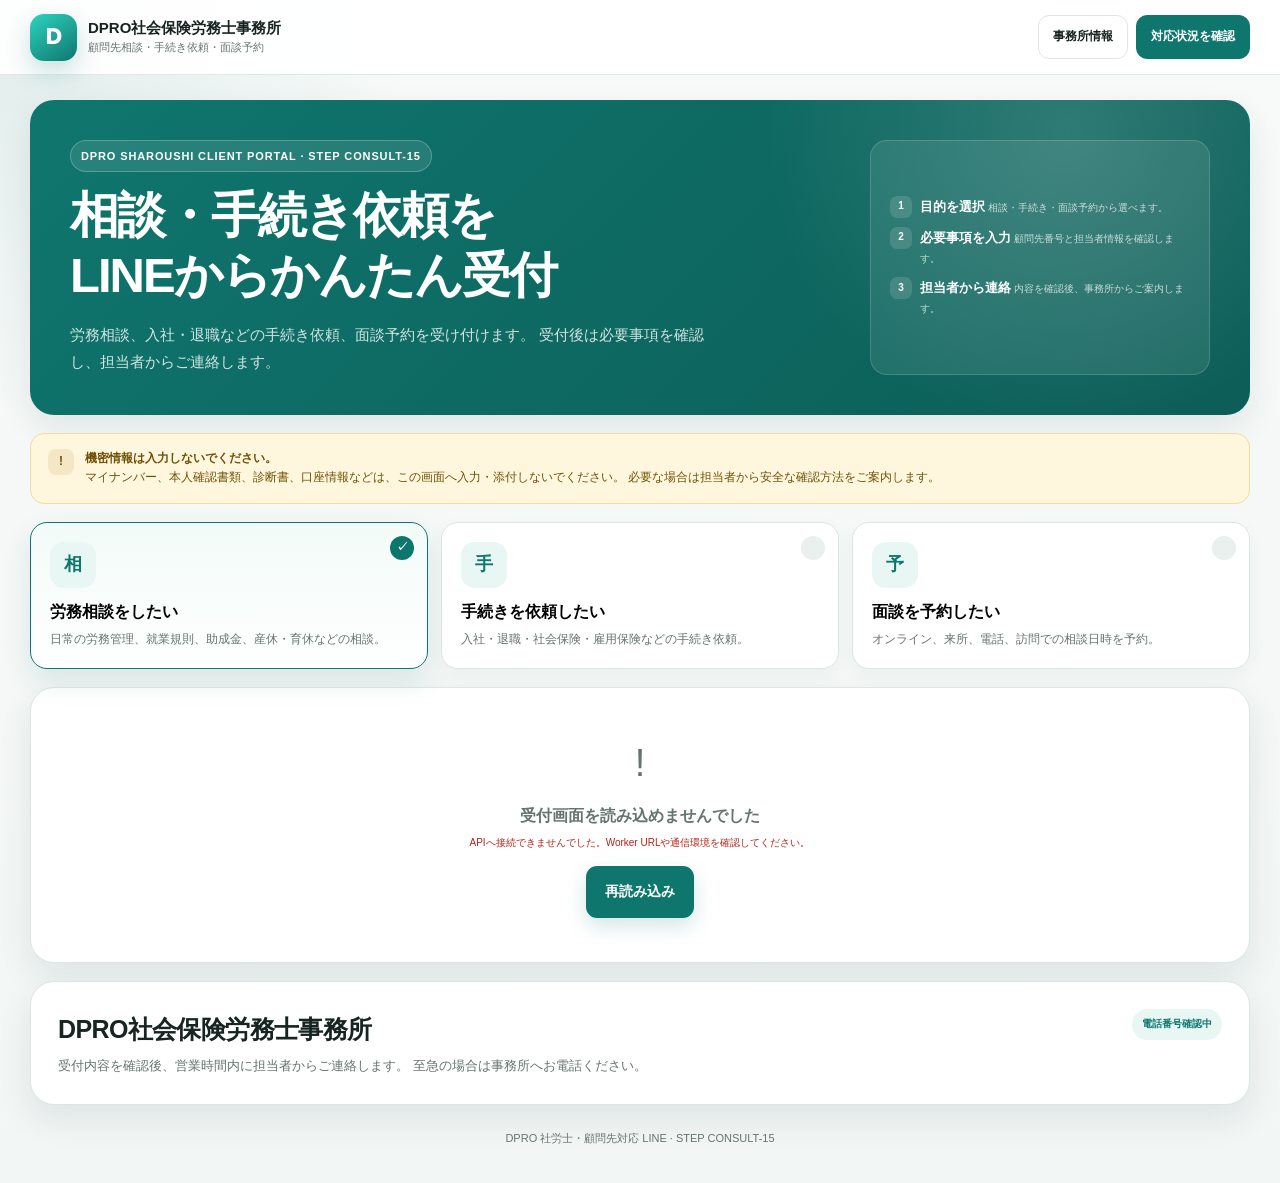
<file: index.html>
<!doctype html>
<html lang="ja">
<head>
  <meta charset="utf-8">
  <meta name="viewport" content="width=device-width, initial-scale=1, viewport-fit=cover">
  <meta name="theme-color" content="#0f766e">
  <meta name="description" content="DPRO社会保険労務士事務所の顧問先向け、労務相談・手続き依頼・面談予約受付画面です。">
  <title>DPRO 社労士・顧問先対応 LINE｜相談・手続き受付</title>
  <style>
    :root {
      color-scheme: light;
      --bg: #f3f7f7;
      --surface: #ffffff;
      --surface-soft: #f7faf9;
      --text: #172421;
      --muted: #66736f;
      --line: #dce7e4;
      --primary: #0f766e;
      --primary-dark: #0b5f58;
      --primary-soft: #e8f7f3;
      --accent: #2563eb;
      --accent-soft: #edf4ff;
      --success: #13795b;
      --success-soft: #e8f7f0;
      --warning: #a16207;
      --warning-soft: #fff7dd;
      --danger: #b42318;
      --danger-soft: #fff0ee;
      --shadow: 0 14px 34px rgba(15, 59, 54, .09);
      --radius-xl: 24px;
      --radius-lg: 18px;
      --radius-md: 13px;
      --content: 1080px;
    }

    * {
      box-sizing: border-box;
    }

    html {
      scroll-behavior: smooth;
    }

    body {
      margin: 0;
      min-width: 320px;
      background:
        radial-gradient(circle at top left, rgba(15, 118, 110, .10), transparent 26rem),
        linear-gradient(#f7faf9, #f2f6f5);
      color: var(--text);
      font-family:
        -apple-system, BlinkMacSystemFont, "Segoe UI", "Noto Sans JP",
        "Hiragino Kaku Gothic ProN", "Yu Gothic", Meiryo, sans-serif;
      line-height: 1.65;
    }

    button,
    input,
    select,
    textarea {
      font: inherit;
    }

    button,
    a,
    label {
      -webkit-tap-highlight-color: transparent;
    }

    a {
      color: inherit;
    }

    [hidden] {
      display: none !important;
    }

    .app {
      min-height: 100vh;
      padding-bottom: calc(36px + env(safe-area-inset-bottom));
    }

    .topbar {
      position: sticky;
      top: 0;
      z-index: 30;
      border-bottom: 1px solid rgba(220, 231, 228, .9);
      background: rgba(255, 255, 255, .92);
      backdrop-filter: blur(12px);
    }

    .topbar-inner {
      display: flex;
      align-items: center;
      justify-content: space-between;
      gap: 16px;
      width: min(var(--content), calc(100% - 28px));
      min-height: 66px;
      margin: 0 auto;
    }

    .brand {
      display: flex;
      align-items: center;
      gap: 11px;
      min-width: 0;
      text-decoration: none;
    }

    .brand-mark {
      display: grid;
      place-items: center;
      width: 42px;
      height: 42px;
      flex: 0 0 auto;
      border-radius: 14px;
      background: linear-gradient(145deg, #2dd4bf, #0f766e);
      color: #ffffff;
      box-shadow: 0 10px 24px rgba(15, 118, 110, .22);
      font-size: 19px;
      font-weight: 950;
    }

    .brand-copy {
      min-width: 0;
    }

    .brand-copy strong {
      display: block;
      overflow: hidden;
      font-size: 13px;
      line-height: 1.35;
      text-overflow: ellipsis;
      white-space: nowrap;
    }

    .brand-copy span {
      display: block;
      color: var(--muted);
      font-size: 10px;
    }

    .top-actions {
      display: flex;
      align-items: center;
      gap: 8px;
    }

    .top-link {
      display: inline-flex;
      align-items: center;
      gap: 7px;
      min-height: 38px;
      padding: 8px 12px;
      border: 1px solid var(--line);
      border-radius: 11px;
      background: #ffffff;
      color: var(--text);
      text-decoration: none;
      font-size: 11px;
      font-weight: 850;
    }

    .top-link.primary {
      border-color: var(--primary);
      background: var(--primary);
      color: #ffffff;
    }

    .hero {
      width: min(var(--content), calc(100% - 28px));
      margin: 22px auto 0;
      overflow: hidden;
      border-radius: var(--radius-xl);
      background:
        radial-gradient(circle at 85% 10%, rgba(255,255,255,.14), transparent 19rem),
        linear-gradient(135deg, #0f766e, #0c5d57);
      color: #ffffff;
      box-shadow: var(--shadow);
    }

    .hero-inner {
      display: grid;
      grid-template-columns: minmax(0, 1fr) 300px;
      gap: 26px;
      padding: 34px;
    }

    .hero-eyebrow {
      display: inline-flex;
      align-items: center;
      gap: 7px;
      margin-bottom: 14px;
      padding: 6px 10px;
      border: 1px solid rgba(255,255,255,.23);
      border-radius: 999px;
      background: rgba(255,255,255,.1);
      font-size: 10px;
      font-weight: 850;
      letter-spacing: .08em;
    }

    .hero h1 {
      margin: 0;
      font-size: clamp(27px, 4vw, 43px);
      line-height: 1.22;
      letter-spacing: -.04em;
    }

    .hero p {
      max-width: 650px;
      margin: 15px 0 0;
      color: rgba(255,255,255,.82);
      font-size: 13px;
    }

    .hero-note {
      align-self: stretch;
      display: grid;
      gap: 9px;
      align-content: center;
      padding: 18px;
      border: 1px solid rgba(255,255,255,.16);
      border-radius: 17px;
      background: rgba(255,255,255,.09);
    }

    .hero-note strong {
      font-size: 13px;
    }

    .hero-note span {
      color: rgba(255,255,255,.74);
      font-size: 10px;
    }

    .hero-note-item {
      display: flex;
      align-items: flex-start;
      gap: 8px;
    }

    .hero-note-dot {
      display: grid;
      place-items: center;
      width: 22px;
      height: 22px;
      flex: 0 0 auto;
      border-radius: 7px;
      background: rgba(255,255,255,.13);
      font-size: 10px;
      font-weight: 900;
    }

    .content {
      width: min(var(--content), calc(100% - 28px));
      margin: 18px auto 0;
    }

    .notice {
      display: flex;
      align-items: flex-start;
      gap: 11px;
      padding: 14px 16px;
      border: 1px solid #efdca1;
      border-radius: 14px;
      background: var(--warning-soft);
      color: #705007;
      font-size: 11px;
    }

    .notice-icon {
      display: grid;
      place-items: center;
      width: 26px;
      height: 26px;
      flex: 0 0 auto;
      border-radius: 8px;
      background: rgba(161,98,7,.11);
      font-weight: 900;
    }

    .purpose-grid {
      display: grid;
      grid-template-columns: repeat(3, minmax(0, 1fr));
      gap: 12px;
      margin-top: 18px;
    }

    .purpose-card {
      position: relative;
      min-width: 0;
      padding: 20px;
      border: 1px solid var(--line);
      border-radius: 17px;
      background: var(--surface);
      box-shadow: 0 6px 18px rgba(15, 59, 54, .045);
      cursor: pointer;
      text-align: left;
      transition: transform .16s ease, border-color .16s ease, box-shadow .16s ease;
    }

    .purpose-card:hover,
    .purpose-card:focus-visible {
      transform: translateY(-2px);
      border-color: #9ecdc4;
      box-shadow: 0 12px 26px rgba(15, 59, 54, .09);
      outline: none;
    }

    .purpose-card.active {
      border-color: var(--primary);
      background: linear-gradient(180deg, #f2fbf8, #ffffff);
      box-shadow: 0 12px 28px rgba(15,118,110,.12);
    }

    .purpose-icon {
      display: grid;
      place-items: center;
      width: 44px;
      height: 44px;
      border-radius: 14px;
      background: var(--primary-soft);
      color: var(--primary);
      font-size: 19px;
      font-weight: 900;
    }

    .purpose-card h2 {
      margin: 13px 0 5px;
      font-size: 16px;
      line-height: 1.4;
    }

    .purpose-card p {
      margin: 0;
      color: var(--muted);
      font-size: 10px;
    }

    .purpose-check {
      position: absolute;
      top: 13px;
      right: 13px;
      display: grid;
      place-items: center;
      width: 24px;
      height: 24px;
      border-radius: 50%;
      background: #eaf0ee;
      color: transparent;
      font-size: 12px;
      font-weight: 900;
    }

    .purpose-card.active .purpose-check {
      background: var(--primary);
      color: #ffffff;
    }

    .panel {
      margin-top: 18px;
      padding: 24px;
      border: 1px solid var(--line);
      border-radius: var(--radius-xl);
      background: var(--surface);
      box-shadow: var(--shadow);
    }

    .panel-header {
      display: flex;
      align-items: flex-start;
      justify-content: space-between;
      gap: 16px;
      margin-bottom: 20px;
    }

    .panel-header h2 {
      margin: 0;
      font-size: 21px;
      letter-spacing: -.025em;
    }

    .panel-header p {
      margin: 5px 0 0;
      color: var(--muted);
      font-size: 11px;
    }

    .step-badge {
      display: inline-flex;
      align-items: center;
      gap: 7px;
      flex: 0 0 auto;
      padding: 7px 10px;
      border-radius: 999px;
      background: var(--primary-soft);
      color: var(--primary);
      font-size: 10px;
      font-weight: 900;
    }

    .section {
      padding: 19px 0 4px;
      border-top: 1px solid #edf2f0;
    }

    .section:first-of-type {
      padding-top: 0;
      border-top: 0;
    }

    .section-title {
      display: flex;
      align-items: center;
      gap: 9px;
      margin-bottom: 13px;
    }

    .section-number {
      display: grid;
      place-items: center;
      width: 29px;
      height: 29px;
      flex: 0 0 auto;
      border-radius: 10px;
      background: var(--primary);
      color: #ffffff;
      font-size: 11px;
      font-weight: 900;
    }

    .section-title h3 {
      margin: 0;
      font-size: 15px;
    }

    .section-title span {
      display: block;
      color: var(--muted);
      font-size: 10px;
    }

    .form-grid {
      display: grid;
      grid-template-columns: repeat(2, minmax(0, 1fr));
      gap: 14px;
    }

    .form-grid.cols-3 {
      grid-template-columns: repeat(3, minmax(0, 1fr));
    }

    .field {
      min-width: 0;
    }

    .field.full {
      grid-column: 1 / -1;
    }

    .label {
      display: flex;
      align-items: center;
      gap: 7px;
      margin-bottom: 6px;
      font-size: 11px;
      font-weight: 850;
    }

    .required {
      padding: 2px 5px;
      border-radius: 5px;
      background: var(--danger-soft);
      color: var(--danger);
      font-size: 8px;
      font-weight: 900;
    }

    .optional {
      color: var(--muted);
      font-size: 9px;
      font-weight: 700;
    }

    .input,
    .select,
    .textarea {
      width: 100%;
      border: 1px solid #cddbd7;
      border-radius: 11px;
      background: #ffffff;
      color: var(--text);
      outline: none;
      transition: border-color .15s ease, box-shadow .15s ease;
    }

    .input,
    .select {
      min-height: 45px;
      padding: 10px 12px;
    }

    .textarea {
      min-height: 120px;
      padding: 11px 12px;
      resize: vertical;
    }

    .input:focus,
    .select:focus,
    .textarea:focus {
      border-color: var(--primary);
      box-shadow: 0 0 0 3px rgba(15,118,110,.11);
    }

    .input[readonly] {
      background: #f6f8f7;
      color: var(--muted);
    }

    .help {
      margin-top: 5px;
      color: var(--muted);
      font-size: 9px;
    }

    .quick-demo {
      display: flex;
      flex-wrap: wrap;
      align-items: center;
      gap: 8px;
      margin-bottom: 13px;
      padding: 12px;
      border: 1px dashed #a9cfc7;
      border-radius: 12px;
      background: #f5fbf9;
    }

    .quick-demo strong {
      margin-right: 2px;
      font-size: 10px;
    }

    .quick-btn {
      min-height: 34px;
      padding: 7px 10px;
      border: 1px solid #b9d7d1;
      border-radius: 9px;
      background: #ffffff;
      color: var(--primary-dark);
      cursor: pointer;
      font-size: 9px;
      font-weight: 850;
    }

    .quick-btn:hover {
      border-color: var(--primary);
    }

    .choice-grid {
      display: grid;
      grid-template-columns: repeat(3, minmax(0, 1fr));
      gap: 9px;
    }

    .choice-item {
      position: relative;
    }

    .choice-item input {
      position: absolute;
      opacity: 0;
      pointer-events: none;
    }

    .choice-item label {
      display: flex;
      align-items: center;
      justify-content: center;
      min-height: 46px;
      padding: 9px 10px;
      border: 1px solid #d4e0dd;
      border-radius: 11px;
      background: #ffffff;
      color: var(--text);
      cursor: pointer;
      font-size: 10px;
      font-weight: 800;
      text-align: center;
      transition: .15s ease;
    }

    .choice-item input:checked + label {
      border-color: var(--primary);
      background: var(--primary-soft);
      color: var(--primary-dark);
      box-shadow: inset 0 0 0 1px var(--primary);
    }

    .choice-item input:focus-visible + label {
      outline: 3px solid rgba(37,99,235,.17);
      outline-offset: 2px;
    }

    .document-box {
      margin-top: 12px;
      padding: 15px;
      border: 1px solid #cfe4df;
      border-radius: 13px;
      background: #f5fbf9;
    }

    .document-box h4 {
      margin: 0 0 5px;
      font-size: 12px;
    }

    .document-box p {
      margin: 0;
      color: var(--muted);
      font-size: 9px;
    }

    .document-list {
      display: grid;
      gap: 7px;
      margin: 12px 0 0;
      padding: 0;
      list-style: none;
    }

    .document-list li {
      display: flex;
      align-items: flex-start;
      gap: 8px;
      padding: 9px 10px;
      border: 1px solid #dfebe8;
      border-radius: 10px;
      background: #ffffff;
      font-size: 10px;
    }

    .document-list li::before {
      content: "✓";
      display: grid;
      place-items: center;
      width: 20px;
      height: 20px;
      flex: 0 0 auto;
      border-radius: 7px;
      background: var(--primary-soft);
      color: var(--primary);
      font-size: 10px;
      font-weight: 900;
    }

    .slot-status {
      margin-top: 9px;
      color: var(--muted);
      font-size: 10px;
      font-weight: 750;
    }

    .slot-grid {
      display: grid;
      grid-template-columns: repeat(4, minmax(0, 1fr));
      gap: 8px;
      margin-top: 10px;
    }

    .slot-btn {
      min-height: 42px;
      padding: 8px;
      border: 1px solid #d4e0dd;
      border-radius: 10px;
      background: #ffffff;
      cursor: pointer;
      font-size: 10px;
      font-weight: 850;
    }

    .slot-btn:hover {
      border-color: var(--primary);
      color: var(--primary);
    }

    .slot-btn.active {
      border-color: var(--primary);
      background: var(--primary);
      color: #ffffff;
      box-shadow: 0 7px 16px rgba(15,118,110,.18);
    }

    .agreement {
      display: flex;
      align-items: flex-start;
      gap: 10px;
      margin-top: 16px;
      padding: 14px;
      border: 1px solid var(--line);
      border-radius: 12px;
      background: var(--surface-soft);
    }

    .agreement input {
      width: 18px;
      height: 18px;
      flex: 0 0 auto;
      margin-top: 2px;
      accent-color: var(--primary);
    }

    .agreement label {
      font-size: 10px;
    }

    .agreement strong {
      display: block;
      margin-bottom: 2px;
      font-size: 11px;
    }

    .action-bar {
      position: sticky;
      bottom: 12px;
      z-index: 20;
      display: flex;
      align-items: center;
      justify-content: space-between;
      gap: 14px;
      margin-top: 20px;
      padding: 13px;
      border: 1px solid rgba(220,231,228,.95);
      border-radius: 16px;
      background: rgba(255,255,255,.93);
      box-shadow: 0 12px 30px rgba(15,59,54,.12);
      backdrop-filter: blur(12px);
    }

    .action-copy strong {
      display: block;
      font-size: 12px;
    }

    .action-copy span {
      color: var(--muted);
      font-size: 9px;
    }

    .btn {
      display: inline-flex;
      align-items: center;
      justify-content: center;
      gap: 8px;
      min-height: 45px;
      padding: 10px 16px;
      border: 1px solid transparent;
      border-radius: 11px;
      cursor: pointer;
      text-decoration: none;
      font-size: 11px;
      font-weight: 900;
      transition: transform .14s ease, background .14s ease, opacity .14s ease;
    }

    .btn:hover:not(:disabled) {
      transform: translateY(-1px);
    }

    .btn:disabled {
      opacity: .56;
      cursor: not-allowed;
    }

    .btn-primary {
      background: var(--primary);
      color: #ffffff;
      box-shadow: 0 8px 20px rgba(15,118,110,.18);
    }

    .btn-primary:hover:not(:disabled) {
      background: var(--primary-dark);
    }

    .btn-light {
      border-color: var(--line);
      background: #ffffff;
      color: var(--text);
    }

    .btn-accent {
      background: var(--accent);
      color: #ffffff;
    }

    .error-box {
      margin-top: 14px;
      padding: 13px 14px;
      border: 1px solid #f1bcb6;
      border-radius: 12px;
      background: var(--danger-soft);
      color: var(--danger);
      font-size: 10px;
      font-weight: 750;
    }

    .loading-panel {
      display: grid;
      place-items: center;
      min-height: 220px;
      color: var(--muted);
      text-align: center;
    }

    .spinner {
      width: 36px;
      height: 36px;
      margin: 0 auto 12px;
      border: 4px solid #dfeae7;
      border-top-color: var(--primary);
      border-radius: 50%;
      animation: spin .85s linear infinite;
    }

    @keyframes spin {
      to { transform: rotate(360deg); }
    }

    .success-panel {
      overflow: hidden;
      margin-top: 18px;
      border: 1px solid #a7dacd;
      border-radius: var(--radius-xl);
      background: #ffffff;
      box-shadow: var(--shadow);
    }

    .success-head {
      padding: 26px;
      background: linear-gradient(135deg, #ecfaf6, #ffffff);
      text-align: center;
    }

    .success-mark {
      display: grid;
      place-items: center;
      width: 62px;
      height: 62px;
      margin: 0 auto 12px;
      border-radius: 20px;
      background: var(--success);
      color: #ffffff;
      box-shadow: 0 12px 28px rgba(19,121,91,.22);
      font-size: 27px;
      font-weight: 950;
    }

    .success-head h2 {
      margin: 0;
      font-size: 23px;
    }

    .success-head p {
      margin: 7px 0 0;
      color: var(--muted);
      font-size: 11px;
    }

    .success-body {
      padding: 22px;
    }

    .summary-grid {
      display: grid;
      grid-template-columns: repeat(2, minmax(0, 1fr));
      gap: 10px;
    }

    .summary-item {
      padding: 12px;
      border: 1px solid #e0eae7;
      border-radius: 11px;
      background: var(--surface-soft);
    }

    .summary-item span {
      display: block;
      color: var(--muted);
      font-size: 9px;
      font-weight: 750;
    }

    .summary-item strong {
      display: block;
      overflow-wrap: anywhere;
      margin-top: 3px;
      font-size: 11px;
    }

    .message-preview {
      margin-top: 14px;
      padding: 14px;
      border: 1px solid #dfe8e6;
      border-radius: 12px;
      background: #f8faf9;
    }

    .message-preview-header {
      display: flex;
      align-items: center;
      justify-content: space-between;
      gap: 10px;
      margin-bottom: 8px;
    }

    .message-preview-header strong {
      font-size: 11px;
    }

    .message-preview pre {
      margin: 0;
      white-space: pre-wrap;
      word-break: break-word;
      font: inherit;
      color: #34423f;
      font-size: 10px;
      line-height: 1.8;
    }

    .success-actions {
      display: flex;
      flex-wrap: wrap;
      gap: 9px;
      margin-top: 15px;
    }

    .footer {
      width: min(var(--content), calc(100% - 28px));
      margin: 24px auto 0;
      color: var(--muted);
      font-size: 9px;
      text-align: center;
    }

    @media (max-width: 800px) {
      .hero-inner {
        grid-template-columns: 1fr;
      }

      .hero-note {
        grid-template-columns: repeat(3, minmax(0, 1fr));
      }

      .purpose-grid {
        grid-template-columns: 1fr;
      }

      .purpose-card {
        display: grid;
        grid-template-columns: 44px minmax(0, 1fr);
        column-gap: 12px;
        align-items: center;
      }

      .purpose-card h2 {
        margin: 0 0 4px;
      }

      .purpose-card p {
        grid-column: 2;
      }

      .form-grid.cols-3 {
        grid-template-columns: 1fr 1fr;
      }

      .choice-grid {
        grid-template-columns: repeat(2, minmax(0, 1fr));
      }

      .slot-grid {
        grid-template-columns: repeat(3, minmax(0, 1fr));
      }
    }

    @media (max-width: 560px) {
      .topbar-inner {
        min-height: 60px;
      }

      .brand-copy span {
        display: none;
      }

      .top-link:not(.primary) {
        display: none;
      }

      .hero {
        margin-top: 12px;
      }

      .hero-inner {
        padding: 23px;
      }

      .hero-note {
        grid-template-columns: 1fr;
      }

      .content,
      .hero,
      .footer {
        width: min(100% - 20px, var(--content));
      }

      .panel {
        padding: 18px 15px;
        border-radius: 18px;
      }

      .panel-header {
        display: block;
      }

      .step-badge {
        margin-top: 8px;
      }

      .form-grid,
      .form-grid.cols-3 {
        grid-template-columns: 1fr;
      }

      .choice-grid {
        grid-template-columns: 1fr 1fr;
      }

      .slot-grid {
        grid-template-columns: repeat(2, minmax(0, 1fr));
      }

      .action-bar {
        display: block;
        bottom: 8px;
      }

      .action-copy {
        margin-bottom: 9px;
      }

      .action-bar .btn {
        width: 100%;
      }

      .summary-grid {
        grid-template-columns: 1fr;
      }

      .success-actions .btn {
        flex: 1 1 100%;
      }
    }
  
    /* =========================================================
       STEP CONSULT-15
       全画面視認性統一：顧問先受付トップ
       ========================================================= */

    :root {
      --content: 1220px;
    }

    body {
      font-size: 16px;
    }

    .topbar-inner {
      min-height: 74px;
    }

    .brand-mark {
      width: 47px;
      height: 47px;
      font-size: 22px;
    }

    .brand-copy strong {
      font-size: 15px;
    }

    .brand-copy span {
      font-size: 11px;
    }

    .top-link {
      min-height: 44px;
      padding: 9px 14px;
      font-size: 12px;
    }

    .hero {
      margin-top: 25px;
    }

    .hero-inner {
      grid-template-columns: minmax(0, 1fr) 340px;
      padding: 40px;
    }

    .hero-eyebrow {
      font-size: 11px;
    }

    .hero h1 {
      font-size: clamp(34px, 4vw, 49px);
    }

    .hero p {
      font-size: 15px;
      line-height: 1.8;
    }

    .hero-note {
      padding: 19px;
    }

    .hero-note-item {
      font-size: 12px;
    }

    .notice {
      padding: 15px 17px;
      font-size: 12px;
    }

    .purpose-grid {
      gap: 13px;
    }

    .purpose-card {
      min-height: 140px;
      padding: 19px;
    }

    .purpose-icon {
      width: 46px;
      height: 46px;
      font-size: 18px;
    }

    .purpose-card strong {
      font-size: 17px;
    }

    .purpose-card p {
      font-size: 12px;
      line-height: 1.7;
    }

    .panel {
      padding: 27px;
    }

    .panel-header h2 {
      font-size: 25px;
    }

    .panel-header p {
      font-size: 13px;
    }

    .section {
      margin-top: 24px;
    }

    .section-number {
      width: 35px;
      height: 35px;
      font-size: 14px;
    }

    .section-title strong {
      font-size: 18px;
    }

    .section-title span {
      font-size: 11px;
    }

    .quick-demo {
      padding: 15px;
    }

    .quick-demo strong {
      font-size: 12px;
    }

    .quick-btn {
      min-height: 40px;
      font-size: 11px;
    }

    .label {
      font-size: 13px;
    }

    .help {
      font-size: 11px;
      line-height: 1.7;
    }

    .input,
    .select {
      min-height: 54px;
      padding: 11px 14px;
      font-size: 16px;
    }

    .textarea {
      min-height: 145px;
      padding: 13px 14px;
      font-size: 16px;
      line-height: 1.8;
    }

    .choice-item {
      min-height: 54px;
      font-size: 13px;
    }

    .document-box {
      padding: 17px;
    }

    .document-list {
      font-size: 12px;
    }

    .agreement {
      padding: 17px;
      font-size: 12px;
      line-height: 1.75;
    }

    .action-bar {
      padding: 18px;
    }

    .action-copy strong {
      font-size: 15px;
    }

    .action-copy span {
      font-size: 11px;
    }

    .btn {
      min-height: 52px;
      padding: 11px 18px;
      font-size: 14px;
    }

    .footer {
      font-size: 11px;
    }

    @media (max-width: 760px) {
      :root {
        --content: 100%;
      }

      body {
        font-size: 16px;
      }

      .hero-inner {
        padding: 25px 20px;
      }

      .hero h1 {
        font-size: 31px;
      }

      .hero p {
        font-size: 14px;
      }

      .panel {
        padding: 21px 16px;
      }

      .panel-header h2 {
        font-size: 22px;
      }

      .purpose-card strong {
        font-size: 16px;
      }

      .input,
      .select,
      .textarea {
        font-size: 16px;
      }
    }

  

    /* =========================================================
       STEP CONSULT-15
       スマホ表示：ヒーロー2列崩れ修正
       ========================================================= */

    @media (max-width: 800px) {
      .hero-inner {
        grid-template-columns: minmax(0, 1fr);
        gap: 18px;
      }

      .hero-inner > * {
        min-width: 0;
      }

      .hero h1,
      .hero p,
      .hero-note strong,
      .hero-note span {
        word-break: normal;
        overflow-wrap: anywhere;
      }

      .hero-note {
        width: 100%;
        min-width: 0;
        grid-template-columns: repeat(3, minmax(0, 1fr));
      }
    }

    @media (max-width: 560px) {
      .hero-inner {
        padding: 24px 19px;
      }

      .hero h1 {
        font-size: 30px;
        line-height: 1.28;
      }

      .hero-note {
        grid-template-columns: minmax(0, 1fr);
      }
    }

  </style>
</head>
<body>
  <div class="app">
    <header class="topbar">
      <div class="topbar-inner">
        <a class="brand" href="./index.html">
          <div class="brand-mark">D</div>
          <div class="brand-copy">
            <strong id="brand-office-name">DPRO社会保険労務士事務所</strong>
            <span>顧問先相談・手続き依頼・面談予約</span>
          </div>
        </a>

        <div class="top-actions">
          <a class="top-link" id="contact-office-link" href="#contact-info">事務所情報</a>
          <a class="top-link primary" id="member-link" href="./member.html">対応状況を確認</a>
        </div>
      </div>
    </header>

    <section class="hero">
      <div class="hero-inner">
        <div>
          <div class="hero-eyebrow">DPRO SHAROUSHI CLIENT PORTAL · STEP CONSULT-15</div>
          <h1>相談・手続き依頼を<br>LINEからかんたん受付</h1>
          <p>
            労務相談、入社・退職などの手続き依頼、面談予約を受け付けます。
            受付後は必要事項を確認し、担当者からご連絡します。
          </p>
        </div>

        <div class="hero-note">
          <div class="hero-note-item">
            <div class="hero-note-dot">1</div>
            <div>
              <strong>目的を選択</strong>
              <span>相談・手続き・面談予約から選べます。</span>
            </div>
          </div>
          <div class="hero-note-item">
            <div class="hero-note-dot">2</div>
            <div>
              <strong>必要事項を入力</strong>
              <span>顧問先番号と担当者情報を確認します。</span>
            </div>
          </div>
          <div class="hero-note-item">
            <div class="hero-note-dot">3</div>
            <div>
              <strong>担当者から連絡</strong>
              <span>内容を確認後、事務所からご案内します。</span>
            </div>
          </div>
        </div>
      </div>
    </section>

    <main class="content">
      <div class="notice" id="privacy-notice">
        <div class="notice-icon">!</div>
        <div>
          <strong>機密情報は入力しないでください。</strong><br>
          マイナンバー、本人確認書類、診断書、口座情報などは、この画面へ入力・添付しないでください。
          必要な場合は担当者から安全な確認方法をご案内します。
        </div>
      </div>

      <section class="purpose-grid" aria-label="受付内容を選択">
        <button class="purpose-card active" type="button" data-purpose="consultation">
          <span class="purpose-check">✓</span>
          <span class="purpose-icon">相</span>
          <h2>労務相談をしたい</h2>
          <p>日常の労務管理、就業規則、助成金、産休・育休などの相談。</p>
        </button>

        <button class="purpose-card" type="button" data-purpose="procedure">
          <span class="purpose-check">✓</span>
          <span class="purpose-icon">手</span>
          <h2>手続きを依頼したい</h2>
          <p>入社・退職・社会保険・雇用保険などの手続き依頼。</p>
        </button>

        <button class="purpose-card" type="button" data-purpose="appointment">
          <span class="purpose-check">✓</span>
          <span class="purpose-icon">予</span>
          <h2>面談を予約したい</h2>
          <p>オンライン、来所、電話、訪問での相談日時を予約。</p>
        </button>
      </section>

      <section class="panel" id="main-panel">
        <div id="loading-panel" class="loading-panel">
          <div>
            <div class="spinner"></div>
            <strong>受付画面を準備しています</strong>
            <div style="margin-top:5px;font-size:10px">事務所設定を読み込んでいます。</div>
          </div>
        </div>

        <form id="request-form" hidden novalidate>
          <div class="panel-header">
            <div>
              <h2 id="form-title">労務相談受付</h2>
              <p id="form-description">相談内容を事前にお知らせください。</p>
            </div>
            <div class="step-badge" id="form-purpose-badge">労務相談</div>
          </div>

          <section class="section">
            <div class="section-title">
              <div class="section-number">1</div>
              <div>
                <h3>顧問先・ご担当者情報</h3>
                <span>顧問先番号と連絡先を入力してください。</span>
              </div>
            </div>

            <div class="quick-demo">
              <strong>営業デモ入力：</strong>
              <button class="quick-btn" type="button" data-demo-company="1">株式会社サンプル建設</button>
              <button class="quick-btn" type="button" data-demo-company="2">DPRO美容室</button>
              <button class="quick-btn" type="button" data-demo-company="3">山田商事株式会社</button>
              <button class="quick-btn" type="button" id="clear-identity-btn">入力を消去</button>
            </div>

            <div class="form-grid cols-3">
              <div class="field">
                <label class="label" for="company-code">
                  顧問先番号 <span class="required">必須</span>
                </label>
                <input class="input" id="company-code" name="company_code" autocomplete="organization" placeholder="例：SR-COMPANY-001" required>
                <div class="help">事務所から案内された顧問先番号です。</div>
              </div>

              <div class="field">
                <label class="label" for="contact-name">
                  ご担当者氏名 <span class="required">必須</span>
                </label>
                <input class="input" id="contact-name" name="contact_name" autocomplete="name" placeholder="例：佐藤 太郎" required>
              </div>

              <div class="field">
                <label class="label" for="contact-phone">
                  電話番号 <span class="required">必須</span>
                </label>
                <input class="input" id="contact-phone" name="phone" type="tel" inputmode="tel" autocomplete="tel" placeholder="例：090-9999-1111" required>
                <div class="help">ハイフンあり・なし、全角でも入力できます。</div>
              </div>

              <div class="field">
                <label class="label" for="department">
                  部署 <span class="optional">任意</span>
                </label>
                <input class="input" id="department" name="department" autocomplete="organization-title" placeholder="例：総務部">
              </div>

              <div class="field">
                <label class="label" for="position-name">
                  役職 <span class="optional">任意</span>
                </label>
                <input class="input" id="position-name" name="position_name" placeholder="例：総務課長">
              </div>

              <div class="field">
                <label class="label" for="contact-email">
                  メールアドレス <span class="optional">任意</span>
                </label>
                <input class="input" id="contact-email" name="email" type="email" autocomplete="email" placeholder="example@company.jp">
              </div>
            </div>
          </section>

          <section class="section" id="consultation-section">
            <div class="section-title">
              <div class="section-number">2</div>
              <div>
                <h3>相談内容</h3>
                <span>現在の状況と相談したい内容を入力してください。</span>
              </div>
            </div>

            <div class="form-grid">
              <div class="field">
                <label class="label" for="consultation-category">
                  相談分類 <span class="required">必須</span>
                </label>
                <select class="select" id="consultation-category" name="category_code" required>
                  <option value="">読み込み中...</option>
                </select>
              </div>

              <div class="field">
                <label class="label" for="urgency">
                  緊急度 <span class="required">必須</span>
                </label>
                <select class="select" id="urgency" name="urgency">
                  <option value="normal">通常</option>
                  <option value="high">早めに確認してほしい</option>
                  <option value="urgent">至急</option>
                  <option value="low">急ぎではない</option>
                </select>
              </div>

              <div class="field">
                <label class="label" for="preferred-response-date">
                  希望回答日 <span class="optional">任意</span>
                </label>
                <input class="input" id="preferred-response-date" name="preferred_response_date" type="date">
              </div>

              <div class="field">
                <label class="label">希望連絡方法</label>
                <div class="choice-grid">
                  <div class="choice-item">
                    <input id="contact-line" type="radio" name="preferred_contact_method" value="line" checked>
                    <label for="contact-line">LINE</label>
                  </div>
                  <div class="choice-item">
                    <input id="contact-phone-method" type="radio" name="preferred_contact_method" value="phone">
                    <label for="contact-phone-method">電話</label>
                  </div>
                  <div class="choice-item">
                    <input id="contact-meeting" type="radio" name="preferred_contact_method" value="meeting">
                    <label for="contact-meeting">面談</label>
                  </div>
                </div>
              </div>

              <div class="field full">
                <label class="label" for="consultation-title">
                  相談タイトル <span class="required">必須</span>
                </label>
                <input class="input" id="consultation-title" name="consultation_title" placeholder="例：就業規則の見直しについて" required>
              </div>

              <div class="field full">
                <label class="label" for="consultation-details">
                  相談内容 <span class="required">必須</span>
                </label>
                <textarea class="textarea" id="consultation-details" name="consultation_details" placeholder="現在の状況、確認したいこと、希望する対応時期などをご入力ください。" required></textarea>
              </div>
            </div>
          </section>

          <section class="section" id="procedure-section" hidden>
            <div class="section-title">
              <div class="section-number">2</div>
              <div>
                <h3>手続き依頼内容</h3>
                <span>手続き種別と対象者の基本情報を入力してください。</span>
              </div>
            </div>

            <div class="form-grid cols-3">
              <div class="field">
                <label class="label" for="procedure-type">
                  手続き種別 <span class="required">必須</span>
                </label>
                <select class="select" id="procedure-type" name="procedure_code">
                  <option value="">読み込み中...</option>
                </select>
              </div>

              <div class="field">
                <label class="label" for="employee-name">
                  対象者氏名 <span class="required">必須</span>
                </label>
                <input class="input" id="employee-name" name="employee_name" placeholder="例：鈴木 健">
              </div>

              <div class="field">
                <label class="label" for="employment-type">
                  雇用区分 <span class="optional">任意</span>
                </label>
                <select class="select" id="employment-type" name="employment_type">
                  <option value="">選択してください</option>
                  <option value="正社員">正社員</option>
                  <option value="契約社員">契約社員</option>
                  <option value="パート・アルバイト">パート・アルバイト</option>
                  <option value="役員">役員</option>
                  <option value="その他">その他</option>
                </select>
              </div>

              <div class="field">
                <label class="label" for="effective-date">
                  入社日・退職日・変更日 <span class="required">必須</span>
                </label>
                <input class="input" id="effective-date" name="effective_date" type="date">
              </div>

              <div class="field">
                <label class="label" for="client-due-date">
                  希望期限 <span class="optional">任意</span>
                </label>
                <input class="input" id="client-due-date" name="client_requested_due_date" type="date">
              </div>

              <div class="field">
                <label class="label" for="procedure-title">
                  依頼タイトル <span class="optional">自動入力可</span>
                </label>
                <input class="input" id="procedure-title" name="procedure_title" placeholder="例：鈴木 健様 入社手続き">
              </div>

              <div class="field full">
                <label class="label" for="procedure-details">
                  依頼内容・補足 <span class="optional">任意</span>
                </label>
                <textarea class="textarea" id="procedure-details" name="request_details" placeholder="現在分かっている内容、確認してほしいこと、準備できている情報などをご入力ください。"></textarea>
              </div>
            </div>

            <div class="document-box">
              <h4>必要事項の仮案内</h4>
              <p id="document-notice">
                以下は一般的なご案内です。対象者の状況により追加確認が必要になる場合があります。
              </p>
              <ul class="document-list" id="document-preview">
                <li>手続き種別を選択すると、主な確認事項を表示します。</li>
              </ul>
            </div>
          </section>

          <section class="section" id="appointment-section" hidden>
            <div class="section-title">
              <div class="section-number">2</div>
              <div>
                <h3>面談予約内容</h3>
                <span>相談方法、希望日、空き時間を選択してください。</span>
              </div>
            </div>

            <div class="form-grid cols-3">
              <div class="field">
                <label class="label" for="service-id">
                  相談メニュー <span class="required">必須</span>
                </label>
                <select class="select" id="service-id" name="service_id">
                  <option value="">読み込み中...</option>
                </select>
              </div>

              <div class="field">
                <label class="label" for="appointment-staff">
                  担当希望 <span class="optional">任意</span>
                </label>
                <select class="select" id="appointment-staff" name="assigned_staff_id">
                  <option value="">おまかせ</option>
                </select>
              </div>

              <div class="field">
                <label class="label" for="appointment-date">
                  希望日 <span class="required">必須</span>
                </label>
                <input class="input" id="appointment-date" name="appointment_date" type="date">
              </div>

              <div class="field full">
                <label class="label" for="appointment-agenda">
                  相談したい内容 <span class="required">必須</span>
                </label>
                <textarea class="textarea" id="appointment-agenda" name="agenda" placeholder="面談で相談したい内容をご入力ください。"></textarea>
              </div>
            </div>

            <div class="slot-status" id="slot-status">
              相談メニューと希望日を選択すると、空き時間を表示します。
            </div>
            <div class="slot-grid" id="slot-grid"></div>
          </section>

          <section class="section">
            <div class="section-title">
              <div class="section-number">3</div>
              <div>
                <h3>確認・送信</h3>
                <span>入力内容と注意事項をご確認ください。</span>
              </div>
            </div>

            <div class="agreement">
              <input id="privacy-agreement" name="privacy_agreement" type="checkbox" required>
              <label for="privacy-agreement">
                <strong>注意事項を確認しました</strong>
                マイナンバー、本人確認書類、診断書、口座情報などの高度な機密情報は入力していません。
                必要書類の案内は一般的な内容であり、最終確認は担当者が行うことに同意します。
              </label>
            </div>

            <div class="error-box" id="form-error" hidden aria-live="polite"></div>
          </section>

          <div class="action-bar">
            <div class="action-copy">
              <strong id="submit-action-title">労務相談を送信</strong>
              <span>送信後、受付番号と確認文面を表示します。</span>
            </div>
            <button class="btn btn-primary" id="submit-btn" type="submit">相談内容を送信する</button>
          </div>
        </form>
      </section>

      <section class="success-panel" id="success-panel" hidden>
        <div class="success-head">
          <div class="success-mark">✓</div>
          <h2 id="success-title">受付が完了しました</h2>
          <p id="success-description">内容を確認後、担当者からご連絡します。</p>
        </div>

        <div class="success-body">
          <div class="summary-grid" id="success-summary"></div>

          <div class="document-box" id="success-documents" hidden>
            <h4>必要事項・書類の仮案内</h4>
            <p>
              内容により追加の確認が必要になる場合があります。マイナンバー等はこの画面から送らないでください。
            </p>
            <ul class="document-list" id="success-document-list"></ul>
          </div>

          <div class="message-preview">
            <div class="message-preview-header">
              <strong>LINEで確認するための文面</strong>
              <button class="btn btn-light" id="copy-message-btn" type="button">文面をコピー</button>
            </div>
            <pre id="success-message"></pre>
          </div>

          <div class="success-actions">
            <a class="btn btn-accent" id="success-member-link" href="./member.html">対応状況を確認する</a>
            <button class="btn btn-light" id="new-request-btn" type="button">別の受付を行う</button>
            <a class="btn btn-light" id="success-home-link" href="./index.html">トップへ戻る</a>
          </div>
        </div>
      </section>

      <section class="panel" id="contact-info">
        <div class="panel-header" style="margin-bottom:0">
          <div>
            <h2 id="contact-office-name">DPRO社会保険労務士事務所</h2>
            <p>
              受付内容を確認後、営業時間内に担当者からご連絡します。
              至急の場合は事務所へお電話ください。
            </p>
          </div>
          <div class="step-badge" id="office-phone-badge">電話番号確認中</div>
        </div>
      </section>
    </main>

    <footer class="footer">
      DPRO 社労士・顧問先対応 LINE · STEP CONSULT-15
    </footer>
  </div>

  <script src="./config.js?v=CONSULT-4-CONFIG-20260714"></script>
  <script>
    (() => {
      "use strict";

      const state = {
        purpose: "consultation",
        config: null,
        options: null,
        selectedSlot: null,
        availability: null,
        submitting: false,
        lastResult: null,
      };

      const demoCompanies = {
        "1": {
          company_code: "SR-COMPANY-001",
          contact_name: "佐藤 太郎",
          phone: "090-9999-1111",
          department: "総務部",
          position_name: "総務課長",
          email: "sato@sample-kensetsu.example",
        },
        "2": {
          company_code: "SR-COMPANY-002",
          contact_name: "田中 美咲",
          phone: "090-9999-2222",
          department: "本部",
          position_name: "代表",
          email: "tanaka@dpro-salon.example",
        },
        "3": {
          company_code: "SR-COMPANY-003",
          contact_name: "山本 一郎",
          phone: "090-9999-3333",
          department: "人事部",
          position_name: "人事部長",
          email: "yamamoto@yamada-shoji.example",
        },
      };

      const documentGuides = {
        hire: [
          "氏名・ふりがな・生年月日",
          "入社日・雇用区分",
          "所定労働時間・給与などの雇用条件",
          "扶養家族の有無",
          "前職の雇用保険情報の有無",
          "マイナンバーは別途安全な方法で確認します",
        ],
        leave: [
          "氏名・退職日",
          "最終出勤日",
          "退職理由",
          "離職票希望の有無",
          "有給休暇の消化状況",
        ],
        social_insurance_join: [
          "対象者の基本情報",
          "加入予定日",
          "雇用条件",
          "扶養家族の有無",
          "マイナンバーは別途安全な方法で確認します",
        ],
        social_insurance_loss: [
          "対象者の基本情報",
          "資格喪失日",
          "退職・変更理由",
          "保険証等の返却状況",
        ],
        employment_insurance_join: [
          "対象者の基本情報",
          "入社日・雇用条件",
          "前職の雇用保険加入状況",
        ],
        employment_insurance_loss: [
          "対象者の基本情報",
          "退職日・退職理由",
          "離職票希望の有無",
        ],
        dependent_change: [
          "対象者氏名・続柄",
          "扶養開始日または削除日",
          "収入状況",
          "同居・別居の状況",
        ],
        maternity_childcare: [
          "対象者氏名",
          "出産予定日",
          "休業開始予定日",
          "復職予定日",
          "会社の連絡担当者",
        ],
        workers_compensation: [
          "対象者氏名",
          "発生日・発生場所",
          "発生状況",
          "受診状況",
          "詳細な健康情報や診断書はこの画面へ送らないでください",
        ],
        other: [
          "手続きの対象者",
          "基準となる日付",
          "現在分かっている内容",
          "希望する対応期限",
        ],
      };

      const $ = (selector) => document.querySelector(selector);
      const $$ = (selector) => [...document.querySelectorAll(selector)];

      function app() {
        if (!window.DPRO_CONSULT) {
          throw new Error("config.jsを読み込めませんでした。");
        }
        return window.DPRO_CONSULT;
      }

      function showError(message) {
        const box = $("#form-error");
        box.textContent = message;
        box.hidden = false;
        box.scrollIntoView({ behavior: "smooth", block: "center" });
      }

      function clearError() {
        $("#form-error").hidden = true;
        $("#form-error").textContent = "";
      }

      function getFormData() {
        const form = $("#request-form");
        const data = Object.fromEntries(new FormData(form).entries());

        data.company_code = data.company_code?.trim();
        data.contact_name = data.contact_name?.trim();
        data.phone = data.phone?.trim();
        data.department = data.department?.trim() || null;
        data.position_name = data.position_name?.trim() || null;
        data.email = data.email?.trim() || null;
        data.line_user_id =
          app().getQueryParam("line_user_id") ||
          app().getStoredValue(app().STORAGE_KEYS.LINE_USER_ID) ||
          null;

        return data;
      }

      function setPurpose(purpose, options = {}) {
        state.purpose = purpose;
        state.selectedSlot = null;
        state.availability = null;

        $$(".purpose-card").forEach((card) => {
          card.classList.toggle("active", card.dataset.purpose === purpose);
        });

        $("#consultation-section").hidden = purpose !== "consultation";
        $("#procedure-section").hidden = purpose !== "procedure";
        $("#appointment-section").hidden = purpose !== "appointment";

        const texts = {
          consultation: {
            title: "労務相談受付",
            description: "相談内容を事前にお知らせください。",
            badge: "労務相談",
            action: "労務相談を送信",
            button: "相談内容を送信する",
          },
          procedure: {
            title: "手続き依頼受付",
            description: "入社・退職などの手続き内容をお知らせください。",
            badge: "手続き依頼",
            action: "手続き依頼を送信",
            button: "手続き依頼を送信する",
          },
          appointment: {
            title: "面談予約受付",
            description: "相談方法と空き時間を選択してください。",
            badge: "面談予約",
            action: "面談予約を送信",
            button: "面談予約を送信する",
          },
        };

        const text = texts[purpose];
        $("#form-title").textContent = text.title;
        $("#form-description").textContent = text.description;
        $("#form-purpose-badge").textContent = text.badge;
        $("#submit-action-title").textContent = text.action;
        $("#submit-btn").textContent = text.button;

        if (!options.noScroll) {
          $("#main-panel").scrollIntoView({ behavior: "smooth", block: "start" });
        }

        clearError();
      }

      function fillDemoCompany(key) {
        const demo = demoCompanies[key];
        if (!demo) return;

        $("#company-code").value = demo.company_code;
        $("#contact-name").value = demo.contact_name;
        $("#contact-phone").value = demo.phone;
        $("#department").value = demo.department;
        $("#position-name").value = demo.position_name;
        $("#contact-email").value = demo.email;

        app().showToast("営業デモ用の顧問先情報を入力しました。", {
          type: "info",
        });
      }

      function clearIdentity() {
        [
          "#company-code",
          "#contact-name",
          "#contact-phone",
          "#department",
          "#position-name",
          "#contact-email",
        ].forEach((selector) => {
          $(selector).value = "";
        });

        app().showToast("顧問先情報を消去しました。", { type: "warning" });
      }

      function renderOptions() {
        const consultationSelect = $("#consultation-category");
        consultationSelect.innerHTML = `
          <option value="">相談分類を選択してください</option>
          ${(state.options.consultation_categories || [])
            .map(
              (item) =>
                `<option value="${app().escapeHtml(item.category_code)}">${app().escapeHtml(item.category_name)}</option>`
            )
            .join("")}
        `;

        const procedureSelect = $("#procedure-type");
        procedureSelect.innerHTML = `
          <option value="">手続き種別を選択してください</option>
          ${(state.options.procedure_types || [])
            .map(
              (item) =>
                `<option value="${app().escapeHtml(item.procedure_code)}">${app().escapeHtml(item.procedure_name)}</option>`
            )
            .join("")}
        `;

        const serviceSelect = $("#service-id");
        serviceSelect.innerHTML = `
          <option value="">相談メニューを選択してください</option>
          ${(state.options.services || [])
            .map(
              (item) =>
                `<option value="${app().escapeHtml(item.id)}" data-method="${app().escapeHtml(item.consultation_method)}">${app().escapeHtml(item.service_name)}</option>`
            )
            .join("")}
        `;

        const staffSelect = $("#appointment-staff");
        staffSelect.innerHTML = `
          <option value="">おまかせ</option>
          ${(state.options.staff || [])
            .map(
              (item) =>
                `<option value="${app().escapeHtml(item.id)}">${app().escapeHtml(item.staff_name)}</option>`
            )
            .join("")}
        `;
      }

      function renderDocumentGuide() {
        const code = $("#procedure-type").value;
        const list = documentGuides[code] || [
          "手続き種別を選択すると、主な確認事項を表示します。",
        ];

        $("#document-preview").innerHTML = list
          .map((item) => `<li>${app().escapeHtml(item)}</li>`)
          .join("");
      }

      async function loadAvailability() {
        const serviceId = $("#service-id").value;
        const date = $("#appointment-date").value;
        const staffId = $("#appointment-staff").value;

        state.selectedSlot = null;
        state.availability = null;
        $("#slot-grid").innerHTML = "";

        if (!serviceId || !date) {
          $("#slot-status").textContent =
            "相談メニューと希望日を選択すると、空き時間を表示します。";
          return;
        }

        if (app().isPastDate(date)) {
          $("#slot-status").textContent = "過去の日付は選択できません。";
          return;
        }

        $("#slot-status").textContent = "空き時間を確認しています...";

        try {
          const result = await app().apiFetch(
            app().API_ENDPOINTS.PUBLIC_AVAILABILITY,
            {
              query: {
                service_id: serviceId,
                date,
                staff_id: staffId || undefined,
              },
            }
          );

          state.availability = result;
          const slots = result.slots || [];

          if (!result.is_open) {
            $("#slot-status").textContent =
              result.reason || "この日は受付していません。";
            return;
          }

          if (slots.length === 0) {
            $("#slot-status").textContent =
              result.reason || "選択できる空き時間がありません。";
            return;
          }

          $("#slot-status").textContent =
            `${slots.length}件の空き時間があります。希望時間を選択してください。`;

          $("#slot-grid").innerHTML = slots
            .map(
              (slot, index) => `
                <button
                  class="slot-btn"
                  type="button"
                  data-slot-index="${index}"
                >
                  ${app().escapeHtml(slot.time)}
                </button>
              `
            )
            .join("");
        } catch (error) {
          $("#slot-status").textContent =
            error?.message || "空き時間を取得できませんでした。";
        }
      }

      function selectSlot(index) {
        const slot = state.availability?.slots?.[Number(index)];
        if (!slot) return;

        state.selectedSlot = slot;

        $$(".slot-btn").forEach((button) => {
          button.classList.toggle(
            "active",
            Number(button.dataset.slotIndex) === Number(index)
          );
        });

        $("#slot-status").textContent =
          `${app().formatDate(slot.start_at)} ${app().formatTime(slot.start_at)}を選択中です。`;
      }

      function validateCommon(data) {
        if (!data.company_code) {
          throw new Error("顧問先番号を入力してください。");
        }
        if (!data.contact_name) {
          throw new Error("ご担当者氏名を入力してください。");
        }
        if (!data.phone) {
          throw new Error("電話番号を入力してください。");
        }
        if (!app().normalizePhone(data.phone)) {
          throw new Error("電話番号を確認してください。");
        }
        if (!$("#privacy-agreement").checked) {
          throw new Error("注意事項を確認し、同意欄へチェックしてください。");
        }
      }

      function buildConsultationPayload(data) {
        validateCommon(data);

        if (!data.category_code) {
          throw new Error("相談分類を選択してください。");
        }
        if (!data.consultation_title?.trim()) {
          throw new Error("相談タイトルを入力してください。");
        }
        if (!data.consultation_details?.trim()) {
          throw new Error("相談内容を入力してください。");
        }

        return {
          company_code: data.company_code,
          contact_name: data.contact_name,
          phone: data.phone,
          department: data.department,
          position_name: data.position_name,
          email: data.email,
          line_user_id: data.line_user_id,
          category_code: data.category_code,
          title: data.consultation_title.trim(),
          consultation_details: data.consultation_details.trim(),
          urgency: data.urgency || "normal",
          preferred_response_date: data.preferred_response_date || null,
          preferred_contact_method:
            data.preferred_contact_method || "line",
        };
      }

      function buildProcedurePayload(data) {
        validateCommon(data);

        if (!data.procedure_code) {
          throw new Error("手続き種別を選択してください。");
        }
        if (!data.employee_name?.trim()) {
          throw new Error("手続き対象者氏名を入力してください。");
        }
        if (!data.effective_date) {
          throw new Error("入社日・退職日・変更日を入力してください。");
        }

        const procedureName =
          $("#procedure-type").selectedOptions[0]?.textContent || "手続き";

        return {
          company_code: data.company_code,
          contact_name: data.contact_name,
          phone: data.phone,
          department: data.department,
          position_name: data.position_name,
          email: data.email,
          line_user_id: data.line_user_id,
          procedure_code: data.procedure_code,
          employee_name: data.employee_name.trim(),
          employment_type: data.employment_type || null,
          effective_date: data.effective_date,
          client_requested_due_date: data.client_requested_due_date || null,
          title:
            data.procedure_title?.trim() ||
            `${data.employee_name.trim()}様 ${procedureName}`,
          request_details: data.request_details?.trim() || null,
        };
      }

      function buildAppointmentPayload(data) {
        validateCommon(data);

        if (!data.service_id) {
          throw new Error("相談メニューを選択してください。");
        }
        if (!state.selectedSlot) {
          throw new Error("空き時間を選択してください。");
        }
        if (!data.agenda?.trim()) {
          throw new Error("相談したい内容を入力してください。");
        }

        const selectedOption = $("#service-id").selectedOptions[0];

        return {
          company_code: data.company_code,
          contact_name: data.contact_name,
          phone: data.phone,
          department: data.department,
          position_name: data.position_name,
          email: data.email,
          line_user_id: data.line_user_id,
          service_id: data.service_id,
          assigned_staff_id: data.assigned_staff_id || null,
          method: selectedOption?.dataset.method || "online",
          start_at: state.selectedSlot.start_at,
          end_at: state.selectedSlot.end_at,
          agenda: data.agenda.trim(),
          customer_notes: null,
        };
      }

      function createMemberUrl(data) {
        return app().buildPageUrl("MEMBER", {
          company_code: data.company_code,
          phone: app().normalizePhone(data.phone),
          line_user_id: data.line_user_id || undefined,
        });
      }

      function saveIdentity(data) {
        app().setStoredValue(app().STORAGE_KEYS.COMPANY_CODE, data.company_code);
        app().setStoredValue(
          app().STORAGE_KEYS.CONTACT_PHONE,
          app().normalizePhone(data.phone)
        );

        if (data.line_user_id) {
          app().setStoredValue(
            app().STORAGE_KEYS.LINE_USER_ID,
            data.line_user_id
          );
        }
      }

      function formatSuccessMessage(result, data) {
        if (state.purpose === "consultation") {
          const item = result.consultation;
          return `${data.contact_name}様

労務相談を受け付けました。
受付番号：${item.consultation_code}
相談内容：${item.title}
現在の状況：${item.status_label}

内容を確認し、担当者よりご連絡いたします。`;
        }

        if (state.purpose === "procedure") {
          const item = result.procedure_request;
          return `${data.contact_name}様

手続き依頼を受け付けました。
受付番号：${item.procedure_request_code}
依頼内容：${item.title}
現在の状況：${item.status_label}

必要事項を確認し、担当者よりご連絡いたします。
マイナンバー等の高度な機密情報は、この画面やLINEへ送信しないでください。`;
        }

        const item = result.appointment;
        return `${data.contact_name}様

面談予約を受け付けました。
予約番号：${item.appointment_code}
相談メニュー：${item.service_name}
日時：${app().formatDateTime(item.start_at)}
方法：${item.method}
現在の状況：${item.status_label}

内容を確認し、担当者よりご連絡いたします。`;
      }

      function showSuccess(result, data) {
        state.lastResult = { result, data };

        $("#main-panel").hidden = true;
        $("#success-panel").hidden = false;

        const summary = [];

        if (state.purpose === "consultation") {
          const item = result.consultation;
          $("#success-title").textContent = "労務相談を受け付けました";
          $("#success-description").textContent =
            "内容を確認後、担当者からご連絡します。";
          summary.push(
            ["受付番号", item.consultation_code],
            ["相談タイトル", item.title],
            ["現在の状況", item.status_label],
            ["顧問先", item.company_name],
            ["ご担当者", item.contact_name]
          );
        } else if (state.purpose === "procedure") {
          const item = result.procedure_request;
          $("#success-title").textContent = "手続き依頼を受け付けました";
          $("#success-description").textContent =
            "必要事項を確認後、担当者からご連絡します。";
          summary.push(
            ["受付番号", item.procedure_request_code],
            ["依頼内容", item.title],
            ["現在の状況", item.status_label],
            ["事務所期限目安", app().formatDate(item.office_due_date)],
            ["顧問先", item.company_name],
            ["ご担当者", item.contact_name]
          );

          const documents = result.required_documents || [];
          if (documents.length > 0) {
            $("#success-documents").hidden = false;
            $("#success-document-list").innerHTML = documents
              .map(
                (document) =>
                  `<li><div><strong>${app().escapeHtml(document.document_name)}</strong>${
                    document.description
                      ? `<br><span style="color:var(--muted)">${app().escapeHtml(document.description)}</span>`
                      : ""
                  }${
                    document.notice
                      ? `<br><span style="color:var(--danger)">${app().escapeHtml(document.notice)}</span>`
                      : ""
                  }</div></li>`
              )
              .join("");
          } else {
            $("#success-documents").hidden = true;
          }
        } else {
          const item = result.appointment;
          $("#success-title").textContent = "面談予約を受け付けました";
          $("#success-description").textContent =
            "予約内容を確認後、担当者からご連絡します。";
          summary.push(
            ["予約番号", item.appointment_code],
            ["相談メニュー", item.service_name],
            ["日時", app().formatDateTime(item.start_at)],
            ["相談方法", item.method],
            ["現在の状況", item.status_label],
            ["ご担当者", item.contact_name]
          );
          $("#success-documents").hidden = true;
        }

        $("#success-summary").innerHTML = summary
          .map(
            ([label, value]) => `
              <div class="summary-item">
                <span>${app().escapeHtml(label)}</span>
                <strong>${app().escapeHtml(value ?? "—")}</strong>
              </div>
            `
          )
          .join("");

        const message = formatSuccessMessage(result, data);
        $("#success-message").textContent = message;

        const memberUrl = createMemberUrl(data);
        $("#success-member-link").href = memberUrl;
        $("#member-link").href = memberUrl;

        $("#success-panel").scrollIntoView({
          behavior: "smooth",
          block: "start",
        });
      }

      async function submitForm(event) {
        event.preventDefault();
        if (state.submitting) return;

        clearError();

        try {
          const data = getFormData();
          let endpoint;
          let payload;

          if (state.purpose === "consultation") {
            endpoint = app().API_ENDPOINTS.PUBLIC_CONSULTATIONS;
            payload = buildConsultationPayload(data);
          } else if (state.purpose === "procedure") {
            endpoint = app().API_ENDPOINTS.PUBLIC_PROCEDURE_REQUESTS;
            payload = buildProcedurePayload(data);
          } else {
            endpoint = app().API_ENDPOINTS.PUBLIC_APPOINTMENTS;
            payload = buildAppointmentPayload(data);
          }

          state.submitting = true;
          app().setButtonLoading($("#submit-btn"), true, {
            loadingText: "送信中...",
          });

          const result = await app().apiFetch(endpoint, {
            method: "POST",
            body: payload,
            timeoutMs: 30000,
          });

          saveIdentity(data);
          showSuccess(result, data);
          app().showToast(result.message || "受付が完了しました。");
        } catch (error) {
          showError(error?.message || "送信できませんでした。");
          app().showToast(error?.message || "送信できませんでした。", {
            type: "error",
          });
        } finally {
          state.submitting = false;
          app().setButtonLoading($("#submit-btn"), false);
        }
      }

      function resetFormForNewRequest() {
        $("#success-panel").hidden = true;
        $("#main-panel").hidden = false;
        $("#request-form").reset();

        const savedCompanyCode = app().getStoredValue(
          app().STORAGE_KEYS.COMPANY_CODE
        );
        const savedPhone = app().getStoredValue(
          app().STORAGE_KEYS.CONTACT_PHONE
        );

        $("#company-code").value = savedCompanyCode;
        $("#contact-phone").value = savedPhone;
        $("#preferred-response-date").min = app().todayJst();
        $("#appointment-date").min = app().todayJst();
        $("#slot-grid").innerHTML = "";
        $("#slot-status").textContent =
          "相談メニューと希望日を選択すると、空き時間を表示します。";
        state.selectedSlot = null;
        state.availability = null;
        state.lastResult = null;
        clearError();
        setPurpose(state.purpose, { noScroll: true });

        $("#main-panel").scrollIntoView({ behavior: "smooth", block: "start" });
      }

      function bindEvents() {
        $$(".purpose-card").forEach((card) => {
          card.addEventListener("click", () => {
            setPurpose(card.dataset.purpose);
          });
        });

        $$("[data-demo-company]").forEach((button) => {
          button.addEventListener("click", () => {
            fillDemoCompany(button.dataset.demoCompany);
          });
        });

        $("#clear-identity-btn").addEventListener("click", clearIdentity);
        $("#procedure-type").addEventListener("change", renderDocumentGuide);

        ["#service-id", "#appointment-date", "#appointment-staff"].forEach(
          (selector) => {
            $(selector).addEventListener("change", loadAvailability);
          }
        );

        $("#slot-grid").addEventListener("click", (event) => {
          const button = event.target.closest("[data-slot-index]");
          if (button) {
            selectSlot(button.dataset.slotIndex);
          }
        });

        $("#request-form").addEventListener("submit", submitForm);

        $("#copy-message-btn").addEventListener("click", async () => {
          try {
            await app().copyText($("#success-message").textContent);
            app().showToast("確認文面をコピーしました。");
          } catch (error) {
            app().showToast(error?.message || "コピーできませんでした。", {
              type: "error",
            });
          }
        });

        $("#new-request-btn").addEventListener("click", resetFormForNewRequest);

        $("#contact-phone").addEventListener("blur", (event) => {
          const value = app().formatPhone(event.target.value);
          if (value) event.target.value = value;
        });
      }

      async function bootstrap() {
        try {
          state.config = await app().apiFetch(
            app().API_ENDPOINTS.PUBLIC_CONFIG
          );
          state.options = await app().apiFetch(
            app().API_ENDPOINTS.PUBLIC_OPTIONS
          );

          renderOptions();
          bindEvents();

          const office = state.config.office || {};
          $("#brand-office-name").textContent =
            office.display_name || office.office_name || app().OFFICE_NAME;
          $("#contact-office-name").textContent =
            office.office_name || app().OFFICE_NAME;
          $("#privacy-notice").innerHTML = `
            <div class="notice-icon">!</div>
            <div>
              <strong>機密情報は入力しないでください。</strong><br>
              ${app().escapeHtml(
                state.config.settings?.privacy_notice ||
                  "マイナンバー、本人確認書類、診断書などの高度な機密情報は、この画面へ入力・添付しないでください。"
              )}
            </div>
          `;

          $("#document-notice").textContent =
            state.config.settings?.required_document_notice ||
            "以下は一般的なご案内です。対象者の状況により追加確認が必要になる場合があります。";

          const phoneText = office.phone
            ? `電話 ${app().formatPhone(office.phone)}`
            : "LINEでお問い合わせください";
          $("#office-phone-badge").textContent = phoneText;

          const savedCompanyCode =
            app().getStoredValue(app().STORAGE_KEYS.COMPANY_CODE) ||
            app().getQueryParam("company_code");
          const savedPhone =
            app().getStoredValue(app().STORAGE_KEYS.CONTACT_PHONE) ||
            app().getQueryParam("phone");

          if (savedCompanyCode) $("#company-code").value = savedCompanyCode;
          if (savedPhone) $("#contact-phone").value = app().formatPhone(savedPhone);

          $("#preferred-response-date").min = app().todayJst();
          $("#appointment-date").min = app().todayJst();
          $("#appointment-date").max = app().addDays(
            app().todayJst(),
            state.config.settings?.public_booking_days_ahead || 60
          );

          const purpose = app().getQueryParam("purpose", "consultation");
          setPurpose(
            ["consultation", "procedure", "appointment"].includes(purpose)
              ? purpose
              : "consultation",
            { noScroll: true }
          );

          $("#loading-panel").hidden = true;
          $("#request-form").hidden = false;
        } catch (error) {
          $("#loading-panel").innerHTML = `
            <div>
              <div style="font-size:38px;margin-bottom:8px">!</div>
              <strong>受付画面を読み込めませんでした</strong>
              <div style="margin-top:6px;font-size:10px;color:var(--danger)">
                ${app().escapeHtml(error?.message || "通信環境を確認してください。")}
              </div>
              <button class="btn btn-primary" type="button" style="margin-top:14px" onclick="location.reload()">
                再読み込み
              </button>
            </div>
          `;
        }
      }

      if (document.readyState === "loading") {
        document.addEventListener("DOMContentLoaded", bootstrap, {
          once: true,
        });
      } else {
        bootstrap();
      }
    })();
  </script>
</body>
</html>
</file>
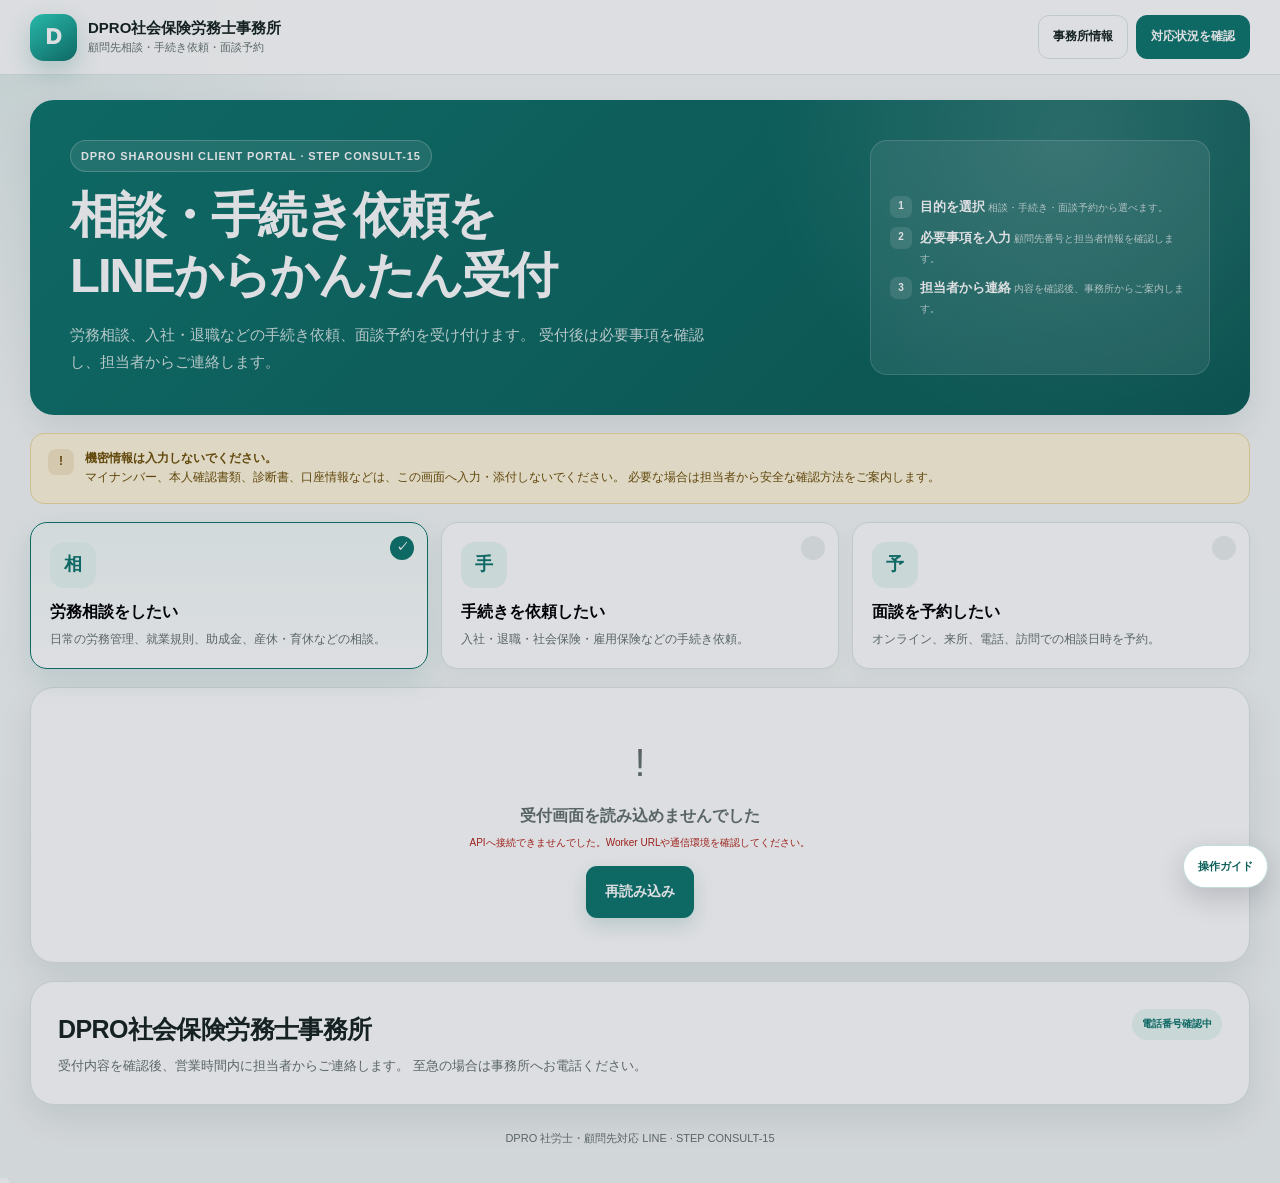
<file: product-ready-demo/index.html>
<!doctype html>
<html lang="ja">
<head>
  <meta charset="utf-8">
  <meta name="viewport" content="width=device-width, initial-scale=1, viewport-fit=cover">
  <meta name="theme-color" content="#0f766e">
  <meta name="description" content="DPRO社会保険労務士事務所の顧問先向け、労務相談・手続き依頼・面談予約受付画面です。">
  <title>DPRO 社労士・顧問先対応 LINE｜相談・手続き受付</title>
  <style>
    :root {
      color-scheme: light;
      --bg: #f3f7f7;
      --surface: #ffffff;
      --surface-soft: #f7faf9;
      --text: #172421;
      --muted: #66736f;
      --line: #dce7e4;
      --primary: #0f766e;
      --primary-dark: #0b5f58;
      --primary-soft: #e8f7f3;
      --accent: #2563eb;
      --accent-soft: #edf4ff;
      --success: #13795b;
      --success-soft: #e8f7f0;
      --warning: #a16207;
      --warning-soft: #fff7dd;
      --danger: #b42318;
      --danger-soft: #fff0ee;
      --shadow: 0 14px 34px rgba(15, 59, 54, .09);
      --radius-xl: 24px;
      --radius-lg: 18px;
      --radius-md: 13px;
      --content: 1080px;
    }

    * {
      box-sizing: border-box;
    }

    html {
      scroll-behavior: smooth;
    }

    body {
      margin: 0;
      min-width: 320px;
      background:
        radial-gradient(circle at top left, rgba(15, 118, 110, .10), transparent 26rem),
        linear-gradient(#f7faf9, #f2f6f5);
      color: var(--text);
      font-family:
        -apple-system, BlinkMacSystemFont, "Segoe UI", "Noto Sans JP",
        "Hiragino Kaku Gothic ProN", "Yu Gothic", Meiryo, sans-serif;
      line-height: 1.65;
    }

    button,
    input,
    select,
    textarea {
      font: inherit;
    }

    button,
    a,
    label {
      -webkit-tap-highlight-color: transparent;
    }

    a {
      color: inherit;
    }

    [hidden] {
      display: none !important;
    }

    .app {
      min-height: 100vh;
      padding-bottom: calc(36px + env(safe-area-inset-bottom));
    }

    .topbar {
      position: sticky;
      top: 0;
      z-index: 30;
      border-bottom: 1px solid rgba(220, 231, 228, .9);
      background: rgba(255, 255, 255, .92);
      backdrop-filter: blur(12px);
    }

    .topbar-inner {
      display: flex;
      align-items: center;
      justify-content: space-between;
      gap: 16px;
      width: min(var(--content), calc(100% - 28px));
      min-height: 66px;
      margin: 0 auto;
    }

    .brand {
      display: flex;
      align-items: center;
      gap: 11px;
      min-width: 0;
      text-decoration: none;
    }

    .brand-mark {
      display: grid;
      place-items: center;
      width: 42px;
      height: 42px;
      flex: 0 0 auto;
      border-radius: 14px;
      background: linear-gradient(145deg, #2dd4bf, #0f766e);
      color: #ffffff;
      box-shadow: 0 10px 24px rgba(15, 118, 110, .22);
      font-size: 19px;
      font-weight: 950;
    }

    .brand-copy {
      min-width: 0;
    }

    .brand-copy strong {
      display: block;
      overflow: hidden;
      font-size: 13px;
      line-height: 1.35;
      text-overflow: ellipsis;
      white-space: nowrap;
    }

    .brand-copy span {
      display: block;
      color: var(--muted);
      font-size: 10px;
    }

    .top-actions {
      display: flex;
      align-items: center;
      gap: 8px;
    }

    .top-link {
      display: inline-flex;
      align-items: center;
      gap: 7px;
      min-height: 38px;
      padding: 8px 12px;
      border: 1px solid var(--line);
      border-radius: 11px;
      background: #ffffff;
      color: var(--text);
      text-decoration: none;
      font-size: 11px;
      font-weight: 850;
    }

    .top-link.primary {
      border-color: var(--primary);
      background: var(--primary);
      color: #ffffff;
    }

    .hero {
      width: min(var(--content), calc(100% - 28px));
      margin: 22px auto 0;
      overflow: hidden;
      border-radius: var(--radius-xl);
      background:
        radial-gradient(circle at 85% 10%, rgba(255,255,255,.14), transparent 19rem),
        linear-gradient(135deg, #0f766e, #0c5d57);
      color: #ffffff;
      box-shadow: var(--shadow);
    }

    .hero-inner {
      display: grid;
      grid-template-columns: minmax(0, 1fr) 300px;
      gap: 26px;
      padding: 34px;
    }

    .hero-eyebrow {
      display: inline-flex;
      align-items: center;
      gap: 7px;
      margin-bottom: 14px;
      padding: 6px 10px;
      border: 1px solid rgba(255,255,255,.23);
      border-radius: 999px;
      background: rgba(255,255,255,.1);
      font-size: 10px;
      font-weight: 850;
      letter-spacing: .08em;
    }

    .hero h1 {
      margin: 0;
      font-size: clamp(27px, 4vw, 43px);
      line-height: 1.22;
      letter-spacing: -.04em;
    }

    .hero p {
      max-width: 650px;
      margin: 15px 0 0;
      color: rgba(255,255,255,.82);
      font-size: 13px;
    }

    .hero-note {
      align-self: stretch;
      display: grid;
      gap: 9px;
      align-content: center;
      padding: 18px;
      border: 1px solid rgba(255,255,255,.16);
      border-radius: 17px;
      background: rgba(255,255,255,.09);
    }

    .hero-note strong {
      font-size: 13px;
    }

    .hero-note span {
      color: rgba(255,255,255,.74);
      font-size: 10px;
    }

    .hero-note-item {
      display: flex;
      align-items: flex-start;
      gap: 8px;
    }

    .hero-note-dot {
      display: grid;
      place-items: center;
      width: 22px;
      height: 22px;
      flex: 0 0 auto;
      border-radius: 7px;
      background: rgba(255,255,255,.13);
      font-size: 10px;
      font-weight: 900;
    }

    .content {
      width: min(var(--content), calc(100% - 28px));
      margin: 18px auto 0;
    }

    .notice {
      display: flex;
      align-items: flex-start;
      gap: 11px;
      padding: 14px 16px;
      border: 1px solid #efdca1;
      border-radius: 14px;
      background: var(--warning-soft);
      color: #705007;
      font-size: 11px;
    }

    .notice-icon {
      display: grid;
      place-items: center;
      width: 26px;
      height: 26px;
      flex: 0 0 auto;
      border-radius: 8px;
      background: rgba(161,98,7,.11);
      font-weight: 900;
    }

    .purpose-grid {
      display: grid;
      grid-template-columns: repeat(3, minmax(0, 1fr));
      gap: 12px;
      margin-top: 18px;
    }

    .purpose-card {
      position: relative;
      min-width: 0;
      padding: 20px;
      border: 1px solid var(--line);
      border-radius: 17px;
      background: var(--surface);
      box-shadow: 0 6px 18px rgba(15, 59, 54, .045);
      cursor: pointer;
      text-align: left;
      transition: transform .16s ease, border-color .16s ease, box-shadow .16s ease;
    }

    .purpose-card:hover,
    .purpose-card:focus-visible {
      transform: translateY(-2px);
      border-color: #9ecdc4;
      box-shadow: 0 12px 26px rgba(15, 59, 54, .09);
      outline: none;
    }

    .purpose-card.active {
      border-color: var(--primary);
      background: linear-gradient(180deg, #f2fbf8, #ffffff);
      box-shadow: 0 12px 28px rgba(15,118,110,.12);
    }

    .purpose-icon {
      display: grid;
      place-items: center;
      width: 44px;
      height: 44px;
      border-radius: 14px;
      background: var(--primary-soft);
      color: var(--primary);
      font-size: 19px;
      font-weight: 900;
    }

    .purpose-card h2 {
      margin: 13px 0 5px;
      font-size: 16px;
      line-height: 1.4;
    }

    .purpose-card p {
      margin: 0;
      color: var(--muted);
      font-size: 10px;
    }

    .purpose-check {
      position: absolute;
      top: 13px;
      right: 13px;
      display: grid;
      place-items: center;
      width: 24px;
      height: 24px;
      border-radius: 50%;
      background: #eaf0ee;
      color: transparent;
      font-size: 12px;
      font-weight: 900;
    }

    .purpose-card.active .purpose-check {
      background: var(--primary);
      color: #ffffff;
    }

    .panel {
      margin-top: 18px;
      padding: 24px;
      border: 1px solid var(--line);
      border-radius: var(--radius-xl);
      background: var(--surface);
      box-shadow: var(--shadow);
    }

    .panel-header {
      display: flex;
      align-items: flex-start;
      justify-content: space-between;
      gap: 16px;
      margin-bottom: 20px;
    }

    .panel-header h2 {
      margin: 0;
      font-size: 21px;
      letter-spacing: -.025em;
    }

    .panel-header p {
      margin: 5px 0 0;
      color: var(--muted);
      font-size: 11px;
    }

    .step-badge {
      display: inline-flex;
      align-items: center;
      gap: 7px;
      flex: 0 0 auto;
      padding: 7px 10px;
      border-radius: 999px;
      background: var(--primary-soft);
      color: var(--primary);
      font-size: 10px;
      font-weight: 900;
    }

    .section {
      padding: 19px 0 4px;
      border-top: 1px solid #edf2f0;
    }

    .section:first-of-type {
      padding-top: 0;
      border-top: 0;
    }

    .section-title {
      display: flex;
      align-items: center;
      gap: 9px;
      margin-bottom: 13px;
    }

    .section-number {
      display: grid;
      place-items: center;
      width: 29px;
      height: 29px;
      flex: 0 0 auto;
      border-radius: 10px;
      background: var(--primary);
      color: #ffffff;
      font-size: 11px;
      font-weight: 900;
    }

    .section-title h3 {
      margin: 0;
      font-size: 15px;
    }

    .section-title span {
      display: block;
      color: var(--muted);
      font-size: 10px;
    }

    .form-grid {
      display: grid;
      grid-template-columns: repeat(2, minmax(0, 1fr));
      gap: 14px;
    }

    .form-grid.cols-3 {
      grid-template-columns: repeat(3, minmax(0, 1fr));
    }

    .field {
      min-width: 0;
    }

    .field.full {
      grid-column: 1 / -1;
    }

    .label {
      display: flex;
      align-items: center;
      gap: 7px;
      margin-bottom: 6px;
      font-size: 11px;
      font-weight: 850;
    }

    .required {
      padding: 2px 5px;
      border-radius: 5px;
      background: var(--danger-soft);
      color: var(--danger);
      font-size: 8px;
      font-weight: 900;
    }

    .optional {
      color: var(--muted);
      font-size: 9px;
      font-weight: 700;
    }

    .input,
    .select,
    .textarea {
      width: 100%;
      border: 1px solid #cddbd7;
      border-radius: 11px;
      background: #ffffff;
      color: var(--text);
      outline: none;
      transition: border-color .15s ease, box-shadow .15s ease;
    }

    .input,
    .select {
      min-height: 45px;
      padding: 10px 12px;
    }

    .textarea {
      min-height: 120px;
      padding: 11px 12px;
      resize: vertical;
    }

    .input:focus,
    .select:focus,
    .textarea:focus {
      border-color: var(--primary);
      box-shadow: 0 0 0 3px rgba(15,118,110,.11);
    }

    .input[readonly] {
      background: #f6f8f7;
      color: var(--muted);
    }

    .help {
      margin-top: 5px;
      color: var(--muted);
      font-size: 9px;
    }

    .quick-demo {
      display: flex;
      flex-wrap: wrap;
      align-items: center;
      gap: 8px;
      margin-bottom: 13px;
      padding: 12px;
      border: 1px dashed #a9cfc7;
      border-radius: 12px;
      background: #f5fbf9;
    }

    .quick-demo strong {
      margin-right: 2px;
      font-size: 10px;
    }

    .quick-btn {
      min-height: 34px;
      padding: 7px 10px;
      border: 1px solid #b9d7d1;
      border-radius: 9px;
      background: #ffffff;
      color: var(--primary-dark);
      cursor: pointer;
      font-size: 9px;
      font-weight: 850;
    }

    .quick-btn:hover {
      border-color: var(--primary);
    }

    .choice-grid {
      display: grid;
      grid-template-columns: repeat(3, minmax(0, 1fr));
      gap: 9px;
    }

    .choice-item {
      position: relative;
    }

    .choice-item input {
      position: absolute;
      opacity: 0;
      pointer-events: none;
    }

    .choice-item label {
      display: flex;
      align-items: center;
      justify-content: center;
      min-height: 46px;
      padding: 9px 10px;
      border: 1px solid #d4e0dd;
      border-radius: 11px;
      background: #ffffff;
      color: var(--text);
      cursor: pointer;
      font-size: 10px;
      font-weight: 800;
      text-align: center;
      transition: .15s ease;
    }

    .choice-item input:checked + label {
      border-color: var(--primary);
      background: var(--primary-soft);
      color: var(--primary-dark);
      box-shadow: inset 0 0 0 1px var(--primary);
    }

    .choice-item input:focus-visible + label {
      outline: 3px solid rgba(37,99,235,.17);
      outline-offset: 2px;
    }

    .document-box {
      margin-top: 12px;
      padding: 15px;
      border: 1px solid #cfe4df;
      border-radius: 13px;
      background: #f5fbf9;
    }

    .document-box h4 {
      margin: 0 0 5px;
      font-size: 12px;
    }

    .document-box p {
      margin: 0;
      color: var(--muted);
      font-size: 9px;
    }

    .document-list {
      display: grid;
      gap: 7px;
      margin: 12px 0 0;
      padding: 0;
      list-style: none;
    }

    .document-list li {
      display: flex;
      align-items: flex-start;
      gap: 8px;
      padding: 9px 10px;
      border: 1px solid #dfebe8;
      border-radius: 10px;
      background: #ffffff;
      font-size: 10px;
    }

    .document-list li::before {
      content: "✓";
      display: grid;
      place-items: center;
      width: 20px;
      height: 20px;
      flex: 0 0 auto;
      border-radius: 7px;
      background: var(--primary-soft);
      color: var(--primary);
      font-size: 10px;
      font-weight: 900;
    }

    .slot-status {
      margin-top: 9px;
      color: var(--muted);
      font-size: 10px;
      font-weight: 750;
    }

    .slot-grid {
      display: grid;
      grid-template-columns: repeat(4, minmax(0, 1fr));
      gap: 8px;
      margin-top: 10px;
    }

    .slot-btn {
      min-height: 42px;
      padding: 8px;
      border: 1px solid #d4e0dd;
      border-radius: 10px;
      background: #ffffff;
      cursor: pointer;
      font-size: 10px;
      font-weight: 850;
    }

    .slot-btn:hover {
      border-color: var(--primary);
      color: var(--primary);
    }

    .slot-btn.active {
      border-color: var(--primary);
      background: var(--primary);
      color: #ffffff;
      box-shadow: 0 7px 16px rgba(15,118,110,.18);
    }

    .agreement {
      display: flex;
      align-items: flex-start;
      gap: 10px;
      margin-top: 16px;
      padding: 14px;
      border: 1px solid var(--line);
      border-radius: 12px;
      background: var(--surface-soft);
    }

    .agreement input {
      width: 18px;
      height: 18px;
      flex: 0 0 auto;
      margin-top: 2px;
      accent-color: var(--primary);
    }

    .agreement label {
      font-size: 10px;
    }

    .agreement strong {
      display: block;
      margin-bottom: 2px;
      font-size: 11px;
    }

    .action-bar {
      position: sticky;
      bottom: 12px;
      z-index: 20;
      display: flex;
      align-items: center;
      justify-content: space-between;
      gap: 14px;
      margin-top: 20px;
      padding: 13px;
      border: 1px solid rgba(220,231,228,.95);
      border-radius: 16px;
      background: rgba(255,255,255,.93);
      box-shadow: 0 12px 30px rgba(15,59,54,.12);
      backdrop-filter: blur(12px);
    }

    .action-copy strong {
      display: block;
      font-size: 12px;
    }

    .action-copy span {
      color: var(--muted);
      font-size: 9px;
    }

    .btn {
      display: inline-flex;
      align-items: center;
      justify-content: center;
      gap: 8px;
      min-height: 45px;
      padding: 10px 16px;
      border: 1px solid transparent;
      border-radius: 11px;
      cursor: pointer;
      text-decoration: none;
      font-size: 11px;
      font-weight: 900;
      transition: transform .14s ease, background .14s ease, opacity .14s ease;
    }

    .btn:hover:not(:disabled) {
      transform: translateY(-1px);
    }

    .btn:disabled {
      opacity: .56;
      cursor: not-allowed;
    }

    .btn-primary {
      background: var(--primary);
      color: #ffffff;
      box-shadow: 0 8px 20px rgba(15,118,110,.18);
    }

    .btn-primary:hover:not(:disabled) {
      background: var(--primary-dark);
    }

    .btn-light {
      border-color: var(--line);
      background: #ffffff;
      color: var(--text);
    }

    .btn-accent {
      background: var(--accent);
      color: #ffffff;
    }

    .error-box {
      margin-top: 14px;
      padding: 13px 14px;
      border: 1px solid #f1bcb6;
      border-radius: 12px;
      background: var(--danger-soft);
      color: var(--danger);
      font-size: 10px;
      font-weight: 750;
    }

    .loading-panel {
      display: grid;
      place-items: center;
      min-height: 220px;
      color: var(--muted);
      text-align: center;
    }

    .spinner {
      width: 36px;
      height: 36px;
      margin: 0 auto 12px;
      border: 4px solid #dfeae7;
      border-top-color: var(--primary);
      border-radius: 50%;
      animation: spin .85s linear infinite;
    }

    @keyframes spin {
      to { transform: rotate(360deg); }
    }

    .success-panel {
      overflow: hidden;
      margin-top: 18px;
      border: 1px solid #a7dacd;
      border-radius: var(--radius-xl);
      background: #ffffff;
      box-shadow: var(--shadow);
    }

    .success-head {
      padding: 26px;
      background: linear-gradient(135deg, #ecfaf6, #ffffff);
      text-align: center;
    }

    .success-mark {
      display: grid;
      place-items: center;
      width: 62px;
      height: 62px;
      margin: 0 auto 12px;
      border-radius: 20px;
      background: var(--success);
      color: #ffffff;
      box-shadow: 0 12px 28px rgba(19,121,91,.22);
      font-size: 27px;
      font-weight: 950;
    }

    .success-head h2 {
      margin: 0;
      font-size: 23px;
    }

    .success-head p {
      margin: 7px 0 0;
      color: var(--muted);
      font-size: 11px;
    }

    .success-body {
      padding: 22px;
    }

    .summary-grid {
      display: grid;
      grid-template-columns: repeat(2, minmax(0, 1fr));
      gap: 10px;
    }

    .summary-item {
      padding: 12px;
      border: 1px solid #e0eae7;
      border-radius: 11px;
      background: var(--surface-soft);
    }

    .summary-item span {
      display: block;
      color: var(--muted);
      font-size: 9px;
      font-weight: 750;
    }

    .summary-item strong {
      display: block;
      overflow-wrap: anywhere;
      margin-top: 3px;
      font-size: 11px;
    }

    .message-preview {
      margin-top: 14px;
      padding: 14px;
      border: 1px solid #dfe8e6;
      border-radius: 12px;
      background: #f8faf9;
    }

    .message-preview-header {
      display: flex;
      align-items: center;
      justify-content: space-between;
      gap: 10px;
      margin-bottom: 8px;
    }

    .message-preview-header strong {
      font-size: 11px;
    }

    .message-preview pre {
      margin: 0;
      white-space: pre-wrap;
      word-break: break-word;
      font: inherit;
      color: #34423f;
      font-size: 10px;
      line-height: 1.8;
    }

    .success-actions {
      display: flex;
      flex-wrap: wrap;
      gap: 9px;
      margin-top: 15px;
    }

    .footer {
      width: min(var(--content), calc(100% - 28px));
      margin: 24px auto 0;
      color: var(--muted);
      font-size: 9px;
      text-align: center;
    }

    @media (max-width: 800px) {
      .hero-inner {
        grid-template-columns: 1fr;
      }

      .hero-note {
        grid-template-columns: repeat(3, minmax(0, 1fr));
      }

      .purpose-grid {
        grid-template-columns: 1fr;
      }

      .purpose-card {
        display: grid;
        grid-template-columns: 44px minmax(0, 1fr);
        column-gap: 12px;
        align-items: center;
      }

      .purpose-card h2 {
        margin: 0 0 4px;
      }

      .purpose-card p {
        grid-column: 2;
      }

      .form-grid.cols-3 {
        grid-template-columns: 1fr 1fr;
      }

      .choice-grid {
        grid-template-columns: repeat(2, minmax(0, 1fr));
      }

      .slot-grid {
        grid-template-columns: repeat(3, minmax(0, 1fr));
      }
    }

    @media (max-width: 560px) {
      .topbar-inner {
        min-height: 60px;
      }

      .brand-copy span {
        display: none;
      }

      .top-link:not(.primary) {
        display: none;
      }

      .hero {
        margin-top: 12px;
      }

      .hero-inner {
        padding: 23px;
      }

      .hero-note {
        grid-template-columns: 1fr;
      }

      .content,
      .hero,
      .footer {
        width: min(100% - 20px, var(--content));
      }

      .panel {
        padding: 18px 15px;
        border-radius: 18px;
      }

      .panel-header {
        display: block;
      }

      .step-badge {
        margin-top: 8px;
      }

      .form-grid,
      .form-grid.cols-3 {
        grid-template-columns: 1fr;
      }

      .choice-grid {
        grid-template-columns: 1fr 1fr;
      }

      .slot-grid {
        grid-template-columns: repeat(2, minmax(0, 1fr));
      }

      .action-bar {
        display: block;
        bottom: 8px;
      }

      .action-copy {
        margin-bottom: 9px;
      }

      .action-bar .btn {
        width: 100%;
      }

      .summary-grid {
        grid-template-columns: 1fr;
      }

      .success-actions .btn {
        flex: 1 1 100%;
      }
    }
  
    /* =========================================================
       STEP CONSULT-15
       全画面視認性統一：顧問先受付トップ
       ========================================================= */

    :root {
      --content: 1220px;
    }

    body {
      font-size: 16px;
    }

    .topbar-inner {
      min-height: 74px;
    }

    .brand-mark {
      width: 47px;
      height: 47px;
      font-size: 22px;
    }

    .brand-copy strong {
      font-size: 15px;
    }

    .brand-copy span {
      font-size: 11px;
    }

    .top-link {
      min-height: 44px;
      padding: 9px 14px;
      font-size: 12px;
    }

    .hero {
      margin-top: 25px;
    }

    .hero-inner {
      grid-template-columns: minmax(0, 1fr) 340px;
      padding: 40px;
    }

    .hero-eyebrow {
      font-size: 11px;
    }

    .hero h1 {
      font-size: clamp(34px, 4vw, 49px);
    }

    .hero p {
      font-size: 15px;
      line-height: 1.8;
    }

    .hero-note {
      padding: 19px;
    }

    .hero-note-item {
      font-size: 12px;
    }

    .notice {
      padding: 15px 17px;
      font-size: 12px;
    }

    .purpose-grid {
      gap: 13px;
    }

    .purpose-card {
      min-height: 140px;
      padding: 19px;
    }

    .purpose-icon {
      width: 46px;
      height: 46px;
      font-size: 18px;
    }

    .purpose-card strong {
      font-size: 17px;
    }

    .purpose-card p {
      font-size: 12px;
      line-height: 1.7;
    }

    .panel {
      padding: 27px;
    }

    .panel-header h2 {
      font-size: 25px;
    }

    .panel-header p {
      font-size: 13px;
    }

    .section {
      margin-top: 24px;
    }

    .section-number {
      width: 35px;
      height: 35px;
      font-size: 14px;
    }

    .section-title strong {
      font-size: 18px;
    }

    .section-title span {
      font-size: 11px;
    }

    .quick-demo {
      padding: 15px;
    }

    .quick-demo strong {
      font-size: 12px;
    }

    .quick-btn {
      min-height: 40px;
      font-size: 11px;
    }

    .label {
      font-size: 13px;
    }

    .help {
      font-size: 11px;
      line-height: 1.7;
    }

    .input,
    .select {
      min-height: 54px;
      padding: 11px 14px;
      font-size: 16px;
    }

    .textarea {
      min-height: 145px;
      padding: 13px 14px;
      font-size: 16px;
      line-height: 1.8;
    }

    .choice-item {
      min-height: 54px;
      font-size: 13px;
    }

    .document-box {
      padding: 17px;
    }

    .document-list {
      font-size: 12px;
    }

    .agreement {
      padding: 17px;
      font-size: 12px;
      line-height: 1.75;
    }

    .action-bar {
      padding: 18px;
    }

    .action-copy strong {
      font-size: 15px;
    }

    .action-copy span {
      font-size: 11px;
    }

    .btn {
      min-height: 52px;
      padding: 11px 18px;
      font-size: 14px;
    }

    .footer {
      font-size: 11px;
    }

    @media (max-width: 760px) {
      :root {
        --content: 100%;
      }

      body {
        font-size: 16px;
      }

      .hero-inner {
        padding: 25px 20px;
      }

      .hero h1 {
        font-size: 31px;
      }

      .hero p {
        font-size: 14px;
      }

      .panel {
        padding: 21px 16px;
      }

      .panel-header h2 {
        font-size: 22px;
      }

      .purpose-card strong {
        font-size: 16px;
      }

      .input,
      .select,
      .textarea {
        font-size: 16px;
      }
    }

  

    /* =========================================================
       STEP CONSULT-15
       スマホ表示：ヒーロー2列崩れ修正
       ========================================================= */

    @media (max-width: 800px) {
      .hero-inner {
        grid-template-columns: minmax(0, 1fr);
        gap: 18px;
      }

      .hero-inner > * {
        min-width: 0;
      }

      .hero h1,
      .hero p,
      .hero-note strong,
      .hero-note span {
        word-break: normal;
        overflow-wrap: anywhere;
      }

      .hero-note {
        width: 100%;
        min-width: 0;
        grid-template-columns: repeat(3, minmax(0, 1fr));
      }
    }

    @media (max-width: 560px) {
      .hero-inner {
        padding: 24px 19px;
      }

      .hero h1 {
        font-size: 30px;
        line-height: 1.28;
      }

      .hero-note {
        grid-template-columns: minmax(0, 1fr);
      }
    }

  </style>
<link rel="stylesheet" href="./tutorial-v1.1.css?v=CONSULT-TUTORIAL-STANDARD-V1.1-20260830">
</head>
<body>
  <div class="app">
    <header class="topbar">
      <div class="topbar-inner">
        <a class="brand" href="./index.html">
          <div class="brand-mark">D</div>
          <div class="brand-copy">
            <strong id="brand-office-name">DPRO社会保険労務士事務所</strong>
            <span>顧問先相談・手続き依頼・面談予約</span>
          </div>
        </a>

        <div class="top-actions">
          <a class="top-link" id="contact-office-link" href="#contact-info">事務所情報</a>
          <a class="top-link primary" id="member-link" href="./member.html">対応状況を確認</a>
        </div>
      </div>
    </header>

    <section class="hero">
      <div class="hero-inner">
        <div>
          <div class="hero-eyebrow">DPRO SHAROUSHI CLIENT PORTAL · STEP CONSULT-15</div>
          <h1>相談・手続き依頼を<br>LINEからかんたん受付</h1>
          <p>
            労務相談、入社・退職などの手続き依頼、面談予約を受け付けます。
            受付後は必要事項を確認し、担当者からご連絡します。
          </p>
        </div>

        <div class="hero-note">
          <div class="hero-note-item">
            <div class="hero-note-dot">1</div>
            <div>
              <strong>目的を選択</strong>
              <span>相談・手続き・面談予約から選べます。</span>
            </div>
          </div>
          <div class="hero-note-item">
            <div class="hero-note-dot">2</div>
            <div>
              <strong>必要事項を入力</strong>
              <span>顧問先番号と担当者情報を確認します。</span>
            </div>
          </div>
          <div class="hero-note-item">
            <div class="hero-note-dot">3</div>
            <div>
              <strong>担当者から連絡</strong>
              <span>内容を確認後、事務所からご案内します。</span>
            </div>
          </div>
        </div>
      </div>
    </section>

    <main class="content">
      <div class="notice" id="privacy-notice">
        <div class="notice-icon">!</div>
        <div>
          <strong>機密情報は入力しないでください。</strong><br>
          マイナンバー、本人確認書類、診断書、口座情報などは、この画面へ入力・添付しないでください。
          必要な場合は担当者から安全な確認方法をご案内します。
        </div>
      </div>

      <section class="purpose-grid" aria-label="受付内容を選択">
        <button class="purpose-card active" type="button" data-purpose="consultation">
          <span class="purpose-check">✓</span>
          <span class="purpose-icon">相</span>
          <h2>労務相談をしたい</h2>
          <p>日常の労務管理、就業規則、助成金、産休・育休などの相談。</p>
        </button>

        <button class="purpose-card" type="button" data-purpose="procedure">
          <span class="purpose-check">✓</span>
          <span class="purpose-icon">手</span>
          <h2>手続きを依頼したい</h2>
          <p>入社・退職・社会保険・雇用保険などの手続き依頼。</p>
        </button>

        <button class="purpose-card" type="button" data-purpose="appointment">
          <span class="purpose-check">✓</span>
          <span class="purpose-icon">予</span>
          <h2>面談を予約したい</h2>
          <p>オンライン、来所、電話、訪問での相談日時を予約。</p>
        </button>
      </section>

      <section class="panel" id="main-panel">
        <div id="loading-panel" class="loading-panel">
          <div>
            <div class="spinner"></div>
            <strong>受付画面を準備しています</strong>
            <div style="margin-top:5px;font-size:10px">事務所設定を読み込んでいます。</div>
          </div>
        </div>

        <form id="request-form" hidden novalidate>
          <div class="panel-header">
            <div>
              <h2 id="form-title">労務相談受付</h2>
              <p id="form-description">相談内容を事前にお知らせください。</p>
            </div>
            <div class="step-badge" id="form-purpose-badge">労務相談</div>
          </div>

          <section class="section">
            <div class="section-title">
              <div class="section-number">1</div>
              <div>
                <h3>顧問先・ご担当者情報</h3>
                <span>顧問先番号と連絡先を入力してください。</span>
              </div>
            </div>

            <div class="quick-demo">
              <strong>営業デモ入力：</strong>
              <button class="quick-btn" type="button" data-demo-company="1">株式会社サンプル建設</button>
              <button class="quick-btn" type="button" data-demo-company="2">DPRO美容室</button>
              <button class="quick-btn" type="button" data-demo-company="3">山田商事株式会社</button>
              <button class="quick-btn" type="button" id="clear-identity-btn">入力を消去</button>
            </div>

            <div class="form-grid cols-3">
              <div class="field">
                <label class="label" for="company-code">
                  顧問先番号 <span class="required">必須</span>
                </label>
                <input class="input" id="company-code" name="company_code" autocomplete="organization" placeholder="例：SR-COMPANY-001" required>
                <div class="help">事務所から案内された顧問先番号です。</div>
              </div>

              <div class="field">
                <label class="label" for="contact-name">
                  ご担当者氏名 <span class="required">必須</span>
                </label>
                <input class="input" id="contact-name" name="contact_name" autocomplete="name" placeholder="例：佐藤 太郎" required>
              </div>

              <div class="field">
                <label class="label" for="contact-phone">
                  電話番号 <span class="required">必須</span>
                </label>
                <input class="input" id="contact-phone" name="phone" type="tel" inputmode="tel" autocomplete="tel" placeholder="例：090-9999-1111" required>
                <div class="help">ハイフンあり・なし、全角でも入力できます。</div>
              </div>

              <div class="field">
                <label class="label" for="department">
                  部署 <span class="optional">任意</span>
                </label>
                <input class="input" id="department" name="department" autocomplete="organization-title" placeholder="例：総務部">
              </div>

              <div class="field">
                <label class="label" for="position-name">
                  役職 <span class="optional">任意</span>
                </label>
                <input class="input" id="position-name" name="position_name" placeholder="例：総務課長">
              </div>

              <div class="field">
                <label class="label" for="contact-email">
                  メールアドレス <span class="optional">任意</span>
                </label>
                <input class="input" id="contact-email" name="email" type="email" autocomplete="email" placeholder="example@company.jp">
              </div>
            </div>
          </section>

          <section class="section" id="consultation-section">
            <div class="section-title">
              <div class="section-number">2</div>
              <div>
                <h3>相談内容</h3>
                <span>現在の状況と相談したい内容を入力してください。</span>
              </div>
            </div>

            <div class="form-grid">
              <div class="field">
                <label class="label" for="consultation-category">
                  相談分類 <span class="required">必須</span>
                </label>
                <select class="select" id="consultation-category" name="category_code" required>
                  <option value="">読み込み中...</option>
                </select>
              </div>

              <div class="field">
                <label class="label" for="urgency">
                  緊急度 <span class="required">必須</span>
                </label>
                <select class="select" id="urgency" name="urgency">
                  <option value="normal">通常</option>
                  <option value="high">早めに確認してほしい</option>
                  <option value="urgent">至急</option>
                  <option value="low">急ぎではない</option>
                </select>
              </div>

              <div class="field">
                <label class="label" for="preferred-response-date">
                  希望回答日 <span class="optional">任意</span>
                </label>
                <input class="input" id="preferred-response-date" name="preferred_response_date" type="date">
              </div>

              <div class="field">
                <label class="label">希望連絡方法</label>
                <div class="choice-grid">
                  <div class="choice-item">
                    <input id="contact-line" type="radio" name="preferred_contact_method" value="line" checked>
                    <label for="contact-line">LINE</label>
                  </div>
                  <div class="choice-item">
                    <input id="contact-phone-method" type="radio" name="preferred_contact_method" value="phone">
                    <label for="contact-phone-method">電話</label>
                  </div>
                  <div class="choice-item">
                    <input id="contact-meeting" type="radio" name="preferred_contact_method" value="meeting">
                    <label for="contact-meeting">面談</label>
                  </div>
                </div>
              </div>

              <div class="field full">
                <label class="label" for="consultation-title">
                  相談タイトル <span class="required">必須</span>
                </label>
                <input class="input" id="consultation-title" name="consultation_title" placeholder="例：就業規則の見直しについて" required>
              </div>

              <div class="field full">
                <label class="label" for="consultation-details">
                  相談内容 <span class="required">必須</span>
                </label>
                <textarea class="textarea" id="consultation-details" name="consultation_details" placeholder="現在の状況、確認したいこと、希望する対応時期などをご入力ください。" required></textarea>
              </div>
            </div>
          </section>

          <section class="section" id="procedure-section" hidden>
            <div class="section-title">
              <div class="section-number">2</div>
              <div>
                <h3>手続き依頼内容</h3>
                <span>手続き種別と対象者の基本情報を入力してください。</span>
              </div>
            </div>

            <div class="form-grid cols-3">
              <div class="field">
                <label class="label" for="procedure-type">
                  手続き種別 <span class="required">必須</span>
                </label>
                <select class="select" id="procedure-type" name="procedure_code">
                  <option value="">読み込み中...</option>
                </select>
              </div>

              <div class="field">
                <label class="label" for="employee-name">
                  対象者氏名 <span class="required">必須</span>
                </label>
                <input class="input" id="employee-name" name="employee_name" placeholder="例：鈴木 健">
              </div>

              <div class="field">
                <label class="label" for="employment-type">
                  雇用区分 <span class="optional">任意</span>
                </label>
                <select class="select" id="employment-type" name="employment_type">
                  <option value="">選択してください</option>
                  <option value="正社員">正社員</option>
                  <option value="契約社員">契約社員</option>
                  <option value="パート・アルバイト">パート・アルバイト</option>
                  <option value="役員">役員</option>
                  <option value="その他">その他</option>
                </select>
              </div>

              <div class="field">
                <label class="label" for="effective-date">
                  入社日・退職日・変更日 <span class="required">必須</span>
                </label>
                <input class="input" id="effective-date" name="effective_date" type="date">
              </div>

              <div class="field">
                <label class="label" for="client-due-date">
                  希望期限 <span class="optional">任意</span>
                </label>
                <input class="input" id="client-due-date" name="client_requested_due_date" type="date">
              </div>

              <div class="field">
                <label class="label" for="procedure-title">
                  依頼タイトル <span class="optional">自動入力可</span>
                </label>
                <input class="input" id="procedure-title" name="procedure_title" placeholder="例：鈴木 健様 入社手続き">
              </div>

              <div class="field full">
                <label class="label" for="procedure-details">
                  依頼内容・補足 <span class="optional">任意</span>
                </label>
                <textarea class="textarea" id="procedure-details" name="request_details" placeholder="現在分かっている内容、確認してほしいこと、準備できている情報などをご入力ください。"></textarea>
              </div>
            </div>

            <div class="document-box">
              <h4>必要事項の仮案内</h4>
              <p id="document-notice">
                以下は一般的なご案内です。対象者の状況により追加確認が必要になる場合があります。
              </p>
              <ul class="document-list" id="document-preview">
                <li>手続き種別を選択すると、主な確認事項を表示します。</li>
              </ul>
            </div>
          </section>

          <section class="section" id="appointment-section" hidden>
            <div class="section-title">
              <div class="section-number">2</div>
              <div>
                <h3>面談予約内容</h3>
                <span>相談方法、希望日、空き時間を選択してください。</span>
              </div>
            </div>

            <div class="form-grid cols-3">
              <div class="field">
                <label class="label" for="service-id">
                  相談メニュー <span class="required">必須</span>
                </label>
                <select class="select" id="service-id" name="service_id">
                  <option value="">読み込み中...</option>
                </select>
              </div>

              <div class="field">
                <label class="label" for="appointment-staff">
                  担当希望 <span class="optional">任意</span>
                </label>
                <select class="select" id="appointment-staff" name="assigned_staff_id">
                  <option value="">おまかせ</option>
                </select>
              </div>

              <div class="field">
                <label class="label" for="appointment-date">
                  希望日 <span class="required">必須</span>
                </label>
                <input class="input" id="appointment-date" name="appointment_date" type="date">
              </div>

              <div class="field full">
                <label class="label" for="appointment-agenda">
                  相談したい内容 <span class="required">必須</span>
                </label>
                <textarea class="textarea" id="appointment-agenda" name="agenda" placeholder="面談で相談したい内容をご入力ください。"></textarea>
              </div>
            </div>

            <div class="slot-status" id="slot-status">
              相談メニューと希望日を選択すると、空き時間を表示します。
            </div>
            <div class="slot-grid" id="slot-grid"></div>
          </section>

          <section class="section">
            <div class="section-title">
              <div class="section-number">3</div>
              <div>
                <h3>確認・送信</h3>
                <span>入力内容と注意事項をご確認ください。</span>
              </div>
            </div>

            <div class="agreement">
              <input id="privacy-agreement" name="privacy_agreement" type="checkbox" required>
              <label for="privacy-agreement">
                <strong>注意事項を確認しました</strong>
                マイナンバー、本人確認書類、診断書、口座情報などの高度な機密情報は入力していません。
                必要書類の案内は一般的な内容であり、最終確認は担当者が行うことに同意します。
              </label>
            </div>

            <div class="error-box" id="form-error" hidden aria-live="polite"></div>
          </section>

          <div class="action-bar">
            <div class="action-copy">
              <strong id="submit-action-title">労務相談を送信</strong>
              <span>送信後、受付番号と確認文面を表示します。</span>
            </div>
            <button class="btn btn-primary" id="submit-btn" type="submit">相談内容を送信する</button>
          </div>
        </form>
      </section>

      <section class="success-panel" id="success-panel" hidden>
        <div class="success-head">
          <div class="success-mark">✓</div>
          <h2 id="success-title">受付が完了しました</h2>
          <p id="success-description">内容を確認後、担当者からご連絡します。</p>
        </div>

        <div class="success-body">
          <div class="summary-grid" id="success-summary"></div>

          <div class="document-box" id="success-documents" hidden>
            <h4>必要事項・書類の仮案内</h4>
            <p>
              内容により追加の確認が必要になる場合があります。マイナンバー等はこの画面から送らないでください。
            </p>
            <ul class="document-list" id="success-document-list"></ul>
          </div>

          <div class="message-preview">
            <div class="message-preview-header">
              <strong>LINEで確認するための文面</strong>
              <button class="btn btn-light" id="copy-message-btn" type="button">文面をコピー</button>
            </div>
            <pre id="success-message"></pre>
          </div>

          <div class="success-actions">
            <a class="btn btn-accent" id="success-member-link" href="./member.html">対応状況を確認する</a>
            <button class="btn btn-light" id="new-request-btn" type="button">別の受付を行う</button>
            <a class="btn btn-light" id="success-home-link" href="./index.html">トップへ戻る</a>
          </div>
        </div>
      </section>

      <section class="panel" id="contact-info">
        <div class="panel-header" style="margin-bottom:0">
          <div>
            <h2 id="contact-office-name">DPRO社会保険労務士事務所</h2>
            <p>
              受付内容を確認後、営業時間内に担当者からご連絡します。
              至急の場合は事務所へお電話ください。
            </p>
          </div>
          <div class="step-badge" id="office-phone-badge">電話番号確認中</div>
        </div>
      </section>
    </main>

    <footer class="footer">
      DPRO 社労士・顧問先対応 LINE · STEP CONSULT-15
    </footer>
  </div>

  <script src="./config.js?v=SHAROUSHI-PR2-FRONTEND-20260823"></script>
  <script>
    (() => {
      "use strict";

      const state = {
        purpose: "consultation",
        config: null,
        options: null,
        selectedSlot: null,
        availability: null,
        submitting: false,
        lastResult: null,
      };

      const demoCompanies = {
        "1": {
          company_code: "SR-COMPANY-001",
          contact_name: "佐藤 太郎",
          phone: "090-9999-1111",
          department: "総務部",
          position_name: "総務課長",
          email: "sato@sample-kensetsu.example",
        },
        "2": {
          company_code: "SR-COMPANY-002",
          contact_name: "田中 美咲",
          phone: "090-9999-2222",
          department: "本部",
          position_name: "代表",
          email: "tanaka@dpro-salon.example",
        },
        "3": {
          company_code: "SR-COMPANY-003",
          contact_name: "山本 一郎",
          phone: "090-9999-3333",
          department: "人事部",
          position_name: "人事部長",
          email: "yamamoto@yamada-shoji.example",
        },
      };

      const documentGuides = {
        hire: [
          "氏名・ふりがな・生年月日",
          "入社日・雇用区分",
          "所定労働時間・給与などの雇用条件",
          "扶養家族の有無",
          "前職の雇用保険情報の有無",
          "マイナンバーは別途安全な方法で確認します",
        ],
        leave: [
          "氏名・退職日",
          "最終出勤日",
          "退職理由",
          "離職票希望の有無",
          "有給休暇の消化状況",
        ],
        social_insurance_join: [
          "対象者の基本情報",
          "加入予定日",
          "雇用条件",
          "扶養家族の有無",
          "マイナンバーは別途安全な方法で確認します",
        ],
        social_insurance_loss: [
          "対象者の基本情報",
          "資格喪失日",
          "退職・変更理由",
          "保険証等の返却状況",
        ],
        employment_insurance_join: [
          "対象者の基本情報",
          "入社日・雇用条件",
          "前職の雇用保険加入状況",
        ],
        employment_insurance_loss: [
          "対象者の基本情報",
          "退職日・退職理由",
          "離職票希望の有無",
        ],
        dependent_change: [
          "対象者氏名・続柄",
          "扶養開始日または削除日",
          "収入状況",
          "同居・別居の状況",
        ],
        maternity_childcare: [
          "対象者氏名",
          "出産予定日",
          "休業開始予定日",
          "復職予定日",
          "会社の連絡担当者",
        ],
        workers_compensation: [
          "対象者氏名",
          "発生日・発生場所",
          "発生状況",
          "受診状況",
          "詳細な健康情報や診断書はこの画面へ送らないでください",
        ],
        other: [
          "手続きの対象者",
          "基準となる日付",
          "現在分かっている内容",
          "希望する対応期限",
        ],
      };

      const $ = (selector) => document.querySelector(selector);
      const $$ = (selector) => [...document.querySelectorAll(selector)];

      function app() {
        if (!window.DPRO_CONSULT) {
          throw new Error("config.jsを読み込めませんでした。");
        }
        return window.DPRO_CONSULT;
      }

      function showError(message) {
        const box = $("#form-error");
        box.textContent = message;
        box.hidden = false;
        box.scrollIntoView({ behavior: "smooth", block: "center" });
      }

      function clearError() {
        $("#form-error").hidden = true;
        $("#form-error").textContent = "";
      }

      function getFormData() {
        const form = $("#request-form");
        const data = Object.fromEntries(new FormData(form).entries());

        data.company_code = data.company_code?.trim();
        data.contact_name = data.contact_name?.trim();
        data.phone = data.phone?.trim();
        data.department = data.department?.trim() || null;
        data.position_name = data.position_name?.trim() || null;
        data.email = data.email?.trim() || null;
        data.line_user_id =
          app().getQueryParam("line_user_id") ||
          app().getStoredValue(app().STORAGE_KEYS.LINE_USER_ID) ||
          null;

        return data;
      }

      function setPurpose(purpose, options = {}) {
        state.purpose = purpose;
        state.selectedSlot = null;
        state.availability = null;

        $$(".purpose-card").forEach((card) => {
          card.classList.toggle("active", card.dataset.purpose === purpose);
        });

        $("#consultation-section").hidden = purpose !== "consultation";
        $("#procedure-section").hidden = purpose !== "procedure";
        $("#appointment-section").hidden = purpose !== "appointment";

        const texts = {
          consultation: {
            title: "労務相談受付",
            description: "相談内容を事前にお知らせください。",
            badge: "労務相談",
            action: "労務相談を送信",
            button: "相談内容を送信する",
          },
          procedure: {
            title: "手続き依頼受付",
            description: "入社・退職などの手続き内容をお知らせください。",
            badge: "手続き依頼",
            action: "手続き依頼を送信",
            button: "手続き依頼を送信する",
          },
          appointment: {
            title: "面談予約受付",
            description: "相談方法と空き時間を選択してください。",
            badge: "面談予約",
            action: "面談予約を送信",
            button: "面談予約を送信する",
          },
        };

        const text = texts[purpose];
        $("#form-title").textContent = text.title;
        $("#form-description").textContent = text.description;
        $("#form-purpose-badge").textContent = text.badge;
        $("#submit-action-title").textContent = text.action;
        $("#submit-btn").textContent = text.button;

        if (!options.noScroll) {
          $("#main-panel").scrollIntoView({ behavior: "smooth", block: "start" });
        }

        clearError();
      }

      function fillDemoCompany(key) {
        const demo = demoCompanies[key];
        if (!demo) return;

        $("#company-code").value = demo.company_code;
        $("#contact-name").value = demo.contact_name;
        $("#contact-phone").value = demo.phone;
        $("#department").value = demo.department;
        $("#position-name").value = demo.position_name;
        $("#contact-email").value = demo.email;

        app().showToast("営業デモ用の顧問先情報を入力しました。", {
          type: "info",
        });
      }

      function clearIdentity() {
        [
          "#company-code",
          "#contact-name",
          "#contact-phone",
          "#department",
          "#position-name",
          "#contact-email",
        ].forEach((selector) => {
          $(selector).value = "";
        });

        app().showToast("顧問先情報を消去しました。", { type: "warning" });
      }

      function renderOptions() {
        const consultationSelect = $("#consultation-category");
        consultationSelect.innerHTML = `
          <option value="">相談分類を選択してください</option>
          ${(state.options.consultation_categories || [])
            .map(
              (item) =>
                `<option value="${app().escapeHtml(item.category_code)}">${app().escapeHtml(item.category_name)}</option>`
            )
            .join("")}
        `;

        const procedureSelect = $("#procedure-type");
        procedureSelect.innerHTML = `
          <option value="">手続き種別を選択してください</option>
          ${(state.options.procedure_types || [])
            .map(
              (item) =>
                `<option value="${app().escapeHtml(item.procedure_code)}">${app().escapeHtml(item.procedure_name)}</option>`
            )
            .join("")}
        `;

        const serviceSelect = $("#service-id");
        serviceSelect.innerHTML = `
          <option value="">相談メニューを選択してください</option>
          ${(state.options.services || [])
            .map(
              (item) =>
                `<option value="${app().escapeHtml(item.id)}" data-method="${app().escapeHtml(item.consultation_method)}">${app().escapeHtml(item.service_name)}</option>`
            )
            .join("")}
        `;

        const staffSelect = $("#appointment-staff");
        staffSelect.innerHTML = `
          <option value="">おまかせ</option>
          ${(state.options.staff || [])
            .map(
              (item) =>
                `<option value="${app().escapeHtml(item.id)}">${app().escapeHtml(item.staff_name)}</option>`
            )
            .join("")}
        `;
      }

      function renderDocumentGuide() {
        const code = $("#procedure-type").value;
        const list = documentGuides[code] || [
          "手続き種別を選択すると、主な確認事項を表示します。",
        ];

        $("#document-preview").innerHTML = list
          .map((item) => `<li>${app().escapeHtml(item)}</li>`)
          .join("");
      }

      async function loadAvailability() {
        const serviceId = $("#service-id").value;
        const date = $("#appointment-date").value;
        const staffId = $("#appointment-staff").value;

        state.selectedSlot = null;
        state.availability = null;
        $("#slot-grid").innerHTML = "";

        if (!serviceId || !date) {
          $("#slot-status").textContent =
            "相談メニューと希望日を選択すると、空き時間を表示します。";
          return;
        }

        if (app().isPastDate(date)) {
          $("#slot-status").textContent = "過去の日付は選択できません。";
          return;
        }

        $("#slot-status").textContent = "空き時間を確認しています...";

        try {
          const result = await app().apiFetch(
            app().API_ENDPOINTS.PUBLIC_AVAILABILITY,
            {
              query: {
                service_id: serviceId,
                date,
                staff_id: staffId || undefined,
              },
            }
          );

          state.availability = result;
          const slots = result.slots || [];

          if (!result.is_open) {
            $("#slot-status").textContent =
              result.reason || "この日は受付していません。";
            return;
          }

          if (slots.length === 0) {
            $("#slot-status").textContent =
              result.reason || "選択できる空き時間がありません。";
            return;
          }

          $("#slot-status").textContent =
            `${slots.length}件の空き時間があります。希望時間を選択してください。`;

          $("#slot-grid").innerHTML = slots
            .map(
              (slot, index) => `
                <button
                  class="slot-btn"
                  type="button"
                  data-slot-index="${index}"
                >
                  ${app().escapeHtml(slot.time)}
                </button>
              `
            )
            .join("");
        } catch (error) {
          $("#slot-status").textContent =
            error?.message || "空き時間を取得できませんでした。";
        }
      }

      function selectSlot(index) {
        const slot = state.availability?.slots?.[Number(index)];
        if (!slot) return;

        state.selectedSlot = slot;

        $$(".slot-btn").forEach((button) => {
          button.classList.toggle(
            "active",
            Number(button.dataset.slotIndex) === Number(index)
          );
        });

        $("#slot-status").textContent =
          `${app().formatDate(slot.start_at)} ${app().formatTime(slot.start_at)}を選択中です。`;
      }

      function validateCommon(data) {
        if (!data.company_code) {
          throw new Error("顧問先番号を入力してください。");
        }
        if (!data.contact_name) {
          throw new Error("ご担当者氏名を入力してください。");
        }
        if (!data.phone) {
          throw new Error("電話番号を入力してください。");
        }
        if (!app().normalizePhone(data.phone)) {
          throw new Error("電話番号を確認してください。");
        }
        if (!$("#privacy-agreement").checked) {
          throw new Error("注意事項を確認し、同意欄へチェックしてください。");
        }
      }

      function buildConsultationPayload(data) {
        validateCommon(data);

        if (!data.category_code) {
          throw new Error("相談分類を選択してください。");
        }
        if (!data.consultation_title?.trim()) {
          throw new Error("相談タイトルを入力してください。");
        }
        if (!data.consultation_details?.trim()) {
          throw new Error("相談内容を入力してください。");
        }

        return {
          company_code: data.company_code,
          contact_name: data.contact_name,
          phone: data.phone,
          department: data.department,
          position_name: data.position_name,
          email: data.email,
          line_user_id: data.line_user_id,
          category_code: data.category_code,
          title: data.consultation_title.trim(),
          consultation_details: data.consultation_details.trim(),
          urgency: data.urgency || "normal",
          preferred_response_date: data.preferred_response_date || null,
          preferred_contact_method:
            data.preferred_contact_method || "line",
        };
      }

      function buildProcedurePayload(data) {
        validateCommon(data);

        if (!data.procedure_code) {
          throw new Error("手続き種別を選択してください。");
        }
        if (!data.employee_name?.trim()) {
          throw new Error("手続き対象者氏名を入力してください。");
        }
        if (!data.effective_date) {
          throw new Error("入社日・退職日・変更日を入力してください。");
        }

        const procedureName =
          $("#procedure-type").selectedOptions[0]?.textContent || "手続き";

        return {
          company_code: data.company_code,
          contact_name: data.contact_name,
          phone: data.phone,
          department: data.department,
          position_name: data.position_name,
          email: data.email,
          line_user_id: data.line_user_id,
          procedure_code: data.procedure_code,
          employee_name: data.employee_name.trim(),
          employment_type: data.employment_type || null,
          effective_date: data.effective_date,
          client_requested_due_date: data.client_requested_due_date || null,
          title:
            data.procedure_title?.trim() ||
            `${data.employee_name.trim()}様 ${procedureName}`,
          request_details: data.request_details?.trim() || null,
        };
      }

      function buildAppointmentPayload(data) {
        validateCommon(data);

        if (!data.service_id) {
          throw new Error("相談メニューを選択してください。");
        }
        if (!state.selectedSlot) {
          throw new Error("空き時間を選択してください。");
        }
        if (!data.agenda?.trim()) {
          throw new Error("相談したい内容を入力してください。");
        }

        const selectedOption = $("#service-id").selectedOptions[0];

        return {
          company_code: data.company_code,
          contact_name: data.contact_name,
          phone: data.phone,
          department: data.department,
          position_name: data.position_name,
          email: data.email,
          line_user_id: data.line_user_id,
          service_id: data.service_id,
          assigned_staff_id: data.assigned_staff_id || null,
          method: selectedOption?.dataset.method || "online",
          start_at: state.selectedSlot.start_at,
          end_at: state.selectedSlot.end_at,
          agenda: data.agenda.trim(),
          customer_notes: null,
        };
      }

      function createMemberUrl(data) {
        return app().buildPageUrl("MEMBER", {
          company_code: data.company_code,
          phone: app().normalizePhone(data.phone),
          line_user_id: data.line_user_id || undefined,
        });
      }

      function saveIdentity(data) {
        app().setStoredValue(app().STORAGE_KEYS.COMPANY_CODE, data.company_code);
        app().setStoredValue(
          app().STORAGE_KEYS.CONTACT_PHONE,
          app().normalizePhone(data.phone)
        );

        if (data.line_user_id) {
          app().setStoredValue(
            app().STORAGE_KEYS.LINE_USER_ID,
            data.line_user_id
          );
        }
      }

      function formatSuccessMessage(result, data) {
        if (state.purpose === "consultation") {
          const item = result.consultation;
          return `${data.contact_name}様

労務相談を受け付けました。
受付番号：${item.consultation_code}
相談内容：${item.title}
現在の状況：${item.status_label}

内容を確認し、担当者よりご連絡いたします。`;
        }

        if (state.purpose === "procedure") {
          const item = result.procedure_request;
          return `${data.contact_name}様

手続き依頼を受け付けました。
受付番号：${item.procedure_request_code}
依頼内容：${item.title}
現在の状況：${item.status_label}

必要事項を確認し、担当者よりご連絡いたします。
マイナンバー等の高度な機密情報は、この画面やLINEへ送信しないでください。`;
        }

        const item = result.appointment;
        return `${data.contact_name}様

面談予約を受け付けました。
予約番号：${item.appointment_code}
相談メニュー：${item.service_name}
日時：${app().formatDateTime(item.start_at)}
方法：${item.method}
現在の状況：${item.status_label}

内容を確認し、担当者よりご連絡いたします。`;
      }

      function showSuccess(result, data) {
        state.lastResult = { result, data };

        $("#main-panel").hidden = true;
        $("#success-panel").hidden = false;

        const summary = [];

        if (state.purpose === "consultation") {
          const item = result.consultation;
          $("#success-title").textContent = "労務相談を受け付けました";
          $("#success-description").textContent =
            "内容を確認後、担当者からご連絡します。";
          summary.push(
            ["受付番号", item.consultation_code],
            ["相談タイトル", item.title],
            ["現在の状況", item.status_label],
            ["顧問先", item.company_name],
            ["ご担当者", item.contact_name]
          );
        } else if (state.purpose === "procedure") {
          const item = result.procedure_request;
          $("#success-title").textContent = "手続き依頼を受け付けました";
          $("#success-description").textContent =
            "必要事項を確認後、担当者からご連絡します。";
          summary.push(
            ["受付番号", item.procedure_request_code],
            ["依頼内容", item.title],
            ["現在の状況", item.status_label],
            ["事務所期限目安", app().formatDate(item.office_due_date)],
            ["顧問先", item.company_name],
            ["ご担当者", item.contact_name]
          );

          const documents = result.required_documents || [];
          if (documents.length > 0) {
            $("#success-documents").hidden = false;
            $("#success-document-list").innerHTML = documents
              .map(
                (document) =>
                  `<li><div><strong>${app().escapeHtml(document.document_name)}</strong>${
                    document.description
                      ? `<br><span style="color:var(--muted)">${app().escapeHtml(document.description)}</span>`
                      : ""
                  }${
                    document.notice
                      ? `<br><span style="color:var(--danger)">${app().escapeHtml(document.notice)}</span>`
                      : ""
                  }</div></li>`
              )
              .join("");
          } else {
            $("#success-documents").hidden = true;
          }
        } else {
          const item = result.appointment;
          $("#success-title").textContent = "面談予約を受け付けました";
          $("#success-description").textContent =
            "予約内容を確認後、担当者からご連絡します。";
          summary.push(
            ["予約番号", item.appointment_code],
            ["相談メニュー", item.service_name],
            ["日時", app().formatDateTime(item.start_at)],
            ["相談方法", item.method],
            ["現在の状況", item.status_label],
            ["ご担当者", item.contact_name]
          );
          $("#success-documents").hidden = true;
        }

        $("#success-summary").innerHTML = summary
          .map(
            ([label, value]) => `
              <div class="summary-item">
                <span>${app().escapeHtml(label)}</span>
                <strong>${app().escapeHtml(value ?? "—")}</strong>
              </div>
            `
          )
          .join("");

        const message = formatSuccessMessage(result, data);
        $("#success-message").textContent = message;

        const memberUrl = createMemberUrl(data);
        $("#success-member-link").href = memberUrl;
        $("#member-link").href = memberUrl;

        $("#success-panel").scrollIntoView({
          behavior: "smooth",
          block: "start",
        });
      }

      async function submitForm(event) {
        event.preventDefault();
        if (state.submitting) return;

        clearError();

        try {
          const data = getFormData();
          let endpoint;
          let payload;

          if (state.purpose === "consultation") {
            endpoint = app().API_ENDPOINTS.PUBLIC_CONSULTATIONS;
            payload = buildConsultationPayload(data);
          } else if (state.purpose === "procedure") {
            endpoint = app().API_ENDPOINTS.PUBLIC_PROCEDURE_REQUESTS;
            payload = buildProcedurePayload(data);
          } else {
            endpoint = app().API_ENDPOINTS.PUBLIC_APPOINTMENTS;
            payload = buildAppointmentPayload(data);
          }

          state.submitting = true;
          app().setButtonLoading($("#submit-btn"), true, {
            loadingText: "送信中...",
          });

          const result = await app().apiFetch(endpoint, {
            method: "POST",
            body: payload,
            timeoutMs: 30000,
          });

          saveIdentity(data);
          showSuccess(result, data);
          app().showToast(result.message || "受付が完了しました。");
        } catch (error) {
          showError(error?.message || "送信できませんでした。");
          app().showToast(error?.message || "送信できませんでした。", {
            type: "error",
          });
        } finally {
          state.submitting = false;
          app().setButtonLoading($("#submit-btn"), false);
        }
      }

      function resetFormForNewRequest() {
        $("#success-panel").hidden = true;
        $("#main-panel").hidden = false;
        $("#request-form").reset();

        const savedCompanyCode = app().getStoredValue(
          app().STORAGE_KEYS.COMPANY_CODE
        );
        const savedPhone = app().getStoredValue(
          app().STORAGE_KEYS.CONTACT_PHONE
        );

        $("#company-code").value = savedCompanyCode;
        $("#contact-phone").value = savedPhone;
        $("#preferred-response-date").min = app().todayJst();
        $("#appointment-date").min = app().todayJst();
        $("#slot-grid").innerHTML = "";
        $("#slot-status").textContent =
          "相談メニューと希望日を選択すると、空き時間を表示します。";
        state.selectedSlot = null;
        state.availability = null;
        state.lastResult = null;
        clearError();
        setPurpose(state.purpose, { noScroll: true });

        $("#main-panel").scrollIntoView({ behavior: "smooth", block: "start" });
      }

      function bindEvents() {
        $$(".purpose-card").forEach((card) => {
          card.addEventListener("click", () => {
            setPurpose(card.dataset.purpose);
          });
        });

        $$("[data-demo-company]").forEach((button) => {
          button.addEventListener("click", () => {
            fillDemoCompany(button.dataset.demoCompany);
          });
        });

        $("#clear-identity-btn").addEventListener("click", clearIdentity);
        $("#procedure-type").addEventListener("change", renderDocumentGuide);

        ["#service-id", "#appointment-date", "#appointment-staff"].forEach(
          (selector) => {
            $(selector).addEventListener("change", loadAvailability);
          }
        );

        $("#slot-grid").addEventListener("click", (event) => {
          const button = event.target.closest("[data-slot-index]");
          if (button) {
            selectSlot(button.dataset.slotIndex);
          }
        });

        $("#request-form").addEventListener("submit", submitForm);

        $("#copy-message-btn").addEventListener("click", async () => {
          try {
            await app().copyText($("#success-message").textContent);
            app().showToast("確認文面をコピーしました。");
          } catch (error) {
            app().showToast(error?.message || "コピーできませんでした。", {
              type: "error",
            });
          }
        });

        $("#new-request-btn").addEventListener("click", resetFormForNewRequest);

        $("#contact-phone").addEventListener("blur", (event) => {
          const value = app().formatPhone(event.target.value);
          if (value) event.target.value = value;
        });
      }

      async function bootstrap() {
        try {
          state.config = await app().apiFetch(
            app().API_ENDPOINTS.PUBLIC_CONFIG
          );
          state.options = await app().apiFetch(
            app().API_ENDPOINTS.PUBLIC_OPTIONS
          );

          renderOptions();
          bindEvents();

          const office = state.config.office || {};
          $("#brand-office-name").textContent =
            office.display_name || office.office_name || app().OFFICE_NAME;
          $("#contact-office-name").textContent =
            office.office_name || app().OFFICE_NAME;
          $("#privacy-notice").innerHTML = `
            <div class="notice-icon">!</div>
            <div>
              <strong>機密情報は入力しないでください。</strong><br>
              ${app().escapeHtml(
                state.config.settings?.privacy_notice ||
                  "マイナンバー、本人確認書類、診断書などの高度な機密情報は、この画面へ入力・添付しないでください。"
              )}
            </div>
          `;

          $("#document-notice").textContent =
            state.config.settings?.required_document_notice ||
            "以下は一般的なご案内です。対象者の状況により追加確認が必要になる場合があります。";

          const phoneText = office.phone
            ? `電話 ${app().formatPhone(office.phone)}`
            : "LINEでお問い合わせください";
          $("#office-phone-badge").textContent = phoneText;

          const savedCompanyCode =
            app().getStoredValue(app().STORAGE_KEYS.COMPANY_CODE) ||
            app().getQueryParam("company_code");
          const savedPhone =
            app().getStoredValue(app().STORAGE_KEYS.CONTACT_PHONE) ||
            app().getQueryParam("phone");

          if (savedCompanyCode) $("#company-code").value = savedCompanyCode;
          if (savedPhone) $("#contact-phone").value = app().formatPhone(savedPhone);

          $("#preferred-response-date").min = app().todayJst();
          $("#appointment-date").min = app().todayJst();
          $("#appointment-date").max = app().addDays(
            app().todayJst(),
            state.config.settings?.public_booking_days_ahead || 60
          );

          const purpose = app().getQueryParam("purpose", "consultation");
          setPurpose(
            ["consultation", "procedure", "appointment"].includes(purpose)
              ? purpose
              : "consultation",
            { noScroll: true }
          );

          $("#loading-panel").hidden = true;
          $("#request-form").hidden = false;
        } catch (error) {
          $("#loading-panel").innerHTML = `
            <div>
              <div style="font-size:38px;margin-bottom:8px">!</div>
              <strong>受付画面を読み込めませんでした</strong>
              <div style="margin-top:6px;font-size:10px;color:var(--danger)">
                ${app().escapeHtml(error?.message || "通信環境を確認してください。")}
              </div>
              <button class="btn btn-primary" type="button" style="margin-top:14px" onclick="location.reload()">
                再読み込み
              </button>
            </div>
          `;
        }
      }

      if (document.readyState === "loading") {
        document.addEventListener("DOMContentLoaded", bootstrap, {
          once: true,
        });
      } else {
        bootstrap();
      }
    })();
  </script>
<script src="./tutorial-v1.1.js?v=CONSULT-TUTORIAL-STANDARD-V1.1-20260830"></script>
</body>
</html>
</file>
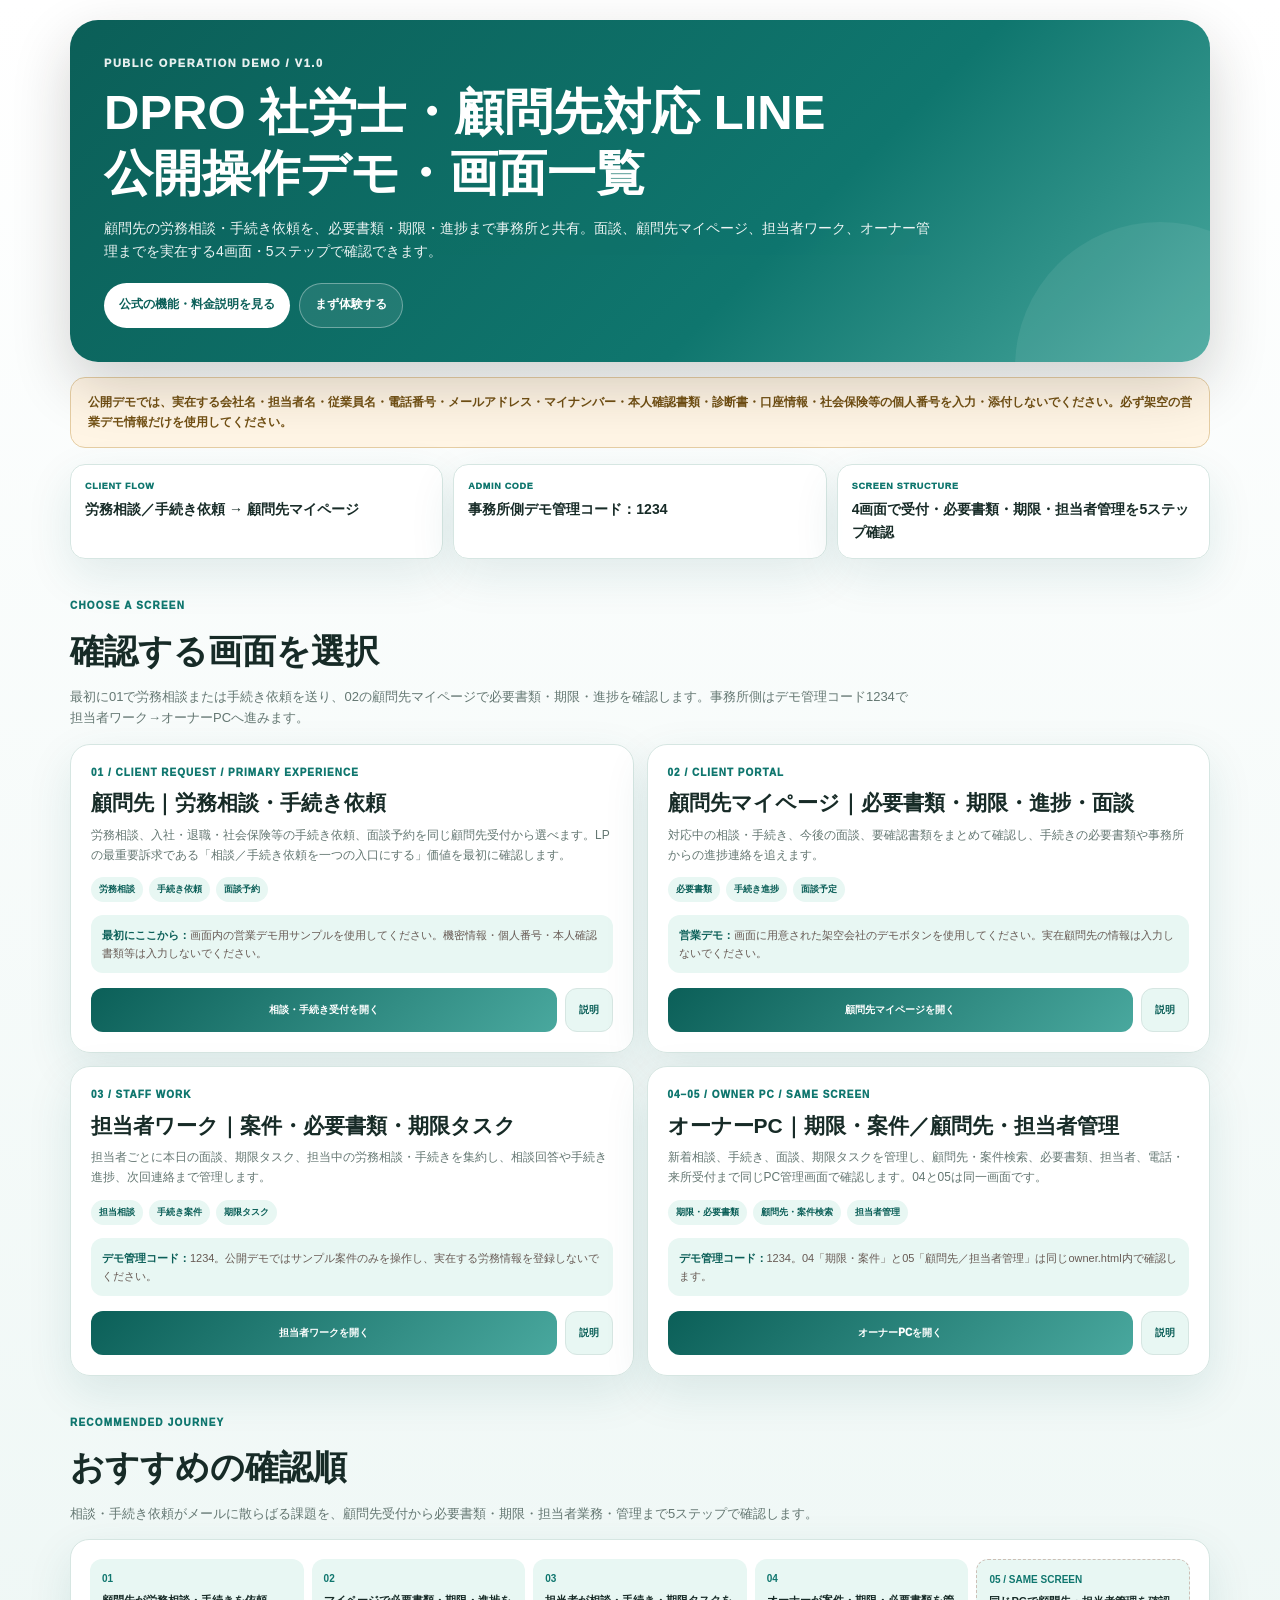
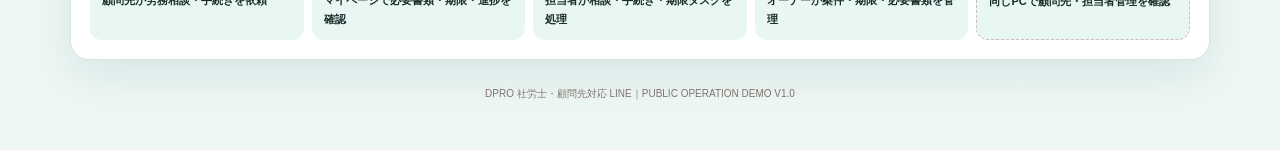
<file: demo-guide.html>
<!doctype html>
<!-- DPRO LIVE DEMO COMMON TEMPLATE V1.0 LOCK / CONFIGURABLE TEMPLATE -->
<html lang="ja">
<head>
<meta charset="utf-8">
<meta name="viewport" content="width=device-width,initial-scale=1,viewport-fit=cover">
<meta name="robots" content="noindex,nofollow,noarchive">
<title id="pageTitle">DPRO 公開操作デモ・画面一覧</title>
<style>
:root{
  --bg:#eef7f5;--card:#fff;--ink:#172b27;--muted:#647772;--line:#d6e6e2;
  --brand:#0f766e;--deep:#0b5f58;--brand2:#49a89e;--soft:#e8f7f3;
  --shadow:0 16px 46px rgba(15,95,88,.11)
}
*{box-sizing:border-box}
html{background:var(--bg);scroll-behavior:smooth}
body{margin:0;min-height:100vh;color:var(--ink);font-family:-apple-system,BlinkMacSystemFont,"Segoe UI","Noto Sans JP","Yu Gothic UI",Meiryo,sans-serif;line-height:1.65;background:linear-gradient(180deg,#fff 0%,var(--bg) 100%)}
a{color:inherit}.page{width:min(1140px,calc(100% - 24px));margin:0 auto;padding:20px 0 48px}
.hero{position:relative;overflow:hidden;padding:34px;border-radius:28px;color:#fff;background:linear-gradient(135deg,var(--deep),var(--brand) 63%,var(--brand2));box-shadow:0 23px 58px rgba(35,30,27,.20)}
.hero:after{content:"";position:absolute;right:-95px;bottom:-150px;width:290px;height:290px;border-radius:50%;background:rgba(255,255,255,.07)}
.kicker{position:relative;z-index:1;font-size:11px;font-weight:1000;letter-spacing:.14em;opacity:.9}
.hero h1{position:relative;z-index:1;margin:10px 0 0;font-size:clamp(28px,5vw,49px);line-height:1.24}
.hero p{position:relative;z-index:1;max-width:830px;margin:13px 0 0;font-size:14px;opacity:.93}
.hero-actions{position:relative;z-index:1;display:flex;gap:9px;flex-wrap:wrap;margin-top:20px}
.button{min-height:45px;display:inline-flex;align-items:center;justify-content:center;padding:9px 15px;border-radius:999px;text-decoration:none;font-size:12px;font-weight:950}
.button-light{color:var(--deep);background:#fff}.button-ghost{color:#fff;border:1px solid rgba(255,255,255,.35);background:rgba(255,255,255,.09)}
.notice{margin-top:15px;padding:15px 17px;border:1px solid #e5cda3;border-radius:15px;background:#fff5e5;color:#725013;font-size:12px;font-weight:760}
.demo-info{margin-top:16px;display:grid;grid-template-columns:repeat(3,minmax(0,1fr));gap:10px}
.demo-info>div{padding:14px;border:1px solid var(--line);border-radius:15px;background:rgba(255,255,255,.96);box-shadow:var(--shadow)}
.demo-info small{display:block;color:var(--brand);font-size:9px;font-weight:1000;letter-spacing:.08em}.demo-info strong{display:block;margin-top:4px;font-size:14px}
.section-head{margin:32px 0 15px}.section-head small{color:var(--brand);font-size:10px;font-weight:1000;letter-spacing:.12em}.section-head h2{margin:5px 0 0;font-size:clamp(23px,4vw,34px)}.section-head p{max-width:840px;margin:7px 0 0;color:var(--muted);font-size:13px}
.grid{display:grid;grid-template-columns:repeat(2,minmax(0,1fr));gap:13px}
.card{min-width:0;padding:20px;border:1px solid var(--line);border-radius:20px;background:rgba(255,255,255,.98);box-shadow:var(--shadow)}
.card-number{color:var(--brand);font-size:10px;font-weight:1000;letter-spacing:.1em}.card h3{margin:7px 0 0;font-size:21px;line-height:1.4}.card p{margin:8px 0 0;color:var(--muted);font-size:12px}
.pills{display:flex;gap:6px;flex-wrap:wrap;margin-top:12px}.pills span{padding:5px 8px;border-radius:999px;background:var(--soft);color:var(--deep);font-size:9px;font-weight:900}
.card-note{margin-top:13px;padding:11px;border-radius:12px;background:var(--soft);color:#675a54;font-size:11px}.card-note b{color:var(--deep)}
.card-actions{display:grid;grid-template-columns:1fr auto;gap:8px;margin-top:15px}
.open,.official{min-height:44px;display:flex;align-items:center;justify-content:center;padding:9px 13px;border-radius:12px;text-decoration:none;font-size:10px;font-weight:950}
.open{color:#fff;background:linear-gradient(135deg,var(--deep),var(--brand2))}.official{color:var(--deep);border:1px solid var(--line);background:var(--soft)}
.flow{margin-top:14px;padding:19px;border:1px solid var(--line);border-radius:19px;background:#fff;box-shadow:var(--shadow)}
.flow-grid{display:grid;grid-template-columns:repeat(var(--flow-cols,5),minmax(0,1fr));gap:8px}
.flow-step{padding:12px;border-radius:12px;background:var(--soft)}.flow-step b{display:block;color:var(--brand);font-size:10px}.flow-step strong{display:block;margin-top:4px;font-size:11px}.flow-step.same{border:1px dashed #cdbfb6}
.footer{margin-top:26px;color:#82736c;font-size:10px;text-align:center}
@media(max-width:900px){.flow-grid{grid-template-columns:repeat(2,minmax(0,1fr))}}
@media(max-width:760px){.hero{padding:25px 20px}.demo-info,.grid,.flow-grid{grid-template-columns:1fr}}
@media(max-width:420px){.page{width:min(100% - 16px,1140px)}.card-actions{grid-template-columns:1fr}}
</style>
</head>
<body>
<main class="page">
<section class="hero">
  <div class="kicker">PUBLIC OPERATION DEMO / V1.0</div>
  <h1 id="heroTitle"></h1>
  <p id="heroCopy"></p>
  <div class="hero-actions">
    <a class="button button-light" id="officialLink">公式の機能・料金説明を見る</a>
    <a class="button button-ghost" id="primaryDemoLink">まず体験する</a>
  </div>
</section>

<div class="notice" id="notice"></div>

<section class="demo-info" id="quickInfo" aria-label="デモ利用情報"></section>

<div class="section-head">
  <small>CHOOSE A SCREEN</small>
  <h2>確認する画面を選択</h2>
  <p id="screenIntro"></p>
</div>

<section class="grid" id="screenGrid"></section>

<div class="section-head">
  <small>RECOMMENDED JOURNEY</small>
  <h2>おすすめの確認順</h2>
  <p id="journeyIntro"></p>
</div>
<section class="flow"><div class="flow-grid" id="flowGrid"></div></section>

<div class="footer" id="footer"></div>
</main>

<script>
/*
  DPRO LIVE DEMO COMMON TEMPLATE V1.0
  ------------------------------------------------------------
  変更してよいのは CONFIG の値とCSS変数のブランド色のみ。
  DOM骨格・セクション順・公開注意・CHOOSE A SCREEN・
  RECOMMENDED JOURNEYはCOMMON TEMPLATE V1.0 LOCK対象。
*/
const CONFIG = {
  "systemName": "DPRO 社労士・顧問先対応 LINE",
  "pageTitle": "DPRO 社労士・顧問先対応 LINE｜公開操作デモ・画面一覧",
  "heroCopy": "顧問先の労務相談・手続き依頼を、必要書類・期限・進捗まで事務所と共有。面談、顧問先マイページ、担当者ワーク、オーナー管理までを実在する4画面・5ステップで確認できます。",
  "officialUrl": "https://dpromstk2000-lab.github.io/dpro-line-systems-site/systems/sharoushi.html",
  "primaryDemoUrl": "index.html?purpose=consultation",
  "notice": "公開デモでは、実在する会社名・担当者名・従業員名・電話番号・メールアドレス・マイナンバー・本人確認書類・診断書・口座情報・社会保険等の個人番号を入力・添付しないでください。必ず架空の営業デモ情報だけを使用してください。",
  "screenIntro": "最初に01で労務相談または手続き依頼を送り、02の顧問先マイページで必要書類・期限・進捗を確認します。事務所側はデモ管理コード1234で担当者ワーク→オーナーPCへ進みます。",
  "journeyIntro": "相談・手続き依頼がメールに散らばる課題を、顧問先受付から必要書類・期限・担当者業務・管理まで5ステップで確認します。",
  "adminCode": "1234",
  "quickInfo": [
    {
      "label": "CLIENT FLOW",
      "text": "労務相談／手続き依頼 → 顧問先マイページ"
    },
    {
      "label": "ADMIN CODE",
      "text": "事務所側デモ管理コード：1234"
    },
    {
      "label": "SCREEN STRUCTURE",
      "text": "4画面で受付・必要書類・期限・担当者管理を5ステップ確認"
    }
  ],
  "screens": [
    {
      "step": "01 / CLIENT REQUEST / PRIMARY EXPERIENCE",
      "title": "顧問先｜労務相談・手続き依頼",
      "description": "労務相談、入社・退職・社会保険等の手続き依頼、面談予約を同じ顧問先受付から選べます。LPの最重要訴求である「相談／手続き依頼を一つの入口にする」価値を最初に確認します。",
      "tags": [
        "労務相談",
        "手続き依頼",
        "面談予約"
      ],
      "note": "<b>最初にここから：</b>画面内の営業デモ用サンプルを使用してください。機密情報・個人番号・本人確認書類等は入力しないでください。",
      "url": "index.html?purpose=consultation",
      "cta": "相談・手続き受付を開く",
      "officialUrl": "https://dpromstk2000-lab.github.io/dpro-line-systems-site/lp-sharoushi.html"
    },
    {
      "step": "02 / CLIENT PORTAL",
      "title": "顧問先マイページ｜必要書類・期限・進捗・面談",
      "description": "対応中の相談・手続き、今後の面談、要確認書類をまとめて確認し、手続きの必要書類や事務所からの進捗連絡を追えます。",
      "tags": [
        "必要書類",
        "手続き進捗",
        "面談予定"
      ],
      "note": "<b>営業デモ：</b>画面に用意された架空会社のデモボタンを使用してください。実在顧問先の情報は入力しないでください。",
      "url": "member.html",
      "cta": "顧問先マイページを開く",
      "officialUrl": "https://dpromstk2000-lab.github.io/dpro-line-systems-site/lp-sharoushi.html"
    },
    {
      "step": "03 / STAFF WORK",
      "title": "担当者ワーク｜案件・必要書類・期限タスク",
      "description": "担当者ごとに本日の面談、期限タスク、担当中の労務相談・手続きを集約し、相談回答や手続き進捗、次回連絡まで管理します。",
      "tags": [
        "担当相談",
        "手続き案件",
        "期限タスク"
      ],
      "note": "<b>デモ管理コード：</b>1234。公開デモではサンプル案件のみを操作し、実在する労務情報を登録しないでください。",
      "url": "staff.html",
      "cta": "担当者ワークを開く",
      "officialUrl": "https://dpromstk2000-lab.github.io/dpro-line-systems-site/lp-sharoushi.html"
    },
    {
      "step": "04–05 / OWNER PC / SAME SCREEN",
      "title": "オーナーPC｜期限・案件／顧問先・担当者管理",
      "description": "新着相談、手続き、面談、期限タスクを管理し、顧問先・案件検索、必要書類、担当者、電話・来所受付まで同じPC管理画面で確認します。04と05は同一画面です。",
      "tags": [
        "期限・必要書類",
        "顧問先・案件検索",
        "担当者管理"
      ],
      "note": "<b>デモ管理コード：</b>1234。04「期限・案件」と05「顧問先／担当者管理」は同じowner.html内で確認します。",
      "url": "owner.html",
      "cta": "オーナーPCを開く",
      "officialUrl": "https://dpromstk2000-lab.github.io/dpro-line-systems-site/lp-sharoushi.html"
    }
  ],
  "journey": [
    {
      "step": "01",
      "text": "顧問先が労務相談・手続きを依頼"
    },
    {
      "step": "02",
      "text": "マイページで必要書類・期限・進捗を確認"
    },
    {
      "step": "03",
      "text": "担当者が相談・手続き・期限タスクを処理"
    },
    {
      "step": "04",
      "text": "オーナーが案件・期限・必要書類を管理"
    },
    {
      "step": "05",
      "text": "同じPCで顧問先・担当者管理を確認",
      "sameScreen": true
    }
  ]
};

document.documentElement.style.setProperty("--flow-cols", String(Math.min(CONFIG.journey.length, 7)));
document.title = CONFIG.pageTitle;
document.getElementById("heroTitle").innerHTML = `${CONFIG.systemName}<br>公開操作デモ・画面一覧`;
document.getElementById("heroCopy").textContent = CONFIG.heroCopy;
document.getElementById("officialLink").href = CONFIG.officialUrl;
document.getElementById("primaryDemoLink").href = CONFIG.primaryDemoUrl;
document.getElementById("notice").textContent = CONFIG.notice;
document.getElementById("screenIntro").textContent = CONFIG.screenIntro;
document.getElementById("journeyIntro").textContent = CONFIG.journeyIntro;
document.getElementById("footer").textContent = `${CONFIG.systemName}｜PUBLIC OPERATION DEMO V1.0`;

document.getElementById("quickInfo").innerHTML = CONFIG.quickInfo.map(x =>
  `<div><small>${x.label}</small><strong>${x.text}</strong></div>`
).join("");

document.getElementById("screenGrid").innerHTML = CONFIG.screens.map(x => `
  <article class="card">
    <div class="card-number">${x.step}</div>
    <h3>${x.title}</h3>
    <p>${x.description}</p>
    <div class="pills">${x.tags.map(t => `<span>${t}</span>`).join("")}</div>
    <div class="card-note">${x.note}</div>
    <div class="card-actions">
      <a class="open" href="${x.url}">${x.cta}</a>
      <a class="official" href="${x.officialUrl}">説明</a>
    </div>
  </article>
`).join("");

document.getElementById("flowGrid").innerHTML = CONFIG.journey.map(x => `
  <div class="flow-step${x.sameScreen ? " same" : ""}">
    <b>${x.step}${x.sameScreen ? " / SAME SCREEN" : ""}</b>
    <strong>${x.text}</strong>
  </div>
`).join("");
</script>
</body>
</html>
</file>
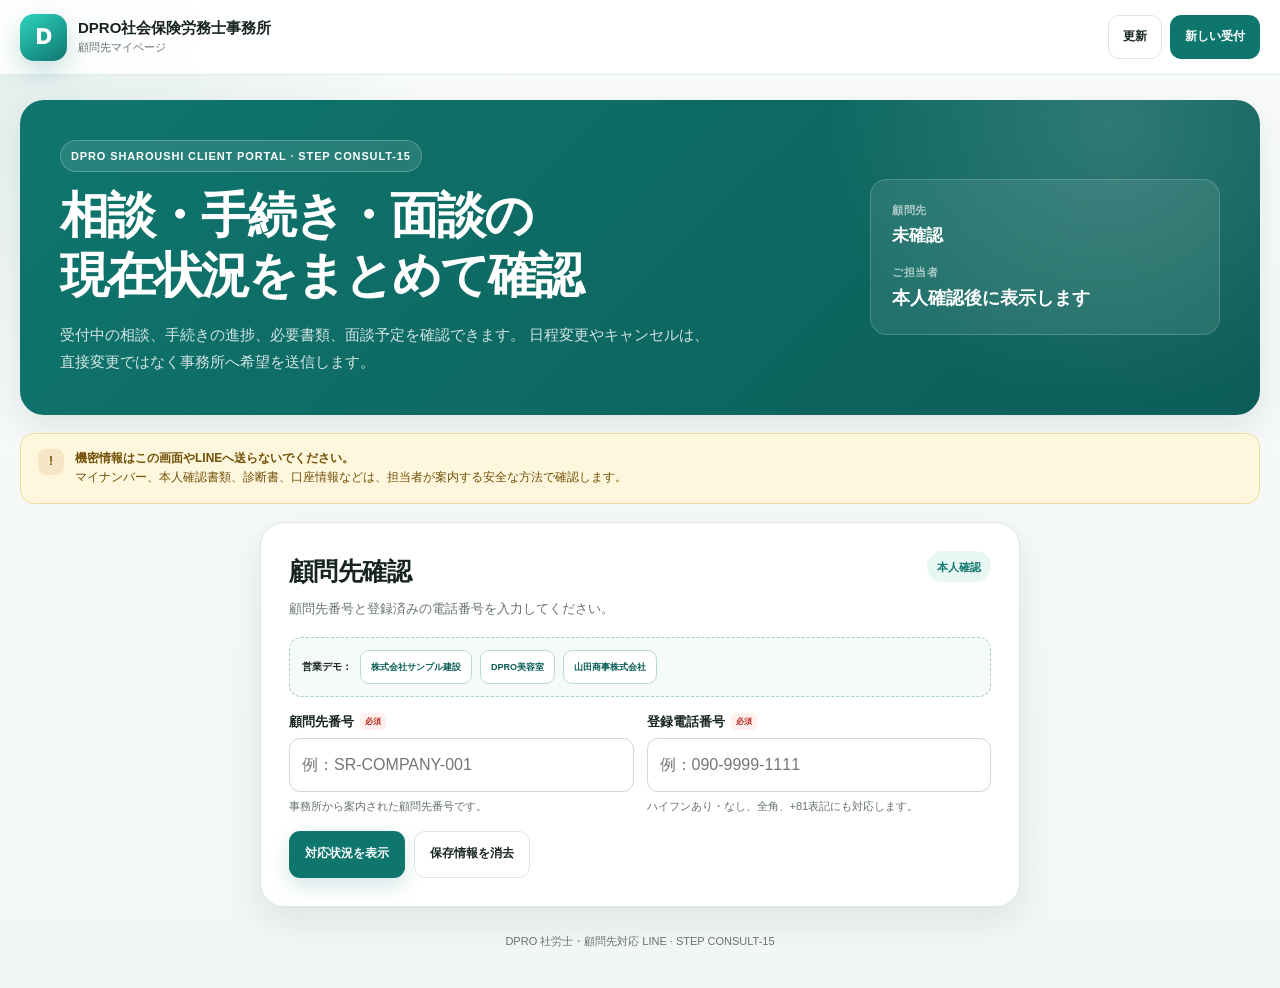
<file: member.html>
<!doctype html>
<html lang="ja">
<head>
  <meta charset="utf-8">
  <meta name="viewport" content="width=device-width, initial-scale=1, viewport-fit=cover">
  <meta name="theme-color" content="#0f766e">
  <meta name="description" content="DPRO社会保険労務士事務所の顧問先向けマイページです。相談・手続き・面談・必要書類・進捗を確認できます。">
  <title>DPRO 社労士・顧問先対応 LINE｜対応状況</title>
  <style>
    :root {
      color-scheme: light;
      --bg: #f3f7f7;
      --surface: #ffffff;
      --surface-soft: #f7faf9;
      --text: #172421;
      --muted: #66736f;
      --line: #dce7e4;
      --primary: #0f766e;
      --primary-dark: #0b5f58;
      --primary-soft: #e8f7f3;
      --accent: #2563eb;
      --accent-soft: #edf4ff;
      --success: #13795b;
      --success-soft: #e8f7f0;
      --warning: #a16207;
      --warning-soft: #fff7dd;
      --danger: #b42318;
      --danger-soft: #fff0ee;
      --neutral: #64748b;
      --shadow: 0 14px 34px rgba(15, 59, 54, .09);
      --radius-xl: 24px;
      --radius-lg: 18px;
      --radius-md: 13px;
      --content: 1120px;
    }

    * {
      box-sizing: border-box;
    }

    html {
      scroll-behavior: smooth;
    }

    body {
      margin: 0;
      min-width: 320px;
      background:
        radial-gradient(circle at top left, rgba(15,118,110,.10), transparent 27rem),
        linear-gradient(#f8fbfa, #f2f6f5);
      color: var(--text);
      font-family:
        -apple-system, BlinkMacSystemFont, "Segoe UI", "Noto Sans JP",
        "Hiragino Kaku Gothic ProN", "Yu Gothic", Meiryo, sans-serif;
      line-height: 1.65;
    }

    button,
    input,
    select,
    textarea {
      font: inherit;
    }

    button,
    a,
    summary {
      -webkit-tap-highlight-color: transparent;
    }

    a {
      color: inherit;
    }

    [hidden] {
      display: none !important;
    }

    .app {
      min-height: 100vh;
      padding-bottom: calc(38px + env(safe-area-inset-bottom));
    }

    .topbar {
      position: sticky;
      top: 0;
      z-index: 50;
      border-bottom: 1px solid rgba(220,231,228,.9);
      background: rgba(255,255,255,.92);
      backdrop-filter: blur(12px);
    }

    .topbar-inner {
      display: flex;
      align-items: center;
      justify-content: space-between;
      gap: 14px;
      width: min(var(--content), calc(100% - 28px));
      min-height: 66px;
      margin: 0 auto;
    }

    .brand {
      display: flex;
      align-items: center;
      gap: 11px;
      min-width: 0;
      text-decoration: none;
    }

    .brand-mark {
      display: grid;
      place-items: center;
      width: 42px;
      height: 42px;
      flex: 0 0 auto;
      border-radius: 14px;
      background: linear-gradient(145deg, #2dd4bf, #0f766e);
      color: #ffffff;
      box-shadow: 0 10px 24px rgba(15,118,110,.22);
      font-size: 19px;
      font-weight: 950;
    }

    .brand-copy {
      min-width: 0;
    }

    .brand-copy strong {
      display: block;
      overflow: hidden;
      font-size: 13px;
      line-height: 1.35;
      text-overflow: ellipsis;
      white-space: nowrap;
    }

    .brand-copy span {
      display: block;
      color: var(--muted);
      font-size: 10px;
    }

    .top-actions {
      display: flex;
      align-items: center;
      gap: 8px;
    }

    .top-link {
      display: inline-flex;
      align-items: center;
      justify-content: center;
      min-height: 38px;
      padding: 8px 12px;
      border: 1px solid var(--line);
      border-radius: 11px;
      background: #ffffff;
      color: var(--text);
      text-decoration: none;
      font-size: 10px;
      font-weight: 850;
    }

    .top-link.primary {
      border-color: var(--primary);
      background: var(--primary);
      color: #ffffff;
    }

    .hero {
      width: min(var(--content), calc(100% - 28px));
      margin: 22px auto 0;
      overflow: hidden;
      border-radius: var(--radius-xl);
      background:
        radial-gradient(circle at 88% 8%, rgba(255,255,255,.14), transparent 18rem),
        linear-gradient(135deg, #0f766e, #0c5d57);
      color: #ffffff;
      box-shadow: var(--shadow);
    }

    .hero-inner {
      display: grid;
      grid-template-columns: minmax(0, 1fr) 320px;
      gap: 26px;
      padding: 34px;
    }

    .hero-eyebrow {
      display: inline-flex;
      align-items: center;
      gap: 7px;
      margin-bottom: 14px;
      padding: 6px 10px;
      border: 1px solid rgba(255,255,255,.23);
      border-radius: 999px;
      background: rgba(255,255,255,.1);
      font-size: 10px;
      font-weight: 850;
      letter-spacing: .08em;
    }

    .hero h1 {
      margin: 0;
      font-size: clamp(27px, 4vw, 43px);
      line-height: 1.22;
      letter-spacing: -.04em;
    }

    .hero p {
      max-width: 660px;
      margin: 15px 0 0;
      color: rgba(255,255,255,.82);
      font-size: 13px;
    }

    .hero-account {
      align-self: center;
      padding: 18px;
      border: 1px solid rgba(255,255,255,.17);
      border-radius: 17px;
      background: rgba(255,255,255,.09);
    }

    .hero-account span {
      display: block;
      color: rgba(255,255,255,.62);
      font-size: 9px;
      font-weight: 800;
      letter-spacing: .06em;
    }

    .hero-account strong {
      display: block;
      overflow-wrap: anywhere;
      margin-top: 3px;
      font-size: 14px;
    }

    .hero-account .company-name {
      margin-bottom: 12px;
      font-size: 17px;
    }

    .content {
      width: min(var(--content), calc(100% - 28px));
      margin: 18px auto 0;
    }

    .notice {
      display: flex;
      align-items: flex-start;
      gap: 11px;
      padding: 14px 16px;
      border: 1px solid #efdca1;
      border-radius: 14px;
      background: var(--warning-soft);
      color: #705007;
      font-size: 11px;
    }

    .notice-icon {
      display: grid;
      place-items: center;
      width: 26px;
      height: 26px;
      flex: 0 0 auto;
      border-radius: 8px;
      background: rgba(161,98,7,.11);
      font-weight: 900;
    }

    .login-panel,
    .panel {
      margin-top: 18px;
      padding: 24px;
      border: 1px solid var(--line);
      border-radius: var(--radius-xl);
      background: var(--surface);
      box-shadow: var(--shadow);
    }

    .login-panel {
      max-width: 760px;
      margin-right: auto;
      margin-left: auto;
    }

    .panel-header {
      display: flex;
      align-items: flex-start;
      justify-content: space-between;
      gap: 16px;
      margin-bottom: 18px;
    }

    .panel-header h2 {
      margin: 0;
      font-size: 21px;
      letter-spacing: -.025em;
    }

    .panel-header p {
      margin: 5px 0 0;
      color: var(--muted);
      font-size: 11px;
    }

    .badge {
      display: inline-flex;
      align-items: center;
      gap: 7px;
      flex: 0 0 auto;
      min-height: 30px;
      padding: 6px 10px;
      border-radius: 999px;
      background: var(--primary-soft);
      color: var(--primary);
      font-size: 9px;
      font-weight: 900;
      white-space: nowrap;
    }

    .form-grid {
      display: grid;
      grid-template-columns: repeat(2, minmax(0, 1fr));
      gap: 13px;
    }

    .field {
      min-width: 0;
    }

    .field.full {
      grid-column: 1 / -1;
    }

    .label {
      display: flex;
      align-items: center;
      gap: 6px;
      margin-bottom: 6px;
      font-size: 11px;
      font-weight: 850;
    }

    .required {
      padding: 2px 5px;
      border-radius: 5px;
      background: var(--danger-soft);
      color: var(--danger);
      font-size: 8px;
      font-weight: 900;
    }

    .input,
    .textarea,
    .select {
      width: 100%;
      border: 1px solid #cddbd7;
      border-radius: 11px;
      background: #ffffff;
      color: var(--text);
      outline: none;
    }

    .input,
    .select {
      min-height: 45px;
      padding: 10px 12px;
    }

    .textarea {
      min-height: 112px;
      padding: 11px 12px;
      resize: vertical;
    }

    .input:focus,
    .textarea:focus,
    .select:focus {
      border-color: var(--primary);
      box-shadow: 0 0 0 3px rgba(15,118,110,.11);
    }

    .help {
      margin-top: 5px;
      color: var(--muted);
      font-size: 9px;
    }

    .demo-row {
      display: flex;
      flex-wrap: wrap;
      align-items: center;
      gap: 8px;
      margin-bottom: 14px;
      padding: 12px;
      border: 1px dashed #a9cfc7;
      border-radius: 12px;
      background: #f5fbf9;
    }

    .demo-row strong {
      font-size: 10px;
    }

    .demo-btn {
      min-height: 34px;
      padding: 7px 10px;
      border: 1px solid #b9d7d1;
      border-radius: 9px;
      background: #ffffff;
      color: var(--primary-dark);
      cursor: pointer;
      font-size: 9px;
      font-weight: 850;
    }

    .btn {
      display: inline-flex;
      align-items: center;
      justify-content: center;
      gap: 7px;
      min-height: 43px;
      padding: 9px 15px;
      border: 1px solid transparent;
      border-radius: 11px;
      cursor: pointer;
      text-decoration: none;
      font-size: 10px;
      font-weight: 900;
      transition: transform .14s ease, background .14s ease, opacity .14s ease;
    }

    .btn:hover:not(:disabled) {
      transform: translateY(-1px);
    }

    .btn:disabled {
      opacity: .56;
      cursor: not-allowed;
    }

    .btn-primary {
      background: var(--primary);
      color: #ffffff;
      box-shadow: 0 8px 20px rgba(15,118,110,.18);
    }

    .btn-primary:hover:not(:disabled) {
      background: var(--primary-dark);
    }

    .btn-accent {
      background: var(--accent);
      color: #ffffff;
    }

    .btn-light {
      border-color: var(--line);
      background: #ffffff;
      color: var(--text);
    }

    .btn-warning {
      border-color: #ecd58c;
      background: var(--warning-soft);
      color: var(--warning);
    }

    .btn-danger {
      border-color: #f0beb8;
      background: var(--danger-soft);
      color: var(--danger);
    }

    .login-actions {
      display: flex;
      flex-wrap: wrap;
      gap: 9px;
      margin-top: 15px;
    }

    .error-box {
      margin-top: 13px;
      padding: 13px;
      border: 1px solid #f1bcb6;
      border-radius: 12px;
      background: var(--danger-soft);
      color: var(--danger);
      font-size: 10px;
      font-weight: 750;
    }

    .dashboard {
      margin-top: 18px;
    }

    .summary-grid {
      display: grid;
      grid-template-columns: repeat(4, minmax(0, 1fr));
      gap: 11px;
    }

    .summary-card {
      min-width: 0;
      padding: 16px;
      border: 1px solid var(--line);
      border-radius: 15px;
      background: var(--surface);
      box-shadow: 0 5px 18px rgba(15,59,54,.045);
    }

    .summary-card span {
      display: block;
      color: var(--muted);
      font-size: 9px;
      font-weight: 800;
    }

    .summary-card strong {
      display: block;
      margin-top: 4px;
      font-size: 26px;
      line-height: 1.15;
      letter-spacing: -.04em;
    }

    .summary-card small {
      display: block;
      margin-top: 4px;
      color: var(--muted);
      font-size: 8px;
    }

    .quick-actions {
      display: grid;
      grid-template-columns: repeat(4, minmax(0, 1fr));
      gap: 10px;
      margin-top: 12px;
    }

    .quick-action {
      display: flex;
      align-items: center;
      gap: 10px;
      min-height: 68px;
      padding: 13px;
      border: 1px solid var(--line);
      border-radius: 14px;
      background: #ffffff;
      text-decoration: none;
      box-shadow: 0 5px 16px rgba(15,59,54,.04);
      transition: .15s ease;
    }

    .quick-action:hover {
      transform: translateY(-1px);
      border-color: #9ecdc4;
    }

    .quick-icon {
      display: grid;
      place-items: center;
      width: 38px;
      height: 38px;
      flex: 0 0 auto;
      border-radius: 12px;
      background: var(--primary-soft);
      color: var(--primary);
      font-size: 13px;
      font-weight: 900;
    }

    .quick-action strong {
      display: block;
      font-size: 10px;
    }

    .quick-action span {
      display: block;
      margin-top: 2px;
      color: var(--muted);
      font-size: 8px;
    }

    .section-tabs {
      position: sticky;
      top: 77px;
      z-index: 30;
      display: flex;
      gap: 7px;
      margin-top: 16px;
      padding: 8px;
      overflow-x: auto;
      border: 1px solid rgba(220,231,228,.94);
      border-radius: 14px;
      background: rgba(255,255,255,.93);
      box-shadow: 0 8px 22px rgba(15,59,54,.07);
      backdrop-filter: blur(12px);
      scrollbar-width: none;
    }

    .section-tabs::-webkit-scrollbar {
      display: none;
    }

    .tab-btn {
      flex: 0 0 auto;
      min-height: 37px;
      padding: 8px 12px;
      border: 1px solid transparent;
      border-radius: 10px;
      background: transparent;
      color: var(--muted);
      cursor: pointer;
      font-size: 9px;
      font-weight: 900;
      white-space: nowrap;
    }

    .tab-btn.active {
      background: var(--primary);
      color: #ffffff;
    }

    .tab-section {
      scroll-margin-top: 130px;
      margin-top: 16px;
    }

    .list {
      display: grid;
      gap: 11px;
    }

    .item-card {
      overflow: hidden;
      border: 1px solid var(--line);
      border-radius: 15px;
      background: #ffffff;
      box-shadow: 0 5px 18px rgba(15,59,54,.04);
    }

    .item-main {
      padding: 16px;
    }

    .item-head {
      display: flex;
      align-items: flex-start;
      justify-content: space-between;
      gap: 12px;
    }

    .item-title {
      min-width: 0;
    }

    .item-title small {
      display: block;
      color: var(--muted);
      font-size: 8px;
      font-weight: 750;
    }

    .item-title h3 {
      margin: 3px 0 0;
      overflow-wrap: anywhere;
      font-size: 14px;
      line-height: 1.45;
    }

    .status {
      display: inline-flex;
      align-items: center;
      justify-content: center;
      flex: 0 0 auto;
      min-height: 28px;
      padding: 5px 9px;
      border-radius: 999px;
      background: #eef2f1;
      color: var(--neutral);
      font-size: 8px;
      font-weight: 900;
      white-space: nowrap;
    }

    .status.active {
      background: var(--primary-soft);
      color: var(--primary);
    }

    .status.warning {
      background: var(--warning-soft);
      color: var(--warning);
    }

    .status.done {
      background: var(--success-soft);
      color: var(--success);
    }

    .status.danger {
      background: var(--danger-soft);
      color: var(--danger);
    }

    .meta-grid {
      display: grid;
      grid-template-columns: repeat(4, minmax(0, 1fr));
      gap: 8px;
      margin-top: 12px;
    }

    .meta {
      min-width: 0;
      padding: 9px 10px;
      border: 1px solid #e5ecea;
      border-radius: 10px;
      background: var(--surface-soft);
    }

    .meta span {
      display: block;
      color: var(--muted);
      font-size: 7px;
      font-weight: 800;
    }

    .meta strong {
      display: block;
      overflow-wrap: anywhere;
      margin-top: 2px;
      font-size: 9px;
    }

    .item-description {
      margin-top: 11px;
      padding: 11px;
      border-radius: 10px;
      background: #f7faf9;
      color: #394641;
      font-size: 9px;
      white-space: pre-wrap;
      word-break: break-word;
    }

    .item-actions {
      display: flex;
      flex-wrap: wrap;
      gap: 8px;
      margin-top: 12px;
    }

    details {
      border-top: 1px solid #edf2f0;
      background: #fbfdfc;
    }

    details summary {
      padding: 11px 16px;
      cursor: pointer;
      color: var(--primary-dark);
      font-size: 9px;
      font-weight: 900;
      list-style: none;
    }

    details summary::-webkit-details-marker {
      display: none;
    }

    details summary::after {
      content: "＋";
      float: right;
    }

    details[open] summary::after {
      content: "－";
    }

    .details-body {
      padding: 0 16px 15px;
    }

    .document-list,
    .progress-list {
      display: grid;
      gap: 8px;
      margin: 0;
      padding: 0;
      list-style: none;
    }

    .document-item,
    .progress-item {
      display: grid;
      grid-template-columns: minmax(0, 1fr) auto;
      align-items: start;
      gap: 10px;
      padding: 10px;
      border: 1px solid #e2ebe8;
      border-radius: 10px;
      background: #ffffff;
    }

    .document-item strong,
    .progress-item strong {
      display: block;
      font-size: 9px;
    }

    .document-item p,
    .progress-item p {
      margin: 3px 0 0;
      color: var(--muted);
      font-size: 8px;
    }

    .empty {
      padding: 28px 18px;
      border: 1px dashed #cbdad6;
      border-radius: 14px;
      background: #fafcfb;
      color: var(--muted);
      text-align: center;
    }

    .empty strong {
      display: block;
      color: var(--text);
      font-size: 12px;
    }

    .empty p {
      margin: 5px 0 0;
      font-size: 9px;
    }

    .loading {
      display: grid;
      place-items: center;
      min-height: 260px;
      color: var(--muted);
      text-align: center;
    }

    .spinner {
      width: 38px;
      height: 38px;
      margin: 0 auto 12px;
      border: 4px solid #dfeae7;
      border-top-color: var(--primary);
      border-radius: 50%;
      animation: spin .85s linear infinite;
    }

    @keyframes spin {
      to { transform: rotate(360deg); }
    }

    dialog {
      width: min(560px, calc(100% - 24px));
      max-height: calc(100vh - 28px);
      padding: 0;
      overflow: auto;
      border: 0;
      border-radius: 19px;
      background: #ffffff;
      box-shadow: 0 26px 80px rgba(15,23,42,.28);
    }

    dialog::backdrop {
      background: rgba(15,23,42,.56);
      backdrop-filter: blur(3px);
    }

    .dialog-head {
      display: flex;
      align-items: flex-start;
      justify-content: space-between;
      gap: 12px;
      padding: 19px 20px;
      border-bottom: 1px solid var(--line);
    }

    .dialog-head h2 {
      margin: 0;
      font-size: 17px;
    }

    .dialog-head p {
      margin: 4px 0 0;
      color: var(--muted);
      font-size: 9px;
    }

    .dialog-close {
      display: grid;
      place-items: center;
      width: 34px;
      height: 34px;
      border: 1px solid var(--line);
      border-radius: 10px;
      background: #ffffff;
      cursor: pointer;
      font-size: 16px;
    }

    .dialog-body {
      padding: 20px;
    }

    .dialog-actions {
      display: flex;
      justify-content: flex-end;
      gap: 8px;
      margin-top: 14px;
    }

    .footer {
      width: min(var(--content), calc(100% - 28px));
      margin: 25px auto 0;
      color: var(--muted);
      font-size: 9px;
      text-align: center;
    }

    @media (max-width: 860px) {
      .hero-inner {
        grid-template-columns: 1fr;
      }

      .summary-grid,
      .quick-actions {
        grid-template-columns: repeat(2, minmax(0, 1fr));
      }

      .meta-grid {
        grid-template-columns: repeat(2, minmax(0, 1fr));
      }
    }

    @media (max-width: 560px) {
      .topbar-inner {
        min-height: 60px;
      }

      .brand-copy span,
      .top-link:not(.primary) {
        display: none;
      }

      .hero,
      .content,
      .footer {
        width: min(100% - 20px, var(--content));
      }

      .hero {
        margin-top: 12px;
      }

      .hero-inner {
        padding: 23px;
      }

      .login-panel,
      .panel {
        padding: 18px 15px;
        border-radius: 18px;
      }

      .form-grid {
        grid-template-columns: 1fr;
      }

      .field.full {
        grid-column: auto;
      }

      .summary-grid,
      .quick-actions {
        grid-template-columns: 1fr 1fr;
      }

      .summary-card strong {
        font-size: 22px;
      }

      .section-tabs {
        top: 68px;
      }

      .item-head {
        display: block;
      }

      .status {
        margin-top: 8px;
      }

      .meta-grid {
        grid-template-columns: 1fr 1fr;
      }

      .item-actions .btn {
        flex: 1 1 calc(50% - 8px);
      }

      .dialog-actions {
        display: grid;
        grid-template-columns: 1fr;
      }

      .dialog-actions .btn {
        width: 100%;
      }
    }
  
    /* =========================================================
       STEP CONSULT-15
       全画面視認性統一：顧問先マイページ
       ========================================================= */

    :root {
      --content: 1240px;
    }

    body {
      font-size: 16px;
    }

    .topbar-inner {
      min-height: 74px;
    }

    .brand-mark {
      width: 47px;
      height: 47px;
      font-size: 22px;
    }

    .brand-copy strong {
      font-size: 15px;
    }

    .brand-copy span {
      font-size: 11px;
    }

    .top-link {
      min-height: 44px;
      padding: 9px 14px;
      font-size: 12px;
    }

    .hero {
      margin-top: 25px;
    }

    .hero-inner {
      grid-template-columns: minmax(0, 1fr) 350px;
      padding: 40px;
    }

    .hero-eyebrow {
      font-size: 11px;
    }

    .hero h1 {
      font-size: clamp(34px, 4vw, 49px);
    }

    .hero p {
      font-size: 15px;
      line-height: 1.8;
    }

    .hero-account {
      padding: 21px;
    }

    .hero-account span {
      font-size: 11px;
    }

    .hero-account strong {
      font-size: 18px;
    }

    .notice {
      padding: 15px 17px;
      font-size: 12px;
    }

    .summary-grid {
      gap: 13px;
    }

    .summary-card {
      padding: 20px;
    }

    .summary-card span {
      font-size: 11px;
    }

    .summary-card strong {
      font-size: 34px;
    }

    .summary-card small {
      font-size: 10px;
    }

    .quick-actions {
      gap: 12px;
    }

    .quick-action {
      min-height: 83px;
      padding: 16px;
    }

    .quick-icon {
      width: 43px;
      height: 43px;
      font-size: 17px;
    }

    .quick-action strong {
      font-size: 15px;
    }

    .quick-action span {
      font-size: 11px;
    }

    .section-tabs {
      padding: 9px;
    }

    .tab-btn {
      min-height: 45px;
      font-size: 12px;
    }

    .panel {
      padding: 27px;
    }

    .panel-header h2 {
      font-size: 25px;
    }

    .panel-header p {
      font-size: 13px;
    }

    .badge {
      min-height: 31px;
      font-size: 11px;
    }

    .item-card {
      padding: 18px;
    }

    .item-title {
      font-size: 17px;
    }

    .item-head small {
      font-size: 10px;
    }

    .item-description {
      font-size: 12px;
      line-height: 1.75;
    }

    .meta-grid {
      gap: 9px;
    }

    .meta {
      padding: 11px;
    }

    .meta span {
      font-size: 9px;
    }

    .meta strong {
      font-size: 12px;
    }

    .status {
      min-height: 30px;
      font-size: 10px;
    }

    .item-actions .btn,
    .btn {
      min-height: 47px;
      padding: 10px 15px;
      font-size: 12px;
    }

    .details-body {
      font-size: 12px;
      line-height: 1.8;
    }

    .document-item strong {
      font-size: 14px;
    }

    .document-item p {
      font-size: 11px;
    }

    .progress-item strong {
      font-size: 14px;
    }

    .progress-item p,
    .progress-item small {
      font-size: 11px;
    }

    .login-panel {
      padding: 28px;
    }

    .login-panel h2 {
      font-size: 25px;
    }

    .login-panel p {
      font-size: 13px;
    }

    .label {
      font-size: 13px;
    }

    .help {
      font-size: 11px;
    }

    .input,
    .textarea {
      min-height: 54px;
      font-size: 16px;
    }

    .textarea {
      min-height: 140px;
    }

    .dialog-head h2 {
      font-size: 23px;
    }

    .dialog-head p {
      font-size: 12px;
    }

    .footer {
      font-size: 11px;
    }

    @media (max-width: 760px) {
      :root {
        --content: 100%;
      }

      body {
        font-size: 16px;
      }

      .hero-inner {
        padding: 25px 20px;
      }

      .hero h1 {
        font-size: 31px;
      }

      .hero p {
        font-size: 14px;
      }

      .panel,
      .login-panel {
        padding: 21px 16px;
      }

      .panel-header h2,
      .login-panel h2 {
        font-size: 22px;
      }

      .item-title {
        font-size: 16px;
      }

      .input,
      .textarea {
        font-size: 16px;
      }
    }

  

    /* =========================================================
       STEP CONSULT-15
       スマホ表示：ヒーロー2列崩れ修正
       ========================================================= */

    @media (max-width: 860px) {
      .hero-inner {
        grid-template-columns: minmax(0, 1fr);
        gap: 18px;
      }

      .hero-inner > * {
        min-width: 0;
      }

      .hero h1,
      .hero p,
      .hero-account span,
      .hero-account strong {
        word-break: normal;
        overflow-wrap: anywhere;
      }

      .hero-account {
        width: 100%;
        min-width: 0;
      }
    }

    @media (max-width: 560px) {
      .hero-inner {
        padding: 24px 19px;
      }

      .hero h1 {
        font-size: 30px;
        line-height: 1.28;
      }
    }

  </style>
</head>
<body>
  <div class="app">
    <header class="topbar">
      <div class="topbar-inner">
        <a class="brand" href="./index.html">
          <div class="brand-mark">D</div>
          <div class="brand-copy">
            <strong id="brand-office-name">DPRO社会保険労務士事務所</strong>
            <span>顧問先マイページ</span>
          </div>
        </a>

        <div class="top-actions">
          <button class="top-link" id="reload-btn" type="button">更新</button>
          <a class="top-link primary" href="./index.html">新しい受付</a>
        </div>
      </div>
    </header>

    <section class="hero">
      <div class="hero-inner">
        <div>
          <div class="hero-eyebrow">DPRO SHAROUSHI CLIENT PORTAL · STEP CONSULT-15</div>
          <h1>相談・手続き・面談の<br>現在状況をまとめて確認</h1>
          <p>
            受付中の相談、手続きの進捗、必要書類、面談予定を確認できます。
            日程変更やキャンセルは、直接変更ではなく事務所へ希望を送信します。
          </p>
        </div>

        <div class="hero-account" id="hero-account">
          <span>顧問先</span>
          <strong class="company-name" id="hero-company-name">未確認</strong>
          <span>ご担当者</span>
          <strong id="hero-contact-name">本人確認後に表示します</strong>
        </div>
      </div>
    </section>

    <main class="content">
      <div class="notice">
        <div class="notice-icon">!</div>
        <div>
          <strong>機密情報はこの画面やLINEへ送らないでください。</strong><br>
          マイナンバー、本人確認書類、診断書、口座情報などは、担当者が案内する安全な方法で確認します。
        </div>
      </div>

      <section class="login-panel" id="login-panel">
        <div class="panel-header">
          <div>
            <h2>顧問先確認</h2>
            <p>顧問先番号と登録済みの電話番号を入力してください。</p>
          </div>
          <span class="badge">本人確認</span>
        </div>

        <div class="demo-row">
          <strong>営業デモ：</strong>
          <button class="demo-btn" type="button" data-demo="1">株式会社サンプル建設</button>
          <button class="demo-btn" type="button" data-demo="2">DPRO美容室</button>
          <button class="demo-btn" type="button" data-demo="3">山田商事株式会社</button>
        </div>

        <form id="login-form" novalidate>
          <div class="form-grid">
            <div class="field">
              <label class="label" for="company-code">
                顧問先番号 <span class="required">必須</span>
              </label>
              <input class="input" id="company-code" name="company_code" autocomplete="organization" placeholder="例：SR-COMPANY-001" required>
              <div class="help">事務所から案内された顧問先番号です。</div>
            </div>

            <div class="field">
              <label class="label" for="contact-phone">
                登録電話番号 <span class="required">必須</span>
              </label>
              <input class="input" id="contact-phone" name="phone" type="tel" inputmode="tel" autocomplete="tel" placeholder="例：090-9999-1111" required>
              <div class="help">ハイフンあり・なし、全角、+81表記にも対応します。</div>
            </div>
          </div>

          <div class="login-actions">
            <button class="btn btn-primary" id="login-btn" type="submit">対応状況を表示</button>
            <button class="btn btn-light" id="clear-login-btn" type="button">保存情報を消去</button>
          </div>

          <div class="error-box" id="login-error" hidden aria-live="polite"></div>
        </form>
      </section>

      <section class="loading" id="loading-panel" hidden>
        <div>
          <div class="spinner"></div>
          <strong>対応状況を読み込んでいます</strong>
          <div style="margin-top:5px;font-size:9px">相談・手続き・面談・必要書類を確認しています。</div>
        </div>
      </section>

      <section class="dashboard" id="dashboard" hidden>
        <div class="summary-grid">
          <div class="summary-card">
            <span>対応中の相談</span>
            <strong id="count-consultations">0</strong>
            <small>完了・終了以外</small>
          </div>
          <div class="summary-card">
            <span>対応中の手続き</span>
            <strong id="count-procedures">0</strong>
            <small>書類待ち・確認中など</small>
          </div>
          <div class="summary-card">
            <span>今後の面談</span>
            <strong id="count-appointments">0</strong>
            <small>キャンセル以外</small>
          </div>
          <div class="summary-card">
            <span>要確認書類</span>
            <strong id="count-documents">0</strong>
            <small>案内済み・追加確認など</small>
          </div>
        </div>

        <div class="quick-actions">
          <a class="quick-action" href="./index.html?purpose=consultation">
            <div class="quick-icon">相</div>
            <div>
              <strong>新しい労務相談</strong>
              <span>相談内容を送信</span>
            </div>
          </a>
          <a class="quick-action" href="./index.html?purpose=procedure">
            <div class="quick-icon">手</div>
            <div>
              <strong>新しい手続き依頼</strong>
              <span>入社・退職など</span>
            </div>
          </a>
          <a class="quick-action" href="./index.html?purpose=appointment">
            <div class="quick-icon">予</div>
            <div>
              <strong>面談を予約</strong>
              <span>空き時間を確認</span>
            </div>
          </a>
          <button class="quick-action" id="copy-general-inquiry-btn" type="button">
            <div class="quick-icon">問</div>
            <div>
              <strong>問い合わせ文面</strong>
              <span>LINE用文面をコピー</span>
            </div>
          </button>
        </div>

        <nav class="section-tabs" aria-label="マイページメニュー">
          <button class="tab-btn active" type="button" data-target="appointments-section">面談予定</button>
          <button class="tab-btn" type="button" data-target="procedures-section">手続き依頼</button>
          <button class="tab-btn" type="button" data-target="consultations-section">労務相談</button>
          <button class="tab-btn" type="button" data-target="employees-section">対象者</button>
          <button class="tab-btn" type="button" data-target="progress-section">事務所からの連絡</button>
        </nav>

        <section class="panel tab-section" id="appointments-section">
          <div class="panel-header">
            <div>
              <h2>面談予定</h2>
              <p>来所・オンライン・電話・訪問の予約状況です。</p>
            </div>
            <span class="badge" id="appointments-badge">0件</span>
          </div>
          <div class="list" id="appointments-list"></div>
        </section>

        <section class="panel tab-section" id="procedures-section">
          <div class="panel-header">
            <div>
              <h2>手続き依頼</h2>
              <p>現在状況と必要書類・確認事項を表示します。</p>
            </div>
            <span class="badge" id="procedures-badge">0件</span>
          </div>
          <div class="list" id="procedures-list"></div>
        </section>

        <section class="panel tab-section" id="consultations-section">
          <div class="panel-header">
            <div>
              <h2>労務相談</h2>
              <p>送信した相談と事務所の対応状況です。</p>
            </div>
            <span class="badge" id="consultations-badge">0件</span>
          </div>
          <div class="list" id="consultations-list"></div>
        </section>

        <section class="panel tab-section" id="employees-section">
          <div class="panel-header">
            <div>
              <h2>手続き対象者</h2>
              <p>このシステムには必要最小限の情報のみ表示します。</p>
            </div>
            <span class="badge" id="employees-badge">0名</span>
          </div>
          <div class="list" id="employees-list"></div>
        </section>

        <section class="panel tab-section" id="progress-section">
          <div class="panel-header">
            <div>
              <h2>事務所からの連絡・進捗</h2>
              <p>顧問先へ公開された進捗連絡を新しい順に表示します。</p>
            </div>
            <span class="badge" id="progress-badge">0件</span>
          </div>
          <div class="list" id="progress-list"></div>
        </section>
      </section>
    </main>

    <footer class="footer">
      DPRO 社労士・顧問先対応 LINE · STEP CONSULT-15
    </footer>
  </div>

  <dialog id="appointment-request-dialog">
    <form id="appointment-request-form" method="dialog">
      <div class="dialog-head">
        <div>
          <h2 id="appointment-dialog-title">面談日程の変更希望</h2>
          <p id="appointment-dialog-description">事務所へ希望内容を送信します。</p>
        </div>
        <button class="dialog-close" id="appointment-dialog-close" type="button" aria-label="閉じる">×</button>
      </div>

      <div class="dialog-body">
        <input id="appointment-request-code" type="hidden">
        <input id="appointment-request-type" type="hidden">

        <div class="field">
          <label class="label" for="appointment-request-reason">
            希望内容・理由 <span class="required">必須</span>
          </label>
          <textarea class="textarea" id="appointment-request-reason" placeholder="例：7月20日午後への変更を希望します。"></textarea>
        </div>

        <div class="error-box" id="appointment-dialog-error" hidden></div>

        <div class="dialog-actions">
          <button class="btn btn-light" id="appointment-dialog-cancel" type="button">閉じる</button>
          <button class="btn btn-primary" id="appointment-request-submit" type="submit">希望を送信</button>
        </div>
      </div>
    </form>
  </dialog>

  <script src="./config.js?v=CONSULT-4-CONFIG-20260714"></script>
  <script>
    (() => {
      "use strict";

      const state = {
        profile: null,
        loading: false,
        identity: {
          company_code: "",
          phone: "",
          line_user_id: "",
        },
      };

      const demoAccounts = {
        "1": { company_code: "SR-COMPANY-001", phone: "090-9999-1111" },
        "2": { company_code: "SR-COMPANY-002", phone: "090-9999-2222" },
        "3": { company_code: "SR-COMPANY-003", phone: "090-9999-3333" },
      };

      const $ = (selector) => document.querySelector(selector);
      const $$ = (selector) => [...document.querySelectorAll(selector)];

      function app() {
        if (!window.DPRO_CONSULT) {
          throw new Error("config.jsを読み込めませんでした。");
        }
        return window.DPRO_CONSULT;
      }

      function escape(value) {
        return app().escapeHtml(value ?? "");
      }

      function showLoginError(message) {
        const box = $("#login-error");
        box.textContent = message;
        box.hidden = false;
      }

      function clearLoginError() {
        $("#login-error").hidden = true;
        $("#login-error").textContent = "";
      }

      function setLoading(loading) {
        state.loading = loading;
        $("#loading-panel").hidden = !loading;
        $("#login-panel").hidden = loading || Boolean(state.profile);
        $("#dashboard").hidden = loading || !state.profile;
        app().setButtonLoading($("#login-btn"), loading, {
          loadingText: "確認中...",
        });
      }

      function statusClass(type, status) {
        if (
          ["completed", "closed", "answered", "documents_received", "submitted"].includes(status)
        ) {
          return "done";
        }

        if (
          ["cancelled", "no_show", "cancel_requested"].includes(status)
        ) {
          return "danger";
        }

        if (
          ["waiting_client", "waiting_documents", "additional_required", "change_requested"].includes(status)
        ) {
          return "warning";
        }

        return "active";
      }

      function emptyHtml(title, message) {
        return `
          <div class="empty">
            <strong>${escape(title)}</strong>
            <p>${escape(message)}</p>
          </div>
        `;
      }

      function currentIdentityFromInputs() {
        return {
          company_code: $("#company-code").value.trim(),
          phone: app().normalizePhone($("#contact-phone").value),
          line_user_id:
            app().getQueryParam("line_user_id") ||
            app().getStoredValue(app().STORAGE_KEYS.LINE_USER_ID) ||
            "",
        };
      }

      function saveIdentity(identity) {
        app().setStoredValue(
          app().STORAGE_KEYS.COMPANY_CODE,
          identity.company_code
        );
        app().setStoredValue(
          app().STORAGE_KEYS.CONTACT_PHONE,
          identity.phone
        );

        if (identity.line_user_id) {
          app().setStoredValue(
            app().STORAGE_KEYS.LINE_USER_ID,
            identity.line_user_id
          );
        }
      }

      function clearIdentity() {
        app().setStoredValue(app().STORAGE_KEYS.COMPANY_CODE, "");
        app().setStoredValue(app().STORAGE_KEYS.CONTACT_PHONE, "");
        app().setStoredValue(app().STORAGE_KEYS.LINE_USER_ID, "");
        $("#company-code").value = "";
        $("#contact-phone").value = "";
        state.profile = null;
        state.identity = {
          company_code: "",
          phone: "",
          line_user_id: "",
        };
        $("#dashboard").hidden = true;
        $("#login-panel").hidden = false;
        $("#hero-company-name").textContent = "未確認";
        $("#hero-contact-name").textContent = "本人確認後に表示します";
        app().showToast("保存した顧問先情報を消去しました。", {
          type: "warning",
        });
      }

      async function loadProfile(options = {}) {
        const identity = options.identity || currentIdentityFromInputs();

        if (!identity.line_user_id) {
          if (!identity.company_code) {
            showLoginError("顧問先番号を入力してください。");
            return;
          }

          if (!identity.phone) {
            showLoginError("登録電話番号を入力してください。");
            return;
          }
        }

        clearLoginError();
        state.profile = null;
        setLoading(true);

        try {
          const result = await app().apiFetch(
            app().API_ENDPOINTS.MEMBER_PROFILE,
            {
              query: {
                line_user_id: identity.line_user_id || undefined,
                company_code: identity.line_user_id
                  ? undefined
                  : identity.company_code,
                phone: identity.line_user_id ? undefined : identity.phone,
              },
              timeoutMs: 30000,
            }
          );

          state.profile = result;
          state.identity = {
            company_code: result.company.company_code,
            phone: app().normalizePhone(result.contact.phone),
            line_user_id: identity.line_user_id,
          };

          saveIdentity(state.identity);
          renderProfile(result);
          setLoading(false);

          if (!options.silent) {
            app().showToast("対応状況を表示しました。");
          }
        } catch (error) {
          state.profile = null;
          setLoading(false);
          showLoginError(
            error?.message ||
              "顧問先番号と電話番号を確認してください。"
          );
          app().showToast(
            error?.message || "対応状況を取得できませんでした。",
            { type: "error" }
          );
        }
      }

      function renderProfile(profile) {
        $("#brand-office-name").textContent =
          profile.office?.office_name || app().OFFICE_NAME;
        $("#hero-company-name").textContent =
          profile.company?.company_name || "—";
        $("#hero-contact-name").textContent =
          profile.contact?.contact_name || "—";

        const activeConsultations = (profile.consultations || []).filter(
          (item) => !["completed", "closed"].includes(item.status)
        );
        const activeProcedures = (profile.procedure_requests || []).filter(
          (item) => !["completed", "cancelled", "closed"].includes(item.status)
        );
        const upcomingAppointments = (profile.appointments || []).filter(
          (item) =>
            !["cancelled", "no_show"].includes(item.status) &&
            new Date(item.end_at).getTime() >= Date.now()
        );
        const attentionDocuments = (profile.procedure_requests || [])
          .flatMap((item) => item.documents || [])
          .filter((document) =>
            ["guided", "partially_received", "additional_required"].includes(
              document.status
            )
          );

        $("#count-consultations").textContent = activeConsultations.length;
        $("#count-procedures").textContent = activeProcedures.length;
        $("#count-appointments").textContent = upcomingAppointments.length;
        $("#count-documents").textContent = attentionDocuments.length;

        renderAppointments(profile.appointments || []);
        renderProcedures(profile.procedure_requests || []);
        renderConsultations(profile.consultations || []);
        renderEmployees(profile.employees || []);
        renderProgress(profile.progress || []);

        $("#login-panel").hidden = true;
        $("#dashboard").hidden = false;
      }

      function renderAppointments(items) {
        $("#appointments-badge").textContent = `${items.length}件`;

        if (!items.length) {
          $("#appointments-list").innerHTML = emptyHtml(
            "面談予約はありません",
            "新しい面談予約は受付トップから行えます。"
          );
          return;
        }

        const sorted = [...items].sort(
          (a, b) => new Date(b.start_at) - new Date(a.start_at)
        );

        $("#appointments-list").innerHTML = sorted
          .map((item) => {
            const isFuture = new Date(item.end_at).getTime() >= Date.now();
            const canRequest =
              isFuture &&
              ![
                "completed",
                "cancelled",
                "no_show",
                "change_requested",
                "cancel_requested",
              ].includes(item.status);

            return `
              <article class="item-card">
                <div class="item-main">
                  <div class="item-head">
                    <div class="item-title">
                      <small>${escape(item.appointment_code)}</small>
                      <h3>${escape(item.agenda || "面談予約")}</h3>
                    </div>
                    <span class="status ${statusClass("appointment", item.status)}">
                      ${escape(item.status_label || app().statusLabel("appointment", item.status))}
                    </span>
                  </div>

                  <div class="meta-grid">
                    <div class="meta">
                      <span>日時</span>
                      <strong>${escape(app().formatDateTime(item.start_at))}</strong>
                    </div>
                    <div class="meta">
                      <span>相談方法</span>
                      <strong>${escape(methodLabel(item.method))}</strong>
                    </div>
                    <div class="meta">
                      <span>予約状況</span>
                      <strong>${escape(item.status_label || app().statusLabel("appointment", item.status))}</strong>
                    </div>
                    <div class="meta">
                      <span>場所・URL</span>
                      <strong>${escape(item.location || item.meeting_url || "担当者から案内")}</strong>
                    </div>
                  </div>

                  ${
                    item.customer_notes
                      ? `<div class="item-description">${escape(item.customer_notes)}</div>`
                      : ""
                  }

                  <div class="item-actions">
                    <button
                      class="btn btn-light"
                      type="button"
                      data-copy-appointment="${escape(item.appointment_code)}"
                    >
                      確認文面をコピー
                    </button>
                    ${
                      canRequest
                        ? `
                          <button
                            class="btn btn-warning"
                            type="button"
                            data-appointment-change="${escape(item.appointment_code)}"
                          >
                            日程変更を相談
                          </button>
                          <button
                            class="btn btn-danger"
                            type="button"
                            data-appointment-cancel="${escape(item.appointment_code)}"
                          >
                            キャンセルを相談
                          </button>
                        `
                        : ""
                    }
                  </div>
                </div>
              </article>
            `;
          })
          .join("");
      }

      function renderProcedures(items) {
        $("#procedures-badge").textContent = `${items.length}件`;

        if (!items.length) {
          $("#procedures-list").innerHTML = emptyHtml(
            "手続き依頼はありません",
            "入社・退職などの手続き依頼は受付トップから送信できます。"
          );
          return;
        }

        $("#procedures-list").innerHTML = items
          .map((item) => {
            const documents = item.documents || [];
            const documentHtml = documents.length
              ? `
                <ul class="document-list">
                  ${documents
                    .map(
                      (document) => `
                        <li class="document-item">
                          <div>
                            <strong>${escape(
                              document.document?.document_name ||
                                document.custom_document_name ||
                                "確認事項"
                            )}</strong>
                            ${
                              document.document?.description
                                ? `<p>${escape(document.document.description)}</p>`
                                : ""
                            }
                            ${
                              document.document?.do_not_upload
                                ? `<p style="color:var(--danger)">この画面やLINEへ送信しないでください。</p>`
                                : ""
                            }
                            ${
                              document.notes
                                ? `<p>${escape(document.notes)}</p>`
                                : ""
                            }
                          </div>
                          <span class="status ${statusClass("document", document.status)}">
                            ${escape(document.status_label || app().statusLabel("document", document.status))}
                          </span>
                        </li>
                      `
                    )
                    .join("")}
                </ul>
              `
              : emptyHtml(
                  "必要書類の案内はまだありません",
                  "内容確認後、担当者が必要事項をご案内します。"
                );

            return `
              <article class="item-card">
                <div class="item-main">
                  <div class="item-head">
                    <div class="item-title">
                      <small>${escape(item.procedure_request_code)}</small>
                      <h3>${escape(item.title)}</h3>
                    </div>
                    <span class="status ${statusClass("procedure", item.status)}">
                      ${escape(item.status_label || app().statusLabel("procedure", item.status))}
                    </span>
                  </div>

                  <div class="meta-grid">
                    <div class="meta">
                      <span>受付日</span>
                      <strong>${escape(app().formatDate(item.received_at))}</strong>
                    </div>
                    <div class="meta">
                      <span>基準日</span>
                      <strong>${escape(app().formatDate(item.effective_date))}</strong>
                    </div>
                    <div class="meta">
                      <span>事務所期限目安</span>
                      <strong>${escape(app().formatDate(item.office_due_date))}</strong>
                    </div>
                    <div class="meta">
                      <span>次回連絡予定</span>
                      <strong>${escape(app().formatDate(item.next_contact_date))}</strong>
                    </div>
                  </div>

                  ${
                    item.request_details
                      ? `<div class="item-description">${escape(item.request_details)}</div>`
                      : ""
                  }

                  <div class="item-actions">
                    <button
                      class="btn btn-light"
                      type="button"
                      data-copy-procedure="${escape(item.procedure_request_code)}"
                    >
                      問い合わせ文面をコピー
                    </button>
                  </div>
                </div>

                <details>
                  <summary>必要書類・確認事項を表示</summary>
                  <div class="details-body">${documentHtml}</div>
                </details>
              </article>
            `;
          })
          .join("");
      }

      function renderConsultations(items) {
        $("#consultations-badge").textContent = `${items.length}件`;

        if (!items.length) {
          $("#consultations-list").innerHTML = emptyHtml(
            "労務相談はありません",
            "新しい相談は受付トップから送信できます。"
          );
          return;
        }

        $("#consultations-list").innerHTML = items
          .map(
            (item) => `
              <article class="item-card">
                <div class="item-main">
                  <div class="item-head">
                    <div class="item-title">
                      <small>${escape(item.consultation_code)}</small>
                      <h3>${escape(item.title)}</h3>
                    </div>
                    <span class="status ${statusClass("consultation", item.status)}">
                      ${escape(item.status_label || app().statusLabel("consultation", item.status))}
                    </span>
                  </div>

                  <div class="meta-grid">
                    <div class="meta">
                      <span>受付日</span>
                      <strong>${escape(app().formatDate(item.received_at))}</strong>
                    </div>
                    <div class="meta">
                      <span>緊急度</span>
                      <strong>${escape(urgencyLabel(item.urgency))}</strong>
                    </div>
                    <div class="meta">
                      <span>希望回答日</span>
                      <strong>${escape(app().formatDate(item.preferred_response_date))}</strong>
                    </div>
                    <div class="meta">
                      <span>次回連絡予定</span>
                      <strong>${escape(app().formatDate(item.next_contact_date))}</strong>
                    </div>
                  </div>

                  <div class="item-description">${escape(item.consultation_details)}</div>

                  ${
                    item.response_summary
                      ? `
                        <details style="margin-top:12px;border:1px solid #e3ebe9;border-radius:10px">
                          <summary>事務所からの回答概要</summary>
                          <div class="details-body">
                            <div class="item-description" style="margin-top:0">
                              ${escape(item.response_summary)}
                            </div>
                          </div>
                        </details>
                      `
                      : ""
                  }

                  <div class="item-actions">
                    <button
                      class="btn btn-light"
                      type="button"
                      data-copy-consultation="${escape(item.consultation_code)}"
                    >
                      追加相談文面をコピー
                    </button>
                  </div>
                </div>
              </article>
            `
          )
          .join("");
      }

      function renderEmployees(items) {
        $("#employees-badge").textContent = `${items.length}名`;

        if (!items.length) {
          $("#employees-list").innerHTML = emptyHtml(
            "登録された対象者はいません",
            "手続き依頼に関連する対象者が表示されます。"
          );
          return;
        }

        $("#employees-list").innerHTML = items
          .map(
            (item) => `
              <article class="item-card">
                <div class="item-main">
                  <div class="item-head">
                    <div class="item-title">
                      <small>${escape(item.employee_code)}</small>
                      <h3>${escape(item.employee_name)}</h3>
                    </div>
                    <span class="status active">${escape(item.procedure_status || "確認中")}</span>
                  </div>

                  <div class="meta-grid">
                    <div class="meta">
                      <span>雇用区分</span>
                      <strong>${escape(item.employment_type || "—")}</strong>
                    </div>
                    <div class="meta">
                      <span>入社日</span>
                      <strong>${escape(app().formatDate(item.hire_date))}</strong>
                    </div>
                    <div class="meta">
                      <span>退職日</span>
                      <strong>${escape(app().formatDate(item.leave_date))}</strong>
                    </div>
                    <div class="meta">
                      <span>手続き</span>
                      <strong>${escape(item.current_procedure_type || "—")}</strong>
                    </div>
                  </div>
                </div>
              </article>
            `
          )
          .join("");
      }

      function renderProgress(items) {
        $("#progress-badge").textContent = `${items.length}件`;

        if (!items.length) {
          $("#progress-list").innerHTML = emptyHtml(
            "公開された進捗連絡はまだありません",
            "担当者が顧問先向けに公開した進捗を表示します。"
          );
          return;
        }

        $("#progress-list").innerHTML = `
          <ul class="progress-list">
            ${items
              .map(
                (item) => `
                  <li class="progress-item">
                    <div>
                      <strong>${escape(item.progress_title)}</strong>
                      ${
                        item.progress_note
                          ? `<p>${escape(item.progress_note)}</p>`
                          : ""
                      }
                      <p>${escape(app().formatDateTime(item.created_at))}</p>
                    </div>
                    ${
                      item.status_to
                        ? `<span class="status active">${escape(item.status_to)}</span>`
                        : ""
                    }
                  </li>
                `
              )
              .join("")}
          </ul>
        `;
      }

      function methodLabel(method) {
        return {
          office: "事務所来所",
          online: "オンライン",
          phone: "電話",
          visit: "訪問",
          other: "その他",
        }[method] || method || "—";
      }

      function urgencyLabel(urgency) {
        return {
          low: "急ぎではない",
          normal: "通常",
          high: "早め",
          urgent: "至急",
        }[urgency] || urgency || "—";
      }

      function findAppointment(code) {
        return state.profile?.appointments?.find(
          (item) => item.appointment_code === code
        );
      }

      function findProcedure(code) {
        return state.profile?.procedure_requests?.find(
          (item) => item.procedure_request_code === code
        );
      }

      function findConsultation(code) {
        return state.profile?.consultations?.find(
          (item) => item.consultation_code === code
        );
      }

      function openAppointmentRequest(type, code) {
        const appointment = findAppointment(code);
        if (!appointment) return;

        $("#appointment-request-code").value = code;
        $("#appointment-request-type").value = type;
        $("#appointment-request-reason").value = "";
        $("#appointment-dialog-error").hidden = true;

        const isChange = type === "change";
        $("#appointment-dialog-title").textContent = isChange
          ? "面談日程の変更希望"
          : "面談キャンセル希望";
        $("#appointment-dialog-description").textContent =
          `${app().formatDateTime(appointment.start_at)}の面談について、事務所へ希望を送信します。`;
        $("#appointment-request-submit").textContent = isChange
          ? "変更希望を送信"
          : "キャンセル希望を送信";

        $("#appointment-request-dialog").showModal();
      }

      async function submitAppointmentRequest(event) {
        event.preventDefault();

        const type = $("#appointment-request-type").value;
        const code = $("#appointment-request-code").value;
        const reason = $("#appointment-request-reason").value.trim();
        const errorBox = $("#appointment-dialog-error");

        if (!reason) {
          errorBox.textContent = "希望内容・理由を入力してください。";
          errorBox.hidden = false;
          return;
        }

        errorBox.hidden = true;
        const button = $("#appointment-request-submit");
        app().setButtonLoading(button, true, { loadingText: "送信中..." });

        try {
          const endpoint =
            type === "change"
              ? app().API_ENDPOINTS.PUBLIC_CHANGE_REQUEST
              : app().API_ENDPOINTS.PUBLIC_CANCEL_REQUEST;

          const payload = {
            company_code: state.identity.company_code,
            phone: state.identity.phone,
            line_user_id: state.identity.line_user_id || null,
            appointment_code: code,
            reason,
          };

          const result = await app().apiFetch(endpoint, {
            method: "POST",
            body: payload,
          });

          $("#appointment-request-dialog").close();
          app().showToast(result.message || "希望を送信しました。");
          await loadProfile({ identity: state.identity, silent: true });
        } catch (error) {
          errorBox.textContent =
            error?.message || "希望を送信できませんでした。";
          errorBox.hidden = false;
        } finally {
          app().setButtonLoading(button, false);
        }
      }

      async function copyAppointmentMessage(code) {
        const item = findAppointment(code);
        if (!item) return;

        const text = `${state.profile.company.company_name}
${state.profile.contact.contact_name}です。

以下の面談予約について確認です。
予約番号：${item.appointment_code}
日時：${app().formatDateTime(item.start_at)}
方法：${methodLabel(item.method)}
相談内容：${item.agenda || "—"}

確認事項があればご連絡ください。`;

        await app().copyText(text);
        app().showToast("面談確認文面をコピーしました。");
      }

      async function copyProcedureMessage(code) {
        const item = findProcedure(code);
        if (!item) return;

        const text = `${state.profile.company.company_name}
${state.profile.contact.contact_name}です。

以下の手続き依頼について確認です。
受付番号：${item.procedure_request_code}
依頼内容：${item.title}
現在の状況：${item.status_label || app().statusLabel("procedure", item.status)}

不足している情報や次に必要な対応があれば教えてください。`;

        await app().copyText(text);
        app().showToast("手続き問い合わせ文面をコピーしました。");
      }

      async function copyConsultationMessage(code) {
        const item = findConsultation(code);
        if (!item) return;

        const text = `${state.profile.company.company_name}
${state.profile.contact.contact_name}です。

以下の相談について追加で確認したいことがあります。
受付番号：${item.consultation_code}
相談内容：${item.title}
現在の状況：${item.status_label || app().statusLabel("consultation", item.status)}

【追加内容】
`;

        await app().copyText(text);
        app().showToast("追加相談文面をコピーしました。");
      }

      async function copyGeneralInquiry() {
        if (!state.profile) return;

        const text = `${state.profile.office.office_name} ご担当者様

${state.profile.company.company_name}
${state.profile.contact.contact_name}です。

【問い合わせ内容】


よろしくお願いします。`;

        await app().copyText(text);
        app().showToast("問い合わせ文面をコピーしました。");
      }

      function bindDynamicActions() {
        $("#dashboard").addEventListener("click", async (event) => {
          const change = event.target.closest("[data-appointment-change]");
          const cancel = event.target.closest("[data-appointment-cancel]");
          const appointmentCopy = event.target.closest(
            "[data-copy-appointment]"
          );
          const procedureCopy = event.target.closest("[data-copy-procedure]");
          const consultationCopy = event.target.closest(
            "[data-copy-consultation]"
          );

          try {
            if (change) {
              openAppointmentRequest(
                "change",
                change.dataset.appointmentChange
              );
            } else if (cancel) {
              openAppointmentRequest(
                "cancel",
                cancel.dataset.appointmentCancel
              );
            } else if (appointmentCopy) {
              await copyAppointmentMessage(
                appointmentCopy.dataset.copyAppointment
              );
            } else if (procedureCopy) {
              await copyProcedureMessage(
                procedureCopy.dataset.copyProcedure
              );
            } else if (consultationCopy) {
              await copyConsultationMessage(
                consultationCopy.dataset.copyConsultation
              );
            }
          } catch (error) {
            app().showToast(
              error?.message || "文面をコピーできませんでした。",
              { type: "error" }
            );
          }
        });
      }

      function bindEvents() {
        $("#login-form").addEventListener("submit", (event) => {
          event.preventDefault();
          loadProfile();
        });

        $$("[data-demo]").forEach((button) => {
          button.addEventListener("click", () => {
            const demo = demoAccounts[button.dataset.demo];
            $("#company-code").value = demo.company_code;
            $("#contact-phone").value = demo.phone;
            app().showToast("営業デモ用の顧問先情報を入力しました。", {
              type: "info",
            });
          });
        });

        $("#clear-login-btn").addEventListener("click", clearIdentity);

        $("#contact-phone").addEventListener("blur", (event) => {
          const value = app().formatPhone(event.target.value);
          if (value) event.target.value = value;
        });

        $("#reload-btn").addEventListener("click", async (event) => {
          if (!state.profile) {
            loadProfile();
            return;
          }

          app().setButtonLoading(event.currentTarget, true, {
            loadingText: "更新中...",
          });

          try {
            await loadProfile({ identity: state.identity, silent: true });
            app().showToast("対応状況を更新しました。");
          } finally {
            app().setButtonLoading(event.currentTarget, false);
          }
        });

        $(".section-tabs").addEventListener("click", (event) => {
          const button = event.target.closest("[data-target]");
          if (!button) return;

          $$(".tab-btn").forEach((item) =>
            item.classList.toggle("active", item === button)
          );

          document
            .getElementById(button.dataset.target)
            ?.scrollIntoView({ behavior: "smooth", block: "start" });
        });

        $("#copy-general-inquiry-btn").addEventListener(
          "click",
          copyGeneralInquiry
        );

        $("#appointment-dialog-close").addEventListener("click", () =>
          $("#appointment-request-dialog").close()
        );
        $("#appointment-dialog-cancel").addEventListener("click", () =>
          $("#appointment-request-dialog").close()
        );
        $("#appointment-request-form").addEventListener(
          "submit",
          submitAppointmentRequest
        );

        bindDynamicActions();
      }

      async function bootstrap() {
        bindEvents();

        const config = await app().apiFetch(
          app().API_ENDPOINTS.PUBLIC_CONFIG
        ).catch(() => null);

        if (config?.office?.office_name) {
          $("#brand-office-name").textContent = config.office.office_name;
        }

        const queryIdentity = {
          company_code:
            app().getQueryParam("company_code") ||
            app().getStoredValue(app().STORAGE_KEYS.COMPANY_CODE),
          phone:
            app().getQueryParam("phone") ||
            app().getStoredValue(app().STORAGE_KEYS.CONTACT_PHONE),
          line_user_id:
            app().getQueryParam("line_user_id") ||
            app().getStoredValue(app().STORAGE_KEYS.LINE_USER_ID),
        };

        $("#company-code").value = queryIdentity.company_code || "";
        $("#contact-phone").value = queryIdentity.phone
          ? app().formatPhone(queryIdentity.phone)
          : "";

        if (
          queryIdentity.line_user_id ||
          (queryIdentity.company_code && queryIdentity.phone)
        ) {
          await loadProfile({
            identity: {
              company_code: queryIdentity.company_code,
              phone: app().normalizePhone(queryIdentity.phone),
              line_user_id: queryIdentity.line_user_id,
            },
            silent: true,
          });
        }
      }

      if (document.readyState === "loading") {
        document.addEventListener("DOMContentLoaded", bootstrap, {
          once: true,
        });
      } else {
        bootstrap();
      }
    })();
  </script>
</body>
</html>
</file>
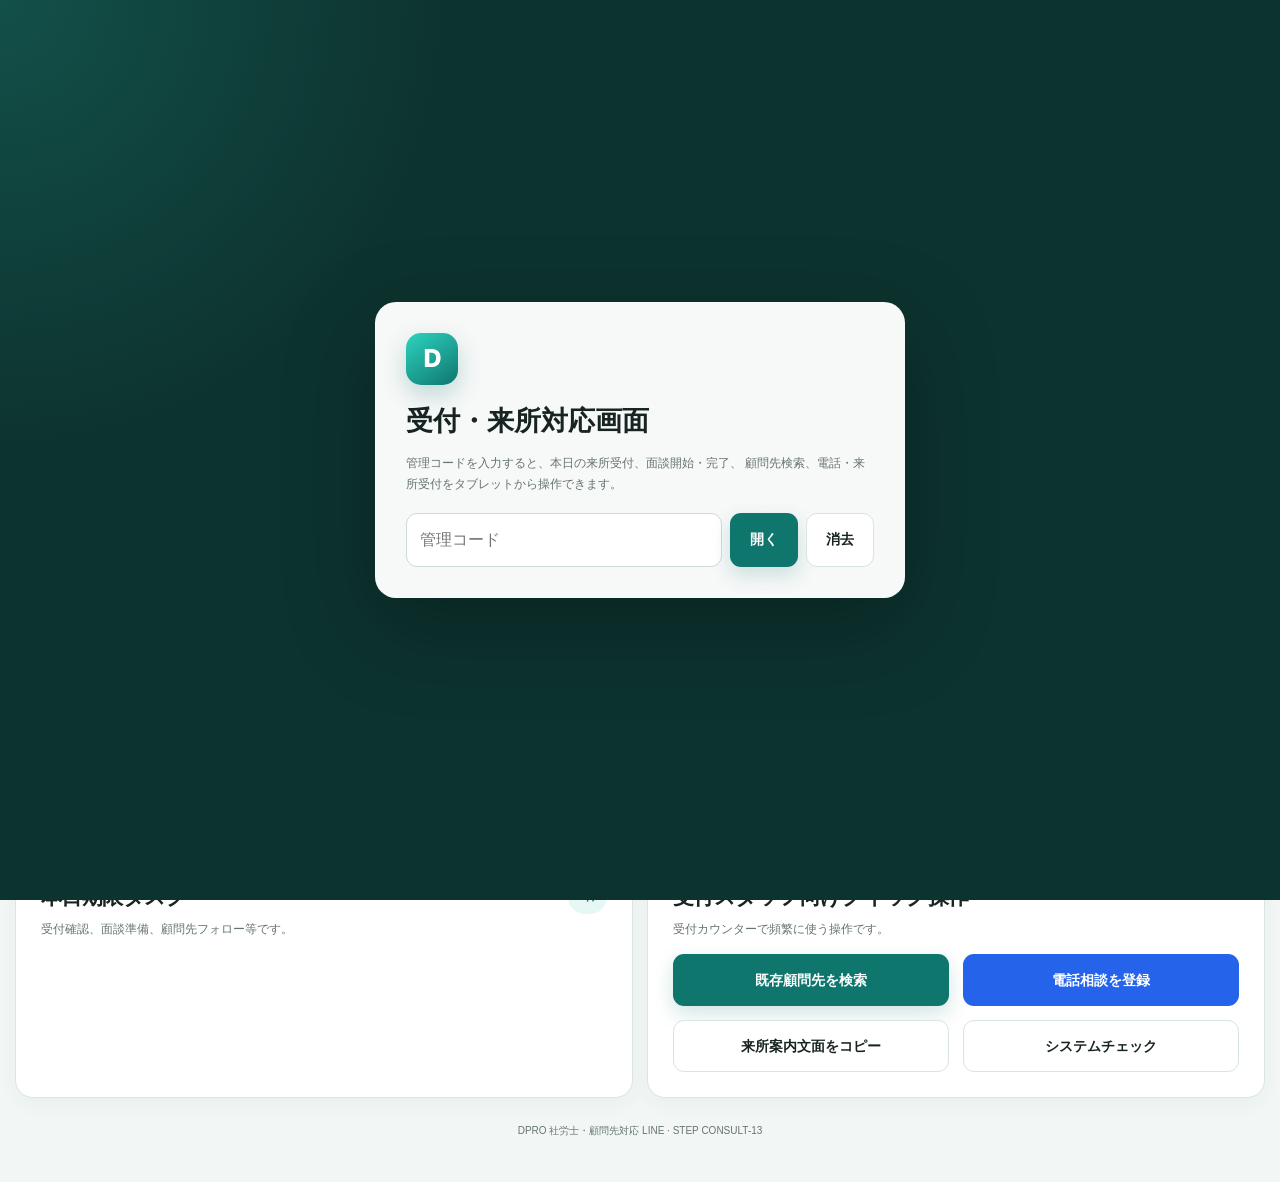
<file: owner-ipad.html>
<!doctype html>
<html lang="ja">
<head>
  <meta charset="utf-8">
  <meta name="viewport" content="width=device-width, initial-scale=1, viewport-fit=cover">
  <meta name="theme-color" content="#0d3b37">
  <meta name="robots" content="noindex,nofollow">
  <title>DPRO 社労士・顧問先対応 LINE｜受付iPad</title>
  <style>
    :root {
      color-scheme: light;
      --bg: #f2f7f6;
      --surface: #ffffff;
      --surface-soft: #f7faf9;
      --text: #172421;
      --muted: #65746f;
      --line: #d8e5e1;
      --primary: #0f766e;
      --primary-dark: #0a5d56;
      --primary-soft: #e7f7f3;
      --accent: #2563eb;
      --accent-soft: #edf4ff;
      --success: #13795b;
      --success-soft: #e8f7f0;
      --warning: #a16207;
      --warning-soft: #fff7dd;
      --danger: #b42318;
      --danger-soft: #fff0ee;
      --neutral: #64748b;
      --shadow: 0 14px 34px rgba(15, 59, 54, .09);
      --radius-xl: 24px;
      --radius-lg: 18px;
      --radius-md: 13px;
      --content: 1380px;
    }

    * {
      box-sizing: border-box;
    }

    html {
      scroll-behavior: smooth;
    }

    body {
      margin: 0;
      min-width: 320px;
      background:
        radial-gradient(circle at 10% 0%, rgba(15,118,110,.10), transparent 30rem),
        var(--bg);
      color: var(--text);
      font-family:
        -apple-system, BlinkMacSystemFont, "Segoe UI", "Noto Sans JP",
        "Hiragino Kaku Gothic ProN", "Yu Gothic", Meiryo, sans-serif;
      font-size: 17px;
      line-height: 1.65;
    }

    button,
    input,
    select,
    textarea {
      font: inherit;
    }

    button,
    a,
    summary {
      -webkit-tap-highlight-color: transparent;
    }

    a {
      color: inherit;
    }

    [hidden] {
      display: none !important;
    }

    .app {
      min-height: 100vh;
      padding-bottom: calc(42px + env(safe-area-inset-bottom));
    }

    .topbar {
      position: sticky;
      top: 0;
      z-index: 60;
      border-bottom: 1px solid rgba(216,229,225,.92);
      background: rgba(255,255,255,.94);
      backdrop-filter: blur(13px);
    }

    .topbar-inner {
      display: flex;
      align-items: center;
      justify-content: space-between;
      gap: 16px;
      width: min(var(--content), calc(100% - 26px));
      min-height: 78px;
      margin: 0 auto;
    }

    .brand {
      display: flex;
      align-items: center;
      gap: 12px;
      min-width: 0;
      text-decoration: none;
    }

    .brand-mark {
      display: grid;
      place-items: center;
      width: 48px;
      height: 48px;
      flex: 0 0 auto;
      border-radius: 15px;
      background: linear-gradient(145deg, #2dd4bf, #0f766e);
      color: #ffffff;
      box-shadow: 0 10px 24px rgba(15,118,110,.24);
      font-size: 22px;
      font-weight: 950;
    }

    .brand-copy {
      min-width: 0;
    }

    .brand-copy strong {
      display: block;
      overflow: hidden;
      font-size: 16px;
      line-height: 1.4;
      text-overflow: ellipsis;
      white-space: nowrap;
    }

    .brand-copy span {
      display: block;
      margin-top: 2px;
      color: var(--muted);
      font-size: 11px;
    }

    .top-actions {
      display: flex;
      align-items: center;
      gap: 9px;
    }

    .top-select {
      min-width: 210px;
      min-height: 47px;
      padding: 10px 12px;
      border: 1px solid #cbdad6;
      border-radius: 11px;
      background: #ffffff;
      color: var(--text);
      outline: none;
      font-size: 13px;
      font-weight: 850;
    }

    .top-select:focus {
      border-color: var(--primary);
      box-shadow: 0 0 0 3px rgba(15,118,110,.11);
    }

    .main {
      width: min(var(--content), calc(100% - 26px));
      margin: 17px auto 0;
    }

    .hero {
      display: grid;
      grid-template-columns: minmax(0,1fr) 360px;
      gap: 24px;
      overflow: hidden;
      padding: 29px;
      border-radius: var(--radius-xl);
      background:
        radial-gradient(circle at 88% 0%, rgba(255,255,255,.14), transparent 19rem),
        linear-gradient(135deg, #0f766e, #0a5d56);
      color: #ffffff;
      box-shadow: var(--shadow);
    }

    .hero-eyebrow {
      display: inline-flex;
      padding: 6px 10px;
      border: 1px solid rgba(255,255,255,.22);
      border-radius: 999px;
      background: rgba(255,255,255,.09);
      font-size: 10px;
      font-weight: 900;
      letter-spacing: .08em;
    }

    .hero h1 {
      margin: 12px 0 0;
      font-size: clamp(29px, 4vw, 44px);
      line-height: 1.18;
      letter-spacing: -.045em;
    }

    .hero p {
      max-width: 760px;
      margin: 14px 0 0;
      color: rgba(255,255,255,.82);
      font-size: 14px;
      line-height: 1.75;
    }

    .hero-side {
      display: grid;
      align-content: center;
      gap: 10px;
      padding: 19px;
      border: 1px solid rgba(255,255,255,.16);
      border-radius: 17px;
      background: rgba(255,255,255,.09);
    }

    .hero-side span {
      display: block;
      color: rgba(255,255,255,.62);
      font-size: 10px;
      font-weight: 900;
    }

    .hero-side strong {
      display: block;
      overflow-wrap: anywhere;
      margin-top: 3px;
      font-size: 15px;
    }

    .menu-tabs {
      position: sticky;
      top: 89px;
      z-index: 45;
      display: grid;
      grid-template-columns: repeat(4, minmax(0,1fr));
      gap: 9px;
      margin-top: 14px;
      padding: 10px;
      border: 1px solid rgba(216,229,225,.94);
      border-radius: 16px;
      background: rgba(255,255,255,.94);
      box-shadow: 0 9px 24px rgba(15,59,54,.08);
      backdrop-filter: blur(12px);
    }

    .menu-btn {
      display: flex;
      align-items: center;
      justify-content: center;
      gap: 9px;
      min-height: 55px;
      padding: 10px 12px;
      border: 1px solid transparent;
      border-radius: 12px;
      background: transparent;
      color: var(--muted);
      cursor: pointer;
      font-size: 13px;
      font-weight: 900;
    }

    .menu-btn.active {
      background: var(--primary);
      color: #ffffff;
      box-shadow: 0 8px 20px rgba(15,118,110,.18);
    }

    .menu-icon {
      display: grid;
      place-items: center;
      width: 31px;
      height: 31px;
      border-radius: 9px;
      background: rgba(15,118,110,.09);
      color: var(--primary);
      font-size: 12px;
      font-weight: 950;
    }

    .menu-btn.active .menu-icon {
      background: rgba(255,255,255,.15);
      color: #ffffff;
    }

    .page-section {
      display: none;
      margin-top: 14px;
    }

    .page-section.active {
      display: block;
    }

    .toolbar {
      display: flex;
      flex-wrap: wrap;
      align-items: center;
      gap: 9px;
      padding: 13px;
      border: 1px solid var(--line);
      border-radius: 15px;
      background: #ffffff;
      box-shadow: 0 5px 18px rgba(15,59,54,.045);
    }

    .toolbar-note {
      margin-left: auto;
      color: var(--muted);
      font-size: 10px;
      font-weight: 800;
    }

    .btn {
      display: inline-flex;
      align-items: center;
      justify-content: center;
      gap: 8px;
      min-height: 48px;
      padding: 10px 17px;
      border: 1px solid transparent;
      border-radius: 11px;
      cursor: pointer;
      text-decoration: none;
      font-size: 12px;
      font-weight: 900;
      transition: transform .14s ease, opacity .14s ease, background .14s ease;
    }

    .btn:hover:not(:disabled) {
      transform: translateY(-1px);
    }

    .btn:disabled {
      opacity: .56;
      cursor: not-allowed;
    }

    .btn-primary {
      background: var(--primary);
      color: #ffffff;
      box-shadow: 0 8px 20px rgba(15,118,110,.19);
    }

    .btn-accent {
      background: var(--accent);
      color: #ffffff;
    }

    .btn-success {
      background: var(--success);
      color: #ffffff;
    }

    .btn-light {
      border-color: var(--line);
      background: #ffffff;
      color: var(--text);
    }

    .btn-warning {
      border-color: #ecd58c;
      background: var(--warning-soft);
      color: var(--warning);
    }

    .btn-danger {
      border-color: #efbbb5;
      background: var(--danger-soft);
      color: var(--danger);
    }

    .metrics {
      display: grid;
      grid-template-columns: repeat(6, minmax(0,1fr));
      gap: 10px;
      margin-top: 13px;
    }

    .metric {
      min-width: 0;
      padding: 18px;
      border: 1px solid var(--line);
      border-radius: 15px;
      background: #ffffff;
      box-shadow: 0 5px 18px rgba(15,59,54,.04);
    }

    .metric span {
      display: block;
      color: var(--muted);
      font-size: 10px;
      font-weight: 850;
    }

    .metric strong {
      display: block;
      margin-top: 5px;
      font-size: 31px;
      line-height: 1.1;
      letter-spacing: -.04em;
    }

    .metric small {
      display: block;
      margin-top: 5px;
      color: var(--muted);
      font-size: 9px;
      line-height: 1.45;
    }

    .grid {
      display: grid;
      gap: 14px;
      margin-top: 14px;
    }

    .grid-2 {
      grid-template-columns: repeat(2, minmax(0,1fr));
    }

    .grid-3 {
      grid-template-columns: repeat(3, minmax(0,1fr));
    }

    .card {
      min-width: 0;
      padding: 21px;
      border: 1px solid var(--line);
      border-radius: var(--radius-lg);
      background: #ffffff;
      box-shadow: 0 6px 20px rgba(15,59,54,.045);
    }

    .card-header {
      display: flex;
      align-items: flex-start;
      justify-content: space-between;
      gap: 13px;
      margin-bottom: 15px;
    }

    .card-header h2,
    .card-header h3 {
      margin: 0;
      letter-spacing: -.025em;
    }

    .card-header h2 {
      font-size: 22px;
    }

    .card-header h3 {
      font-size: 18px;
    }

    .card-header p {
      margin: 5px 0 0;
      color: var(--muted);
      font-size: 11px;
      line-height: 1.6;
    }

    .badge {
      display: inline-flex;
      align-items: center;
      justify-content: center;
      min-height: 31px;
      padding: 6px 10px;
      border-radius: 999px;
      background: var(--primary-soft);
      color: var(--primary);
      font-size: 10px;
      font-weight: 900;
      white-space: nowrap;
    }

    .reception-columns {
      display: grid;
      grid-template-columns: repeat(3, minmax(0,1fr));
      gap: 13px;
      margin-top: 14px;
    }

    .lane {
      min-width: 0;
      padding: 16px;
      border: 1px solid var(--line);
      border-radius: 16px;
      background: rgba(255,255,255,.70);
    }

    .lane-head {
      display: flex;
      align-items: center;
      justify-content: space-between;
      gap: 10px;
      margin-bottom: 11px;
    }

    .lane-head h3 {
      margin: 0;
      font-size: 16px;
    }

    .lane-head span {
      color: var(--muted);
      font-size: 10px;
      font-weight: 850;
    }

    .list {
      display: grid;
      gap: 10px;
    }

    .appointment-card {
      overflow: hidden;
      border: 1px solid #dfe9e6;
      border-radius: 14px;
      background: #ffffff;
      box-shadow: 0 5px 15px rgba(15,59,54,.04);
    }

    .appointment-main {
      padding: 15px;
    }

    .appointment-head {
      display: flex;
      align-items: flex-start;
      justify-content: space-between;
      gap: 11px;
    }

    .appointment-title {
      min-width: 0;
    }

    .appointment-time {
      display: block;
      color: var(--primary);
      font-size: 18px;
      font-weight: 950;
      letter-spacing: -.02em;
    }

    .appointment-title h3 {
      margin: 4px 0 0;
      overflow-wrap: anywhere;
      font-size: 15px;
      line-height: 1.45;
    }

    .appointment-title small {
      display: block;
      margin-top: 3px;
      color: var(--muted);
      font-size: 9px;
      font-weight: 800;
    }

    .status {
      display: inline-flex;
      align-items: center;
      justify-content: center;
      min-height: 29px;
      padding: 5px 9px;
      border-radius: 999px;
      background: #eef2f1;
      color: var(--neutral);
      font-size: 9px;
      font-weight: 900;
      white-space: nowrap;
    }

    .status.active {
      background: var(--primary-soft);
      color: var(--primary);
    }

    .status.warning {
      background: var(--warning-soft);
      color: var(--warning);
    }

    .status.done {
      background: var(--success-soft);
      color: var(--success);
    }

    .status.danger {
      background: var(--danger-soft);
      color: var(--danger);
    }

    .appointment-meta {
      display: grid;
      grid-template-columns: repeat(2, minmax(0,1fr));
      gap: 8px;
      margin-top: 12px;
    }

    .meta-cell {
      min-width: 0;
      padding: 9px 10px;
      border: 1px solid #e5ecea;
      border-radius: 10px;
      background: var(--surface-soft);
    }

    .meta-cell span {
      display: block;
      color: var(--muted);
      font-size: 8px;
      font-weight: 800;
    }

    .meta-cell strong {
      display: block;
      overflow-wrap: anywhere;
      margin-top: 3px;
      font-size: 10px;
      line-height: 1.5;
    }

    .appointment-actions {
      display: grid;
      grid-template-columns: repeat(2, minmax(0,1fr));
      gap: 8px;
      padding: 12px 15px 15px;
      border-top: 1px solid #edf2f0;
      background: #fbfdfc;
    }

    .touch-btn {
      min-height: 50px;
      padding: 10px 12px;
      border: 1px solid var(--line);
      border-radius: 11px;
      background: #ffffff;
      color: var(--text);
      cursor: pointer;
      font-size: 11px;
      font-weight: 900;
    }

    .touch-btn.primary {
      border-color: var(--primary);
      background: var(--primary);
      color: #ffffff;
    }

    .touch-btn.success {
      border-color: var(--success);
      background: var(--success);
      color: #ffffff;
    }

    .touch-btn.warning {
      border-color: #e2c35f;
      background: var(--warning-soft);
      color: var(--warning);
    }

    .touch-btn.danger {
      border-color: #efbbb5;
      background: var(--danger-soft);
      color: var(--danger);
    }

    .row {
      display: grid;
      grid-template-columns: minmax(0,1fr) auto;
      align-items: center;
      gap: 12px;
      padding: 14px;
      border: 1px solid #e3ebe9;
      border-radius: 12px;
      background: var(--surface-soft);
    }

    .row-main {
      min-width: 0;
    }

    .row-title {
      display: flex;
      flex-wrap: wrap;
      align-items: center;
      gap: 8px;
    }

    .row-title strong {
      overflow-wrap: anywhere;
      font-size: 13px;
      line-height: 1.5;
    }

    .row-title small {
      color: var(--muted);
      font-size: 9px;
      font-weight: 800;
    }

    .row-meta {
      display: flex;
      flex-wrap: wrap;
      gap: 8px 15px;
      margin-top: 6px;
      color: var(--muted);
      font-size: 10px;
      line-height: 1.55;
    }

    .row-actions {
      display: flex;
      flex-wrap: wrap;
      justify-content: flex-end;
      gap: 7px;
    }

    .mini-btn {
      min-height: 38px;
      padding: 8px 12px;
      border: 1px solid var(--line);
      border-radius: 9px;
      background: #ffffff;
      color: var(--text);
      cursor: pointer;
      font-size: 10px;
      font-weight: 900;
    }

    .mini-btn.primary {
      border-color: var(--primary);
      background: var(--primary);
      color: #ffffff;
    }

    .mini-btn.success {
      border-color: var(--success);
      background: var(--success);
      color: #ffffff;
    }

    .empty {
      padding: 28px 16px;
      border: 1px dashed #cbdad6;
      border-radius: 13px;
      background: #fafcfb;
      color: var(--muted);
      text-align: center;
    }

    .empty strong {
      display: block;
      color: var(--text);
      font-size: 13px;
    }

    .empty p {
      margin: 6px 0 0;
      font-size: 10px;
    }

    .search-box {
      display: grid;
      grid-template-columns: minmax(0,1fr) auto;
      gap: 9px;
      padding: 15px;
      border: 1px solid var(--line);
      border-radius: 15px;
      background: #ffffff;
      box-shadow: var(--shadow);
    }

    .input,
    .select,
    .textarea {
      width: 100%;
      border: 1px solid #cddbd7;
      border-radius: 11px;
      background: #ffffff;
      color: var(--text);
      outline: none;
    }

    .input,
    .select {
      min-height: 49px;
      padding: 10px 13px;
      font-size: 14px;
    }

    .textarea {
      min-height: 122px;
      padding: 11px 13px;
      resize: vertical;
      font-size: 14px;
      line-height: 1.7;
    }

    .input:focus,
    .select:focus,
    .textarea:focus {
      border-color: var(--primary);
      box-shadow: 0 0 0 3px rgba(15,118,110,.11);
    }

    .field {
      min-width: 0;
    }

    .field.full {
      grid-column: 1 / -1;
    }

    .label {
      display: flex;
      align-items: center;
      gap: 6px;
      margin-bottom: 7px;
      font-size: 12px;
      font-weight: 900;
    }

    .required {
      padding: 2px 6px;
      border-radius: 5px;
      background: var(--danger-soft);
      color: var(--danger);
      font-size: 8px;
      font-weight: 900;
    }

    .help {
      margin-top: 6px;
      color: var(--muted);
      font-size: 10px;
    }

    .form-grid {
      display: grid;
      grid-template-columns: repeat(2, minmax(0,1fr));
      gap: 12px;
    }

    .form-grid.cols-3 {
      grid-template-columns: repeat(3, minmax(0,1fr));
    }

    .selected-company {
      display: flex;
      align-items: center;
      justify-content: space-between;
      gap: 12px;
      margin-bottom: 14px;
      padding: 14px;
      border: 1px solid #b9dcd4;
      border-radius: 13px;
      background: #f2fbf8;
    }

    .selected-company strong {
      display: block;
      font-size: 14px;
    }

    .selected-company span {
      display: block;
      margin-top: 3px;
      color: var(--muted);
      font-size: 10px;
    }

    .intake-tabs {
      display: grid;
      grid-template-columns: repeat(3, minmax(0,1fr));
      gap: 8px;
      margin-bottom: 15px;
      padding: 8px;
      border-radius: 13px;
      background: #eef4f2;
    }

    .intake-tab {
      min-height: 48px;
      padding: 9px 12px;
      border: 0;
      border-radius: 10px;
      background: transparent;
      color: var(--muted);
      cursor: pointer;
      font-size: 12px;
      font-weight: 900;
    }

    .intake-tab.active {
      background: #ffffff;
      color: var(--primary);
      box-shadow: 0 4px 12px rgba(15,59,54,.07);
    }

    .intake-pane {
      display: none;
    }

    .intake-pane.active {
      display: block;
    }

    .template-card {
      padding: 16px;
      border: 1px solid var(--line);
      border-radius: 13px;
      background: #ffffff;
    }

    .template-card + .template-card {
      margin-top: 10px;
    }

    .template-card h3 {
      margin: 0;
      font-size: 15px;
    }

    .template-card pre {
      margin: 11px 0 0;
      padding: 13px;
      border-radius: 10px;
      background: #f6f8f7;
      white-space: pre-wrap;
      word-break: break-word;
      font: inherit;
      font-size: 11px;
      line-height: 1.8;
    }

    .template-actions {
      display: flex;
      justify-content: flex-end;
      gap: 8px;
      margin-top: 10px;
    }

    .loading {
      display: grid;
      place-items: center;
      min-height: 260px;
      color: var(--muted);
      text-align: center;
    }

    .spinner {
      width: 40px;
      height: 40px;
      margin: 0 auto 12px;
      border: 4px solid #dfeae7;
      border-top-color: var(--primary);
      border-radius: 50%;
      animation: spin .85s linear infinite;
    }

    @keyframes spin {
      to { transform: rotate(360deg); }
    }

    dialog {
      width: min(900px, calc(100% - 24px));
      max-height: calc(100vh - 26px);
      padding: 0;
      overflow: auto;
      border: 0;
      border-radius: 20px;
      background: #ffffff;
      box-shadow: 0 28px 90px rgba(15,23,42,.31);
    }

    dialog.wide {
      width: min(1120px, calc(100% - 24px));
    }

    dialog::backdrop {
      background: rgba(15,23,42,.58);
      backdrop-filter: blur(3px);
    }

    .dialog-head {
      position: sticky;
      top: 0;
      z-index: 4;
      display: flex;
      align-items: flex-start;
      justify-content: space-between;
      gap: 12px;
      padding: 20px 22px;
      border-bottom: 1px solid var(--line);
      background: rgba(255,255,255,.96);
      backdrop-filter: blur(10px);
    }

    .dialog-head h2 {
      margin: 0;
      font-size: 21px;
    }

    .dialog-head p {
      margin: 4px 0 0;
      color: var(--muted);
      font-size: 10px;
    }

    .dialog-close {
      display: grid;
      place-items: center;
      width: 40px;
      height: 40px;
      border: 1px solid var(--line);
      border-radius: 11px;
      background: #ffffff;
      cursor: pointer;
      font-size: 19px;
    }

    .dialog-body {
      padding: 21px 22px 25px;
    }

    .detail-summary {
      display: grid;
      grid-template-columns: repeat(4, minmax(0,1fr));
      gap: 9px;
      margin-bottom: 15px;
    }

    .detail-cell {
      min-width: 0;
      padding: 12px;
      border: 1px solid #e3ebe9;
      border-radius: 10px;
      background: var(--surface-soft);
    }

    .detail-cell span {
      display: block;
      color: var(--muted);
      font-size: 9px;
      font-weight: 800;
    }

    .detail-cell strong {
      display: block;
      overflow-wrap: anywhere;
      margin-top: 4px;
      font-size: 11px;
      line-height: 1.55;
    }

    .subsection {
      margin-top: 17px;
      padding-top: 17px;
      border-top: 1px solid #e9efed;
    }

    .subsection:first-child {
      margin-top: 0;
      padding-top: 0;
      border-top: 0;
    }

    .subsection h3 {
      margin: 0 0 11px;
      font-size: 15px;
    }

    .dialog-actions {
      display: flex;
      flex-wrap: wrap;
      justify-content: flex-end;
      gap: 8px;
      margin-top: 15px;
    }

    .login-overlay {
      position: fixed;
      inset: 0;
      z-index: 100;
      display: grid;
      place-items: center;
      padding: 18px;
      background:
        radial-gradient(circle at top left, rgba(45,212,191,.18), transparent 28rem),
        #0d332f;
    }

    .login-card {
      width: min(530px, 100%);
      padding: 30px;
      border: 1px solid rgba(255,255,255,.13);
      border-radius: 21px;
      background: rgba(255,255,255,.97);
      box-shadow: 0 28px 90px rgba(0,0,0,.28);
    }

    .login-card .brand-mark {
      margin-bottom: 14px;
    }

    .login-card h1 {
      margin: 0;
      font-size: 27px;
    }

    .login-card p {
      margin: 9px 0 18px;
      color: var(--muted);
      font-size: 12px;
      line-height: 1.75;
    }

    .login-actions {
      display: grid;
      grid-template-columns: minmax(0,1fr) auto auto;
      gap: 8px;
    }

    .error-box {
      margin-top: 12px;
      padding: 12px 13px;
      border: 1px solid #efbbb5;
      border-radius: 10px;
      background: var(--danger-soft);
      color: var(--danger);
      font-size: 11px;
      font-weight: 800;
      line-height: 1.55;
    }

    @media (max-width: 1180px) {
      .hero {
        grid-template-columns: 1fr;
      }

      .hero-side {
        grid-template-columns: repeat(3, minmax(0,1fr));
      }

      .metrics {
        grid-template-columns: repeat(3, minmax(0,1fr));
      }

      .reception-columns {
        grid-template-columns: 1fr;
      }

      .lane {
        padding: 17px;
      }
    }

    @media (max-width: 820px) {
      .topbar-inner {
        align-items: flex-start;
        padding: 10px 0;
      }

      .top-actions {
        flex-wrap: wrap;
        justify-content: flex-end;
      }

      .top-select {
        min-width: 165px;
      }

      .menu-tabs {
        top: 100px;
        grid-template-columns: repeat(2, minmax(0,1fr));
      }

      .grid-2,
      .grid-3 {
        grid-template-columns: 1fr;
      }

      .form-grid.cols-3 {
        grid-template-columns: repeat(2, minmax(0,1fr));
      }

      .detail-summary {
        grid-template-columns: repeat(2, minmax(0,1fr));
      }
    }

    @media (max-width: 580px) {
      body {
        font-size: 16px;
      }

      .topbar-inner,
      .main {
        width: min(100% - 18px, var(--content));
      }

      .topbar-inner {
        display: block;
      }

      .top-actions {
        justify-content: flex-start;
        margin-top: 9px;
      }

      .top-select {
        flex: 1 1 160px;
        min-width: 0;
      }

      .brand-copy span {
        display: none;
      }

      .hero {
        padding: 21px;
        border-radius: 18px;
      }

      .hero h1 {
        font-size: 29px;
      }

      .hero p {
        font-size: 12px;
      }

      .hero-side {
        grid-template-columns: 1fr;
      }

      .menu-tabs {
        position: static;
        grid-template-columns: 1fr 1fr;
      }

      .menu-btn {
        min-height: 52px;
        font-size: 11px;
      }

      .metrics {
        grid-template-columns: 1fr 1fr;
      }

      .metric strong {
        font-size: 27px;
      }

      .card {
        padding: 18px 15px;
      }

      .search-box {
        grid-template-columns: 1fr;
      }

      .form-grid,
      .form-grid.cols-3 {
        grid-template-columns: 1fr;
      }

      .field.full {
        grid-column: auto;
      }

      .intake-tabs {
        grid-template-columns: 1fr;
      }

      .row {
        grid-template-columns: 1fr;
      }

      .row-actions {
        justify-content: flex-start;
      }

      .appointment-meta {
        grid-template-columns: 1fr;
      }

      .appointment-actions {
        grid-template-columns: 1fr;
      }

      .selected-company {
        display: block;
      }

      .selected-company .btn {
        width: 100%;
        margin-top: 10px;
      }

      .login-actions {
        grid-template-columns: 1fr 1fr;
      }

      .login-actions .input {
        grid-column: 1 / -1;
      }

      .login-actions .btn {
        width: 100%;
      }

      .dialog-actions {
        display: grid;
        grid-template-columns: 1fr;
      }

      .dialog-actions .btn {
        width: 100%;
      }
    }
  
    /* =========================================================
       STEP CONSULT-13
       全画面視認性統一：受付iPad
       ========================================================= */

    body {
      font-size: 18px;
    }

    .topbar-inner {
      min-height: 84px;
    }

    .brand-mark {
      width: 52px;
      height: 52px;
      font-size: 24px;
    }

    .brand-copy strong {
      font-size: 18px;
    }

    .brand-copy span {
      font-size: 12px;
    }

    .top-select {
      min-height: 51px;
      font-size: 14px;
    }

    .main {
      width: min(1420px, calc(100% - 30px));
      margin-top: 20px;
    }

    .hero {
      padding: 34px;
    }

    .hero h1 {
      font-size: clamp(35px, 4vw, 49px);
    }

    .hero p {
      font-size: 15px;
    }

    .hero-side span {
      font-size: 12px;
    }

    .hero-side strong {
      font-size: 17px;
    }

    .menu-tabs {
      padding: 12px;
    }

    .menu-btn {
      min-height: 61px;
      font-size: 15px;
    }

    .menu-icon {
      width: 34px;
      height: 34px;
      font-size: 14px;
    }

    .toolbar {
      padding: 15px;
    }

    .toolbar-note {
      font-size: 12px;
    }

    .btn {
      min-height: 52px;
      padding: 11px 19px;
      font-size: 14px;
    }

    .metric {
      padding: 21px 19px;
    }

    .metric span {
      font-size: 12px;
    }

    .metric strong {
      font-size: 37px;
    }

    .metric small {
      font-size: 11px;
    }

    .lane {
      padding: 19px;
    }

    .lane-head h3 {
      font-size: 19px;
    }

    .lane-head span {
      font-size: 12px;
    }

    .appointment-main {
      padding: 18px;
    }

    .appointment-time {
      font-size: 23px;
    }

    .appointment-title h3 {
      font-size: 18px;
    }

    .appointment-title small {
      font-size: 11px;
    }

    .meta-cell {
      padding: 11px 12px;
    }

    .meta-cell span {
      font-size: 10px;
    }

    .meta-cell strong {
      font-size: 13px;
    }

    .appointment-actions {
      gap: 10px;
      padding: 14px 18px 18px;
    }

    .touch-btn {
      min-height: 57px;
      font-size: 13px;
    }

    .card {
      padding: 25px;
    }

    .card-header h2 {
      font-size: 26px;
    }

    .card-header h3 {
      font-size: 21px;
    }

    .card-header p {
      font-size: 12px;
    }

    .badge {
      min-height: 34px;
      font-size: 12px;
    }

    .row {
      padding: 17px;
    }

    .row-title strong {
      font-size: 16px;
    }

    .row-title small {
      font-size: 11px;
    }

    .row-meta {
      font-size: 12px;
      line-height: 1.7;
    }

    .mini-btn {
      min-height: 43px;
      font-size: 12px;
    }

    .status {
      min-height: 31px;
      font-size: 11px;
    }

    .input,
    .select {
      min-height: 54px;
      font-size: 16px;
    }

    .textarea {
      min-height: 145px;
      font-size: 16px;
    }

    .label {
      font-size: 14px;
    }

    .help {
      font-size: 11px;
    }

    .intake-tab {
      min-height: 54px;
      font-size: 14px;
    }

    .selected-company strong {
      font-size: 17px;
    }

    .selected-company span {
      font-size: 12px;
    }

    .template-card h3 {
      font-size: 17px;
    }

    .template-card pre {
      font-size: 13px;
    }

    @media (max-width: 1180px) {
      .metrics {
        grid-template-columns: repeat(3, minmax(0, 1fr));
      }
    }

    @media (max-width: 580px) {
      body {
        font-size: 16px;
      }

      .hero h1 {
        font-size: 31px;
      }

      .hero p {
        font-size: 13px;
      }

      .menu-btn {
        min-height: 54px;
        font-size: 12px;
      }

      .card {
        padding: 20px 16px;
      }

      .appointment-title h3 {
        font-size: 16px;
      }

      .input,
      .select,
      .textarea {
        font-size: 16px;
      }
    }

  </style>
</head>
<body>
  <div class="login-overlay" id="login-overlay">
    <div class="login-card">
      <div class="brand-mark">D</div>
      <h1>受付・来所対応画面</h1>
      <p>
        管理コードを入力すると、本日の来所受付、面談開始・完了、
        顧問先検索、電話・来所受付をタブレットから操作できます。
      </p>

      <div class="login-actions">
        <input class="input" id="login-admin-code" type="password" inputmode="numeric" autocomplete="off" placeholder="管理コード">
        <button class="btn btn-primary" id="login-btn" type="button">開く</button>
        <button class="btn btn-light" id="clear-login-code-btn" type="button">消去</button>
      </div>

      <div class="error-box" id="login-error" hidden></div>
    </div>
  </div>

  <div class="app">
    <header class="topbar">
      <div class="topbar-inner">
        <a class="brand" href="./owner-ipad.html">
          <div class="brand-mark">D</div>
          <div class="brand-copy">
            <strong id="brand-office-name">DPRO社会保険労務士事務所</strong>
            <span>受付・来所対応 iPad</span>
          </div>
        </a>

        <div class="top-actions">
          <select class="top-select" id="staff-filter" aria-label="担当者で絞り込み">
            <option value="">全担当者</option>
          </select>
          <button class="btn btn-light" id="owner-link-btn" type="button">PC管理</button>
          <button class="btn btn-light" id="staff-link-btn" type="button">担当者画面</button>
          <button class="btn btn-primary" id="refresh-btn" type="button">更新</button>
        </div>
      </div>
    </header>

    <main class="main">
      <section class="hero">
        <div>
          <div class="hero-eyebrow">STEP CONSULT-13 · UNIFIED READABILITY</div>
          <h1>来所受付から面談完了まで、<br>大きなボタンですぐ操作</h1>
          <p>
            本日の面談受付、顧問先検索、電話・来所による相談・手続き・面談登録を
            受付カウンターのタブレットから行えます。
          </p>
        </div>

        <div class="hero-side">
          <div>
            <span>表示日</span>
            <strong id="hero-date">—</strong>
          </div>
          <div>
            <span>担当者表示</span>
            <strong id="hero-staff">全担当者</strong>
          </div>
          <div>
            <span>最終更新</span>
            <strong id="hero-updated">未取得</strong>
          </div>
        </div>
      </section>

      <nav class="menu-tabs" aria-label="受付メニュー">
        <button class="menu-btn active" type="button" data-page="today">
          <span class="menu-icon">今</span> 今日の受付
        </button>
        <button class="menu-btn" type="button" data-page="search">
          <span class="menu-icon">検</span> 顧問先検索
        </button>
        <button class="menu-btn" type="button" data-page="intake">
          <span class="menu-icon">受</span> 電話・来所受付
        </button>
        <button class="menu-btn" type="button" data-page="templates">
          <span class="menu-icon">文</span> 案内文面
        </button>
      </nav>

      <section class="page-section active" id="page-today">
        <div class="toolbar">
          <input class="input" id="work-date" type="date" style="max-width:220px">
          <button class="btn btn-primary" id="load-date-btn" type="button">この日を表示</button>
          <button class="btn btn-light" id="today-btn" type="button">今日へ戻る</button>
          <button class="btn btn-light" type="button" data-page-jump="search">顧問先を検索</button>
          <button class="btn btn-accent" type="button" data-page-jump="intake">電話・来所受付</button>
          <span class="toolbar-note" id="load-status">受付データを読み込んでいます。</span>
        </div>

        <div class="metrics">
          <div class="metric">
            <span>本日の面談</span>
            <strong id="metric-total">0</strong>
            <small>キャンセル以外</small>
          </div>
          <div class="metric">
            <span>受付前</span>
            <strong id="metric-waiting">0</strong>
            <small>予約受付・予約確定</small>
          </div>
          <div class="metric">
            <span>来所済み</span>
            <strong id="metric-arrived">0</strong>
            <small>面談開始待ち</small>
          </div>
          <div class="metric">
            <span>面談中</span>
            <strong id="metric-meeting">0</strong>
            <small>現在対応中</small>
          </div>
          <div class="metric">
            <span>面談完了</span>
            <strong id="metric-completed">0</strong>
            <small>本日完了</small>
          </div>
          <div class="metric">
            <span>本日期限タスク</span>
            <strong id="metric-tasks">0</strong>
            <small>受付・確認・フォロー</small>
          </div>
        </div>

        <div class="reception-columns">
          <section class="lane">
            <div class="lane-head">
              <h3>受付前</h3>
              <span id="lane-waiting-count">0件</span>
            </div>
            <div class="list" id="lane-waiting"></div>
          </section>

          <section class="lane">
            <div class="lane-head">
              <h3>来所済み・面談中</h3>
              <span id="lane-active-count">0件</span>
            </div>
            <div class="list" id="lane-active"></div>
          </section>

          <section class="lane">
            <div class="lane-head">
              <h3>完了・その他</h3>
              <span id="lane-done-count">0件</span>
            </div>
            <div class="list" id="lane-done"></div>
          </section>
        </div>

        <div class="grid grid-2">
          <article class="card">
            <div class="card-header">
              <div>
                <h3>本日期限タスク</h3>
                <p>受付確認、面談準備、顧問先フォロー等です。</p>
              </div>
              <span class="badge" id="today-task-badge">0件</span>
            </div>
            <div class="list" id="today-task-list"></div>
          </article>

          <article class="card">
            <div class="card-header">
              <div>
                <h3>受付スタッフ向けクイック操作</h3>
                <p>受付カウンターで頻繁に使う操作です。</p>
              </div>
            </div>
            <div class="grid grid-2" style="margin-top:0">
              <button class="btn btn-primary" type="button" data-page-jump="search">既存顧問先を検索</button>
              <button class="btn btn-accent" type="button" data-page-jump="intake">電話相談を登録</button>
              <button class="btn btn-light" id="copy-arrival-guide-btn" type="button">来所案内文面をコピー</button>
              <button class="btn btn-light" id="system-check-btn" type="button">システムチェック</button>
            </div>
          </article>
        </div>
      </section>

      <section class="page-section" id="page-search">
        <div class="search-box">
          <input class="input" id="search-input" placeholder="会社名・顧問先番号・担当者名・電話番号・従業員名・受付番号で検索">
          <button class="btn btn-primary" id="search-btn" type="button">検索</button>
        </div>

        <div class="help" style="margin:8px 2px 0">
          電話番号は、ハイフン・空白・全角・+81形式でも同じ番号として検索します。
        </div>

        <div class="grid" id="search-results">
          <div class="empty">
            <strong>検索キーワードを入力してください</strong>
            <p>既存顧問先を選択すると、電話・来所受付フォームへ自動入力できます。</p>
          </div>
        </div>
      </section>

      <section class="page-section" id="page-intake">
        <article class="card">
          <div class="card-header">
            <div>
              <h2>電話・来所受付</h2>
              <p>先に顧問先検索から選択すると、顧問先番号・担当者・電話番号を自動入力できます。</p>
            </div>
            <span class="badge">既存顧問先検索対応</span>
          </div>

          <div class="selected-company" id="selected-company">
            <div>
              <strong id="selected-company-name">顧問先が選択されていません</strong>
              <span id="selected-company-detail">顧問先検索から選択するか、フォームへ直接入力してください。</span>
            </div>
            <button class="btn btn-light" id="clear-selected-company-btn" type="button">選択を解除</button>
          </div>

          <div class="intake-tabs">
            <button class="intake-tab active" type="button" data-intake="consultation">労務相談</button>
            <button class="intake-tab" type="button" data-intake="procedure">手続き依頼</button>
            <button class="intake-tab" type="button" data-intake="appointment">面談予約</button>
          </div>

          <section class="intake-pane active" id="intake-consultation">
            <form id="consultation-form">
              <div class="form-grid cols-3">
                <div class="field">
                  <label class="label">顧問先番号 <span class="required">必須</span></label>
                  <input class="input" name="company_code" placeholder="SR-COMPANY-001" required>
                </div>
                <div class="field">
                  <label class="label">連絡担当者 <span class="required">必須</span></label>
                  <input class="input" name="contact_name" placeholder="佐藤 太郎" required>
                </div>
                <div class="field">
                  <label class="label">電話番号 <span class="required">必須</span></label>
                  <input class="input" name="contact_phone" type="tel" placeholder="090-9999-1111" required>
                </div>
                <div class="field">
                  <label class="label">相談分類 <span class="required">必須</span></label>
                  <select class="select" name="category_code" id="consultation-category" required></select>
                </div>
                <div class="field">
                  <label class="label">緊急度</label>
                  <select class="select" name="urgency">
                    <option value="normal">通常</option>
                    <option value="high">早めに確認</option>
                    <option value="urgent">至急</option>
                    <option value="low">急ぎではない</option>
                  </select>
                </div>
                <div class="field">
                  <label class="label">受付方法</label>
                  <select class="select" name="source">
                    <option value="phone">電話</option>
                    <option value="office">来所</option>
                    <option value="email">メール</option>
                    <option value="staff">スタッフ入力</option>
                  </select>
                </div>
                <div class="field">
                  <label class="label">担当者</label>
                  <select class="select" name="assigned_staff_id" data-staff-select>
                    <option value="">顧問先担当者</option>
                  </select>
                </div>
                <div class="field">
                  <label class="label">希望回答日</label>
                  <input class="input" name="preferred_response_date" type="date">
                </div>
                <div class="field">
                  <label class="label">次回連絡日</label>
                  <input class="input" name="next_contact_date" type="date">
                </div>
                <div class="field full">
                  <label class="label">相談タイトル <span class="required">必須</span></label>
                  <input class="input" name="title" placeholder="例：就業規則の見直しについて" required>
                </div>
                <div class="field full">
                  <label class="label">相談内容 <span class="required">必須</span></label>
                  <textarea class="textarea" name="consultation_details" placeholder="相談者から聞き取った内容を入力してください。" required></textarea>
                </div>
              </div>

              <div class="dialog-actions">
                <button class="btn btn-primary" type="submit">相談受付を登録</button>
              </div>
            </form>
          </section>

          <section class="intake-pane" id="intake-procedure">
            <form id="procedure-form">
              <div class="form-grid cols-3">
                <div class="field">
                  <label class="label">顧問先番号 <span class="required">必須</span></label>
                  <input class="input" name="company_code" placeholder="SR-COMPANY-001" required>
                </div>
                <div class="field">
                  <label class="label">連絡担当者 <span class="required">必須</span></label>
                  <input class="input" name="contact_name" required>
                </div>
                <div class="field">
                  <label class="label">電話番号 <span class="required">必須</span></label>
                  <input class="input" name="contact_phone" type="tel" required>
                </div>
                <div class="field">
                  <label class="label">手続き種別 <span class="required">必須</span></label>
                  <select class="select" name="procedure_code" id="procedure-type" required></select>
                </div>
                <div class="field">
                  <label class="label">対象者氏名 <span class="required">必須</span></label>
                  <input class="input" name="employee_name" required>
                </div>
                <div class="field">
                  <label class="label">雇用区分</label>
                  <select class="select" name="employment_type">
                    <option value="">選択してください</option>
                    <option>正社員</option>
                    <option>契約社員</option>
                    <option>パート・アルバイト</option>
                    <option>役員</option>
                    <option>その他</option>
                  </select>
                </div>
                <div class="field">
                  <label class="label">基準日 <span class="required">必須</span></label>
                  <input class="input" name="effective_date" type="date" required>
                </div>
                <div class="field">
                  <label class="label">事務所期限</label>
                  <input class="input" name="office_due_date" type="date">
                </div>
                <div class="field">
                  <label class="label">担当者</label>
                  <select class="select" name="assigned_staff_id" data-staff-select>
                    <option value="">顧問先担当者</option>
                  </select>
                </div>
                <div class="field">
                  <label class="label">受付方法</label>
                  <select class="select" name="source">
                    <option value="phone">電話</option>
                    <option value="office">来所</option>
                    <option value="email">メール</option>
                    <option value="staff">スタッフ入力</option>
                  </select>
                </div>
                <div class="field full">
                  <label class="label">依頼タイトル</label>
                  <input class="input" name="title" placeholder="未入力の場合は自動作成します">
                </div>
                <div class="field full">
                  <label class="label">依頼内容・受付メモ</label>
                  <textarea class="textarea" name="request_details" placeholder="聞き取った内容や注意事項を入力してください。"></textarea>
                </div>
              </div>

              <div class="dialog-actions">
                <button class="btn btn-primary" type="submit">手続き依頼を登録</button>
              </div>
            </form>
          </section>

          <section class="intake-pane" id="intake-appointment">
            <form id="appointment-form">
              <div class="form-grid cols-3">
                <div class="field">
                  <label class="label">顧問先番号 <span class="required">必須</span></label>
                  <input class="input" name="company_code" placeholder="SR-COMPANY-001" required>
                </div>
                <div class="field">
                  <label class="label">連絡担当者 <span class="required">必須</span></label>
                  <input class="input" name="contact_name" required>
                </div>
                <div class="field">
                  <label class="label">電話番号 <span class="required">必須</span></label>
                  <input class="input" name="contact_phone" type="tel" required>
                </div>
                <div class="field">
                  <label class="label">相談メニュー <span class="required">必須</span></label>
                  <select class="select" name="service_id" id="appointment-service" required></select>
                </div>
                <div class="field">
                  <label class="label">担当者 <span class="required">必須</span></label>
                  <select class="select" name="assigned_staff_id" id="appointment-staff" required></select>
                </div>
                <div class="field">
                  <label class="label">相談方法</label>
                  <select class="select" name="method">
                    <option value="office">来所</option>
                    <option value="online">オンライン</option>
                    <option value="phone">電話</option>
                    <option value="visit">訪問</option>
                  </select>
                </div>
                <div class="field">
                  <label class="label">開始日時 <span class="required">必須</span></label>
                  <input class="input" name="start_at" type="datetime-local" required>
                </div>
                <div class="field">
                  <label class="label">終了日時</label>
                  <input class="input" name="end_at" type="datetime-local">
                </div>
                <div class="field">
                  <label class="label">状態</label>
                  <select class="select" name="status">
                    <option value="confirmed">予約確定</option>
                    <option value="arrived">来所済み</option>
                    <option value="reserved">予約受付</option>
                  </select>
                </div>
                <div class="field full">
                  <label class="label">相談内容 <span class="required">必須</span></label>
                  <textarea class="textarea" name="agenda" placeholder="面談で確認する内容を入力してください。" required></textarea>
                </div>
                <div class="field full">
                  <label class="label">場所・面談URL</label>
                  <input class="input" name="location_or_url" placeholder="会議室名または https://...">
                </div>
              </div>

              <div class="dialog-actions">
                <button class="btn btn-primary" type="submit">面談予約を登録</button>
              </div>
            </form>
          </section>

          <div class="error-box" id="intake-error" hidden></div>
        </article>
      </section>

      <section class="page-section" id="page-templates">
        <article class="card">
          <div class="card-header">
            <div>
              <h2>案内文面</h2>
              <p>コピー後、LINE公式アカウント等へ貼り付けて使用します。</p>
            </div>
            <button class="btn btn-light" id="reload-templates-btn" type="button">再読込</button>
          </div>

          <div id="templates-list">
            <div class="loading">
              <div>
                <div class="spinner"></div>
                <strong>文面を読み込んでいます</strong>
              </div>
            </div>
          </div>
        </article>
      </section>
    </main>

    <footer style="width:min(var(--content),calc(100% - 26px));margin:25px auto 0;color:var(--muted);font-size:10px;text-align:center">
      DPRO 社労士・顧問先対応 LINE · STEP CONSULT-13
    </footer>
  </div>

  <dialog class="wide" id="detail-dialog">
    <div class="dialog-head">
      <div>
        <h2 id="detail-title">詳細</h2>
        <p id="detail-subtitle">詳細を読み込んでいます。</p>
      </div>
      <button class="dialog-close" type="button" data-close-dialog="detail-dialog">×</button>
    </div>
    <div class="dialog-body" id="detail-body"></div>
  </dialog>

  <script src="./config.js?v=CONSULT-4-CONFIG-20260714"></script>
  <script>
    (() => {
      "use strict";

      const state = {
        staff: [],
        options: null,
        publicConfig: null,
        today: null,
        appointments: [],
        tasks: [],
        templates: [],
        selectedCompany: null,
        selectedContact: null,
        currentPage: "today",
      };

      const $ = (selector) => document.querySelector(selector);
      const $$ = (selector) => [...document.querySelectorAll(selector)];

      function app() {
        if (!window.DPRO_CONSULT) {
          throw new Error("config.jsを読み込めませんでした。");
        }
        return window.DPRO_CONSULT;
      }

      function esc(value) {
        return app().escapeHtml(value ?? "");
      }

      function empty(title, message) {
        return `
          <div class="empty">
            <strong>${esc(title)}</strong>
            <p>${esc(message)}</p>
          </div>
        `;
      }

      function statusClass(status) {
        if (["completed"].includes(status)) return "done";
        if (["cancelled", "no_show", "cancel_requested"].includes(status)) {
          return "danger";
        }
        if (["arrived", "in_meeting", "change_requested"].includes(status)) {
          return "warning";
        }
        return "active";
      }

      function methodLabel(value) {
        return (
          {
            office: "来所",
            online: "オンライン",
            phone: "電話",
            visit: "訪問",
            other: "その他",
          }[value] ||
          value ||
          "—"
        );
      }

      function showPage(page) {
        state.currentPage = page;

        $$(".page-section").forEach((section) => {
          section.classList.toggle("active", section.id === `page-${page}`);
        });

        $$(".menu-btn[data-page]").forEach((button) => {
          button.classList.toggle("active", button.dataset.page === page);
        });

        if (page === "templates" && !state.templates.length) {
          loadTemplates();
        }
      }

      function setLoginError(message) {
        $("#login-error").textContent = message;
        $("#login-error").hidden = false;
      }

      async function authenticate() {
        const code = $("#login-admin-code").value.trim();

        if (!code) {
          setLoginError("管理コードを入力してください。");
          return;
        }

        app().saveAdminCode(code);
        app().setButtonLoading($("#login-btn"), true, {
          loadingText: "確認中...",
        });

        try {
          await loadFoundation();
          $("#login-overlay").hidden = true;
          $("#login-error").hidden = true;
          app().showToast("受付・来所対応画面を開きました。");
        } catch (error) {
          app().removeAdminCode();
          setLoginError(error?.message || "管理コードを確認してください。");
        } finally {
          app().setButtonLoading($("#login-btn"), false);
        }
      }

      async function loadFoundation() {
        const [config, options, staffResult] = await Promise.all([
          app().apiFetch(app().API_ENDPOINTS.PUBLIC_CONFIG),
          app().apiFetch(app().API_ENDPOINTS.PUBLIC_OPTIONS),
          app().apiFetch(app().API_ENDPOINTS.ADMIN_STAFF, {
            admin: true,
          }),
        ]);

        state.publicConfig = config;
        state.options = options;
        state.staff = (staffResult.staff || []).filter(
          (item) => item.is_active !== false
        );

        $("#brand-office-name").textContent =
          config.office?.office_name || app().OFFICE_NAME;

        renderOptions();
        await loadToday({ silent: true });
      }

      function renderOptions() {
        $("#staff-filter").innerHTML = `
          <option value="">全担当者</option>
          ${state.staff
            .map(
              (item) => `
                <option value="${esc(item.id)}">
                  ${esc(item.staff_name)}
                </option>
              `
            )
            .join("")}
        `;

        $("#consultation-category").innerHTML = `
          <option value="">相談分類を選択</option>
          ${(state.options?.consultation_categories || [])
            .map(
              (item) => `
                <option value="${esc(item.category_code)}">
                  ${esc(item.category_name)}
                </option>
              `
            )
            .join("")}
        `;

        $("#procedure-type").innerHTML = `
          <option value="">手続き種別を選択</option>
          ${(state.options?.procedure_types || [])
            .map(
              (item) => `
                <option value="${esc(item.procedure_code)}">
                  ${esc(item.procedure_name)}
                </option>
              `
            )
            .join("")}
        `;

        $("#appointment-service").innerHTML = `
          <option value="">相談メニューを選択</option>
          ${(state.options?.services || [])
            .map(
              (item) => `
                <option value="${esc(item.id)}">
                  ${esc(item.service_name)}
                </option>
              `
            )
            .join("")}
        `;

        $("#appointment-staff").innerHTML = `
          <option value="">担当者を選択</option>
          ${state.staff
            .map(
              (item) => `
                <option value="${esc(item.id)}">
                  ${esc(item.staff_name)}
                </option>
              `
            )
            .join("")}
        `;

        $$("[data-staff-select]").forEach((select) => {
          select.innerHTML = `
            <option value="">顧問先担当者</option>
            ${state.staff
              .map(
                (item) => `
                  <option value="${esc(item.id)}">
                    ${esc(item.staff_name)}
                  </option>
                `
              )
              .join("")}
          `;
        });
      }

      async function loadToday(options = {}) {
        const date = $("#work-date").value || app().todayJst();
        const staffId = $("#staff-filter").value;

        $("#work-date").value = date;
        $("#load-status").textContent = "受付データを読み込んでいます。";

        const result = await app().apiFetch(
          app().API_ENDPOINTS.IPAD_TODAY,
          {
            admin: true,
            query: {
              date,
              staff_id: staffId || undefined,
            },
            timeoutMs: 30000,
          }
        );

        state.today = result;
        state.tasks = result.tasks || [];

        const appointments = result.appointments || [];

        const details = await Promise.all(
          appointments.map(async (appointment) => {
            try {
              const detail = await app().apiFetch(
                app().API_ENDPOINTS.ADMIN_APPOINTMENT_DETAIL,
                {
                  admin: true,
                  query: { id: appointment.id },
                }
              );

              return {
                ...appointment,
                company: detail.company || null,
                contact: detail.contact || null,
                staff: detail.staff || null,
                service: detail.service || null,
              };
            } catch {
              return appointment;
            }
          })
        );

        state.appointments = details;

        renderToday();

        $("#hero-date").textContent = app().formatDate(date);
        $("#hero-staff").textContent =
          staffId
            ? state.staff.find((item) => item.id === staffId)?.staff_name || "担当者"
            : "全担当者";
        $("#hero-updated").textContent = new Date().toLocaleTimeString(
          "ja-JP",
          { hour: "2-digit", minute: "2-digit" }
        );
        $("#load-status").textContent =
          `${app().formatDate(date)}の受付状況を表示中`;

        if (!options.silent) {
          app().showToast("受付状況を更新しました。");
        }
      }

      function renderToday() {
        const appointments = state.appointments;
        const tasks = state.tasks;

        const waiting = appointments.filter((item) =>
          ["reserved", "confirmed"].includes(item.status)
        );
        const arrived = appointments.filter(
          (item) => item.status === "arrived"
        );
        const meeting = appointments.filter(
          (item) => item.status === "in_meeting"
        );
        const completed = appointments.filter(
          (item) => item.status === "completed"
        );
        const doneOther = appointments.filter(
          (item) =>
            ![
              "reserved",
              "confirmed",
              "arrived",
              "in_meeting",
            ].includes(item.status)
        );

        $("#metric-total").textContent = appointments.length;
        $("#metric-waiting").textContent = waiting.length;
        $("#metric-arrived").textContent = arrived.length;
        $("#metric-meeting").textContent = meeting.length;
        $("#metric-completed").textContent = completed.length;
        $("#metric-tasks").textContent = tasks.length;

        $("#lane-waiting-count").textContent = `${waiting.length}件`;
        $("#lane-active-count").textContent =
          `${arrived.length + meeting.length}件`;
        $("#lane-done-count").textContent = `${doneOther.length}件`;
        $("#today-task-badge").textContent = `${tasks.length}件`;

        renderAppointmentCards(waiting, "#lane-waiting");
        renderAppointmentCards([...arrived, ...meeting], "#lane-active");
        renderAppointmentCards(doneOther, "#lane-done");
        renderTasks(tasks);
      }

      function renderAppointmentCards(items, selector) {
        const container = $(selector);

        if (!items.length) {
          container.innerHTML = empty(
            "該当する面談はありません",
            "現在、この区分に表示する面談はありません。"
          );
          return;
        }

        container.innerHTML = items
          .map((item) => {
            const companyName =
              item.company?.company_name || "顧問先情報を確認中";
            const contactName = item.contact?.contact_name || "—";
            const staffName =
              item.staff?.staff_name ||
              state.staff.find(
                (staff) => staff.id === item.assigned_staff_id
              )?.staff_name ||
              "—";

            return `
              <article class="appointment-card">
                <div class="appointment-main">
                  <div class="appointment-head">
                    <div class="appointment-title">
                      <span class="appointment-time">
                        ${esc(app().formatTime(item.start_at))}
                      </span>
                      <h3>${esc(companyName)}</h3>
                      <small>${esc(item.appointment_code)}・${esc(
                        item.agenda || "面談予約"
                      )}</small>
                    </div>
                    <span class="status ${statusClass(item.status)}">
                      ${esc(
                        item.status_label ||
                          app().statusLabel("appointment", item.status)
                      )}
                    </span>
                  </div>

                  <div class="appointment-meta">
                    <div class="meta-cell">
                      <span>連絡担当者</span>
                      <strong>${esc(contactName)}</strong>
                    </div>
                    <div class="meta-cell">
                      <span>担当</span>
                      <strong>${esc(staffName)}</strong>
                    </div>
                    <div class="meta-cell">
                      <span>相談方法</span>
                      <strong>${esc(methodLabel(item.method))}</strong>
                    </div>
                    <div class="meta-cell">
                      <span>場所・URL</span>
                      <strong>${esc(
                        item.location || item.meeting_url || "担当者から案内"
                      )}</strong>
                    </div>
                  </div>
                </div>

                <div class="appointment-actions">
                  ${
                    ["reserved", "confirmed"].includes(item.status)
                      ? `
                        <button
                          class="touch-btn primary"
                          type="button"
                          data-appointment-status="${esc(item.id)}"
                          data-next-status="arrived"
                        >
                          来所受付
                        </button>
                      `
                      : ""
                  }
                  ${
                    item.status === "arrived"
                      ? `
                        <button
                          class="touch-btn primary"
                          type="button"
                          data-appointment-status="${esc(item.id)}"
                          data-next-status="in_meeting"
                        >
                          面談開始
                        </button>
                      `
                      : ""
                  }
                  ${
                    item.status === "in_meeting"
                      ? `
                        <button
                          class="touch-btn success"
                          type="button"
                          data-appointment-status="${esc(item.id)}"
                          data-next-status="completed"
                        >
                          面談完了
                        </button>
                      `
                      : ""
                  }
                  ${
                    !["completed", "cancelled", "no_show"].includes(
                      item.status
                    )
                      ? `
                        <button
                          class="touch-btn danger"
                          type="button"
                          data-appointment-status="${esc(item.id)}"
                          data-next-status="no_show"
                        >
                          来所なし
                        </button>
                      `
                      : ""
                  }
                  <button
                    class="touch-btn"
                    type="button"
                    data-detail-type="appointment"
                    data-detail-id="${esc(item.id)}"
                  >
                    詳細確認
                  </button>
                </div>
              </article>
            `;
          })
          .join("");
      }

      function renderTasks(items) {
        const container = $("#today-task-list");

        if (!items.length) {
          container.innerHTML = empty(
            "本日期限タスクはありません",
            "受付で確認が必要な本日期限タスクはありません。"
          );
          return;
        }

        container.innerHTML = items
          .map(
            (item) => `
              <div class="row">
                <div class="row-main">
                  <div class="row-title">
                    <strong>${esc(item.title)}</strong>
                    <span class="status ${statusClass(item.status)}">
                      ${esc(
                        item.status_label ||
                          app().statusLabel("task", item.status)
                      )}
                    </span>
                  </div>
                  <div class="row-meta">
                    <span>期限：${esc(app().formatDateTime(item.due_at))}</span>
                    <span>${esc(item.description || "")}</span>
                  </div>
                </div>
                <div class="row-actions">
                  ${
                    item.appointment_id
                      ? `
                        <button
                          class="mini-btn"
                          data-detail-type="appointment"
                          data-detail-id="${esc(item.appointment_id)}"
                        >
                          面談詳細
                        </button>
                      `
                      : ""
                  }
                  <button
                    class="mini-btn success"
                    data-task-complete="${esc(item.id)}"
                  >
                    完了
                  </button>
                </div>
              </div>
            `
          )
          .join("");
      }

      async function updateAppointmentStatus(id, status) {
        const staffId = $("#staff-filter").value || null;

        const result = await app().apiFetch(
          app().API_ENDPOINTS.IPAD_APPOINTMENT_STATUS,
          {
            method: "POST",
            admin: true,
            body: {
              id,
              status,
              staff_id: staffId,
              progress_title: {
                arrived: "来所受付",
                in_meeting: "面談を開始",
                completed: "面談完了",
                no_show: "来所なし",
              }[status] || "受付状況を更新",
              visible_to_client: true,
            },
          }
        );

        app().showToast(result.message);
        await loadToday({ silent: true });
      }

      async function completeTask(id) {
        const result = await app().apiFetch(
          app().API_ENDPOINTS.ADMIN_TASK_STATUS,
          {
            method: "POST",
            admin: true,
            body: {
              id,
              status: "completed",
            },
          }
        );

        app().showToast(result.message);
        await loadToday({ silent: true });
      }

      async function runSearch() {
        const query = $("#search-input").value.trim();

        if (!query) {
          app().showToast("検索キーワードを入力してください。", {
            type: "warning",
          });
          return;
        }

        app().setButtonLoading($("#search-btn"), true, {
          loadingText: "検索中...",
        });

        try {
          const result = await app().apiFetch(
            app().API_ENDPOINTS.ADMIN_SEARCH,
            {
              admin: true,
              query: { q: query },
            }
          );

          renderSearchResults(result);
        } catch (error) {
          $("#search-results").innerHTML = empty(
            "検索できませんでした",
            error?.message || "通信を確認してください。"
          );
        } finally {
          app().setButtonLoading($("#search-btn"), false);
        }
      }

      function renderSearchResults(result) {
        const groups = [];

        if ((result.companies || []).length) {
          groups.push(`
            <article class="card">
              <div class="card-header">
                <div>
                  <h3>顧問先企業</h3>
                  <p>会社を選択すると、登録済み連絡担当者を確認できます。</p>
                </div>
                <span class="badge">${result.companies.length}件</span>
              </div>
              <div class="list">
                ${result.companies
                  .map(
                    (item) => `
                      <div class="row">
                        <div class="row-main">
                          <div class="row-title">
                            <strong>${esc(item.company_name)}</strong>
                            <small>${esc(item.company_code)}</small>
                            <span class="status active">
                              ${esc(
                                app().statusLabel(
                                  "company",
                                  item.company_status
                                )
                              )}
                            </span>
                          </div>
                          <div class="row-meta">
                            <span>${esc(item.industry || "業種未設定")}</span>
                            <span>${esc(
                              app().formatPhone(item.phone || "")
                            )}</span>
                          </div>
                        </div>
                        <div class="row-actions">
                          <button
                            class="mini-btn"
                            data-detail-type="company"
                            data-detail-id="${esc(item.id)}"
                          >
                            詳細
                          </button>
                          <button
                            class="mini-btn primary"
                            data-select-company="${esc(item.id)}"
                          >
                            この顧問先で受付
                          </button>
                        </div>
                      </div>
                    `
                  )
                  .join("")}
              </div>
            </article>
          `);
        }

        if ((result.contacts || []).length) {
          groups.push(`
            <article class="card">
              <div class="card-header">
                <div>
                  <h3>連絡担当者</h3>
                  <p>登録済み担当者を直接選択できます。</p>
                </div>
                <span class="badge">${result.contacts.length}件</span>
              </div>
              <div class="list">
                ${result.contacts
                  .map(
                    (item) => `
                      <div class="row">
                        <div class="row-main">
                          <div class="row-title">
                            <strong>${esc(item.contact_name)}</strong>
                            <small>${esc(item.contact_code)}</small>
                          </div>
                          <div class="row-meta">
                            <span>${esc(item.department || "")} ${esc(
                              item.position_name || ""
                            )}</span>
                            <span>${esc(
                              app().formatPhone(item.phone || "")
                            )}</span>
                          </div>
                        </div>
                        <div class="row-actions">
                          <button
                            class="mini-btn"
                            data-detail-type="contact"
                            data-detail-id="${esc(item.id)}"
                          >
                            詳細
                          </button>
                          <button
                            class="mini-btn primary"
                            data-select-contact="${esc(item.id)}"
                          >
                            この担当者で受付
                          </button>
                        </div>
                      </div>
                    `
                  )
                  .join("")}
              </div>
            </article>
          `);
        }

        if ((result.employees || []).length) {
          groups.push(`
            <article class="card">
              <div class="card-header">
                <div>
                  <h3>手続き対象者</h3>
                  <p>従業員名から関連する顧問先を確認できます。</p>
                </div>
                <span class="badge">${result.employees.length}件</span>
              </div>
              <div class="list">
                ${result.employees
                  .map(
                    (item) => `
                      <div class="row">
                        <div class="row-main">
                          <div class="row-title">
                            <strong>${esc(item.employee_name)}</strong>
                            <small>${esc(item.employee_code)}</small>
                          </div>
                          <div class="row-meta">
                            <span>${esc(item.employment_type || "")}</span>
                            <span>${esc(item.current_procedure_type || "")}</span>
                            <span>${esc(item.procedure_status || "")}</span>
                          </div>
                        </div>
                      </div>
                    `
                  )
                  .join("")}
              </div>
            </article>
          `);
        }

        if (!groups.length) {
          $("#search-results").innerHTML = empty(
            "該当するデータはありません",
            "会社名・顧問先番号・電話番号などを変えて検索してください。"
          );
          return;
        }

        $("#search-results").innerHTML = groups.join("");
      }

      async function selectCompany(id) {
        const result = await app().apiFetch(
          app().API_ENDPOINTS.ADMIN_COMPANY_DETAIL,
          {
            admin: true,
            query: { id },
          }
        );

        const contact =
          (result.contacts || []).find((item) => item.is_primary) ||
          result.contacts?.[0] ||
          null;

        state.selectedCompany = result.company;
        state.selectedContact = contact;

        fillSelectedCompany();
        showPage("intake");
        app().showToast("顧問先情報を受付フォームへ入力しました。");
      }

      async function selectContact(id) {
        const result = await app().apiFetch(
          app().API_ENDPOINTS.ADMIN_CONTACT_DETAIL,
          {
            admin: true,
            query: { id },
          }
        );

        state.selectedCompany = result.company;
        state.selectedContact = result.contact;

        fillSelectedCompany();
        showPage("intake");
        app().showToast("連絡担当者情報を受付フォームへ入力しました。");
      }

      function fillSelectedCompany() {
        const company = state.selectedCompany;
        const contact = state.selectedContact;

        $("#selected-company-name").textContent =
          company?.company_name || "顧問先が選択されていません";
        $("#selected-company-detail").textContent = company
          ? `${company.company_code}・${contact?.contact_name || "連絡担当者未選択"}・${app().formatPhone(contact?.phone || company.phone || "")}`
          : "顧問先検索から選択するか、フォームへ直接入力してください。";

        [
          "#consultation-form",
          "#procedure-form",
          "#appointment-form",
        ].forEach((selector) => {
          const form = $(selector);
          if (!form) return;

          form.elements.company_code.value =
            company?.company_code || "";
          form.elements.contact_name.value =
            contact?.contact_name || "";
          form.elements.contact_phone.value =
            contact?.phone || company?.phone || "";
        });

        const assignedStaffId =
          company?.assigned_staff_id || "";

        $$("[data-staff-select]").forEach((select) => {
          if (assignedStaffId) select.value = assignedStaffId;
        });

        if (assignedStaffId) {
          $("#appointment-staff").value = assignedStaffId;
        }
      }

      function clearSelectedCompany() {
        state.selectedCompany = null;
        state.selectedContact = null;

        [
          "#consultation-form",
          "#procedure-form",
          "#appointment-form",
        ].forEach((selector) => {
          const form = $(selector);
          if (!form) return;

          form.elements.company_code.value = "";
          form.elements.contact_name.value = "";
          form.elements.contact_phone.value = "";
        });

        fillSelectedCompany();
        app().showToast("選択中の顧問先を解除しました。", {
          type: "warning",
        });
      }

      async function submitIntake(type, form) {
        const data = Object.fromEntries(new FormData(form).entries());
        let endpoint;
        const payload = { ...data };

        if (type === "consultation") {
          endpoint =
            app().API_ENDPOINTS.ADMIN_CONSULTATION_MANUAL_CREATE;
        } else if (type === "procedure") {
          endpoint =
            app().API_ENDPOINTS.ADMIN_PROCEDURE_MANUAL_CREATE;
        } else {
          endpoint =
            app().API_ENDPOINTS.ADMIN_APPOINTMENT_MANUAL_CREATE;

          payload.start_at = new Date(data.start_at).toISOString();
          payload.end_at = data.end_at
            ? new Date(data.end_at).toISOString()
            : null;

          const locationOrUrl = data.location_or_url?.trim();

          delete payload.location_or_url;

          if (locationOrUrl?.startsWith("http")) {
            payload.meeting_url = locationOrUrl;
          } else {
            payload.location = locationOrUrl || null;
          }

          payload.source = "office";
        }

        const button = form.querySelector('[type="submit"]');

        app().setButtonLoading(button, true, {
          loadingText: "登録中...",
        });
        $("#intake-error").hidden = true;

        try {
          const result = await app().apiFetch(endpoint, {
            method: "POST",
            admin: true,
            body: payload,
            timeoutMs: 30000,
          });

          app().showToast(result.message || "受付を登録しました。");

          form.reset();

          if (state.selectedCompany) {
            fillSelectedCompany();
          }

          if (type === "appointment") {
            $("#appointment-form").elements.status.value = "confirmed";
            $("#appointment-form").elements.method.value = "office";
          }

          await loadToday({ silent: true });
          showPage("today");
        } catch (error) {
          $("#intake-error").textContent =
            error?.message || "受付を登録できませんでした。";
          $("#intake-error").hidden = false;
        } finally {
          app().setButtonLoading(button, false);
        }
      }

      async function loadTemplates() {
        $("#templates-list").innerHTML = `
          <div class="loading">
            <div>
              <div class="spinner"></div>
              <strong>文面を読み込んでいます</strong>
            </div>
          </div>
        `;

        try {
          const result = await app().apiFetch(
            app().API_ENDPOINTS.ADMIN_TEMPLATES,
            { admin: true }
          );

          state.templates = result.templates || [];

          $("#templates-list").innerHTML = state.templates.length
            ? state.templates
                .map(
                  (item) => `
                    <article class="template-card">
                      <h3>${esc(item.template_name)}</h3>
                      <pre>${esc(item.body_text)}</pre>
                      <div class="template-actions">
                        <button
                          class="btn btn-primary"
                          type="button"
                          data-copy-template="${esc(item.id)}"
                        >
                          文面をコピー
                        </button>
                      </div>
                    </article>
                  `
                )
                .join("")
            : empty(
                "案内文面がありません",
                "PC管理画面の文面テンプレートを確認してください。"
              );
        } catch (error) {
          $("#templates-list").innerHTML = empty(
            "文面を取得できませんでした",
            error?.message || "通信を確認してください。"
          );
        }
      }

      async function copyTemplate(id) {
        const template = state.templates.find((item) => item.id === id);
        if (!template) return;

        await app().copyText(template.body_text);

        await app()
          .apiFetch(app().API_ENDPOINTS.ADMIN_MESSAGE_LOG_COPY, {
            method: "POST",
            admin: true,
            body: {
              template_id: id,
              message_body: template.body_text,
            },
          })
          .catch(() => null);

        app().showToast("文面をコピーしました。");
      }

      async function copyArrivalGuide() {
        const text = `${state.publicConfig?.office?.office_name || app().OFFICE_NAME}です。

本日の面談についてご案内します。
ご来所されましたら、受付スタッフへ会社名とお名前をお伝えください。

マイナンバー、本人確認書類、診断書などの高度な機密情報は、LINEへ送信せず、担当者が案内する方法でご提出ください。

お気をつけてお越しください。`;

        await app().copyText(text);
        app().showToast("来所案内文面をコピーしました。");
      }

      async function openDetail(type, id) {
        const endpoint = {
          appointment: app().API_ENDPOINTS.ADMIN_APPOINTMENT_DETAIL,
          company: app().API_ENDPOINTS.ADMIN_COMPANY_DETAIL,
          contact: app().API_ENDPOINTS.ADMIN_CONTACT_DETAIL,
        }[type];

        $("#detail-title").textContent = "詳細を読み込み中";
        $("#detail-subtitle").textContent = "情報を取得しています。";
        $("#detail-body").innerHTML = `
          <div class="loading">
            <div>
              <div class="spinner"></div>
              <strong>詳細を取得しています</strong>
            </div>
          </div>
        `;
        $("#detail-dialog").showModal();

        try {
          const result = await app().apiFetch(endpoint, {
            admin: true,
            query: { id },
          });

          if (type === "appointment") {
            renderAppointmentDetail(result);
          } else if (type === "company") {
            renderCompanyDetail(result);
          } else {
            renderContactDetail(result);
          }
        } catch (error) {
          $("#detail-title").textContent =
            "詳細を取得できませんでした";
          $("#detail-body").innerHTML = empty(
            "エラー",
            error?.message || "通信を確認してください。"
          );
        }
      }

      function detailCells(cells) {
        return `
          <div class="detail-summary">
            ${cells
              .map(
                ([label, value]) => `
                  <div class="detail-cell">
                    <span>${esc(label)}</span>
                    <strong>${esc(value ?? "—")}</strong>
                  </div>
                `
              )
              .join("")}
          </div>
        `;
      }

      function renderAppointmentDetail(result) {
        const item = result.appointment;

        $("#detail-title").textContent = item.agenda || "面談予約";
        $("#detail-subtitle").textContent =
          `${item.appointment_code}・${result.company?.company_name || ""}`;

        $("#detail-body").innerHTML = `
          ${detailCells([
            ["顧問先", result.company?.company_name],
            ["連絡担当者", result.contact?.contact_name],
            ["担当者", result.staff?.staff_name],
            ["相談メニュー", result.service?.service_name],
            ["開始日時", app().formatDateTime(item.start_at)],
            ["終了日時", app().formatDateTime(item.end_at)],
            ["相談方法", methodLabel(item.method)],
            ["現在状況", item.status_label],
          ])}

          <div class="subsection">
            <h3>相談内容</h3>
            <div class="row">
              <div class="row-main">
                <div class="row-meta" style="white-space:pre-wrap">
                  ${esc(item.agenda || "—")}
                </div>
              </div>
            </div>
          </div>

          <div class="dialog-actions">
            ${
              ["reserved", "confirmed"].includes(item.status)
                ? `
                  <button
                    class="btn btn-primary"
                    data-appointment-status="${esc(item.id)}"
                    data-next-status="arrived"
                  >
                    来所受付
                  </button>
                `
                : ""
            }
            ${
              item.status === "arrived"
                ? `
                  <button
                    class="btn btn-primary"
                    data-appointment-status="${esc(item.id)}"
                    data-next-status="in_meeting"
                  >
                    面談開始
                  </button>
                `
                : ""
            }
            ${
              item.status === "in_meeting"
                ? `
                  <button
                    class="btn btn-success"
                    data-appointment-status="${esc(item.id)}"
                    data-next-status="completed"
                  >
                    面談完了
                  </button>
                `
                : ""
            }
            <button class="btn btn-light" type="button" data-close-dialog="detail-dialog">閉じる</button>
          </div>
        `;
      }

      function renderCompanyDetail(result) {
        const company = result.company;
        const contacts = result.contacts || [];

        $("#detail-title").textContent = company.company_name;
        $("#detail-subtitle").textContent =
          `${company.company_code}・顧問先詳細`;

        $("#detail-body").innerHTML = `
          ${detailCells([
            ["顧問先番号", company.company_code],
            ["電話番号", app().formatPhone(company.phone || "")],
            ["業種", company.industry],
            ["従業員規模", company.employee_size],
            ["契約区分", company.contract_type],
            ["顧問状態", company.company_status],
            ["メール", company.email],
            ["所在地", company.address],
          ])}

          <div class="subsection">
            <h3>連絡担当者</h3>
            <div class="list">
              ${
                contacts.length
                  ? contacts
                      .map(
                        (contact) => `
                          <div class="row">
                            <div class="row-main">
                              <div class="row-title">
                                <strong>${esc(contact.contact_name)}</strong>
                                <small>${esc(contact.contact_code)}</small>
                              </div>
                              <div class="row-meta">
                                <span>${esc(contact.department || "")} ${esc(
                                  contact.position_name || ""
                                )}</span>
                                <span>${esc(
                                  app().formatPhone(contact.phone || "")
                                )}</span>
                              </div>
                            </div>
                            <div class="row-actions">
                              <button
                                class="mini-btn primary"
                                data-select-contact="${esc(contact.id)}"
                              >
                                この担当者で受付
                              </button>
                            </div>
                          </div>
                        `
                      )
                      .join("")
                  : empty(
                      "連絡担当者がいません",
                      "PC管理画面で担当者を登録してください。"
                    )
              }
            </div>
          </div>

          <div class="dialog-actions">
            <button
              class="btn btn-primary"
              data-select-company="${esc(company.id)}"
            >
              この顧問先で受付
            </button>
            <button class="btn btn-light" type="button" data-close-dialog="detail-dialog">閉じる</button>
          </div>
        `;
      }

      function renderContactDetail(result) {
        const contact = result.contact;

        $("#detail-title").textContent = contact.contact_name;
        $("#detail-subtitle").textContent =
          `${result.company?.company_name || ""}・連絡担当者詳細`;

        $("#detail-body").innerHTML = `
          ${detailCells([
            ["会社", result.company?.company_name],
            ["顧問先番号", result.company?.company_code],
            ["担当者番号", contact.contact_code],
            ["部署", contact.department],
            ["役職", contact.position_name],
            ["電話番号", app().formatPhone(contact.phone || "")],
            ["メール", contact.email],
            ["LINE連携", contact.line_user_id ? "連携済み" : "未連携"],
          ])}

          <div class="dialog-actions">
            <button
              class="btn btn-primary"
              data-select-contact="${esc(contact.id)}"
            >
              この担当者で受付
            </button>
            <button class="btn btn-light" type="button" data-close-dialog="detail-dialog">閉じる</button>
          </div>
        `;
      }

      function bindEvents() {
        $("#login-btn").addEventListener("click", authenticate);

        $("#login-admin-code").addEventListener("keydown", (event) => {
          if (event.key === "Enter") authenticate();
        });

        $("#clear-login-code-btn").addEventListener("click", () => {
          $("#login-admin-code").value = "";
          app().removeAdminCode();
          $("#login-error").hidden = true;
          $("#login-error").textContent = "";
          $("#login-admin-code").focus();
          app().showToast("管理コードを消去しました。", {
            type: "warning",
          });
        });

        $$(".menu-btn[data-page]").forEach((button) => {
          button.addEventListener("click", () =>
            showPage(button.dataset.page)
          );
        });

        $$("[data-page-jump]").forEach((button) => {
          button.addEventListener("click", () =>
            showPage(button.dataset.pageJump)
          );
        });

        $("#staff-filter").addEventListener("change", async () => {
          await loadToday();
        });

        $("#refresh-btn").addEventListener("click", async (event) => {
          app().setButtonLoading(event.currentTarget, true, {
            loadingText: "更新中...",
          });

          try {
            await loadToday();
          } finally {
            app().setButtonLoading(event.currentTarget, false);
          }
        });

        $("#load-date-btn").addEventListener("click", async (event) => {
          app().setButtonLoading(event.currentTarget, true, {
            loadingText: "読込中...",
          });

          try {
            await loadToday();
          } finally {
            app().setButtonLoading(event.currentTarget, false);
          }
        });

        $("#today-btn").addEventListener("click", async () => {
          $("#work-date").value = app().todayJst();
          await loadToday();
        });

        $("#search-btn").addEventListener("click", runSearch);
        $("#search-input").addEventListener("keydown", (event) => {
          if (event.key === "Enter") runSearch();
        });

        $$(".intake-tab").forEach((button) => {
          button.addEventListener("click", () => {
            const pane = button.dataset.intake;

            $$(".intake-tab").forEach((item) => {
              item.classList.toggle("active", item === button);
            });

            $$(".intake-pane").forEach((section) => {
              section.classList.toggle(
                "active",
                section.id === `intake-${pane}`
              );
            });
          });
        });

        $("#clear-selected-company-btn").addEventListener(
          "click",
          clearSelectedCompany
        );

        $("#consultation-form").addEventListener("submit", (event) => {
          event.preventDefault();
          submitIntake("consultation", event.currentTarget);
        });

        $("#procedure-form").addEventListener("submit", (event) => {
          event.preventDefault();
          submitIntake("procedure", event.currentTarget);
        });

        $("#appointment-form").addEventListener("submit", (event) => {
          event.preventDefault();
          submitIntake("appointment", event.currentTarget);
        });

        $("#reload-templates-btn").addEventListener(
          "click",
          loadTemplates
        );

        $("#copy-arrival-guide-btn").addEventListener(
          "click",
          copyArrivalGuide
        );

        $("#system-check-btn").addEventListener("click", () => {
          window.open(
            "./system-check.html?v=CONSULT-5",
            "_blank",
            "noopener"
          );
        });

        $("#owner-link-btn").addEventListener("click", () => {
          window.open(
            "./owner.html?v=CONSULT-8-R2",
            "_blank",
            "noopener"
          );
        });

        $("#staff-link-btn").addEventListener("click", () => {
          window.open(
            "./staff.html?v=CONSULT-9-R1",
            "_blank",
            "noopener"
          );
        });

        document.addEventListener("click", async (event) => {
          const appointmentStatus = event.target.closest(
            "[data-appointment-status]"
          );
          const taskComplete = event.target.closest(
            "[data-task-complete]"
          );
          const detail = event.target.closest("[data-detail-type]");
          const selectCompanyButton = event.target.closest(
            "[data-select-company]"
          );
          const selectContactButton = event.target.closest(
            "[data-select-contact]"
          );
          const copyTemplateButton = event.target.closest(
            "[data-copy-template]"
          );
          const closeDialogButton = event.target.closest(
            "[data-close-dialog]"
          );

          try {
            if (appointmentStatus) {
              await updateAppointmentStatus(
                appointmentStatus.dataset.appointmentStatus,
                appointmentStatus.dataset.nextStatus
              );

              if ($("#detail-dialog").open) {
                $("#detail-dialog").close();
              }
            } else if (taskComplete) {
              await completeTask(taskComplete.dataset.taskComplete);
            } else if (detail) {
              await openDetail(
                detail.dataset.detailType,
                detail.dataset.detailId
              );
            } else if (selectCompanyButton) {
              await selectCompany(
                selectCompanyButton.dataset.selectCompany
              );

              if ($("#detail-dialog").open) {
                $("#detail-dialog").close();
              }
            } else if (selectContactButton) {
              await selectContact(
                selectContactButton.dataset.selectContact
              );

              if ($("#detail-dialog").open) {
                $("#detail-dialog").close();
              }
            } else if (copyTemplateButton) {
              await copyTemplate(
                copyTemplateButton.dataset.copyTemplate
              );
            } else if (closeDialogButton) {
              document
                .getElementById(
                  closeDialogButton.dataset.closeDialog
                )
                ?.close();
            }
          } catch (error) {
            app().showToast(
              error?.message || "処理できませんでした。",
              { type: "error" }
            );
          }
        });
      }

      async function bootstrap() {
        bindEvents();
        $("#work-date").value = app().todayJst();

        if (app().hasAdminCode()) {
          $("#login-admin-code").value = app().getAdminCode();

          try {
            await loadFoundation();
            $("#login-overlay").hidden = true;
          } catch {
            app().removeAdminCode();
            $("#login-overlay").hidden = false;
          }
        }
      }

      if (document.readyState === "loading") {
        document.addEventListener("DOMContentLoaded", bootstrap, {
          once: true,
        });
      } else {
        bootstrap();
      }
    })();
  </script>
</body>
</html>
</file>
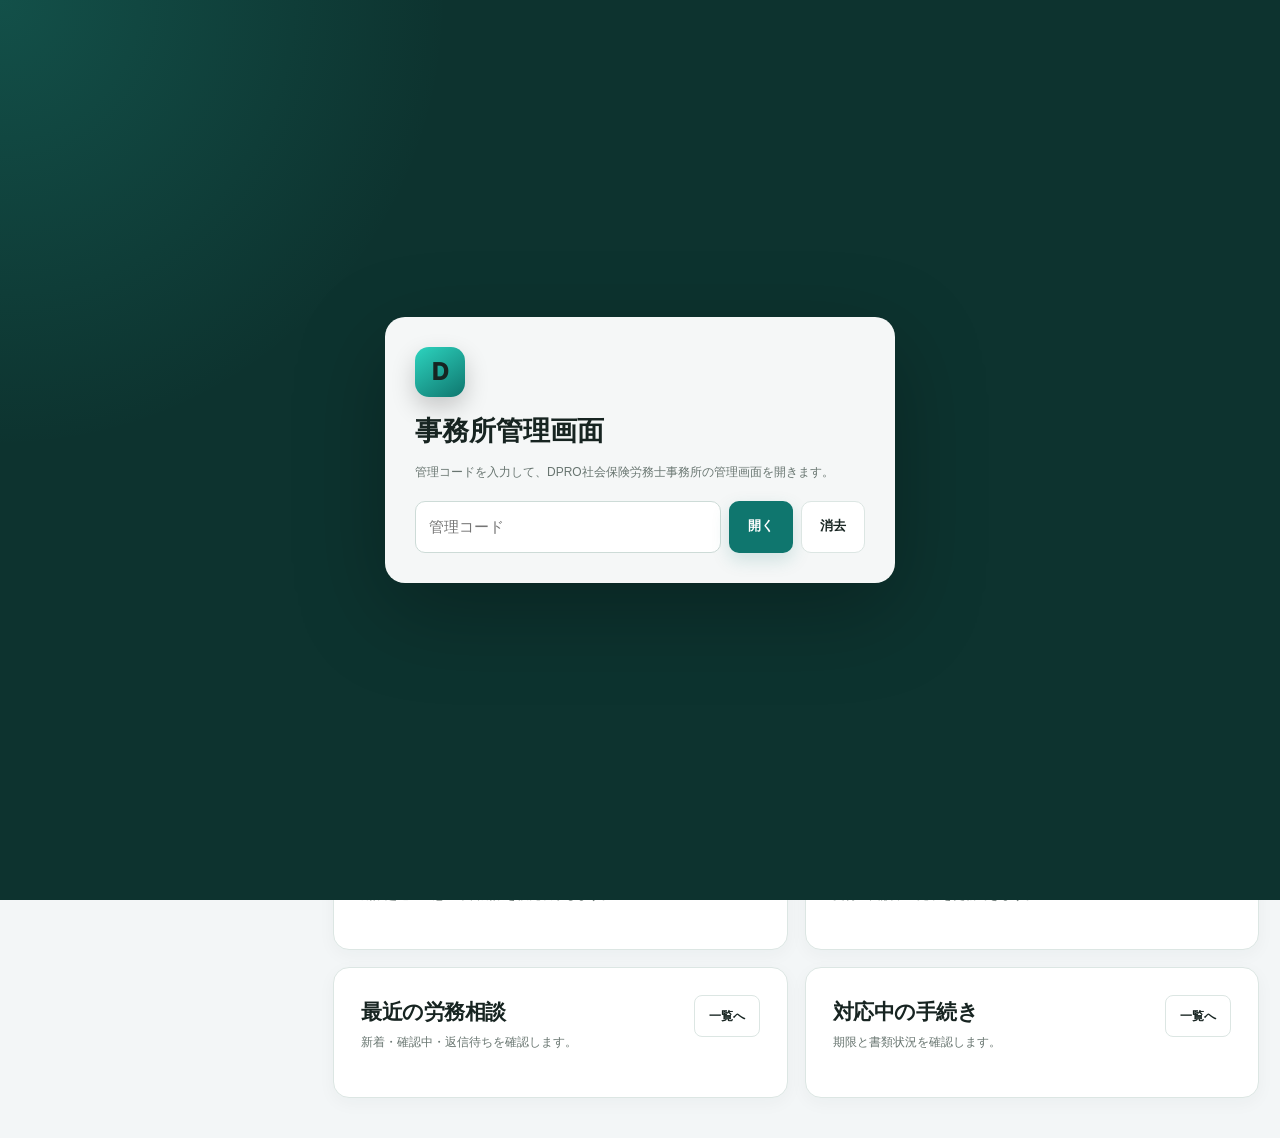
<file: owner.html>
<!doctype html>
<html lang="ja">
<head>
  <meta charset="utf-8">
  <meta name="viewport" content="width=device-width, initial-scale=1, viewport-fit=cover">
  <meta name="theme-color" content="#0d3b37">
  <meta name="robots" content="noindex,nofollow">
  <title>DPRO 社労士・顧問先対応 LINE｜事務所管理</title>
  <style>
    :root {
      color-scheme: light;
      --bg: #f3f6f7;
      --surface: #ffffff;
      --surface-soft: #f7faf9;
      --text: #172421;
      --muted: #687570;
      --line: #dce6e3;
      --primary: #0f766e;
      --primary-dark: #0b5f58;
      --primary-soft: #e8f7f3;
      --nav: #0d332f;
      --nav-soft: #154941;
      --accent: #2563eb;
      --accent-soft: #edf4ff;
      --success: #13795b;
      --success-soft: #e8f7f0;
      --warning: #a16207;
      --warning-soft: #fff7dd;
      --danger: #b42318;
      --danger-soft: #fff0ee;
      --neutral: #64748b;
      --shadow: 0 12px 30px rgba(15, 59, 54, .08);
      --radius-xl: 22px;
      --radius-lg: 16px;
      --radius-md: 12px;
      --sidebar: 270px;
    }

    * { box-sizing: border-box; }

    html { scroll-behavior: smooth; }

    body {
      margin: 0;
      min-width: 320px;
      background:
        radial-gradient(circle at 22% 0%, rgba(15,118,110,.07), transparent 27rem),
        var(--bg);
      color: var(--text);
      font-family:
        -apple-system, BlinkMacSystemFont, "Segoe UI", "Noto Sans JP",
        "Hiragino Kaku Gothic ProN", "Yu Gothic", Meiryo, sans-serif;
      line-height: 1.6;
    }

    button, input, select, textarea { font: inherit; }
    button, a, summary { -webkit-tap-highlight-color: transparent; }
    a { color: inherit; }
    [hidden] { display: none !important; }

    .app { min-height: 100vh; }

    .sidebar {
      position: fixed;
      inset: 0 auto 0 0;
      z-index: 60;
      width: var(--sidebar);
      padding: 22px 16px;
      overflow-y: auto;
      background: linear-gradient(180deg, #0d332f, #0a2a27);
      color: #fff;
    }

    .brand {
      display: flex;
      align-items: center;
      gap: 11px;
      padding: 3px 7px 20px;
      border-bottom: 1px solid rgba(255,255,255,.12);
    }

    .brand-mark {
      display: grid;
      place-items: center;
      width: 43px;
      height: 43px;
      flex: 0 0 auto;
      border-radius: 14px;
      background: linear-gradient(145deg, #2dd4bf, #0f766e);
      box-shadow: 0 10px 24px rgba(0,0,0,.2);
      font-size: 19px;
      font-weight: 950;
    }

    .brand strong {
      display: block;
      font-size: 13px;
      line-height: 1.4;
    }

    .brand small {
      display: block;
      margin-top: 2px;
      color: rgba(255,255,255,.58);
      font-size: 9px;
    }

    .nav-label {
      margin: 23px 10px 8px;
      color: rgba(255,255,255,.45);
      font-size: 9px;
      font-weight: 900;
      letter-spacing: .12em;
    }

    .nav {
      display: grid;
      gap: 5px;
    }

    .nav-btn {
      display: flex;
      align-items: center;
      gap: 10px;
      min-height: 43px;
      padding: 9px 11px;
      border: 0;
      border-radius: 11px;
      background: transparent;
      color: rgba(255,255,255,.72);
      cursor: pointer;
      text-align: left;
      font-size: 11px;
      font-weight: 800;
      transition: .15s ease;
    }

    .nav-btn:hover,
    .nav-btn.active {
      background: rgba(255,255,255,.10);
      color: #fff;
    }

    .nav-icon {
      display: grid;
      place-items: center;
      width: 26px;
      height: 26px;
      flex: 0 0 auto;
      border-radius: 8px;
      background: rgba(255,255,255,.07);
      font-size: 10px;
      font-weight: 900;
    }

    .nav-btn.active .nav-icon {
      background: #2dd4bf;
      color: #063c36;
    }

    .sidebar-foot {
      margin-top: 24px;
      padding: 14px;
      border: 1px solid rgba(255,255,255,.11);
      border-radius: 14px;
      background: rgba(255,255,255,.06);
    }

    .sidebar-foot span {
      display: block;
      color: rgba(255,255,255,.55);
      font-size: 8px;
      font-weight: 800;
    }

    .sidebar-foot strong {
      display: block;
      overflow-wrap: anywhere;
      margin-top: 3px;
      font-size: 10px;
    }

    .sidebar-foot button {
      width: 100%;
      min-height: 34px;
      margin-top: 10px;
      border: 1px solid rgba(255,255,255,.18);
      border-radius: 9px;
      background: rgba(255,255,255,.08);
      color: #fff;
      cursor: pointer;
      font-size: 9px;
      font-weight: 900;
    }

    .main {
      min-height: 100vh;
      margin-left: var(--sidebar);
    }

    .topbar {
      position: sticky;
      top: 0;
      z-index: 45;
      display: flex;
      align-items: center;
      justify-content: space-between;
      gap: 14px;
      min-height: 66px;
      padding: 10px 24px;
      border-bottom: 1px solid rgba(220,230,227,.9);
      background: rgba(255,255,255,.92);
      backdrop-filter: blur(12px);
    }

    .page-heading h1 {
      margin: 0;
      font-size: 18px;
      letter-spacing: -.025em;
    }

    .page-heading p {
      margin: 2px 0 0;
      color: var(--muted);
      font-size: 9px;
    }

    .top-actions {
      display: flex;
      align-items: center;
      gap: 8px;
    }

    .container {
      width: min(1420px, calc(100% - 36px));
      margin: 18px auto 0;
      padding-bottom: 40px;
    }

    .page-section { display: none; }
    .page-section.active { display: block; }

    .hero {
      display: grid;
      grid-template-columns: minmax(0,1fr) 330px;
      gap: 22px;
      overflow: hidden;
      padding: 26px;
      border-radius: var(--radius-xl);
      background:
        radial-gradient(circle at 88% 0%, rgba(255,255,255,.13), transparent 18rem),
        linear-gradient(135deg, #0f766e, #0b5d56);
      color: #fff;
      box-shadow: var(--shadow);
    }

    .hero-eyebrow {
      display: inline-flex;
      padding: 5px 9px;
      border: 1px solid rgba(255,255,255,.22);
      border-radius: 999px;
      background: rgba(255,255,255,.09);
      font-size: 8px;
      font-weight: 900;
      letter-spacing: .08em;
    }

    .hero h2 {
      margin: 12px 0 0;
      font-size: clamp(25px, 3vw, 38px);
      line-height: 1.2;
      letter-spacing: -.04em;
    }

    .hero p {
      max-width: 720px;
      margin: 12px 0 0;
      color: rgba(255,255,255,.78);
      font-size: 11px;
    }

    .hero-side {
      display: grid;
      align-content: center;
      gap: 9px;
      padding: 17px;
      border: 1px solid rgba(255,255,255,.16);
      border-radius: 16px;
      background: rgba(255,255,255,.09);
    }

    .hero-side span {
      color: rgba(255,255,255,.6);
      font-size: 8px;
      font-weight: 900;
    }

    .hero-side strong {
      display: block;
      margin-top: 2px;
      font-size: 12px;
    }

    .toolbar {
      display: flex;
      flex-wrap: wrap;
      align-items: center;
      gap: 8px;
      margin-top: 14px;
      padding: 11px;
      border: 1px solid var(--line);
      border-radius: 14px;
      background: #fff;
      box-shadow: 0 5px 18px rgba(15,59,54,.045);
    }

    .toolbar-note {
      margin-left: auto;
      color: var(--muted);
      font-size: 8px;
      font-weight: 800;
    }

    .btn {
      display: inline-flex;
      align-items: center;
      justify-content: center;
      gap: 7px;
      min-height: 40px;
      padding: 8px 13px;
      border: 1px solid transparent;
      border-radius: 10px;
      cursor: pointer;
      text-decoration: none;
      font-size: 9px;
      font-weight: 900;
      transition: transform .14s ease, background .14s ease, opacity .14s ease;
    }

    .btn:hover:not(:disabled) { transform: translateY(-1px); }
    .btn:disabled { opacity: .55; cursor: not-allowed; }

    .btn-primary {
      background: var(--primary);
      color: #fff;
      box-shadow: 0 7px 18px rgba(15,118,110,.17);
    }

    .btn-accent { background: var(--accent); color: #fff; }
    .btn-light { border-color: var(--line); background: #fff; color: var(--text); }
    .btn-warning { border-color: #ecd58c; background: var(--warning-soft); color: var(--warning); }
    .btn-danger { border-color: #f0beb8; background: var(--danger-soft); color: var(--danger); }
    .btn-success { background: var(--success); color: #fff; }

    .metrics {
      display: grid;
      grid-template-columns: repeat(6, minmax(0,1fr));
      gap: 10px;
      margin-top: 14px;
    }

    .metric {
      min-width: 0;
      padding: 15px;
      border: 1px solid var(--line);
      border-radius: 14px;
      background: #fff;
      box-shadow: 0 5px 18px rgba(15,59,54,.04);
    }

    .metric span {
      display: block;
      color: var(--muted);
      font-size: 8px;
      font-weight: 850;
    }

    .metric strong {
      display: block;
      margin-top: 4px;
      font-size: 25px;
      line-height: 1.1;
      letter-spacing: -.04em;
    }

    .metric small {
      display: block;
      margin-top: 4px;
      color: var(--muted);
      font-size: 7px;
    }

    .grid {
      display: grid;
      gap: 14px;
      margin-top: 14px;
    }

    .grid-2 { grid-template-columns: repeat(2, minmax(0,1fr)); }
    .grid-3 { grid-template-columns: repeat(3, minmax(0,1fr)); }

    .card {
      min-width: 0;
      padding: 18px;
      border: 1px solid var(--line);
      border-radius: var(--radius-lg);
      background: #fff;
      box-shadow: 0 5px 18px rgba(15,59,54,.04);
    }

    .card-header {
      display: flex;
      align-items: flex-start;
      justify-content: space-between;
      gap: 12px;
      margin-bottom: 13px;
    }

    .card-header h3 {
      margin: 0;
      font-size: 14px;
      letter-spacing: -.02em;
    }

    .card-header p {
      margin: 3px 0 0;
      color: var(--muted);
      font-size: 8px;
    }

    .badge {
      display: inline-flex;
      align-items: center;
      justify-content: center;
      min-height: 27px;
      padding: 5px 8px;
      border-radius: 999px;
      background: var(--primary-soft);
      color: var(--primary);
      font-size: 8px;
      font-weight: 900;
      white-space: nowrap;
    }

    .list {
      display: grid;
      gap: 8px;
    }

    .row {
      display: grid;
      grid-template-columns: minmax(0,1fr) auto;
      align-items: center;
      gap: 10px;
      padding: 11px;
      border: 1px solid #e3ebe9;
      border-radius: 11px;
      background: var(--surface-soft);
    }

    .row-main { min-width: 0; }

    .row-title {
      display: flex;
      flex-wrap: wrap;
      align-items: center;
      gap: 7px;
    }

    .row-title strong {
      overflow-wrap: anywhere;
      font-size: 10px;
    }

    .row-title small {
      color: var(--muted);
      font-size: 7px;
      font-weight: 800;
    }

    .row-meta {
      display: flex;
      flex-wrap: wrap;
      gap: 7px 13px;
      margin-top: 4px;
      color: var(--muted);
      font-size: 8px;
    }

    .row-actions {
      display: flex;
      flex-wrap: wrap;
      justify-content: flex-end;
      gap: 6px;
    }

    .mini-btn {
      min-height: 31px;
      padding: 6px 9px;
      border: 1px solid var(--line);
      border-radius: 8px;
      background: #fff;
      color: var(--text);
      cursor: pointer;
      font-size: 8px;
      font-weight: 900;
    }

    .mini-btn.primary { border-color: var(--primary); background: var(--primary); color: #fff; }
    .mini-btn.success { border-color: var(--success); background: var(--success); color: #fff; }
    .mini-btn.warning { border-color: #e5c968; background: var(--warning-soft); color: var(--warning); }

    .status {
      display: inline-flex;
      align-items: center;
      min-height: 24px;
      padding: 4px 7px;
      border-radius: 999px;
      background: #eef2f1;
      color: var(--neutral);
      font-size: 7px;
      font-weight: 900;
      white-space: nowrap;
    }

    .status.active { background: var(--primary-soft); color: var(--primary); }
    .status.warning { background: var(--warning-soft); color: var(--warning); }
    .status.danger { background: var(--danger-soft); color: var(--danger); }
    .status.done { background: var(--success-soft); color: var(--success); }

    .empty {
      padding: 24px 14px;
      border: 1px dashed #cbdad6;
      border-radius: 12px;
      background: #fafcfb;
      color: var(--muted);
      text-align: center;
    }

    .empty strong { display: block; color: var(--text); font-size: 10px; }
    .empty p { margin: 4px 0 0; font-size: 8px; }

    .search-box {
      display: grid;
      grid-template-columns: minmax(0,1fr) auto;
      gap: 8px;
      padding: 14px;
      border: 1px solid var(--line);
      border-radius: 14px;
      background: #fff;
      box-shadow: var(--shadow);
    }

    .input,
    .select,
    .textarea {
      width: 100%;
      border: 1px solid #cddbd7;
      border-radius: 10px;
      background: #fff;
      color: var(--text);
      outline: none;
    }

    .input,
    .select { min-height: 42px; padding: 9px 11px; }
    .textarea { min-height: 105px; padding: 10px 11px; resize: vertical; }

    .input:focus,
    .select:focus,
    .textarea:focus {
      border-color: var(--primary);
      box-shadow: 0 0 0 3px rgba(15,118,110,.11);
    }

    .field { min-width: 0; }
    .field.full { grid-column: 1 / -1; }

    .label {
      display: flex;
      align-items: center;
      gap: 6px;
      margin-bottom: 5px;
      font-size: 9px;
      font-weight: 900;
    }

    .required {
      padding: 1px 5px;
      border-radius: 5px;
      background: var(--danger-soft);
      color: var(--danger);
      font-size: 7px;
    }

    .help { margin-top: 4px; color: var(--muted); font-size: 7px; }

    .form-grid {
      display: grid;
      grid-template-columns: repeat(2,minmax(0,1fr));
      gap: 11px;
    }

    .form-grid.cols-3 { grid-template-columns: repeat(3,minmax(0,1fr)); }

    .result-groups {
      display: grid;
      gap: 14px;
      margin-top: 14px;
    }

    .result-group {
      padding: 15px;
      border: 1px solid var(--line);
      border-radius: 14px;
      background: #fff;
    }

    .result-group h3 {
      margin: 0 0 9px;
      font-size: 12px;
    }

    .calendar-toolbar {
      display: flex;
      align-items: center;
      gap: 8px;
      margin-bottom: 12px;
    }

    .calendar-toolbar .input { max-width: 210px; }

    .loading {
      display: grid;
      place-items: center;
      min-height: 260px;
      color: var(--muted);
      text-align: center;
    }

    .spinner {
      width: 38px;
      height: 38px;
      margin: 0 auto 12px;
      border: 4px solid #dfeae7;
      border-top-color: var(--primary);
      border-radius: 50%;
      animation: spin .85s linear infinite;
    }

    @keyframes spin { to { transform: rotate(360deg); } }

    dialog {
      width: min(860px, calc(100% - 24px));
      max-height: calc(100vh - 26px);
      padding: 0;
      overflow: auto;
      border: 0;
      border-radius: 19px;
      background: #fff;
      box-shadow: 0 26px 90px rgba(15,23,42,.3);
    }

    dialog.wide { width: min(1120px, calc(100% - 24px)); }

    dialog::backdrop {
      background: rgba(15,23,42,.58);
      backdrop-filter: blur(3px);
    }

    .dialog-head {
      position: sticky;
      top: 0;
      z-index: 4;
      display: flex;
      align-items: flex-start;
      justify-content: space-between;
      gap: 12px;
      padding: 17px 19px;
      border-bottom: 1px solid var(--line);
      background: rgba(255,255,255,.96);
      backdrop-filter: blur(10px);
    }

    .dialog-head h2 { margin: 0; font-size: 17px; }
    .dialog-head p { margin: 3px 0 0; color: var(--muted); font-size: 8px; }

    .dialog-close {
      display: grid;
      place-items: center;
      width: 34px;
      height: 34px;
      border: 1px solid var(--line);
      border-radius: 10px;
      background: #fff;
      cursor: pointer;
      font-size: 16px;
    }

    .dialog-body { padding: 18px 19px 22px; }

    .dialog-tabs {
      display: flex;
      gap: 7px;
      margin-bottom: 15px;
      padding: 7px;
      overflow-x: auto;
      border-radius: 12px;
      background: #f2f6f5;
    }

    .dialog-tab {
      flex: 0 0 auto;
      min-height: 34px;
      padding: 7px 11px;
      border: 0;
      border-radius: 9px;
      background: transparent;
      color: var(--muted);
      cursor: pointer;
      font-size: 8px;
      font-weight: 900;
    }

    .dialog-tab.active { background: #fff; color: var(--primary); box-shadow: 0 3px 10px rgba(15,59,54,.06); }

    .dialog-pane { display: none; }
    .dialog-pane.active { display: block; }

    .dialog-actions {
      display: flex;
      flex-wrap: wrap;
      justify-content: flex-end;
      gap: 8px;
      margin-top: 15px;
    }

    .detail-summary {
      display: grid;
      grid-template-columns: repeat(4,minmax(0,1fr));
      gap: 8px;
      margin-bottom: 14px;
    }

    .detail-cell {
      min-width: 0;
      padding: 10px;
      border: 1px solid #e3ebe9;
      border-radius: 10px;
      background: var(--surface-soft);
    }

    .detail-cell span {
      display: block;
      color: var(--muted);
      font-size: 7px;
      font-weight: 800;
    }

    .detail-cell strong {
      display: block;
      overflow-wrap: anywhere;
      margin-top: 2px;
      font-size: 9px;
    }

    .subsection {
      margin-top: 14px;
      padding-top: 14px;
      border-top: 1px solid #e9efed;
    }

    .subsection:first-child { margin-top: 0; padding-top: 0; border-top: 0; }

    .subsection h3 {
      margin: 0 0 9px;
      font-size: 12px;
    }

    .document-grid {
      display: grid;
      gap: 8px;
    }

    .document-row {
      display: grid;
      grid-template-columns: minmax(0,1fr) 160px auto;
      align-items: center;
      gap: 9px;
      padding: 10px;
      border: 1px solid #e2ebe8;
      border-radius: 10px;
      background: #fafcfb;
    }

    .document-row strong { display: block; font-size: 9px; }
    .document-row p { margin: 3px 0 0; color: var(--muted); font-size: 7px; }

    .template-card {
      padding: 13px;
      border: 1px solid var(--line);
      border-radius: 12px;
      background: #fff;
    }

    .template-card + .template-card { margin-top: 9px; }

    .template-card h3 { margin: 0; font-size: 11px; }
    .template-card pre {
      margin: 9px 0 0;
      padding: 11px;
      border-radius: 9px;
      background: #f6f8f7;
      white-space: pre-wrap;
      word-break: break-word;
      font: inherit;
      font-size: 8px;
      line-height: 1.75;
    }

    .template-actions {
      display: flex;
      justify-content: flex-end;
      gap: 7px;
      margin-top: 9px;
    }

    .login-overlay {
      position: fixed;
      inset: 0;
      z-index: 100;
      display: grid;
      place-items: center;
      padding: 18px;
      background:
        radial-gradient(circle at top left, rgba(45,212,191,.18), transparent 28rem),
        #0d332f;
    }

    .login-card {
      width: min(480px, 100%);
      padding: 25px;
      border: 1px solid rgba(255,255,255,.13);
      border-radius: 20px;
      background: rgba(255,255,255,.96);
      box-shadow: 0 28px 90px rgba(0,0,0,.28);
    }

    .login-card .brand-mark { margin-bottom: 13px; }
    .login-card h1 { margin: 0; font-size: 21px; }
    .login-card p { margin: 7px 0 16px; color: var(--muted); font-size: 9px; }

    .login-actions {
      display: grid;
      grid-template-columns: minmax(0,1fr) auto;
      gap: 8px;
    }

    .error-box {
      margin-top: 11px;
      padding: 10px 11px;
      border: 1px solid #efbbb5;
      border-radius: 10px;
      background: var(--danger-soft);
      color: var(--danger);
      font-size: 8px;
      font-weight: 800;
    }

    .mobile-menu { display: none; }

    @media (max-width: 1180px) {
      .metrics { grid-template-columns: repeat(3,minmax(0,1fr)); }
      .hero { grid-template-columns: 1fr; }
      .hero-side { grid-template-columns: repeat(3,minmax(0,1fr)); }
    }

    @media (max-width: 900px) {
      .sidebar {
        transform: translateX(-100%);
        transition: transform .2s ease;
      }

      body.menu-open .sidebar { transform: translateX(0); }

      .main { margin-left: 0; }

      .mobile-menu {
        display: inline-flex;
      }

      .grid-2,
      .grid-3 { grid-template-columns: 1fr; }

      .detail-summary { grid-template-columns: repeat(2,minmax(0,1fr)); }
    }

    @media (max-width: 620px) {
      .topbar { padding: 9px 11px; }
      .page-heading p { display: none; }
      .top-actions .btn:not(.mobile-menu):not(#refresh-btn) { display: none; }

      .container { width: min(100% - 20px, 1420px); margin-top: 10px; }

      .hero { padding: 20px; border-radius: 17px; }
      .hero h2 { font-size: 26px; }
      .hero-side { grid-template-columns: 1fr; }

      .metrics { grid-template-columns: 1fr 1fr; }

      .form-grid,
      .form-grid.cols-3 { grid-template-columns: 1fr; }

      .field.full { grid-column: auto; }

      .row { grid-template-columns: 1fr; }
      .row-actions { justify-content: flex-start; }

      .search-box { grid-template-columns: 1fr; }

      .document-row { grid-template-columns: 1fr; }

      .dialog-actions { display: grid; grid-template-columns: 1fr; }
      .dialog-actions .btn { width: 100%; }

      .detail-summary { grid-template-columns: 1fr 1fr; }
    }
  
    /* =========================================================
       STEP CONSULT-8-R1
       PC管理画面 視認性改善
       ========================================================= */

    :root {
      --sidebar: 288px;
    }

    body {
      font-size: 16px;
    }

    .sidebar {
      padding: 24px 17px;
    }

    .brand {
      gap: 12px;
      padding-bottom: 22px;
    }

    .brand-mark {
      width: 46px;
      height: 46px;
      font-size: 21px;
    }

    .brand strong {
      font-size: 15px;
      line-height: 1.45;
    }

    .brand small {
      margin-top: 3px;
      font-size: 11px;
    }

    .nav-label {
      margin-top: 25px;
      margin-bottom: 9px;
      font-size: 11px;
    }

    .nav-btn {
      min-height: 48px;
      padding: 11px 12px;
      font-size: 13px;
    }

    .nav-icon {
      width: 29px;
      height: 29px;
      font-size: 12px;
    }

    .sidebar-foot {
      padding: 16px;
    }

    .sidebar-foot span {
      font-size: 10px;
    }

    .sidebar-foot strong {
      margin-top: 4px;
      font-size: 12px;
      line-height: 1.55;
    }

    .sidebar-foot button {
      min-height: 38px;
      font-size: 11px;
    }

    .topbar {
      min-height: 74px;
      padding: 11px 26px;
    }

    .page-heading h1 {
      font-size: 23px;
    }

    .page-heading p {
      margin-top: 4px;
      font-size: 11px;
    }

    .container {
      width: min(1460px, calc(100% - 38px));
      margin-top: 20px;
    }

    .hero {
      padding: 30px;
    }

    .hero-eyebrow {
      padding: 6px 10px;
      font-size: 10px;
    }

    .hero p {
      margin-top: 14px;
      font-size: 13px;
      line-height: 1.75;
    }

    .hero-side {
      padding: 19px;
    }

    .hero-side span {
      font-size: 10px;
    }

    .hero-side strong {
      margin-top: 3px;
      font-size: 14px;
    }

    .toolbar {
      padding: 13px;
    }

    .toolbar-note {
      font-size: 10px;
    }

    .btn {
      min-height: 44px;
      padding: 9px 15px;
      font-size: 11px;
    }

    .metric {
      padding: 18px 17px;
    }

    .metric span {
      font-size: 10px;
    }

    .metric strong {
      margin-top: 6px;
      font-size: 31px;
    }

    .metric small {
      margin-top: 5px;
      font-size: 9px;
      line-height: 1.5;
    }

    .card {
      padding: 21px;
    }

    .card-header {
      margin-bottom: 15px;
    }

    .card-header h3 {
      font-size: 17px;
    }

    .card-header p {
      margin-top: 4px;
      font-size: 10px;
      line-height: 1.55;
    }

    .badge {
      min-height: 30px;
      padding: 6px 10px;
      font-size: 10px;
    }

    .list {
      gap: 10px;
    }

    .row {
      gap: 12px;
      padding: 14px;
    }

    .row-title {
      gap: 8px;
    }

    .row-title strong {
      font-size: 13px;
      line-height: 1.5;
    }

    .row-title small {
      font-size: 9px;
    }

    .row-meta {
      gap: 8px 15px;
      margin-top: 6px;
      font-size: 10px;
      line-height: 1.55;
    }

    .row-actions {
      gap: 7px;
    }

    .mini-btn {
      min-height: 36px;
      padding: 7px 11px;
      font-size: 10px;
    }

    .status {
      min-height: 27px;
      padding: 5px 8px;
      font-size: 9px;
    }

    .empty {
      padding: 29px 17px;
    }

    .empty strong {
      font-size: 13px;
    }

    .empty p {
      margin-top: 6px;
      font-size: 10px;
    }

    .search-box {
      padding: 16px;
    }

    .input,
    .select {
      min-height: 47px;
      padding: 10px 12px;
      font-size: 13px;
    }

    .textarea {
      min-height: 120px;
      padding: 11px 12px;
      font-size: 13px;
      line-height: 1.7;
    }

    .label {
      margin-bottom: 7px;
      font-size: 11px;
    }

    .required {
      padding: 2px 6px;
      font-size: 8px;
    }

    .help {
      margin-top: 6px;
      font-size: 9px;
    }

    .result-group {
      padding: 18px;
    }

    .result-group h3 {
      margin-bottom: 11px;
      font-size: 14px;
    }

    .calendar-toolbar .input {
      max-width: 230px;
    }

    .dialog-head {
      padding: 20px 22px;
    }

    .dialog-head h2 {
      font-size: 20px;
    }

    .dialog-head p {
      margin-top: 4px;
      font-size: 10px;
    }

    .dialog-close {
      width: 38px;
      height: 38px;
      font-size: 18px;
    }

    .dialog-body {
      padding: 21px 22px 25px;
    }

    .dialog-tab {
      min-height: 39px;
      padding: 8px 13px;
      font-size: 10px;
    }

    .detail-cell {
      padding: 12px;
    }

    .detail-cell span {
      font-size: 9px;
    }

    .detail-cell strong {
      margin-top: 4px;
      font-size: 11px;
      line-height: 1.55;
    }

    .subsection {
      margin-top: 17px;
      padding-top: 17px;
    }

    .subsection h3 {
      margin-bottom: 11px;
      font-size: 14px;
    }

    .document-row {
      padding: 12px;
    }

    .document-row strong {
      font-size: 11px;
    }

    .document-row p {
      margin-top: 4px;
      font-size: 9px;
      line-height: 1.55;
    }

    .template-card {
      padding: 15px;
    }

    .template-card h3 {
      font-size: 13px;
    }

    .template-card pre {
      margin-top: 11px;
      padding: 13px;
      font-size: 10px;
      line-height: 1.8;
    }

    .login-card {
      width: min(510px, 100%);
      padding: 29px;
    }

    .login-card h1 {
      font-size: 25px;
    }

    .login-card p {
      margin-top: 9px;
      margin-bottom: 18px;
      font-size: 11px;
      line-height: 1.7;
    }

    .error-box {
      padding: 12px 13px;
      font-size: 10px;
      line-height: 1.55;
    }

    @media (max-width: 1180px) {
      .metrics {
        grid-template-columns: repeat(3, minmax(0, 1fr));
      }
    }

    @media (max-width: 900px) {
      :root {
        --sidebar: 288px;
      }

      .topbar {
        min-height: 68px;
      }
    }

    @media (max-width: 620px) {
      .topbar {
        min-height: 62px;
        padding: 9px 11px;
      }

      .page-heading h1 {
        font-size: 19px;
      }

      .container {
        width: min(100% - 20px, 1460px);
      }

      .hero h2 {
        font-size: 29px;
      }

      .hero p {
        font-size: 12px;
      }

      .metrics {
        grid-template-columns: 1fr 1fr;
      }

      .metric strong {
        font-size: 27px;
      }

      .card {
        padding: 18px 15px;
      }

      .card-header h3 {
        font-size: 16px;
      }

      .row-title strong {
        font-size: 12px;
      }

      .row-meta {
        font-size: 10px;
      }

      .detail-summary {
        grid-template-columns: 1fr 1fr;
      }
    }

  
    /* =========================================================
       STEP CONSULT-8-R2
       PC管理画面 文字サイズ最終拡大
       ========================================================= */

    :root {
      --sidebar: 300px;
    }

    .brand strong {
      font-size: 16px;
    }

    .brand small {
      font-size: 12px;
    }

    .nav-label {
      font-size: 12px;
    }

    .nav-btn {
      min-height: 51px;
      padding: 12px 13px;
      font-size: 14px;
    }

    .nav-icon {
      width: 31px;
      height: 31px;
      font-size: 13px;
    }

    .sidebar-foot span {
      font-size: 11px;
    }

    .sidebar-foot strong {
      font-size: 13px;
    }

    .sidebar-foot button {
      min-height: 41px;
      font-size: 12px;
    }

    .page-heading h1 {
      font-size: 25px;
    }

    .page-heading p {
      font-size: 12px;
    }

    .hero-eyebrow {
      font-size: 11px;
    }

    .hero p {
      font-size: 14px;
    }

    .hero-side span {
      font-size: 11px;
    }

    .hero-side strong {
      font-size: 15px;
    }

    .toolbar-note {
      font-size: 11px;
    }

    .btn {
      min-height: 46px;
      padding: 10px 16px;
      font-size: 12px;
    }

    .metric {
      padding: 19px 18px;
    }

    .metric span {
      font-size: 11px;
    }

    .metric strong {
      font-size: 33px;
    }

    .metric small {
      font-size: 10px;
    }

    .card {
      padding: 23px;
    }

    .card-header h3 {
      font-size: 19px;
    }

    .card-header p {
      font-size: 11px;
    }

    .badge {
      min-height: 32px;
      padding: 6px 11px;
      font-size: 11px;
    }

    .row {
      padding: 15px;
    }

    .row-title strong {
      font-size: 14px;
    }

    .row-title small {
      font-size: 10px;
    }

    .row-meta {
      margin-top: 7px;
      font-size: 11px;
      line-height: 1.65;
    }

    .mini-btn {
      min-height: 38px;
      padding: 8px 12px;
      font-size: 11px;
    }

    .status {
      min-height: 29px;
      padding: 5px 9px;
      font-size: 10px;
    }

    .empty strong {
      font-size: 14px;
    }

    .empty p {
      font-size: 11px;
    }

    .input,
    .select {
      min-height: 49px;
      padding: 11px 13px;
      font-size: 14px;
    }

    .textarea {
      min-height: 126px;
      padding: 12px 13px;
      font-size: 14px;
    }

    .label {
      font-size: 12px;
    }

    .help {
      font-size: 10px;
    }

    .result-group h3 {
      font-size: 15px;
    }

    .dialog-head h2 {
      font-size: 22px;
    }

    .dialog-head p {
      font-size: 11px;
    }

    .dialog-tab {
      min-height: 41px;
      font-size: 11px;
    }

    .detail-cell span {
      font-size: 10px;
    }

    .detail-cell strong {
      font-size: 12px;
    }

    .subsection h3 {
      font-size: 15px;
    }

    .document-row strong {
      font-size: 12px;
    }

    .document-row p {
      font-size: 10px;
    }

    .template-card h3 {
      font-size: 14px;
    }

    .template-card pre {
      font-size: 11px;
    }

    .login-card h1 {
      font-size: 27px;
    }

    .login-card p {
      font-size: 12px;
    }

    .error-box {
      font-size: 11px;
    }

    @media (max-width: 1260px) {
      .metrics {
        grid-template-columns: repeat(3, minmax(0, 1fr));
      }
    }

    @media (max-width: 900px) {
      :root {
        --sidebar: 300px;
      }

      .nav-btn {
        font-size: 14px;
      }
    }

    @media (max-width: 620px) {
      .page-heading h1 {
        font-size: 20px;
      }

      .hero p {
        font-size: 13px;
      }

      .metric span {
        font-size: 10px;
      }

      .metric strong {
        font-size: 29px;
      }

      .metric small {
        font-size: 9px;
      }

      .card-header h3 {
        font-size: 17px;
      }

      .row-title strong {
        font-size: 13px;
      }

      .row-meta {
        font-size: 10px;
      }

      .mini-btn {
        font-size: 10px;
      }
    }

  
    /* =========================================================
       STEP CONSULT-12
       電話受付一体型検索 + 比較画面相当の視認性
       ========================================================= */

    :root {
      --sidebar: 312px;
    }

    body {
      font-size: 18px;
    }

    .sidebar {
      padding: 26px 19px;
    }

    .brand-mark {
      width: 50px;
      height: 50px;
      font-size: 23px;
    }

    .brand strong {
      font-size: 17px;
    }

    .brand small {
      font-size: 12px;
    }

    .nav-label {
      font-size: 13px;
    }

    .nav-btn {
      min-height: 54px;
      padding: 13px 14px;
      font-size: 15px;
    }

    .nav-icon {
      width: 33px;
      height: 33px;
      font-size: 14px;
    }

    .sidebar-foot span {
      font-size: 12px;
    }

    .sidebar-foot strong {
      font-size: 14px;
    }

    .sidebar-foot button {
      min-height: 44px;
      font-size: 13px;
    }

    .topbar {
      min-height: 82px;
      padding: 12px 28px;
    }

    .page-heading h1 {
      font-size: 28px;
    }

    .page-heading p {
      font-size: 13px;
    }

    .container {
      width: min(1340px, calc(100% - 42px));
      margin-top: 22px;
    }

    .hero {
      padding: 34px;
    }

    .hero h2 {
      font-size: clamp(34px, 3vw, 46px);
    }

    .hero p {
      font-size: 15px;
    }

    .hero-side span {
      font-size: 12px;
    }

    .hero-side strong {
      font-size: 17px;
    }

    .toolbar {
      padding: 15px;
    }

    .toolbar-note {
      font-size: 12px;
    }

    .btn {
      min-height: 49px;
      padding: 10px 18px;
      font-size: 13px;
    }

    .metrics {
      gap: 12px;
    }

    .metric {
      padding: 21px 19px;
    }

    .metric span {
      font-size: 12px;
    }

    .metric strong {
      font-size: 37px;
    }

    .metric small {
      font-size: 11px;
    }

    .grid {
      gap: 17px;
      margin-top: 17px;
    }

    .card {
      padding: 27px;
    }

    .card-header {
      margin-bottom: 18px;
    }

    .card-header h3 {
      font-size: 21px;
    }

    .card-header p {
      font-size: 12px;
    }

    .badge {
      min-height: 34px;
      font-size: 12px;
    }

    .list {
      gap: 12px;
    }

    .row {
      padding: 17px;
    }

    .row-title strong {
      font-size: 16px;
    }

    .row-title small {
      font-size: 11px;
    }

    .row-meta {
      font-size: 12px;
      line-height: 1.7;
    }

    .mini-btn {
      min-height: 42px;
      padding: 9px 14px;
      font-size: 12px;
    }

    .status {
      min-height: 31px;
      font-size: 11px;
    }

    .empty strong {
      font-size: 16px;
    }

    .empty p {
      font-size: 12px;
    }

    .input,
    .select {
      min-height: 52px;
      font-size: 15px;
    }

    .textarea {
      min-height: 136px;
      font-size: 15px;
    }

    .label {
      font-size: 13px;
    }

    .help {
      font-size: 11px;
    }

    dialog.wide {
      width: min(1220px, calc(100% - 26px));
    }

    .dialog-head h2 {
      font-size: 24px;
    }

    .dialog-head p {
      font-size: 12px;
    }

    .dialog-tab {
      min-height: 45px;
      font-size: 12px;
    }

    .manual-customer-search {
      margin-bottom: 18px;
      padding: 19px;
      border: 1px solid #b9d9d2;
      border-radius: 15px;
      background: linear-gradient(135deg, #f4fbf9, #eef8f6);
    }

    .manual-search-head {
      display: flex;
      align-items: flex-start;
      justify-content: space-between;
      gap: 14px;
      margin-bottom: 13px;
    }

    .manual-search-head h3 {
      margin: 0;
      font-size: 19px;
    }

    .manual-search-head p {
      margin: 4px 0 0;
      color: var(--muted);
      font-size: 12px;
    }

    .manual-search-row {
      display: grid;
      grid-template-columns: minmax(0, 1fr) auto auto;
      gap: 9px;
    }

    .manual-search-results {
      display: grid;
      gap: 10px;
      margin-top: 14px;
      padding-top: 14px;
      border-top: 1px solid #d6e6e2;
    }

    .manual-search-results h4 {
      margin: 4px 0 0;
      font-size: 14px;
    }

    .manual-result-row {
      display: grid;
      grid-template-columns: minmax(0, 1fr) auto;
      align-items: center;
      gap: 13px;
      padding: 14px;
      border: 1px solid #dce8e5;
      border-radius: 12px;
      background: #ffffff;
    }

    .manual-result-main {
      min-width: 0;
    }

    .manual-result-type {
      display: inline-flex;
      margin-bottom: 5px;
      padding: 3px 7px;
      border-radius: 999px;
      background: var(--primary-soft);
      color: var(--primary);
      font-size: 10px;
      font-weight: 900;
    }

    .manual-result-main strong {
      display: block;
      font-size: 15px;
    }

    .manual-result-main div,
    .manual-result-main small {
      display: block;
      margin-top: 3px;
      color: var(--muted);
      font-size: 11px;
    }

    .manual-selected-customer {
      margin-top: 15px;
      padding: 17px;
      border: 2px solid #4fae9f;
      border-radius: 14px;
      background: #ffffff;
      box-shadow: 0 8px 22px rgba(15,118,110,.08);
    }

    .manual-selected-head {
      display: flex;
      align-items: center;
      justify-content: space-between;
      gap: 13px;
    }

    .manual-selected-head span {
      display: block;
      color: var(--primary);
      font-size: 10px;
      font-weight: 900;
    }

    .manual-selected-head strong {
      display: block;
      margin-top: 3px;
      font-size: 18px;
    }

    .manual-selected-head small {
      display: block;
      margin-top: 3px;
      color: var(--muted);
      font-size: 11px;
    }

    .manual-customer-summary {
      display: grid;
      grid-template-columns: repeat(3, minmax(0, 1fr));
      gap: 8px;
      margin-top: 14px;
    }

    .manual-customer-summary > div {
      padding: 10px;
      border: 1px solid #e2ebe8;
      border-radius: 10px;
      background: #f8fbfa;
    }

    .manual-customer-summary span,
    .manual-recent-grid span {
      display: block;
      color: var(--muted);
      font-size: 9px;
      font-weight: 850;
    }

    .manual-customer-summary strong,
    .manual-recent-grid strong {
      display: block;
      overflow-wrap: anywhere;
      margin-top: 3px;
      font-size: 12px;
    }

    .manual-history-summary {
      margin-top: 12px;
      padding-top: 12px;
      border-top: 1px solid #e2ebe8;
    }

    .manual-history-counts {
      display: flex;
      flex-wrap: wrap;
      gap: 8px 17px;
      font-size: 11px;
    }

    .manual-history-counts strong {
      font-size: 15px;
      color: var(--primary);
    }

    .manual-recent-grid {
      display: grid;
      grid-template-columns: repeat(3, minmax(0, 1fr));
      gap: 8px;
      margin-top: 10px;
    }

    .manual-recent-grid > div {
      padding: 11px;
      border-radius: 10px;
      background: #f6f9f8;
    }

    .manual-recent-grid small {
      display: block;
      margin-top: 3px;
      color: var(--muted);
      font-size: 9px;
    }

    .login-actions {
      grid-template-columns: minmax(0, 1fr) auto auto;
    }

    @media (max-width: 1450px) {
      .metrics {
        grid-template-columns: repeat(3, minmax(0, 1fr));
      }
    }

    @media (max-width: 900px) {
      :root {
        --sidebar: 312px;
      }

      .manual-search-row {
        grid-template-columns: 1fr 1fr;
      }

      .manual-search-row .input {
        grid-column: 1 / -1;
      }

      .manual-customer-summary,
      .manual-recent-grid {
        grid-template-columns: repeat(2, minmax(0, 1fr));
      }
    }

    @media (max-width: 620px) {
      .page-heading h1 {
        font-size: 22px;
      }

      .hero h2 {
        font-size: 31px;
      }

      .card {
        padding: 20px 16px;
      }

      .row-title strong {
        font-size: 14px;
      }

      .row-meta {
        font-size: 11px;
      }

      .manual-search-head,
      .manual-selected-head {
        display: block;
      }

      .manual-search-head .badge,
      .manual-selected-head .mini-btn {
        margin-top: 10px;
      }

      .manual-search-row,
      .manual-customer-summary,
      .manual-recent-grid {
        grid-template-columns: 1fr;
      }

      .manual-search-row .input {
        grid-column: auto;
      }

      .manual-result-row {
        grid-template-columns: 1fr;
      }

      .manual-result-row .btn {
        width: 100%;
      }

      .login-actions {
        grid-template-columns: 1fr 1fr;
      }

      .login-actions .input {
        grid-column: 1 / -1;
      }
    }

  
    /* =========================================================
       STEP CONSULT-12-R1
       電話・来所受付ダイアログの視認性をさらに改善
       ========================================================= */

    dialog.wide#manual-dialog {
      width: min(1320px, calc(100% - 20px));
    }

    #manual-dialog .dialog-head {
      padding: 24px 28px;
    }

    #manual-dialog .dialog-head h2 {
      font-size: 32px;
      letter-spacing: -.02em;
    }

    #manual-dialog .dialog-head p {
      margin-top: 6px;
      font-size: 14px;
      line-height: 1.75;
    }

    #manual-dialog .dialog-close {
      width: 46px;
      height: 46px;
      font-size: 22px;
    }

    #manual-dialog .dialog-body {
      padding: 24px 28px 30px;
    }

    #manual-dialog .dialog-tabs {
      gap: 10px;
      margin-top: 18px;
      margin-bottom: 18px;
      padding: 8px;
      border-radius: 16px;
      background: #eef4f2;
    }

    #manual-dialog .dialog-tab {
      min-height: 54px;
      padding: 12px 18px;
      border-radius: 12px;
      font-size: 14px;
      font-weight: 900;
    }

    #manual-dialog .manual-customer-search {
      padding: 24px;
      border-radius: 18px;
    }

    #manual-dialog .manual-search-head h3 {
      font-size: 24px;
    }

    #manual-dialog .manual-search-head p {
      font-size: 13px;
      line-height: 1.8;
    }

    #manual-dialog .manual-search-results h4 {
      font-size: 16px;
      margin-top: 6px;
    }

    #manual-dialog .manual-result-row {
      padding: 18px;
      border-radius: 14px;
    }

    #manual-dialog .manual-result-main strong {
      font-size: 18px;
      line-height: 1.5;
    }

    #manual-dialog .manual-result-main div,
    #manual-dialog .manual-result-main small {
      font-size: 12px;
      line-height: 1.8;
    }

    #manual-dialog .manual-selected-customer {
      padding: 20px;
      border-radius: 16px;
    }

    #manual-dialog .manual-selected-head strong {
      font-size: 24px;
    }

    #manual-dialog .manual-selected-head small {
      font-size: 12px;
      line-height: 1.7;
    }

    #manual-dialog .manual-customer-summary {
      gap: 10px;
      margin-top: 16px;
    }

    #manual-dialog .manual-customer-summary > div {
      padding: 12px 13px;
      border-radius: 12px;
    }

    #manual-dialog .manual-customer-summary span,
    #manual-dialog .manual-recent-grid span {
      font-size: 10px;
    }

    #manual-dialog .manual-customer-summary strong,
    #manual-dialog .manual-recent-grid strong {
      font-size: 14px;
      line-height: 1.6;
    }

    #manual-dialog .manual-history-counts {
      font-size: 12px;
      line-height: 1.8;
    }

    #manual-dialog .manual-history-counts strong {
      font-size: 17px;
    }

    #manual-dialog .manual-recent-grid {
      gap: 10px;
      margin-top: 12px;
    }

    #manual-dialog .manual-recent-grid > div {
      padding: 13px;
      border-radius: 12px;
    }

    #manual-dialog .manual-recent-grid small {
      font-size: 10px;
      line-height: 1.7;
    }

    #manual-dialog .form-grid {
      gap: 14px;
      margin-top: 6px;
    }

    #manual-dialog .field {
      padding: 14px;
      border: 1px solid #e1ebe8;
      border-radius: 14px;
      background: #fbfdfc;
    }

    #manual-dialog .field.full {
      grid-column: 1 / -1;
    }

    #manual-dialog .label {
      margin-bottom: 9px;
      font-size: 14px;
      font-weight: 900;
    }

    #manual-dialog .required {
      font-size: 9px;
    }

    #manual-dialog .input,
    #manual-dialog .select {
      min-height: 56px;
      padding: 12px 15px;
      border-radius: 12px;
      font-size: 16px;
    }

    #manual-dialog .textarea {
      min-height: 160px;
      padding: 14px 15px;
      border-radius: 12px;
      font-size: 16px;
      line-height: 1.8;
    }

    #manual-dialog .help {
      font-size: 12px;
      line-height: 1.75;
    }

    #manual-dialog .dialog-actions {
      gap: 10px;
      margin-top: 18px;
    }

    #manual-dialog .dialog-actions .btn {
      min-height: 54px;
      padding: 12px 22px;
      font-size: 14px;
    }

    #manual-dialog #manual-error {
      margin-top: 14px;
      font-size: 12px;
      line-height: 1.7;
    }

    #manual-dialog .empty {
      padding: 30px 18px;
      border-radius: 14px;
    }

    #manual-dialog .empty strong {
      font-size: 16px;
    }

    #manual-dialog .empty p {
      font-size: 12px;
      line-height: 1.8;
    }

    @media (max-width: 1100px) {
      dialog.wide#manual-dialog {
        width: min(100% - 16px, 1320px);
      }

      #manual-dialog .dialog-head h2 {
        font-size: 28px;
      }

      #manual-dialog .manual-search-head {
        display: block;
      }

      #manual-dialog .manual-search-head .badge {
        margin-top: 10px;
      }

      #manual-dialog .manual-customer-summary,
      #manual-dialog .manual-recent-grid {
        grid-template-columns: repeat(2, minmax(0, 1fr));
      }
    }

    @media (max-width: 760px) {
      #manual-dialog .dialog-head {
        padding: 20px 18px;
      }

      #manual-dialog .dialog-body {
        padding: 18px 16px 24px;
      }

      #manual-dialog .dialog-head h2 {
        font-size: 24px;
      }

      #manual-dialog .dialog-head p {
        font-size: 12px;
      }

      #manual-dialog .dialog-tabs {
        grid-template-columns: 1fr;
      }

      #manual-dialog .dialog-tab {
        min-height: 50px;
        font-size: 13px;
      }

      #manual-dialog .manual-customer-search {
        padding: 18px 14px;
      }

      #manual-dialog .manual-search-head h3 {
        font-size: 20px;
      }

      #manual-dialog .manual-result-main strong {
        font-size: 16px;
      }

      #manual-dialog .manual-selected-head {
        display: block;
      }

      #manual-dialog .manual-selected-head .mini-btn {
        width: 100%;
        margin-top: 10px;
      }

      #manual-dialog .manual-selected-head strong {
        font-size: 21px;
      }

      #manual-dialog .manual-customer-summary,
      #manual-dialog .manual-recent-grid,
      #manual-dialog .form-grid,
      #manual-dialog .form-grid.cols-3 {
        grid-template-columns: 1fr;
      }

      #manual-dialog .field.full {
        grid-column: auto;
      }

      #manual-dialog .field {
        padding: 12px;
      }

      #manual-dialog .input,
      #manual-dialog .select {
        min-height: 52px;
        font-size: 15px;
      }

      #manual-dialog .textarea {
        min-height: 150px;
        font-size: 15px;
      }

      #manual-dialog .dialog-actions {
        grid-template-columns: 1fr;
      }

      #manual-dialog .dialog-actions .btn {
        width: 100%;
      }
    }

  </style>
</head>
<body>
  <div class="login-overlay" id="login-overlay">
    <div class="login-card">
      <div class="brand-mark">D</div>
      <h1>事務所管理画面</h1>
      <p>
        管理コードを入力して、DPRO社会保険労務士事務所の管理画面を開きます。
      </p>
      <div class="login-actions">
        <input class="input" id="login-admin-code" type="password" inputmode="numeric" autocomplete="off" placeholder="管理コード">
        <button class="btn btn-primary" id="login-btn" type="button">開く</button>
        <button class="btn btn-light" id="clear-login-code-btn" type="button">消去</button>
      </div>
      <div class="error-box" id="login-error" hidden></div>
    </div>
  </div>

  <div class="app">
    <aside class="sidebar" id="sidebar">
      <div class="brand">
        <div class="brand-mark">D</div>
        <div>
          <strong>DPRO 社労士・顧問先対応 LINE</strong>
          <small>Office Management</small>
        </div>
      </div>

      <div class="nav-label">日常業務</div>
      <nav class="nav">
        <button class="nav-btn active" type="button" data-page="dashboard">
          <span class="nav-icon">全</span> ダッシュボード
        </button>
        <button class="nav-btn" type="button" data-page="today">
          <span class="nav-icon">今</span> 今日やること
        </button>
        <button class="nav-btn" type="button" data-page="search">
          <span class="nav-icon">検</span> 顧問先・案件検索
        </button>
        <button class="nav-btn" type="button" data-page="consultations">
          <span class="nav-icon">相</span> 労務相談
        </button>
        <button class="nav-btn" type="button" data-page="procedures">
          <span class="nav-icon">手</span> 手続き案件
        </button>
        <button class="nav-btn" type="button" data-page="appointments">
          <span class="nav-icon">予</span> 面談予約
        </button>
      </nav>

      <div class="nav-label">受付・連絡</div>
      <nav class="nav">
        <button class="nav-btn" type="button" data-action="manual-intake">
          <span class="nav-icon">電</span> 電話・来所受付
        </button>
        <button class="nav-btn" type="button" data-action="templates">
          <span class="nav-icon">文</span> LINE文面
        </button>
      </nav>

      <div class="nav-label">管理</div>
      <nav class="nav">
        <button class="nav-btn" type="button" data-action="settings">
          <span class="nav-icon">設</span> 事務所設定
        </button>
        <button class="nav-btn" type="button" data-action="system-check">
          <span class="nav-icon">確</span> システムチェック
        </button>
      </nav>

      <div class="sidebar-foot">
        <span>OFFICE</span>
        <strong id="sidebar-office-name">DPRO社会保険労務士事務所</strong>
        <span style="margin-top:8px">WORKER</span>
        <strong id="sidebar-version">確認中</strong>
        <button id="logout-btn" type="button">管理コードを消去</button>
      </div>
    </aside>

    <main class="main">
      <header class="topbar">
        <div class="page-heading">
          <h1 id="page-title">ダッシュボード</h1>
          <p id="page-description">新着相談、手続き、面談、期限タスクをまとめて確認します。</p>
        </div>

        <div class="top-actions">
          <button class="btn btn-light mobile-menu" id="mobile-menu-btn" type="button">メニュー</button>
          <button class="btn btn-light" id="manual-intake-top-btn" type="button">電話・来所受付</button>
          <button class="btn btn-accent" id="demo-prepare-btn" type="button">営業前デモ準備</button>
          <button class="btn btn-primary" id="refresh-btn" type="button">更新</button>
        </div>
      </header>

      <div class="container">
        <section class="page-section active" id="page-dashboard">
          <div class="hero">
            <div>
              <div class="hero-eyebrow">STEP CONSULT-12-R1 · MANUAL DIALOG READABILITY</div>
              <h2>顧問先対応を、<br>今日やる順番で整理</h2>
              <p>
                新着相談・手続き依頼・書類待ち・返信待ち・本日の面談・期限タスクを
                一つの管理画面で確認できます。
              </p>
            </div>
            <div class="hero-side">
              <div><span>本日</span><strong id="hero-date">—</strong></div>
              <div><span>事務所</span><strong id="hero-office">—</strong></div>
              <div><span>最終更新</span><strong id="hero-updated">未取得</strong></div>
            </div>
          </div>

          <div class="toolbar">
            <button class="btn btn-primary" type="button" data-page-jump="today">今日やることを見る</button>
            <button class="btn btn-light" type="button" data-page-jump="search">顧問先を検索</button>
            <button class="btn btn-light" type="button" data-action="templates">LINE文面を開く</button>
            <span class="toolbar-note" id="dashboard-status">管理データを読み込んでいます。</span>
          </div>

          <div class="metrics">
            <div class="metric"><span>顧問先企業</span><strong id="metric-companies">—</strong><small>契約中・試用中</small></div>
            <div class="metric"><span>本日の面談</span><strong id="metric-appointments">—</strong><small>来所・オンライン等</small></div>
            <div class="metric"><span>新着相談</span><strong id="metric-consultations">—</strong><small>未確認の相談</small></div>
            <div class="metric"><span>新着手続き</span><strong id="metric-procedures">—</strong><small>受付直後の依頼</small></div>
            <div class="metric"><span>書類待ち</span><strong id="metric-documents">—</strong><small>顧問先確認待ち</small></div>
            <div class="metric"><span>未完了タスク</span><strong id="metric-tasks">—</strong><small>期限・返信・フォロー</small></div>
          </div>

          <div class="grid grid-2">
            <article class="card">
              <div class="card-header">
                <div><h3>優先タスク</h3><p>期限超過・至急・本日期限を優先表示します。</p></div>
                <span class="badge" id="priority-task-badge">0件</span>
              </div>
              <div class="list" id="priority-task-list"></div>
            </article>

            <article class="card">
              <div class="card-header">
                <div><h3>本日の面談</h3><p>受付・面談中・完了を更新できます。</p></div>
                <span class="badge" id="today-appointment-badge">0件</span>
              </div>
              <div class="list" id="today-appointment-list"></div>
            </article>
          </div>

          <div class="grid grid-2">
            <article class="card">
              <div class="card-header">
                <div><h3>最近の労務相談</h3><p>新着・確認中・返信待ちを確認します。</p></div>
                <button class="mini-btn" type="button" data-page-jump="consultations">一覧へ</button>
              </div>
              <div class="list" id="recent-consultation-list"></div>
            </article>

            <article class="card">
              <div class="card-header">
                <div><h3>対応中の手続き</h3><p>期限と書類状況を確認します。</p></div>
                <button class="mini-btn" type="button" data-page-jump="procedures">一覧へ</button>
              </div>
              <div class="list" id="active-procedure-list"></div>
            </article>
          </div>
        </section>

        <section class="page-section" id="page-today">
          <div class="card">
            <div class="card-header">
              <div><h3>今日やること</h3><p>指定日の面談、タスク、新着受付を確認します。</p></div>
              <span class="badge" id="today-date-badge">—</span>
            </div>
            <div class="calendar-toolbar">
              <input class="input" id="today-date" type="date">
              <button class="btn btn-primary" id="load-day-btn" type="button">この日を表示</button>
              <button class="btn btn-light" id="today-now-btn" type="button">今日へ戻る</button>
            </div>
          </div>

          <div class="grid grid-2">
            <article class="card">
              <div class="card-header"><div><h3>面談予定</h3><p>当日の予約一覧です。</p></div><span class="badge" id="day-appointments-count">0件</span></div>
              <div class="list" id="day-appointments-list"></div>
            </article>
            <article class="card">
              <div class="card-header"><div><h3>期限タスク</h3><p>返信・書類案内・フォロー等です。</p></div><span class="badge" id="day-tasks-count">0件</span></div>
              <div class="list" id="day-tasks-list"></div>
            </article>
          </div>

          <div class="grid grid-2">
            <article class="card">
              <div class="card-header"><div><h3>新着相談</h3><p>指定日に受け付けた相談です。</p></div><span class="badge" id="day-consultations-count">0件</span></div>
              <div class="list" id="day-consultations-list"></div>
            </article>
            <article class="card">
              <div class="card-header"><div><h3>新着手続き依頼</h3><p>指定日に受け付けた依頼です。</p></div><span class="badge" id="day-procedures-count">0件</span></div>
              <div class="list" id="day-procedures-list"></div>
            </article>
          </div>
        </section>

        <section class="page-section" id="page-search">
          <div class="search-box">
            <input class="input" id="search-input" placeholder="会社名・顧問先番号・担当者名・電話番号・従業員名・受付番号で検索">
            <button class="btn btn-primary" id="search-btn" type="button">検索</button>
          </div>
          <div class="help" style="margin:8px 2px 0">
            例：株式会社サンプル建設／SR-COMPANY-001／佐藤 太郎／090-9999-1111／鈴木 健
          </div>
          <div class="result-groups" id="search-results">
            <div class="empty"><strong>検索キーワードを入力してください</strong><p>電話番号は全角・空白・ハイフン・+81形式でも検索できます。</p></div>
          </div>
        </section>

        <section class="page-section" id="page-consultations">
          <div class="card">
            <div class="card-header">
              <div><h3>労務相談一覧</h3><p>ダッシュボードに取得された対応中案件です。</p></div>
              <button class="btn btn-primary" type="button" data-manual-tab="consultation">相談を登録</button>
            </div>
            <div class="list" id="consultation-page-list"></div>
          </div>
        </section>

        <section class="page-section" id="page-procedures">
          <div class="card">
            <div class="card-header">
              <div><h3>手続き案件一覧</h3><p>期限・ステータス・必要書類を管理します。</p></div>
              <button class="btn btn-primary" type="button" data-manual-tab="procedure">手続きを登録</button>
            </div>
            <div class="list" id="procedure-page-list"></div>
          </div>
        </section>

        <section class="page-section" id="page-appointments">
          <div class="card">
            <div class="card-header">
              <div><h3>本日の面談予約</h3><p>日付別の全予約は「今日やること」から確認できます。</p></div>
              <button class="btn btn-primary" type="button" data-manual-tab="appointment">面談を登録</button>
            </div>
            <div class="list" id="appointment-page-list"></div>
          </div>
        </section>
      </div>
    </main>
  </div>

  <dialog class="wide" id="detail-dialog">
    <div class="dialog-head">
      <div>
        <h2 id="detail-title">詳細</h2>
        <p id="detail-subtitle">案件・顧問先の詳細を表示します。</p>
      </div>
      <button class="dialog-close" type="button" data-close-dialog="detail-dialog">×</button>
    </div>
    <div class="dialog-body" id="detail-body"></div>
  </dialog>

  <dialog class="wide" id="manual-dialog">
    <div class="dialog-head">
      <div>
        <h2>電話・来所受付</h2>
        <p>既存顧問先を顧問先番号・電話番号で照合して登録します。</p>
      </div>
      <button class="dialog-close" type="button" data-close-dialog="manual-dialog">×</button>
    </div>
    <div class="dialog-body">
      <section class="manual-customer-search">
        <div class="manual-search-head">
          <div>
            <h3>既存顧問先を検索</h3>
            <p>電話番号・会社名・顧問先番号・担当者名から検索し、選択すると受付フォームへ自動入力します。</p>
          </div>
          <span class="badge">電話番号正規化対応</span>
        </div>

        <div class="manual-search-row">
          <input
            class="input"
            id="manual-customer-search-input"
            placeholder="例：090-9999-1111／株式会社サンプル建設／SR-COMPANY-001／佐藤 太郎"
          >
          <button class="btn btn-primary" id="manual-customer-search-btn" type="button">既存顧問先を検索</button>
          <button class="btn btn-light" id="manual-customer-clear-btn" type="button">選択を解除</button>
        </div>

        <div class="help" id="manual-customer-search-message">
          ハイフン・空白・全角・+81形式の電話番号も同じ番号として検索します。
        </div>

        <div class="manual-search-results" id="manual-customer-search-results" hidden></div>

        <div class="manual-selected-customer" id="manual-selected-customer" hidden>
          <div class="manual-selected-head">
            <div>
              <span>選択中の既存顧問先</span>
              <strong id="manual-selected-company-name">—</strong>
              <small id="manual-selected-contact-line">—</small>
            </div>
            <button class="mini-btn" id="manual-selected-detail-btn" type="button">顧問先詳細</button>
          </div>

          <div class="manual-customer-summary" id="manual-customer-summary"></div>
          <div class="manual-history-summary" id="manual-history-summary"></div>
        </div>
      </section>

      <div class="dialog-tabs">
        <button class="dialog-tab active" type="button" data-manual-pane="consultation">労務相談</button>
        <button class="dialog-tab" type="button" data-manual-pane="procedure">手続き依頼</button>
        <button class="dialog-tab" type="button" data-manual-pane="appointment">面談予約</button>
      </div>

      <div class="dialog-pane active" id="manual-consultation">
        <form id="manual-consultation-form">
          <div class="form-grid cols-3">
            <div class="field"><label class="label">顧問先番号 <span class="required">必須</span></label><input class="input" name="company_code" placeholder="SR-COMPANY-001" required></div>
            <div class="field"><label class="label">担当者名 <span class="required">必須</span></label><input class="input" name="contact_name" placeholder="佐藤 太郎" required></div>
            <div class="field"><label class="label">担当者電話 <span class="required">必須</span></label><input class="input" name="contact_phone" type="tel" placeholder="090-9999-1111" required></div>
            <div class="field"><label class="label">相談分類 <span class="required">必須</span></label><select class="select" name="category_code" id="manual-consultation-category" required></select></div>
            <div class="field"><label class="label">緊急度</label><select class="select" name="urgency"><option value="normal">通常</option><option value="high">早め</option><option value="urgent">至急</option><option value="low">急ぎではない</option></select></div>
            <div class="field"><label class="label">担当スタッフ</label><select class="select" name="assigned_staff_id" data-staff-select><option value="">顧問先担当者</option></select></div>
            <div class="field full"><label class="label">相談タイトル <span class="required">必須</span></label><input class="input" name="title" required></div>
            <div class="field full"><label class="label">相談内容 <span class="required">必須</span></label><textarea class="textarea" name="consultation_details" required></textarea></div>
            <div class="field"><label class="label">希望回答日</label><input class="input" name="preferred_response_date" type="date"></div>
            <div class="field"><label class="label">次回連絡日</label><input class="input" name="next_contact_date" type="date"></div>
            <div class="field"><label class="label">受付経路</label><select class="select" name="source"><option value="phone">電話</option><option value="office">来所</option><option value="email">メール</option><option value="staff">スタッフ入力</option></select></div>
          </div>
          <div class="dialog-actions"><button class="btn btn-light" type="button" data-demo-manual="1">サンプル建設を入力</button><button class="btn btn-primary" type="submit">相談を登録</button></div>
        </form>
      </div>

      <div class="dialog-pane" id="manual-procedure">
        <form id="manual-procedure-form">
          <div class="form-grid cols-3">
            <div class="field"><label class="label">顧問先番号 <span class="required">必須</span></label><input class="input" name="company_code" placeholder="SR-COMPANY-001" required></div>
            <div class="field"><label class="label">担当者名 <span class="required">必須</span></label><input class="input" name="contact_name" required></div>
            <div class="field"><label class="label">担当者電話 <span class="required">必須</span></label><input class="input" name="contact_phone" type="tel" required></div>
            <div class="field"><label class="label">手続き種別 <span class="required">必須</span></label><select class="select" name="procedure_code" id="manual-procedure-type" required></select></div>
            <div class="field"><label class="label">対象者氏名 <span class="required">必須</span></label><input class="input" name="employee_name" required></div>
            <div class="field"><label class="label">雇用区分</label><select class="select" name="employment_type"><option value="">選択</option><option>正社員</option><option>契約社員</option><option>パート・アルバイト</option><option>役員</option><option>その他</option></select></div>
            <div class="field"><label class="label">基準日 <span class="required">必須</span></label><input class="input" name="effective_date" type="date" required></div>
            <div class="field"><label class="label">事務所期限</label><input class="input" name="office_due_date" type="date"></div>
            <div class="field"><label class="label">担当スタッフ</label><select class="select" name="assigned_staff_id" data-staff-select><option value="">顧問先担当者</option></select></div>
            <div class="field full"><label class="label">依頼タイトル</label><input class="input" name="title"></div>
            <div class="field full"><label class="label">依頼内容・内部メモ</label><textarea class="textarea" name="request_details"></textarea></div>
          </div>
          <div class="dialog-actions"><button class="btn btn-light" type="button" data-demo-manual="1">サンプル建設を入力</button><button class="btn btn-primary" type="submit">手続きを登録</button></div>
        </form>
      </div>

      <div class="dialog-pane" id="manual-appointment">
        <form id="manual-appointment-form">
          <div class="form-grid cols-3">
            <div class="field"><label class="label">顧問先番号 <span class="required">必須</span></label><input class="input" name="company_code" placeholder="SR-COMPANY-001" required></div>
            <div class="field"><label class="label">担当者名 <span class="required">必須</span></label><input class="input" name="contact_name" required></div>
            <div class="field"><label class="label">担当者電話 <span class="required">必須</span></label><input class="input" name="contact_phone" type="tel" required></div>
            <div class="field"><label class="label">相談メニュー <span class="required">必須</span></label><select class="select" name="service_id" id="manual-service" required></select></div>
            <div class="field"><label class="label">担当者 <span class="required">必須</span></label><select class="select" name="assigned_staff_id" id="manual-appointment-staff" required></select></div>
            <div class="field"><label class="label">相談方法</label><select class="select" name="method"><option value="online">オンライン</option><option value="office">来所</option><option value="phone">電話</option><option value="visit">訪問</option></select></div>
            <div class="field"><label class="label">開始日時 <span class="required">必須</span></label><input class="input" name="start_at" type="datetime-local" required></div>
            <div class="field"><label class="label">終了日時</label><input class="input" name="end_at" type="datetime-local"></div>
            <div class="field"><label class="label">状態</label><select class="select" name="status"><option value="confirmed">予約確定</option><option value="reserved">予約受付</option></select></div>
            <div class="field full"><label class="label">相談内容 <span class="required">必須</span></label><textarea class="textarea" name="agenda" required></textarea></div>
            <div class="field full"><label class="label">面談URL・場所</label><input class="input" name="meeting_url" placeholder="https://... または会議室名"></div>
          </div>
          <div class="dialog-actions"><button class="btn btn-light" type="button" data-demo-manual="1">サンプル建設を入力</button><button class="btn btn-primary" type="submit">面談を登録</button></div>
        </form>
      </div>

      <div class="error-box" id="manual-error" hidden></div>
    </div>
  </dialog>

  <dialog id="templates-dialog">
    <div class="dialog-head">
      <div><h2>LINE文面テンプレート</h2><p>コピー後、LINE公式アカウント等へ貼り付けて使用します。</p></div>
      <button class="dialog-close" type="button" data-close-dialog="templates-dialog">×</button>
    </div>
    <div class="dialog-body" id="templates-body"></div>
  </dialog>

  <dialog id="settings-dialog">
    <div class="dialog-head">
      <div><h2>事務所簡単設定</h2><p>事務所情報と顧問先受付のON/OFFを保存します。</p></div>
      <button class="dialog-close" type="button" data-close-dialog="settings-dialog">×</button>
    </div>
    <div class="dialog-body">
      <form id="settings-form">
        <div class="form-grid">
          <div class="field full"><label class="label">事務所名</label><input class="input" id="setting-office-name" name="office_name"></div>
          <div class="field"><label class="label">電話番号</label><input class="input" id="setting-phone" name="phone" type="tel"></div>
          <div class="field"><label class="label">メール</label><input class="input" id="setting-email" name="email" type="email"></div>
          <div class="field full"><label class="label">所在地</label><input class="input" id="setting-address" name="address"></div>
          <div class="field"><label class="label">公開予約</label><select class="select" id="setting-booking" name="allow_public_booking"><option value="true">受付する</option><option value="false">停止する</option></select></div>
          <div class="field"><label class="label">労務相談受付</label><select class="select" id="setting-consultation" name="allow_public_consultation"><option value="true">受付する</option><option value="false">停止する</option></select></div>
          <div class="field"><label class="label">手続き依頼受付</label><select class="select" id="setting-procedure" name="allow_public_procedure_request"><option value="true">受付する</option><option value="false">停止する</option></select></div>
          <div class="field"><label class="label">予約受付期間</label><input class="input" id="setting-days" name="public_booking_days_ahead" type="number" min="1" max="365"></div>
          <div class="field full"><label class="label">必要書類の注意書き</label><textarea class="textarea" id="setting-document-notice" name="required_document_notice"></textarea></div>
          <div class="field full"><label class="label">機密情報の注意書き</label><textarea class="textarea" id="setting-privacy-notice" name="privacy_notice"></textarea></div>
        </div>
        <div class="dialog-actions"><button class="btn btn-primary" type="submit">設定を保存</button></div>
      </form>
      <div class="error-box" id="settings-error" hidden></div>
    </div>
  </dialog>

  <script src="./config.js?v=CONSULT-4-CONFIG-20260714"></script>
  <script>
    (() => {
      "use strict";

      const state = {
        dashboard: null,
        publicConfig: null,
        options: null,
        staff: [],
        templates: [],
        currentPage: "dashboard",
        detail: null,
        search: null,
        manualSelection: null,
      };

      const pageInfo = {
        dashboard: ["ダッシュボード", "新着相談、手続き、面談、期限タスクをまとめて確認します。"],
        today: ["今日やること", "日付別の面談、タスク、新着受付を確認します。"],
        search: ["顧問先・案件検索", "会社・担当者・従業員・受付番号を横断検索します。"],
        consultations: ["労務相談", "相談内容・回答状況・次回連絡を管理します。"],
        procedures: ["手続き案件", "必要書類・期限・提出状況を管理します。"],
        appointments: ["面談予約", "本日の面談受付と状況を管理します。"],
      };

      const demo = {
        company_code: "SR-COMPANY-001",
        contact_name: "佐藤 太郎",
        contact_phone: "090-9999-1111",
      };

      const $ = (selector) => document.querySelector(selector);
      const $$ = (selector) => [...document.querySelectorAll(selector)];

      function app() {
        if (!window.DPRO_CONSULT) throw new Error("config.jsを読み込めませんでした。");
        return window.DPRO_CONSULT;
      }

      function esc(value) { return app().escapeHtml(value ?? ""); }

      function empty(title, message) {
        return `<div class="empty"><strong>${esc(title)}</strong><p>${esc(message)}</p></div>`;
      }

      function statusClass(type, status) {
        if (["completed","closed","answered","submitted","documents_received"].includes(status)) return "done";
        if (["cancelled","no_show","cancel_requested"].includes(status)) return "danger";
        if (["waiting_client","waiting_documents","additional_required","change_requested","urgent"].includes(status)) return "warning";
        return "active";
      }

      function showPage(page) {
        if (!pageInfo[page]) return;
        state.currentPage = page;
        $$(".page-section").forEach((section) => section.classList.toggle("active", section.id === `page-${page}`));
        $$(".nav-btn[data-page]").forEach((button) => button.classList.toggle("active", button.dataset.page === page));
        $("#page-title").textContent = pageInfo[page][0];
        $("#page-description").textContent = pageInfo[page][1];
        document.body.classList.remove("menu-open");

        if (page === "today" && !$("#today-date").value) loadDay(app().todayJst());
      }

      function setLoginError(message) {
        $("#login-error").textContent = message;
        $("#login-error").hidden = false;
      }

      async function authenticate() {
        const code = $("#login-admin-code").value.trim();
        if (!code) {
          setLoginError("管理コードを入力してください。");
          return;
        }

        app().saveAdminCode(code);
        app().setButtonLoading($("#login-btn"), true, { loadingText: "確認中..." });

        try {
          await loadCore();
          $("#login-overlay").hidden = true;
          $("#login-error").hidden = true;
          app().showToast("管理画面を開きました。");
        } catch (error) {
          app().removeAdminCode();
          setLoginError(error?.message || "管理コードを確認してください。");
        } finally {
          app().setButtonLoading($("#login-btn"), false);
        }
      }

      async function loadCore(options = {}) {
        const [health, dashboard, publicConfig, optionsData, staffData] = await Promise.all([
          app().apiFetch(app().API_ENDPOINTS.HEALTH),
          app().apiFetch(app().API_ENDPOINTS.ADMIN_DASHBOARD, { admin: true, timeoutMs: 30000 }),
          app().apiFetch(app().API_ENDPOINTS.PUBLIC_CONFIG),
          app().apiFetch(app().API_ENDPOINTS.PUBLIC_OPTIONS),
          app().apiFetch(app().API_ENDPOINTS.ADMIN_STAFF, { admin: true }),
        ]);

        state.dashboard = dashboard;
        state.publicConfig = publicConfig;
        state.options = optionsData;
        state.staff = staffData.staff || [];

        $("#sidebar-version").textContent = health.version || "—";
        $("#sidebar-office-name").textContent = dashboard.office?.office_name || publicConfig.office?.office_name || app().OFFICE_NAME;
        $("#hero-office").textContent = dashboard.office?.office_name || app().OFFICE_NAME;
        $("#hero-date").textContent = app().formatDate(dashboard.date);
        $("#hero-updated").textContent = new Date().toLocaleTimeString("ja-JP", {hour:"2-digit",minute:"2-digit"});
        $("#dashboard-status").textContent = `Worker ${health.version || "確認済み"}・DB接続OK`;

        renderDashboard(dashboard);
        renderManualOptions();
        fillSettings();

        if (!options.silent) app().showToast("管理データを更新しました。");
      }

      function renderDashboard(data) {
        const c = data.counts || {};
        $("#metric-companies").textContent = c.active_companies ?? 0;
        $("#metric-appointments").textContent = c.today_appointments ?? 0;
        $("#metric-consultations").textContent = c.new_consultations ?? 0;
        $("#metric-procedures").textContent = c.new_procedure_requests ?? 0;
        $("#metric-documents").textContent = c.waiting_documents ?? 0;
        $("#metric-tasks").textContent = c.open_tasks ?? data.priority_tasks?.length ?? 0;

        renderTasks(data.priority_tasks || [], "#priority-task-list");
        $("#priority-task-badge").textContent = `${data.priority_tasks?.length || 0}件`;

        renderAppointments(data.today_appointments || [], "#today-appointment-list");
        renderAppointments(data.today_appointments || [], "#appointment-page-list");
        $("#today-appointment-badge").textContent = `${data.today_appointments?.length || 0}件`;

        renderConsultations(data.recent_consultations || [], "#recent-consultation-list");
        renderConsultations(data.recent_consultations || [], "#consultation-page-list");
        renderProcedures(data.active_procedure_requests || [], "#active-procedure-list");
        renderProcedures(data.active_procedure_requests || [], "#procedure-page-list");
      }

      function renderTasks(items, selector) {
        const container = $(selector);
        if (!items.length) {
          container.innerHTML = empty("未完了タスクはありません", "現在、優先対応が必要なタスクはありません。");
          return;
        }

        container.innerHTML = items.map(item => `
          <div class="row">
            <div class="row-main">
              <div class="row-title">
                <strong>${esc(item.title)}</strong>
                <span class="status ${item.is_overdue ? "danger" : statusClass("task", item.priority)}">${esc(item.priority === "urgent" ? "至急" : item.is_overdue ? "期限超過" : item.status_label || app().statusLabel("task", item.status))}</span>
              </div>
              <div class="row-meta">
                <span>期限：${esc(app().formatDateTime(item.due_at))}</span>
                <span>${esc(item.description || "")}</span>
              </div>
            </div>
            <div class="row-actions">
              ${item.consultation_id ? `<button class="mini-btn" data-detail-type="consultation" data-detail-id="${esc(item.consultation_id)}">相談詳細</button>` : ""}
              ${item.procedure_request_id ? `<button class="mini-btn" data-detail-type="procedure" data-detail-id="${esc(item.procedure_request_id)}">手続詳細</button>` : ""}
              ${item.appointment_id ? `<button class="mini-btn" data-detail-type="appointment" data-detail-id="${esc(item.appointment_id)}">面談詳細</button>` : ""}
              <button class="mini-btn success" data-complete-task="${esc(item.id)}">完了</button>
            </div>
          </div>
        `).join("");
      }

      function renderAppointments(items, selector) {
        const container = $(selector);
        if (!items.length) {
          container.innerHTML = empty("面談予定はありません", "該当する面談予約はありません。");
          return;
        }

        container.innerHTML = items.map(item => `
          <div class="row">
            <div class="row-main">
              <div class="row-title">
                <strong>${esc(item.agenda || "面談予約")}</strong>
                <small>${esc(item.appointment_code)}</small>
                <span class="status ${statusClass("appointment", item.status)}">${esc(item.status_label || app().statusLabel("appointment", item.status))}</span>
              </div>
              <div class="row-meta">
                <span>${esc(app().formatDateTime(item.start_at))}</span>
                <span>${esc(methodLabel(item.method))}</span>
              </div>
            </div>
            <div class="row-actions">
              ${item.status === "confirmed" ? `<button class="mini-btn primary" data-appointment-quick="${esc(item.id)}" data-status="arrived">来所済み</button>` : ""}
              ${item.status === "arrived" ? `<button class="mini-btn primary" data-appointment-quick="${esc(item.id)}" data-status="in_meeting">面談中</button>` : ""}
              ${item.status === "in_meeting" ? `<button class="mini-btn success" data-appointment-quick="${esc(item.id)}" data-status="completed">面談完了</button>` : ""}
              <button class="mini-btn" data-detail-type="appointment" data-detail-id="${esc(item.id)}">詳細</button>
            </div>
          </div>
        `).join("");
      }

      function renderConsultations(items, selector) {
        const container = $(selector);
        if (!items.length) {
          container.innerHTML = empty("相談案件はありません", "現在、対応中の相談はありません。");
          return;
        }

        container.innerHTML = items.map(item => `
          <div class="row">
            <div class="row-main">
              <div class="row-title">
                <strong>${esc(item.title)}</strong>
                <small>${esc(item.consultation_code)}</small>
                <span class="status ${statusClass("consultation", item.status)}">${esc(item.status_label || app().statusLabel("consultation", item.status))}</span>
              </div>
              <div class="row-meta">
                <span>受付：${esc(app().formatDateTime(item.received_at))}</span>
                <span>緊急度：${esc(urgencyLabel(item.urgency))}</span>
                <span>希望回答：${esc(app().formatDate(item.preferred_response_date))}</span>
              </div>
            </div>
            <div class="row-actions"><button class="mini-btn primary" data-detail-type="consultation" data-detail-id="${esc(item.id)}">開く</button></div>
          </div>
        `).join("");
      }

      function renderProcedures(items, selector) {
        const container = $(selector);
        if (!items.length) {
          container.innerHTML = empty("手続き案件はありません", "現在、対応中の手続きはありません。");
          return;
        }

        container.innerHTML = items.map(item => `
          <div class="row">
            <div class="row-main">
              <div class="row-title">
                <strong>${esc(item.title)}</strong>
                <small>${esc(item.procedure_request_code)}</small>
                <span class="status ${statusClass("procedure", item.status)}">${esc(item.status_label || app().statusLabel("procedure", item.status))}</span>
              </div>
              <div class="row-meta">
                <span>期限：${esc(app().formatDate(item.office_due_date))}</span>
                <span>受付：${esc(app().formatDateTime(item.received_at))}</span>
              </div>
            </div>
            <div class="row-actions"><button class="mini-btn primary" data-detail-type="procedure" data-detail-id="${esc(item.id)}">開く</button></div>
          </div>
        `).join("");
      }

      async function loadDay(date) {
        $("#today-date").value = date;
        $("#today-date-badge").textContent = app().formatDate(date);
        app().setButtonLoading($("#load-day-btn"), true, { loadingText: "読込中..." });

        try {
          const data = await app().apiFetch(app().API_ENDPOINTS.ADMIN_DAY, {
            admin: true,
            query: { date },
          });

          renderAppointments(data.appointments || [], "#day-appointments-list");
          renderTasks(data.tasks || [], "#day-tasks-list");
          renderConsultations(data.new_consultations || [], "#day-consultations-list");
          renderProcedures(data.new_procedure_requests || [], "#day-procedures-list");

          $("#day-appointments-count").textContent = `${data.appointments?.length || 0}件`;
          $("#day-tasks-count").textContent = `${data.tasks?.length || 0}件`;
          $("#day-consultations-count").textContent = `${data.new_consultations?.length || 0}件`;
          $("#day-procedures-count").textContent = `${data.new_procedure_requests?.length || 0}件`;
        } catch (error) {
          app().showToast(error?.message || "日別データを取得できませんでした。", { type: "error" });
        } finally {
          app().setButtonLoading($("#load-day-btn"), false);
        }
      }

      async function runSearch() {
        const q = $("#search-input").value.trim();
        if (!q) {
          app().showToast("検索キーワードを入力してください。", { type: "warning" });
          return;
        }

        app().setButtonLoading($("#search-btn"), true, { loadingText: "検索中..." });

        try {
          const data = await app().apiFetch(app().API_ENDPOINTS.ADMIN_SEARCH, {
            admin: true,
            query: { q },
          });
          state.search = data;
          renderSearch(data);
        } catch (error) {
          $("#search-results").innerHTML = empty("検索できませんでした", error?.message || "通信を確認してください。");
        } finally {
          app().setButtonLoading($("#search-btn"), false);
        }
      }

      function renderSearch(data) {
        const groups = [
          ["顧問先企業", data.companies || [], item => `
            <div class="row"><div class="row-main"><div class="row-title"><strong>${esc(item.company_name)}</strong><small>${esc(item.company_code)}</small><span class="status active">${esc(app().statusLabel("company", item.company_status))}</span></div><div class="row-meta"><span>${esc(item.industry || "業種未設定")}</span><span>${esc(app().formatPhone(item.phone || ""))}</span></div></div><div class="row-actions"><button class="mini-btn primary" data-detail-type="company" data-detail-id="${esc(item.id)}">顧問先詳細</button></div></div>`],
          ["連絡担当者", data.contacts || [], item => `
            <div class="row"><div class="row-main"><div class="row-title"><strong>${esc(item.contact_name)}</strong><small>${esc(item.contact_code)}</small></div><div class="row-meta"><span>${esc(item.department || "")} ${esc(item.position_name || "")}</span><span>${esc(app().formatPhone(item.phone || ""))}</span><span>${esc(item.email || "")}</span></div></div><div class="row-actions"><button class="mini-btn" data-detail-type="contact" data-detail-id="${esc(item.id)}">担当者詳細</button></div></div>`],
          ["手続き対象者", data.employees || [], item => `
            <div class="row"><div class="row-main"><div class="row-title"><strong>${esc(item.employee_name)}</strong><small>${esc(item.employee_code)}</small></div><div class="row-meta"><span>${esc(item.employment_type || "")}</span><span>${esc(item.current_procedure_type || "")}</span><span>${esc(item.procedure_status || "")}</span></div></div></div>`],
          ["労務相談", data.consultations || [], item => `
            <div class="row"><div class="row-main"><div class="row-title"><strong>${esc(item.title)}</strong><small>${esc(item.consultation_code)}</small><span class="status ${statusClass("consultation", item.status)}">${esc(item.status_label)}</span></div><div class="row-meta"><span>${esc(app().formatDateTime(item.received_at))}</span></div></div><div class="row-actions"><button class="mini-btn primary" data-detail-type="consultation" data-detail-id="${esc(item.id)}">相談詳細</button></div></div>`],
          ["手続き案件", data.procedure_requests || [], item => `
            <div class="row"><div class="row-main"><div class="row-title"><strong>${esc(item.title)}</strong><small>${esc(item.procedure_request_code)}</small><span class="status ${statusClass("procedure", item.status)}">${esc(item.status_label)}</span></div><div class="row-meta"><span>期限：${esc(app().formatDate(item.office_due_date))}</span></div></div><div class="row-actions"><button class="mini-btn primary" data-detail-type="procedure" data-detail-id="${esc(item.id)}">手続詳細</button></div></div>`],
        ];

        const total = groups.reduce((sum, [,items]) => sum + items.length, 0);
        if (!total) {
          $("#search-results").innerHTML = empty("該当するデータはありません", "別の会社名・電話番号・受付番号で検索してください。");
          return;
        }

        $("#search-results").innerHTML = groups
          .filter(([,items]) => items.length)
          .map(([name, items, renderer]) => `<section class="result-group"><h3>${esc(name)}（${items.length}件）</h3><div class="list">${items.map(renderer).join("")}</div></section>`)
          .join("");
      }

      async function openDetail(type, id) {
        const endpointMap = {
          company: app().API_ENDPOINTS.ADMIN_COMPANY_DETAIL,
          contact: app().API_ENDPOINTS.ADMIN_CONTACT_DETAIL,
          consultation: app().API_ENDPOINTS.ADMIN_CONSULTATION_DETAIL,
          procedure: app().API_ENDPOINTS.ADMIN_PROCEDURE_DETAIL,
          appointment: app().API_ENDPOINTS.ADMIN_APPOINTMENT_DETAIL,
        };

        $("#detail-title").textContent = "詳細を読み込み中";
        $("#detail-body").innerHTML = `<div class="loading"><div><div class="spinner"></div><strong>詳細を取得しています</strong></div></div>`;
        $("#detail-dialog").showModal();

        try {
          const data = await app().apiFetch(endpointMap[type], {
            admin: true,
            query: { id },
          });
          state.detail = { type, data };
          renderDetail(type, data);
        } catch (error) {
          $("#detail-title").textContent = "詳細を取得できませんでした";
          $("#detail-body").innerHTML = empty("エラー", error?.message || "通信を確認してください。");
        }
      }

      function renderDetail(type, data) {
        if (type === "company") return renderCompanyDetail(data);
        if (type === "contact") return renderContactDetail(data);
        if (type === "consultation") return renderConsultationDetail(data);
        if (type === "procedure") return renderProcedureDetail(data);
        if (type === "appointment") return renderAppointmentDetail(data);
      }

      function detailCells(cells) {
        return `<div class="detail-summary">${cells.map(([label,value]) => `<div class="detail-cell"><span>${esc(label)}</span><strong>${esc(value ?? "—")}</strong></div>`).join("")}</div>`;
      }

      function renderCompanyDetail(data) {
        const c = data.company;
        $("#detail-title").textContent = c.company_name;
        $("#detail-subtitle").textContent = `${c.company_code}・顧問先企業詳細`;

        $("#detail-body").innerHTML = `
          ${detailCells([
            ["顧問先番号", c.company_code],
            ["契約区分", contractLabel(c.contract_type)],
            ["顧問状態", app().statusLabel("company", c.company_status)],
            ["電話番号", app().formatPhone(c.phone || "")],
            ["業種", c.industry],
            ["従業員規模", c.employee_size],
            ["メール", c.email],
            ["所在地", c.address],
          ])}
          <div class="subsection"><h3>連絡担当者</h3><div class="list">${(data.contacts || []).map(x => `<div class="row"><div class="row-main"><div class="row-title"><strong>${esc(x.contact_name)}</strong><small>${esc(x.contact_code)}</small></div><div class="row-meta"><span>${esc(x.department || "")} ${esc(x.position_name || "")}</span><span>${esc(app().formatPhone(x.phone || ""))}</span><span>${esc(x.email || "")}</span></div></div><div class="row-actions"><button class="mini-btn" data-detail-type="contact" data-detail-id="${esc(x.id)}">詳細</button></div></div>`).join("") || empty("担当者なし","連絡担当者が登録されていません。")}</div></div>
          <div class="subsection"><h3>対応中の相談</h3><div class="list">${(data.consultations || []).map(x => consultationRow(x)).join("") || empty("相談なし","相談履歴はありません。")}</div></div>
          <div class="subsection"><h3>手続き依頼</h3><div class="list">${(data.procedure_requests || []).map(x => procedureRow(x)).join("") || empty("手続きなし","手続き履歴はありません。")}</div></div>
          <div class="subsection"><h3>面談履歴</h3><div class="list">${(data.appointments || []).map(x => appointmentRow(x)).join("") || empty("面談なし","面談履歴はありません。")}</div></div>
          <div class="subsection"><h3>未完了タスク</h3><div class="list">${(data.tasks || []).map(x => taskRow(x)).join("") || empty("タスクなし","未完了タスクはありません。")}</div></div>
        `;
      }

      function renderContactDetail(data) {
        const c = data.contact;
        $("#detail-title").textContent = c.contact_name;
        $("#detail-subtitle").textContent = `${data.company?.company_name || ""}・連絡担当者詳細`;
        $("#detail-body").innerHTML = `
          ${detailCells([
            ["会社", data.company?.company_name],
            ["担当者番号", c.contact_code],
            ["部署", c.department],
            ["役職", c.position_name],
            ["電話", app().formatPhone(c.phone || "")],
            ["メール", c.email],
            ["LINE連携", c.line_user_id ? "連携済み" : "未連携"],
            ["主担当", c.is_primary ? "主担当" : "一般担当"],
          ])}
          <div class="subsection"><h3>相談履歴</h3><div class="list">${(data.consultations || []).map(x => consultationRow(x)).join("") || empty("相談なし","相談履歴はありません。")}</div></div>
          <div class="subsection"><h3>手続き履歴</h3><div class="list">${(data.procedure_requests || []).map(x => procedureRow(x)).join("") || empty("手続きなし","手続き履歴はありません。")}</div></div>
          <div class="subsection"><h3>面談履歴</h3><div class="list">${(data.appointments || []).map(x => appointmentRow(x)).join("") || empty("面談なし","面談履歴はありません。")}</div></div>
        `;
      }

      function renderConsultationDetail(data) {
        const x = data.consultation;
        $("#detail-title").textContent = x.title;
        $("#detail-subtitle").textContent = `${x.consultation_code}・${data.company?.company_name || ""}`;

        $("#detail-body").innerHTML = `
          ${detailCells([
            ["顧問先", data.company?.company_name],
            ["担当者", data.contact?.contact_name],
            ["相談分類", data.category?.category_name],
            ["緊急度", urgencyLabel(x.urgency)],
            ["現在状況", x.status_label],
            ["希望回答日", app().formatDate(x.preferred_response_date)],
            ["次回連絡日", app().formatDate(x.next_contact_date)],
            ["受付日", app().formatDateTime(x.received_at)],
          ])}
          <div class="subsection"><h3>相談内容</h3><div class="row"><div class="row-main"><div class="row-meta" style="white-space:pre-wrap">${esc(x.consultation_details)}</div></div></div></div>
          <div class="subsection">
            <h3>対応状況を更新</h3>
            <form id="consultation-status-form">
              <input type="hidden" name="id" value="${esc(x.id)}">
              <div class="form-grid cols-3">
                <div class="field"><label class="label">ステータス</label><select class="select" name="status">${consultationStatusOptions(x.status)}</select></div>
                <div class="field"><label class="label">担当者</label><select class="select" name="assigned_staff_id">${staffOptions(x.assigned_staff_id, true)}</select></div>
                <div class="field"><label class="label">次回連絡日</label><input class="input" name="next_contact_date" type="date" value="${esc(x.next_contact_date || "")}"></div>
                <div class="field full"><label class="label">顧問先向け回答概要</label><textarea class="textarea" name="response_summary">${esc(x.response_summary || "")}</textarea></div>
                <div class="field full"><label class="label">内部メモ</label><textarea class="textarea" name="internal_notes">${esc(x.internal_notes || "")}</textarea></div>
                <div class="field"><label class="label">進捗タイトル</label><input class="input" name="progress_title" value="相談状況を更新"></div>
                <div class="field"><label class="label">顧問先へ公開</label><select class="select" name="visible_to_client"><option value="false">内部のみ</option><option value="true">マイページへ表示</option></select></div>
              </div>
              <div class="dialog-actions"><button class="btn btn-light" type="button" data-copy-consultation-message="${esc(x.id)}">LINE文面をコピー</button><button class="btn btn-primary" type="submit">相談状況を更新</button></div>
            </form>
          </div>
          <div class="subsection"><h3>進捗履歴</h3><div class="list">${(data.progress || []).map(progressRow).join("") || empty("進捗なし","進捗履歴はまだありません。")}</div></div>
          <div class="subsection"><h3>関連タスク</h3><div class="list">${(data.tasks || []).map(taskRow).join("") || empty("タスクなし","関連タスクはありません。")}</div></div>
        `;
      }

      function renderProcedureDetail(data) {
        const x = data.procedure_request;
        $("#detail-title").textContent = x.title;
        $("#detail-subtitle").textContent = `${x.procedure_request_code}・${data.company?.company_name || ""}`;

        $("#detail-body").innerHTML = `
          ${detailCells([
            ["顧問先", data.company?.company_name],
            ["連絡担当者", data.contact?.contact_name],
            ["対象者", data.employee?.employee_name],
            ["手続き種別", data.procedure_type?.procedure_name],
            ["現在状況", x.status_label],
            ["基準日", app().formatDate(x.effective_date)],
            ["事務所期限", app().formatDate(x.office_due_date)],
            ["次回連絡日", app().formatDate(x.next_contact_date)],
          ])}
          <div class="subsection"><h3>依頼内容</h3><div class="row"><div class="row-main"><div class="row-meta" style="white-space:pre-wrap">${esc(x.request_details || "補足なし")}</div></div></div></div>
          <div class="subsection">
            <h3>手続き状況を更新</h3>
            <form id="procedure-status-form">
              <input type="hidden" name="id" value="${esc(x.id)}">
              <div class="form-grid cols-3">
                <div class="field"><label class="label">ステータス</label><select class="select" name="status">${procedureStatusOptions(x.status)}</select></div>
                <div class="field"><label class="label">担当者</label><select class="select" name="assigned_staff_id">${staffOptions(x.assigned_staff_id, true)}</select></div>
                <div class="field"><label class="label">事務所期限</label><input class="input" name="office_due_date" type="date" value="${esc(x.office_due_date || "")}"></div>
                <div class="field"><label class="label">次回連絡日</label><input class="input" name="next_contact_date" type="date" value="${esc(x.next_contact_date || "")}"></div>
                <div class="field"><label class="label">顧問先へ公開</label><select class="select" name="visible_to_client"><option value="false">内部のみ</option><option value="true">マイページへ表示</option></select></div>
                <div class="field"><label class="label">進捗タイトル</label><input class="input" name="progress_title" value="手続き状況を更新"></div>
                <div class="field full"><label class="label">内部メモ</label><textarea class="textarea" name="internal_notes">${esc(x.internal_notes || "")}</textarea></div>
              </div>
              <div class="dialog-actions"><button class="btn btn-light" type="button" data-copy-procedure-message="${esc(x.id)}">LINE文面をコピー</button><button class="btn btn-primary" type="submit">手続き状況を更新</button></div>
            </form>
          </div>
          <div class="subsection"><h3>必要書類・確認事項</h3><div class="document-grid">${(data.documents || []).map(documentRow).join("") || empty("確認事項なし","必要書類は設定されていません。")}</div></div>
          <div class="subsection"><h3>進捗履歴</h3><div class="list">${(data.progress || []).map(progressRow).join("") || empty("進捗なし","進捗履歴はまだありません。")}</div></div>
          <div class="subsection"><h3>関連タスク</h3><div class="list">${(data.tasks || []).map(taskRow).join("") || empty("タスクなし","関連タスクはありません。")}</div></div>
        `;
      }

      function renderAppointmentDetail(data) {
        const x = data.appointment;
        $("#detail-title").textContent = x.agenda || "面談予約";
        $("#detail-subtitle").textContent = `${x.appointment_code}・${data.company?.company_name || ""}`;

        $("#detail-body").innerHTML = `
          ${detailCells([
            ["顧問先", data.company?.company_name],
            ["連絡担当者", data.contact?.contact_name],
            ["相談メニュー", data.service?.service_name],
            ["担当者", data.staff?.staff_name],
            ["日時", app().formatDateTime(x.start_at)],
            ["終了", app().formatDateTime(x.end_at)],
            ["相談方法", methodLabel(x.method)],
            ["現在状況", x.status_label],
          ])}
          <div class="subsection"><h3>相談内容</h3><div class="row"><div class="row-main"><div class="row-meta" style="white-space:pre-wrap">${esc(x.agenda || "—")}</div></div></div></div>
          <div class="subsection">
            <h3>面談状況を更新</h3>
            <form id="appointment-status-form">
              <input type="hidden" name="id" value="${esc(x.id)}">
              <div class="form-grid cols-3">
                <div class="field"><label class="label">ステータス</label><select class="select" name="status">${appointmentStatusOptions(x.status)}</select></div>
                <div class="field"><label class="label">開始日時</label><input class="input" name="start_at" type="datetime-local" value="${esc(toLocalDateTime(x.start_at))}"></div>
                <div class="field"><label class="label">終了日時</label><input class="input" name="end_at" type="datetime-local" value="${esc(toLocalDateTime(x.end_at))}"></div>
                <div class="field full"><label class="label">内部メモ</label><textarea class="textarea" name="internal_notes">${esc(x.internal_notes || "")}</textarea></div>
                <div class="field"><label class="label">顧問先へ公開</label><select class="select" name="visible_to_client"><option value="true">マイページへ表示</option><option value="false">内部のみ</option></select></div>
                <div class="field"><label class="label">進捗タイトル</label><input class="input" name="progress_title" value="面談状況を更新"></div>
              </div>
              <div class="dialog-actions"><button class="btn btn-light" type="button" data-copy-appointment-message="${esc(x.id)}">確認文面をコピー</button><button class="btn btn-primary" type="submit">面談状況を更新</button></div>
            </form>
          </div>
          <div class="subsection"><h3>進捗履歴</h3><div class="list">${(data.progress || []).map(progressRow).join("") || empty("進捗なし","進捗履歴はまだありません。")}</div></div>
          <div class="subsection"><h3>関連タスク</h3><div class="list">${(data.tasks || []).map(taskRow).join("") || empty("タスクなし","関連タスクはありません。")}</div></div>
        `;
      }

      function consultationRow(x) {
        return `<div class="row"><div class="row-main"><div class="row-title"><strong>${esc(x.title)}</strong><small>${esc(x.consultation_code)}</small><span class="status ${statusClass("consultation",x.status)}">${esc(x.status_label || app().statusLabel("consultation",x.status))}</span></div></div><div class="row-actions"><button class="mini-btn" data-detail-type="consultation" data-detail-id="${esc(x.id)}">開く</button></div></div>`;
      }

      function procedureRow(x) {
        return `<div class="row"><div class="row-main"><div class="row-title"><strong>${esc(x.title)}</strong><small>${esc(x.procedure_request_code)}</small><span class="status ${statusClass("procedure",x.status)}">${esc(x.status_label || app().statusLabel("procedure",x.status))}</span></div><div class="row-meta"><span>期限：${esc(app().formatDate(x.office_due_date))}</span></div></div><div class="row-actions"><button class="mini-btn" data-detail-type="procedure" data-detail-id="${esc(x.id)}">開く</button></div></div>`;
      }

      function appointmentRow(x) {
        return `<div class="row"><div class="row-main"><div class="row-title"><strong>${esc(x.agenda || "面談")}</strong><small>${esc(x.appointment_code)}</small><span class="status ${statusClass("appointment",x.status)}">${esc(x.status_label || app().statusLabel("appointment",x.status))}</span></div><div class="row-meta"><span>${esc(app().formatDateTime(x.start_at))}</span></div></div><div class="row-actions"><button class="mini-btn" data-detail-type="appointment" data-detail-id="${esc(x.id)}">開く</button></div></div>`;
      }

      function taskRow(x) {
        return `<div class="row"><div class="row-main"><div class="row-title"><strong>${esc(x.title)}</strong><span class="status ${statusClass("task",x.status)}">${esc(x.status_label || app().statusLabel("task",x.status))}</span></div><div class="row-meta"><span>期限：${esc(app().formatDateTime(x.due_at))}</span><span>${esc(x.description || "")}</span></div></div><div class="row-actions">${!["completed","cancelled"].includes(x.status) ? `<button class="mini-btn success" data-complete-task="${esc(x.id)}">完了</button>` : ""}</div></div>`;
      }

      function progressRow(x) {
        return `<div class="row"><div class="row-main"><div class="row-title"><strong>${esc(x.progress_title)}</strong>${x.visible_to_client ? `<span class="status done">顧問先公開</span>` : `<span class="status">内部</span>`}</div><div class="row-meta"><span>${esc(app().formatDateTime(x.created_at))}</span><span>${esc(x.progress_note || "")}</span></div></div></div>`;
      }

      function documentRow(x) {
        const doc = x.document || {};
        return `<div class="document-row">
          <div><strong>${esc(doc.document_name || x.custom_document_name || "確認事項")}</strong><p>${esc(doc.description || x.notes || "")}</p>${doc.do_not_upload ? `<p style="color:var(--danger)">このシステムへ保存しない項目です。</p>` : ""}</div>
          <select class="select" data-document-status="${esc(x.id)}">${documentStatusOptions(x.status)}</select>
          <button class="mini-btn primary" data-save-document="${esc(x.id)}">更新</button>
        </div>`;
      }

      function renderManualOptions() {
        $("#manual-consultation-category").innerHTML = `<option value="">選択してください</option>${(state.options.consultation_categories || []).map(x => `<option value="${esc(x.category_code)}">${esc(x.category_name)}</option>`).join("")}`;
        $("#manual-procedure-type").innerHTML = `<option value="">選択してください</option>${(state.options.procedure_types || []).map(x => `<option value="${esc(x.procedure_code)}">${esc(x.procedure_name)}</option>`).join("")}`;
        $("#manual-service").innerHTML = `<option value="">選択してください</option>${(state.options.services || []).map(x => `<option value="${esc(x.id)}">${esc(x.service_name)}</option>`).join("")}`;
        $("#manual-appointment-staff").innerHTML = `<option value="">選択してください</option>${state.staff.map(x => `<option value="${esc(x.id)}">${esc(x.staff_name)}</option>`).join("")}`;
        $$("[data-staff-select]").forEach(select => {
          select.innerHTML = `<option value="">顧問先担当者</option>${state.staff.map(x => `<option value="${esc(x.id)}">${esc(x.staff_name)}</option>`).join("")}`;
        });
      }

      function fillSettings() {
        const o = state.publicConfig?.office || {};
        const s = state.publicConfig?.settings || {};
        $("#setting-office-name").value = o.office_name || "";
        $("#setting-phone").value = o.phone || "";
        $("#setting-email").value = o.email || "";
        $("#setting-address").value = o.address || "";
        $("#setting-booking").value = String(s.allow_public_booking !== false);
        $("#setting-consultation").value = String(s.allow_public_consultation !== false);
        $("#setting-procedure").value = String(s.allow_public_procedure_request !== false);
        $("#setting-days").value = s.public_booking_days_ahead || 60;
        $("#setting-document-notice").value = s.required_document_notice || "";
        $("#setting-privacy-notice").value = s.privacy_notice || "";
      }


      function openManual(pane = "consultation") {
        switchManualPane(pane);
        $("#manual-error").hidden = true;
        $("#manual-dialog").showModal();

        setTimeout(() => {
          $("#manual-customer-search-input")?.focus();
        }, 0);
      }

      async function runManualCustomerSearch() {
        const input = $("#manual-customer-search-input");
        const button = $("#manual-customer-search-btn");
        const results = $("#manual-customer-search-results");
        const message = $("#manual-customer-search-message");
        const q = input.value.trim();

        if (!q) {
          app().showToast("電話番号・会社名・顧問先番号・担当者名を入力してください。", {
            type: "warning",
          });
          input.focus();
          return;
        }

        app().setButtonLoading(button, true, { loadingText: "検索中..." });
        results.hidden = true;
        message.textContent = "既存顧問先を検索しています。";

        try {
          const data = await app().apiFetch(app().API_ENDPOINTS.ADMIN_SEARCH, {
            admin: true,
            query: { q },
          });

          const companies = data.companies || [];
          const contacts = data.contacts || [];

          if (!companies.length && !contacts.length) {
            results.innerHTML = empty(
              "該当する既存顧問先がありません",
              "別の電話番号・会社名・顧問先番号・担当者名で検索してください。"
            );
            results.hidden = false;
            message.textContent = "検索結果：0件";
            return;
          }

          const contactRows = contacts.map((item) => `
            <div class="manual-result-row">
              <div class="manual-result-main">
                <span class="manual-result-type">連絡担当者</span>
                <strong>${esc(item.contact_name)}</strong>
                <div>
                  ${esc(item.contact_code || "")}
                  ${item.department ? `・${esc(item.department)}` : ""}
                  ${item.position_name ? `・${esc(item.position_name)}` : ""}
                </div>
                <small>${esc(app().formatPhone(item.phone || ""))} ${item.email ? `・${esc(item.email)}` : ""}</small>
              </div>
              <button class="btn btn-primary" type="button" data-manual-select-contact="${esc(item.id)}">
                この担当者を選択
              </button>
            </div>
          `).join("");

          const companyRows = companies.map((item) => `
            <div class="manual-result-row">
              <div class="manual-result-main">
                <span class="manual-result-type">顧問先企業</span>
                <strong>${esc(item.company_name)}</strong>
                <div>${esc(item.company_code)}・${esc(item.industry || "業種未設定")}</div>
                <small>${esc(app().formatPhone(item.phone || ""))}</small>
              </div>
              <button class="btn btn-primary" type="button" data-manual-select-company="${esc(item.id)}">
                この顧問先を選択
              </button>
            </div>
          `).join("");

          results.innerHTML = `
            ${contacts.length ? `<h4>連絡担当者（${contacts.length}件）</h4>${contactRows}` : ""}
            ${companies.length ? `<h4>顧問先企業（${companies.length}件）</h4>${companyRows}` : ""}
          `;
          results.hidden = false;
          message.textContent = `検索結果：${contacts.length + companies.length}件`;
        } catch (error) {
          results.innerHTML = empty(
            "検索できませんでした",
            error?.message || "通信を確認してください。"
          );
          results.hidden = false;
          message.textContent = "検索でエラーが発生しました。";
        } finally {
          app().setButtonLoading(button, false);
        }
      }

      async function selectManualCompany(id) {
        const detail = await app().apiFetch(
          app().API_ENDPOINTS.ADMIN_COMPANY_DETAIL,
          {
            admin: true,
            query: { id },
          }
        );

        const contact =
          (detail.contacts || []).find((item) => item.is_primary) ||
          detail.contacts?.[0] ||
          null;

        applyManualCustomerSelection(detail.company, contact, detail);
      }

      async function selectManualContact(id) {
        const detail = await app().apiFetch(
          app().API_ENDPOINTS.ADMIN_CONTACT_DETAIL,
          {
            admin: true,
            query: { id },
          }
        );

        applyManualCustomerSelection(detail.company, detail.contact, detail);
      }

      function applyManualCustomerSelection(company, contact, detail) {
        if (!company) {
          app().showToast("顧問先情報を取得できませんでした。", {
            type: "error",
          });
          return;
        }

        state.manualSelection = {
          company,
          contact,
          detail,
        };

        const phone = contact?.phone || company.phone || "";
        const assignedStaff =
          state.staff.find((item) => item.id === company.assigned_staff_id) ||
          null;

        ["manual-consultation-form", "manual-procedure-form", "manual-appointment-form"]
          .forEach((id) => {
            const form = document.getElementById(id);
            if (!form) return;

            if (form.elements.company_code) {
              form.elements.company_code.value = company.company_code || "";
            }

            if (form.elements.contact_name) {
              form.elements.contact_name.value = contact?.contact_name || "";
            }

            if (form.elements.contact_phone) {
              form.elements.contact_phone.value = app().formatPhone(phone);
            }

            if (
              company.assigned_staff_id &&
              form.elements.assigned_staff_id
            ) {
              form.elements.assigned_staff_id.value =
                company.assigned_staff_id;
            }
          });

        $("#manual-selected-company-name").textContent =
          company.company_name || "顧問先";
        $("#manual-selected-contact-line").textContent =
          `${company.company_code || "—"}・${contact?.contact_name || "連絡担当者未登録"}・${app().formatPhone(phone) || "電話番号未登録"}`;

        const consultations = detail.consultations || [];
        const procedures = detail.procedure_requests || [];
        const appointments = detail.appointments || [];
        const tasks = detail.tasks || [];

        $("#manual-customer-summary").innerHTML = `
          <div><span>顧問先番号</span><strong>${esc(company.company_code || "—")}</strong></div>
          <div><span>連絡担当者</span><strong>${esc(contact?.contact_name || "未登録")}</strong></div>
          <div><span>登録電話番号</span><strong>${esc(app().formatPhone(phone) || "未登録")}</strong></div>
          <div><span>担当社労士</span><strong>${esc(assignedStaff?.staff_name || "未設定")}</strong></div>
          <div><span>業種</span><strong>${esc(company.industry || "未設定")}</strong></div>
          <div><span>従業員規模</span><strong>${esc(company.employee_size || "未設定")}</strong></div>
        `;

        const latestConsultation = consultations[0];
        const latestProcedure = procedures[0];
        const nextAppointment =
          appointments.find((item) => new Date(item.end_at).getTime() >= Date.now()) ||
          appointments[0];

        $("#manual-history-summary").innerHTML = `
          <div class="manual-history-counts">
            <span>相談履歴 <strong>${consultations.length}</strong>件</span>
            <span>手続き履歴 <strong>${procedures.length}</strong>件</span>
            <span>面談履歴 <strong>${appointments.length}</strong>件</span>
            <span>未完了タスク <strong>${tasks.length}</strong>件</span>
          </div>
          <div class="manual-recent-grid">
            <div>
              <span>最近の相談</span>
              <strong>${esc(latestConsultation?.title || "相談履歴なし")}</strong>
              <small>${esc(latestConsultation?.status_label || "")}</small>
            </div>
            <div>
              <span>最近の手続き</span>
              <strong>${esc(latestProcedure?.title || "手続き履歴なし")}</strong>
              <small>${esc(latestProcedure?.status_label || "")}</small>
            </div>
            <div>
              <span>面談予定・履歴</span>
              <strong>${esc(nextAppointment?.agenda || "面談履歴なし")}</strong>
              <small>${esc(nextAppointment ? app().formatDateTime(nextAppointment.start_at) : "")}</small>
            </div>
          </div>
        `;

        $("#manual-selected-customer").hidden = false;
        $("#manual-selected-detail-btn").dataset.detailId = company.id;
        $("#manual-customer-search-message").textContent =
          "既存顧問先を選択しました。3つの受付フォームへ自動入力済みです。";

        app().showToast(
          `${company.company_name}の登録情報を受付フォームへ入力しました。`
        );
      }

      function clearManualCustomerSelection() {
        state.manualSelection = null;
        $("#manual-selected-customer").hidden = true;
        $("#manual-selected-detail-btn").dataset.detailId = "";

        ["manual-consultation-form", "manual-procedure-form", "manual-appointment-form"]
          .forEach((id) => {
            const form = document.getElementById(id);
            if (!form) return;

            if (form.elements.company_code) {
              form.elements.company_code.value = "";
            }

            if (form.elements.contact_name) {
              form.elements.contact_name.value = "";
            }

            if (form.elements.contact_phone) {
              form.elements.contact_phone.value = "";
            }

            if (form.elements.assigned_staff_id) {
              form.elements.assigned_staff_id.value = "";
            }
          });

        $("#manual-customer-search-message").textContent =
          "選択を解除しました。別の既存顧問先を検索できます。";

        app().showToast("選択中の既存顧問先を解除しました。", {
          type: "warning",
        });
      }

      function switchManualPane(pane) {
        $$(".dialog-tab[data-manual-pane]").forEach(b => b.classList.toggle("active", b.dataset.manualPane === pane));
        $$(".dialog-pane[id^='manual-']").forEach(p => p.classList.toggle("active", p.id === `manual-${pane}`));
      }

      function fillManualDemo() {
        ["manual-consultation-form","manual-procedure-form","manual-appointment-form"].forEach(id => {
          const form = document.getElementById(id);
          if (!form) return;
          if (form.elements.company_code) form.elements.company_code.value = demo.company_code;
          if (form.elements.contact_name) form.elements.contact_name.value = demo.contact_name;
          if (form.elements.contact_phone) form.elements.contact_phone.value = demo.contact_phone;
        });
        app().showToast("株式会社サンプル建設を入力しました。", { type: "info" });
      }

      async function submitManual(type, form) {
        const fd = Object.fromEntries(new FormData(form).entries());
        let endpoint;
        const payload = { ...fd, source: fd.source || "phone" };

        if (type === "consultation") {
          endpoint = app().API_ENDPOINTS.ADMIN_CONSULTATION_MANUAL_CREATE;
        } else if (type === "procedure") {
          endpoint = app().API_ENDPOINTS.ADMIN_PROCEDURE_MANUAL_CREATE;
        } else {
          endpoint = app().API_ENDPOINTS.ADMIN_APPOINTMENT_MANUAL_CREATE;
          payload.start_at = new Date(fd.start_at).toISOString();
          payload.end_at = fd.end_at ? new Date(fd.end_at).toISOString() : null;
          const locationOrUrl = fd.meeting_url?.trim();
          if (locationOrUrl?.startsWith("http")) payload.meeting_url = locationOrUrl;
          else payload.location = locationOrUrl || null;
          delete payload.meeting_url;
          if (locationOrUrl?.startsWith("http")) payload.meeting_url = locationOrUrl;
        }

        const submit = form.querySelector('[type="submit"]');
        app().setButtonLoading(submit, true, { loadingText: "登録中..." });
        $("#manual-error").hidden = true;

        try {
          const result = await app().apiFetch(endpoint, { method: "POST", admin: true, body: payload, timeoutMs: 30000 });
          app().showToast(result.message || "登録しました。");
          form.reset();
          state.manualSelection = null;
          $("#manual-selected-customer").hidden = true;
          $("#manual-dialog").close();
          await loadCore({ silent: true });
        } catch (error) {
          $("#manual-error").textContent = error?.message || "登録できませんでした。";
          $("#manual-error").hidden = false;
        } finally {
          app().setButtonLoading(submit, false);
        }
      }

      async function updateStatus(type, form) {
        const fd = Object.fromEntries(new FormData(form).entries());
        const terminalByType={consultation:new Set(["completed","closed"]),procedure:new Set(["submitted","completed","cancelled","closed"]),appointment:new Set(["completed","cancelled","no_show"])};
        if(terminalByType[type]?.has(fd.status)&&!confirm(`状態を「${fd.status}」へ変更しますか？`))return;
        const endpoint = {
          consultation: app().API_ENDPOINTS.ADMIN_CONSULTATION_STATUS,
          procedure: app().API_ENDPOINTS.ADMIN_PROCEDURE_STATUS,
          appointment: app().API_ENDPOINTS.ADMIN_APPOINTMENT_STATUS,
        }[type];

        const payload = {
          ...fd,
          visible_to_client: fd.visible_to_client === "true",
        };

        if (type === "appointment") {
          payload.start_at = fd.start_at ? new Date(fd.start_at).toISOString() : undefined;
          payload.end_at = fd.end_at ? new Date(fd.end_at).toISOString() : undefined;
        }

        const submit = form.querySelector('[type="submit"]');
        app().setButtonLoading(submit, true, { loadingText: "更新中..." });

        try {
          const result = await app().apiFetch(endpoint, { method: "POST", admin: true, body: payload });
          app().showToast(result.message || "更新しました。");
          await loadCore({ silent: true });
          await openDetail(type, fd.id);
        } catch (error) {
          app().showToast(error?.message || "更新できませんでした。", { type: "error" });
        } finally {
          app().setButtonLoading(submit, false);
        }
      }

      async function quickAppointmentStatus(id, status) {
        if(["completed","cancelled","no_show"].includes(status)&&!confirm(`面談状態を「${status}」へ変更しますか？`))return;
        try {
          const result = await app().apiFetch(app().API_ENDPOINTS.ADMIN_APPOINTMENT_STATUS, {
            method: "POST", admin: true, body: { id, status, progress_title: "面談状況を更新", visible_to_client: true },
          });
          app().showToast(result.message);
          await loadCore({ silent: true });
        } catch (error) {
          app().showToast(error?.message || "更新できませんでした。", { type: "error" });
        }
      }

      async function completeTask(id) {
        if(!confirm("このタスクを完了しますか？"))return;
        try {
          const result = await app().apiFetch(app().API_ENDPOINTS.ADMIN_TASK_STATUS, {
            method: "POST", admin: true, body: { id, status: "completed" },
          });
          app().showToast(result.message);
          await loadCore({ silent: true });
          if ($("#detail-dialog").open) $("#detail-dialog").close();
        } catch (error) {
          app().showToast(error?.message || "タスクを更新できませんでした。", { type: "error" });
        }
      }

      async function saveDocument(id) {
        const select = document.querySelector(`[data-document-status="${CSS.escape(id)}"]`);
        if (!select) return;
        try {
          const result = await app().apiFetch(app().API_ENDPOINTS.ADMIN_DOCUMENT_CHECK, {
            method: "POST", admin: true, body: { id, status: select.value },
          });
          app().showToast(result.message);
          const procedureId = state.detail?.data?.procedure_request?.id;
          if (procedureId) await openDetail("procedure", procedureId);
        } catch (error) {
          app().showToast(error?.message || "書類状況を更新できませんでした。", { type: "error" });
        }
      }

      async function loadTemplates() {
        $("#templates-body").innerHTML = `<div class="loading"><div><div class="spinner"></div><strong>文面を読み込んでいます</strong></div></div>`;
        $("#templates-dialog").showModal();

        try {
          const result = await app().apiFetch(app().API_ENDPOINTS.ADMIN_TEMPLATES, { admin: true });
          state.templates = result.templates || [];
          $("#templates-body").innerHTML = state.templates.length
            ? state.templates.map(t => `<article class="template-card"><h3>${esc(t.template_name)}</h3><pre>${esc(t.body_text)}</pre><div class="template-actions"><button class="btn btn-light" data-copy-template="${esc(t.id)}">文面をコピー</button></div></article>`).join("")
            : empty("文面テンプレートがありません","STEP CONSULT-2の文面マスタを確認してください。");
        } catch (error) {
          $("#templates-body").innerHTML = empty("文面を取得できませんでした", error?.message || "通信を確認してください。");
        }
      }

      async function copyTemplate(id) {
        const template = state.templates.find(x => x.id === id);
        if (!template) return;
        await app().copyText(template.body_text);
        await app().apiFetch(app().API_ENDPOINTS.ADMIN_MESSAGE_LOG_COPY, {
          method: "POST", admin: true, body: { template_id: id, message_body: template.body_text },
        }).catch(() => null);
        app().showToast("文面をコピーしました。");
      }

      async function copyDetailMessage(type) {
        const d = state.detail?.data;
        if (!d) return;
        let text = "";

        if (type === "consultation") {
          const x = d.consultation;
          text = `${d.company?.company_name} ${d.contact?.contact_name}様

ご相談内容を確認しています。
受付番号：${x.consultation_code}
相談内容：${x.title}
現在の状況：${x.status_label}

追加確認が必要な場合は、担当者からご連絡いたします。`;
        } else if (type === "procedure") {
          const x = d.procedure_request;
          text = `${d.company?.company_name} ${d.contact?.contact_name}様

${x.title}についてご連絡です。
受付番号：${x.procedure_request_code}
現在の状況：${x.status_label}
事務所期限目安：${app().formatDate(x.office_due_date)}

不足している情報がある場合は、担当者からご案内いたします。`;
        } else {
          const x = d.appointment;
          text = `${d.company?.company_name} ${d.contact?.contact_name}様

面談予約の確認です。
予約番号：${x.appointment_code}
日時：${app().formatDateTime(x.start_at)}
方法：${methodLabel(x.method)}
担当：${d.staff?.staff_name || "担当者"}

変更がある場合は、お早めにお知らせください。`;
        }

        await app().copyText(text);
        await app().apiFetch(app().API_ENDPOINTS.ADMIN_MESSAGE_LOG_COPY, {
          method: "POST", admin: true, body: {
            company_id: d.company?.id || null,
            contact_id: d.contact?.id || null,
            consultation_id: type === "consultation" ? d.consultation?.id : null,
            procedure_request_id: type === "procedure" ? d.procedure_request?.id : null,
            appointment_id: type === "appointment" ? d.appointment?.id : null,
            message_body: text,
          },
        }).catch(() => null);
        app().showToast("文面をコピーしました。");
      }

      async function saveSettings(form) {
        const fd = Object.fromEntries(new FormData(form).entries());
        const payload = {
          office: {
            office_name: fd.office_name,
            display_name: fd.office_name,
            phone: fd.phone || null,
            email: fd.email || null,
            address: fd.address || null,
          },
          settings: {
            allow_public_booking: fd.allow_public_booking === "true",
            allow_public_consultation: fd.allow_public_consultation === "true",
            allow_public_procedure_request: fd.allow_public_procedure_request === "true",
            public_booking_days_ahead: Number(fd.public_booking_days_ahead || 60),
            required_document_notice: fd.required_document_notice,
            privacy_notice: fd.privacy_notice,
          },
        };

        const submit = form.querySelector('[type="submit"]');
        app().setButtonLoading(submit, true, { loadingText: "保存中..." });
        $("#settings-error").hidden = true;

        try {
          const result = await app().apiFetch(app().API_ENDPOINTS.ADMIN_SETTINGS_SAVE, {
            method: "POST", admin: true, body: payload,
          });
          app().showToast(result.message || "設定を保存しました。");
          $("#settings-dialog").close();
          await loadCore({ silent: true });
        } catch (error) {
          $("#settings-error").textContent = error?.message || "保存できませんでした。";
          $("#settings-error").hidden = false;
        } finally {
          app().setButtonLoading(submit, false);
        }
      }

      function bindEvents() {
        $("#login-btn").addEventListener("click", authenticate);
        $("#login-admin-code").addEventListener("keydown", e => { if (e.key === "Enter") authenticate(); });
        $("#clear-login-code-btn").addEventListener("click", () => {
          $("#login-admin-code").value = "";
          app().removeAdminCode();
          $("#login-error").hidden = true;
          $("#login-error").textContent = "";
          $("#login-admin-code").focus();
          app().showToast("管理コードを消去しました。", { type: "warning" });
        });

        $$(".nav-btn[data-page]").forEach(button => button.addEventListener("click", () => showPage(button.dataset.page)));
        $$("[data-page-jump]").forEach(button => button.addEventListener("click", () => showPage(button.dataset.pageJump)));

        $("#mobile-menu-btn").addEventListener("click", () => document.body.classList.toggle("menu-open"));
        $("#refresh-btn").addEventListener("click", async e => {
          app().setButtonLoading(e.currentTarget, true, { loadingText: "更新中..." });
          try { await loadCore(); } catch (error) { app().showToast(error?.message || "更新できませんでした。",{type:"error"}); }
          finally { app().setButtonLoading(e.currentTarget, false); }
        });

        $("#demo-prepare-btn").addEventListener("click", async e => {
          app().setButtonLoading(e.currentTarget, true, { loadingText: "準備中..." });
          try {
            const result = await app().apiFetch(app().API_ENDPOINTS.ADMIN_DEMO_PREPARE, { method:"POST", admin:true, body:{}, timeoutMs:30000 });
            app().showToast(result.message || "営業前デモ準備が完了しました。");
            await loadCore({ silent:true });
          } catch (error) { app().showToast(error?.message || "デモ準備に失敗しました。",{type:"error"}); }
          finally { app().setButtonLoading(e.currentTarget, false); }
        });

        $("#logout-btn").addEventListener("click", () => {
          app().removeAdminCode();
          location.reload();
        });

        $("#manual-intake-top-btn").addEventListener("click", () => openManual("consultation"));
        $$("[data-action='manual-intake']").forEach(b => b.addEventListener("click", () => openManual("consultation")));
        $$("[data-manual-tab]").forEach(b => b.addEventListener("click", () => openManual(b.dataset.manualTab)));
        $$("[data-action='templates']").forEach(b => b.addEventListener("click", loadTemplates));
        $$("[data-action='settings']").forEach(b => b.addEventListener("click", () => { fillSettings(); $("#settings-dialog").showModal(); }));
        $$("[data-action='system-check']").forEach(b => b.addEventListener("click", () => window.open("./system-check.html?v=CONSULT-5","_blank","noopener")));

        $$(".dialog-tab[data-manual-pane]").forEach(b => b.addEventListener("click", () => switchManualPane(b.dataset.manualPane)));
        $$("[data-demo-manual]").forEach(b => b.addEventListener("click", fillManualDemo));
        $$("[data-close-dialog]").forEach(b => b.addEventListener("click", () => document.getElementById(b.dataset.closeDialog).close()));

        $("#manual-customer-search-btn").addEventListener("click", runManualCustomerSearch);
        $("#manual-customer-search-input").addEventListener("keydown", event => {
          if (event.key === "Enter") {
            event.preventDefault();
            runManualCustomerSearch();
          }
        });
        $("#manual-customer-clear-btn").addEventListener("click", clearManualCustomerSelection);
        $("#manual-selected-detail-btn").addEventListener("click", async event => {
          const id = event.currentTarget.dataset.detailId;
          if (id) await openDetail("company", id);
        });

        $("#manual-consultation-form").addEventListener("submit", e => { e.preventDefault(); submitManual("consultation", e.currentTarget); });
        $("#manual-procedure-form").addEventListener("submit", e => { e.preventDefault(); submitManual("procedure", e.currentTarget); });
        $("#manual-appointment-form").addEventListener("submit", e => { e.preventDefault(); submitManual("appointment", e.currentTarget); });
        $("#settings-form").addEventListener("submit", e => { e.preventDefault(); saveSettings(e.currentTarget); });

        $("#load-day-btn").addEventListener("click", () => loadDay($("#today-date").value || app().todayJst()));
        $("#today-now-btn").addEventListener("click", () => loadDay(app().todayJst()));
        $("#search-btn").addEventListener("click", runSearch);
        $("#search-input").addEventListener("keydown", e => { if (e.key === "Enter") runSearch(); });

        document.addEventListener("click", async event => {
          const detail = event.target.closest("[data-detail-type]");
          const task = event.target.closest("[data-complete-task]");
          const quickAppointment = event.target.closest("[data-appointment-quick]");
          const saveDoc = event.target.closest("[data-save-document]");
          const copyTemplateBtn = event.target.closest("[data-copy-template]");
          const copyConsultation = event.target.closest("[data-copy-consultation-message]");
          const copyProcedure = event.target.closest("[data-copy-procedure-message]");
          const copyAppointment = event.target.closest("[data-copy-appointment-message]");
          const manualCompany = event.target.closest("[data-manual-select-company]");
          const manualContact = event.target.closest("[data-manual-select-contact]");

          if (manualCompany) await selectManualCompany(manualCompany.dataset.manualSelectCompany);
          else if (manualContact) await selectManualContact(manualContact.dataset.manualSelectContact);
          else if (detail) await openDetail(detail.dataset.detailType, detail.dataset.detailId);
          else if (task) await completeTask(task.dataset.completeTask);
          else if (quickAppointment) await quickAppointmentStatus(quickAppointment.dataset.appointmentQuick, quickAppointment.dataset.status);
          else if (saveDoc) await saveDocument(saveDoc.dataset.saveDocument);
          else if (copyTemplateBtn) await copyTemplate(copyTemplateBtn.dataset.copyTemplate);
          else if (copyConsultation) await copyDetailMessage("consultation");
          else if (copyProcedure) await copyDetailMessage("procedure");
          else if (copyAppointment) await copyDetailMessage("appointment");
        });

        $("#detail-body").addEventListener("submit", event => {
          event.preventDefault();
          if (event.target.id === "consultation-status-form") updateStatus("consultation", event.target);
          if (event.target.id === "procedure-status-form") updateStatus("procedure", event.target);
          if (event.target.id === "appointment-status-form") updateStatus("appointment", event.target);
        });
      }

      function methodLabel(value) {
        return { office:"事務所来所", online:"オンライン", phone:"電話", visit:"訪問", other:"その他" }[value] || value || "—";
      }

      function urgencyLabel(value) {
        return { low:"急ぎではない", normal:"通常", high:"早め", urgent:"至急" }[value] || value || "—";
      }

      function contractLabel(value) {
        return { labor_advisory:"労務顧問", procedure_advisory:"手続き顧問", spot:"スポット", trial:"試用", other:"その他" }[value] || value || "—";
      }

      function optionList(values, current) {
        return values.map(([value,label]) => `<option value="${esc(value)}" ${value === current ? "selected" : ""}>${esc(label)}</option>`).join("");
      }

      function consultationStatusOptions(current) {
        return optionList([
          ["new","新着"],["reviewing","確認中"],["waiting_client","顧問先返信待ち"],["reply_preparing","回答準備中"],["answered","回答済み"],["meeting_required","面談必要"],["converted_to_procedure","手続きへ移行"],["completed","完了"],["closed","終了"]
        ], current);
      }

      function procedureStatusOptions(current) {
        return optionList([
          ["received","受付済み"],["checking","確認中"],["waiting_documents","書類待ち"],["documents_received","書類受領済み"],["preparing","準備中"],["submitted","提出済み"],["waiting_authority","処理待ち"],["completed","完了"],["cancelled","キャンセル"],["closed","終了"]
        ], current);
      }

      function appointmentStatusOptions(current) {
        return optionList([
          ["reserved","予約受付"],["confirmed","予約確定"],["arrived","来所済み"],["in_meeting","面談中"],["completed","面談完了"],["change_requested","日程変更希望"],["cancel_requested","キャンセル希望"],["cancelled","キャンセル"],["no_show","無断キャンセル"]
        ], current);
      }

      function documentStatusOptions(current) {
        return optionList([
          ["not_checked","未確認"],["guided","案内済み"],["partially_received","一部受領"],["received","受領済み"],["additional_required","追加確認"],["not_required","不要"]
        ], current);
      }

      function staffOptions(current, allowBlank = false) {
        return `${allowBlank ? `<option value="">未設定</option>` : ""}${state.staff.map(x => `<option value="${esc(x.id)}" ${x.id === current ? "selected" : ""}>${esc(x.staff_name)}</option>`).join("")}`;
      }

      function toLocalDateTime(value) {
        if (!value) return "";
        const d = new Date(value);
        const parts = new Intl.DateTimeFormat("sv-SE", {
          timeZone: app().TIMEZONE, year:"numeric", month:"2-digit", day:"2-digit", hour:"2-digit", minute:"2-digit", hour12:false
        }).format(d).replace(" ", "T");
        return parts;
      }

      async function bootstrap() {
        bindEvents();
        $("#today-date").value = app().todayJst();

        if (app().hasAdminCode()) {
          $("#login-admin-code").value = app().getAdminCode();
          try {
            await loadCore({ silent: true });
            $("#login-overlay").hidden = true;
          } catch {
            app().removeAdminCode();
            $("#login-overlay").hidden = false;
          }
        }
      }

      if (document.readyState === "loading") {
        document.addEventListener("DOMContentLoaded", bootstrap, { once: true });
      } else {
        bootstrap();
      }
    })();
  </script>
</body>
</html>
</file>
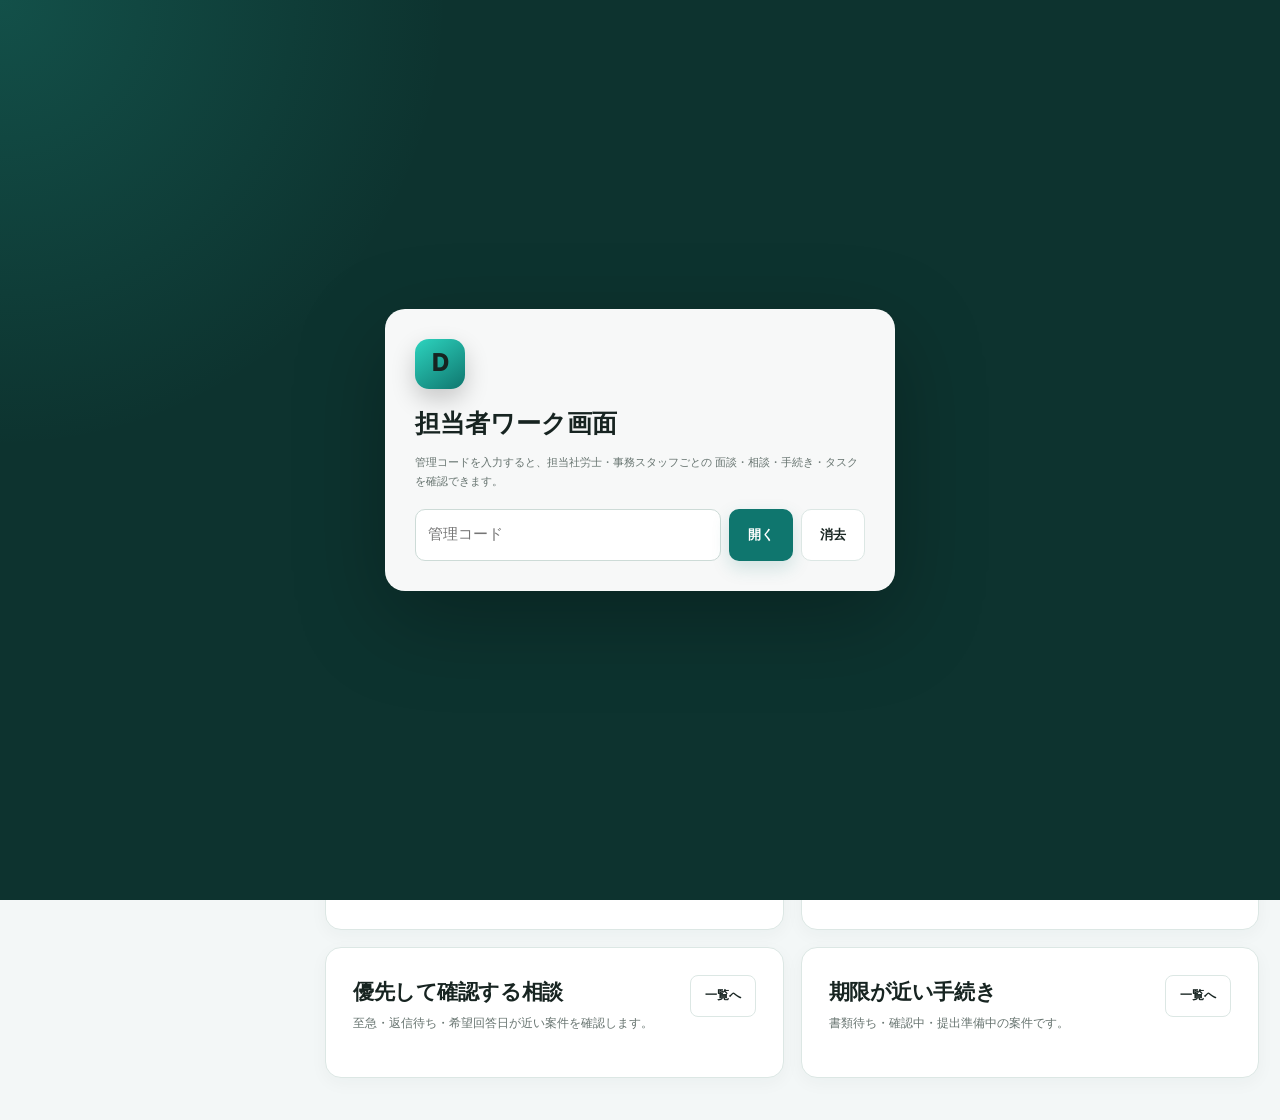
<file: staff.html>
<!doctype html>
<html lang="ja">
<head>
  <meta charset="utf-8">
  <meta name="viewport" content="width=device-width, initial-scale=1, viewport-fit=cover">
  <meta name="theme-color" content="#0d3b37">
  <meta name="robots" content="noindex,nofollow">
  <title>DPRO 社労士・顧問先対応 LINE｜担当者ワーク</title>
  <style>
    :root {
      color-scheme: light;
      --bg: #f3f7f7;
      --surface: #ffffff;
      --surface-soft: #f7faf9;
      --text: #172421;
      --muted: #66736f;
      --line: #dce7e4;
      --primary: #0f766e;
      --primary-dark: #0a5d56;
      --primary-soft: #e8f7f3;
      --nav: #0d332f;
      --accent: #2563eb;
      --accent-soft: #edf4ff;
      --success: #13795b;
      --success-soft: #e8f7f0;
      --warning: #a16207;
      --warning-soft: #fff7dd;
      --danger: #b42318;
      --danger-soft: #fff0ee;
      --neutral: #64748b;
      --shadow: 0 12px 30px rgba(15, 59, 54, .08);
      --radius-xl: 22px;
      --radius-lg: 16px;
      --radius-md: 12px;
      --sidebar: 286px;
    }

    * {
      box-sizing: border-box;
    }

    html {
      scroll-behavior: smooth;
    }

    body {
      margin: 0;
      min-width: 320px;
      background:
        radial-gradient(circle at 20% 0%, rgba(15,118,110,.08), transparent 26rem),
        var(--bg);
      color: var(--text);
      font-family:
        -apple-system, BlinkMacSystemFont, "Segoe UI", "Noto Sans JP",
        "Hiragino Kaku Gothic ProN", "Yu Gothic", Meiryo, sans-serif;
      font-size: 16px;
      line-height: 1.65;
    }

    button,
    input,
    select,
    textarea {
      font: inherit;
    }

    button,
    a,
    summary {
      -webkit-tap-highlight-color: transparent;
    }

    a {
      color: inherit;
    }

    [hidden] {
      display: none !important;
    }

    .app {
      min-height: 100vh;
    }

    .sidebar {
      position: fixed;
      inset: 0 auto 0 0;
      z-index: 60;
      width: var(--sidebar);
      padding: 23px 17px;
      overflow-y: auto;
      background: linear-gradient(180deg, #0d332f, #092724);
      color: #ffffff;
    }

    .brand {
      display: flex;
      align-items: center;
      gap: 12px;
      padding: 3px 7px 21px;
      border-bottom: 1px solid rgba(255,255,255,.12);
    }

    .brand-mark {
      display: grid;
      place-items: center;
      width: 46px;
      height: 46px;
      flex: 0 0 auto;
      border-radius: 14px;
      background: linear-gradient(145deg, #2dd4bf, #0f766e);
      box-shadow: 0 10px 24px rgba(0,0,0,.20);
      font-size: 21px;
      font-weight: 950;
    }

    .brand strong {
      display: block;
      font-size: 15px;
      line-height: 1.45;
    }

    .brand small {
      display: block;
      margin-top: 3px;
      color: rgba(255,255,255,.60);
      font-size: 11px;
    }

    .nav-label {
      margin: 25px 10px 9px;
      color: rgba(255,255,255,.48);
      font-size: 11px;
      font-weight: 900;
      letter-spacing: .12em;
    }

    .nav {
      display: grid;
      gap: 5px;
    }

    .nav-btn {
      display: flex;
      align-items: center;
      gap: 10px;
      min-height: 49px;
      padding: 11px 12px;
      border: 0;
      border-radius: 11px;
      background: transparent;
      color: rgba(255,255,255,.74);
      cursor: pointer;
      text-align: left;
      font-size: 13px;
      font-weight: 850;
      transition: .15s ease;
    }

    .nav-btn:hover,
    .nav-btn.active {
      background: rgba(255,255,255,.10);
      color: #ffffff;
    }

    .nav-icon {
      display: grid;
      place-items: center;
      width: 30px;
      height: 30px;
      flex: 0 0 auto;
      border-radius: 9px;
      background: rgba(255,255,255,.07);
      font-size: 12px;
      font-weight: 900;
    }

    .nav-btn.active .nav-icon {
      background: #2dd4bf;
      color: #073d37;
    }

    .staff-card {
      margin-top: 25px;
      padding: 16px;
      border: 1px solid rgba(255,255,255,.12);
      border-radius: 14px;
      background: rgba(255,255,255,.06);
    }

    .staff-card span {
      display: block;
      color: rgba(255,255,255,.57);
      font-size: 10px;
      font-weight: 850;
    }

    .staff-card strong {
      display: block;
      margin-top: 4px;
      font-size: 14px;
      line-height: 1.5;
    }

    .staff-card small {
      display: block;
      margin-top: 3px;
      color: rgba(255,255,255,.62);
      font-size: 10px;
    }

    .staff-card button {
      width: 100%;
      min-height: 39px;
      margin-top: 11px;
      border: 1px solid rgba(255,255,255,.18);
      border-radius: 9px;
      background: rgba(255,255,255,.08);
      color: #ffffff;
      cursor: pointer;
      font-size: 11px;
      font-weight: 900;
    }

    .main {
      min-height: 100vh;
      margin-left: var(--sidebar);
    }

    .topbar {
      position: sticky;
      top: 0;
      z-index: 45;
      display: flex;
      align-items: center;
      justify-content: space-between;
      gap: 14px;
      min-height: 74px;
      padding: 11px 25px;
      border-bottom: 1px solid rgba(220,231,228,.92);
      background: rgba(255,255,255,.93);
      backdrop-filter: blur(12px);
    }

    .page-heading h1 {
      margin: 0;
      font-size: 23px;
      letter-spacing: -.025em;
    }

    .page-heading p {
      margin: 4px 0 0;
      color: var(--muted);
      font-size: 11px;
    }

    .top-actions {
      display: flex;
      align-items: center;
      gap: 8px;
    }

    .staff-select {
      min-width: 210px;
      min-height: 43px;
      padding: 9px 12px;
      border: 1px solid #cbdad6;
      border-radius: 10px;
      background: #ffffff;
      color: var(--text);
      outline: none;
      font-size: 12px;
      font-weight: 800;
    }

    .staff-select:focus {
      border-color: var(--primary);
      box-shadow: 0 0 0 3px rgba(15,118,110,.11);
    }

    .container {
      width: min(1390px, calc(100% - 36px));
      margin: 18px auto 0;
      padding-bottom: 42px;
    }

    .page-section {
      display: none;
    }

    .page-section.active {
      display: block;
    }

    .hero {
      display: grid;
      grid-template-columns: minmax(0,1fr) 330px;
      gap: 22px;
      overflow: hidden;
      padding: 29px;
      border-radius: var(--radius-xl);
      background:
        radial-gradient(circle at 88% 0%, rgba(255,255,255,.13), transparent 18rem),
        linear-gradient(135deg, #0f766e, #0b5d56);
      color: #ffffff;
      box-shadow: var(--shadow);
    }

    .hero-eyebrow {
      display: inline-flex;
      padding: 6px 10px;
      border: 1px solid rgba(255,255,255,.22);
      border-radius: 999px;
      background: rgba(255,255,255,.09);
      font-size: 10px;
      font-weight: 900;
      letter-spacing: .08em;
    }

    .hero h2 {
      margin: 12px 0 0;
      font-size: clamp(27px, 3vw, 40px);
      line-height: 1.2;
      letter-spacing: -.04em;
    }

    .hero p {
      max-width: 720px;
      margin: 14px 0 0;
      color: rgba(255,255,255,.80);
      font-size: 13px;
      line-height: 1.75;
    }

    .hero-side {
      display: grid;
      align-content: center;
      gap: 10px;
      padding: 18px;
      border: 1px solid rgba(255,255,255,.16);
      border-radius: 16px;
      background: rgba(255,255,255,.09);
    }

    .hero-side span {
      display: block;
      color: rgba(255,255,255,.62);
      font-size: 10px;
      font-weight: 900;
    }

    .hero-side strong {
      display: block;
      overflow-wrap: anywhere;
      margin-top: 3px;
      font-size: 14px;
    }

    .toolbar {
      display: flex;
      flex-wrap: wrap;
      align-items: center;
      gap: 8px;
      margin-top: 14px;
      padding: 12px;
      border: 1px solid var(--line);
      border-radius: 14px;
      background: #ffffff;
      box-shadow: 0 5px 18px rgba(15,59,54,.045);
    }

    .toolbar-note {
      margin-left: auto;
      color: var(--muted);
      font-size: 10px;
      font-weight: 800;
    }

    .btn {
      display: inline-flex;
      align-items: center;
      justify-content: center;
      gap: 7px;
      min-height: 44px;
      padding: 9px 15px;
      border: 1px solid transparent;
      border-radius: 10px;
      cursor: pointer;
      text-decoration: none;
      font-size: 11px;
      font-weight: 900;
      transition: transform .14s ease, opacity .14s ease, background .14s ease;
    }

    .btn:hover:not(:disabled) {
      transform: translateY(-1px);
    }

    .btn:disabled {
      opacity: .56;
      cursor: not-allowed;
    }

    .btn-primary {
      background: var(--primary);
      color: #ffffff;
      box-shadow: 0 7px 18px rgba(15,118,110,.17);
    }

    .btn-accent {
      background: var(--accent);
      color: #ffffff;
    }

    .btn-light {
      border-color: var(--line);
      background: #ffffff;
      color: var(--text);
    }

    .btn-success {
      background: var(--success);
      color: #ffffff;
    }

    .btn-warning {
      border-color: #ecd58c;
      background: var(--warning-soft);
      color: var(--warning);
    }

    .btn-danger {
      border-color: #f0beb8;
      background: var(--danger-soft);
      color: var(--danger);
    }

    .metrics {
      display: grid;
      grid-template-columns: repeat(6, minmax(0,1fr));
      gap: 10px;
      margin-top: 14px;
    }

    .metric {
      min-width: 0;
      padding: 17px;
      border: 1px solid var(--line);
      border-radius: 14px;
      background: #ffffff;
      box-shadow: 0 5px 18px rgba(15,59,54,.04);
    }

    .metric span {
      display: block;
      color: var(--muted);
      font-size: 10px;
      font-weight: 850;
    }

    .metric strong {
      display: block;
      margin-top: 5px;
      font-size: 30px;
      line-height: 1.1;
      letter-spacing: -.04em;
    }

    .metric small {
      display: block;
      margin-top: 5px;
      color: var(--muted);
      font-size: 9px;
      line-height: 1.45;
    }

    .grid {
      display: grid;
      gap: 14px;
      margin-top: 14px;
    }

    .grid-2 {
      grid-template-columns: repeat(2, minmax(0,1fr));
    }

    .card {
      min-width: 0;
      padding: 21px;
      border: 1px solid var(--line);
      border-radius: var(--radius-lg);
      background: #ffffff;
      box-shadow: 0 5px 18px rgba(15,59,54,.04);
    }

    .card-header {
      display: flex;
      align-items: flex-start;
      justify-content: space-between;
      gap: 12px;
      margin-bottom: 15px;
    }

    .card-header h3 {
      margin: 0;
      font-size: 17px;
      letter-spacing: -.02em;
    }

    .card-header p {
      margin: 4px 0 0;
      color: var(--muted);
      font-size: 10px;
      line-height: 1.55;
    }

    .badge {
      display: inline-flex;
      align-items: center;
      justify-content: center;
      min-height: 30px;
      padding: 6px 10px;
      border-radius: 999px;
      background: var(--primary-soft);
      color: var(--primary);
      font-size: 10px;
      font-weight: 900;
      white-space: nowrap;
    }

    .list {
      display: grid;
      gap: 10px;
    }

    .row {
      display: grid;
      grid-template-columns: minmax(0,1fr) auto;
      align-items: center;
      gap: 12px;
      padding: 14px;
      border: 1px solid #e3ebe9;
      border-radius: 11px;
      background: var(--surface-soft);
    }

    .row-main {
      min-width: 0;
    }

    .row-title {
      display: flex;
      flex-wrap: wrap;
      align-items: center;
      gap: 8px;
    }

    .row-title strong {
      overflow-wrap: anywhere;
      font-size: 13px;
      line-height: 1.5;
    }

    .row-title small {
      color: var(--muted);
      font-size: 9px;
      font-weight: 800;
    }

    .row-meta {
      display: flex;
      flex-wrap: wrap;
      gap: 8px 15px;
      margin-top: 6px;
      color: var(--muted);
      font-size: 10px;
      line-height: 1.55;
    }

    .row-actions {
      display: flex;
      flex-wrap: wrap;
      justify-content: flex-end;
      gap: 7px;
    }

    .mini-btn {
      min-height: 36px;
      padding: 7px 11px;
      border: 1px solid var(--line);
      border-radius: 8px;
      background: #ffffff;
      color: var(--text);
      cursor: pointer;
      font-size: 10px;
      font-weight: 900;
    }

    .mini-btn.primary {
      border-color: var(--primary);
      background: var(--primary);
      color: #ffffff;
    }

    .mini-btn.success {
      border-color: var(--success);
      background: var(--success);
      color: #ffffff;
    }

    .mini-btn.warning {
      border-color: #e5c968;
      background: var(--warning-soft);
      color: var(--warning);
    }

    .status {
      display: inline-flex;
      align-items: center;
      min-height: 27px;
      padding: 5px 8px;
      border-radius: 999px;
      background: #eef2f1;
      color: var(--neutral);
      font-size: 9px;
      font-weight: 900;
      white-space: nowrap;
    }

    .status.active {
      background: var(--primary-soft);
      color: var(--primary);
    }

    .status.warning {
      background: var(--warning-soft);
      color: var(--warning);
    }

    .status.danger {
      background: var(--danger-soft);
      color: var(--danger);
    }

    .status.done {
      background: var(--success-soft);
      color: var(--success);
    }

    .empty {
      padding: 28px 16px;
      border: 1px dashed #cbdad6;
      border-radius: 12px;
      background: #fafcfb;
      color: var(--muted);
      text-align: center;
    }

    .empty strong {
      display: block;
      color: var(--text);
      font-size: 13px;
    }

    .empty p {
      margin: 6px 0 0;
      font-size: 10px;
    }

    .filter-bar {
      display: flex;
      flex-wrap: wrap;
      align-items: center;
      gap: 9px;
      margin-bottom: 14px;
      padding: 13px;
      border: 1px solid var(--line);
      border-radius: 13px;
      background: #ffffff;
    }

    .input,
    .select,
    .textarea {
      width: 100%;
      border: 1px solid #cddbd7;
      border-radius: 10px;
      background: #ffffff;
      color: var(--text);
      outline: none;
    }

    .input,
    .select {
      min-height: 46px;
      padding: 10px 12px;
      font-size: 13px;
    }

    .textarea {
      min-height: 116px;
      padding: 11px 12px;
      resize: vertical;
      font-size: 13px;
      line-height: 1.7;
    }

    .input:focus,
    .select:focus,
    .textarea:focus {
      border-color: var(--primary);
      box-shadow: 0 0 0 3px rgba(15,118,110,.11);
    }

    .field {
      min-width: 0;
    }

    .field.full {
      grid-column: 1 / -1;
    }

    .label {
      display: flex;
      align-items: center;
      gap: 6px;
      margin-bottom: 7px;
      font-size: 11px;
      font-weight: 900;
    }

    .form-grid {
      display: grid;
      grid-template-columns: repeat(2,minmax(0,1fr));
      gap: 11px;
    }

    .form-grid.cols-3 {
      grid-template-columns: repeat(3,minmax(0,1fr));
    }

    .loading {
      display: grid;
      place-items: center;
      min-height: 260px;
      color: var(--muted);
      text-align: center;
    }

    .spinner {
      width: 38px;
      height: 38px;
      margin: 0 auto 12px;
      border: 4px solid #dfeae7;
      border-top-color: var(--primary);
      border-radius: 50%;
      animation: spin .85s linear infinite;
    }

    @keyframes spin {
      to { transform: rotate(360deg); }
    }

    dialog {
      width: min(860px, calc(100% - 24px));
      max-height: calc(100vh - 26px);
      padding: 0;
      overflow: auto;
      border: 0;
      border-radius: 19px;
      background: #ffffff;
      box-shadow: 0 26px 90px rgba(15,23,42,.30);
    }

    dialog.wide {
      width: min(1080px, calc(100% - 24px));
    }

    dialog::backdrop {
      background: rgba(15,23,42,.58);
      backdrop-filter: blur(3px);
    }

    .dialog-head {
      position: sticky;
      top: 0;
      z-index: 4;
      display: flex;
      align-items: flex-start;
      justify-content: space-between;
      gap: 12px;
      padding: 20px 22px;
      border-bottom: 1px solid var(--line);
      background: rgba(255,255,255,.96);
      backdrop-filter: blur(10px);
    }

    .dialog-head h2 {
      margin: 0;
      font-size: 20px;
    }

    .dialog-head p {
      margin: 4px 0 0;
      color: var(--muted);
      font-size: 10px;
    }

    .dialog-close {
      display: grid;
      place-items: center;
      width: 38px;
      height: 38px;
      border: 1px solid var(--line);
      border-radius: 10px;
      background: #ffffff;
      cursor: pointer;
      font-size: 18px;
    }

    .dialog-body {
      padding: 21px 22px 25px;
    }

    .detail-summary {
      display: grid;
      grid-template-columns: repeat(4,minmax(0,1fr));
      gap: 8px;
      margin-bottom: 15px;
    }

    .detail-cell {
      min-width: 0;
      padding: 12px;
      border: 1px solid #e3ebe9;
      border-radius: 10px;
      background: var(--surface-soft);
    }

    .detail-cell span {
      display: block;
      color: var(--muted);
      font-size: 9px;
      font-weight: 800;
    }

    .detail-cell strong {
      display: block;
      overflow-wrap: anywhere;
      margin-top: 4px;
      font-size: 11px;
      line-height: 1.55;
    }

    .subsection {
      margin-top: 17px;
      padding-top: 17px;
      border-top: 1px solid #e9efed;
    }

    .subsection:first-child {
      margin-top: 0;
      padding-top: 0;
      border-top: 0;
    }

    .subsection h3 {
      margin: 0 0 11px;
      font-size: 14px;
    }

    .dialog-actions {
      display: flex;
      flex-wrap: wrap;
      justify-content: flex-end;
      gap: 8px;
      margin-top: 15px;
    }

    .document-grid {
      display: grid;
      gap: 8px;
    }

    .document-row {
      display: grid;
      grid-template-columns: minmax(0,1fr) 170px auto;
      align-items: center;
      gap: 9px;
      padding: 12px;
      border: 1px solid #e2ebe8;
      border-radius: 10px;
      background: #fafcfb;
    }

    .document-row strong {
      display: block;
      font-size: 11px;
    }

    .document-row p {
      margin: 4px 0 0;
      color: var(--muted);
      font-size: 9px;
      line-height: 1.55;
    }

    .template-card {
      padding: 15px;
      border: 1px solid var(--line);
      border-radius: 12px;
      background: #ffffff;
    }

    .template-card + .template-card {
      margin-top: 9px;
    }

    .template-card h3 {
      margin: 0;
      font-size: 13px;
    }

    .template-card pre {
      margin: 11px 0 0;
      padding: 13px;
      border-radius: 9px;
      background: #f6f8f7;
      white-space: pre-wrap;
      word-break: break-word;
      font: inherit;
      font-size: 10px;
      line-height: 1.8;
    }

    .template-actions {
      display: flex;
      justify-content: flex-end;
      gap: 7px;
      margin-top: 9px;
    }

    .login-overlay {
      position: fixed;
      inset: 0;
      z-index: 100;
      display: grid;
      place-items: center;
      padding: 18px;
      background:
        radial-gradient(circle at top left, rgba(45,212,191,.18), transparent 28rem),
        #0d332f;
    }

    .login-card {
      width: min(510px, 100%);
      padding: 29px;
      border: 1px solid rgba(255,255,255,.13);
      border-radius: 20px;
      background: rgba(255,255,255,.97);
      box-shadow: 0 28px 90px rgba(0,0,0,.28);
    }

    .login-card .brand-mark {
      margin-bottom: 14px;
    }

    .login-card h1 {
      margin: 0;
      font-size: 25px;
    }

    .login-card p {
      margin: 9px 0 18px;
      color: var(--muted);
      font-size: 11px;
      line-height: 1.7;
    }

    .login-actions {
      display: grid;
      grid-template-columns: minmax(0,1fr) auto auto;
      gap: 8px;
    }

    .error-box {
      margin-top: 11px;
      padding: 12px 13px;
      border: 1px solid #efbbb5;
      border-radius: 10px;
      background: var(--danger-soft);
      color: var(--danger);
      font-size: 10px;
      font-weight: 800;
      line-height: 1.55;
    }

    .mobile-menu {
      display: none;
    }

    @media (max-width: 1180px) {
      .metrics {
        grid-template-columns: repeat(3,minmax(0,1fr));
      }

      .hero {
        grid-template-columns: 1fr;
      }

      .hero-side {
        grid-template-columns: repeat(3,minmax(0,1fr));
      }
    }

    @media (max-width: 900px) {
      .sidebar {
        transform: translateX(-100%);
        transition: transform .2s ease;
      }

      body.menu-open .sidebar {
        transform: translateX(0);
      }

      .main {
        margin-left: 0;
      }

      .mobile-menu {
        display: inline-flex;
      }

      .grid-2 {
        grid-template-columns: 1fr;
      }

      .detail-summary {
        grid-template-columns: repeat(2,minmax(0,1fr));
      }
    }

    @media (max-width: 650px) {
      .topbar {
        min-height: 64px;
        padding: 9px 11px;
      }

      .page-heading h1 {
        font-size: 19px;
      }

      .page-heading p {
        display: none;
      }

      .top-actions .btn:not(.mobile-menu):not(#refresh-btn) {
        display: none;
      }

      .staff-select {
        min-width: 130px;
        max-width: 160px;
      }

      .container {
        width: min(100% - 20px, 1390px);
        margin-top: 10px;
      }

      .hero {
        padding: 20px;
        border-radius: 17px;
      }

      .hero h2 {
        font-size: 28px;
      }

      .hero p {
        font-size: 12px;
      }

      .hero-side {
        grid-template-columns: 1fr;
      }

      .metrics {
        grid-template-columns: 1fr 1fr;
      }

      .metric strong {
        font-size: 27px;
      }

      .card {
        padding: 18px 15px;
      }

      .row {
        grid-template-columns: 1fr;
      }

      .row-actions {
        justify-content: flex-start;
      }

      .form-grid,
      .form-grid.cols-3 {
        grid-template-columns: 1fr;
      }

      .field.full {
        grid-column: auto;
      }

      .document-row {
        grid-template-columns: 1fr;
      }

      .dialog-actions {
        display: grid;
        grid-template-columns: 1fr;
      }

      .dialog-actions .btn {
        width: 100%;
      }
    }
  
    @media (max-width: 520px) {
      .login-actions {
        grid-template-columns: 1fr 1fr;
      }

      .login-actions .input {
        grid-column: 1 / -1;
      }

      .login-actions .btn {
        width: 100%;
      }
    }

  
    /* =========================================================
       STEP CONSULT-13
       全画面視認性統一：担当者ワーク
       ========================================================= */

    :root {
      --sidebar: 304px;
    }

    body {
      font-size: 18px;
    }

    .sidebar {
      padding: 26px 19px;
    }

    .brand-mark {
      width: 50px;
      height: 50px;
      font-size: 23px;
    }

    .brand strong {
      font-size: 17px;
    }

    .brand small {
      font-size: 12px;
    }

    .nav-label {
      font-size: 13px;
    }

    .nav-btn {
      min-height: 54px;
      padding: 13px 14px;
      font-size: 15px;
    }

    .nav-icon {
      width: 33px;
      height: 33px;
      font-size: 14px;
    }

    .staff-card span {
      font-size: 11px;
    }

    .staff-card strong {
      font-size: 16px;
    }

    .staff-card small {
      font-size: 12px;
    }

    .staff-card button {
      min-height: 44px;
      font-size: 13px;
    }

    .topbar {
      min-height: 82px;
      padding: 12px 28px;
    }

    .page-heading h1 {
      font-size: 28px;
    }

    .page-heading p {
      font-size: 13px;
    }

    .staff-select {
      min-height: 49px;
      font-size: 14px;
    }

    .container {
      width: min(1400px, calc(100% - 42px));
      margin-top: 22px;
    }

    .hero {
      padding: 34px;
    }

    .hero h2 {
      font-size: clamp(34px, 3vw, 46px);
    }

    .hero p {
      font-size: 15px;
    }

    .hero-side span {
      font-size: 12px;
    }

    .hero-side strong {
      font-size: 17px;
    }

    .toolbar {
      padding: 15px;
    }

    .toolbar-note {
      font-size: 12px;
    }

    .btn {
      min-height: 49px;
      padding: 10px 18px;
      font-size: 13px;
    }

    .metrics {
      gap: 12px;
    }

    .metric {
      padding: 21px 19px;
    }

    .metric span {
      font-size: 12px;
    }

    .metric strong {
      font-size: 37px;
    }

    .metric small {
      font-size: 11px;
    }

    .grid {
      gap: 17px;
      margin-top: 17px;
    }

    .card {
      padding: 27px;
    }

    .card-header {
      margin-bottom: 18px;
    }

    .card-header h3 {
      font-size: 21px;
    }

    .card-header p {
      font-size: 12px;
    }

    .badge {
      min-height: 34px;
      font-size: 12px;
    }

    .list {
      gap: 12px;
    }

    .row {
      padding: 17px;
    }

    .row-title strong {
      font-size: 16px;
    }

    .row-title small {
      font-size: 11px;
    }

    .row-meta {
      font-size: 12px;
      line-height: 1.7;
    }

    .mini-btn {
      min-height: 42px;
      padding: 9px 14px;
      font-size: 12px;
    }

    .status {
      min-height: 31px;
      font-size: 11px;
    }

    .filter-bar {
      padding: 15px;
    }

    .input,
    .select {
      min-height: 52px;
      font-size: 15px;
    }

    .textarea {
      min-height: 136px;
      font-size: 15px;
    }

    .label {
      font-size: 13px;
    }

    .dialog-head h2 {
      font-size: 24px;
    }

    .dialog-head p {
      font-size: 12px;
    }

    .detail-cell span {
      font-size: 10px;
    }

    .detail-cell strong {
      font-size: 13px;
    }

    .subsection h3 {
      font-size: 17px;
    }

    .document-row strong {
      font-size: 13px;
    }

    .document-row p {
      font-size: 11px;
    }

    .template-card h3 {
      font-size: 15px;
    }

    .template-card pre {
      font-size: 12px;
    }

    @media (max-width: 1450px) {
      .metrics {
        grid-template-columns: repeat(3, minmax(0, 1fr));
      }
    }

    @media (max-width: 900px) {
      :root {
        --sidebar: 304px;
      }
    }

    @media (max-width: 650px) {
      body {
        font-size: 16px;
      }

      .page-heading h1 {
        font-size: 21px;
      }

      .hero h2 {
        font-size: 31px;
      }

      .hero p {
        font-size: 13px;
      }

      .card {
        padding: 20px 16px;
      }

      .row-title strong {
        font-size: 14px;
      }

      .row-meta {
        font-size: 11px;
      }

      .btn,
      .mini-btn {
        font-size: 11px;
      }
    }

  </style>
</head>
<body>
  <div class="login-overlay" id="login-overlay">
    <div class="login-card">
      <div class="brand-mark">D</div>
      <h1>担当者ワーク画面</h1>
      <p>
        管理コードを入力すると、担当社労士・事務スタッフごとの
        面談・相談・手続き・タスクを確認できます。
      </p>
      <div class="login-actions">
        <input class="input" id="login-admin-code" type="password" inputmode="numeric" autocomplete="off" placeholder="管理コード">
        <button class="btn btn-primary" id="login-btn" type="button">開く</button>
        <button class="btn btn-light" id="clear-login-code-btn" type="button">消去</button>
      </div>
      <div class="error-box" id="login-error" hidden></div>
    </div>
  </div>

  <div class="app">
    <aside class="sidebar">
      <div class="brand">
        <div class="brand-mark">D</div>
        <div>
          <strong>DPRO 社労士・顧問先対応 LINE</strong>
          <small>Staff Work</small>
        </div>
      </div>

      <div class="nav-label">担当者業務</div>
      <nav class="nav">
        <button class="nav-btn active" type="button" data-page="today">
          <span class="nav-icon">今</span> 今日の仕事
        </button>
        <button class="nav-btn" type="button" data-page="consultations">
          <span class="nav-icon">相</span> 担当相談
        </button>
        <button class="nav-btn" type="button" data-page="procedures">
          <span class="nav-icon">手</span> 担当手続き
        </button>
        <button class="nav-btn" type="button" data-page="tasks">
          <span class="nav-icon">務</span> 未完了タスク
        </button>
      </nav>

      <div class="nav-label">連絡・確認</div>
      <nav class="nav">
        <button class="nav-btn" type="button" data-action="templates">
          <span class="nav-icon">文</span> LINE文面
        </button>
        <button class="nav-btn" type="button" data-action="owner">
          <span class="nav-icon">管</span> PC管理画面
        </button>
        <button class="nav-btn" type="button" data-action="system-check">
          <span class="nav-icon">確</span> システムチェック
        </button>
      </nav>

      <div class="staff-card">
        <span>選択中の担当者</span>
        <strong id="sidebar-staff-name">未選択</strong>
        <small id="sidebar-staff-role">—</small>
        <button id="logout-btn" type="button">管理コードを消去</button>
      </div>
    </aside>

    <main class="main">
      <header class="topbar">
        <div class="page-heading">
          <h1 id="page-title">今日の仕事</h1>
          <p id="page-description">面談・期限タスク・担当案件を今日やる順番で確認します。</p>
        </div>

        <div class="top-actions">
          <button class="btn btn-light mobile-menu" id="mobile-menu-btn" type="button">メニュー</button>
          <select class="staff-select" id="staff-select" aria-label="担当者を選択">
            <option value="">担当者を読込中</option>
          </select>
          <button class="btn btn-primary" id="refresh-btn" type="button">更新</button>
        </div>
      </header>

      <div class="container">
        <section class="page-section active" id="page-today">
          <div class="hero">
            <div>
              <div class="hero-eyebrow">STEP CONSULT-13 · UNIFIED READABILITY</div>
              <h2>今日やる仕事を、<br>担当者ごとにまとめて確認</h2>
              <p>
                本日の面談、期限タスク、担当中の労務相談・手続きを一画面に集約。
                ステータス更新と顧問先向け進捗連絡まで、その場で完了できます。
              </p>
            </div>
            <div class="hero-side">
              <div><span>担当者</span><strong id="hero-staff-name">—</strong></div>
              <div><span>対象日</span><strong id="hero-date">—</strong></div>
              <div><span>最終更新</span><strong id="hero-updated">未取得</strong></div>
            </div>
          </div>

          <div class="toolbar">
            <input class="input" id="work-date" type="date" style="max-width:200px">
            <button class="btn btn-primary" id="load-date-btn" type="button">この日を表示</button>
            <button class="btn btn-light" id="today-btn" type="button">今日へ戻る</button>
            <button class="btn btn-light" type="button" data-page-jump="consultations">担当相談を見る</button>
            <button class="btn btn-light" type="button" data-page-jump="procedures">担当手続きを見る</button>
            <span class="toolbar-note" id="load-status">担当者を選択してください。</span>
          </div>

          <div class="metrics">
            <div class="metric"><span>本日の面談</span><strong id="metric-appointments">0</strong><small>来所・オンライン等</small></div>
            <div class="metric"><span>本日期限タスク</span><strong id="metric-today-tasks">0</strong><small>当日対応が必要</small></div>
            <div class="metric"><span>担当相談</span><strong id="metric-consultations">0</strong><small>完了・終了以外</small></div>
            <div class="metric"><span>担当手続き</span><strong id="metric-procedures">0</strong><small>対応中の案件</small></div>
            <div class="metric"><span>未完了タスク</span><strong id="metric-open-tasks">0</strong><small>担当者の全タスク</small></div>
            <div class="metric"><span>至急・期限超過</span><strong id="metric-urgent">0</strong><small>優先して対応</small></div>
          </div>

          <div class="grid grid-2">
            <article class="card">
              <div class="card-header">
                <div>
                  <h3>本日の面談</h3>
                  <p>来所済み・面談中・完了へすぐ更新できます。</p>
                </div>
                <span class="badge" id="today-appointments-badge">0件</span>
              </div>
              <div class="list" id="today-appointments-list"></div>
            </article>

            <article class="card">
              <div class="card-header">
                <div>
                  <h3>本日期限タスク</h3>
                  <p>面談準備、書類確認、顧問先フォロー等です。</p>
                </div>
                <span class="badge" id="today-tasks-badge">0件</span>
              </div>
              <div class="list" id="today-tasks-list"></div>
            </article>
          </div>

          <div class="grid grid-2">
            <article class="card">
              <div class="card-header">
                <div>
                  <h3>優先して確認する相談</h3>
                  <p>至急・返信待ち・希望回答日が近い案件を確認します。</p>
                </div>
                <button class="mini-btn" type="button" data-page-jump="consultations">一覧へ</button>
              </div>
              <div class="list" id="priority-consultations-list"></div>
            </article>

            <article class="card">
              <div class="card-header">
                <div>
                  <h3>期限が近い手続き</h3>
                  <p>書類待ち・確認中・提出準備中の案件です。</p>
                </div>
                <button class="mini-btn" type="button" data-page-jump="procedures">一覧へ</button>
              </div>
              <div class="list" id="priority-procedures-list"></div>
            </article>
          </div>
        </section>

        <section class="page-section" id="page-consultations">
          <div class="filter-bar">
            <select class="select" id="consultation-filter" style="max-width:240px">
              <option value="all">すべての担当相談</option>
              <option value="urgent">至急・早め</option>
              <option value="waiting_client">顧問先返信待ち</option>
              <option value="reviewing">確認中</option>
              <option value="reply_preparing">回答準備中</option>
            </select>
            <span class="toolbar-note" id="consultation-filter-count">0件</span>
          </div>

          <article class="card">
            <div class="card-header">
              <div>
                <h3>担当中の労務相談</h3>
                <p>相談内容・回答概要・次回連絡日を更新します。</p>
              </div>
              <span class="badge" id="consultations-badge">0件</span>
            </div>
            <div class="list" id="consultations-list"></div>
          </article>
        </section>

        <section class="page-section" id="page-procedures">
          <div class="filter-bar">
            <select class="select" id="procedure-filter" style="max-width:250px">
              <option value="all">すべての担当手続き</option>
              <option value="waiting_documents">書類待ち</option>
              <option value="checking">確認中</option>
              <option value="preparing">準備中</option>
              <option value="submitted">提出済み</option>
            </select>
            <span class="toolbar-note" id="procedure-filter-count">0件</span>
          </div>

          <article class="card">
            <div class="card-header">
              <div>
                <h3>担当中の手続き案件</h3>
                <p>期限、書類状況、進捗、次回連絡を管理します。</p>
              </div>
              <span class="badge" id="procedures-badge">0件</span>
            </div>
            <div class="list" id="procedures-list"></div>
          </article>
        </section>

        <section class="page-section" id="page-tasks">
          <div class="filter-bar">
            <select class="select" id="task-filter" style="max-width:240px">
              <option value="all">すべての未完了タスク</option>
              <option value="urgent">至急・期限超過</option>
              <option value="open">未対応</option>
              <option value="in_progress">対応中</option>
            </select>
            <span class="toolbar-note" id="task-filter-count">0件</span>
          </div>

          <article class="card">
            <div class="card-header">
              <div>
                <h3>未完了タスク</h3>
                <p>未対応・対応中のタスクを期限順に表示します。</p>
              </div>
              <span class="badge" id="tasks-badge">0件</span>
            </div>
            <div class="list" id="tasks-list"></div>
          </article>
        </section>
      </div>
    </main>
  </div>

  <dialog class="wide" id="detail-dialog">
    <div class="dialog-head">
      <div>
        <h2 id="detail-title">案件詳細</h2>
        <p id="detail-subtitle">詳細を読み込んでいます。</p>
      </div>
      <button class="dialog-close" type="button" data-close-dialog="detail-dialog">×</button>
    </div>
    <div class="dialog-body" id="detail-body"></div>
  </dialog>

  <dialog id="progress-dialog">
    <div class="dialog-head">
      <div>
        <h2>進捗メモを追加</h2>
        <p>内部メモまたは顧問先マイページへ表示する進捗を保存します。</p>
      </div>
      <button class="dialog-close" type="button" data-close-dialog="progress-dialog">×</button>
    </div>
    <div class="dialog-body">
      <form id="progress-form">
        <input id="progress-consultation-id" name="consultation_id" type="hidden">
        <input id="progress-procedure-id" name="procedure_request_id" type="hidden">
        <input id="progress-appointment-id" name="appointment_id" type="hidden">
        <input id="progress-status-from" name="status_from" type="hidden">
        <input id="progress-status-to" name="status_to" type="hidden">

        <div class="form-grid">
          <div class="field full">
            <label class="label">進捗タイトル</label>
            <input class="input" id="progress-title" name="progress_title" value="対応状況をご案内">
          </div>
          <div class="field full">
            <label class="label">進捗内容</label>
            <textarea class="textarea" id="progress-note" name="progress_note" placeholder="例：必要書類を確認中です。追加確認が必要な場合はご連絡します。"></textarea>
          </div>
          <div class="field">
            <label class="label">公開範囲</label>
            <select class="select" id="progress-visible" name="visible_to_client">
              <option value="false">事務所内部のみ</option>
              <option value="true">顧問先マイページへ表示</option>
            </select>
          </div>
        </div>

        <div class="dialog-actions">
          <button class="btn btn-primary" type="submit">進捗を保存</button>
        </div>
      </form>
      <div class="error-box" id="progress-error" hidden></div>
    </div>
  </dialog>

  <dialog id="templates-dialog">
    <div class="dialog-head">
      <div>
        <h2>LINE文面テンプレート</h2>
        <p>コピー後、顧問先とのLINEトークへ貼り付けて使用します。</p>
      </div>
      <button class="dialog-close" type="button" data-close-dialog="templates-dialog">×</button>
    </div>
    <div class="dialog-body" id="templates-body"></div>
  </dialog>

  <script src="./config.js?v=CONSULT-4-CONFIG-20260714"></script>
  <script>
    (() => {
      "use strict";

      const STAFF_STORAGE_KEY = "dpro_consult_selected_staff_id";

      const state = {
        staff: [],
        selectedStaff: null,
        today: null,
        work: null,
        detail: null,
        templates: [],
        currentPage: "today",
      };

      const pageInfo = {
        today: ["今日の仕事", "面談・期限タスク・担当案件を今日やる順番で確認します。"],
        consultations: ["担当相談", "担当中の労務相談と次回連絡を管理します。"],
        procedures: ["担当手続き", "手続きの期限・書類・進捗を管理します。"],
        tasks: ["未完了タスク", "未対応・対応中のタスクを期限順に確認します。"],
      };

      const $ = (selector) => document.querySelector(selector);
      const $$ = (selector) => [...document.querySelectorAll(selector)];

      function app() {
        if (!window.DPRO_CONSULT) {
          throw new Error("config.jsを読み込めませんでした。");
        }
        return window.DPRO_CONSULT;
      }

      function esc(value) {
        return app().escapeHtml(value ?? "");
      }

      function empty(title, message) {
        return `
          <div class="empty">
            <strong>${esc(title)}</strong>
            <p>${esc(message)}</p>
          </div>
        `;
      }

      function showPage(page) {
        if (!pageInfo[page]) return;

        state.currentPage = page;

        $$(".page-section").forEach((section) => {
          section.classList.toggle("active", section.id === `page-${page}`);
        });

        $$(".nav-btn[data-page]").forEach((button) => {
          button.classList.toggle("active", button.dataset.page === page);
        });

        $("#page-title").textContent = pageInfo[page][0];
        $("#page-description").textContent = pageInfo[page][1];

        document.body.classList.remove("menu-open");
      }

      function statusClass(type, status) {
        if (
          ["completed", "closed", "answered", "submitted", "documents_received", "received"].includes(status)
        ) {
          return "done";
        }

        if (
          ["cancelled", "no_show", "cancel_requested"].includes(status)
        ) {
          return "danger";
        }

        if (
          [
            "waiting_client",
            "waiting_documents",
            "additional_required",
            "change_requested",
            "urgent",
          ].includes(status)
        ) {
          return "warning";
        }

        return "active";
      }

      function selectedStaffId() {
        return state.selectedStaff?.id || "";
      }

      function selectedStaffName() {
        return state.selectedStaff?.staff_name || "未選択";
      }

      function selectedStaffRole() {
        return {
          admin: "代表・管理者",
          owner: "代表・管理者",
          sharoushi: "社会保険労務士",
          assistant: "事務スタッフ",
          staff: "事務スタッフ",
        }[state.selectedStaff?.role] || state.selectedStaff?.role || "担当スタッフ";
      }

      function setLoginError(message) {
        $("#login-error").textContent = message;
        $("#login-error").hidden = false;
      }

      async function authenticate() {
        const code = $("#login-admin-code").value.trim();

        if (!code) {
          setLoginError("管理コードを入力してください。");
          return;
        }

        app().saveAdminCode(code);
        app().setButtonLoading($("#login-btn"), true, {
          loadingText: "確認中...",
        });

        try {
          await loadStaff();
          $("#login-overlay").hidden = true;
          $("#login-error").hidden = true;
          app().showToast("担当者ワーク画面を開きました。");
        } catch (error) {
          app().removeAdminCode();
          setLoginError(error?.message || "管理コードを確認してください。");
        } finally {
          app().setButtonLoading($("#login-btn"), false);
        }
      }

      async function loadStaff() {
        const result = await app().apiFetch(
          app().API_ENDPOINTS.ADMIN_STAFF,
          { admin: true }
        );

        state.staff = (result.staff || []).filter((item) => item.is_active !== false);

        if (!state.staff.length) {
          throw new Error("有効な担当スタッフが登録されていません。");
        }

        $("#staff-select").innerHTML = state.staff
          .map(
            (item) => `
              <option value="${esc(item.id)}">
                ${esc(item.staff_name)}（${esc(
                  {
                    admin: "管理者",
                    owner: "管理者",
                    sharoushi: "社労士",
                    assistant: "事務",
                    staff: "事務",
                  }[item.role] || item.role || "担当"
                )}）
              </option>
            `
          )
          .join("");

        let savedId = "";

        try {
          savedId =
            app().getQueryParam("staff_id") ||
            localStorage.getItem(STAFF_STORAGE_KEY) ||
            "";
        } catch {
          savedId = app().getQueryParam("staff_id") || "";
        }

        state.selectedStaff =
          state.staff.find((item) => item.id === savedId) ||
          state.staff[0];

        $("#staff-select").value = state.selectedStaff.id;

        updateSelectedStaffDisplay();
        await loadAll({ silent: true });
      }

      function updateSelectedStaffDisplay() {
        $("#sidebar-staff-name").textContent = selectedStaffName();
        $("#sidebar-staff-role").textContent = selectedStaffRole();
        $("#hero-staff-name").textContent = selectedStaffName();

        try {
          localStorage.setItem(STAFF_STORAGE_KEY, selectedStaffId());
        } catch {
          // 保存できない端末でも処理を継続する。
        }
      }

      async function loadAll(options = {}) {
        if (!selectedStaffId()) {
          throw new Error("担当者を選択してください。");
        }

        const date = $("#work-date").value || app().todayJst();
        $("#work-date").value = date;
        $("#load-status").textContent = "担当データを読み込んでいます。";

        const [todayData, workData] = await Promise.all([
          app().apiFetch(app().API_ENDPOINTS.STAFF_TODAY, {
            admin: true,
            query: {
              staff_id: selectedStaffId(),
              date,
            },
            timeoutMs: 30000,
          }),
          app().apiFetch(app().API_ENDPOINTS.STAFF_WORK, {
            admin: true,
            query: {
              staff_id: selectedStaffId(),
            },
            timeoutMs: 30000,
          }),
        ]);

        state.today = todayData;
        state.work = workData;

        renderAll();
        $("#load-status").textContent =
          `${selectedStaffName()}の担当データを表示中`;
        $("#hero-date").textContent = app().formatDate(date);
        $("#hero-updated").textContent = new Date().toLocaleTimeString("ja-JP", {
          hour: "2-digit",
          minute: "2-digit",
        });

        if (!options.silent) {
          app().showToast("担当データを更新しました。");
        }
      }

      function renderAll() {
        const appointments = state.today?.appointments || [];
        const todayTasks = state.today?.tasks || [];
        const consultations = state.work?.consultations || [];
        const procedures = state.work?.procedure_requests || [];
        const tasks = state.work?.tasks || [];

        const urgentCount = tasks.filter((item) => {
          const overdue =
            item.due_at &&
            new Date(item.due_at).getTime() < Date.now();
          return item.priority === "urgent" || overdue;
        }).length;

        $("#metric-appointments").textContent = appointments.length;
        $("#metric-today-tasks").textContent = todayTasks.length;
        $("#metric-consultations").textContent = consultations.length;
        $("#metric-procedures").textContent = procedures.length;
        $("#metric-open-tasks").textContent = tasks.length;
        $("#metric-urgent").textContent = urgentCount;

        $("#today-appointments-badge").textContent = `${appointments.length}件`;
        $("#today-tasks-badge").textContent = `${todayTasks.length}件`;
        $("#consultations-badge").textContent = `${consultations.length}件`;
        $("#procedures-badge").textContent = `${procedures.length}件`;
        $("#tasks-badge").textContent = `${tasks.length}件`;

        renderAppointments(appointments, "#today-appointments-list");
        renderTasks(todayTasks, "#today-tasks-list");

        const priorityConsultations = [...consultations]
          .sort((a, b) => {
            const urgency = { urgent: 0, high: 1, normal: 2, low: 3 };
            const urgencyDiff =
              (urgency[a.urgency] ?? 9) - (urgency[b.urgency] ?? 9);

            if (urgencyDiff !== 0) return urgencyDiff;

            return String(a.preferred_response_date || "9999").localeCompare(
              String(b.preferred_response_date || "9999")
            );
          })
          .slice(0, 5);

        const priorityProcedures = [...procedures]
          .sort((a, b) =>
            String(a.office_due_date || "9999").localeCompare(
              String(b.office_due_date || "9999")
            )
          )
          .slice(0, 5);

        renderConsultations(
          priorityConsultations,
          "#priority-consultations-list"
        );
        renderProcedures(
          priorityProcedures,
          "#priority-procedures-list"
        );

        applyConsultationFilter();
        applyProcedureFilter();
        applyTaskFilter();
      }

      function renderAppointments(items, selector) {
        const container = $(selector);

        if (!items.length) {
          container.innerHTML = empty(
            "面談予定はありません",
            "選択した日には、この担当者の面談予約はありません。"
          );
          return;
        }

        container.innerHTML = items
          .map(
            (item) => `
              <div class="row">
                <div class="row-main">
                  <div class="row-title">
                    <strong>${esc(item.agenda || "面談予約")}</strong>
                    <small>${esc(item.appointment_code)}</small>
                    <span class="status ${statusClass("appointment", item.status)}">
                      ${esc(
                        item.status_label ||
                          app().statusLabel("appointment", item.status)
                      )}
                    </span>
                  </div>
                  <div class="row-meta">
                    <span>${esc(app().formatDateTime(item.start_at))}</span>
                    <span>${esc(methodLabel(item.method))}</span>
                    <span>${esc(item.location || item.meeting_url || "")}</span>
                  </div>
                </div>
                <div class="row-actions">
                  ${
                    ["reserved", "confirmed"].includes(item.status)
                      ? `<button class="mini-btn primary" data-appointment-status="${esc(item.id)}" data-next-status="arrived">来所済み</button>`
                      : ""
                  }
                  ${
                    item.status === "arrived"
                      ? `<button class="mini-btn primary" data-appointment-status="${esc(item.id)}" data-next-status="in_meeting">面談中</button>`
                      : ""
                  }
                  ${
                    item.status === "in_meeting"
                      ? `<button class="mini-btn success" data-appointment-status="${esc(item.id)}" data-next-status="completed">面談完了</button>`
                      : ""
                  }
                  <button class="mini-btn" data-detail-type="appointment" data-detail-id="${esc(item.id)}">詳細</button>
                </div>
              </div>
            `
          )
          .join("");
      }

      function renderTasks(items, selector) {
        const container = $(selector);

        if (!items.length) {
          container.innerHTML = empty(
            "タスクはありません",
            "該当する未完了タスクはありません。"
          );
          return;
        }

        container.innerHTML = items
          .map((item) => {
            const overdue =
              item.due_at &&
              new Date(item.due_at).getTime() < Date.now();

            return `
              <div class="row">
                <div class="row-main">
                  <div class="row-title">
                    <strong>${esc(item.title)}</strong>
                    <span class="status ${
                      overdue || item.priority === "urgent"
                        ? "danger"
                        : statusClass("task", item.status)
                    }">
                      ${esc(
                        overdue
                          ? "期限超過"
                          : item.priority === "urgent"
                            ? "至急"
                            : item.status_label ||
                              app().statusLabel("task", item.status)
                      )}
                    </span>
                  </div>
                  <div class="row-meta">
                    <span>期限：${esc(app().formatDateTime(item.due_at))}</span>
                    <span>${esc(item.description || "")}</span>
                  </div>
                </div>
                <div class="row-actions">
                  ${
                    item.consultation_id
                      ? `<button class="mini-btn" data-detail-type="consultation" data-detail-id="${esc(item.consultation_id)}">相談詳細</button>`
                      : ""
                  }
                  ${
                    item.procedure_request_id
                      ? `<button class="mini-btn" data-detail-type="procedure" data-detail-id="${esc(item.procedure_request_id)}">手続詳細</button>`
                      : ""
                  }
                  ${
                    item.appointment_id
                      ? `<button class="mini-btn" data-detail-type="appointment" data-detail-id="${esc(item.appointment_id)}">面談詳細</button>`
                      : ""
                  }
                  ${
                    item.status === "open"
                      ? `<button class="mini-btn warning" data-task-status="${esc(item.id)}" data-next-status="in_progress">対応開始</button>`
                      : ""
                  }
                  <button class="mini-btn success" data-task-status="${esc(item.id)}" data-next-status="completed">完了</button>
                </div>
              </div>
            `;
          })
          .join("");
      }

      function renderConsultations(items, selector) {
        const container = $(selector);

        if (!items.length) {
          container.innerHTML = empty(
            "担当相談はありません",
            "現在、この担当者に割り当てられた相談はありません。"
          );
          return;
        }

        container.innerHTML = items
          .map(
            (item) => `
              <div class="row">
                <div class="row-main">
                  <div class="row-title">
                    <strong>${esc(item.title)}</strong>
                    <small>${esc(item.consultation_code)}</small>
                    <span class="status ${statusClass("consultation", item.status)}">
                      ${esc(
                        item.status_label ||
                          app().statusLabel("consultation", item.status)
                      )}
                    </span>
                  </div>
                  <div class="row-meta">
                    <span>受付：${esc(app().formatDateTime(item.received_at))}</span>
                    <span>緊急度：${esc(urgencyLabel(item.urgency))}</span>
                    <span>希望回答：${esc(
                      app().formatDate(item.preferred_response_date)
                    )}</span>
                    <span>次回連絡：${esc(
                      app().formatDate(item.next_contact_date)
                    )}</span>
                  </div>
                </div>
                <div class="row-actions">
                  <button class="mini-btn primary" data-detail-type="consultation" data-detail-id="${esc(item.id)}">開く</button>
                  <button class="mini-btn" data-progress-type="consultation" data-progress-id="${esc(item.id)}" data-progress-status="${esc(item.status)}">進捗追加</button>
                </div>
              </div>
            `
          )
          .join("");
      }

      function renderProcedures(items, selector) {
        const container = $(selector);

        if (!items.length) {
          container.innerHTML = empty(
            "担当手続きはありません",
            "現在、この担当者に割り当てられた手続き案件はありません。"
          );
          return;
        }

        container.innerHTML = items
          .map(
            (item) => `
              <div class="row">
                <div class="row-main">
                  <div class="row-title">
                    <strong>${esc(item.title)}</strong>
                    <small>${esc(item.procedure_request_code)}</small>
                    <span class="status ${statusClass("procedure", item.status)}">
                      ${esc(
                        item.status_label ||
                          app().statusLabel("procedure", item.status)
                      )}
                    </span>
                  </div>
                  <div class="row-meta">
                    <span>事務所期限：${esc(
                      app().formatDate(item.office_due_date)
                    )}</span>
                    <span>基準日：${esc(
                      app().formatDate(item.effective_date)
                    )}</span>
                    <span>次回連絡：${esc(
                      app().formatDate(item.next_contact_date)
                    )}</span>
                  </div>
                </div>
                <div class="row-actions">
                  <button class="mini-btn primary" data-detail-type="procedure" data-detail-id="${esc(item.id)}">開く</button>
                  <button class="mini-btn" data-progress-type="procedure" data-progress-id="${esc(item.id)}" data-progress-status="${esc(item.status)}">進捗追加</button>
                </div>
              </div>
            `
          )
          .join("");
      }

      function applyConsultationFilter() {
        const all = state.work?.consultations || [];
        const filter = $("#consultation-filter").value;

        const items = all.filter((item) => {
          if (filter === "all") return true;
          if (filter === "urgent") {
            return ["urgent", "high"].includes(item.urgency);
          }
          return item.status === filter;
        });

        $("#consultation-filter-count").textContent = `${items.length}件を表示`;
        renderConsultations(items, "#consultations-list");
      }

      function applyProcedureFilter() {
        const all = state.work?.procedure_requests || [];
        const filter = $("#procedure-filter").value;
        const items =
          filter === "all"
            ? all
            : all.filter((item) => item.status === filter);

        $("#procedure-filter-count").textContent = `${items.length}件を表示`;
        renderProcedures(items, "#procedures-list");
      }

      function applyTaskFilter() {
        const all = state.work?.tasks || [];
        const filter = $("#task-filter").value;

        const items = all.filter((item) => {
          if (filter === "all") return true;

          if (filter === "urgent") {
            const overdue =
              item.due_at &&
              new Date(item.due_at).getTime() < Date.now();

            return item.priority === "urgent" || overdue;
          }

          return item.status === filter;
        });

        $("#task-filter-count").textContent = `${items.length}件を表示`;
        renderTasks(items, "#tasks-list");
      }

      async function openDetail(type, id) {
        const endpoint = {
          consultation: app().API_ENDPOINTS.ADMIN_CONSULTATION_DETAIL,
          procedure: app().API_ENDPOINTS.ADMIN_PROCEDURE_DETAIL,
          appointment: app().API_ENDPOINTS.ADMIN_APPOINTMENT_DETAIL,
        }[type];

        $("#detail-title").textContent = "詳細を読み込み中";
        $("#detail-subtitle").textContent = "案件情報を取得しています。";
        $("#detail-body").innerHTML = `
          <div class="loading">
            <div>
              <div class="spinner"></div>
              <strong>詳細を取得しています</strong>
            </div>
          </div>
        `;
        $("#detail-dialog").showModal();

        try {
          const data = await app().apiFetch(endpoint, {
            admin: true,
            query: { id },
          });

          state.detail = { type, data };

          if (type === "consultation") {
            renderConsultationDetail(data);
          } else if (type === "procedure") {
            renderProcedureDetail(data);
          } else {
            renderAppointmentDetail(data);
          }
        } catch (error) {
          $("#detail-title").textContent = "詳細を取得できませんでした";
          $("#detail-body").innerHTML = empty(
            "エラー",
            error?.message || "通信を確認してください。"
          );
        }
      }

      function detailCells(cells) {
        return `
          <div class="detail-summary">
            ${cells
              .map(
                ([label, value]) => `
                  <div class="detail-cell">
                    <span>${esc(label)}</span>
                    <strong>${esc(value ?? "—")}</strong>
                  </div>
                `
              )
              .join("")}
          </div>
        `;
      }

      function renderConsultationDetail(data) {
        const item = data.consultation;

        $("#detail-title").textContent = item.title;
        $("#detail-subtitle").textContent =
          `${item.consultation_code}・${data.company?.company_name || ""}`;

        $("#detail-body").innerHTML = `
          ${detailCells([
            ["顧問先", data.company?.company_name],
            ["連絡担当者", data.contact?.contact_name],
            ["相談分類", data.category?.category_name],
            ["緊急度", urgencyLabel(item.urgency)],
            ["現在状況", item.status_label],
            ["希望回答日", app().formatDate(item.preferred_response_date)],
            ["次回連絡日", app().formatDate(item.next_contact_date)],
            ["受付日時", app().formatDateTime(item.received_at)],
          ])}

          <div class="subsection">
            <h3>相談内容</h3>
            <div class="row">
              <div class="row-main">
                <div class="row-meta" style="white-space:pre-wrap">
                  ${esc(item.consultation_details)}
                </div>
              </div>
            </div>
          </div>

          <div class="subsection">
            <h3>相談状況を更新</h3>
            <form id="consultation-status-form">
              <input type="hidden" name="id" value="${esc(item.id)}">

              <div class="form-grid cols-3">
                <div class="field">
                  <label class="label">ステータス</label>
                  <select class="select" name="status">
                    ${consultationStatusOptions(item.status)}
                  </select>
                </div>
                <div class="field">
                  <label class="label">次回連絡日</label>
                  <input class="input" name="next_contact_date" type="date" value="${esc(item.next_contact_date || "")}">
                </div>
                <div class="field">
                  <label class="label">顧問先へ公開</label>
                  <select class="select" name="visible_to_client">
                    <option value="false">内部のみ</option>
                    <option value="true">マイページへ表示</option>
                  </select>
                </div>
                <div class="field full">
                  <label class="label">顧問先向け回答概要</label>
                  <textarea class="textarea" name="response_summary">${esc(item.response_summary || "")}</textarea>
                </div>
                <div class="field full">
                  <label class="label">内部メモ</label>
                  <textarea class="textarea" name="internal_notes">${esc(item.internal_notes || "")}</textarea>
                </div>
                <div class="field">
                  <label class="label">進捗タイトル</label>
                  <input class="input" name="progress_title" value="相談状況を更新">
                </div>
                <div class="field full">
                  <label class="label">進捗メモ</label>
                  <textarea class="textarea" name="progress_note" placeholder="顧問先へ表示する場合は、分かりやすい表現で入力してください。"></textarea>
                </div>
              </div>

              <div class="dialog-actions">
                <button class="btn btn-light" type="button" data-copy-detail-message="consultation">LINE文面をコピー</button>
                <button class="btn btn-primary" type="submit">相談状況を更新</button>
              </div>
            </form>
          </div>

          <div class="subsection">
            <h3>進捗履歴</h3>
            <div class="list">
              ${
                (data.progress || []).length
                  ? data.progress.map(progressRow).join("")
                  : empty("進捗履歴はありません", "最初の進捗を追加してください。")
              }
            </div>
          </div>
        `;
      }

      function renderProcedureDetail(data) {
        const item = data.procedure_request;

        $("#detail-title").textContent = item.title;
        $("#detail-subtitle").textContent =
          `${item.procedure_request_code}・${data.company?.company_name || ""}`;

        $("#detail-body").innerHTML = `
          ${detailCells([
            ["顧問先", data.company?.company_name],
            ["連絡担当者", data.contact?.contact_name],
            ["対象者", data.employee?.employee_name],
            ["手続き種別", data.procedure_type?.procedure_name],
            ["現在状況", item.status_label],
            ["基準日", app().formatDate(item.effective_date)],
            ["事務所期限", app().formatDate(item.office_due_date)],
            ["次回連絡日", app().formatDate(item.next_contact_date)],
          ])}

          <div class="subsection">
            <h3>依頼内容</h3>
            <div class="row">
              <div class="row-main">
                <div class="row-meta" style="white-space:pre-wrap">
                  ${esc(item.request_details || "補足なし")}
                </div>
              </div>
            </div>
          </div>

          <div class="subsection">
            <h3>手続き状況を更新</h3>
            <form id="procedure-status-form">
              <input type="hidden" name="id" value="${esc(item.id)}">

              <div class="form-grid cols-3">
                <div class="field">
                  <label class="label">ステータス</label>
                  <select class="select" name="status">
                    ${procedureStatusOptions(item.status)}
                  </select>
                </div>
                <div class="field">
                  <label class="label">事務所期限</label>
                  <input class="input" name="office_due_date" type="date" value="${esc(item.office_due_date || "")}">
                </div>
                <div class="field">
                  <label class="label">次回連絡日</label>
                  <input class="input" name="next_contact_date" type="date" value="${esc(item.next_contact_date || "")}">
                </div>
                <div class="field">
                  <label class="label">顧問先へ公開</label>
                  <select class="select" name="visible_to_client">
                    <option value="false">内部のみ</option>
                    <option value="true">マイページへ表示</option>
                  </select>
                </div>
                <div class="field">
                  <label class="label">進捗タイトル</label>
                  <input class="input" name="progress_title" value="手続き状況を更新">
                </div>
                <div class="field full">
                  <label class="label">進捗メモ</label>
                  <textarea class="textarea" name="progress_note"></textarea>
                </div>
                <div class="field full">
                  <label class="label">内部メモ</label>
                  <textarea class="textarea" name="internal_notes">${esc(item.internal_notes || "")}</textarea>
                </div>
              </div>

              <div class="dialog-actions">
                <button class="btn btn-light" type="button" data-copy-detail-message="procedure">LINE文面をコピー</button>
                <button class="btn btn-primary" type="submit">手続き状況を更新</button>
              </div>
            </form>
          </div>

          <div class="subsection">
            <h3>必要書類・確認事項</h3>
            <div class="document-grid">
              ${
                (data.documents || []).length
                  ? data.documents.map(documentRow).join("")
                  : empty("確認事項はありません", "必要書類はまだ設定されていません。")
              }
            </div>
          </div>

          <div class="subsection">
            <h3>進捗履歴</h3>
            <div class="list">
              ${
                (data.progress || []).length
                  ? data.progress.map(progressRow).join("")
                  : empty("進捗履歴はありません", "最初の進捗を追加してください。")
              }
            </div>
          </div>
        `;
      }

      function renderAppointmentDetail(data) {
        const item = data.appointment;

        $("#detail-title").textContent = item.agenda || "面談予約";
        $("#detail-subtitle").textContent =
          `${item.appointment_code}・${data.company?.company_name || ""}`;

        $("#detail-body").innerHTML = `
          ${detailCells([
            ["顧問先", data.company?.company_name],
            ["連絡担当者", data.contact?.contact_name],
            ["相談メニュー", data.service?.service_name],
            ["担当者", data.staff?.staff_name],
            ["開始日時", app().formatDateTime(item.start_at)],
            ["終了日時", app().formatDateTime(item.end_at)],
            ["相談方法", methodLabel(item.method)],
            ["現在状況", item.status_label],
          ])}

          <div class="subsection">
            <h3>相談内容</h3>
            <div class="row">
              <div class="row-main">
                <div class="row-meta" style="white-space:pre-wrap">
                  ${esc(item.agenda || "—")}
                </div>
              </div>
            </div>
          </div>

          <div class="subsection">
            <h3>面談状況を更新</h3>
            <form id="appointment-status-form">
              <input type="hidden" name="id" value="${esc(item.id)}">

              <div class="form-grid cols-3">
                <div class="field">
                  <label class="label">ステータス</label>
                  <select class="select" name="status">
                    ${appointmentStatusOptions(item.status)}
                  </select>
                </div>
                <div class="field">
                  <label class="label">開始日時</label>
                  <input class="input" name="start_at" type="datetime-local" value="${esc(toLocalDateTime(item.start_at))}">
                </div>
                <div class="field">
                  <label class="label">終了日時</label>
                  <input class="input" name="end_at" type="datetime-local" value="${esc(toLocalDateTime(item.end_at))}">
                </div>
                <div class="field">
                  <label class="label">顧問先へ公開</label>
                  <select class="select" name="visible_to_client">
                    <option value="true">マイページへ表示</option>
                    <option value="false">内部のみ</option>
                  </select>
                </div>
                <div class="field">
                  <label class="label">進捗タイトル</label>
                  <input class="input" name="progress_title" value="面談状況を更新">
                </div>
                <div class="field full">
                  <label class="label">進捗メモ</label>
                  <textarea class="textarea" name="progress_note"></textarea>
                </div>
                <div class="field full">
                  <label class="label">内部メモ</label>
                  <textarea class="textarea" name="internal_notes">${esc(item.internal_notes || "")}</textarea>
                </div>
              </div>

              <div class="dialog-actions">
                <button class="btn btn-light" type="button" data-copy-detail-message="appointment">確認文面をコピー</button>
                <button class="btn btn-primary" type="submit">面談状況を更新</button>
              </div>
            </form>
          </div>

          <div class="subsection">
            <h3>進捗履歴</h3>
            <div class="list">
              ${
                (data.progress || []).length
                  ? data.progress.map(progressRow).join("")
                  : empty("進捗履歴はありません", "面談状況を更新すると履歴が残ります。")
              }
            </div>
          </div>
        `;
      }

      function progressRow(item) {
        return `
          <div class="row">
            <div class="row-main">
              <div class="row-title">
                <strong>${esc(item.progress_title)}</strong>
                <span class="status ${item.visible_to_client ? "done" : ""}">
                  ${item.visible_to_client ? "顧問先公開" : "内部"}
                </span>
              </div>
              <div class="row-meta">
                <span>${esc(app().formatDateTime(item.created_at))}</span>
                <span>${esc(item.progress_note || "")}</span>
              </div>
            </div>
          </div>
        `;
      }

      function documentRow(item) {
        const document = item.document || {};

        return `
          <div class="document-row">
            <div>
              <strong>${esc(
                document.document_name ||
                  item.custom_document_name ||
                  "確認事項"
              )}</strong>
              <p>${esc(document.description || item.notes || "")}</p>
              ${
                document.do_not_upload
                  ? `<p style="color:var(--danger)">マイナンバー等はこのシステムへ保存しません。</p>`
                  : ""
              }
            </div>
            <select class="select" data-document-status="${esc(item.id)}">
              ${documentStatusOptions(item.status)}
            </select>
            <button class="mini-btn primary" data-save-document="${esc(item.id)}">更新</button>
          </div>
        `;
      }

      async function updateStatus(type, form) {
        const data = Object.fromEntries(new FormData(form).entries());
        const endpoint = {
          consultation: app().API_ENDPOINTS.STAFF_CONSULTATION_STATUS,
          procedure: app().API_ENDPOINTS.STAFF_PROCEDURE_STATUS,
          appointment: app().API_ENDPOINTS.STAFF_APPOINTMENT_STATUS,
        }[type];

        const payload = {
          ...data,
          staff_id: selectedStaffId(),
          assigned_staff_id:
            type === "appointment"
              ? undefined
              : selectedStaffId(),
          visible_to_client: data.visible_to_client === "true",
        };

        if (type === "appointment") {
          payload.start_at = data.start_at
            ? new Date(data.start_at).toISOString()
            : undefined;
          payload.end_at = data.end_at
            ? new Date(data.end_at).toISOString()
            : undefined;
        }

        const button = form.querySelector('[type="submit"]');
        app().setButtonLoading(button, true, {
          loadingText: "更新中...",
        });

        try {
          const result = await app().apiFetch(endpoint, {
            method: "POST",
            admin: true,
            body: payload,
          });

          app().showToast(result.message || "状況を更新しました。");
          await loadAll({ silent: true });
          await openDetail(type, data.id);
        } catch (error) {
          app().showToast(
            error?.message || "状況を更新できませんでした。",
            { type: "error" }
          );
        } finally {
          app().setButtonLoading(button, false);
        }
      }

      async function quickAppointmentStatus(id, status) {
        try {
          const result = await app().apiFetch(
            app().API_ENDPOINTS.STAFF_APPOINTMENT_STATUS,
            {
              method: "POST",
              admin: true,
              body: {
                id,
                status,
                staff_id: selectedStaffId(),
                progress_title: "面談状況を更新",
                visible_to_client: true,
              },
            }
          );

          app().showToast(result.message);
          await loadAll({ silent: true });
        } catch (error) {
          app().showToast(
            error?.message || "面談状況を更新できませんでした。",
            { type: "error" }
          );
        }
      }

      async function updateTask(id, status) {
        try {
          const result = await app().apiFetch(
            app().API_ENDPOINTS.STAFF_TASK_STATUS,
            {
              method: "POST",
              admin: true,
              body: {
                id,
                status,
                staff_id: selectedStaffId(),
              },
            }
          );

          app().showToast(result.message);
          await loadAll({ silent: true });

          if ($("#detail-dialog").open) {
            $("#detail-dialog").close();
          }
        } catch (error) {
          app().showToast(
            error?.message || "タスクを更新できませんでした。",
            { type: "error" }
          );
        }
      }

      async function saveDocument(id) {
        const select = document.querySelector(
          `[data-document-status="${CSS.escape(id)}"]`
        );

        if (!select) return;

        try {
          const result = await app().apiFetch(
            app().API_ENDPOINTS.ADMIN_DOCUMENT_CHECK,
            {
              method: "POST",
              admin: true,
              body: {
                id,
                status: select.value,
                staff_id: selectedStaffId(),
              },
            }
          );

          app().showToast(result.message);

          const procedureId =
            state.detail?.data?.procedure_request?.id;

          if (procedureId) {
            await openDetail("procedure", procedureId);
          }

          await loadAll({ silent: true });
        } catch (error) {
          app().showToast(
            error?.message || "書類状況を更新できませんでした。",
            { type: "error" }
          );
        }
      }

      function openProgressDialog(type, id, status) {
        $("#progress-consultation-id").value =
          type === "consultation" ? id : "";
        $("#progress-procedure-id").value =
          type === "procedure" ? id : "";
        $("#progress-appointment-id").value =
          type === "appointment" ? id : "";
        $("#progress-status-from").value = status || "";
        $("#progress-status-to").value = status || "";
        $("#progress-title").value = "対応状況をご案内";
        $("#progress-note").value = "";
        $("#progress-visible").value = "false";
        $("#progress-error").hidden = true;
        $("#progress-dialog").showModal();
      }

      async function saveProgress(form) {
        const data = Object.fromEntries(new FormData(form).entries());

        if (!data.progress_title?.trim()) {
          $("#progress-error").textContent =
            "進捗タイトルを入力してください。";
          $("#progress-error").hidden = false;
          return;
        }

        const button = form.querySelector('[type="submit"]');
        app().setButtonLoading(button, true, {
          loadingText: "保存中...",
        });

        try {
          const result = await app().apiFetch(
            app().API_ENDPOINTS.STAFF_PROGRESS_SAVE,
            {
              method: "POST",
              admin: true,
              body: {
                ...data,
                staff_id: selectedStaffId(),
                visible_to_client:
                  data.visible_to_client === "true",
              },
            }
          );

          $("#progress-dialog").close();
          app().showToast(result.message || "進捗を保存しました。");
          await loadAll({ silent: true });
        } catch (error) {
          $("#progress-error").textContent =
            error?.message || "進捗を保存できませんでした。";
          $("#progress-error").hidden = false;
        } finally {
          app().setButtonLoading(button, false);
        }
      }

      async function loadTemplates() {
        $("#templates-body").innerHTML = `
          <div class="loading">
            <div>
              <div class="spinner"></div>
              <strong>文面を読み込んでいます</strong>
            </div>
          </div>
        `;
        $("#templates-dialog").showModal();

        try {
          const result = await app().apiFetch(
            app().API_ENDPOINTS.ADMIN_TEMPLATES,
            { admin: true }
          );

          state.templates = result.templates || [];

          $("#templates-body").innerHTML = state.templates.length
            ? state.templates
                .map(
                  (item) => `
                    <article class="template-card">
                      <h3>${esc(item.template_name)}</h3>
                      <pre>${esc(item.body_text)}</pre>
                      <div class="template-actions">
                        <button class="btn btn-light" data-copy-template="${esc(item.id)}">文面をコピー</button>
                      </div>
                    </article>
                  `
                )
                .join("")
            : empty(
                "文面テンプレートがありません",
                "管理画面で文面マスタを確認してください。"
              );
        } catch (error) {
          $("#templates-body").innerHTML = empty(
            "文面を取得できませんでした",
            error?.message || "通信を確認してください。"
          );
        }
      }

      async function copyTemplate(id) {
        const template = state.templates.find((item) => item.id === id);
        if (!template) return;

        await app().copyText(template.body_text);

        await app()
          .apiFetch(app().API_ENDPOINTS.ADMIN_MESSAGE_LOG_COPY, {
            method: "POST",
            admin: true,
            body: {
              template_id: id,
              message_body: template.body_text,
              staff_id: selectedStaffId(),
            },
          })
          .catch(() => null);

        app().showToast("文面をコピーしました。");
      }

      async function copyDetailMessage(type) {
        const data = state.detail?.data;
        if (!data) return;

        let text = "";

        if (type === "consultation") {
          const item = data.consultation;
          text = `${data.company?.company_name} ${data.contact?.contact_name}様

ご相談内容を確認しています。
受付番号：${item.consultation_code}
相談内容：${item.title}
現在の状況：${item.status_label}

追加確認が必要な場合は、担当者からご連絡いたします。`;
        } else if (type === "procedure") {
          const item = data.procedure_request;
          text = `${data.company?.company_name} ${data.contact?.contact_name}様

${item.title}についてご連絡です。
受付番号：${item.procedure_request_code}
現在の状況：${item.status_label}
事務所期限目安：${app().formatDate(item.office_due_date)}

不足している情報がある場合は、担当者からご案内いたします。`;
        } else {
          const item = data.appointment;
          text = `${data.company?.company_name} ${data.contact?.contact_name}様

面談予約の確認です。
予約番号：${item.appointment_code}
日時：${app().formatDateTime(item.start_at)}
方法：${methodLabel(item.method)}
担当：${selectedStaffName()}

変更がある場合は、お早めにお知らせください。`;
        }

        await app().copyText(text);

        await app()
          .apiFetch(app().API_ENDPOINTS.ADMIN_MESSAGE_LOG_COPY, {
            method: "POST",
            admin: true,
            body: {
              company_id: data.company?.id || null,
              contact_id: data.contact?.id || null,
              consultation_id:
                type === "consultation"
                  ? data.consultation?.id
                  : null,
              procedure_request_id:
                type === "procedure"
                  ? data.procedure_request?.id
                  : null,
              appointment_id:
                type === "appointment"
                  ? data.appointment?.id
                  : null,
              message_body: text,
              staff_id: selectedStaffId(),
            },
          })
          .catch(() => null);

        app().showToast("LINE文面をコピーしました。");
      }

      function optionList(values, current) {
        return values
          .map(
            ([value, label]) => `
              <option value="${esc(value)}" ${
                value === current ? "selected" : ""
              }>
                ${esc(label)}
              </option>
            `
          )
          .join("");
      }

      function consultationStatusOptions(current) {
        return optionList(
          [
            ["new", "新着"],
            ["reviewing", "確認中"],
            ["waiting_client", "顧問先返信待ち"],
            ["reply_preparing", "回答準備中"],
            ["answered", "回答済み"],
            ["meeting_required", "面談必要"],
            ["converted_to_procedure", "手続きへ移行"],
            ["completed", "完了"],
            ["closed", "終了"],
          ],
          current
        );
      }

      function procedureStatusOptions(current) {
        return optionList(
          [
            ["received", "受付済み"],
            ["checking", "確認中"],
            ["waiting_documents", "書類待ち"],
            ["documents_received", "書類受領済み"],
            ["preparing", "準備中"],
            ["submitted", "提出済み"],
            ["waiting_authority", "処理待ち"],
            ["completed", "完了"],
            ["cancelled", "キャンセル"],
            ["closed", "終了"],
          ],
          current
        );
      }

      function appointmentStatusOptions(current) {
        return optionList(
          [
            ["reserved", "予約受付"],
            ["confirmed", "予約確定"],
            ["arrived", "来所済み"],
            ["in_meeting", "面談中"],
            ["completed", "面談完了"],
            ["change_requested", "日程変更希望"],
            ["cancel_requested", "キャンセル希望"],
            ["cancelled", "キャンセル"],
            ["no_show", "無断キャンセル"],
          ],
          current
        );
      }

      function documentStatusOptions(current) {
        return optionList(
          [
            ["not_checked", "未確認"],
            ["guided", "案内済み"],
            ["partially_received", "一部受領"],
            ["received", "受領済み"],
            ["additional_required", "追加確認"],
            ["not_required", "不要"],
          ],
          current
        );
      }

      function methodLabel(value) {
        return (
          {
            office: "事務所来所",
            online: "オンライン",
            phone: "電話",
            visit: "訪問",
            other: "その他",
          }[value] ||
          value ||
          "—"
        );
      }

      function urgencyLabel(value) {
        return (
          {
            low: "急ぎではない",
            normal: "通常",
            high: "早め",
            urgent: "至急",
          }[value] ||
          value ||
          "—"
        );
      }

      function toLocalDateTime(value) {
        if (!value) return "";

        return new Intl.DateTimeFormat("sv-SE", {
          timeZone: app().TIMEZONE,
          year: "numeric",
          month: "2-digit",
          day: "2-digit",
          hour: "2-digit",
          minute: "2-digit",
          hour12: false,
        })
          .format(new Date(value))
          .replace(" ", "T");
      }

      function bindEvents() {
        $("#login-btn").addEventListener("click", authenticate);
        $("#login-admin-code").addEventListener("keydown", (event) => {
          if (event.key === "Enter") authenticate();
        });
        $("#clear-login-code-btn").addEventListener("click", () => {
          $("#login-admin-code").value = "";
          app().removeAdminCode();
          $("#login-error").hidden = true;
          $("#login-error").textContent = "";
          app().showToast("管理コードを消去しました。", {
            type: "warning",
          });
          $("#login-admin-code").focus();
        });

        $$(".nav-btn[data-page]").forEach((button) => {
          button.addEventListener("click", () => showPage(button.dataset.page));
        });

        $$("[data-page-jump]").forEach((button) => {
          button.addEventListener("click", () =>
            showPage(button.dataset.pageJump)
          );
        });

        $("#mobile-menu-btn").addEventListener("click", () => {
          document.body.classList.toggle("menu-open");
        });

        $("#staff-select").addEventListener("change", async (event) => {
          state.selectedStaff =
            state.staff.find(
              (item) => item.id === event.target.value
            ) || null;

          updateSelectedStaffDisplay();

          try {
            await loadAll();
          } catch (error) {
            app().showToast(
              error?.message || "担当データを取得できませんでした。",
              { type: "error" }
            );
          }
        });

        $("#refresh-btn").addEventListener("click", async (event) => {
          app().setButtonLoading(event.currentTarget, true, {
            loadingText: "更新中...",
          });

          try {
            await loadAll();
          } catch (error) {
            app().showToast(
              error?.message || "更新できませんでした。",
              { type: "error" }
            );
          } finally {
            app().setButtonLoading(event.currentTarget, false);
          }
        });

        $("#load-date-btn").addEventListener("click", async (event) => {
          app().setButtonLoading(event.currentTarget, true, {
            loadingText: "読込中...",
          });

          try {
            await loadAll();
          } catch (error) {
            app().showToast(
              error?.message || "日付データを取得できませんでした。",
              { type: "error" }
            );
          } finally {
            app().setButtonLoading(event.currentTarget, false);
          }
        });

        $("#today-btn").addEventListener("click", async () => {
          $("#work-date").value = app().todayJst();
          await loadAll();
        });

        $("#consultation-filter").addEventListener(
          "change",
          applyConsultationFilter
        );
        $("#procedure-filter").addEventListener(
          "change",
          applyProcedureFilter
        );
        $("#task-filter").addEventListener(
          "change",
          applyTaskFilter
        );

        $$("[data-action='templates']").forEach((button) => {
          button.addEventListener("click", loadTemplates);
        });

        $$("[data-action='owner']").forEach((button) => {
          button.addEventListener("click", () =>
            window.open(
              "./owner.html?v=CONSULT-8-R2",
              "_blank",
              "noopener"
            )
          );
        });

        $$("[data-action='system-check']").forEach((button) => {
          button.addEventListener("click", () =>
            window.open(
              "./system-check.html?v=CONSULT-5",
              "_blank",
              "noopener"
            )
          );
        });

        $("#logout-btn").addEventListener("click", () => {
          app().removeAdminCode();

          try {
            localStorage.removeItem(STAFF_STORAGE_KEY);
          } catch {
            // 処理を継続する。
          }

          location.reload();
        });

        $$("[data-close-dialog]").forEach((button) => {
          button.addEventListener("click", () => {
            document
              .getElementById(button.dataset.closeDialog)
              ?.close();
          });
        });

        $("#progress-form").addEventListener("submit", (event) => {
          event.preventDefault();
          saveProgress(event.currentTarget);
        });

        $("#detail-body").addEventListener("submit", (event) => {
          event.preventDefault();

          if (event.target.id === "consultation-status-form") {
            updateStatus("consultation", event.target);
          } else if (event.target.id === "procedure-status-form") {
            updateStatus("procedure", event.target);
          } else if (event.target.id === "appointment-status-form") {
            updateStatus("appointment", event.target);
          }
        });

        document.addEventListener("click", async (event) => {
          const detail = event.target.closest("[data-detail-type]");
          const appointmentStatus = event.target.closest(
            "[data-appointment-status]"
          );
          const taskStatus = event.target.closest("[data-task-status]");
          const progress = event.target.closest("[data-progress-type]");
          const saveDoc = event.target.closest("[data-save-document]");
          const copyTemplateButton = event.target.closest(
            "[data-copy-template]"
          );
          const copyDetailButton = event.target.closest(
            "[data-copy-detail-message]"
          );

          try {
            if (detail) {
              await openDetail(
                detail.dataset.detailType,
                detail.dataset.detailId
              );
            } else if (appointmentStatus) {
              await quickAppointmentStatus(
                appointmentStatus.dataset.appointmentStatus,
                appointmentStatus.dataset.nextStatus
              );
            } else if (taskStatus) {
              await updateTask(
                taskStatus.dataset.taskStatus,
                taskStatus.dataset.nextStatus
              );
            } else if (progress) {
              openProgressDialog(
                progress.dataset.progressType,
                progress.dataset.progressId,
                progress.dataset.progressStatus
              );
            } else if (saveDoc) {
              await saveDocument(saveDoc.dataset.saveDocument);
            } else if (copyTemplateButton) {
              await copyTemplate(
                copyTemplateButton.dataset.copyTemplate
              );
            } else if (copyDetailButton) {
              await copyDetailMessage(
                copyDetailButton.dataset.copyDetailMessage
              );
            }
          } catch (error) {
            app().showToast(
              error?.message || "処理できませんでした。",
              { type: "error" }
            );
          }
        });
      }

      async function bootstrap() {
        bindEvents();
        $("#work-date").value = app().todayJst();

        if (app().hasAdminCode()) {
          $("#login-admin-code").value = app().getAdminCode();

          try {
            await loadStaff();
            $("#login-overlay").hidden = true;
          } catch {
            app().removeAdminCode();
            $("#login-overlay").hidden = false;
          }
        }
      }

      if (document.readyState === "loading") {
        document.addEventListener("DOMContentLoaded", bootstrap, {
          once: true,
        });
      } else {
        bootstrap();
      }
    })();
  </script>
</body>
</html>
</file>
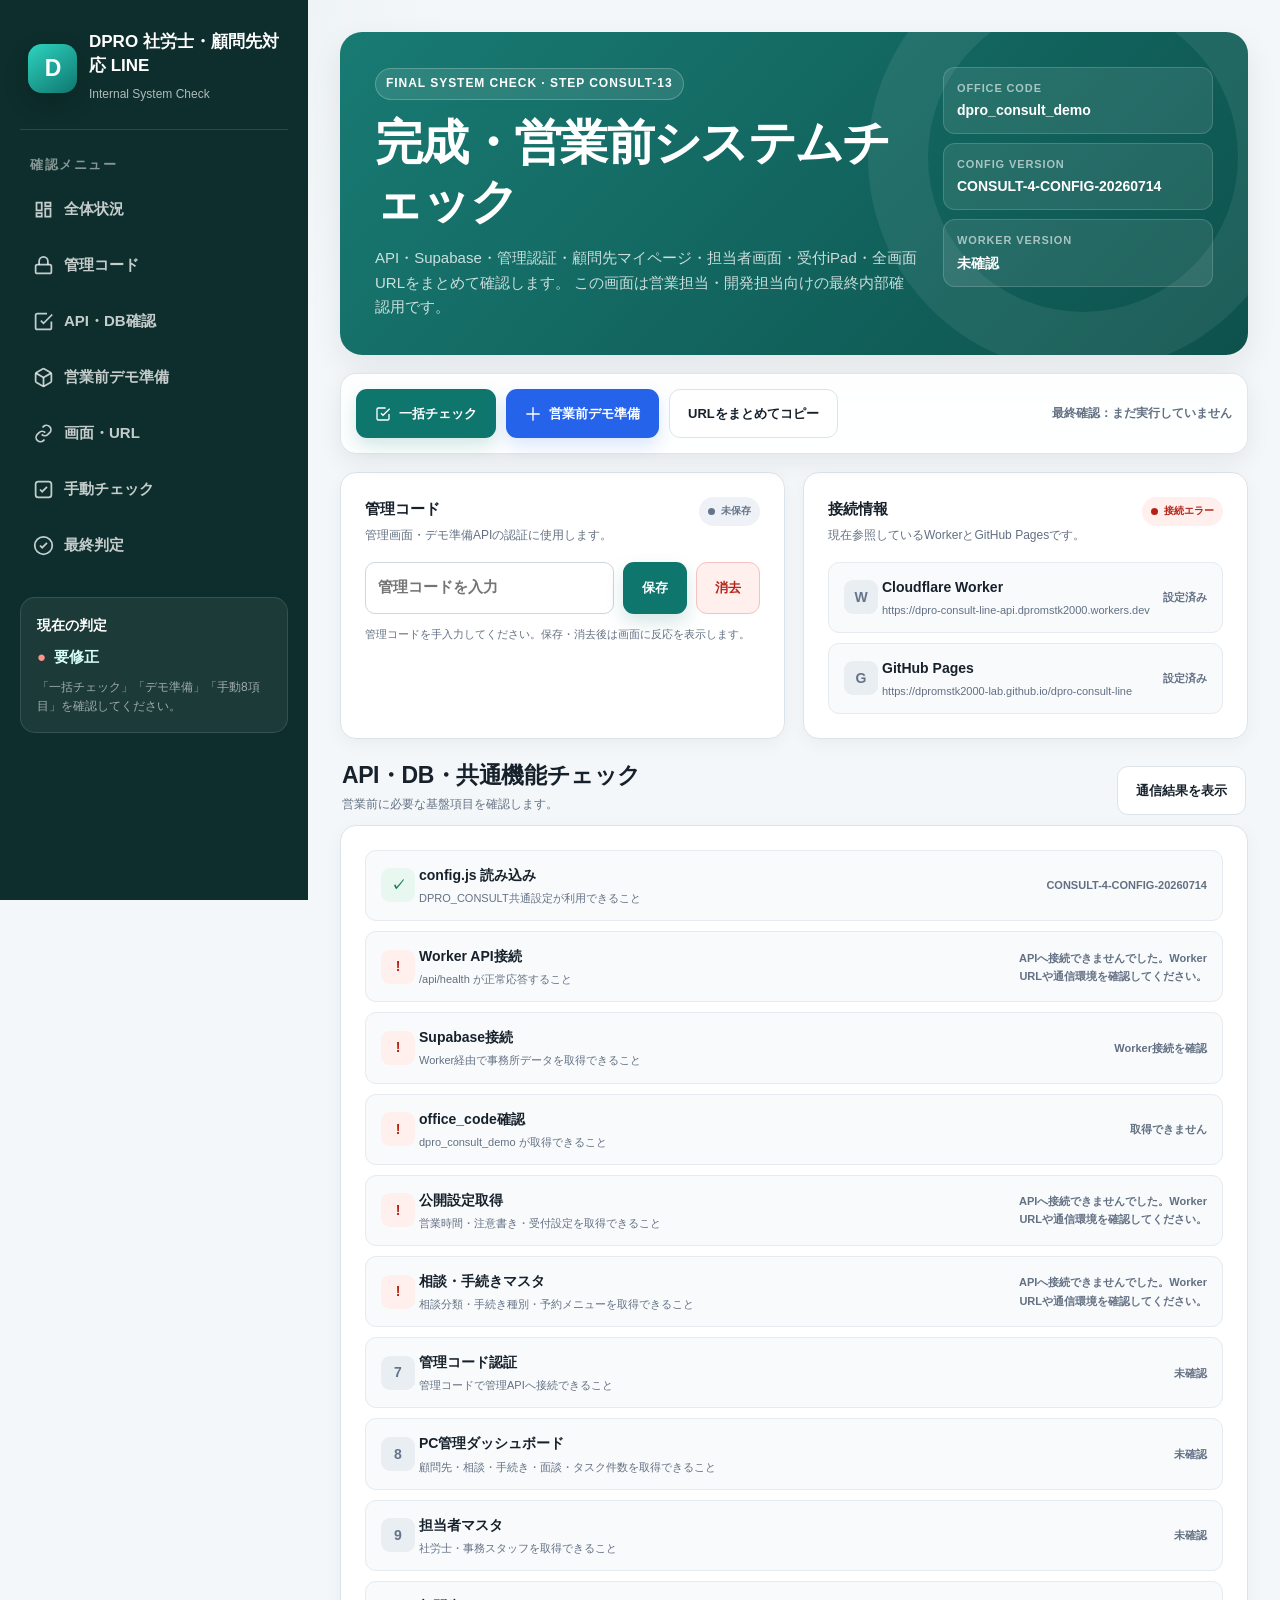
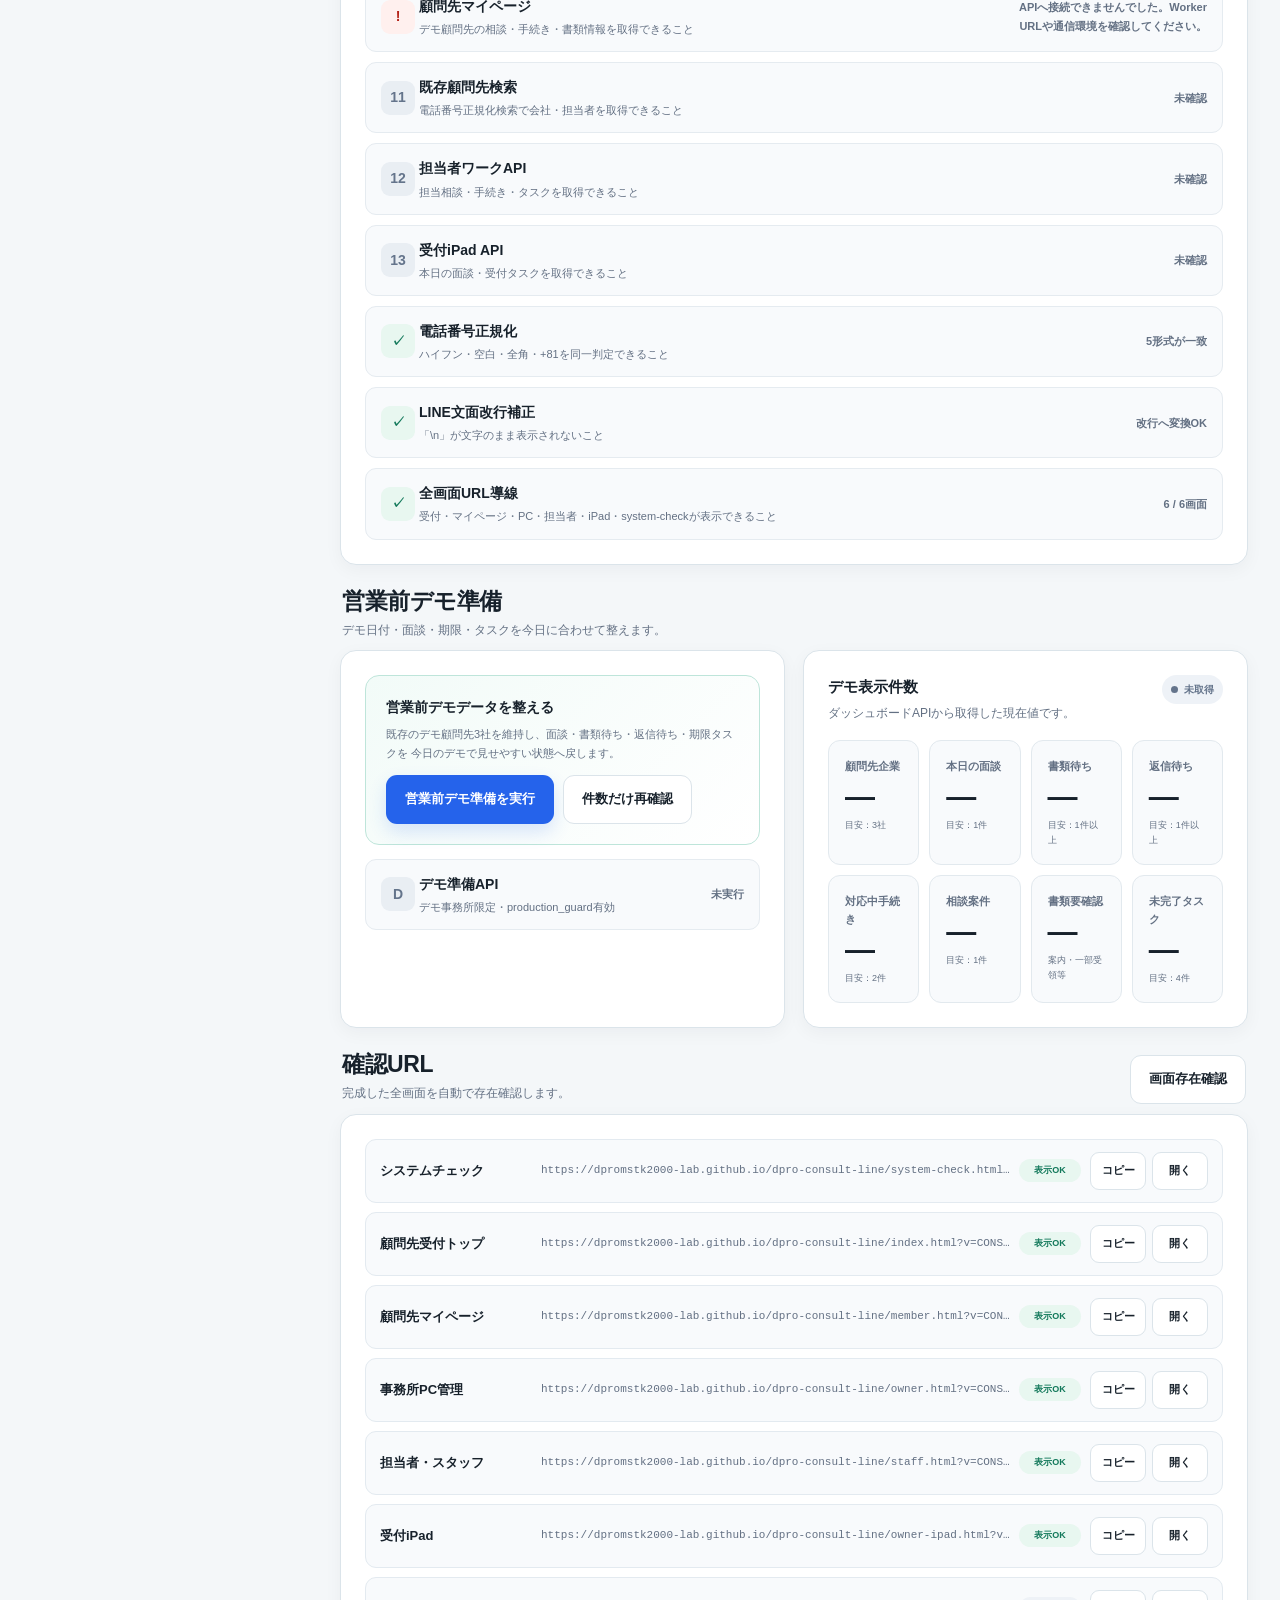
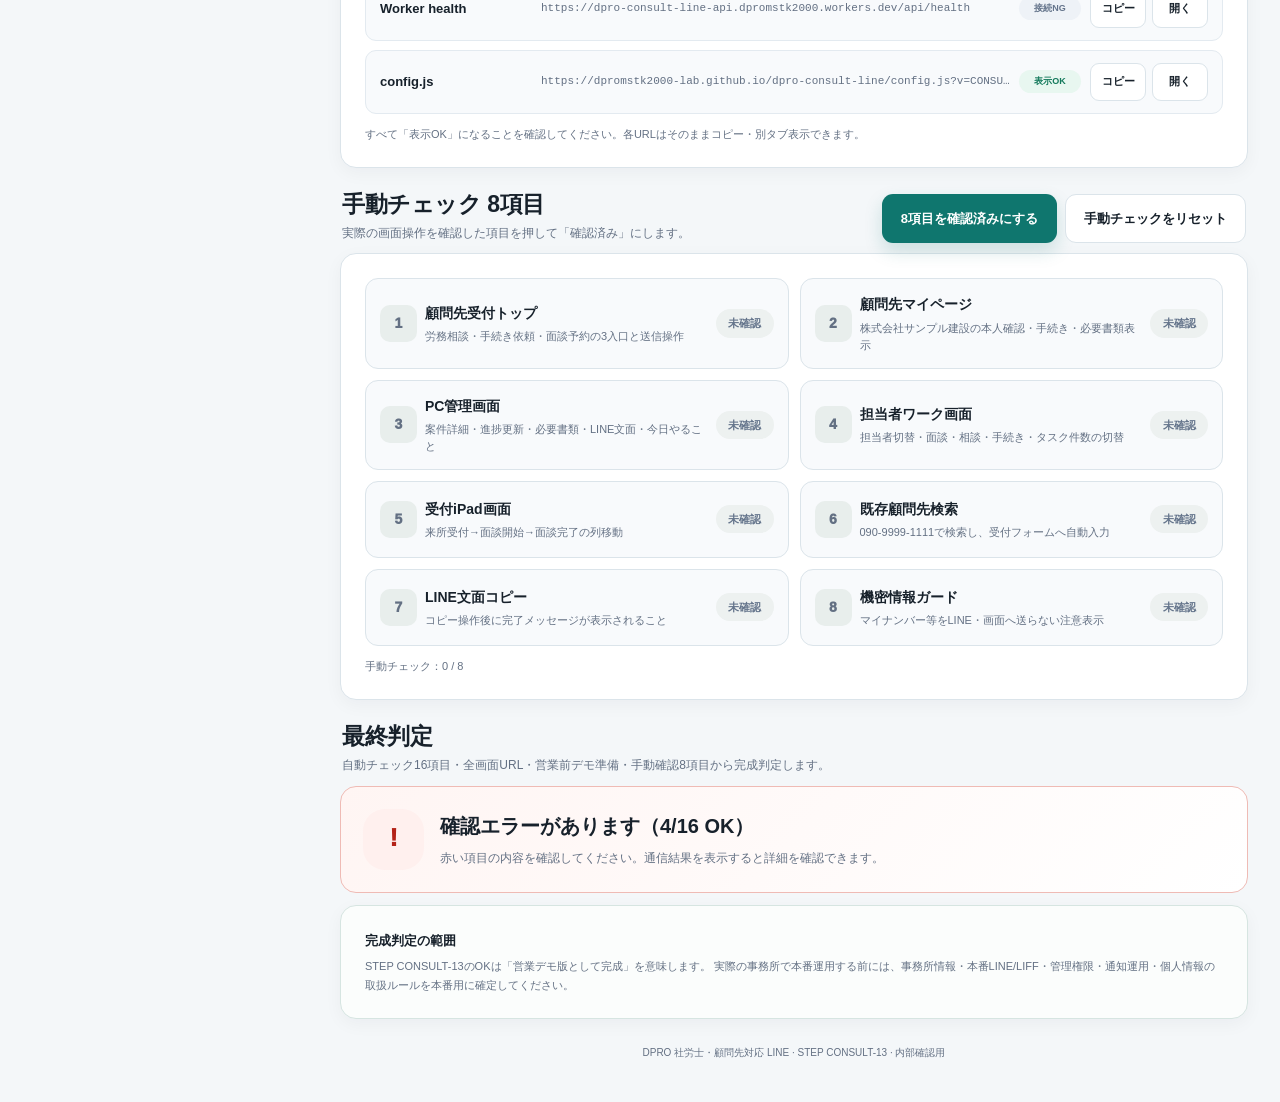
<file: system-check.html>
<!doctype html>
<html lang="ja">
<head>
  <meta charset="utf-8">
  <meta name="viewport" content="width=device-width, initial-scale=1, viewport-fit=cover">
  <meta name="theme-color" content="#0f766e">
  <meta name="robots" content="noindex,nofollow">
  <title>DPRO 社労士・顧問先対応 LINE｜システムチェック</title>
  <style>
    :root {
      color-scheme: light;
      --bg: #f4f7f9;
      --surface: #ffffff;
      --surface-soft: #f8fafc;
      --text: #17212b;
      --muted: #637083;
      --line: #dbe4ea;
      --primary: #0f766e;
      --primary-dark: #0b5f58;
      --primary-soft: #e8f6f3;
      --accent: #2563eb;
      --success: #13795b;
      --success-soft: #e8f7f0;
      --warning: #a16207;
      --warning-soft: #fff7dd;
      --danger: #b42318;
      --danger-soft: #fff0ee;
      --neutral: #64748b;
      --shadow: 0 12px 32px rgba(15, 23, 42, .08);
      --radius-xl: 22px;
      --radius-lg: 16px;
      --radius-md: 12px;
      --sidebar-width: 282px;
    }

    * {
      box-sizing: border-box;
    }

    html {
      scroll-behavior: smooth;
    }

    body {
      margin: 0;
      min-width: 320px;
      background:
        radial-gradient(circle at top left, rgba(15, 118, 110, .08), transparent 28rem),
        var(--bg);
      color: var(--text);
      font-family:
        -apple-system, BlinkMacSystemFont, "Segoe UI", "Noto Sans JP",
        "Hiragino Kaku Gothic ProN", "Yu Gothic", Meiryo, sans-serif;
      line-height: 1.65;
    }

    button, input {
      font: inherit;
    }

    button, a {
      -webkit-tap-highlight-color: transparent;
    }

    a {
      color: inherit;
    }

    .app {
      min-height: 100vh;
    }

    .sidebar {
      position: fixed;
      inset: 0 auto 0 0;
      width: var(--sidebar-width);
      padding: 24px 18px;
      overflow-y: auto;
      background: #0d2e2c;
      color: #ffffff;
      z-index: 20;
    }

    .brand {
      display: flex;
      align-items: center;
      gap: 12px;
      padding: 4px 8px 22px;
      border-bottom: 1px solid rgba(255,255,255,.13);
    }

    .brand-mark {
      display: grid;
      place-items: center;
      flex: 0 0 auto;
      width: 44px;
      height: 44px;
      border-radius: 14px;
      background: linear-gradient(145deg, #2dd4bf, #0f766e);
      box-shadow: 0 10px 24px rgba(0, 0, 0, .18);
      font-size: 20px;
      font-weight: 900;
      letter-spacing: -.04em;
    }

    .brand strong {
      display: block;
      font-size: 15px;
      line-height: 1.4;
    }

    .brand small {
      color: rgba(255,255,255,.67);
      font-size: 11px;
    }

    .side-label {
      margin: 24px 10px 8px;
      color: rgba(255,255,255,.5);
      font-size: 11px;
      font-weight: 800;
      letter-spacing: .12em;
      text-transform: uppercase;
    }

    .side-nav {
      display: grid;
      gap: 5px;
    }

    .side-nav a {
      display: flex;
      align-items: center;
      gap: 10px;
      min-height: 44px;
      padding: 10px 12px;
      border-radius: 11px;
      color: rgba(255,255,255,.76);
      text-decoration: none;
      font-size: 13px;
      font-weight: 700;
      transition: .16s ease;
    }

    .side-nav a:hover,
    .side-nav a:focus-visible {
      background: rgba(255,255,255,.1);
      color: #ffffff;
      outline: none;
    }

    .side-nav svg {
      width: 18px;
      height: 18px;
      flex: 0 0 auto;
    }

    .side-status {
      margin-top: 26px;
      padding: 16px;
      border: 1px solid rgba(255,255,255,.12);
      border-radius: 15px;
      background: rgba(255,255,255,.06);
    }

    .side-status-title {
      margin-bottom: 8px;
      font-size: 12px;
      font-weight: 800;
    }

    .side-status-value {
      display: flex;
      align-items: center;
      gap: 8px;
      color: #d7fff7;
      font-size: 13px;
      font-weight: 800;
    }

    .side-status p {
      margin: 8px 0 0;
      color: rgba(255,255,255,.58);
      font-size: 11px;
      line-height: 1.6;
    }

    .main {
      margin-left: var(--sidebar-width);
      padding: 28px;
    }

    .container {
      width: min(1240px, 100%);
      margin: 0 auto;
    }

    .hero {
      position: relative;
      overflow: hidden;
      display: flex;
      justify-content: space-between;
      gap: 24px;
      min-height: 214px;
      padding: 30px;
      border-radius: var(--radius-xl);
      background:
        linear-gradient(135deg, rgba(15,118,110,.96), rgba(9,78,73,.98));
      color: #ffffff;
      box-shadow: var(--shadow);
    }

    .hero::after {
      content: "";
      position: absolute;
      top: -90px;
      right: -50px;
      width: 310px;
      height: 310px;
      border: 60px solid rgba(255,255,255,.07);
      border-radius: 50%;
    }

    .hero-copy {
      position: relative;
      z-index: 1;
      max-width: 760px;
    }

    .eyebrow {
      display: inline-flex;
      align-items: center;
      gap: 7px;
      margin-bottom: 13px;
      padding: 5px 10px;
      border: 1px solid rgba(255,255,255,.22);
      border-radius: 999px;
      background: rgba(255,255,255,.1);
      font-size: 11px;
      font-weight: 800;
      letter-spacing: .08em;
    }

    .hero h1 {
      margin: 0;
      font-size: clamp(26px, 4vw, 42px);
      line-height: 1.24;
      letter-spacing: -.035em;
    }

    .hero p {
      max-width: 680px;
      margin: 14px 0 0;
      color: rgba(255,255,255,.78);
      font-size: 14px;
    }

    .hero-meta {
      position: relative;
      z-index: 1;
      display: grid;
      align-content: start;
      gap: 9px;
      flex: 0 0 270px;
    }

    .meta-item {
      padding: 11px 13px;
      border: 1px solid rgba(255,255,255,.16);
      border-radius: 12px;
      background: rgba(255,255,255,.09);
    }

    .meta-item span {
      display: block;
      color: rgba(255,255,255,.6);
      font-size: 10px;
      font-weight: 800;
      letter-spacing: .08em;
    }

    .meta-item strong {
      display: block;
      overflow-wrap: anywhere;
      margin-top: 2px;
      font-size: 12px;
    }

    .toolbar {
      position: sticky;
      top: 12px;
      z-index: 10;
      display: flex;
      flex-wrap: wrap;
      align-items: center;
      gap: 10px;
      margin: 18px 0;
      padding: 13px;
      border: 1px solid rgba(219,228,234,.92);
      border-radius: 16px;
      background: rgba(255,255,255,.9);
      box-shadow: 0 8px 24px rgba(15,23,42,.07);
      backdrop-filter: blur(12px);
    }

    .btn {
      display: inline-flex;
      align-items: center;
      justify-content: center;
      gap: 8px;
      min-height: 42px;
      padding: 9px 15px;
      border: 1px solid transparent;
      border-radius: 11px;
      cursor: pointer;
      text-decoration: none;
      font-size: 13px;
      font-weight: 800;
      transition: transform .14s ease, box-shadow .14s ease, background .14s ease;
    }

    .btn:hover:not(:disabled) {
      transform: translateY(-1px);
    }

    .btn:focus-visible {
      outline: 3px solid rgba(37,99,235,.22);
      outline-offset: 2px;
    }

    .btn:disabled {
      opacity: .58;
      cursor: not-allowed;
    }

    .btn-primary {
      background: var(--primary);
      color: #ffffff;
      box-shadow: 0 8px 18px rgba(15,118,110,.18);
    }

    .btn-primary:hover:not(:disabled) {
      background: var(--primary-dark);
    }

    .btn-accent {
      background: var(--accent);
      color: #ffffff;
      box-shadow: 0 8px 18px rgba(37,99,235,.16);
    }

    .btn-light {
      border-color: var(--line);
      background: #ffffff;
      color: var(--text);
    }

    .btn-danger-light {
      border-color: #f5c2bd;
      background: var(--danger-soft);
      color: var(--danger);
    }

    .btn svg {
      width: 16px;
      height: 16px;
    }

    .toolbar-note {
      margin-left: auto;
      color: var(--muted);
      font-size: 11px;
      font-weight: 700;
    }

    .grid {
      display: grid;
      gap: 18px;
    }

    .grid-2 {
      grid-template-columns: repeat(2, minmax(0, 1fr));
    }

    .grid-3 {
      grid-template-columns: repeat(3, minmax(0, 1fr));
    }

    .section {
      scroll-margin-top: 90px;
      margin-top: 18px;
    }

    .section-title {
      display: flex;
      align-items: end;
      justify-content: space-between;
      gap: 14px;
      margin: 0 2px 10px;
    }

    .section-title h2 {
      margin: 0;
      font-size: 19px;
      letter-spacing: -.02em;
    }

    .section-title p {
      margin: 0;
      color: var(--muted);
      font-size: 11px;
    }

    .card {
      min-width: 0;
      padding: 20px;
      border: 1px solid var(--line);
      border-radius: var(--radius-lg);
      background: var(--surface);
      box-shadow: 0 5px 18px rgba(15,23,42,.045);
    }

    .card-header {
      display: flex;
      align-items: flex-start;
      justify-content: space-between;
      gap: 14px;
      margin-bottom: 16px;
    }

    .card-header h3 {
      margin: 0;
      font-size: 15px;
    }

    .card-header p {
      margin: 4px 0 0;
      color: var(--muted);
      font-size: 11px;
    }

    .status-pill {
      display: inline-flex;
      align-items: center;
      gap: 6px;
      flex: 0 0 auto;
      min-height: 29px;
      padding: 5px 9px;
      border-radius: 999px;
      font-size: 10px;
      font-weight: 900;
      white-space: nowrap;
    }

    .status-pill::before {
      content: "";
      width: 7px;
      height: 7px;
      border-radius: 50%;
      background: currentColor;
    }

    .status-wait {
      background: #eef2f7;
      color: var(--neutral);
    }

    .status-loading {
      background: #eaf2ff;
      color: var(--accent);
    }

    .status-ok {
      background: var(--success-soft);
      color: var(--success);
    }

    .status-warning {
      background: var(--warning-soft);
      color: var(--warning);
    }

    .status-ng {
      background: var(--danger-soft);
      color: var(--danger);
    }

    .auth-row {
      display: grid;
      grid-template-columns: minmax(140px, 1fr) auto auto;
      gap: 9px;
    }

    .input {
      width: 100%;
      min-height: 43px;
      padding: 9px 12px;
      border: 1px solid #cbd6df;
      border-radius: 10px;
      background: #ffffff;
      color: var(--text);
      outline: none;
      font-weight: 700;
    }

    .input:focus {
      border-color: var(--primary);
      box-shadow: 0 0 0 3px rgba(15,118,110,.12);
    }

    .help {
      margin: 11px 0 0;
      color: var(--muted);
      font-size: 11px;
    }

    .check-list {
      display: grid;
      gap: 9px;
    }

    .check-row {
      display: grid;
      grid-template-columns: 28px minmax(0, 1fr) auto;
      align-items: center;
      gap: 10px;
      min-height: 54px;
      padding: 9px 11px;
      border: 1px solid #e5ebf0;
      border-radius: 11px;
      background: var(--surface-soft);
    }

    .check-icon {
      display: grid;
      place-items: center;
      width: 28px;
      height: 28px;
      border-radius: 9px;
      background: #e9eef3;
      color: var(--neutral);
      font-size: 13px;
      font-weight: 900;
    }

    .check-row[data-state="ok"] .check-icon {
      background: var(--success-soft);
      color: var(--success);
    }

    .check-row[data-state="loading"] .check-icon {
      background: #eaf2ff;
      color: var(--accent);
    }

    .check-row[data-state="warning"] .check-icon {
      background: var(--warning-soft);
      color: var(--warning);
    }

    .check-row[data-state="ng"] .check-icon {
      background: var(--danger-soft);
      color: var(--danger);
    }

    .check-name {
      min-width: 0;
    }

    .check-name strong {
      display: block;
      font-size: 12px;
    }

    .check-name small {
      display: block;
      overflow-wrap: anywhere;
      margin-top: 2px;
      color: var(--muted);
      font-size: 10px;
    }

    .check-result {
      max-width: 190px;
      overflow-wrap: anywhere;
      color: var(--muted);
      font-size: 10px;
      font-weight: 800;
      text-align: right;
    }

    .metrics {
      display: grid;
      grid-template-columns: repeat(4, minmax(0, 1fr));
      gap: 10px;
    }

    .metric {
      min-width: 0;
      padding: 14px;
      border: 1px solid #e2e9ee;
      border-radius: 12px;
      background: var(--surface-soft);
    }

    .metric span {
      display: block;
      color: var(--muted);
      font-size: 10px;
      font-weight: 800;
    }

    .metric strong {
      display: block;
      margin-top: 4px;
      font-size: 24px;
      line-height: 1.2;
      letter-spacing: -.03em;
    }

    .metric small {
      display: block;
      margin-top: 3px;
      color: var(--muted);
      font-size: 9px;
    }

    .demo-panel {
      padding: 17px;
      border: 1px solid #bee5da;
      border-radius: 14px;
      background: linear-gradient(135deg, #f2fbf8, #ffffff);
    }

    .demo-panel h4 {
      margin: 0 0 6px;
      font-size: 14px;
    }

    .demo-panel p {
      margin: 0;
      color: var(--muted);
      font-size: 11px;
    }

    .demo-actions {
      display: flex;
      flex-wrap: wrap;
      gap: 9px;
      margin-top: 13px;
    }

    .url-list {
      display: grid;
      gap: 9px;
    }

    .url-row {
      display: grid;
      grid-template-columns: 152px minmax(0, 1fr) auto auto;
      align-items: center;
      gap: 9px;
      padding: 10px 11px;
      border: 1px solid #e3eaf0;
      border-radius: 11px;
      background: var(--surface-soft);
    }

    .url-name {
      font-size: 11px;
      font-weight: 900;
    }

    .url-text {
      min-width: 0;
      overflow: hidden;
      color: var(--muted);
      font-family: ui-monospace, SFMono-Regular, Menlo, Consolas, monospace;
      font-size: 10px;
      text-overflow: ellipsis;
      white-space: nowrap;
    }

    .mini-btn {
      min-width: 56px;
      min-height: 34px;
      padding: 6px 9px;
      border: 1px solid var(--line);
      border-radius: 9px;
      background: #ffffff;
      color: var(--text);
      cursor: pointer;
      font-size: 10px;
      font-weight: 900;
    }

    .mini-btn:hover {
      border-color: var(--primary);
      color: var(--primary);
    }

    .page-badge {
      display: inline-flex;
      justify-content: center;
      min-width: 62px;
      padding: 4px 7px;
      border-radius: 999px;
      background: #eef2f7;
      color: var(--neutral);
      font-size: 9px;
      font-weight: 900;
    }

    .page-badge.ok {
      background: var(--success-soft);
      color: var(--success);
    }

    .page-badge.future {
      background: var(--warning-soft);
      color: var(--warning);
    }

    .result-panel {
      display: grid;
      grid-template-columns: auto minmax(0, 1fr);
      gap: 16px;
      align-items: center;
      padding: 22px;
      border: 1px solid var(--line);
      border-radius: var(--radius-lg);
      background: var(--surface);
    }

    .result-mark {
      display: grid;
      place-items: center;
      width: 74px;
      height: 74px;
      border-radius: 22px;
      background: #eef2f7;
      color: var(--neutral);
      font-size: 31px;
      font-weight: 950;
    }

    .result-panel[data-state="ok"] {
      border-color: #a8decf;
      background: linear-gradient(135deg, #f0fbf7, #ffffff);
    }

    .result-panel[data-state="ok"] .result-mark {
      background: var(--success-soft);
      color: var(--success);
    }

    .result-panel[data-state="warning"] {
      border-color: #ead48d;
      background: linear-gradient(135deg, #fffaf0, #ffffff);
    }

    .result-panel[data-state="warning"] .result-mark {
      background: var(--warning-soft);
      color: var(--warning);
    }

    .result-panel[data-state="ng"] {
      border-color: #efbbb5;
      background: linear-gradient(135deg, #fff5f3, #ffffff);
    }

    .result-panel[data-state="ng"] .result-mark {
      background: var(--danger-soft);
      color: var(--danger);
    }

    .result-copy h3 {
      margin: 0;
      font-size: 20px;
    }

    .result-copy p {
      margin: 6px 0 0;
      color: var(--muted);
      font-size: 12px;
    }

    .raw {
      display: none;
      max-height: 330px;
      overflow: auto;
      margin: 12px 0 0;
      padding: 13px;
      border-radius: 11px;
      background: #0f172a;
      color: #cbd5e1;
      font-family: ui-monospace, SFMono-Regular, Menlo, Consolas, monospace;
      font-size: 10px;
      white-space: pre-wrap;
      word-break: break-word;
    }

    .raw.open {
      display: block;
    }

    .footer {
      padding: 26px 6px 8px;
      color: var(--muted);
      font-size: 10px;
      text-align: center;
    }

    .mobile-header {
      display: none;
    }

    @media (max-width: 1020px) {
      .sidebar {
        display: none;
      }

      .mobile-header {
        position: sticky;
        top: 0;
        z-index: 30;
        display: flex;
        align-items: center;
        justify-content: space-between;
        min-height: 58px;
        padding: 9px 14px;
        background: #0d2e2c;
        color: #ffffff;
        box-shadow: 0 4px 16px rgba(15,23,42,.16);
      }

      .mobile-header strong {
        font-size: 12px;
      }

      .mobile-header span {
        color: rgba(255,255,255,.62);
        font-size: 9px;
      }

      .main {
        margin-left: 0;
        padding: 16px;
      }

      .hero {
        min-height: 0;
      }

      .hero-meta {
        flex-basis: 220px;
      }
    }

    @media (max-width: 780px) {
      .hero {
        display: block;
        padding: 23px;
      }

      .hero-meta {
        grid-template-columns: repeat(2, minmax(0, 1fr));
        margin-top: 20px;
      }

      .grid-2,
      .grid-3 {
        grid-template-columns: 1fr;
      }

      .metrics {
        grid-template-columns: repeat(2, minmax(0, 1fr));
      }

      .auth-row {
        grid-template-columns: 1fr 1fr;
      }

      .auth-row .input {
        grid-column: 1 / -1;
      }

      .url-row {
        grid-template-columns: 1fr auto auto;
      }

      .url-name,
      .url-text {
        grid-column: 1 / -1;
      }

      .toolbar-note {
        width: 100%;
        margin-left: 0;
      }
    }

    @media (max-width: 460px) {
      .main {
        padding: 12px;
      }

      .hero {
        border-radius: 17px;
      }

      .hero h1 {
        font-size: 25px;
      }

      .hero-meta {
        grid-template-columns: 1fr;
      }

      .toolbar {
        top: 64px;
      }

      .toolbar .btn {
        flex: 1 1 calc(50% - 8px);
      }

      .metrics {
        grid-template-columns: 1fr 1fr;
      }

      .check-row {
        grid-template-columns: 28px minmax(0, 1fr);
      }

      .check-result {
        grid-column: 2;
        max-width: none;
        text-align: left;
      }

      .result-panel {
        grid-template-columns: 1fr;
      }

      .result-mark {
        width: 58px;
        height: 58px;
        border-radius: 17px;
        font-size: 25px;
      }
    }

    .manual-grid {
      display: grid;
      grid-template-columns: repeat(2, minmax(0, 1fr));
      gap: 10px;
    }

    .manual-item {
      display: grid;
      grid-template-columns: 34px minmax(0, 1fr) auto;
      align-items: center;
      gap: 11px;
      min-height: 76px;
      padding: 13px;
      border: 1px solid var(--line);
      border-radius: 13px;
      background: var(--surface-soft);
      color: var(--text);
      cursor: pointer;
      text-align: left;
      transition: .15s ease;
    }

    .manual-item:hover {
      border-color: #a9ccc5;
      transform: translateY(-1px);
    }

    .manual-item[data-checked="true"] {
      border-color: #9bd7c8;
      background: var(--success-soft);
    }

    .manual-number {
      display: grid;
      place-items: center;
      width: 34px;
      height: 34px;
      border-radius: 10px;
      background: #e8eeec;
      color: var(--muted);
      font-size: 12px;
      font-weight: 950;
    }

    .manual-item[data-checked="true"] .manual-number {
      background: var(--success);
      color: #ffffff;
    }

    .manual-copy strong {
      display: block;
      font-size: 13px;
    }

    .manual-copy small {
      display: block;
      margin-top: 3px;
      color: var(--muted);
      font-size: 10px;
      line-height: 1.55;
    }

    .manual-state {
      min-width: 58px;
      padding: 5px 8px;
      border-radius: 999px;
      background: #edf1f0;
      color: var(--neutral);
      font-size: 9px;
      font-weight: 900;
      text-align: center;
      white-space: nowrap;
    }

    .manual-item[data-checked="true"] .manual-state {
      background: var(--success);
      color: #ffffff;
    }

    .completion-note {
      margin-top: 12px;
      border-color: #d6e5e1;
      background: #fbfdfc;
    }

    .completion-note strong {
      display: block;
      font-size: 13px;
    }

    .completion-note p {
      margin: 6px 0 0;
      color: var(--muted);
      font-size: 11px;
      line-height: 1.7;
    }

    @media (max-width: 780px) {
      .manual-grid {
        grid-template-columns: 1fr;
      }
    }

  
    /* =========================================================
       STEP CONSULT-13
       全画面視認性統一：システムチェック
       ========================================================= */

    :root {
      --sidebar-width: 308px;
    }

    body {
      font-size: 18px;
    }

    .sidebar {
      padding: 26px 20px;
    }

    .brand-mark {
      width: 49px;
      height: 49px;
      font-size: 23px;
    }

    .brand strong {
      font-size: 17px;
    }

    .brand small {
      font-size: 12px;
    }

    .side-label {
      font-size: 13px;
    }

    .side-nav a {
      min-height: 51px;
      padding: 12px 13px;
      font-size: 15px;
    }

    .side-nav svg {
      width: 21px;
      height: 21px;
    }

    .side-status-title {
      font-size: 14px;
    }

    .side-status-value {
      font-size: 15px;
    }

    .side-status p {
      font-size: 12px;
    }

    .main {
      padding: 32px;
    }

    .container {
      width: min(1360px, 100%);
    }

    .hero {
      min-height: 235px;
      padding: 35px;
    }

    .eyebrow {
      font-size: 12px;
    }

    .hero h1 {
      font-size: clamp(34px, 4vw, 48px);
    }

    .hero p {
      font-size: 15px;
    }

    .meta-item span {
      font-size: 11px;
    }

    .meta-item strong {
      font-size: 14px;
    }

    .toolbar {
      padding: 15px;
    }

    .toolbar-note {
      font-size: 12px;
    }

    .btn {
      min-height: 49px;
      padding: 10px 18px;
      font-size: 13px;
    }

    .card {
      padding: 24px;
    }

    .card-header h2,
    .section-title h2 {
      font-size: 23px;
    }

    .card-header p,
    .section-title p {
      font-size: 12px;
    }

    .input {
      min-height: 52px;
      font-size: 15px;
    }

    .check-list {
      gap: 10px;
    }

    .check-row {
      min-height: 61px;
      padding: 13px 15px;
    }

    .check-icon {
      width: 34px;
      height: 34px;
      font-size: 14px;
    }

    .check-name strong {
      font-size: 14px;
    }

    .check-name small {
      font-size: 11px;
    }

    .check-result {
      font-size: 11px;
    }

    .demo-panel {
      padding: 20px;
    }

    .metric {
      padding: 16px;
    }

    .metric span {
      font-size: 11px;
    }

    .metric strong {
      font-size: 30px;
    }

    .url-row {
      min-height: 59px;
      padding: 12px 14px;
    }

    .url-name {
      font-size: 13px;
    }

    .url-text {
      font-size: 11px;
    }

    .mini-btn {
      min-height: 38px;
      font-size: 11px;
    }

    .manual-grid {
      gap: 11px;
    }

    .manual-item {
      min-height: 77px;
      padding: 14px;
    }

    .manual-number {
      width: 37px;
      height: 37px;
      font-size: 14px;
    }

    .manual-copy strong {
      font-size: 14px;
    }

    .manual-copy small {
      font-size: 11px;
    }

    .manual-state {
      font-size: 11px;
    }

    .result-panel {
      padding: 22px;
    }

    .result-mark {
      width: 61px;
      height: 61px;
      font-size: 23px;
    }

    .result-copy strong {
      font-size: 20px;
    }

    .result-copy p {
      font-size: 12px;
    }

    .completion-note {
      font-size: 12px;
    }

    @media (max-width: 900px) {
      :root {
        --sidebar-width: 308px;
      }
    }

    @media (max-width: 720px) {
      body {
        font-size: 16px;
      }

      .main {
        padding: 14px;
      }

      .hero {
        padding: 24px;
      }

      .hero h1 {
        font-size: 31px;
      }

      .hero p {
        font-size: 13px;
      }

      .check-name strong,
      .manual-copy strong {
        font-size: 13px;
      }

      .url-text {
        font-size: 10px;
      }
    }

  </style>
</head>
<body>
  <div class="app">
    <header class="mobile-header">
      <div>
        <strong>DPRO 社労士・顧問先対応 LINE</strong><br>
        <span>内部システムチェック</span>
      </div>
      <span>STEP CONSULT-13</span>
    </header>

    <aside class="sidebar" aria-label="ページ内メニュー">
      <div class="brand">
        <div class="brand-mark">D</div>
        <div>
          <strong>DPRO 社労士・顧問先対応 LINE</strong>
          <small>Internal System Check</small>
        </div>
      </div>

      <div class="side-label">確認メニュー</div>
      <nav class="side-nav">
        <a href="#summary">
          <svg viewBox="0 0 24 24" fill="none" stroke="currentColor" stroke-width="2"><path d="M4 13h6V4H4v9Zm0 7h6v-4H4v4Zm10 0h6v-9h-6v9Zm0-16v4h6V4h-6Z"/></svg>
          全体状況
        </a>
        <a href="#admin-code">
          <svg viewBox="0 0 24 24" fill="none" stroke="currentColor" stroke-width="2"><rect x="3" y="11" width="18" height="10" rx="2"/><path d="M7 11V7a5 5 0 0 1 10 0v4"/></svg>
          管理コード
        </a>
        <a href="#core-check">
          <svg viewBox="0 0 24 24" fill="none" stroke="currentColor" stroke-width="2"><path d="m9 11 3 3L22 4"/><path d="M21 12v7a2 2 0 0 1-2 2H5a2 2 0 0 1-2-2V5a2 2 0 0 1 2-2h11"/></svg>
          API・DB確認
        </a>
        <a href="#demo">
          <svg viewBox="0 0 24 24" fill="none" stroke="currentColor" stroke-width="2"><path d="M21 16V8a2 2 0 0 0-1-1.73l-7-4a2 2 0 0 0-2 0l-7 4A2 2 0 0 0 3 8v8a2 2 0 0 0 1 1.73l7 4a2 2 0 0 0 2 0l7-4A2 2 0 0 0 21 16Z"/><polyline points="3.29 7 12 12 20.71 7"/><line x1="12" y1="22" x2="12" y2="12"/></svg>
          営業前デモ準備
        </a>
        <a href="#urls">
          <svg viewBox="0 0 24 24" fill="none" stroke="currentColor" stroke-width="2"><path d="M10 13a5 5 0 0 0 7.07.07l2-2a5 5 0 0 0-7.07-7.07l-1.15 1.15"/><path d="M14 11a5 5 0 0 0-7.07-.07l-2 2A5 5 0 0 0 12 20l1.15-1.15"/></svg>
          画面・URL
        </a>
        <a href="#manual">
          <svg viewBox="0 0 24 24" fill="none" stroke="currentColor" stroke-width="2"><rect x="3" y="3" width="18" height="18" rx="3"/><path d="m8 12 2.5 2.5L16 9"/></svg>
          手動チェック
        </a>
        <a href="#final">
          <svg viewBox="0 0 24 24" fill="none" stroke="currentColor" stroke-width="2"><circle cx="12" cy="12" r="10"/><path d="m8 12 2.5 2.5L16 9"/></svg>
          最終判定
        </a>
      </nav>

      <div class="side-status">
        <div class="side-status-title">現在の判定</div>
        <div class="side-status-value">
          <span id="side-status-dot">●</span>
          <span id="side-status-text">確認前</span>
        </div>
        <p>「一括チェック」「デモ準備」「手動8項目」を確認してください。</p>
      </div>
    </aside>

    <main class="main">
      <div class="container">
        <section class="hero" id="summary">
          <div class="hero-copy">
            <div class="eyebrow">FINAL SYSTEM CHECK · STEP CONSULT-13</div>
            <h1>完成・営業前システムチェック</h1>
            <p>
              API・Supabase・管理認証・顧問先マイページ・担当者画面・受付iPad・全画面URLをまとめて確認します。
              この画面は営業担当・開発担当向けの最終内部確認用です。
            </p>
          </div>
          <div class="hero-meta">
            <div class="meta-item">
              <span>OFFICE CODE</span>
              <strong id="hero-office-code">dpro_consult_demo</strong>
            </div>
            <div class="meta-item">
              <span>CONFIG VERSION</span>
              <strong id="hero-config-version">確認中</strong>
            </div>
            <div class="meta-item">
              <span>WORKER VERSION</span>
              <strong id="hero-worker-version">未確認</strong>
            </div>
          </div>
        </section>

        <div class="toolbar">
          <button class="btn btn-primary" id="run-all-btn" type="button">
            <svg viewBox="0 0 24 24" fill="none" stroke="currentColor" stroke-width="2"><path d="m9 11 3 3L22 4"/><path d="M21 12v7a2 2 0 0 1-2 2H5a2 2 0 0 1-2-2V5a2 2 0 0 1 2-2h11"/></svg>
            一括チェック
          </button>
          <button class="btn btn-accent" id="prepare-demo-top-btn" type="button">
            <svg viewBox="0 0 24 24" fill="none" stroke="currentColor" stroke-width="2"><path d="M12 2v20M2 12h20"/></svg>
            営業前デモ準備
          </button>
          <button class="btn btn-light" id="copy-all-urls-btn" type="button">
            URLをまとめてコピー
          </button>
          <span class="toolbar-note" id="last-checked">最終確認：まだ実行していません</span>
        </div>

        <section class="section grid grid-2" id="admin-code">
          <article class="card">
            <div class="card-header">
              <div>
                <h3>管理コード</h3>
                <p>管理画面・デモ準備APIの認証に使用します。</p>
              </div>
              <span class="status-pill status-wait" id="admin-code-status">未保存</span>
            </div>

            <div class="auth-row">
              <input
                class="input"
                id="admin-code-input"
                type="password"
                inputmode="numeric"
                autocomplete="off"
                placeholder="管理コードを入力"
                aria-label="管理コード"
              >
              <button class="btn btn-primary" id="save-admin-code-btn" type="button">保存</button>
              <button class="btn btn-danger-light" id="remove-admin-code-btn" type="button">消去</button>
            </div>
            <p class="help">
              管理コードを手入力してください。保存・消去後は画面に反応を表示します。
            </p>
          </article>

          <article class="card">
            <div class="card-header">
              <div>
                <h3>接続情報</h3>
                <p>現在参照しているWorkerとGitHub Pagesです。</p>
              </div>
              <span class="status-pill status-wait" id="connection-status">未確認</span>
            </div>
            <div class="check-list">
              <div class="check-row" data-state="wait">
                <div class="check-icon">W</div>
                <div class="check-name">
                  <strong>Cloudflare Worker</strong>
                  <small id="worker-url-text">読み込み中</small>
                </div>
                <div class="check-result" id="worker-url-result">—</div>
              </div>
              <div class="check-row" data-state="wait">
                <div class="check-icon">G</div>
                <div class="check-name">
                  <strong>GitHub Pages</strong>
                  <small id="github-url-text">読み込み中</small>
                </div>
                <div class="check-result" id="github-url-result">—</div>
              </div>
            </div>
          </article>
        </section>

        <section class="section" id="core-check">
          <div class="section-title">
            <div>
              <h2>API・DB・共通機能チェック</h2>
              <p>営業前に必要な基盤項目を確認します。</p>
            </div>
            <button class="btn btn-light" id="toggle-raw-btn" type="button">通信結果を表示</button>
          </div>

          <article class="card">
            <div class="check-list">
              <div class="check-row" id="check-config" data-state="wait">
                <div class="check-icon">1</div>
                <div class="check-name"><strong>config.js 読み込み</strong><small>DPRO_CONSULT共通設定が利用できること</small></div>
                <div class="check-result">未確認</div>
              </div>
              <div class="check-row" id="check-health" data-state="wait">
                <div class="check-icon">2</div>
                <div class="check-name"><strong>Worker API接続</strong><small>/api/health が正常応答すること</small></div>
                <div class="check-result">未確認</div>
              </div>
              <div class="check-row" id="check-db" data-state="wait">
                <div class="check-icon">3</div>
                <div class="check-name"><strong>Supabase接続</strong><small>Worker経由で事務所データを取得できること</small></div>
                <div class="check-result">未確認</div>
              </div>
              <div class="check-row" id="check-office" data-state="wait">
                <div class="check-icon">4</div>
                <div class="check-name"><strong>office_code確認</strong><small>dpro_consult_demo が取得できること</small></div>
                <div class="check-result">未確認</div>
              </div>
              <div class="check-row" id="check-public-config" data-state="wait">
                <div class="check-icon">5</div>
                <div class="check-name"><strong>公開設定取得</strong><small>営業時間・注意書き・受付設定を取得できること</small></div>
                <div class="check-result">未確認</div>
              </div>
              <div class="check-row" id="check-options" data-state="wait">
                <div class="check-icon">6</div>
                <div class="check-name"><strong>相談・手続きマスタ</strong><small>相談分類・手続き種別・予約メニューを取得できること</small></div>
                <div class="check-result">未確認</div>
              </div>
              <div class="check-row" id="check-admin" data-state="wait">
                <div class="check-icon">7</div>
                <div class="check-name"><strong>管理コード認証</strong><small>管理コードで管理APIへ接続できること</small></div>
                <div class="check-result">未確認</div>
              </div>
              <div class="check-row" id="check-dashboard" data-state="wait">
                <div class="check-icon">8</div>
                <div class="check-name"><strong>PC管理ダッシュボード</strong><small>顧問先・相談・手続き・面談・タスク件数を取得できること</small></div>
                <div class="check-result">未確認</div>
              </div>
              <div class="check-row" id="check-staff-master" data-state="wait">
                <div class="check-icon">9</div>
                <div class="check-name"><strong>担当者マスタ</strong><small>社労士・事務スタッフを取得できること</small></div>
                <div class="check-result">未確認</div>
              </div>
              <div class="check-row" id="check-member" data-state="wait">
                <div class="check-icon">10</div>
                <div class="check-name"><strong>顧問先マイページ</strong><small>デモ顧問先の相談・手続き・書類情報を取得できること</small></div>
                <div class="check-result">未確認</div>
              </div>
              <div class="check-row" id="check-search" data-state="wait">
                <div class="check-icon">11</div>
                <div class="check-name"><strong>既存顧問先検索</strong><small>電話番号正規化検索で会社・担当者を取得できること</small></div>
                <div class="check-result">未確認</div>
              </div>
              <div class="check-row" id="check-staff-work" data-state="wait">
                <div class="check-icon">12</div>
                <div class="check-name"><strong>担当者ワークAPI</strong><small>担当相談・手続き・タスクを取得できること</small></div>
                <div class="check-result">未確認</div>
              </div>
              <div class="check-row" id="check-ipad" data-state="wait">
                <div class="check-icon">13</div>
                <div class="check-name"><strong>受付iPad API</strong><small>本日の面談・受付タスクを取得できること</small></div>
                <div class="check-result">未確認</div>
              </div>
              <div class="check-row" id="check-phone" data-state="wait">
                <div class="check-icon">14</div>
                <div class="check-name"><strong>電話番号正規化</strong><small>ハイフン・空白・全角・+81を同一判定できること</small></div>
                <div class="check-result">未確認</div>
              </div>
              <div class="check-row" id="check-linebreak" data-state="wait">
                <div class="check-icon">15</div>
                <div class="check-name"><strong>LINE文面改行補正</strong><small>「\n」が文字のまま表示されないこと</small></div>
                <div class="check-result">未確認</div>
              </div>
              <div class="check-row" id="check-pages" data-state="wait">
                <div class="check-icon">16</div>
                <div class="check-name"><strong>全画面URL導線</strong><small>受付・マイページ・PC・担当者・iPad・system-checkが表示できること</small></div>
                <div class="check-result">未確認</div>
              </div>
            </div>

            <pre class="raw" id="raw-output" aria-live="polite">通信結果はまだありません。</pre>
          </article>
        </section>

        <section class="section" id="demo">
          <div class="section-title">
            <div>
              <h2>営業前デモ準備</h2>
              <p>デモ日付・面談・期限・タスクを今日に合わせて整えます。</p>
            </div>
          </div>

          <div class="grid grid-2">
            <article class="card">
              <div class="demo-panel">
                <h4>営業前デモデータを整える</h4>
                <p>
                  既存のデモ顧問先3社を維持し、面談・書類待ち・返信待ち・期限タスクを
                  今日のデモで見せやすい状態へ戻します。
                </p>
                <div class="demo-actions">
                  <button class="btn btn-accent" id="prepare-demo-btn" type="button">
                    営業前デモ準備を実行
                  </button>
                  <button class="btn btn-light" id="refresh-dashboard-btn" type="button">
                    件数だけ再確認
                  </button>
                </div>
              </div>

              <div style="margin-top:14px" class="check-list">
                <div class="check-row" id="check-demo" data-state="wait">
                  <div class="check-icon">D</div>
                  <div class="check-name">
                    <strong>デモ準備API</strong>
                    <small>デモ事務所限定・production_guard有効</small>
                  </div>
                  <div class="check-result">未実行</div>
                </div>
              </div>
            </article>

            <article class="card">
              <div class="card-header">
                <div>
                  <h3>デモ表示件数</h3>
                  <p>ダッシュボードAPIから取得した現在値です。</p>
                </div>
                <span class="status-pill status-wait" id="dashboard-count-status">未取得</span>
              </div>

              <div class="metrics">
                <div class="metric">
                  <span>顧問先企業</span>
                  <strong id="metric-companies">—</strong>
                  <small>目安：3社</small>
                </div>
                <div class="metric">
                  <span>本日の面談</span>
                  <strong id="metric-appointments">—</strong>
                  <small>目安：1件</small>
                </div>
                <div class="metric">
                  <span>書類待ち</span>
                  <strong id="metric-documents">—</strong>
                  <small>目安：1件以上</small>
                </div>
                <div class="metric">
                  <span>返信待ち</span>
                  <strong id="metric-waiting-client">—</strong>
                  <small>目安：1件以上</small>
                </div>
                <div class="metric">
                  <span>対応中手続き</span>
                  <strong id="metric-procedures">—</strong>
                  <small>目安：2件</small>
                </div>
                <div class="metric">
                  <span>相談案件</span>
                  <strong id="metric-consultations">—</strong>
                  <small>目安：1件</small>
                </div>
                <div class="metric">
                  <span>書類要確認</span>
                  <strong id="metric-document-attention">—</strong>
                  <small>案内・一部受領等</small>
                </div>
                <div class="metric">
                  <span>未完了タスク</span>
                  <strong id="metric-tasks">—</strong>
                  <small>目安：4件</small>
                </div>
              </div>
            </article>
          </div>
        </section>

        <section class="section" id="urls">
          <div class="section-title">
            <div>
              <h2>確認URL</h2>
              <p>完成した全画面を自動で存在確認します。</p>
            </div>
            <button class="btn btn-light" id="check-pages-btn" type="button">画面存在確認</button>
          </div>

          <article class="card">
            <div class="url-list" id="url-list"></div>
            <p class="help">
              すべて「表示OK」になることを確認してください。各URLはそのままコピー・別タブ表示できます。
            </p>
          </article>
        </section>

        <section class="section" id="manual">
          <div class="section-title">
            <div>
              <h2>手動チェック 8項目</h2>
              <p>実際の画面操作を確認した項目を押して「確認済み」にします。</p>
            </div>
            <div style="display:flex;gap:8px;flex-wrap:wrap">
              <button class="btn btn-primary" id="manual-all-btn" type="button">8項目を確認済みにする</button>
              <button class="btn btn-light" id="manual-reset-btn" type="button">手動チェックをリセット</button>
            </div>
          </div>

          <article class="card">
            <div class="manual-grid" id="manual-grid">
              <button class="manual-item" type="button" data-manual-key="index">
                <span class="manual-number">1</span>
                <span class="manual-copy"><strong>顧問先受付トップ</strong><small>労務相談・手続き依頼・面談予約の3入口と送信操作</small></span>
                <span class="manual-state">未確認</span>
              </button>
              <button class="manual-item" type="button" data-manual-key="member">
                <span class="manual-number">2</span>
                <span class="manual-copy"><strong>顧問先マイページ</strong><small>株式会社サンプル建設の本人確認・手続き・必要書類表示</small></span>
                <span class="manual-state">未確認</span>
              </button>
              <button class="manual-item" type="button" data-manual-key="owner">
                <span class="manual-number">3</span>
                <span class="manual-copy"><strong>PC管理画面</strong><small>案件詳細・進捗更新・必要書類・LINE文面・今日やること</small></span>
                <span class="manual-state">未確認</span>
              </button>
              <button class="manual-item" type="button" data-manual-key="staff">
                <span class="manual-number">4</span>
                <span class="manual-copy"><strong>担当者ワーク画面</strong><small>担当者切替・面談・相談・手続き・タスク件数の切替</small></span>
                <span class="manual-state">未確認</span>
              </button>
              <button class="manual-item" type="button" data-manual-key="ipad">
                <span class="manual-number">5</span>
                <span class="manual-copy"><strong>受付iPad画面</strong><small>来所受付→面談開始→面談完了の列移動</small></span>
                <span class="manual-state">未確認</span>
              </button>
              <button class="manual-item" type="button" data-manual-key="search">
                <span class="manual-number">6</span>
                <span class="manual-copy"><strong>既存顧問先検索</strong><small>090-9999-1111で検索し、受付フォームへ自動入力</small></span>
                <span class="manual-state">未確認</span>
              </button>
              <button class="manual-item" type="button" data-manual-key="copy">
                <span class="manual-number">7</span>
                <span class="manual-copy"><strong>LINE文面コピー</strong><small>コピー操作後に完了メッセージが表示されること</small></span>
                <span class="manual-state">未確認</span>
              </button>
              <button class="manual-item" type="button" data-manual-key="privacy">
                <span class="manual-number">8</span>
                <span class="manual-copy"><strong>機密情報ガード</strong><small>マイナンバー等をLINE・画面へ送らない注意表示</small></span>
                <span class="manual-state">未確認</span>
              </button>
            </div>
            <p class="help" id="manual-summary">手動チェック：0 / 8</p>
          </article>
        </section>

        <section class="section" id="final">
          <div class="section-title">
            <div>
              <h2>最終判定</h2>
              <p>自動チェック16項目・全画面URL・営業前デモ準備・手動確認8項目から完成判定します。</p>
            </div>
          </div>

          <div class="result-panel" id="final-result" data-state="wait">
            <div class="result-mark" id="final-result-mark">—</div>
            <div class="result-copy">
              <h3 id="final-result-title">一括チェックを実行してください</h3>
              <p id="final-result-message">
                管理コードを保存し、上部の「一括チェック」を押してください。
              </p>
            </div>
          </div>

          <article class="card completion-note">
            <strong>完成判定の範囲</strong>
            <p>
              STEP CONSULT-13のOKは「営業デモ版として完成」を意味します。
              実際の事務所で本番運用する前には、事務所情報・本番LINE/LIFF・管理権限・通知運用・個人情報の取扱ルールを本番用に確定してください。
            </p>
          </article>
        </section>

        <footer class="footer">
          DPRO 社労士・顧問先対応 LINE · STEP CONSULT-13 · 内部確認用
        </footer>
      </div>
    </main>
  </div>

  <script src="./config.js?v=CONSULT-4-CONFIG-20260714"></script>
  <script>
    (() => {
      "use strict";

      const CHECK_IDS = [
        "config",
        "health",
        "db",
        "office",
        "public-config",
        "options",
        "admin",
        "dashboard",
        "staff-master",
        "member",
        "search",
        "staff-work",
        "ipad",
        "phone",
        "linebreak",
        "pages",
      ];

      const MANUAL_KEYS = [
        "index",
        "member",
        "owner",
        "staff",
        "ipad",
        "search",
        "copy",
        "privacy",
      ];

      const MANUAL_STORAGE_KEY = "dpro_consult_step13_manual_checks";

      const state = {
        checks: Object.fromEntries(CHECK_IDS.map((id) => [id, "wait"])),
        manual: Object.fromEntries(MANUAL_KEYS.map((key) => [key, false])),
        health: null,
        publicConfig: null,
        options: null,
        dashboard: null,
        staff: [],
        member: null,
        search: null,
        staffWork: null,
        ipad: null,
        pageResults: {},
        demoPrepared: false,
        raw: [],
      };

      const $ = (selector) => document.querySelector(selector);

      const urls = [
        {
          key: "system-check",
          name: "システムチェック",
          url: "https://dpromstk2000-lab.github.io/dpro-consult-line/system-check.html?v=CONSULT-13",
          current: true,
          requiredPage: true,
        },
        {
          key: "index",
          name: "顧問先受付トップ",
          url: "https://dpromstk2000-lab.github.io/dpro-consult-line/index.html?v=CONSULT-13",
          requiredPage: true,
        },
        {
          key: "member",
          name: "顧問先マイページ",
          url: "https://dpromstk2000-lab.github.io/dpro-consult-line/member.html?v=CONSULT-13",
          requiredPage: true,
        },
        {
          key: "owner",
          name: "事務所PC管理",
          url: "https://dpromstk2000-lab.github.io/dpro-consult-line/owner.html?v=CONSULT-12-R1",
          requiredPage: true,
        },
        {
          key: "staff",
          name: "担当者・スタッフ",
          url: "https://dpromstk2000-lab.github.io/dpro-consult-line/staff.html?v=CONSULT-13",
          requiredPage: true,
        },
        {
          key: "owner-ipad",
          name: "受付iPad",
          url: "https://dpromstk2000-lab.github.io/dpro-consult-line/owner-ipad.html?v=CONSULT-13",
          requiredPage: true,
        },
        {
          key: "health",
          name: "Worker health",
          url: "https://dpro-consult-line-api.dpromstk2000.workers.dev/api/health",
        },
        {
          key: "config",
          name: "config.js",
          url: "https://dpromstk2000-lab.github.io/dpro-consult-line/config.js?v=CONSULT-4-CONFIG-20260714",
        },
      ];

      function config() {
        if (!window.DPRO_CONSULT) {
          throw new Error("config.jsを読み込めませんでした。GitHubへの配置を確認してください。");
        }
        return window.DPRO_CONSULT;
      }

      function setPill(element, type, text) {
        if (!element) return;
        element.className = `status-pill status-${type}`;
        element.textContent = text;
      }

      function setCheck(id, checkState, resultText) {
        state.checks[id] = checkState;

        const row = $(`#check-${id}`);
        if (!row) return;

        row.dataset.state = checkState;
        const icon = row.querySelector(".check-icon");
        const result = row.querySelector(".check-result");

        if (icon) {
          icon.textContent =
            checkState === "ok"
              ? "✓"
              : checkState === "ng"
                ? "!"
                : checkState === "loading"
                  ? "…"
                  : checkState === "warning"
                    ? "△"
                    : "—";
        }

        if (result) {
          result.textContent = resultText || (
            checkState === "ok"
              ? "OK"
              : checkState === "ng"
                ? "エラー"
                : checkState === "loading"
                  ? "確認中"
                  : "未確認"
          );
        }

        updateFinalResult();
      }

      function addRaw(label, payload) {
        state.raw.unshift({
          time: new Date().toLocaleTimeString("ja-JP"),
          label,
          payload,
        });

        state.raw = state.raw.slice(0, 12);
        $("#raw-output").textContent = state.raw
          .map((item) =>
            `[${item.time}] ${item.label}\n${JSON.stringify(item.payload, null, 2)}`
          )
          .join("\n\n----------------------------------------\n\n");
      }

      function errorMessage(error) {
        return (
          error?.message ||
          error?.payload?.error ||
          "確認中にエラーが発生しました。"
        );
      }

      function updateAdminStatus() {
        let stored = false;

        try {
          stored = config().hasAdminCode();
        } catch {
          stored = false;
        }

        if (stored) {
          setPill($("#admin-code-status"), "ok", "保存済み");
          $("#admin-code-input").value = config().getAdminCode();
        } else {
          setPill($("#admin-code-status"), "wait", "未保存");
          $("#admin-code-input").value = "";
        }
      }

      function updateFinalResult() {
        const values = CHECK_IDS.map((id) => state.checks[id]);
        const okCount = values.filter((value) => value === "ok").length;
        const hasNg = values.includes("ng");
        const pending = values.some((value) =>
          ["wait", "loading"].includes(value)
        );
        const manualCount = MANUAL_KEYS.filter((key) => state.manual[key]).length;
        const manualComplete = manualCount === MANUAL_KEYS.length;

        const panel = $("#final-result");
        const mark = $("#final-result-mark");
        const title = $("#final-result-title");
        const message = $("#final-result-message");
        const sideText = $("#side-status-text");
        const sideDot = $("#side-status-dot");

        if (hasNg) {
          panel.dataset.state = "ng";
          mark.textContent = "!";
          title.textContent = `確認エラーがあります（${okCount}/16 OK）`;
          message.textContent =
            "赤い項目の内容を確認してください。通信結果を表示すると詳細を確認できます。";
          sideText.textContent = "要修正";
          sideDot.style.color = "#ff9289";
          return;
        }

        const autoComplete = !pending && okCount === CHECK_IDS.length;

        if (autoComplete && state.demoPrepared && manualComplete) {
          panel.dataset.state = "ok";
          mark.textContent = "OK";
          title.textContent = "STEP CONSULT-13 OK｜営業デモ版完成";
          message.textContent =
            "API・DB・全画面導線・顧問先マイページ・担当者画面・受付iPad・デモデータ・手動8項目の確認が完了しました。";
          sideText.textContent = "完成判定OK";
          sideDot.style.color = "#6ee7c8";
          return;
        }

        if (autoComplete && state.demoPrepared && !manualComplete) {
          panel.dataset.state = "warning";
          mark.textContent = `${manualCount}/8`;
          title.textContent = "自動チェック・デモ準備は完了しています";
          message.textContent =
            `最後に手動チェックを確認してください（${manualCount}/8確認済み）。`;
          sideText.textContent = "手動確認待ち";
          sideDot.style.color = "#f9d77e";
          return;
        }

        if (autoComplete && !state.demoPrepared) {
          panel.dataset.state = "warning";
          mark.textContent = "16";
          title.textContent = "自動チェック16項目は正常です";
          message.textContent =
            "営業前に「営業前デモ準備」を実行し、手動チェック8項目を確認してください。";
          sideText.textContent = "デモ準備待ち";
          sideDot.style.color = "#f9d77e";
          return;
        }

        panel.dataset.state = "wait";
        mark.textContent = okCount ? `${okCount}` : "—";
        title.textContent = okCount
          ? `確認中です（${okCount}/16 OK）`
          : "一括チェックを実行してください";
        message.textContent =
          "管理コードを保存し、上部の「一括チェック」を押してください。";
        sideText.textContent = "確認前";
        sideDot.style.color = "rgba(255,255,255,.5)";
      }

      function updateMetrics(dashboard) {
        const counts = dashboard?.counts || {};

        $("#metric-companies").textContent = counts.active_companies ?? "—";
        $("#metric-appointments").textContent = counts.today_appointments ?? "—";
        $("#metric-documents").textContent = counts.waiting_documents ?? "—";
        $("#metric-waiting-client").textContent = counts.waiting_client ?? "—";
        $("#metric-procedures").textContent =
          dashboard?.active_procedure_requests?.length ?? "—";
        $("#metric-consultations").textContent =
          dashboard?.recent_consultations?.length ?? "—";
        $("#metric-document-attention").textContent =
          counts.document_attention ?? "—";
        $("#metric-tasks").textContent = counts.open_tasks ?? "—";

        const isGood =
          Number(counts.active_companies || 0) >= 3 &&
          Number(counts.today_appointments || 0) >= 1 &&
          Number(counts.waiting_documents || 0) >= 1 &&
          Number(counts.waiting_client || 0) >= 1 &&
          Number(counts.open_tasks || 0) >= 4;

        setPill(
          $("#dashboard-count-status"),
          isGood ? "ok" : "warning",
          isGood ? "デモ件数OK" : "件数を確認",
        );
      }

      async function checkConfig() {
        setCheck("config", "loading", "確認中");

        try {
          const app = config();
          $("#hero-config-version").textContent = app.VERSION;
          $("#hero-office-code").textContent = app.OFFICE_CODE;
          $("#worker-url-text").textContent = app.API_BASE_URL;
          $("#github-url-text").textContent = app.GITHUB_PAGES_BASE_URL;
          $("#worker-url-result").textContent = "設定済み";
          $("#github-url-result").textContent = "設定済み";
          setCheck("config", "ok", app.VERSION);
          return app;
        } catch (error) {
          setCheck("config", "ng", errorMessage(error));
          throw error;
        }
      }

      async function checkHealth() {
        setCheck("health", "loading", "接続中");
        setCheck("db", "loading", "確認中");
        setCheck("office", "loading", "確認中");
        setPill($("#connection-status"), "loading", "接続中");

        try {
          const result = await config().apiFetch(
            config().API_ENDPOINTS.HEALTH
          );

          state.health = result;
          addRaw("GET /api/health", result);

          setCheck("health", result.ok ? "ok" : "ng", result.version || "応答あり");
          setCheck(
            "db",
            result.database?.ok ? "ok" : "ng",
            result.database?.ok ? result.database.office_name : "DB接続NG",
          );
          setCheck(
            "office",
            result.database?.office_code === config().OFFICE_CODE ? "ok" : "ng",
            result.database?.office_code || "未取得",
          );

          $("#hero-worker-version").textContent = result.version || "不明";
          $("#worker-url-result").textContent = "API OK";
          setPill($("#connection-status"), "ok", "API・DB OK");

          return result;
        } catch (error) {
          addRaw("GET /api/health ERROR", {
            message: errorMessage(error),
            details: error?.details || null,
          });
          setCheck("health", "ng", errorMessage(error));
          setCheck("db", "ng", "Worker接続を確認");
          setCheck("office", "ng", "取得できません");
          setPill($("#connection-status"), "ng", "接続エラー");
          throw error;
        }
      }

      async function checkPublicConfig() {
        setCheck("public-config", "loading", "取得中");

        try {
          const result = await config().apiFetch(
            config().API_ENDPOINTS.PUBLIC_CONFIG
          );
          state.publicConfig = result;
          addRaw("GET /api/public/config", result);

          const hours = result.business_hours?.length || 0;
          setCheck(
            "public-config",
            result.office && hours > 0 ? "ok" : "warning",
            `営業時間 ${hours}日分`,
          );
          return result;
        } catch (error) {
          setCheck("public-config", "ng", errorMessage(error));
          throw error;
        }
      }

      async function checkOptions() {
        setCheck("options", "loading", "取得中");

        try {
          const result = await config().apiFetch(
            config().API_ENDPOINTS.PUBLIC_OPTIONS
          );
          state.options = result;
          addRaw("GET /api/public/consultation-options", result);

          const categoryCount = result.consultation_categories?.length || 0;
          const procedureCount = result.procedure_types?.length || 0;
          const serviceCount = result.services?.length || 0;

          const good =
            categoryCount > 0 && procedureCount > 0 && serviceCount > 0;

          setCheck(
            "options",
            good ? "ok" : "warning",
            `相談${categoryCount}・手続${procedureCount}・予約${serviceCount}`,
          );
          return result;
        } catch (error) {
          setCheck("options", "ng", errorMessage(error));
          throw error;
        }
      }

      async function checkDashboard() {
        setCheck("admin", "loading", "認証中");
        setCheck("dashboard", "loading", "取得中");

        try {
          config().requireSavedAdminCode();

          const result = await config().apiFetch(
            config().API_ENDPOINTS.ADMIN_DASHBOARD,
            { admin: true }
          );

          state.dashboard = result;
          addRaw("GET /api/admin/dashboard", result);
          updateMetrics(result);

          setCheck("admin", "ok", "管理コード認証OK");
          setCheck(
            "dashboard",
            result.ok ? "ok" : "ng",
            `顧問先 ${result.counts?.active_companies ?? 0}社`,
          );

          return result;
        } catch (error) {
          addRaw("GET /api/admin/dashboard ERROR", {
            message: errorMessage(error),
            details: error?.details || null,
          });

          const isAuthError = Number(error?.status || 0) === 401;
          setCheck(
            "admin",
            "ng",
            isAuthError ? "管理コードを確認" : errorMessage(error),
          );
          setCheck("dashboard", "ng", "管理API未確認");
          throw error;
        }
      }

      async function checkStaffAndWork() {
        setCheck("staff-master", "loading", "取得中");
        setCheck("staff-work", "loading", "取得中");
        setCheck("ipad", "loading", "取得中");

        try {
          config().requireSavedAdminCode();

          const staffResult = await config().apiFetch(
            config().API_ENDPOINTS.ADMIN_STAFF,
            { admin: true }
          );
          state.staff = (staffResult.staff || []).filter(
            (item) => item.is_active !== false
          );
          addRaw("GET /api/admin/staff", staffResult);

          const staff = state.staff.find(
            (item) => ["admin", "owner", "sharoushi"].includes(item.role)
          ) || state.staff[0];

          if (!staff?.id) {
            setCheck("staff-master", "ng", "有効な担当者が0名");
            setCheck("staff-work", "ng", "担当者IDなし");
            setCheck("ipad", "ng", "担当者IDなし");
            return;
          }

          setCheck(
            "staff-master",
            state.staff.length >= 3 ? "ok" : "warning",
            `有効 ${state.staff.length}名`
          );

          const [workResult, ipadResult] = await Promise.all([
            config().apiFetch(config().API_ENDPOINTS.STAFF_WORK, {
              admin: true,
              query: { staff_id: staff.id },
            }),
            config().apiFetch(config().API_ENDPOINTS.IPAD_TODAY, {
              admin: true,
              query: {
                staff_id: staff.id,
                date: config().todayJst(),
              },
            }),
          ]);

          state.staffWork = workResult;
          state.ipad = ipadResult;
          addRaw("GET /api/staff/work", workResult);
          addRaw("GET /api/ipad/today", ipadResult);

          const workCount =
            (workResult.consultations?.length || 0) +
            (workResult.procedure_requests?.length || 0) +
            (workResult.tasks?.length || 0);

          setCheck(
            "staff-work",
            workResult.ok ? "ok" : "ng",
            `${staff.staff_name}・案件 ${workCount}件`
          );
          setCheck(
            "ipad",
            ipadResult.ok ? "ok" : "ng",
            `面談 ${ipadResult.appointments?.length || 0}・タスク ${ipadResult.tasks?.length || 0}`
          );
        } catch (error) {
          addRaw("STAFF / IPAD API ERROR", {
            message: errorMessage(error),
            details: error?.details || null,
          });
          if (state.checks["staff-master"] === "loading") {
            setCheck("staff-master", "ng", errorMessage(error));
          }
          if (state.checks["staff-work"] === "loading") {
            setCheck("staff-work", "ng", errorMessage(error));
          }
          if (state.checks.ipad === "loading") {
            setCheck("ipad", "ng", errorMessage(error));
          }
        }
      }

      async function checkMemberProfile() {
        setCheck("member", "loading", "取得中");

        try {
          const result = await config().apiFetch(
            config().API_ENDPOINTS.MEMBER_PROFILE,
            {
              query: {
                company_code: "SR-COMPANY-001",
                phone: "090-9999-1111",
              },
            }
          );

          state.member = result;
          addRaw("GET /api/member/profile", result);

          const good =
            result.ok &&
            result.company?.company_code === "SR-COMPANY-001" &&
            Boolean(result.contact?.contact_name);

          setCheck(
            "member",
            good ? "ok" : "ng",
            good
              ? `${result.company.company_name}・手続 ${result.procedure_requests?.length || 0}`
              : "デモ顧問先を確認"
          );
        } catch (error) {
          addRaw("GET /api/member/profile ERROR", {
            message: errorMessage(error),
            details: error?.details || null,
          });
          setCheck("member", "ng", errorMessage(error));
        }
      }

      async function checkSearchApi() {
        setCheck("search", "loading", "検索中");

        try {
          config().requireSavedAdminCode();

          const result = await config().apiFetch(
            config().API_ENDPOINTS.ADMIN_SEARCH,
            {
              admin: true,
              query: { q: "090-9999-1111" },
            }
          );

          state.search = result;
          addRaw("GET /api/admin/search?q=090-9999-1111", result);

          const count =
            (result.companies?.length || 0) +
            (result.contacts?.length || 0);
          const good = result.ok && count > 0;

          setCheck(
            "search",
            good ? "ok" : "ng",
            good ? `会社・担当者 ${count}件` : "検索結果0件"
          );
        } catch (error) {
          addRaw("GET /api/admin/search ERROR", {
            message: errorMessage(error),
            details: error?.details || null,
          });
          setCheck("search", "ng", errorMessage(error));
        }
      }

      function checkPhoneNormalization() {
        setCheck("phone", "loading", "確認中");

        try {
          const variants = [
            "090-1111-2222",
            "09011112222",
            "090 1111 2222",
            "０９０ー１１１１ー２２２２",
            "+81 90-1111-2222",
          ];

          const normalized = variants.map((value) =>
            config().normalizePhone(value)
          );
          const allSame = normalized.every(
            (value) => value === "09011112222"
          );

          setCheck(
            "phone",
            allSame ? "ok" : "ng",
            allSame ? "5形式が一致" : normalized.join(" / "),
          );
          return allSame;
        } catch (error) {
          setCheck("phone", "ng", errorMessage(error));
          return false;
        }
      }

      function checkLineBreaks() {
        setCheck("linebreak", "loading", "確認中");

        try {
          const source = "1行目\\n2行目";
          const normalized = config().normalizeLineBreaks(source);
          const ok =
            normalized.includes("\n") &&
            !normalized.includes("\\n");

          setCheck(
            "linebreak",
            ok ? "ok" : "ng",
            ok ? "改行へ変換OK" : "変換NG",
          );
          return ok;
        } catch (error) {
          setCheck("linebreak", "ng", errorMessage(error));
          return false;
        }
      }

      async function runAllChecks(button = null) {
        if (button) {
          config().setButtonLoading(button, true, {
            loadingText: "一括確認中...",
          });
        }

        try {
          await checkConfig();

          const publicResults = await Promise.allSettled([
            checkHealth(),
            checkPublicConfig(),
            checkOptions(),
            checkMemberProfile(),
          ]);

          checkPhoneNormalization();
          checkLineBreaks();

          if (config().hasAdminCode()) {
            await Promise.allSettled([
              checkDashboard(),
              checkStaffAndWork(),
              checkSearchApi(),
            ]);
          } else {
            setCheck("admin", "ng", "管理コード未保存");
            setCheck("dashboard", "ng", "管理コード未保存");
            setCheck("staff-master", "ng", "管理コード未保存");
            setCheck("staff-work", "ng", "管理コード未保存");
            setCheck("ipad", "ng", "管理コード未保存");
            setCheck("search", "ng", "管理コード未保存");
          }

          await checkPages();

          const failedPublic = publicResults.some(
            (item) => item.status === "rejected"
          );

          $("#last-checked").textContent =
            `最終確認：${new Date().toLocaleString("ja-JP")}`;

          if (!failedPublic && !Object.values(state.checks).includes("ng")) {
            config().showToast("自動チェック16項目が完了しました。");
          } else {
            config().showToast(
              "確認が必要な項目があります。",
              { type: "warning" }
            );
          }
        } finally {
          if (button) {
            config().setButtonLoading(button, false);
          }
          updateFinalResult();
        }
      }

      async function prepareDemo(button = null) {
        if (button) {
          config().setButtonLoading(button, true, {
            loadingText: "デモ準備中...",
          });
        }

        const topButton = $("#prepare-demo-top-btn");
        if (topButton && topButton !== button) {
          topButton.disabled = true;
        }

        const secondButton = $("#prepare-demo-btn");
        if (secondButton && secondButton !== button) {
          secondButton.disabled = true;
        }

        const row = $("#check-demo");
        row.dataset.state = "loading";
        row.querySelector(".check-icon").textContent = "…";
        row.querySelector(".check-result").textContent = "準備中";

        try {
          config().requireSavedAdminCode();

          const result = await config().apiFetch(
            config().API_ENDPOINTS.ADMIN_DEMO_PREPARE,
            {
              method: "POST",
              admin: true,
              body: {},
              timeoutMs: 30000,
            }
          );

          state.demoPrepared = true;
          addRaw("POST /api/admin/demo/prepare", result);

          row.dataset.state = "ok";
          row.querySelector(".check-icon").textContent = "✓";
          row.querySelector(".check-result").textContent =
            `${result.date || ""} 準備完了`;

          await checkDashboard();

          config().showToast("営業前デモ準備が完了しました。");
        } catch (error) {
          state.demoPrepared = false;
          row.dataset.state = "ng";
          row.querySelector(".check-icon").textContent = "!";
          row.querySelector(".check-result").textContent =
            errorMessage(error);

          addRaw("POST /api/admin/demo/prepare ERROR", {
            message: errorMessage(error),
            details: error?.details || null,
          });

          config().showToast(errorMessage(error), { type: "error" });
        } finally {
          if (button) {
            config().setButtonLoading(button, false);
          }
          if (topButton) topButton.disabled = false;
          if (secondButton) secondButton.disabled = false;
          updateFinalResult();
        }
      }

      function renderUrls() {
        const list = $("#url-list");

        list.innerHTML = urls
          .map((item) => `
            <div class="url-row" data-page-key="${item.key}">
              <div class="url-name">${config().escapeHtml(item.name)}</div>
              <div class="url-text" title="${config().escapeHtml(item.url)}">
                ${config().escapeHtml(item.url)}
              </div>
              <span class="page-badge ${item.current ? "ok" : ""}">
                ${item.current ? "現在画面" : "確認対象"}
              </span>
              <div style="display:flex; gap:6px">
                <button class="mini-btn" type="button" data-copy-url="${config().escapeHtml(item.url)}">コピー</button>
                <button class="mini-btn" type="button" data-open-url="${config().escapeHtml(item.url)}">開く</button>
              </div>
            </div>
          `)
          .join("");

        list.addEventListener("click", async (event) => {
          const copyButton = event.target.closest("[data-copy-url]");
          const openButton = event.target.closest("[data-open-url]");

          if (copyButton) {
            try {
              await config().copyText(copyButton.dataset.copyUrl);
              config().showToast("URLをコピーしました。");
            } catch (error) {
              config().showToast(errorMessage(error), { type: "error" });
            }
          }

          if (openButton) {
            window.open(
              openButton.dataset.openUrl,
              "_blank",
              "noopener,noreferrer"
            );
          }
        });
      }

      async function checkPages(button = null) {
        if (button) {
          config().setButtonLoading(button, true, {
            loadingText: "確認中...",
          });
        }

        setCheck("pages", "loading", "画面確認中");
        state.pageResults = {};

        try {
          await Promise.all(
            urls.map(async (item) => {
              const row = document.querySelector(
                `[data-page-key="${item.key}"]`
              );
              const badge = row?.querySelector(".page-badge");
              if (!badge) return;

              badge.className = "page-badge";
              badge.textContent = "確認中";

              try {
                const separator = item.url.includes("?") ? "&" : "?";
                const response = await fetch(
                  `${item.url}${separator}_check=${Date.now()}`,
                  {
                    method: "GET",
                    cache: "no-store",
                  }
                );

                state.pageResults[item.key] = response.ok;

                if (response.ok) {
                  badge.classList.add("ok");
                  badge.textContent = "表示OK";
                } else {
                  badge.textContent = `HTTP ${response.status}`;
                }
              } catch {
                state.pageResults[item.key] = false;
                badge.textContent = "接続NG";
              }
            })
          );

          const required = urls.filter((item) => item.requiredPage);
          const okCount = required.filter(
            (item) => state.pageResults[item.key]
          ).length;
          const good = okCount === required.length;

          setCheck(
            "pages",
            good ? "ok" : "ng",
            `${okCount} / ${required.length}画面`
          );

          if (button) {
            config().showToast(
              good
                ? "全画面URLの存在確認が完了しました。"
                : "表示できない画面があります。",
              good ? {} : { type: "warning" }
            );
          }
        } finally {
          if (button) {
            config().setButtonLoading(button, false);
          }
        }
      }

      async function copyAllUrls() {
        const text = [
          "DPRO 社労士・顧問先対応 LINE 確認URL",
          "",
          ...urls.map((item) => `${item.name}\n${item.url}`),
          "",
          "管理コード：1234",
          `office_code：${config().OFFICE_CODE}`,
        ].join("\n");

        await config().copyText(text);
        config().showToast("確認URLをまとめてコピーしました。");
      }

      function loadManualChecks() {
        try {
          const saved = JSON.parse(
            localStorage.getItem(MANUAL_STORAGE_KEY) || "{}"
          );
          MANUAL_KEYS.forEach((key) => {
            state.manual[key] = saved[key] === true;
          });
        } catch {
          state.manual = Object.fromEntries(
            MANUAL_KEYS.map((key) => [key, false])
          );
        }

        renderManualChecks();
      }

      function saveManualChecks() {
        try {
          localStorage.setItem(
            MANUAL_STORAGE_KEY,
            JSON.stringify(state.manual)
          );
        } catch {
          // 保存できない環境でも画面上の確認は継続する。
        }
      }

      function renderManualChecks() {
        MANUAL_KEYS.forEach((key) => {
          const item = document.querySelector(
            `[data-manual-key="${key}"]`
          );
          if (!item) return;

          const checked = state.manual[key] === true;
          item.dataset.checked = checked ? "true" : "false";
          item.querySelector(".manual-state").textContent =
            checked ? "確認済み" : "未確認";
        });

        const count = MANUAL_KEYS.filter(
          (key) => state.manual[key]
        ).length;
        $("#manual-summary").textContent =
          `手動チェック：${count} / ${MANUAL_KEYS.length}`;
        updateFinalResult();
      }

      function toggleManualCheck(key) {
        state.manual[key] = !state.manual[key];
        saveManualChecks();
        renderManualChecks();
      }

      function setAllManualChecks(value) {
        MANUAL_KEYS.forEach((key) => {
          state.manual[key] = value;
        });
        saveManualChecks();
        renderManualChecks();
        config().showToast(
          value
            ? "手動チェック8項目を確認済みにしました。"
            : "手動チェックをリセットしました。",
          value ? {} : { type: "warning" }
        );
      }

      function bindEvents() {
        $("#run-all-btn").addEventListener("click", (event) =>
          runAllChecks(event.currentTarget)
        );

        $("#prepare-demo-top-btn").addEventListener("click", (event) =>
          prepareDemo(event.currentTarget)
        );

        $("#prepare-demo-btn").addEventListener("click", (event) =>
          prepareDemo(event.currentTarget)
        );

        $("#refresh-dashboard-btn").addEventListener("click", async (event) => {
          const button = event.currentTarget;
          config().setButtonLoading(button, true, {
            loadingText: "再確認中...",
          });

          try {
            await checkDashboard();
            config().showToast("ダッシュボード件数を更新しました。");
          } catch (error) {
            config().showToast(errorMessage(error), { type: "error" });
          } finally {
            config().setButtonLoading(button, false);
          }
        });

        $("#save-admin-code-btn").addEventListener("click", () => {
          try {
            const value = $("#admin-code-input").value.trim();
            config().saveAdminCode(value);
            updateAdminStatus();
            setCheck("admin", "wait", "保存済み・未確認");
            setCheck("dashboard", "wait", "未確認");
            setCheck("staff-master", "wait", "未確認");
            setCheck("staff-work", "wait", "未確認");
            setCheck("ipad", "wait", "未確認");
            setCheck("search", "wait", "未確認");
            config().showToast("管理コードを保存しました。");
          } catch (error) {
            config().showToast(errorMessage(error), { type: "error" });
          }
        });

        $("#remove-admin-code-btn").addEventListener("click", () => {
          config().removeAdminCode();
          updateAdminStatus();
          setCheck("admin", "wait", "管理コード未保存");
          setCheck("dashboard", "wait", "未確認");
          setCheck("staff-master", "wait", "未確認");
          setCheck("staff-work", "wait", "未確認");
          setCheck("ipad", "wait", "未確認");
          setCheck("search", "wait", "未確認");
          state.demoPrepared = false;
          config().showToast("管理コードを消去しました。", {
            type: "warning",
          });
        });

        $("#copy-all-urls-btn").addEventListener("click", async () => {
          try {
            await copyAllUrls();
          } catch (error) {
            config().showToast(errorMessage(error), { type: "error" });
          }
        });

        $("#check-pages-btn").addEventListener("click", (event) =>
          checkPages(event.currentTarget)
        );

        $("#manual-grid").addEventListener("click", (event) => {
          const item = event.target.closest("[data-manual-key]");
          if (!item) return;
          toggleManualCheck(item.dataset.manualKey);
        });

        $("#manual-all-btn").addEventListener("click", () => {
          setAllManualChecks(true);
        });

        $("#manual-reset-btn").addEventListener("click", () => {
          setAllManualChecks(false);
        });

        $("#toggle-raw-btn").addEventListener("click", (event) => {
          const output = $("#raw-output");
          output.classList.toggle("open");
          event.currentTarget.textContent = output.classList.contains("open")
            ? "通信結果を閉じる"
            : "通信結果を表示";
        });
      }

      async function bootstrap() {
        try {
          await checkConfig();
          updateAdminStatus();
          renderUrls();
          loadManualChecks();
          bindEvents();

          checkPhoneNormalization();
          checkLineBreaks();

          await Promise.allSettled([
            checkHealth(),
            checkPublicConfig(),
            checkOptions(),
            checkMemberProfile(),
          ]);

          if (config().hasAdminCode()) {
            await Promise.allSettled([
              checkDashboard(),
              checkStaffAndWork(),
              checkSearchApi(),
            ]);
          }

          await checkPages();
        } catch (error) {
          console.error(error);
        } finally {
          updateFinalResult();
        }
      }

      if (document.readyState === "loading") {
        document.addEventListener("DOMContentLoaded", bootstrap, {
          once: true,
        });
      } else {
        bootstrap();
      }
    })();
  </script>
</body>
</html>
</file>
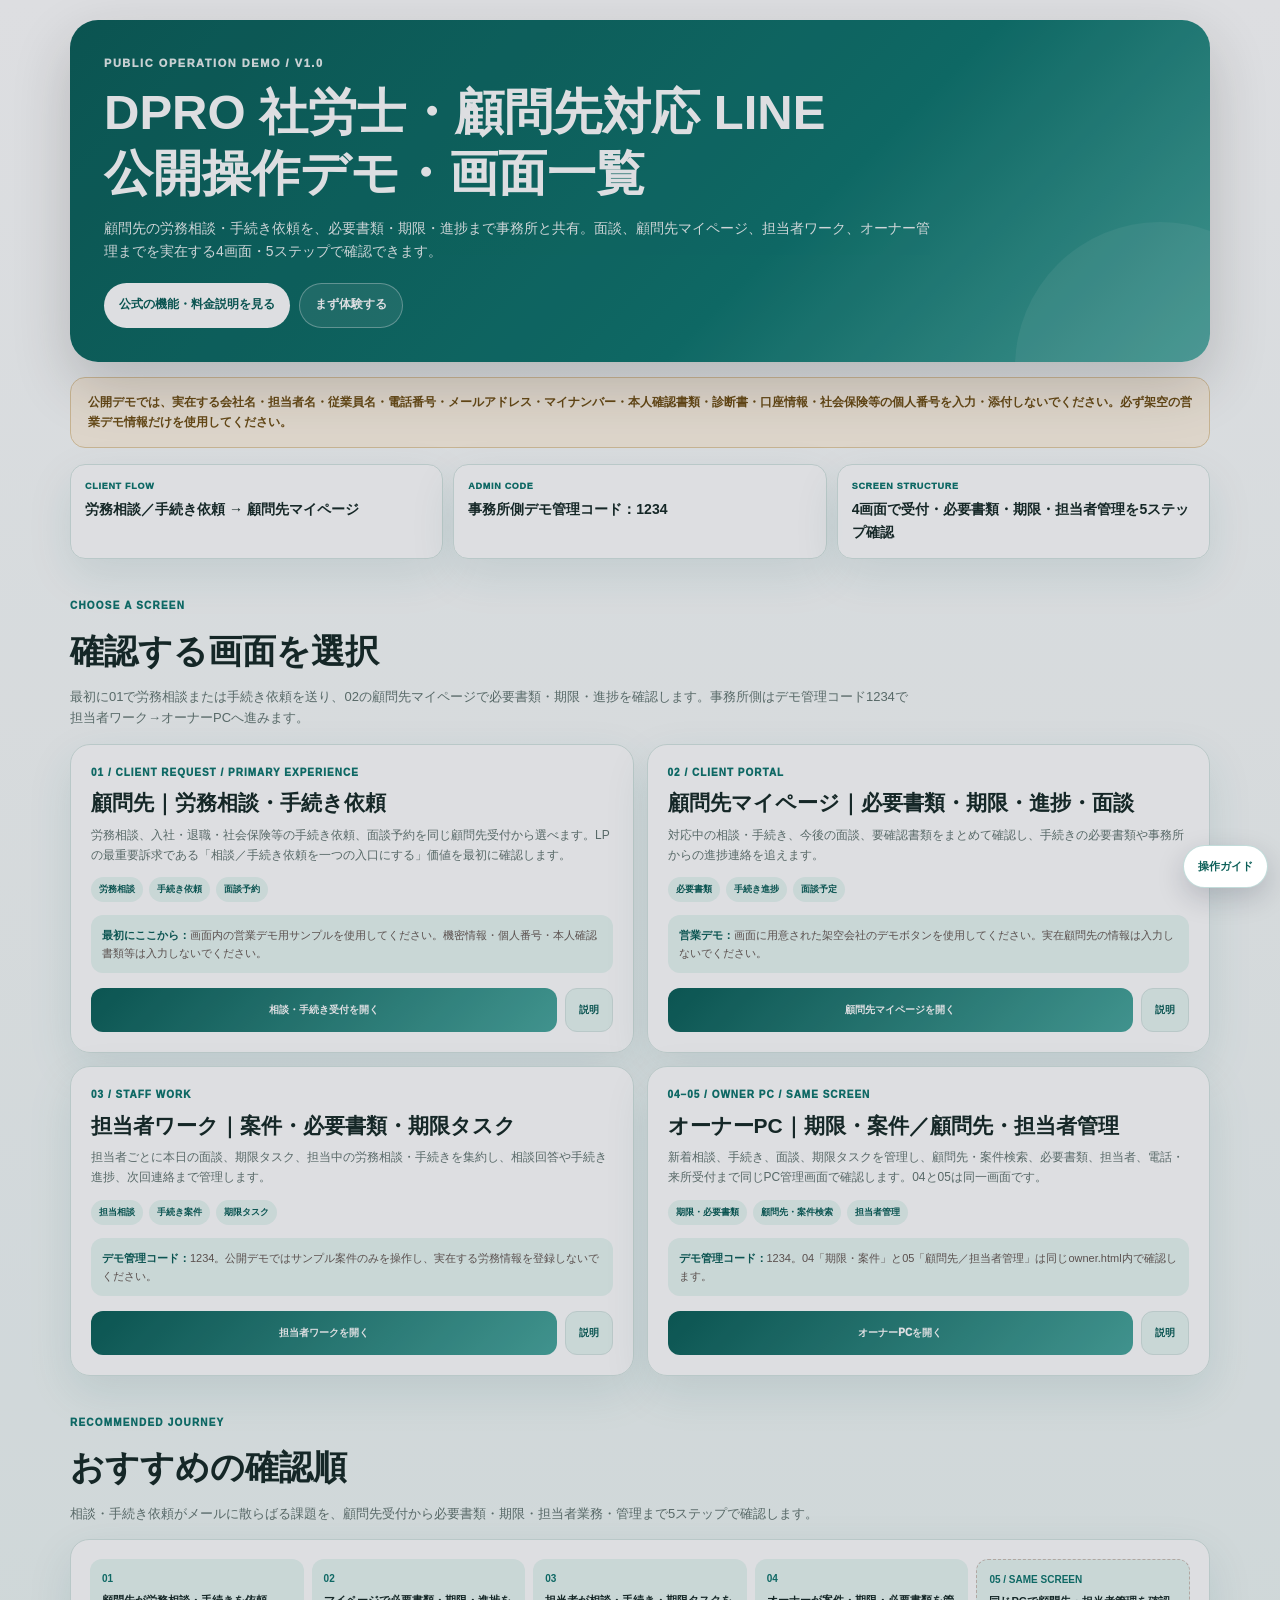
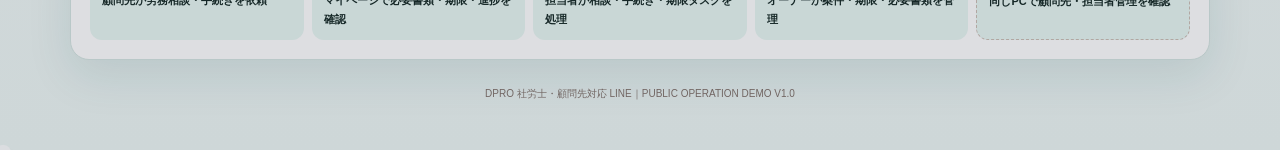
<file: product-ready-demo/demo-guide.html>
<!doctype html>
<!-- DPRO LIVE DEMO COMMON TEMPLATE V1.0 LOCK / CONFIGURABLE TEMPLATE -->
<html lang="ja">
<head>
<meta charset="utf-8">
<meta name="viewport" content="width=device-width,initial-scale=1,viewport-fit=cover">
<meta name="robots" content="noindex,nofollow,noarchive">
<title id="pageTitle">DPRO 公開操作デモ・画面一覧</title>
<style>
:root{
  --bg:#eef7f5;--card:#fff;--ink:#172b27;--muted:#647772;--line:#d6e6e2;
  --brand:#0f766e;--deep:#0b5f58;--brand2:#49a89e;--soft:#e8f7f3;
  --shadow:0 16px 46px rgba(15,95,88,.11)
}
*{box-sizing:border-box}
html{background:var(--bg);scroll-behavior:smooth}
body{margin:0;min-height:100vh;color:var(--ink);font-family:-apple-system,BlinkMacSystemFont,"Segoe UI","Noto Sans JP","Yu Gothic UI",Meiryo,sans-serif;line-height:1.65;background:linear-gradient(180deg,#fff 0%,var(--bg) 100%)}
a{color:inherit}.page{width:min(1140px,calc(100% - 24px));margin:0 auto;padding:20px 0 48px}
.hero{position:relative;overflow:hidden;padding:34px;border-radius:28px;color:#fff;background:linear-gradient(135deg,var(--deep),var(--brand) 63%,var(--brand2));box-shadow:0 23px 58px rgba(35,30,27,.20)}
.hero:after{content:"";position:absolute;right:-95px;bottom:-150px;width:290px;height:290px;border-radius:50%;background:rgba(255,255,255,.07)}
.kicker{position:relative;z-index:1;font-size:11px;font-weight:1000;letter-spacing:.14em;opacity:.9}
.hero h1{position:relative;z-index:1;margin:10px 0 0;font-size:clamp(28px,5vw,49px);line-height:1.24}
.hero p{position:relative;z-index:1;max-width:830px;margin:13px 0 0;font-size:14px;opacity:.93}
.hero-actions{position:relative;z-index:1;display:flex;gap:9px;flex-wrap:wrap;margin-top:20px}
.button{min-height:45px;display:inline-flex;align-items:center;justify-content:center;padding:9px 15px;border-radius:999px;text-decoration:none;font-size:12px;font-weight:950}
.button-light{color:var(--deep);background:#fff}.button-ghost{color:#fff;border:1px solid rgba(255,255,255,.35);background:rgba(255,255,255,.09)}
.notice{margin-top:15px;padding:15px 17px;border:1px solid #e5cda3;border-radius:15px;background:#fff5e5;color:#725013;font-size:12px;font-weight:760}
.demo-info{margin-top:16px;display:grid;grid-template-columns:repeat(3,minmax(0,1fr));gap:10px}
.demo-info>div{padding:14px;border:1px solid var(--line);border-radius:15px;background:rgba(255,255,255,.96);box-shadow:var(--shadow)}
.demo-info small{display:block;color:var(--brand);font-size:9px;font-weight:1000;letter-spacing:.08em}.demo-info strong{display:block;margin-top:4px;font-size:14px}
.section-head{margin:32px 0 15px}.section-head small{color:var(--brand);font-size:10px;font-weight:1000;letter-spacing:.12em}.section-head h2{margin:5px 0 0;font-size:clamp(23px,4vw,34px)}.section-head p{max-width:840px;margin:7px 0 0;color:var(--muted);font-size:13px}
.grid{display:grid;grid-template-columns:repeat(2,minmax(0,1fr));gap:13px}
.card{min-width:0;padding:20px;border:1px solid var(--line);border-radius:20px;background:rgba(255,255,255,.98);box-shadow:var(--shadow)}
.card-number{color:var(--brand);font-size:10px;font-weight:1000;letter-spacing:.1em}.card h3{margin:7px 0 0;font-size:21px;line-height:1.4}.card p{margin:8px 0 0;color:var(--muted);font-size:12px}
.pills{display:flex;gap:6px;flex-wrap:wrap;margin-top:12px}.pills span{padding:5px 8px;border-radius:999px;background:var(--soft);color:var(--deep);font-size:9px;font-weight:900}
.card-note{margin-top:13px;padding:11px;border-radius:12px;background:var(--soft);color:#675a54;font-size:11px}.card-note b{color:var(--deep)}
.card-actions{display:grid;grid-template-columns:1fr auto;gap:8px;margin-top:15px}
.open,.official{min-height:44px;display:flex;align-items:center;justify-content:center;padding:9px 13px;border-radius:12px;text-decoration:none;font-size:10px;font-weight:950}
.open{color:#fff;background:linear-gradient(135deg,var(--deep),var(--brand2))}.official{color:var(--deep);border:1px solid var(--line);background:var(--soft)}
.flow{margin-top:14px;padding:19px;border:1px solid var(--line);border-radius:19px;background:#fff;box-shadow:var(--shadow)}
.flow-grid{display:grid;grid-template-columns:repeat(var(--flow-cols,5),minmax(0,1fr));gap:8px}
.flow-step{padding:12px;border-radius:12px;background:var(--soft)}.flow-step b{display:block;color:var(--brand);font-size:10px}.flow-step strong{display:block;margin-top:4px;font-size:11px}.flow-step.same{border:1px dashed #cdbfb6}
.footer{margin-top:26px;color:#82736c;font-size:10px;text-align:center}
@media(max-width:900px){.flow-grid{grid-template-columns:repeat(2,minmax(0,1fr))}}
@media(max-width:760px){.hero{padding:25px 20px}.demo-info,.grid,.flow-grid{grid-template-columns:1fr}}
@media(max-width:420px){.page{width:min(100% - 16px,1140px)}.card-actions{grid-template-columns:1fr}}
</style>
<link rel="stylesheet" href="./tutorial-v1.1.css?v=CONSULT-TUTORIAL-STANDARD-V1.1-20260830">
</head>
<body>
<main class="page">
<section class="hero">
  <div class="kicker">PUBLIC OPERATION DEMO / V1.0</div>
  <h1 id="heroTitle"></h1>
  <p id="heroCopy"></p>
  <div class="hero-actions">
    <a class="button button-light" id="officialLink">公式の機能・料金説明を見る</a>
    <a class="button button-ghost" id="primaryDemoLink">まず体験する</a>
  </div>
</section>

<div class="notice" id="notice"></div>

<section class="demo-info" id="quickInfo" aria-label="デモ利用情報"></section>

<div class="section-head">
  <small>CHOOSE A SCREEN</small>
  <h2>確認する画面を選択</h2>
  <p id="screenIntro"></p>
</div>

<section class="grid" id="screenGrid"></section>

<div class="section-head">
  <small>RECOMMENDED JOURNEY</small>
  <h2>おすすめの確認順</h2>
  <p id="journeyIntro"></p>
</div>
<section class="flow"><div class="flow-grid" id="flowGrid"></div></section>

<div class="footer" id="footer"></div>
</main>

<script>
/*
  DPRO LIVE DEMO COMMON TEMPLATE V1.0
  ------------------------------------------------------------
  変更してよいのは CONFIG の値とCSS変数のブランド色のみ。
  DOM骨格・セクション順・公開注意・CHOOSE A SCREEN・
  RECOMMENDED JOURNEYはCOMMON TEMPLATE V1.0 LOCK対象。
*/
const CONFIG = {
  "systemName": "DPRO 社労士・顧問先対応 LINE",
  "pageTitle": "DPRO 社労士・顧問先対応 LINE｜公開操作デモ・画面一覧",
  "heroCopy": "顧問先の労務相談・手続き依頼を、必要書類・期限・進捗まで事務所と共有。面談、顧問先マイページ、担当者ワーク、オーナー管理までを実在する4画面・5ステップで確認できます。",
  "officialUrl": "https://dpromstk2000-lab.github.io/dpro-line-systems-site/systems/sharoushi.html",
  "primaryDemoUrl": "index.html?purpose=consultation",
  "notice": "公開デモでは、実在する会社名・担当者名・従業員名・電話番号・メールアドレス・マイナンバー・本人確認書類・診断書・口座情報・社会保険等の個人番号を入力・添付しないでください。必ず架空の営業デモ情報だけを使用してください。",
  "screenIntro": "最初に01で労務相談または手続き依頼を送り、02の顧問先マイページで必要書類・期限・進捗を確認します。事務所側はデモ管理コード1234で担当者ワーク→オーナーPCへ進みます。",
  "journeyIntro": "相談・手続き依頼がメールに散らばる課題を、顧問先受付から必要書類・期限・担当者業務・管理まで5ステップで確認します。",
  "adminCode": "1234",
  "quickInfo": [
    {
      "label": "CLIENT FLOW",
      "text": "労務相談／手続き依頼 → 顧問先マイページ"
    },
    {
      "label": "ADMIN CODE",
      "text": "事務所側デモ管理コード：1234"
    },
    {
      "label": "SCREEN STRUCTURE",
      "text": "4画面で受付・必要書類・期限・担当者管理を5ステップ確認"
    }
  ],
  "screens": [
    {
      "step": "01 / CLIENT REQUEST / PRIMARY EXPERIENCE",
      "title": "顧問先｜労務相談・手続き依頼",
      "description": "労務相談、入社・退職・社会保険等の手続き依頼、面談予約を同じ顧問先受付から選べます。LPの最重要訴求である「相談／手続き依頼を一つの入口にする」価値を最初に確認します。",
      "tags": [
        "労務相談",
        "手続き依頼",
        "面談予約"
      ],
      "note": "<b>最初にここから：</b>画面内の営業デモ用サンプルを使用してください。機密情報・個人番号・本人確認書類等は入力しないでください。",
      "url": "index.html?purpose=consultation",
      "cta": "相談・手続き受付を開く",
      "officialUrl": "https://dpromstk2000-lab.github.io/dpro-line-systems-site/lp-sharoushi.html"
    },
    {
      "step": "02 / CLIENT PORTAL",
      "title": "顧問先マイページ｜必要書類・期限・進捗・面談",
      "description": "対応中の相談・手続き、今後の面談、要確認書類をまとめて確認し、手続きの必要書類や事務所からの進捗連絡を追えます。",
      "tags": [
        "必要書類",
        "手続き進捗",
        "面談予定"
      ],
      "note": "<b>営業デモ：</b>画面に用意された架空会社のデモボタンを使用してください。実在顧問先の情報は入力しないでください。",
      "url": "member.html",
      "cta": "顧問先マイページを開く",
      "officialUrl": "https://dpromstk2000-lab.github.io/dpro-line-systems-site/lp-sharoushi.html"
    },
    {
      "step": "03 / STAFF WORK",
      "title": "担当者ワーク｜案件・必要書類・期限タスク",
      "description": "担当者ごとに本日の面談、期限タスク、担当中の労務相談・手続きを集約し、相談回答や手続き進捗、次回連絡まで管理します。",
      "tags": [
        "担当相談",
        "手続き案件",
        "期限タスク"
      ],
      "note": "<b>デモ管理コード：</b>1234。公開デモではサンプル案件のみを操作し、実在する労務情報を登録しないでください。",
      "url": "staff.html",
      "cta": "担当者ワークを開く",
      "officialUrl": "https://dpromstk2000-lab.github.io/dpro-line-systems-site/lp-sharoushi.html"
    },
    {
      "step": "04–05 / OWNER PC / SAME SCREEN",
      "title": "オーナーPC｜期限・案件／顧問先・担当者管理",
      "description": "新着相談、手続き、面談、期限タスクを管理し、顧問先・案件検索、必要書類、担当者、電話・来所受付まで同じPC管理画面で確認します。04と05は同一画面です。",
      "tags": [
        "期限・必要書類",
        "顧問先・案件検索",
        "担当者管理"
      ],
      "note": "<b>デモ管理コード：</b>1234。04「期限・案件」と05「顧問先／担当者管理」は同じowner.html内で確認します。",
      "url": "owner.html",
      "cta": "オーナーPCを開く",
      "officialUrl": "https://dpromstk2000-lab.github.io/dpro-line-systems-site/lp-sharoushi.html"
    }
  ],
  "journey": [
    {
      "step": "01",
      "text": "顧問先が労務相談・手続きを依頼"
    },
    {
      "step": "02",
      "text": "マイページで必要書類・期限・進捗を確認"
    },
    {
      "step": "03",
      "text": "担当者が相談・手続き・期限タスクを処理"
    },
    {
      "step": "04",
      "text": "オーナーが案件・期限・必要書類を管理"
    },
    {
      "step": "05",
      "text": "同じPCで顧問先・担当者管理を確認",
      "sameScreen": true
    }
  ]
};

document.documentElement.style.setProperty("--flow-cols", String(Math.min(CONFIG.journey.length, 7)));
document.title = CONFIG.pageTitle;
document.getElementById("heroTitle").innerHTML = `${CONFIG.systemName}<br>公開操作デモ・画面一覧`;
document.getElementById("heroCopy").textContent = CONFIG.heroCopy;
document.getElementById("officialLink").href = CONFIG.officialUrl;
document.getElementById("primaryDemoLink").href = CONFIG.primaryDemoUrl;
document.getElementById("notice").textContent = CONFIG.notice;
document.getElementById("screenIntro").textContent = CONFIG.screenIntro;
document.getElementById("journeyIntro").textContent = CONFIG.journeyIntro;
document.getElementById("footer").textContent = `${CONFIG.systemName}｜PUBLIC OPERATION DEMO V1.0`;

document.getElementById("quickInfo").innerHTML = CONFIG.quickInfo.map(x =>
  `<div><small>${x.label}</small><strong>${x.text}</strong></div>`
).join("");

document.getElementById("screenGrid").innerHTML = CONFIG.screens.map(x => `
  <article class="card">
    <div class="card-number">${x.step}</div>
    <h3>${x.title}</h3>
    <p>${x.description}</p>
    <div class="pills">${x.tags.map(t => `<span>${t}</span>`).join("")}</div>
    <div class="card-note">${x.note}</div>
    <div class="card-actions">
      <a class="open" href="${x.url}">${x.cta}</a>
      <a class="official" href="${x.officialUrl}">説明</a>
    </div>
  </article>
`).join("");

document.getElementById("flowGrid").innerHTML = CONFIG.journey.map(x => `
  <div class="flow-step${x.sameScreen ? " same" : ""}">
    <b>${x.step}${x.sameScreen ? " / SAME SCREEN" : ""}</b>
    <strong>${x.text}</strong>
  </div>
`).join("");
</script>
<script src="./tutorial-v1.1.js?v=CONSULT-TUTORIAL-STANDARD-V1.1-20260830"></script>
</body>
</html>
</file>
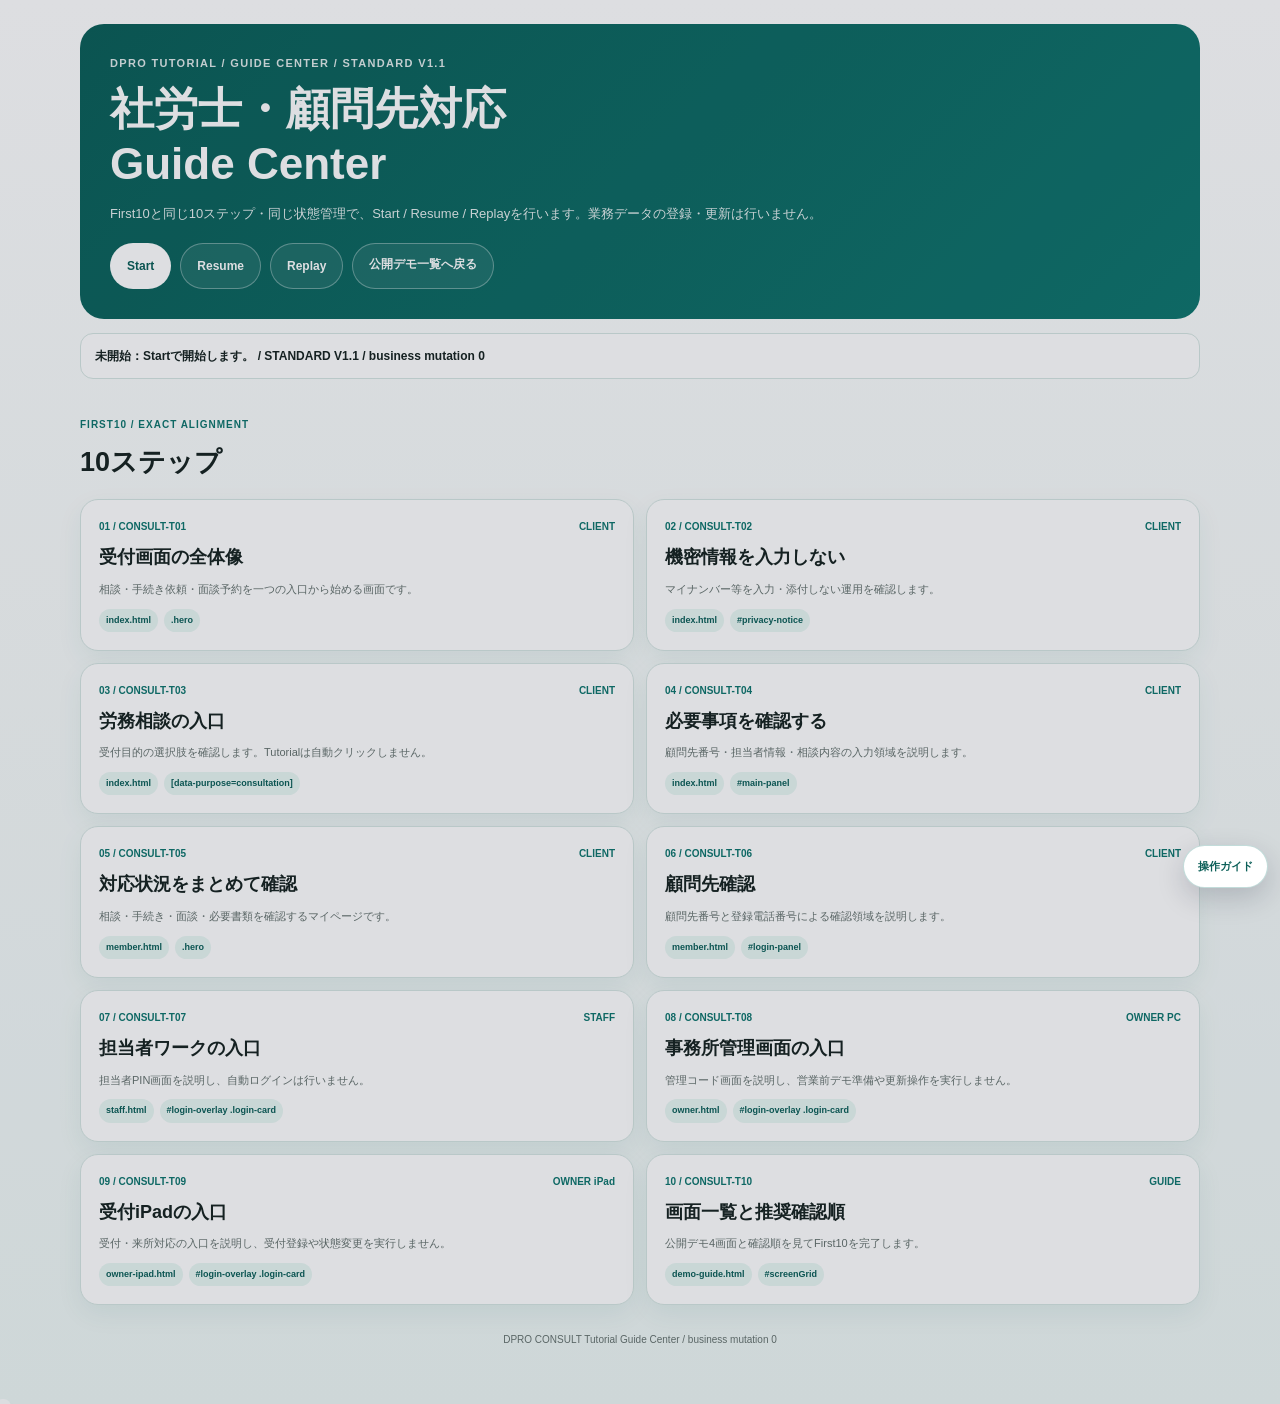
<file: product-ready-demo/guide-center.html>
<!doctype html>
<html lang="ja">
<head>
<meta charset="utf-8">
<meta name="viewport" content="width=device-width,initial-scale=1,viewport-fit=cover">
<meta name="robots" content="noindex,nofollow,noarchive">
<meta name="theme-color" content="#0f766e">
<title>DPRO 社労士・顧問先対応｜Guide Center</title>
<link rel="stylesheet" href="./tutorial-v1.1.css?v=CONSULT-TUTORIAL-STANDARD-V1.1-20260830">
<style>
:root{--bg:#eef7f5;--card:#fff;--ink:#172421;--muted:#66736f;--line:#d6e6e2;--brand:#0f766e;--deep:#0b5f58;--soft:#e8f7f3}
*{box-sizing:border-box}html{background:var(--bg)}body{margin:0;color:var(--ink);font-family:-apple-system,BlinkMacSystemFont,"Segoe UI","Noto Sans JP","Yu Gothic UI",Meiryo,sans-serif;line-height:1.7;background:linear-gradient(180deg,#fff,var(--bg));min-width:320px}.wrap{width:min(1120px,calc(100% - 24px));margin:0 auto;padding:24px 0 56px}.hero{padding:30px;border-radius:24px;background:linear-gradient(135deg,var(--deep),var(--brand));color:#fff}.eyebrow{font-size:11px;font-weight:900;letter-spacing:.12em;opacity:.88}.hero h1{margin:8px 0 0;font-size:clamp(28px,5vw,44px);line-height:1.25}.hero p{max-width:820px;margin:12px 0 0;font-size:13px;opacity:.9}.controls{display:flex;flex-wrap:wrap;gap:9px;margin-top:18px}.controls button,.back-link{min-height:46px;padding:10px 16px;border:1px solid rgba(255,255,255,.35);border-radius:999px;background:#fff;color:var(--deep);cursor:pointer;text-decoration:none;font:inherit;font-size:12px;font-weight:900}.controls button.secondary,.back-link{background:rgba(255,255,255,.08);color:#fff}.controls button:focus-visible,.guide-card:focus-visible,.back-link:focus-visible{outline:3px solid #60a5fa;outline-offset:3px}.status{margin-top:14px;padding:12px 14px;border:1px solid var(--line);border-radius:13px;background:#fff;font-size:12px;font-weight:800}.section-head{margin:30px 0 13px}.section-head small{color:var(--brand);font-size:10px;font-weight:900;letter-spacing:.1em}.section-head h2{margin:4px 0 0;font-size:27px}.grid{display:grid;grid-template-columns:repeat(2,minmax(0,1fr));gap:12px}.guide-card{padding:18px;border:1px solid var(--line);border-radius:18px;background:var(--card);box-shadow:0 9px 26px rgba(15,95,88,.07)}.guide-no{display:flex;align-items:center;justify-content:space-between;gap:8px;color:var(--brand);font-size:10px;font-weight:900}.guide-card h3{margin:7px 0 0;font-size:18px}.guide-card p{margin:7px 0 0;color:var(--muted);font-size:11px}.meta{display:flex;flex-wrap:wrap;gap:6px;margin-top:10px}.meta span{padding:4px 7px;border-radius:999px;background:var(--soft);color:var(--deep);font-size:9px;font-weight:850}.footer{margin-top:26px;color:var(--muted);font-size:10px;text-align:center}@media(max-width:720px){.wrap{width:min(100% - 16px,1120px);padding-top:8px}.hero{padding:23px 18px}.grid{grid-template-columns:1fr}.guide-card{padding:16px}.controls{display:grid;grid-template-columns:1fr 1fr}.controls button,.back-link{width:100%;text-align:center}.controls .wide{grid-column:1/-1}}@media(max-width:360px){.controls{grid-template-columns:1fr}.controls .wide{grid-column:auto}}
</style>
</head>
<body>
<main class="wrap">
<section class="hero">
  <div class="eyebrow">DPRO TUTORIAL / GUIDE CENTER / STANDARD V1.1</div>
  <h1>社労士・顧問先対応<br>Guide Center</h1>
  <p>First10と同じ10ステップ・同じ状態管理で、Start / Resume / Replayを行います。業務データの登録・更新は行いません。</p>
  <div class="controls" aria-label="Tutorial controls">
    <button id="guide-start" type="button">Start</button>
    <button id="guide-resume" class="secondary" type="button">Resume</button>
    <button id="guide-replay" class="secondary" type="button">Replay</button>
    <a class="back-link wide" href="./demo-guide.html">公開デモ一覧へ戻る</a>
  </div>
</section>
<div class="status" id="guide-status" role="status" aria-live="polite">状態を確認しています。</div>
<div class="section-head"><small>FIRST10 / EXACT ALIGNMENT</small><h2>10ステップ</h2></div>
<section class="grid" id="guide-grid">
  <article class="guide-card" tabindex="0" data-step-id="CONSULT-T01"><div class="guide-no"><span>01 / CONSULT-T01</span><span>CLIENT</span></div><h3>受付画面の全体像</h3><p>相談・手続き依頼・面談予約を一つの入口から始める画面です。</p><div class="meta"><span>index.html</span><span>.hero</span></div></article>
  <article class="guide-card" tabindex="0" data-step-id="CONSULT-T02"><div class="guide-no"><span>02 / CONSULT-T02</span><span>CLIENT</span></div><h3>機密情報を入力しない</h3><p>マイナンバー等を入力・添付しない運用を確認します。</p><div class="meta"><span>index.html</span><span>#privacy-notice</span></div></article>
  <article class="guide-card" tabindex="0" data-step-id="CONSULT-T03"><div class="guide-no"><span>03 / CONSULT-T03</span><span>CLIENT</span></div><h3>労務相談の入口</h3><p>受付目的の選択肢を確認します。Tutorialは自動クリックしません。</p><div class="meta"><span>index.html</span><span>[data-purpose=consultation]</span></div></article>
  <article class="guide-card" tabindex="0" data-step-id="CONSULT-T04"><div class="guide-no"><span>04 / CONSULT-T04</span><span>CLIENT</span></div><h3>必要事項を確認する</h3><p>顧問先番号・担当者情報・相談内容の入力領域を説明します。</p><div class="meta"><span>index.html</span><span>#main-panel</span></div></article>
  <article class="guide-card" tabindex="0" data-step-id="CONSULT-T05"><div class="guide-no"><span>05 / CONSULT-T05</span><span>CLIENT</span></div><h3>対応状況をまとめて確認</h3><p>相談・手続き・面談・必要書類を確認するマイページです。</p><div class="meta"><span>member.html</span><span>.hero</span></div></article>
  <article class="guide-card" tabindex="0" data-step-id="CONSULT-T06"><div class="guide-no"><span>06 / CONSULT-T06</span><span>CLIENT</span></div><h3>顧問先確認</h3><p>顧問先番号と登録電話番号による確認領域を説明します。</p><div class="meta"><span>member.html</span><span>#login-panel</span></div></article>
  <article class="guide-card" tabindex="0" data-step-id="CONSULT-T07"><div class="guide-no"><span>07 / CONSULT-T07</span><span>STAFF</span></div><h3>担当者ワークの入口</h3><p>担当者PIN画面を説明し、自動ログインは行いません。</p><div class="meta"><span>staff.html</span><span>#login-overlay .login-card</span></div></article>
  <article class="guide-card" tabindex="0" data-step-id="CONSULT-T08"><div class="guide-no"><span>08 / CONSULT-T08</span><span>OWNER PC</span></div><h3>事務所管理画面の入口</h3><p>管理コード画面を説明し、営業前デモ準備や更新操作を実行しません。</p><div class="meta"><span>owner.html</span><span>#login-overlay .login-card</span></div></article>
  <article class="guide-card" tabindex="0" data-step-id="CONSULT-T09"><div class="guide-no"><span>09 / CONSULT-T09</span><span>OWNER iPad</span></div><h3>受付iPadの入口</h3><p>受付・来所対応の入口を説明し、受付登録や状態変更を実行しません。</p><div class="meta"><span>owner-ipad.html</span><span>#login-overlay .login-card</span></div></article>
  <article class="guide-card" tabindex="0" data-step-id="CONSULT-T10"><div class="guide-no"><span>10 / CONSULT-T10</span><span>GUIDE</span></div><h3>画面一覧と推奨確認順</h3><p>公開デモ4画面と確認順を見てFirst10を完了します。</p><div class="meta"><span>demo-guide.html</span><span>#screenGrid</span></div></article>
</section>
<div class="footer">DPRO CONSULT Tutorial Guide Center / business mutation 0</div>
</main>
<script src="./tutorial-v1.1.js?v=CONSULT-TUTORIAL-STANDARD-V1.1-20260830"></script>
<script>
(() => {
  'use strict';
  const status = document.getElementById('guide-status');
  function api(){ return window.DPRO_TUTORIAL_CONSULT_V11; }
  function render(){
    const a=api(); if(!a){status.textContent='Tutorial engineを読み込んでいます。';return;}
    const s=a.getState();
    const label=s.status==='active'?`進行中：${s.step+1}/10`:(s.status==='completed'?'完了：Replayできます。':(s.status==='skipped'?'スキップ済み：Replayできます。':'未開始：Startで開始します。'));
    status.textContent=`${label} / STANDARD V1.1 / business mutation 0`;
  }
  document.getElementById('guide-start').addEventListener('click',()=>api()?.start());
  document.getElementById('guide-resume').addEventListener('click',()=>api()?.resume());
  document.getElementById('guide-replay').addEventListener('click',()=>api()?.replay());
  addEventListener('dpro:tutorial-state',render);
  if(document.readyState==='loading')document.addEventListener('DOMContentLoaded',render,{once:true});else render();
  setTimeout(render,0);
})();
</script>
</body>
</html>
</file>
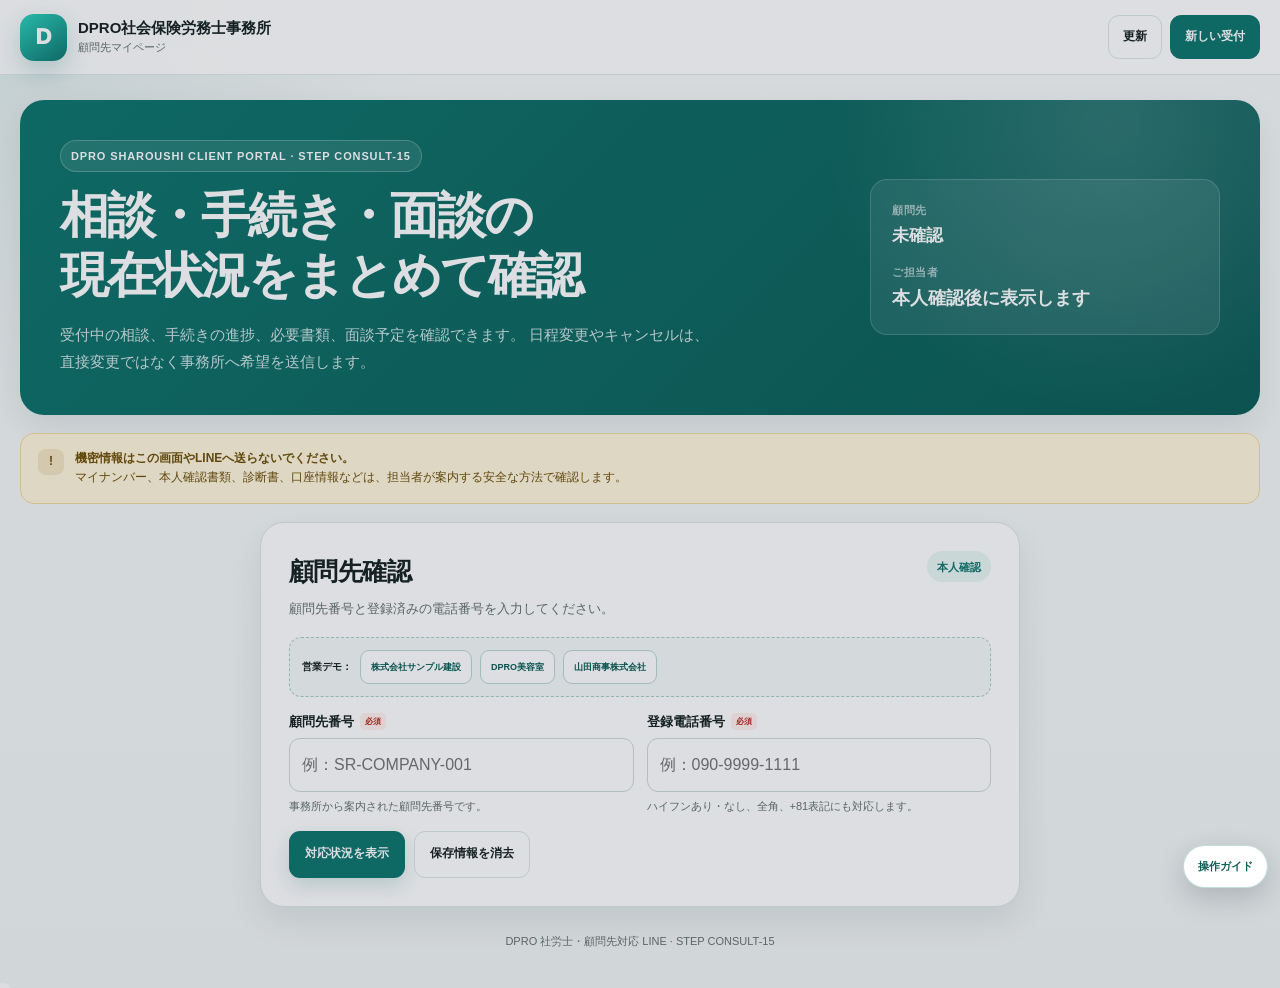
<file: product-ready-demo/member.html>
<!doctype html>
<html lang="ja">
<head>
  <meta charset="utf-8">
  <meta name="viewport" content="width=device-width, initial-scale=1, viewport-fit=cover">
  <meta name="theme-color" content="#0f766e">
  <meta name="description" content="DPRO社会保険労務士事務所の顧問先向けマイページです。相談・手続き・面談・必要書類・進捗を確認できます。">
  <title>DPRO 社労士・顧問先対応 LINE｜対応状況</title>
  <style>
    :root {
      color-scheme: light;
      --bg: #f3f7f7;
      --surface: #ffffff;
      --surface-soft: #f7faf9;
      --text: #172421;
      --muted: #66736f;
      --line: #dce7e4;
      --primary: #0f766e;
      --primary-dark: #0b5f58;
      --primary-soft: #e8f7f3;
      --accent: #2563eb;
      --accent-soft: #edf4ff;
      --success: #13795b;
      --success-soft: #e8f7f0;
      --warning: #a16207;
      --warning-soft: #fff7dd;
      --danger: #b42318;
      --danger-soft: #fff0ee;
      --neutral: #64748b;
      --shadow: 0 14px 34px rgba(15, 59, 54, .09);
      --radius-xl: 24px;
      --radius-lg: 18px;
      --radius-md: 13px;
      --content: 1120px;
    }

    * {
      box-sizing: border-box;
    }

    html {
      scroll-behavior: smooth;
    }

    body {
      margin: 0;
      min-width: 320px;
      background:
        radial-gradient(circle at top left, rgba(15,118,110,.10), transparent 27rem),
        linear-gradient(#f8fbfa, #f2f6f5);
      color: var(--text);
      font-family:
        -apple-system, BlinkMacSystemFont, "Segoe UI", "Noto Sans JP",
        "Hiragino Kaku Gothic ProN", "Yu Gothic", Meiryo, sans-serif;
      line-height: 1.65;
    }

    button,
    input,
    select,
    textarea {
      font: inherit;
    }

    button,
    a,
    summary {
      -webkit-tap-highlight-color: transparent;
    }

    a {
      color: inherit;
    }

    [hidden] {
      display: none !important;
    }

    .app {
      min-height: 100vh;
      padding-bottom: calc(38px + env(safe-area-inset-bottom));
    }

    .topbar {
      position: sticky;
      top: 0;
      z-index: 50;
      border-bottom: 1px solid rgba(220,231,228,.9);
      background: rgba(255,255,255,.92);
      backdrop-filter: blur(12px);
    }

    .topbar-inner {
      display: flex;
      align-items: center;
      justify-content: space-between;
      gap: 14px;
      width: min(var(--content), calc(100% - 28px));
      min-height: 66px;
      margin: 0 auto;
    }

    .brand {
      display: flex;
      align-items: center;
      gap: 11px;
      min-width: 0;
      text-decoration: none;
    }

    .brand-mark {
      display: grid;
      place-items: center;
      width: 42px;
      height: 42px;
      flex: 0 0 auto;
      border-radius: 14px;
      background: linear-gradient(145deg, #2dd4bf, #0f766e);
      color: #ffffff;
      box-shadow: 0 10px 24px rgba(15,118,110,.22);
      font-size: 19px;
      font-weight: 950;
    }

    .brand-copy {
      min-width: 0;
    }

    .brand-copy strong {
      display: block;
      overflow: hidden;
      font-size: 13px;
      line-height: 1.35;
      text-overflow: ellipsis;
      white-space: nowrap;
    }

    .brand-copy span {
      display: block;
      color: var(--muted);
      font-size: 10px;
    }

    .top-actions {
      display: flex;
      align-items: center;
      gap: 8px;
    }

    .top-link {
      display: inline-flex;
      align-items: center;
      justify-content: center;
      min-height: 38px;
      padding: 8px 12px;
      border: 1px solid var(--line);
      border-radius: 11px;
      background: #ffffff;
      color: var(--text);
      text-decoration: none;
      font-size: 10px;
      font-weight: 850;
    }

    .top-link.primary {
      border-color: var(--primary);
      background: var(--primary);
      color: #ffffff;
    }

    .hero {
      width: min(var(--content), calc(100% - 28px));
      margin: 22px auto 0;
      overflow: hidden;
      border-radius: var(--radius-xl);
      background:
        radial-gradient(circle at 88% 8%, rgba(255,255,255,.14), transparent 18rem),
        linear-gradient(135deg, #0f766e, #0c5d57);
      color: #ffffff;
      box-shadow: var(--shadow);
    }

    .hero-inner {
      display: grid;
      grid-template-columns: minmax(0, 1fr) 320px;
      gap: 26px;
      padding: 34px;
    }

    .hero-eyebrow {
      display: inline-flex;
      align-items: center;
      gap: 7px;
      margin-bottom: 14px;
      padding: 6px 10px;
      border: 1px solid rgba(255,255,255,.23);
      border-radius: 999px;
      background: rgba(255,255,255,.1);
      font-size: 10px;
      font-weight: 850;
      letter-spacing: .08em;
    }

    .hero h1 {
      margin: 0;
      font-size: clamp(27px, 4vw, 43px);
      line-height: 1.22;
      letter-spacing: -.04em;
    }

    .hero p {
      max-width: 660px;
      margin: 15px 0 0;
      color: rgba(255,255,255,.82);
      font-size: 13px;
    }

    .hero-account {
      align-self: center;
      padding: 18px;
      border: 1px solid rgba(255,255,255,.17);
      border-radius: 17px;
      background: rgba(255,255,255,.09);
    }

    .hero-account span {
      display: block;
      color: rgba(255,255,255,.62);
      font-size: 9px;
      font-weight: 800;
      letter-spacing: .06em;
    }

    .hero-account strong {
      display: block;
      overflow-wrap: anywhere;
      margin-top: 3px;
      font-size: 14px;
    }

    .hero-account .company-name {
      margin-bottom: 12px;
      font-size: 17px;
    }

    .content {
      width: min(var(--content), calc(100% - 28px));
      margin: 18px auto 0;
    }

    .notice {
      display: flex;
      align-items: flex-start;
      gap: 11px;
      padding: 14px 16px;
      border: 1px solid #efdca1;
      border-radius: 14px;
      background: var(--warning-soft);
      color: #705007;
      font-size: 11px;
    }

    .notice-icon {
      display: grid;
      place-items: center;
      width: 26px;
      height: 26px;
      flex: 0 0 auto;
      border-radius: 8px;
      background: rgba(161,98,7,.11);
      font-weight: 900;
    }

    .login-panel,
    .panel {
      margin-top: 18px;
      padding: 24px;
      border: 1px solid var(--line);
      border-radius: var(--radius-xl);
      background: var(--surface);
      box-shadow: var(--shadow);
    }

    .login-panel {
      max-width: 760px;
      margin-right: auto;
      margin-left: auto;
    }

    .panel-header {
      display: flex;
      align-items: flex-start;
      justify-content: space-between;
      gap: 16px;
      margin-bottom: 18px;
    }

    .panel-header h2 {
      margin: 0;
      font-size: 21px;
      letter-spacing: -.025em;
    }

    .panel-header p {
      margin: 5px 0 0;
      color: var(--muted);
      font-size: 11px;
    }

    .badge {
      display: inline-flex;
      align-items: center;
      gap: 7px;
      flex: 0 0 auto;
      min-height: 30px;
      padding: 6px 10px;
      border-radius: 999px;
      background: var(--primary-soft);
      color: var(--primary);
      font-size: 9px;
      font-weight: 900;
      white-space: nowrap;
    }

    .form-grid {
      display: grid;
      grid-template-columns: repeat(2, minmax(0, 1fr));
      gap: 13px;
    }

    .field {
      min-width: 0;
    }

    .field.full {
      grid-column: 1 / -1;
    }

    .label {
      display: flex;
      align-items: center;
      gap: 6px;
      margin-bottom: 6px;
      font-size: 11px;
      font-weight: 850;
    }

    .required {
      padding: 2px 5px;
      border-radius: 5px;
      background: var(--danger-soft);
      color: var(--danger);
      font-size: 8px;
      font-weight: 900;
    }

    .input,
    .textarea,
    .select {
      width: 100%;
      border: 1px solid #cddbd7;
      border-radius: 11px;
      background: #ffffff;
      color: var(--text);
      outline: none;
    }

    .input,
    .select {
      min-height: 45px;
      padding: 10px 12px;
    }

    .textarea {
      min-height: 112px;
      padding: 11px 12px;
      resize: vertical;
    }

    .input:focus,
    .textarea:focus,
    .select:focus {
      border-color: var(--primary);
      box-shadow: 0 0 0 3px rgba(15,118,110,.11);
    }

    .help {
      margin-top: 5px;
      color: var(--muted);
      font-size: 9px;
    }

    .demo-row {
      display: flex;
      flex-wrap: wrap;
      align-items: center;
      gap: 8px;
      margin-bottom: 14px;
      padding: 12px;
      border: 1px dashed #a9cfc7;
      border-radius: 12px;
      background: #f5fbf9;
    }

    .demo-row strong {
      font-size: 10px;
    }

    .demo-btn {
      min-height: 34px;
      padding: 7px 10px;
      border: 1px solid #b9d7d1;
      border-radius: 9px;
      background: #ffffff;
      color: var(--primary-dark);
      cursor: pointer;
      font-size: 9px;
      font-weight: 850;
    }

    .btn {
      display: inline-flex;
      align-items: center;
      justify-content: center;
      gap: 7px;
      min-height: 43px;
      padding: 9px 15px;
      border: 1px solid transparent;
      border-radius: 11px;
      cursor: pointer;
      text-decoration: none;
      font-size: 10px;
      font-weight: 900;
      transition: transform .14s ease, background .14s ease, opacity .14s ease;
    }

    .btn:hover:not(:disabled) {
      transform: translateY(-1px);
    }

    .btn:disabled {
      opacity: .56;
      cursor: not-allowed;
    }

    .btn-primary {
      background: var(--primary);
      color: #ffffff;
      box-shadow: 0 8px 20px rgba(15,118,110,.18);
    }

    .btn-primary:hover:not(:disabled) {
      background: var(--primary-dark);
    }

    .btn-accent {
      background: var(--accent);
      color: #ffffff;
    }

    .btn-light {
      border-color: var(--line);
      background: #ffffff;
      color: var(--text);
    }

    .btn-warning {
      border-color: #ecd58c;
      background: var(--warning-soft);
      color: var(--warning);
    }

    .btn-danger {
      border-color: #f0beb8;
      background: var(--danger-soft);
      color: var(--danger);
    }

    .login-actions {
      display: flex;
      flex-wrap: wrap;
      gap: 9px;
      margin-top: 15px;
    }

    .error-box {
      margin-top: 13px;
      padding: 13px;
      border: 1px solid #f1bcb6;
      border-radius: 12px;
      background: var(--danger-soft);
      color: var(--danger);
      font-size: 10px;
      font-weight: 750;
    }

    .dashboard {
      margin-top: 18px;
    }

    .summary-grid {
      display: grid;
      grid-template-columns: repeat(4, minmax(0, 1fr));
      gap: 11px;
    }

    .summary-card {
      min-width: 0;
      padding: 16px;
      border: 1px solid var(--line);
      border-radius: 15px;
      background: var(--surface);
      box-shadow: 0 5px 18px rgba(15,59,54,.045);
    }

    .summary-card span {
      display: block;
      color: var(--muted);
      font-size: 9px;
      font-weight: 800;
    }

    .summary-card strong {
      display: block;
      margin-top: 4px;
      font-size: 26px;
      line-height: 1.15;
      letter-spacing: -.04em;
    }

    .summary-card small {
      display: block;
      margin-top: 4px;
      color: var(--muted);
      font-size: 8px;
    }

    .quick-actions {
      display: grid;
      grid-template-columns: repeat(4, minmax(0, 1fr));
      gap: 10px;
      margin-top: 12px;
    }

    .quick-action {
      display: flex;
      align-items: center;
      gap: 10px;
      min-height: 68px;
      padding: 13px;
      border: 1px solid var(--line);
      border-radius: 14px;
      background: #ffffff;
      text-decoration: none;
      box-shadow: 0 5px 16px rgba(15,59,54,.04);
      transition: .15s ease;
    }

    .quick-action:hover {
      transform: translateY(-1px);
      border-color: #9ecdc4;
    }

    .quick-icon {
      display: grid;
      place-items: center;
      width: 38px;
      height: 38px;
      flex: 0 0 auto;
      border-radius: 12px;
      background: var(--primary-soft);
      color: var(--primary);
      font-size: 13px;
      font-weight: 900;
    }

    .quick-action strong {
      display: block;
      font-size: 10px;
    }

    .quick-action span {
      display: block;
      margin-top: 2px;
      color: var(--muted);
      font-size: 8px;
    }

    .section-tabs {
      position: sticky;
      top: 77px;
      z-index: 30;
      display: flex;
      gap: 7px;
      margin-top: 16px;
      padding: 8px;
      overflow-x: auto;
      border: 1px solid rgba(220,231,228,.94);
      border-radius: 14px;
      background: rgba(255,255,255,.93);
      box-shadow: 0 8px 22px rgba(15,59,54,.07);
      backdrop-filter: blur(12px);
      scrollbar-width: none;
    }

    .section-tabs::-webkit-scrollbar {
      display: none;
    }

    .tab-btn {
      flex: 0 0 auto;
      min-height: 37px;
      padding: 8px 12px;
      border: 1px solid transparent;
      border-radius: 10px;
      background: transparent;
      color: var(--muted);
      cursor: pointer;
      font-size: 9px;
      font-weight: 900;
      white-space: nowrap;
    }

    .tab-btn.active {
      background: var(--primary);
      color: #ffffff;
    }

    .tab-section {
      scroll-margin-top: 130px;
      margin-top: 16px;
    }

    .list {
      display: grid;
      gap: 11px;
    }

    .item-card {
      overflow: hidden;
      border: 1px solid var(--line);
      border-radius: 15px;
      background: #ffffff;
      box-shadow: 0 5px 18px rgba(15,59,54,.04);
    }

    .item-main {
      padding: 16px;
    }

    .item-head {
      display: flex;
      align-items: flex-start;
      justify-content: space-between;
      gap: 12px;
    }

    .item-title {
      min-width: 0;
    }

    .item-title small {
      display: block;
      color: var(--muted);
      font-size: 8px;
      font-weight: 750;
    }

    .item-title h3 {
      margin: 3px 0 0;
      overflow-wrap: anywhere;
      font-size: 14px;
      line-height: 1.45;
    }

    .status {
      display: inline-flex;
      align-items: center;
      justify-content: center;
      flex: 0 0 auto;
      min-height: 28px;
      padding: 5px 9px;
      border-radius: 999px;
      background: #eef2f1;
      color: var(--neutral);
      font-size: 8px;
      font-weight: 900;
      white-space: nowrap;
    }

    .status.active {
      background: var(--primary-soft);
      color: var(--primary);
    }

    .status.warning {
      background: var(--warning-soft);
      color: var(--warning);
    }

    .status.done {
      background: var(--success-soft);
      color: var(--success);
    }

    .status.danger {
      background: var(--danger-soft);
      color: var(--danger);
    }

    .meta-grid {
      display: grid;
      grid-template-columns: repeat(4, minmax(0, 1fr));
      gap: 8px;
      margin-top: 12px;
    }

    .meta {
      min-width: 0;
      padding: 9px 10px;
      border: 1px solid #e5ecea;
      border-radius: 10px;
      background: var(--surface-soft);
    }

    .meta span {
      display: block;
      color: var(--muted);
      font-size: 7px;
      font-weight: 800;
    }

    .meta strong {
      display: block;
      overflow-wrap: anywhere;
      margin-top: 2px;
      font-size: 9px;
    }

    .item-description {
      margin-top: 11px;
      padding: 11px;
      border-radius: 10px;
      background: #f7faf9;
      color: #394641;
      font-size: 9px;
      white-space: pre-wrap;
      word-break: break-word;
    }

    .item-actions {
      display: flex;
      flex-wrap: wrap;
      gap: 8px;
      margin-top: 12px;
    }

    details {
      border-top: 1px solid #edf2f0;
      background: #fbfdfc;
    }

    details summary {
      padding: 11px 16px;
      cursor: pointer;
      color: var(--primary-dark);
      font-size: 9px;
      font-weight: 900;
      list-style: none;
    }

    details summary::-webkit-details-marker {
      display: none;
    }

    details summary::after {
      content: "＋";
      float: right;
    }

    details[open] summary::after {
      content: "－";
    }

    .details-body {
      padding: 0 16px 15px;
    }

    .document-list,
    .progress-list {
      display: grid;
      gap: 8px;
      margin: 0;
      padding: 0;
      list-style: none;
    }

    .document-item,
    .progress-item {
      display: grid;
      grid-template-columns: minmax(0, 1fr) auto;
      align-items: start;
      gap: 10px;
      padding: 10px;
      border: 1px solid #e2ebe8;
      border-radius: 10px;
      background: #ffffff;
    }

    .document-item strong,
    .progress-item strong {
      display: block;
      font-size: 9px;
    }

    .document-item p,
    .progress-item p {
      margin: 3px 0 0;
      color: var(--muted);
      font-size: 8px;
    }

    .empty {
      padding: 28px 18px;
      border: 1px dashed #cbdad6;
      border-radius: 14px;
      background: #fafcfb;
      color: var(--muted);
      text-align: center;
    }

    .empty strong {
      display: block;
      color: var(--text);
      font-size: 12px;
    }

    .empty p {
      margin: 5px 0 0;
      font-size: 9px;
    }

    .loading {
      display: grid;
      place-items: center;
      min-height: 260px;
      color: var(--muted);
      text-align: center;
    }

    .spinner {
      width: 38px;
      height: 38px;
      margin: 0 auto 12px;
      border: 4px solid #dfeae7;
      border-top-color: var(--primary);
      border-radius: 50%;
      animation: spin .85s linear infinite;
    }

    @keyframes spin {
      to { transform: rotate(360deg); }
    }

    dialog {
      width: min(560px, calc(100% - 24px));
      max-height: calc(100vh - 28px);
      padding: 0;
      overflow: auto;
      border: 0;
      border-radius: 19px;
      background: #ffffff;
      box-shadow: 0 26px 80px rgba(15,23,42,.28);
    }

    dialog::backdrop {
      background: rgba(15,23,42,.56);
      backdrop-filter: blur(3px);
    }

    .dialog-head {
      display: flex;
      align-items: flex-start;
      justify-content: space-between;
      gap: 12px;
      padding: 19px 20px;
      border-bottom: 1px solid var(--line);
    }

    .dialog-head h2 {
      margin: 0;
      font-size: 17px;
    }

    .dialog-head p {
      margin: 4px 0 0;
      color: var(--muted);
      font-size: 9px;
    }

    .dialog-close {
      display: grid;
      place-items: center;
      width: 34px;
      height: 34px;
      border: 1px solid var(--line);
      border-radius: 10px;
      background: #ffffff;
      cursor: pointer;
      font-size: 16px;
    }

    .dialog-body {
      padding: 20px;
    }

    .dialog-actions {
      display: flex;
      justify-content: flex-end;
      gap: 8px;
      margin-top: 14px;
    }

    .footer {
      width: min(var(--content), calc(100% - 28px));
      margin: 25px auto 0;
      color: var(--muted);
      font-size: 9px;
      text-align: center;
    }

    @media (max-width: 860px) {
      .hero-inner {
        grid-template-columns: 1fr;
      }

      .summary-grid,
      .quick-actions {
        grid-template-columns: repeat(2, minmax(0, 1fr));
      }

      .meta-grid {
        grid-template-columns: repeat(2, minmax(0, 1fr));
      }
    }

    @media (max-width: 560px) {
      .topbar-inner {
        min-height: 60px;
      }

      .brand-copy span,
      .top-link:not(.primary) {
        display: none;
      }

      .hero,
      .content,
      .footer {
        width: min(100% - 20px, var(--content));
      }

      .hero {
        margin-top: 12px;
      }

      .hero-inner {
        padding: 23px;
      }

      .login-panel,
      .panel {
        padding: 18px 15px;
        border-radius: 18px;
      }

      .form-grid {
        grid-template-columns: 1fr;
      }

      .field.full {
        grid-column: auto;
      }

      .summary-grid,
      .quick-actions {
        grid-template-columns: 1fr 1fr;
      }

      .summary-card strong {
        font-size: 22px;
      }

      .section-tabs {
        top: 68px;
      }

      .item-head {
        display: block;
      }

      .status {
        margin-top: 8px;
      }

      .meta-grid {
        grid-template-columns: 1fr 1fr;
      }

      .item-actions .btn {
        flex: 1 1 calc(50% - 8px);
      }

      .dialog-actions {
        display: grid;
        grid-template-columns: 1fr;
      }

      .dialog-actions .btn {
        width: 100%;
      }
    }
  
    /* =========================================================
       STEP CONSULT-15
       全画面視認性統一：顧問先マイページ
       ========================================================= */

    :root {
      --content: 1240px;
    }

    body {
      font-size: 16px;
    }

    .topbar-inner {
      min-height: 74px;
    }

    .brand-mark {
      width: 47px;
      height: 47px;
      font-size: 22px;
    }

    .brand-copy strong {
      font-size: 15px;
    }

    .brand-copy span {
      font-size: 11px;
    }

    .top-link {
      min-height: 44px;
      padding: 9px 14px;
      font-size: 12px;
    }

    .hero {
      margin-top: 25px;
    }

    .hero-inner {
      grid-template-columns: minmax(0, 1fr) 350px;
      padding: 40px;
    }

    .hero-eyebrow {
      font-size: 11px;
    }

    .hero h1 {
      font-size: clamp(34px, 4vw, 49px);
    }

    .hero p {
      font-size: 15px;
      line-height: 1.8;
    }

    .hero-account {
      padding: 21px;
    }

    .hero-account span {
      font-size: 11px;
    }

    .hero-account strong {
      font-size: 18px;
    }

    .notice {
      padding: 15px 17px;
      font-size: 12px;
    }

    .summary-grid {
      gap: 13px;
    }

    .summary-card {
      padding: 20px;
    }

    .summary-card span {
      font-size: 11px;
    }

    .summary-card strong {
      font-size: 34px;
    }

    .summary-card small {
      font-size: 10px;
    }

    .quick-actions {
      gap: 12px;
    }

    .quick-action {
      min-height: 83px;
      padding: 16px;
    }

    .quick-icon {
      width: 43px;
      height: 43px;
      font-size: 17px;
    }

    .quick-action strong {
      font-size: 15px;
    }

    .quick-action span {
      font-size: 11px;
    }

    .section-tabs {
      padding: 9px;
    }

    .tab-btn {
      min-height: 45px;
      font-size: 12px;
    }

    .panel {
      padding: 27px;
    }

    .panel-header h2 {
      font-size: 25px;
    }

    .panel-header p {
      font-size: 13px;
    }

    .badge {
      min-height: 31px;
      font-size: 11px;
    }

    .item-card {
      padding: 18px;
    }

    .item-title {
      font-size: 17px;
    }

    .item-head small {
      font-size: 10px;
    }

    .item-description {
      font-size: 12px;
      line-height: 1.75;
    }

    .meta-grid {
      gap: 9px;
    }

    .meta {
      padding: 11px;
    }

    .meta span {
      font-size: 9px;
    }

    .meta strong {
      font-size: 12px;
    }

    .status {
      min-height: 30px;
      font-size: 10px;
    }

    .item-actions .btn,
    .btn {
      min-height: 47px;
      padding: 10px 15px;
      font-size: 12px;
    }

    .details-body {
      font-size: 12px;
      line-height: 1.8;
    }

    .document-item strong {
      font-size: 14px;
    }

    .document-item p {
      font-size: 11px;
    }

    .progress-item strong {
      font-size: 14px;
    }

    .progress-item p,
    .progress-item small {
      font-size: 11px;
    }

    .login-panel {
      padding: 28px;
    }

    .login-panel h2 {
      font-size: 25px;
    }

    .login-panel p {
      font-size: 13px;
    }

    .label {
      font-size: 13px;
    }

    .help {
      font-size: 11px;
    }

    .input,
    .textarea {
      min-height: 54px;
      font-size: 16px;
    }

    .textarea {
      min-height: 140px;
    }

    .dialog-head h2 {
      font-size: 23px;
    }

    .dialog-head p {
      font-size: 12px;
    }

    .footer {
      font-size: 11px;
    }

    @media (max-width: 760px) {
      :root {
        --content: 100%;
      }

      body {
        font-size: 16px;
      }

      .hero-inner {
        padding: 25px 20px;
      }

      .hero h1 {
        font-size: 31px;
      }

      .hero p {
        font-size: 14px;
      }

      .panel,
      .login-panel {
        padding: 21px 16px;
      }

      .panel-header h2,
      .login-panel h2 {
        font-size: 22px;
      }

      .item-title {
        font-size: 16px;
      }

      .input,
      .textarea {
        font-size: 16px;
      }
    }

  

    /* =========================================================
       STEP CONSULT-15
       スマホ表示：ヒーロー2列崩れ修正
       ========================================================= */

    @media (max-width: 860px) {
      .hero-inner {
        grid-template-columns: minmax(0, 1fr);
        gap: 18px;
      }

      .hero-inner > * {
        min-width: 0;
      }

      .hero h1,
      .hero p,
      .hero-account span,
      .hero-account strong {
        word-break: normal;
        overflow-wrap: anywhere;
      }

      .hero-account {
        width: 100%;
        min-width: 0;
      }
    }

    @media (max-width: 560px) {
      .hero-inner {
        padding: 24px 19px;
      }

      .hero h1 {
        font-size: 30px;
        line-height: 1.28;
      }
    }

  </style>
<link rel="stylesheet" href="./tutorial-v1.1.css?v=CONSULT-TUTORIAL-STANDARD-V1.1-20260830">
</head>
<body>
  <div class="app">
    <header class="topbar">
      <div class="topbar-inner">
        <a class="brand" href="./index.html">
          <div class="brand-mark">D</div>
          <div class="brand-copy">
            <strong id="brand-office-name">DPRO社会保険労務士事務所</strong>
            <span>顧問先マイページ</span>
          </div>
        </a>

        <div class="top-actions">
          <button class="top-link" id="reload-btn" type="button">更新</button>
          <a class="top-link primary" href="./index.html">新しい受付</a>
        </div>
      </div>
    </header>

    <section class="hero">
      <div class="hero-inner">
        <div>
          <div class="hero-eyebrow">DPRO SHAROUSHI CLIENT PORTAL · STEP CONSULT-15</div>
          <h1>相談・手続き・面談の<br>現在状況をまとめて確認</h1>
          <p>
            受付中の相談、手続きの進捗、必要書類、面談予定を確認できます。
            日程変更やキャンセルは、直接変更ではなく事務所へ希望を送信します。
          </p>
        </div>

        <div class="hero-account" id="hero-account">
          <span>顧問先</span>
          <strong class="company-name" id="hero-company-name">未確認</strong>
          <span>ご担当者</span>
          <strong id="hero-contact-name">本人確認後に表示します</strong>
        </div>
      </div>
    </section>

    <main class="content">
      <div class="notice">
        <div class="notice-icon">!</div>
        <div>
          <strong>機密情報はこの画面やLINEへ送らないでください。</strong><br>
          マイナンバー、本人確認書類、診断書、口座情報などは、担当者が案内する安全な方法で確認します。
        </div>
      </div>

      <section class="login-panel" id="login-panel">
        <div class="panel-header">
          <div>
            <h2>顧問先確認</h2>
            <p>顧問先番号と登録済みの電話番号を入力してください。</p>
          </div>
          <span class="badge">本人確認</span>
        </div>

        <div class="demo-row">
          <strong>営業デモ：</strong>
          <button class="demo-btn" type="button" data-demo="1">株式会社サンプル建設</button>
          <button class="demo-btn" type="button" data-demo="2">DPRO美容室</button>
          <button class="demo-btn" type="button" data-demo="3">山田商事株式会社</button>
        </div>

        <form id="login-form" novalidate>
          <div class="form-grid">
            <div class="field">
              <label class="label" for="company-code">
                顧問先番号 <span class="required">必須</span>
              </label>
              <input class="input" id="company-code" name="company_code" autocomplete="organization" placeholder="例：SR-COMPANY-001" required>
              <div class="help">事務所から案内された顧問先番号です。</div>
            </div>

            <div class="field">
              <label class="label" for="contact-phone">
                登録電話番号 <span class="required">必須</span>
              </label>
              <input class="input" id="contact-phone" name="phone" type="tel" inputmode="tel" autocomplete="tel" placeholder="例：090-9999-1111" required>
              <div class="help">ハイフンあり・なし、全角、+81表記にも対応します。</div>
            </div>
          </div>

          <div class="login-actions">
            <button class="btn btn-primary" id="login-btn" type="submit">対応状況を表示</button>
            <button class="btn btn-light" id="clear-login-btn" type="button">保存情報を消去</button>
          </div>

          <div class="error-box" id="login-error" hidden aria-live="polite"></div>
        </form>
      </section>

      <section class="loading" id="loading-panel" hidden>
        <div>
          <div class="spinner"></div>
          <strong>対応状況を読み込んでいます</strong>
          <div style="margin-top:5px;font-size:9px">相談・手続き・面談・必要書類を確認しています。</div>
        </div>
      </section>

      <section class="dashboard" id="dashboard" hidden>
        <div class="summary-grid">
          <div class="summary-card">
            <span>対応中の相談</span>
            <strong id="count-consultations">0</strong>
            <small>完了・終了以外</small>
          </div>
          <div class="summary-card">
            <span>対応中の手続き</span>
            <strong id="count-procedures">0</strong>
            <small>書類待ち・確認中など</small>
          </div>
          <div class="summary-card">
            <span>今後の面談</span>
            <strong id="count-appointments">0</strong>
            <small>キャンセル以外</small>
          </div>
          <div class="summary-card">
            <span>要確認書類</span>
            <strong id="count-documents">0</strong>
            <small>案内済み・追加確認など</small>
          </div>
        </div>

        <div class="quick-actions">
          <a class="quick-action" href="./index.html?purpose=consultation">
            <div class="quick-icon">相</div>
            <div>
              <strong>新しい労務相談</strong>
              <span>相談内容を送信</span>
            </div>
          </a>
          <a class="quick-action" href="./index.html?purpose=procedure">
            <div class="quick-icon">手</div>
            <div>
              <strong>新しい手続き依頼</strong>
              <span>入社・退職など</span>
            </div>
          </a>
          <a class="quick-action" href="./index.html?purpose=appointment">
            <div class="quick-icon">予</div>
            <div>
              <strong>面談を予約</strong>
              <span>空き時間を確認</span>
            </div>
          </a>
          <button class="quick-action" id="copy-general-inquiry-btn" type="button">
            <div class="quick-icon">問</div>
            <div>
              <strong>問い合わせ文面</strong>
              <span>LINE用文面をコピー</span>
            </div>
          </button>
        </div>

        <nav class="section-tabs" aria-label="マイページメニュー">
          <button class="tab-btn active" type="button" data-target="appointments-section">面談予定</button>
          <button class="tab-btn" type="button" data-target="procedures-section">手続き依頼</button>
          <button class="tab-btn" type="button" data-target="consultations-section">労務相談</button>
          <button class="tab-btn" type="button" data-target="employees-section">対象者</button>
          <button class="tab-btn" type="button" data-target="progress-section">事務所からの連絡</button>
        </nav>

        <section class="panel tab-section" id="appointments-section">
          <div class="panel-header">
            <div>
              <h2>面談予定</h2>
              <p>来所・オンライン・電話・訪問の予約状況です。</p>
            </div>
            <span class="badge" id="appointments-badge">0件</span>
          </div>
          <div class="list" id="appointments-list"></div>
        </section>

        <section class="panel tab-section" id="procedures-section">
          <div class="panel-header">
            <div>
              <h2>手続き依頼</h2>
              <p>現在状況と必要書類・確認事項を表示します。</p>
            </div>
            <span class="badge" id="procedures-badge">0件</span>
          </div>
          <div class="list" id="procedures-list"></div>
        </section>

        <section class="panel tab-section" id="consultations-section">
          <div class="panel-header">
            <div>
              <h2>労務相談</h2>
              <p>送信した相談と事務所の対応状況です。</p>
            </div>
            <span class="badge" id="consultations-badge">0件</span>
          </div>
          <div class="list" id="consultations-list"></div>
        </section>

        <section class="panel tab-section" id="employees-section">
          <div class="panel-header">
            <div>
              <h2>手続き対象者</h2>
              <p>このシステムには必要最小限の情報のみ表示します。</p>
            </div>
            <span class="badge" id="employees-badge">0名</span>
          </div>
          <div class="list" id="employees-list"></div>
        </section>

        <section class="panel tab-section" id="progress-section">
          <div class="panel-header">
            <div>
              <h2>事務所からの連絡・進捗</h2>
              <p>顧問先へ公開された進捗連絡を新しい順に表示します。</p>
            </div>
            <span class="badge" id="progress-badge">0件</span>
          </div>
          <div class="list" id="progress-list"></div>
        </section>
      </section>
    </main>

    <footer class="footer">
      DPRO 社労士・顧問先対応 LINE · STEP CONSULT-15
    </footer>
  </div>

  <dialog id="appointment-request-dialog">
    <form id="appointment-request-form" method="dialog">
      <div class="dialog-head">
        <div>
          <h2 id="appointment-dialog-title">面談日程の変更希望</h2>
          <p id="appointment-dialog-description">事務所へ希望内容を送信します。</p>
        </div>
        <button class="dialog-close" id="appointment-dialog-close" type="button" aria-label="閉じる">×</button>
      </div>

      <div class="dialog-body">
        <input id="appointment-request-code" type="hidden">
        <input id="appointment-request-type" type="hidden">

        <div class="field">
          <label class="label" for="appointment-request-reason">
            希望内容・理由 <span class="required">必須</span>
          </label>
          <textarea class="textarea" id="appointment-request-reason" placeholder="例：7月20日午後への変更を希望します。"></textarea>
        </div>

        <div class="error-box" id="appointment-dialog-error" hidden></div>

        <div class="dialog-actions">
          <button class="btn btn-light" id="appointment-dialog-cancel" type="button">閉じる</button>
          <button class="btn btn-primary" id="appointment-request-submit" type="submit">希望を送信</button>
        </div>
      </div>
    </form>
  </dialog>

  <script src="./config.js?v=SHAROUSHI-PR2-FRONTEND-20260823"></script>
  <script>
    (() => {
      "use strict";

      const state = {
        profile: null,
        loading: false,
        identity: {
          company_code: "",
          phone: "",
          line_user_id: "",
        },
      };

      const demoAccounts = {
        "1": { company_code: "SR-COMPANY-001", phone: "090-9999-1111" },
        "2": { company_code: "SR-COMPANY-002", phone: "090-9999-2222" },
        "3": { company_code: "SR-COMPANY-003", phone: "090-9999-3333" },
      };

      const $ = (selector) => document.querySelector(selector);
      const $$ = (selector) => [...document.querySelectorAll(selector)];

      function app() {
        if (!window.DPRO_CONSULT) {
          throw new Error("config.jsを読み込めませんでした。");
        }
        return window.DPRO_CONSULT;
      }

      function escape(value) {
        return app().escapeHtml(value ?? "");
      }

      function showLoginError(message) {
        const box = $("#login-error");
        box.textContent = message;
        box.hidden = false;
      }

      function clearLoginError() {
        $("#login-error").hidden = true;
        $("#login-error").textContent = "";
      }

      function setLoading(loading) {
        state.loading = loading;
        $("#loading-panel").hidden = !loading;
        $("#login-panel").hidden = loading || Boolean(state.profile);
        $("#dashboard").hidden = loading || !state.profile;
        app().setButtonLoading($("#login-btn"), loading, {
          loadingText: "確認中...",
        });
      }

      function statusClass(type, status) {
        if (
          ["completed", "closed", "answered", "documents_received", "submitted"].includes(status)
        ) {
          return "done";
        }

        if (
          ["cancelled", "no_show", "cancel_requested"].includes(status)
        ) {
          return "danger";
        }

        if (
          ["waiting_client", "waiting_documents", "additional_required", "change_requested"].includes(status)
        ) {
          return "warning";
        }

        return "active";
      }

      function emptyHtml(title, message) {
        return `
          <div class="empty">
            <strong>${escape(title)}</strong>
            <p>${escape(message)}</p>
          </div>
        `;
      }

      function currentIdentityFromInputs() {
        return {
          company_code: $("#company-code").value.trim(),
          phone: app().normalizePhone($("#contact-phone").value),
          line_user_id:
            app().getQueryParam("line_user_id") ||
            app().getStoredValue(app().STORAGE_KEYS.LINE_USER_ID) ||
            "",
        };
      }

      function saveIdentity(identity) {
        app().setStoredValue(
          app().STORAGE_KEYS.COMPANY_CODE,
          identity.company_code
        );
        app().setStoredValue(
          app().STORAGE_KEYS.CONTACT_PHONE,
          identity.phone
        );

        if (identity.line_user_id) {
          app().setStoredValue(
            app().STORAGE_KEYS.LINE_USER_ID,
            identity.line_user_id
          );
        }
      }

      function clearIdentity() {
        app().setStoredValue(app().STORAGE_KEYS.COMPANY_CODE, "");
        app().setStoredValue(app().STORAGE_KEYS.CONTACT_PHONE, "");
        app().setStoredValue(app().STORAGE_KEYS.LINE_USER_ID, "");
        $("#company-code").value = "";
        $("#contact-phone").value = "";
        state.profile = null;
        state.identity = {
          company_code: "",
          phone: "",
          line_user_id: "",
        };
        $("#dashboard").hidden = true;
        $("#login-panel").hidden = false;
        $("#hero-company-name").textContent = "未確認";
        $("#hero-contact-name").textContent = "本人確認後に表示します";
        app().showToast("保存した顧問先情報を消去しました。", {
          type: "warning",
        });
      }

      async function loadProfile(options = {}) {
        const identity = options.identity || currentIdentityFromInputs();

        if (!identity.line_user_id) {
          if (!identity.company_code) {
            showLoginError("顧問先番号を入力してください。");
            return;
          }

          if (!identity.phone) {
            showLoginError("登録電話番号を入力してください。");
            return;
          }
        }

        clearLoginError();
        state.profile = null;
        setLoading(true);

        try {
          const result = await app().apiFetch(
            app().API_ENDPOINTS.MEMBER_PROFILE,
            {
              query: {
                line_user_id: identity.line_user_id || undefined,
                company_code: identity.line_user_id
                  ? undefined
                  : identity.company_code,
                phone: identity.line_user_id ? undefined : identity.phone,
              },
              timeoutMs: 30000,
            }
          );

          state.profile = result;
          state.identity = {
            company_code: result.company.company_code,
            phone: app().normalizePhone(result.contact.phone),
            line_user_id: identity.line_user_id,
          };

          saveIdentity(state.identity);
          renderProfile(result);
          setLoading(false);

          if (!options.silent) {
            app().showToast("対応状況を表示しました。");
          }
        } catch (error) {
          state.profile = null;
          setLoading(false);
          showLoginError(
            error?.message ||
              "顧問先番号と電話番号を確認してください。"
          );
          app().showToast(
            error?.message || "対応状況を取得できませんでした。",
            { type: "error" }
          );
        }
      }

      function renderProfile(profile) {
        $("#brand-office-name").textContent =
          profile.office?.office_name || app().OFFICE_NAME;
        $("#hero-company-name").textContent =
          profile.company?.company_name || "—";
        $("#hero-contact-name").textContent =
          profile.contact?.contact_name || "—";

        const activeConsultations = (profile.consultations || []).filter(
          (item) => !["completed", "closed"].includes(item.status)
        );
        const activeProcedures = (profile.procedure_requests || []).filter(
          (item) => !["completed", "cancelled", "closed"].includes(item.status)
        );
        const upcomingAppointments = (profile.appointments || []).filter(
          (item) =>
            !["cancelled", "no_show"].includes(item.status) &&
            new Date(item.end_at).getTime() >= Date.now()
        );
        const attentionDocuments = (profile.procedure_requests || [])
          .flatMap((item) => item.documents || [])
          .filter((document) =>
            ["guided", "partially_received", "additional_required"].includes(
              document.status
            )
          );

        $("#count-consultations").textContent = activeConsultations.length;
        $("#count-procedures").textContent = activeProcedures.length;
        $("#count-appointments").textContent = upcomingAppointments.length;
        $("#count-documents").textContent = attentionDocuments.length;

        renderAppointments(profile.appointments || []);
        renderProcedures(profile.procedure_requests || []);
        renderConsultations(profile.consultations || []);
        renderEmployees(profile.employees || []);
        renderProgress(profile.progress || []);

        $("#login-panel").hidden = true;
        $("#dashboard").hidden = false;
      }

      function renderAppointments(items) {
        $("#appointments-badge").textContent = `${items.length}件`;

        if (!items.length) {
          $("#appointments-list").innerHTML = emptyHtml(
            "面談予約はありません",
            "新しい面談予約は受付トップから行えます。"
          );
          return;
        }

        const sorted = [...items].sort(
          (a, b) => new Date(b.start_at) - new Date(a.start_at)
        );

        $("#appointments-list").innerHTML = sorted
          .map((item) => {
            const isFuture = new Date(item.end_at).getTime() >= Date.now();
            const canRequest =
              isFuture &&
              ![
                "completed",
                "cancelled",
                "no_show",
                "change_requested",
                "cancel_requested",
              ].includes(item.status);

            return `
              <article class="item-card">
                <div class="item-main">
                  <div class="item-head">
                    <div class="item-title">
                      <small>${escape(item.appointment_code)}</small>
                      <h3>${escape(item.agenda || "面談予約")}</h3>
                    </div>
                    <span class="status ${statusClass("appointment", item.status)}">
                      ${escape(item.status_label || app().statusLabel("appointment", item.status))}
                    </span>
                  </div>

                  <div class="meta-grid">
                    <div class="meta">
                      <span>日時</span>
                      <strong>${escape(app().formatDateTime(item.start_at))}</strong>
                    </div>
                    <div class="meta">
                      <span>相談方法</span>
                      <strong>${escape(methodLabel(item.method))}</strong>
                    </div>
                    <div class="meta">
                      <span>予約状況</span>
                      <strong>${escape(item.status_label || app().statusLabel("appointment", item.status))}</strong>
                    </div>
                    <div class="meta">
                      <span>場所・URL</span>
                      <strong>${escape(item.location || item.meeting_url || "担当者から案内")}</strong>
                    </div>
                  </div>

                  ${
                    item.customer_notes
                      ? `<div class="item-description">${escape(item.customer_notes)}</div>`
                      : ""
                  }

                  <div class="item-actions">
                    <button
                      class="btn btn-light"
                      type="button"
                      data-copy-appointment="${escape(item.appointment_code)}"
                    >
                      確認文面をコピー
                    </button>
                    ${
                      canRequest
                        ? `
                          <button
                            class="btn btn-warning"
                            type="button"
                            data-appointment-change="${escape(item.appointment_code)}"
                          >
                            日程変更を相談
                          </button>
                          <button
                            class="btn btn-danger"
                            type="button"
                            data-appointment-cancel="${escape(item.appointment_code)}"
                          >
                            キャンセルを相談
                          </button>
                        `
                        : ""
                    }
                  </div>
                </div>
              </article>
            `;
          })
          .join("");
      }

      function renderProcedures(items) {
        $("#procedures-badge").textContent = `${items.length}件`;

        if (!items.length) {
          $("#procedures-list").innerHTML = emptyHtml(
            "手続き依頼はありません",
            "入社・退職などの手続き依頼は受付トップから送信できます。"
          );
          return;
        }

        $("#procedures-list").innerHTML = items
          .map((item) => {
            const documents = item.documents || [];
            const documentHtml = documents.length
              ? `
                <ul class="document-list">
                  ${documents
                    .map(
                      (document) => `
                        <li class="document-item">
                          <div>
                            <strong>${escape(
                              document.document?.document_name ||
                                document.custom_document_name ||
                                "確認事項"
                            )}</strong>
                            ${
                              document.document?.description
                                ? `<p>${escape(document.document.description)}</p>`
                                : ""
                            }
                            ${
                              document.document?.do_not_upload
                                ? `<p style="color:var(--danger)">この画面やLINEへ送信しないでください。</p>`
                                : ""
                            }
                            ${
                              document.notes
                                ? `<p>${escape(document.notes)}</p>`
                                : ""
                            }
                          </div>
                          <span class="status ${statusClass("document", document.status)}">
                            ${escape(document.status_label || app().statusLabel("document", document.status))}
                          </span>
                        </li>
                      `
                    )
                    .join("")}
                </ul>
              `
              : emptyHtml(
                  "必要書類の案内はまだありません",
                  "内容確認後、担当者が必要事項をご案内します。"
                );

            return `
              <article class="item-card">
                <div class="item-main">
                  <div class="item-head">
                    <div class="item-title">
                      <small>${escape(item.procedure_request_code)}</small>
                      <h3>${escape(item.title)}</h3>
                    </div>
                    <span class="status ${statusClass("procedure", item.status)}">
                      ${escape(item.status_label || app().statusLabel("procedure", item.status))}
                    </span>
                  </div>

                  <div class="meta-grid">
                    <div class="meta">
                      <span>受付日</span>
                      <strong>${escape(app().formatDate(item.received_at))}</strong>
                    </div>
                    <div class="meta">
                      <span>基準日</span>
                      <strong>${escape(app().formatDate(item.effective_date))}</strong>
                    </div>
                    <div class="meta">
                      <span>事務所期限目安</span>
                      <strong>${escape(app().formatDate(item.office_due_date))}</strong>
                    </div>
                    <div class="meta">
                      <span>次回連絡予定</span>
                      <strong>${escape(app().formatDate(item.next_contact_date))}</strong>
                    </div>
                  </div>

                  ${
                    item.request_details
                      ? `<div class="item-description">${escape(item.request_details)}</div>`
                      : ""
                  }

                  <div class="item-actions">
                    <button
                      class="btn btn-light"
                      type="button"
                      data-copy-procedure="${escape(item.procedure_request_code)}"
                    >
                      問い合わせ文面をコピー
                    </button>
                  </div>
                </div>

                <details>
                  <summary>必要書類・確認事項を表示</summary>
                  <div class="details-body">${documentHtml}</div>
                </details>
              </article>
            `;
          })
          .join("");
      }

      function renderConsultations(items) {
        $("#consultations-badge").textContent = `${items.length}件`;

        if (!items.length) {
          $("#consultations-list").innerHTML = emptyHtml(
            "労務相談はありません",
            "新しい相談は受付トップから送信できます。"
          );
          return;
        }

        $("#consultations-list").innerHTML = items
          .map(
            (item) => `
              <article class="item-card">
                <div class="item-main">
                  <div class="item-head">
                    <div class="item-title">
                      <small>${escape(item.consultation_code)}</small>
                      <h3>${escape(item.title)}</h3>
                    </div>
                    <span class="status ${statusClass("consultation", item.status)}">
                      ${escape(item.status_label || app().statusLabel("consultation", item.status))}
                    </span>
                  </div>

                  <div class="meta-grid">
                    <div class="meta">
                      <span>受付日</span>
                      <strong>${escape(app().formatDate(item.received_at))}</strong>
                    </div>
                    <div class="meta">
                      <span>緊急度</span>
                      <strong>${escape(urgencyLabel(item.urgency))}</strong>
                    </div>
                    <div class="meta">
                      <span>希望回答日</span>
                      <strong>${escape(app().formatDate(item.preferred_response_date))}</strong>
                    </div>
                    <div class="meta">
                      <span>次回連絡予定</span>
                      <strong>${escape(app().formatDate(item.next_contact_date))}</strong>
                    </div>
                  </div>

                  <div class="item-description">${escape(item.consultation_details)}</div>

                  ${
                    item.response_summary
                      ? `
                        <details style="margin-top:12px;border:1px solid #e3ebe9;border-radius:10px">
                          <summary>事務所からの回答概要</summary>
                          <div class="details-body">
                            <div class="item-description" style="margin-top:0">
                              ${escape(item.response_summary)}
                            </div>
                          </div>
                        </details>
                      `
                      : ""
                  }

                  <div class="item-actions">
                    <button
                      class="btn btn-light"
                      type="button"
                      data-copy-consultation="${escape(item.consultation_code)}"
                    >
                      追加相談文面をコピー
                    </button>
                  </div>
                </div>
              </article>
            `
          )
          .join("");
      }

      function renderEmployees(items) {
        $("#employees-badge").textContent = `${items.length}名`;

        if (!items.length) {
          $("#employees-list").innerHTML = emptyHtml(
            "登録された対象者はいません",
            "手続き依頼に関連する対象者が表示されます。"
          );
          return;
        }

        $("#employees-list").innerHTML = items
          .map(
            (item) => `
              <article class="item-card">
                <div class="item-main">
                  <div class="item-head">
                    <div class="item-title">
                      <small>${escape(item.employee_code)}</small>
                      <h3>${escape(item.employee_name)}</h3>
                    </div>
                    <span class="status active">${escape(item.procedure_status || "確認中")}</span>
                  </div>

                  <div class="meta-grid">
                    <div class="meta">
                      <span>雇用区分</span>
                      <strong>${escape(item.employment_type || "—")}</strong>
                    </div>
                    <div class="meta">
                      <span>入社日</span>
                      <strong>${escape(app().formatDate(item.hire_date))}</strong>
                    </div>
                    <div class="meta">
                      <span>退職日</span>
                      <strong>${escape(app().formatDate(item.leave_date))}</strong>
                    </div>
                    <div class="meta">
                      <span>手続き</span>
                      <strong>${escape(item.current_procedure_type || "—")}</strong>
                    </div>
                  </div>
                </div>
              </article>
            `
          )
          .join("");
      }

      function renderProgress(items) {
        $("#progress-badge").textContent = `${items.length}件`;

        if (!items.length) {
          $("#progress-list").innerHTML = emptyHtml(
            "公開された進捗連絡はまだありません",
            "担当者が顧問先向けに公開した進捗を表示します。"
          );
          return;
        }

        $("#progress-list").innerHTML = `
          <ul class="progress-list">
            ${items
              .map(
                (item) => `
                  <li class="progress-item">
                    <div>
                      <strong>${escape(item.progress_title)}</strong>
                      ${
                        item.progress_note
                          ? `<p>${escape(item.progress_note)}</p>`
                          : ""
                      }
                      <p>${escape(app().formatDateTime(item.created_at))}</p>
                    </div>
                    ${
                      item.status_to
                        ? `<span class="status active">${escape(item.status_to)}</span>`
                        : ""
                    }
                  </li>
                `
              )
              .join("")}
          </ul>
        `;
      }

      function methodLabel(method) {
        return {
          office: "事務所来所",
          online: "オンライン",
          phone: "電話",
          visit: "訪問",
          other: "その他",
        }[method] || method || "—";
      }

      function urgencyLabel(urgency) {
        return {
          low: "急ぎではない",
          normal: "通常",
          high: "早め",
          urgent: "至急",
        }[urgency] || urgency || "—";
      }

      function findAppointment(code) {
        return state.profile?.appointments?.find(
          (item) => item.appointment_code === code
        );
      }

      function findProcedure(code) {
        return state.profile?.procedure_requests?.find(
          (item) => item.procedure_request_code === code
        );
      }

      function findConsultation(code) {
        return state.profile?.consultations?.find(
          (item) => item.consultation_code === code
        );
      }

      function openAppointmentRequest(type, code) {
        const appointment = findAppointment(code);
        if (!appointment) return;

        $("#appointment-request-code").value = code;
        $("#appointment-request-type").value = type;
        $("#appointment-request-reason").value = "";
        $("#appointment-dialog-error").hidden = true;

        const isChange = type === "change";
        $("#appointment-dialog-title").textContent = isChange
          ? "面談日程の変更希望"
          : "面談キャンセル希望";
        $("#appointment-dialog-description").textContent =
          `${app().formatDateTime(appointment.start_at)}の面談について、事務所へ希望を送信します。`;
        $("#appointment-request-submit").textContent = isChange
          ? "変更希望を送信"
          : "キャンセル希望を送信";

        $("#appointment-request-dialog").showModal();
      }

      async function submitAppointmentRequest(event) {
        event.preventDefault();

        const type = $("#appointment-request-type").value;
        const code = $("#appointment-request-code").value;
        const reason = $("#appointment-request-reason").value.trim();
        const errorBox = $("#appointment-dialog-error");

        if (!reason) {
          errorBox.textContent = "希望内容・理由を入力してください。";
          errorBox.hidden = false;
          return;
        }

        errorBox.hidden = true;
        const button = $("#appointment-request-submit");
        app().setButtonLoading(button, true, { loadingText: "送信中..." });

        try {
          const endpoint =
            type === "change"
              ? app().API_ENDPOINTS.PUBLIC_CHANGE_REQUEST
              : app().API_ENDPOINTS.PUBLIC_CANCEL_REQUEST;

          const payload = {
            company_code: state.identity.company_code,
            phone: state.identity.phone,
            line_user_id: state.identity.line_user_id || null,
            appointment_code: code,
            reason,
          };

          const result = await app().apiFetch(endpoint, {
            method: "POST",
            body: payload,
          });

          $("#appointment-request-dialog").close();
          app().showToast(result.message || "希望を送信しました。");
          await loadProfile({ identity: state.identity, silent: true });
        } catch (error) {
          errorBox.textContent =
            error?.message || "希望を送信できませんでした。";
          errorBox.hidden = false;
        } finally {
          app().setButtonLoading(button, false);
        }
      }

      async function copyAppointmentMessage(code) {
        const item = findAppointment(code);
        if (!item) return;

        const text = `${state.profile.company.company_name}
${state.profile.contact.contact_name}です。

以下の面談予約について確認です。
予約番号：${item.appointment_code}
日時：${app().formatDateTime(item.start_at)}
方法：${methodLabel(item.method)}
相談内容：${item.agenda || "—"}

確認事項があればご連絡ください。`;

        await app().copyText(text);
        app().showToast("面談確認文面をコピーしました。");
      }

      async function copyProcedureMessage(code) {
        const item = findProcedure(code);
        if (!item) return;

        const text = `${state.profile.company.company_name}
${state.profile.contact.contact_name}です。

以下の手続き依頼について確認です。
受付番号：${item.procedure_request_code}
依頼内容：${item.title}
現在の状況：${item.status_label || app().statusLabel("procedure", item.status)}

不足している情報や次に必要な対応があれば教えてください。`;

        await app().copyText(text);
        app().showToast("手続き問い合わせ文面をコピーしました。");
      }

      async function copyConsultationMessage(code) {
        const item = findConsultation(code);
        if (!item) return;

        const text = `${state.profile.company.company_name}
${state.profile.contact.contact_name}です。

以下の相談について追加で確認したいことがあります。
受付番号：${item.consultation_code}
相談内容：${item.title}
現在の状況：${item.status_label || app().statusLabel("consultation", item.status)}

【追加内容】
`;

        await app().copyText(text);
        app().showToast("追加相談文面をコピーしました。");
      }

      async function copyGeneralInquiry() {
        if (!state.profile) return;

        const text = `${state.profile.office.office_name} ご担当者様

${state.profile.company.company_name}
${state.profile.contact.contact_name}です。

【問い合わせ内容】


よろしくお願いします。`;

        await app().copyText(text);
        app().showToast("問い合わせ文面をコピーしました。");
      }

      function bindDynamicActions() {
        $("#dashboard").addEventListener("click", async (event) => {
          const change = event.target.closest("[data-appointment-change]");
          const cancel = event.target.closest("[data-appointment-cancel]");
          const appointmentCopy = event.target.closest(
            "[data-copy-appointment]"
          );
          const procedureCopy = event.target.closest("[data-copy-procedure]");
          const consultationCopy = event.target.closest(
            "[data-copy-consultation]"
          );

          try {
            if (change) {
              openAppointmentRequest(
                "change",
                change.dataset.appointmentChange
              );
            } else if (cancel) {
              openAppointmentRequest(
                "cancel",
                cancel.dataset.appointmentCancel
              );
            } else if (appointmentCopy) {
              await copyAppointmentMessage(
                appointmentCopy.dataset.copyAppointment
              );
            } else if (procedureCopy) {
              await copyProcedureMessage(
                procedureCopy.dataset.copyProcedure
              );
            } else if (consultationCopy) {
              await copyConsultationMessage(
                consultationCopy.dataset.copyConsultation
              );
            }
          } catch (error) {
            app().showToast(
              error?.message || "文面をコピーできませんでした。",
              { type: "error" }
            );
          }
        });
      }

      function bindEvents() {
        $("#login-form").addEventListener("submit", (event) => {
          event.preventDefault();
          loadProfile();
        });

        $$("[data-demo]").forEach((button) => {
          button.addEventListener("click", () => {
            const demo = demoAccounts[button.dataset.demo];
            $("#company-code").value = demo.company_code;
            $("#contact-phone").value = demo.phone;
            app().showToast("営業デモ用の顧問先情報を入力しました。", {
              type: "info",
            });
          });
        });

        $("#clear-login-btn").addEventListener("click", clearIdentity);

        $("#contact-phone").addEventListener("blur", (event) => {
          const value = app().formatPhone(event.target.value);
          if (value) event.target.value = value;
        });

        $("#reload-btn").addEventListener("click", async (event) => {
          if (!state.profile) {
            loadProfile();
            return;
          }

          app().setButtonLoading(event.currentTarget, true, {
            loadingText: "更新中...",
          });

          try {
            await loadProfile({ identity: state.identity, silent: true });
            app().showToast("対応状況を更新しました。");
          } finally {
            app().setButtonLoading(event.currentTarget, false);
          }
        });

        $(".section-tabs").addEventListener("click", (event) => {
          const button = event.target.closest("[data-target]");
          if (!button) return;

          $$(".tab-btn").forEach((item) =>
            item.classList.toggle("active", item === button)
          );

          document
            .getElementById(button.dataset.target)
            ?.scrollIntoView({ behavior: "smooth", block: "start" });
        });

        $("#copy-general-inquiry-btn").addEventListener(
          "click",
          copyGeneralInquiry
        );

        $("#appointment-dialog-close").addEventListener("click", () =>
          $("#appointment-request-dialog").close()
        );
        $("#appointment-dialog-cancel").addEventListener("click", () =>
          $("#appointment-request-dialog").close()
        );
        $("#appointment-request-form").addEventListener(
          "submit",
          submitAppointmentRequest
        );

        bindDynamicActions();
      }

      async function bootstrap() {
        bindEvents();

        const config = await app().apiFetch(
          app().API_ENDPOINTS.PUBLIC_CONFIG
        ).catch(() => null);

        if (config?.office?.office_name) {
          $("#brand-office-name").textContent = config.office.office_name;
        }

        const queryIdentity = {
          company_code:
            app().getQueryParam("company_code") ||
            app().getStoredValue(app().STORAGE_KEYS.COMPANY_CODE),
          phone:
            app().getQueryParam("phone") ||
            app().getStoredValue(app().STORAGE_KEYS.CONTACT_PHONE),
          line_user_id:
            app().getQueryParam("line_user_id") ||
            app().getStoredValue(app().STORAGE_KEYS.LINE_USER_ID),
        };

        $("#company-code").value = queryIdentity.company_code || "";
        $("#contact-phone").value = queryIdentity.phone
          ? app().formatPhone(queryIdentity.phone)
          : "";

        if (
          queryIdentity.line_user_id ||
          (queryIdentity.company_code && queryIdentity.phone)
        ) {
          await loadProfile({
            identity: {
              company_code: queryIdentity.company_code,
              phone: app().normalizePhone(queryIdentity.phone),
              line_user_id: queryIdentity.line_user_id,
            },
            silent: true,
          });
        }
      }

      if (document.readyState === "loading") {
        document.addEventListener("DOMContentLoaded", bootstrap, {
          once: true,
        });
      } else {
        bootstrap();
      }
    })();
  </script>
<script src="./tutorial-v1.1.js?v=CONSULT-TUTORIAL-STANDARD-V1.1-20260830"></script>
</body>
</html>
</file>
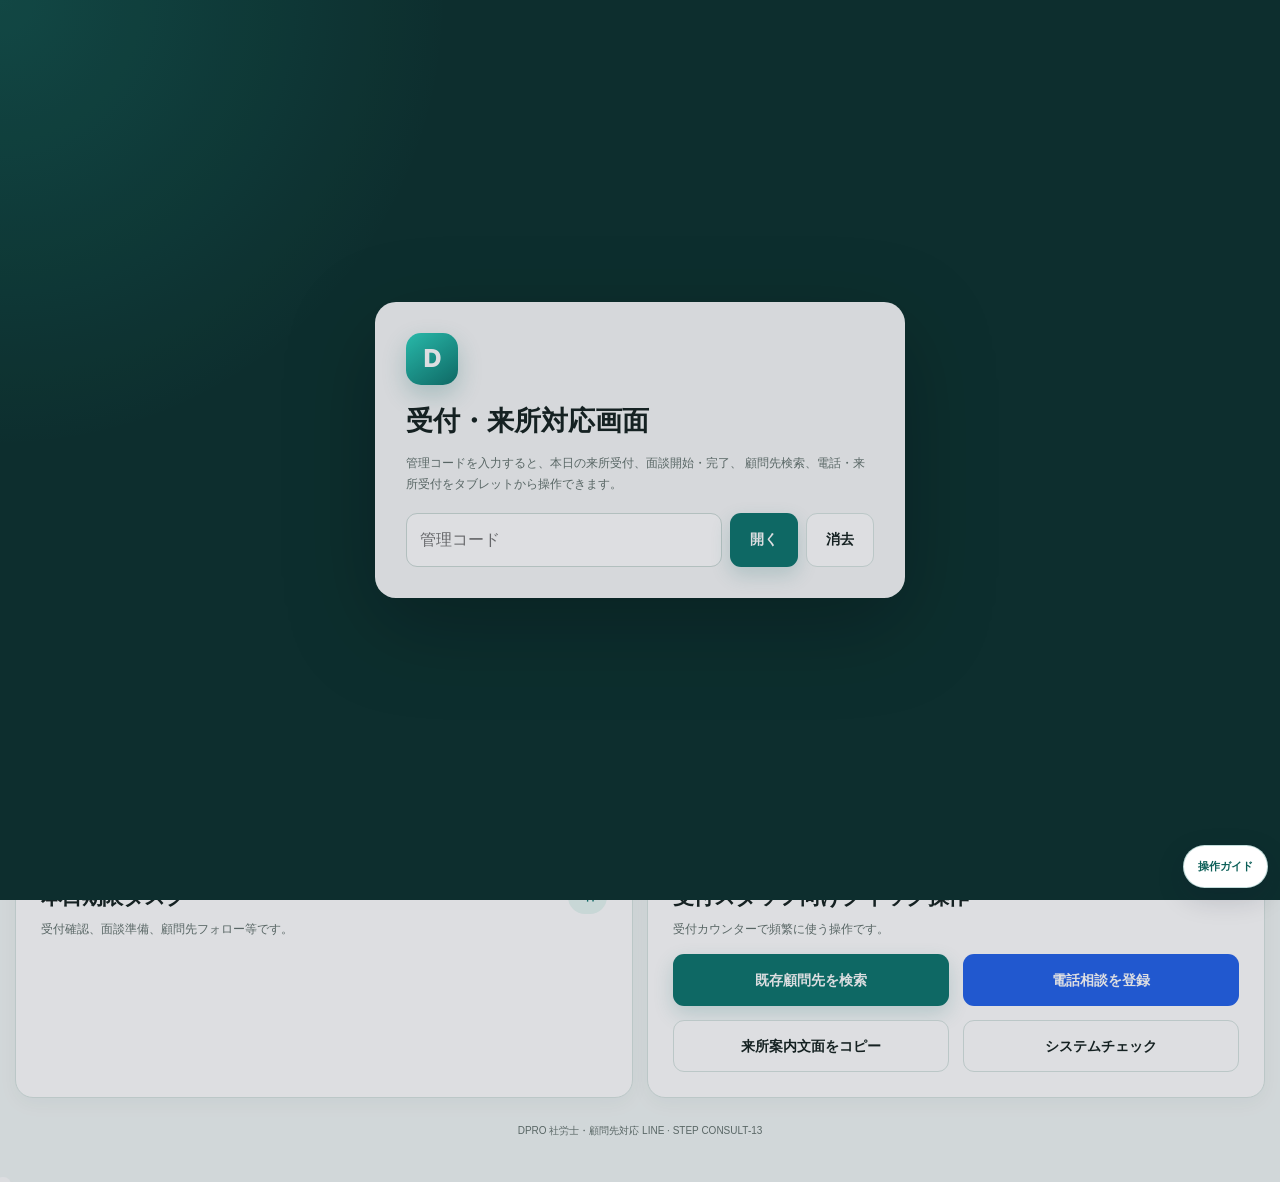
<file: product-ready-demo/owner-ipad.html>
<!doctype html>
<html lang="ja">
<head>
  <meta charset="utf-8">
  <meta name="viewport" content="width=device-width, initial-scale=1, viewport-fit=cover">
  <meta name="theme-color" content="#0d3b37">
  <meta name="robots" content="noindex,nofollow">
  <title>DPRO 社労士・顧問先対応 LINE｜受付iPad</title>
  <style>
    :root {
      color-scheme: light;
      --bg: #f2f7f6;
      --surface: #ffffff;
      --surface-soft: #f7faf9;
      --text: #172421;
      --muted: #65746f;
      --line: #d8e5e1;
      --primary: #0f766e;
      --primary-dark: #0a5d56;
      --primary-soft: #e7f7f3;
      --accent: #2563eb;
      --accent-soft: #edf4ff;
      --success: #13795b;
      --success-soft: #e8f7f0;
      --warning: #a16207;
      --warning-soft: #fff7dd;
      --danger: #b42318;
      --danger-soft: #fff0ee;
      --neutral: #64748b;
      --shadow: 0 14px 34px rgba(15, 59, 54, .09);
      --radius-xl: 24px;
      --radius-lg: 18px;
      --radius-md: 13px;
      --content: 1380px;
    }

    * {
      box-sizing: border-box;
    }

    html {
      scroll-behavior: smooth;
    }

    body {
      margin: 0;
      min-width: 320px;
      background:
        radial-gradient(circle at 10% 0%, rgba(15,118,110,.10), transparent 30rem),
        var(--bg);
      color: var(--text);
      font-family:
        -apple-system, BlinkMacSystemFont, "Segoe UI", "Noto Sans JP",
        "Hiragino Kaku Gothic ProN", "Yu Gothic", Meiryo, sans-serif;
      font-size: 17px;
      line-height: 1.65;
    }

    button,
    input,
    select,
    textarea {
      font: inherit;
    }

    button,
    a,
    summary {
      -webkit-tap-highlight-color: transparent;
    }

    a {
      color: inherit;
    }

    [hidden] {
      display: none !important;
    }

    .app {
      min-height: 100vh;
      padding-bottom: calc(42px + env(safe-area-inset-bottom));
    }

    .topbar {
      position: sticky;
      top: 0;
      z-index: 60;
      border-bottom: 1px solid rgba(216,229,225,.92);
      background: rgba(255,255,255,.94);
      backdrop-filter: blur(13px);
    }

    .topbar-inner {
      display: flex;
      align-items: center;
      justify-content: space-between;
      gap: 16px;
      width: min(var(--content), calc(100% - 26px));
      min-height: 78px;
      margin: 0 auto;
    }

    .brand {
      display: flex;
      align-items: center;
      gap: 12px;
      min-width: 0;
      text-decoration: none;
    }

    .brand-mark {
      display: grid;
      place-items: center;
      width: 48px;
      height: 48px;
      flex: 0 0 auto;
      border-radius: 15px;
      background: linear-gradient(145deg, #2dd4bf, #0f766e);
      color: #ffffff;
      box-shadow: 0 10px 24px rgba(15,118,110,.24);
      font-size: 22px;
      font-weight: 950;
    }

    .brand-copy {
      min-width: 0;
    }

    .brand-copy strong {
      display: block;
      overflow: hidden;
      font-size: 16px;
      line-height: 1.4;
      text-overflow: ellipsis;
      white-space: nowrap;
    }

    .brand-copy span {
      display: block;
      margin-top: 2px;
      color: var(--muted);
      font-size: 11px;
    }

    .top-actions {
      display: flex;
      align-items: center;
      gap: 9px;
    }

    .top-select {
      min-width: 210px;
      min-height: 47px;
      padding: 10px 12px;
      border: 1px solid #cbdad6;
      border-radius: 11px;
      background: #ffffff;
      color: var(--text);
      outline: none;
      font-size: 13px;
      font-weight: 850;
    }

    .top-select:focus {
      border-color: var(--primary);
      box-shadow: 0 0 0 3px rgba(15,118,110,.11);
    }

    .main {
      width: min(var(--content), calc(100% - 26px));
      margin: 17px auto 0;
    }

    .hero {
      display: grid;
      grid-template-columns: minmax(0,1fr) 360px;
      gap: 24px;
      overflow: hidden;
      padding: 29px;
      border-radius: var(--radius-xl);
      background:
        radial-gradient(circle at 88% 0%, rgba(255,255,255,.14), transparent 19rem),
        linear-gradient(135deg, #0f766e, #0a5d56);
      color: #ffffff;
      box-shadow: var(--shadow);
    }

    .hero-eyebrow {
      display: inline-flex;
      padding: 6px 10px;
      border: 1px solid rgba(255,255,255,.22);
      border-radius: 999px;
      background: rgba(255,255,255,.09);
      font-size: 10px;
      font-weight: 900;
      letter-spacing: .08em;
    }

    .hero h1 {
      margin: 12px 0 0;
      font-size: clamp(29px, 4vw, 44px);
      line-height: 1.18;
      letter-spacing: -.045em;
    }

    .hero p {
      max-width: 760px;
      margin: 14px 0 0;
      color: rgba(255,255,255,.82);
      font-size: 14px;
      line-height: 1.75;
    }

    .hero-side {
      display: grid;
      align-content: center;
      gap: 10px;
      padding: 19px;
      border: 1px solid rgba(255,255,255,.16);
      border-radius: 17px;
      background: rgba(255,255,255,.09);
    }

    .hero-side span {
      display: block;
      color: rgba(255,255,255,.62);
      font-size: 10px;
      font-weight: 900;
    }

    .hero-side strong {
      display: block;
      overflow-wrap: anywhere;
      margin-top: 3px;
      font-size: 15px;
    }

    .menu-tabs {
      position: sticky;
      top: 89px;
      z-index: 45;
      display: grid;
      grid-template-columns: repeat(4, minmax(0,1fr));
      gap: 9px;
      margin-top: 14px;
      padding: 10px;
      border: 1px solid rgba(216,229,225,.94);
      border-radius: 16px;
      background: rgba(255,255,255,.94);
      box-shadow: 0 9px 24px rgba(15,59,54,.08);
      backdrop-filter: blur(12px);
    }

    .menu-btn {
      display: flex;
      align-items: center;
      justify-content: center;
      gap: 9px;
      min-height: 55px;
      padding: 10px 12px;
      border: 1px solid transparent;
      border-radius: 12px;
      background: transparent;
      color: var(--muted);
      cursor: pointer;
      font-size: 13px;
      font-weight: 900;
    }

    .menu-btn.active {
      background: var(--primary);
      color: #ffffff;
      box-shadow: 0 8px 20px rgba(15,118,110,.18);
    }

    .menu-icon {
      display: grid;
      place-items: center;
      width: 31px;
      height: 31px;
      border-radius: 9px;
      background: rgba(15,118,110,.09);
      color: var(--primary);
      font-size: 12px;
      font-weight: 950;
    }

    .menu-btn.active .menu-icon {
      background: rgba(255,255,255,.15);
      color: #ffffff;
    }

    .page-section {
      display: none;
      margin-top: 14px;
    }

    .page-section.active {
      display: block;
    }

    .toolbar {
      display: flex;
      flex-wrap: wrap;
      align-items: center;
      gap: 9px;
      padding: 13px;
      border: 1px solid var(--line);
      border-radius: 15px;
      background: #ffffff;
      box-shadow: 0 5px 18px rgba(15,59,54,.045);
    }

    .toolbar-note {
      margin-left: auto;
      color: var(--muted);
      font-size: 10px;
      font-weight: 800;
    }

    .btn {
      display: inline-flex;
      align-items: center;
      justify-content: center;
      gap: 8px;
      min-height: 48px;
      padding: 10px 17px;
      border: 1px solid transparent;
      border-radius: 11px;
      cursor: pointer;
      text-decoration: none;
      font-size: 12px;
      font-weight: 900;
      transition: transform .14s ease, opacity .14s ease, background .14s ease;
    }

    .btn:hover:not(:disabled) {
      transform: translateY(-1px);
    }

    .btn:disabled {
      opacity: .56;
      cursor: not-allowed;
    }

    .btn-primary {
      background: var(--primary);
      color: #ffffff;
      box-shadow: 0 8px 20px rgba(15,118,110,.19);
    }

    .btn-accent {
      background: var(--accent);
      color: #ffffff;
    }

    .btn-success {
      background: var(--success);
      color: #ffffff;
    }

    .btn-light {
      border-color: var(--line);
      background: #ffffff;
      color: var(--text);
    }

    .btn-warning {
      border-color: #ecd58c;
      background: var(--warning-soft);
      color: var(--warning);
    }

    .btn-danger {
      border-color: #efbbb5;
      background: var(--danger-soft);
      color: var(--danger);
    }

    .metrics {
      display: grid;
      grid-template-columns: repeat(6, minmax(0,1fr));
      gap: 10px;
      margin-top: 13px;
    }

    .metric {
      min-width: 0;
      padding: 18px;
      border: 1px solid var(--line);
      border-radius: 15px;
      background: #ffffff;
      box-shadow: 0 5px 18px rgba(15,59,54,.04);
    }

    .metric span {
      display: block;
      color: var(--muted);
      font-size: 10px;
      font-weight: 850;
    }

    .metric strong {
      display: block;
      margin-top: 5px;
      font-size: 31px;
      line-height: 1.1;
      letter-spacing: -.04em;
    }

    .metric small {
      display: block;
      margin-top: 5px;
      color: var(--muted);
      font-size: 9px;
      line-height: 1.45;
    }

    .grid {
      display: grid;
      gap: 14px;
      margin-top: 14px;
    }

    .grid-2 {
      grid-template-columns: repeat(2, minmax(0,1fr));
    }

    .grid-3 {
      grid-template-columns: repeat(3, minmax(0,1fr));
    }

    .card {
      min-width: 0;
      padding: 21px;
      border: 1px solid var(--line);
      border-radius: var(--radius-lg);
      background: #ffffff;
      box-shadow: 0 6px 20px rgba(15,59,54,.045);
    }

    .card-header {
      display: flex;
      align-items: flex-start;
      justify-content: space-between;
      gap: 13px;
      margin-bottom: 15px;
    }

    .card-header h2,
    .card-header h3 {
      margin: 0;
      letter-spacing: -.025em;
    }

    .card-header h2 {
      font-size: 22px;
    }

    .card-header h3 {
      font-size: 18px;
    }

    .card-header p {
      margin: 5px 0 0;
      color: var(--muted);
      font-size: 11px;
      line-height: 1.6;
    }

    .badge {
      display: inline-flex;
      align-items: center;
      justify-content: center;
      min-height: 31px;
      padding: 6px 10px;
      border-radius: 999px;
      background: var(--primary-soft);
      color: var(--primary);
      font-size: 10px;
      font-weight: 900;
      white-space: nowrap;
    }

    .reception-columns {
      display: grid;
      grid-template-columns: repeat(3, minmax(0,1fr));
      gap: 13px;
      margin-top: 14px;
    }

    .lane {
      min-width: 0;
      padding: 16px;
      border: 1px solid var(--line);
      border-radius: 16px;
      background: rgba(255,255,255,.70);
    }

    .lane-head {
      display: flex;
      align-items: center;
      justify-content: space-between;
      gap: 10px;
      margin-bottom: 11px;
    }

    .lane-head h3 {
      margin: 0;
      font-size: 16px;
    }

    .lane-head span {
      color: var(--muted);
      font-size: 10px;
      font-weight: 850;
    }

    .list {
      display: grid;
      gap: 10px;
    }

    .appointment-card {
      overflow: hidden;
      border: 1px solid #dfe9e6;
      border-radius: 14px;
      background: #ffffff;
      box-shadow: 0 5px 15px rgba(15,59,54,.04);
    }

    .appointment-main {
      padding: 15px;
    }

    .appointment-head {
      display: flex;
      align-items: flex-start;
      justify-content: space-between;
      gap: 11px;
    }

    .appointment-title {
      min-width: 0;
    }

    .appointment-time {
      display: block;
      color: var(--primary);
      font-size: 18px;
      font-weight: 950;
      letter-spacing: -.02em;
    }

    .appointment-title h3 {
      margin: 4px 0 0;
      overflow-wrap: anywhere;
      font-size: 15px;
      line-height: 1.45;
    }

    .appointment-title small {
      display: block;
      margin-top: 3px;
      color: var(--muted);
      font-size: 9px;
      font-weight: 800;
    }

    .status {
      display: inline-flex;
      align-items: center;
      justify-content: center;
      min-height: 29px;
      padding: 5px 9px;
      border-radius: 999px;
      background: #eef2f1;
      color: var(--neutral);
      font-size: 9px;
      font-weight: 900;
      white-space: nowrap;
    }

    .status.active {
      background: var(--primary-soft);
      color: var(--primary);
    }

    .status.warning {
      background: var(--warning-soft);
      color: var(--warning);
    }

    .status.done {
      background: var(--success-soft);
      color: var(--success);
    }

    .status.danger {
      background: var(--danger-soft);
      color: var(--danger);
    }

    .appointment-meta {
      display: grid;
      grid-template-columns: repeat(2, minmax(0,1fr));
      gap: 8px;
      margin-top: 12px;
    }

    .meta-cell {
      min-width: 0;
      padding: 9px 10px;
      border: 1px solid #e5ecea;
      border-radius: 10px;
      background: var(--surface-soft);
    }

    .meta-cell span {
      display: block;
      color: var(--muted);
      font-size: 8px;
      font-weight: 800;
    }

    .meta-cell strong {
      display: block;
      overflow-wrap: anywhere;
      margin-top: 3px;
      font-size: 10px;
      line-height: 1.5;
    }

    .appointment-actions {
      display: grid;
      grid-template-columns: repeat(2, minmax(0,1fr));
      gap: 8px;
      padding: 12px 15px 15px;
      border-top: 1px solid #edf2f0;
      background: #fbfdfc;
    }

    .touch-btn {
      min-height: 50px;
      padding: 10px 12px;
      border: 1px solid var(--line);
      border-radius: 11px;
      background: #ffffff;
      color: var(--text);
      cursor: pointer;
      font-size: 11px;
      font-weight: 900;
    }

    .touch-btn.primary {
      border-color: var(--primary);
      background: var(--primary);
      color: #ffffff;
    }

    .touch-btn.success {
      border-color: var(--success);
      background: var(--success);
      color: #ffffff;
    }

    .touch-btn.warning {
      border-color: #e2c35f;
      background: var(--warning-soft);
      color: var(--warning);
    }

    .touch-btn.danger {
      border-color: #efbbb5;
      background: var(--danger-soft);
      color: var(--danger);
    }

    .row {
      display: grid;
      grid-template-columns: minmax(0,1fr) auto;
      align-items: center;
      gap: 12px;
      padding: 14px;
      border: 1px solid #e3ebe9;
      border-radius: 12px;
      background: var(--surface-soft);
    }

    .row-main {
      min-width: 0;
    }

    .row-title {
      display: flex;
      flex-wrap: wrap;
      align-items: center;
      gap: 8px;
    }

    .row-title strong {
      overflow-wrap: anywhere;
      font-size: 13px;
      line-height: 1.5;
    }

    .row-title small {
      color: var(--muted);
      font-size: 9px;
      font-weight: 800;
    }

    .row-meta {
      display: flex;
      flex-wrap: wrap;
      gap: 8px 15px;
      margin-top: 6px;
      color: var(--muted);
      font-size: 10px;
      line-height: 1.55;
    }

    .row-actions {
      display: flex;
      flex-wrap: wrap;
      justify-content: flex-end;
      gap: 7px;
    }

    .mini-btn {
      min-height: 38px;
      padding: 8px 12px;
      border: 1px solid var(--line);
      border-radius: 9px;
      background: #ffffff;
      color: var(--text);
      cursor: pointer;
      font-size: 10px;
      font-weight: 900;
    }

    .mini-btn.primary {
      border-color: var(--primary);
      background: var(--primary);
      color: #ffffff;
    }

    .mini-btn.success {
      border-color: var(--success);
      background: var(--success);
      color: #ffffff;
    }

    .empty {
      padding: 28px 16px;
      border: 1px dashed #cbdad6;
      border-radius: 13px;
      background: #fafcfb;
      color: var(--muted);
      text-align: center;
    }

    .empty strong {
      display: block;
      color: var(--text);
      font-size: 13px;
    }

    .empty p {
      margin: 6px 0 0;
      font-size: 10px;
    }

    .search-box {
      display: grid;
      grid-template-columns: minmax(0,1fr) auto;
      gap: 9px;
      padding: 15px;
      border: 1px solid var(--line);
      border-radius: 15px;
      background: #ffffff;
      box-shadow: var(--shadow);
    }

    .input,
    .select,
    .textarea {
      width: 100%;
      border: 1px solid #cddbd7;
      border-radius: 11px;
      background: #ffffff;
      color: var(--text);
      outline: none;
    }

    .input,
    .select {
      min-height: 49px;
      padding: 10px 13px;
      font-size: 14px;
    }

    .textarea {
      min-height: 122px;
      padding: 11px 13px;
      resize: vertical;
      font-size: 14px;
      line-height: 1.7;
    }

    .input:focus,
    .select:focus,
    .textarea:focus {
      border-color: var(--primary);
      box-shadow: 0 0 0 3px rgba(15,118,110,.11);
    }

    .field {
      min-width: 0;
    }

    .field.full {
      grid-column: 1 / -1;
    }

    .label {
      display: flex;
      align-items: center;
      gap: 6px;
      margin-bottom: 7px;
      font-size: 12px;
      font-weight: 900;
    }

    .required {
      padding: 2px 6px;
      border-radius: 5px;
      background: var(--danger-soft);
      color: var(--danger);
      font-size: 8px;
      font-weight: 900;
    }

    .help {
      margin-top: 6px;
      color: var(--muted);
      font-size: 10px;
    }

    .form-grid {
      display: grid;
      grid-template-columns: repeat(2, minmax(0,1fr));
      gap: 12px;
    }

    .form-grid.cols-3 {
      grid-template-columns: repeat(3, minmax(0,1fr));
    }

    .selected-company {
      display: flex;
      align-items: center;
      justify-content: space-between;
      gap: 12px;
      margin-bottom: 14px;
      padding: 14px;
      border: 1px solid #b9dcd4;
      border-radius: 13px;
      background: #f2fbf8;
    }

    .selected-company strong {
      display: block;
      font-size: 14px;
    }

    .selected-company span {
      display: block;
      margin-top: 3px;
      color: var(--muted);
      font-size: 10px;
    }

    .intake-tabs {
      display: grid;
      grid-template-columns: repeat(3, minmax(0,1fr));
      gap: 8px;
      margin-bottom: 15px;
      padding: 8px;
      border-radius: 13px;
      background: #eef4f2;
    }

    .intake-tab {
      min-height: 48px;
      padding: 9px 12px;
      border: 0;
      border-radius: 10px;
      background: transparent;
      color: var(--muted);
      cursor: pointer;
      font-size: 12px;
      font-weight: 900;
    }

    .intake-tab.active {
      background: #ffffff;
      color: var(--primary);
      box-shadow: 0 4px 12px rgba(15,59,54,.07);
    }

    .intake-pane {
      display: none;
    }

    .intake-pane.active {
      display: block;
    }

    .template-card {
      padding: 16px;
      border: 1px solid var(--line);
      border-radius: 13px;
      background: #ffffff;
    }

    .template-card + .template-card {
      margin-top: 10px;
    }

    .template-card h3 {
      margin: 0;
      font-size: 15px;
    }

    .template-card pre {
      margin: 11px 0 0;
      padding: 13px;
      border-radius: 10px;
      background: #f6f8f7;
      white-space: pre-wrap;
      word-break: break-word;
      font: inherit;
      font-size: 11px;
      line-height: 1.8;
    }

    .template-actions {
      display: flex;
      justify-content: flex-end;
      gap: 8px;
      margin-top: 10px;
    }

    .loading {
      display: grid;
      place-items: center;
      min-height: 260px;
      color: var(--muted);
      text-align: center;
    }

    .spinner {
      width: 40px;
      height: 40px;
      margin: 0 auto 12px;
      border: 4px solid #dfeae7;
      border-top-color: var(--primary);
      border-radius: 50%;
      animation: spin .85s linear infinite;
    }

    @keyframes spin {
      to { transform: rotate(360deg); }
    }

    dialog {
      width: min(900px, calc(100% - 24px));
      max-height: calc(100vh - 26px);
      padding: 0;
      overflow: auto;
      border: 0;
      border-radius: 20px;
      background: #ffffff;
      box-shadow: 0 28px 90px rgba(15,23,42,.31);
    }

    dialog.wide {
      width: min(1120px, calc(100% - 24px));
    }

    dialog::backdrop {
      background: rgba(15,23,42,.58);
      backdrop-filter: blur(3px);
    }

    .dialog-head {
      position: sticky;
      top: 0;
      z-index: 4;
      display: flex;
      align-items: flex-start;
      justify-content: space-between;
      gap: 12px;
      padding: 20px 22px;
      border-bottom: 1px solid var(--line);
      background: rgba(255,255,255,.96);
      backdrop-filter: blur(10px);
    }

    .dialog-head h2 {
      margin: 0;
      font-size: 21px;
    }

    .dialog-head p {
      margin: 4px 0 0;
      color: var(--muted);
      font-size: 10px;
    }

    .dialog-close {
      display: grid;
      place-items: center;
      width: 40px;
      height: 40px;
      border: 1px solid var(--line);
      border-radius: 11px;
      background: #ffffff;
      cursor: pointer;
      font-size: 19px;
    }

    .dialog-body {
      padding: 21px 22px 25px;
    }

    .detail-summary {
      display: grid;
      grid-template-columns: repeat(4, minmax(0,1fr));
      gap: 9px;
      margin-bottom: 15px;
    }

    .detail-cell {
      min-width: 0;
      padding: 12px;
      border: 1px solid #e3ebe9;
      border-radius: 10px;
      background: var(--surface-soft);
    }

    .detail-cell span {
      display: block;
      color: var(--muted);
      font-size: 9px;
      font-weight: 800;
    }

    .detail-cell strong {
      display: block;
      overflow-wrap: anywhere;
      margin-top: 4px;
      font-size: 11px;
      line-height: 1.55;
    }

    .subsection {
      margin-top: 17px;
      padding-top: 17px;
      border-top: 1px solid #e9efed;
    }

    .subsection:first-child {
      margin-top: 0;
      padding-top: 0;
      border-top: 0;
    }

    .subsection h3 {
      margin: 0 0 11px;
      font-size: 15px;
    }

    .dialog-actions {
      display: flex;
      flex-wrap: wrap;
      justify-content: flex-end;
      gap: 8px;
      margin-top: 15px;
    }

    .login-overlay {
      position: fixed;
      inset: 0;
      z-index: 100;
      display: grid;
      place-items: center;
      padding: 18px;
      background:
        radial-gradient(circle at top left, rgba(45,212,191,.18), transparent 28rem),
        #0d332f;
    }

    .login-card {
      width: min(530px, 100%);
      padding: 30px;
      border: 1px solid rgba(255,255,255,.13);
      border-radius: 21px;
      background: rgba(255,255,255,.97);
      box-shadow: 0 28px 90px rgba(0,0,0,.28);
    }

    .login-card .brand-mark {
      margin-bottom: 14px;
    }

    .login-card h1 {
      margin: 0;
      font-size: 27px;
    }

    .login-card p {
      margin: 9px 0 18px;
      color: var(--muted);
      font-size: 12px;
      line-height: 1.75;
    }

    .login-actions {
      display: grid;
      grid-template-columns: minmax(0,1fr) auto auto;
      gap: 8px;
    }

    .error-box {
      margin-top: 12px;
      padding: 12px 13px;
      border: 1px solid #efbbb5;
      border-radius: 10px;
      background: var(--danger-soft);
      color: var(--danger);
      font-size: 11px;
      font-weight: 800;
      line-height: 1.55;
    }

    @media (max-width: 1180px) {
      .hero {
        grid-template-columns: 1fr;
      }

      .hero-side {
        grid-template-columns: repeat(3, minmax(0,1fr));
      }

      .metrics {
        grid-template-columns: repeat(3, minmax(0,1fr));
      }

      .reception-columns {
        grid-template-columns: 1fr;
      }

      .lane {
        padding: 17px;
      }
    }

    @media (max-width: 820px) {
      .topbar-inner {
        align-items: flex-start;
        padding: 10px 0;
      }

      .top-actions {
        flex-wrap: wrap;
        justify-content: flex-end;
      }

      .top-select {
        min-width: 165px;
      }

      .menu-tabs {
        top: 100px;
        grid-template-columns: repeat(2, minmax(0,1fr));
      }

      .grid-2,
      .grid-3 {
        grid-template-columns: 1fr;
      }

      .form-grid.cols-3 {
        grid-template-columns: repeat(2, minmax(0,1fr));
      }

      .detail-summary {
        grid-template-columns: repeat(2, minmax(0,1fr));
      }
    }

    @media (max-width: 580px) {
      body {
        font-size: 16px;
      }

      .topbar-inner,
      .main {
        width: min(100% - 18px, var(--content));
      }

      .topbar-inner {
        display: block;
      }

      .top-actions {
        justify-content: flex-start;
        margin-top: 9px;
      }

      .top-select {
        flex: 1 1 160px;
        min-width: 0;
      }

      .brand-copy span {
        display: none;
      }

      .hero {
        padding: 21px;
        border-radius: 18px;
      }

      .hero h1 {
        font-size: 29px;
      }

      .hero p {
        font-size: 12px;
      }

      .hero-side {
        grid-template-columns: 1fr;
      }

      .menu-tabs {
        position: static;
        grid-template-columns: 1fr 1fr;
      }

      .menu-btn {
        min-height: 52px;
        font-size: 11px;
      }

      .metrics {
        grid-template-columns: 1fr 1fr;
      }

      .metric strong {
        font-size: 27px;
      }

      .card {
        padding: 18px 15px;
      }

      .search-box {
        grid-template-columns: 1fr;
      }

      .form-grid,
      .form-grid.cols-3 {
        grid-template-columns: 1fr;
      }

      .field.full {
        grid-column: auto;
      }

      .intake-tabs {
        grid-template-columns: 1fr;
      }

      .row {
        grid-template-columns: 1fr;
      }

      .row-actions {
        justify-content: flex-start;
      }

      .appointment-meta {
        grid-template-columns: 1fr;
      }

      .appointment-actions {
        grid-template-columns: 1fr;
      }

      .selected-company {
        display: block;
      }

      .selected-company .btn {
        width: 100%;
        margin-top: 10px;
      }

      .login-actions {
        grid-template-columns: 1fr 1fr;
      }

      .login-actions .input {
        grid-column: 1 / -1;
      }

      .login-actions .btn {
        width: 100%;
      }

      .dialog-actions {
        display: grid;
        grid-template-columns: 1fr;
      }

      .dialog-actions .btn {
        width: 100%;
      }
    }
  
    /* =========================================================
       STEP CONSULT-13
       全画面視認性統一：受付iPad
       ========================================================= */

    body {
      font-size: 18px;
    }

    .topbar-inner {
      min-height: 84px;
    }

    .brand-mark {
      width: 52px;
      height: 52px;
      font-size: 24px;
    }

    .brand-copy strong {
      font-size: 18px;
    }

    .brand-copy span {
      font-size: 12px;
    }

    .top-select {
      min-height: 51px;
      font-size: 14px;
    }

    .main {
      width: min(1420px, calc(100% - 30px));
      margin-top: 20px;
    }

    .hero {
      padding: 34px;
    }

    .hero h1 {
      font-size: clamp(35px, 4vw, 49px);
    }

    .hero p {
      font-size: 15px;
    }

    .hero-side span {
      font-size: 12px;
    }

    .hero-side strong {
      font-size: 17px;
    }

    .menu-tabs {
      padding: 12px;
    }

    .menu-btn {
      min-height: 61px;
      font-size: 15px;
    }

    .menu-icon {
      width: 34px;
      height: 34px;
      font-size: 14px;
    }

    .toolbar {
      padding: 15px;
    }

    .toolbar-note {
      font-size: 12px;
    }

    .btn {
      min-height: 52px;
      padding: 11px 19px;
      font-size: 14px;
    }

    .metric {
      padding: 21px 19px;
    }

    .metric span {
      font-size: 12px;
    }

    .metric strong {
      font-size: 37px;
    }

    .metric small {
      font-size: 11px;
    }

    .lane {
      padding: 19px;
    }

    .lane-head h3 {
      font-size: 19px;
    }

    .lane-head span {
      font-size: 12px;
    }

    .appointment-main {
      padding: 18px;
    }

    .appointment-time {
      font-size: 23px;
    }

    .appointment-title h3 {
      font-size: 18px;
    }

    .appointment-title small {
      font-size: 11px;
    }

    .meta-cell {
      padding: 11px 12px;
    }

    .meta-cell span {
      font-size: 10px;
    }

    .meta-cell strong {
      font-size: 13px;
    }

    .appointment-actions {
      gap: 10px;
      padding: 14px 18px 18px;
    }

    .touch-btn {
      min-height: 57px;
      font-size: 13px;
    }

    .card {
      padding: 25px;
    }

    .card-header h2 {
      font-size: 26px;
    }

    .card-header h3 {
      font-size: 21px;
    }

    .card-header p {
      font-size: 12px;
    }

    .badge {
      min-height: 34px;
      font-size: 12px;
    }

    .row {
      padding: 17px;
    }

    .row-title strong {
      font-size: 16px;
    }

    .row-title small {
      font-size: 11px;
    }

    .row-meta {
      font-size: 12px;
      line-height: 1.7;
    }

    .mini-btn {
      min-height: 43px;
      font-size: 12px;
    }

    .status {
      min-height: 31px;
      font-size: 11px;
    }

    .input,
    .select {
      min-height: 54px;
      font-size: 16px;
    }

    .textarea {
      min-height: 145px;
      font-size: 16px;
    }

    .label {
      font-size: 14px;
    }

    .help {
      font-size: 11px;
    }

    .intake-tab {
      min-height: 54px;
      font-size: 14px;
    }

    .selected-company strong {
      font-size: 17px;
    }

    .selected-company span {
      font-size: 12px;
    }

    .template-card h3 {
      font-size: 17px;
    }

    .template-card pre {
      font-size: 13px;
    }

    @media (max-width: 1180px) {
      .metrics {
        grid-template-columns: repeat(3, minmax(0, 1fr));
      }
    }

    @media (max-width: 580px) {
      body {
        font-size: 16px;
      }

      .hero h1 {
        font-size: 31px;
      }

      .hero p {
        font-size: 13px;
      }

      .menu-btn {
        min-height: 54px;
        font-size: 12px;
      }

      .card {
        padding: 20px 16px;
      }

      .appointment-title h3 {
        font-size: 16px;
      }

      .input,
      .select,
      .textarea {
        font-size: 16px;
      }
    }

  </style>
<link rel="stylesheet" href="./tutorial-v1.1.css?v=CONSULT-TUTORIAL-STANDARD-V1.1-20260830">
</head>
<body>
  <div class="login-overlay" id="login-overlay">
    <div class="login-card">
      <div class="brand-mark">D</div>
      <h1>受付・来所対応画面</h1>
      <p>
        管理コードを入力すると、本日の来所受付、面談開始・完了、
        顧問先検索、電話・来所受付をタブレットから操作できます。
      </p>

      <div class="login-actions">
        <input class="input" id="login-admin-code" type="password" inputmode="numeric" autocomplete="off" placeholder="管理コード">
        <button class="btn btn-primary" id="login-btn" type="button">開く</button>
        <button class="btn btn-light" id="clear-login-code-btn" type="button">消去</button>
      </div>

      <div class="error-box" id="login-error" hidden></div>
    </div>
  </div>

  <div class="app">
    <header class="topbar">
      <div class="topbar-inner">
        <a class="brand" href="./owner-ipad.html">
          <div class="brand-mark">D</div>
          <div class="brand-copy">
            <strong id="brand-office-name">DPRO社会保険労務士事務所</strong>
            <span>受付・来所対応 iPad</span>
          </div>
        </a>

        <div class="top-actions">
          <select class="top-select" id="staff-filter" aria-label="担当者で絞り込み">
            <option value="">全担当者</option>
          </select>
          <button class="btn btn-light" id="owner-link-btn" type="button">PC管理</button>
          <button class="btn btn-light" id="staff-link-btn" type="button">担当者画面</button>
          <button class="btn btn-primary" id="refresh-btn" type="button">更新</button>
        </div>
      </div>
    </header>

    <main class="main">
      <section class="hero">
        <div>
          <div class="hero-eyebrow">STEP CONSULT-13 · UNIFIED READABILITY</div>
          <h1>来所受付から面談完了まで、<br>大きなボタンですぐ操作</h1>
          <p>
            本日の面談受付、顧問先検索、電話・来所による相談・手続き・面談登録を
            受付カウンターのタブレットから行えます。
          </p>
        </div>

        <div class="hero-side">
          <div>
            <span>表示日</span>
            <strong id="hero-date">—</strong>
          </div>
          <div>
            <span>担当者表示</span>
            <strong id="hero-staff">全担当者</strong>
          </div>
          <div>
            <span>最終更新</span>
            <strong id="hero-updated">未取得</strong>
          </div>
        </div>
      </section>

      <nav class="menu-tabs" aria-label="受付メニュー">
        <button class="menu-btn active" type="button" data-page="today">
          <span class="menu-icon">今</span> 今日の受付
        </button>
        <button class="menu-btn" type="button" data-page="search">
          <span class="menu-icon">検</span> 顧問先検索
        </button>
        <button class="menu-btn" type="button" data-page="intake">
          <span class="menu-icon">受</span> 電話・来所受付
        </button>
        <button class="menu-btn" type="button" data-page="templates">
          <span class="menu-icon">文</span> 案内文面
        </button>
      </nav>

      <section class="page-section active" id="page-today">
        <div class="toolbar">
          <input class="input" id="work-date" type="date" style="max-width:220px">
          <button class="btn btn-primary" id="load-date-btn" type="button">この日を表示</button>
          <button class="btn btn-light" id="today-btn" type="button">今日へ戻る</button>
          <button class="btn btn-light" type="button" data-page-jump="search">顧問先を検索</button>
          <button class="btn btn-accent" type="button" data-page-jump="intake">電話・来所受付</button>
          <span class="toolbar-note" id="load-status">受付データを読み込んでいます。</span>
        </div>

        <div class="metrics">
          <div class="metric">
            <span>本日の面談</span>
            <strong id="metric-total">0</strong>
            <small>キャンセル以外</small>
          </div>
          <div class="metric">
            <span>受付前</span>
            <strong id="metric-waiting">0</strong>
            <small>予約受付・予約確定</small>
          </div>
          <div class="metric">
            <span>来所済み</span>
            <strong id="metric-arrived">0</strong>
            <small>面談開始待ち</small>
          </div>
          <div class="metric">
            <span>面談中</span>
            <strong id="metric-meeting">0</strong>
            <small>現在対応中</small>
          </div>
          <div class="metric">
            <span>面談完了</span>
            <strong id="metric-completed">0</strong>
            <small>本日完了</small>
          </div>
          <div class="metric">
            <span>本日期限タスク</span>
            <strong id="metric-tasks">0</strong>
            <small>受付・確認・フォロー</small>
          </div>
        </div>

        <div class="reception-columns">
          <section class="lane">
            <div class="lane-head">
              <h3>受付前</h3>
              <span id="lane-waiting-count">0件</span>
            </div>
            <div class="list" id="lane-waiting"></div>
          </section>

          <section class="lane">
            <div class="lane-head">
              <h3>来所済み・面談中</h3>
              <span id="lane-active-count">0件</span>
            </div>
            <div class="list" id="lane-active"></div>
          </section>

          <section class="lane">
            <div class="lane-head">
              <h3>完了・その他</h3>
              <span id="lane-done-count">0件</span>
            </div>
            <div class="list" id="lane-done"></div>
          </section>
        </div>

        <div class="grid grid-2">
          <article class="card">
            <div class="card-header">
              <div>
                <h3>本日期限タスク</h3>
                <p>受付確認、面談準備、顧問先フォロー等です。</p>
              </div>
              <span class="badge" id="today-task-badge">0件</span>
            </div>
            <div class="list" id="today-task-list"></div>
          </article>

          <article class="card">
            <div class="card-header">
              <div>
                <h3>受付スタッフ向けクイック操作</h3>
                <p>受付カウンターで頻繁に使う操作です。</p>
              </div>
            </div>
            <div class="grid grid-2" style="margin-top:0">
              <button class="btn btn-primary" type="button" data-page-jump="search">既存顧問先を検索</button>
              <button class="btn btn-accent" type="button" data-page-jump="intake">電話相談を登録</button>
              <button class="btn btn-light" id="copy-arrival-guide-btn" type="button">来所案内文面をコピー</button>
              <button class="btn btn-light" id="system-check-btn" type="button">システムチェック</button>
            </div>
          </article>
        </div>
      </section>

      <section class="page-section" id="page-search">
        <div class="search-box">
          <input class="input" id="search-input" placeholder="会社名・顧問先番号・担当者名・電話番号・従業員名・受付番号で検索">
          <button class="btn btn-primary" id="search-btn" type="button">検索</button>
        </div>

        <div class="help" style="margin:8px 2px 0">
          電話番号は、ハイフン・空白・全角・+81形式でも同じ番号として検索します。
        </div>

        <div class="grid" id="search-results">
          <div class="empty">
            <strong>検索キーワードを入力してください</strong>
            <p>既存顧問先を選択すると、電話・来所受付フォームへ自動入力できます。</p>
          </div>
        </div>
      </section>

      <section class="page-section" id="page-intake">
        <article class="card">
          <div class="card-header">
            <div>
              <h2>電話・来所受付</h2>
              <p>先に顧問先検索から選択すると、顧問先番号・担当者・電話番号を自動入力できます。</p>
            </div>
            <span class="badge">既存顧問先検索対応</span>
          </div>

          <div class="selected-company" id="selected-company">
            <div>
              <strong id="selected-company-name">顧問先が選択されていません</strong>
              <span id="selected-company-detail">顧問先検索から選択するか、フォームへ直接入力してください。</span>
            </div>
            <button class="btn btn-light" id="clear-selected-company-btn" type="button">選択を解除</button>
          </div>

          <div class="intake-tabs">
            <button class="intake-tab active" type="button" data-intake="consultation">労務相談</button>
            <button class="intake-tab" type="button" data-intake="procedure">手続き依頼</button>
            <button class="intake-tab" type="button" data-intake="appointment">面談予約</button>
          </div>

          <section class="intake-pane active" id="intake-consultation">
            <form id="consultation-form">
              <div class="form-grid cols-3">
                <div class="field">
                  <label class="label">顧問先番号 <span class="required">必須</span></label>
                  <input class="input" name="company_code" placeholder="SR-COMPANY-001" required>
                </div>
                <div class="field">
                  <label class="label">連絡担当者 <span class="required">必須</span></label>
                  <input class="input" name="contact_name" placeholder="佐藤 太郎" required>
                </div>
                <div class="field">
                  <label class="label">電話番号 <span class="required">必須</span></label>
                  <input class="input" name="contact_phone" type="tel" placeholder="090-9999-1111" required>
                </div>
                <div class="field">
                  <label class="label">相談分類 <span class="required">必須</span></label>
                  <select class="select" name="category_code" id="consultation-category" required></select>
                </div>
                <div class="field">
                  <label class="label">緊急度</label>
                  <select class="select" name="urgency">
                    <option value="normal">通常</option>
                    <option value="high">早めに確認</option>
                    <option value="urgent">至急</option>
                    <option value="low">急ぎではない</option>
                  </select>
                </div>
                <div class="field">
                  <label class="label">受付方法</label>
                  <select class="select" name="source">
                    <option value="phone">電話</option>
                    <option value="office">来所</option>
                    <option value="email">メール</option>
                    <option value="staff">スタッフ入力</option>
                  </select>
                </div>
                <div class="field">
                  <label class="label">担当者</label>
                  <select class="select" name="assigned_staff_id" data-staff-select>
                    <option value="">顧問先担当者</option>
                  </select>
                </div>
                <div class="field">
                  <label class="label">希望回答日</label>
                  <input class="input" name="preferred_response_date" type="date">
                </div>
                <div class="field">
                  <label class="label">次回連絡日</label>
                  <input class="input" name="next_contact_date" type="date">
                </div>
                <div class="field full">
                  <label class="label">相談タイトル <span class="required">必須</span></label>
                  <input class="input" name="title" placeholder="例：就業規則の見直しについて" required>
                </div>
                <div class="field full">
                  <label class="label">相談内容 <span class="required">必須</span></label>
                  <textarea class="textarea" name="consultation_details" placeholder="相談者から聞き取った内容を入力してください。" required></textarea>
                </div>
              </div>

              <div class="dialog-actions">
                <button class="btn btn-primary" type="submit">相談受付を登録</button>
              </div>
            </form>
          </section>

          <section class="intake-pane" id="intake-procedure">
            <form id="procedure-form">
              <div class="form-grid cols-3">
                <div class="field">
                  <label class="label">顧問先番号 <span class="required">必須</span></label>
                  <input class="input" name="company_code" placeholder="SR-COMPANY-001" required>
                </div>
                <div class="field">
                  <label class="label">連絡担当者 <span class="required">必須</span></label>
                  <input class="input" name="contact_name" required>
                </div>
                <div class="field">
                  <label class="label">電話番号 <span class="required">必須</span></label>
                  <input class="input" name="contact_phone" type="tel" required>
                </div>
                <div class="field">
                  <label class="label">手続き種別 <span class="required">必須</span></label>
                  <select class="select" name="procedure_code" id="procedure-type" required></select>
                </div>
                <div class="field">
                  <label class="label">対象者氏名 <span class="required">必須</span></label>
                  <input class="input" name="employee_name" required>
                </div>
                <div class="field">
                  <label class="label">雇用区分</label>
                  <select class="select" name="employment_type">
                    <option value="">選択してください</option>
                    <option>正社員</option>
                    <option>契約社員</option>
                    <option>パート・アルバイト</option>
                    <option>役員</option>
                    <option>その他</option>
                  </select>
                </div>
                <div class="field">
                  <label class="label">基準日 <span class="required">必須</span></label>
                  <input class="input" name="effective_date" type="date" required>
                </div>
                <div class="field">
                  <label class="label">事務所期限</label>
                  <input class="input" name="office_due_date" type="date">
                </div>
                <div class="field">
                  <label class="label">担当者</label>
                  <select class="select" name="assigned_staff_id" data-staff-select>
                    <option value="">顧問先担当者</option>
                  </select>
                </div>
                <div class="field">
                  <label class="label">受付方法</label>
                  <select class="select" name="source">
                    <option value="phone">電話</option>
                    <option value="office">来所</option>
                    <option value="email">メール</option>
                    <option value="staff">スタッフ入力</option>
                  </select>
                </div>
                <div class="field full">
                  <label class="label">依頼タイトル</label>
                  <input class="input" name="title" placeholder="未入力の場合は自動作成します">
                </div>
                <div class="field full">
                  <label class="label">依頼内容・受付メモ</label>
                  <textarea class="textarea" name="request_details" placeholder="聞き取った内容や注意事項を入力してください。"></textarea>
                </div>
              </div>

              <div class="dialog-actions">
                <button class="btn btn-primary" type="submit">手続き依頼を登録</button>
              </div>
            </form>
          </section>

          <section class="intake-pane" id="intake-appointment">
            <form id="appointment-form">
              <div class="form-grid cols-3">
                <div class="field">
                  <label class="label">顧問先番号 <span class="required">必須</span></label>
                  <input class="input" name="company_code" placeholder="SR-COMPANY-001" required>
                </div>
                <div class="field">
                  <label class="label">連絡担当者 <span class="required">必須</span></label>
                  <input class="input" name="contact_name" required>
                </div>
                <div class="field">
                  <label class="label">電話番号 <span class="required">必須</span></label>
                  <input class="input" name="contact_phone" type="tel" required>
                </div>
                <div class="field">
                  <label class="label">相談メニュー <span class="required">必須</span></label>
                  <select class="select" name="service_id" id="appointment-service" required></select>
                </div>
                <div class="field">
                  <label class="label">担当者 <span class="required">必須</span></label>
                  <select class="select" name="assigned_staff_id" id="appointment-staff" required></select>
                </div>
                <div class="field">
                  <label class="label">相談方法</label>
                  <select class="select" name="method">
                    <option value="office">来所</option>
                    <option value="online">オンライン</option>
                    <option value="phone">電話</option>
                    <option value="visit">訪問</option>
                  </select>
                </div>
                <div class="field">
                  <label class="label">開始日時 <span class="required">必須</span></label>
                  <input class="input" name="start_at" type="datetime-local" required>
                </div>
                <div class="field">
                  <label class="label">終了日時</label>
                  <input class="input" name="end_at" type="datetime-local">
                </div>
                <div class="field">
                  <label class="label">状態</label>
                  <select class="select" name="status">
                    <option value="confirmed">予約確定</option>
                    <option value="arrived">来所済み</option>
                    <option value="reserved">予約受付</option>
                  </select>
                </div>
                <div class="field full">
                  <label class="label">相談内容 <span class="required">必須</span></label>
                  <textarea class="textarea" name="agenda" placeholder="面談で確認する内容を入力してください。" required></textarea>
                </div>
                <div class="field full">
                  <label class="label">場所・面談URL</label>
                  <input class="input" name="location_or_url" placeholder="会議室名または https://...">
                </div>
              </div>

              <div class="dialog-actions">
                <button class="btn btn-primary" type="submit">面談予約を登録</button>
              </div>
            </form>
          </section>

          <div class="error-box" id="intake-error" hidden></div>
        </article>
      </section>

      <section class="page-section" id="page-templates">
        <article class="card">
          <div class="card-header">
            <div>
              <h2>案内文面</h2>
              <p>コピー後、LINE公式アカウント等へ貼り付けて使用します。</p>
            </div>
            <button class="btn btn-light" id="reload-templates-btn" type="button">再読込</button>
          </div>

          <div id="templates-list">
            <div class="loading">
              <div>
                <div class="spinner"></div>
                <strong>文面を読み込んでいます</strong>
              </div>
            </div>
          </div>
        </article>
      </section>
    </main>

    <footer style="width:min(var(--content),calc(100% - 26px));margin:25px auto 0;color:var(--muted);font-size:10px;text-align:center">
      DPRO 社労士・顧問先対応 LINE · STEP CONSULT-13
    </footer>
  </div>

  <dialog class="wide" id="detail-dialog">
    <div class="dialog-head">
      <div>
        <h2 id="detail-title">詳細</h2>
        <p id="detail-subtitle">詳細を読み込んでいます。</p>
      </div>
      <button class="dialog-close" type="button" data-close-dialog="detail-dialog">×</button>
    </div>
    <div class="dialog-body" id="detail-body"></div>
  </dialog>

  <script src="./config.js?v=SHAROUSHI-PR2-FRONTEND-20260823"></script>
  <script>
    (() => {
      "use strict";

      const state = {
        staff: [],
        options: null,
        publicConfig: null,
        today: null,
        appointments: [],
        tasks: [],
        templates: [],
        selectedCompany: null,
        selectedContact: null,
        currentPage: "today",
      };

      const $ = (selector) => document.querySelector(selector);
      const $$ = (selector) => [...document.querySelectorAll(selector)];

      function app() {
        if (!window.DPRO_CONSULT) {
          throw new Error("config.jsを読み込めませんでした。");
        }
        return window.DPRO_CONSULT;
      }

      function esc(value) {
        return app().escapeHtml(value ?? "");
      }

      function empty(title, message) {
        return `
          <div class="empty">
            <strong>${esc(title)}</strong>
            <p>${esc(message)}</p>
          </div>
        `;
      }

      function statusClass(status) {
        if (["completed"].includes(status)) return "done";
        if (["cancelled", "no_show", "cancel_requested"].includes(status)) {
          return "danger";
        }
        if (["arrived", "in_meeting", "change_requested"].includes(status)) {
          return "warning";
        }
        return "active";
      }

      function methodLabel(value) {
        return (
          {
            office: "来所",
            online: "オンライン",
            phone: "電話",
            visit: "訪問",
            other: "その他",
          }[value] ||
          value ||
          "—"
        );
      }

      function showPage(page) {
        state.currentPage = page;

        $$(".page-section").forEach((section) => {
          section.classList.toggle("active", section.id === `page-${page}`);
        });

        $$(".menu-btn[data-page]").forEach((button) => {
          button.classList.toggle("active", button.dataset.page === page);
        });

        if (page === "templates" && !state.templates.length) {
          loadTemplates();
        }
      }

      function setLoginError(message) {
        $("#login-error").textContent = message;
        $("#login-error").hidden = false;
      }

      async function authenticate() {
        const code = $("#login-admin-code").value.trim();

        if (!code) {
          setLoginError("管理コードを入力してください。");
          return;
        }

        app().saveAdminCode(code);
        app().setButtonLoading($("#login-btn"), true, {
          loadingText: "確認中...",
        });

        try {
          await loadFoundation();
          $("#login-overlay").hidden = true;
          $("#login-error").hidden = true;
          app().showToast("受付・来所対応画面を開きました。");
        } catch (error) {
          app().removeAdminCode();
          setLoginError(error?.message || "管理コードを確認してください。");
        } finally {
          app().setButtonLoading($("#login-btn"), false);
        }
      }

      async function loadFoundation() {
        const [config, options, staffResult] = await Promise.all([
          app().apiFetch(app().API_ENDPOINTS.PUBLIC_CONFIG),
          app().apiFetch(app().API_ENDPOINTS.PUBLIC_OPTIONS),
          app().apiFetch(app().API_ENDPOINTS.ADMIN_STAFF, {
            admin: true,
          }),
        ]);

        state.publicConfig = config;
        state.options = options;
        state.staff = (staffResult.staff || []).filter(
          (item) => item.is_active !== false
        );

        $("#brand-office-name").textContent =
          config.office?.office_name || app().OFFICE_NAME;

        renderOptions();
        await loadToday({ silent: true });
      }

      function renderOptions() {
        $("#staff-filter").innerHTML = `
          <option value="">全担当者</option>
          ${state.staff
            .map(
              (item) => `
                <option value="${esc(item.id)}">
                  ${esc(item.staff_name)}
                </option>
              `
            )
            .join("")}
        `;

        $("#consultation-category").innerHTML = `
          <option value="">相談分類を選択</option>
          ${(state.options?.consultation_categories || [])
            .map(
              (item) => `
                <option value="${esc(item.category_code)}">
                  ${esc(item.category_name)}
                </option>
              `
            )
            .join("")}
        `;

        $("#procedure-type").innerHTML = `
          <option value="">手続き種別を選択</option>
          ${(state.options?.procedure_types || [])
            .map(
              (item) => `
                <option value="${esc(item.procedure_code)}">
                  ${esc(item.procedure_name)}
                </option>
              `
            )
            .join("")}
        `;

        $("#appointment-service").innerHTML = `
          <option value="">相談メニューを選択</option>
          ${(state.options?.services || [])
            .map(
              (item) => `
                <option value="${esc(item.id)}">
                  ${esc(item.service_name)}
                </option>
              `
            )
            .join("")}
        `;

        $("#appointment-staff").innerHTML = `
          <option value="">担当者を選択</option>
          ${state.staff
            .map(
              (item) => `
                <option value="${esc(item.id)}">
                  ${esc(item.staff_name)}
                </option>
              `
            )
            .join("")}
        `;

        $$("[data-staff-select]").forEach((select) => {
          select.innerHTML = `
            <option value="">顧問先担当者</option>
            ${state.staff
              .map(
                (item) => `
                  <option value="${esc(item.id)}">
                    ${esc(item.staff_name)}
                  </option>
                `
              )
              .join("")}
          `;
        });
      }

      async function loadToday(options = {}) {
        const date = $("#work-date").value || app().todayJst();
        const staffId = $("#staff-filter").value;

        $("#work-date").value = date;
        $("#load-status").textContent = "受付データを読み込んでいます。";

        const result = await app().apiFetch(
          app().API_ENDPOINTS.IPAD_TODAY,
          {
            admin: true,
            query: {
              date,
              staff_id: staffId || undefined,
            },
            timeoutMs: 30000,
          }
        );

        state.today = result;
        state.tasks = result.tasks || [];

        const appointments = result.appointments || [];

        const details = await Promise.all(
          appointments.map(async (appointment) => {
            try {
              const detail = await app().apiFetch(
                app().API_ENDPOINTS.ADMIN_APPOINTMENT_DETAIL,
                {
                  admin: true,
                  query: { id: appointment.id },
                }
              );

              return {
                ...appointment,
                company: detail.company || null,
                contact: detail.contact || null,
                staff: detail.staff || null,
                service: detail.service || null,
              };
            } catch {
              return appointment;
            }
          })
        );

        state.appointments = details;

        renderToday();

        $("#hero-date").textContent = app().formatDate(date);
        $("#hero-staff").textContent =
          staffId
            ? state.staff.find((item) => item.id === staffId)?.staff_name || "担当者"
            : "全担当者";
        $("#hero-updated").textContent = new Date().toLocaleTimeString(
          "ja-JP",
          { hour: "2-digit", minute: "2-digit" }
        );
        $("#load-status").textContent =
          `${app().formatDate(date)}の受付状況を表示中`;

        if (!options.silent) {
          app().showToast("受付状況を更新しました。");
        }
      }

      function renderToday() {
        const appointments = state.appointments;
        const tasks = state.tasks;

        const waiting = appointments.filter((item) =>
          ["reserved", "confirmed"].includes(item.status)
        );
        const arrived = appointments.filter(
          (item) => item.status === "arrived"
        );
        const meeting = appointments.filter(
          (item) => item.status === "in_meeting"
        );
        const completed = appointments.filter(
          (item) => item.status === "completed"
        );
        const doneOther = appointments.filter(
          (item) =>
            ![
              "reserved",
              "confirmed",
              "arrived",
              "in_meeting",
            ].includes(item.status)
        );

        $("#metric-total").textContent = appointments.length;
        $("#metric-waiting").textContent = waiting.length;
        $("#metric-arrived").textContent = arrived.length;
        $("#metric-meeting").textContent = meeting.length;
        $("#metric-completed").textContent = completed.length;
        $("#metric-tasks").textContent = tasks.length;

        $("#lane-waiting-count").textContent = `${waiting.length}件`;
        $("#lane-active-count").textContent =
          `${arrived.length + meeting.length}件`;
        $("#lane-done-count").textContent = `${doneOther.length}件`;
        $("#today-task-badge").textContent = `${tasks.length}件`;

        renderAppointmentCards(waiting, "#lane-waiting");
        renderAppointmentCards([...arrived, ...meeting], "#lane-active");
        renderAppointmentCards(doneOther, "#lane-done");
        renderTasks(tasks);
      }

      function renderAppointmentCards(items, selector) {
        const container = $(selector);

        if (!items.length) {
          container.innerHTML = empty(
            "該当する面談はありません",
            "現在、この区分に表示する面談はありません。"
          );
          return;
        }

        container.innerHTML = items
          .map((item) => {
            const companyName =
              item.company?.company_name || "顧問先情報を確認中";
            const contactName = item.contact?.contact_name || "—";
            const staffName =
              item.staff?.staff_name ||
              state.staff.find(
                (staff) => staff.id === item.assigned_staff_id
              )?.staff_name ||
              "—";

            return `
              <article class="appointment-card">
                <div class="appointment-main">
                  <div class="appointment-head">
                    <div class="appointment-title">
                      <span class="appointment-time">
                        ${esc(app().formatTime(item.start_at))}
                      </span>
                      <h3>${esc(companyName)}</h3>
                      <small>${esc(item.appointment_code)}・${esc(
                        item.agenda || "面談予約"
                      )}</small>
                    </div>
                    <span class="status ${statusClass(item.status)}">
                      ${esc(
                        item.status_label ||
                          app().statusLabel("appointment", item.status)
                      )}
                    </span>
                  </div>

                  <div class="appointment-meta">
                    <div class="meta-cell">
                      <span>連絡担当者</span>
                      <strong>${esc(contactName)}</strong>
                    </div>
                    <div class="meta-cell">
                      <span>担当</span>
                      <strong>${esc(staffName)}</strong>
                    </div>
                    <div class="meta-cell">
                      <span>相談方法</span>
                      <strong>${esc(methodLabel(item.method))}</strong>
                    </div>
                    <div class="meta-cell">
                      <span>場所・URL</span>
                      <strong>${esc(
                        item.location || item.meeting_url || "担当者から案内"
                      )}</strong>
                    </div>
                  </div>
                </div>

                <div class="appointment-actions">
                  ${
                    ["reserved", "confirmed"].includes(item.status)
                      ? `
                        <button
                          class="touch-btn primary"
                          type="button"
                          data-appointment-status="${esc(item.id)}"
                          data-next-status="arrived"
                        >
                          来所受付
                        </button>
                      `
                      : ""
                  }
                  ${
                    item.status === "arrived"
                      ? `
                        <button
                          class="touch-btn primary"
                          type="button"
                          data-appointment-status="${esc(item.id)}"
                          data-next-status="in_meeting"
                        >
                          面談開始
                        </button>
                      `
                      : ""
                  }
                  ${
                    item.status === "in_meeting"
                      ? `
                        <button
                          class="touch-btn success"
                          type="button"
                          data-appointment-status="${esc(item.id)}"
                          data-next-status="completed"
                        >
                          面談完了
                        </button>
                      `
                      : ""
                  }
                  ${
                    !["completed", "cancelled", "no_show"].includes(
                      item.status
                    )
                      ? `
                        <button
                          class="touch-btn danger"
                          type="button"
                          data-appointment-status="${esc(item.id)}"
                          data-next-status="no_show"
                        >
                          来所なし
                        </button>
                      `
                      : ""
                  }
                  <button
                    class="touch-btn"
                    type="button"
                    data-detail-type="appointment"
                    data-detail-id="${esc(item.id)}"
                  >
                    詳細確認
                  </button>
                </div>
              </article>
            `;
          })
          .join("");
      }

      function renderTasks(items) {
        const container = $("#today-task-list");

        if (!items.length) {
          container.innerHTML = empty(
            "本日期限タスクはありません",
            "受付で確認が必要な本日期限タスクはありません。"
          );
          return;
        }

        container.innerHTML = items
          .map(
            (item) => `
              <div class="row">
                <div class="row-main">
                  <div class="row-title">
                    <strong>${esc(item.title)}</strong>
                    <span class="status ${statusClass(item.status)}">
                      ${esc(
                        item.status_label ||
                          app().statusLabel("task", item.status)
                      )}
                    </span>
                  </div>
                  <div class="row-meta">
                    <span>期限：${esc(app().formatDateTime(item.due_at))}</span>
                    <span>${esc(item.description || "")}</span>
                  </div>
                </div>
                <div class="row-actions">
                  ${
                    item.appointment_id
                      ? `
                        <button
                          class="mini-btn"
                          data-detail-type="appointment"
                          data-detail-id="${esc(item.appointment_id)}"
                        >
                          面談詳細
                        </button>
                      `
                      : ""
                  }
                  <button
                    class="mini-btn success"
                    data-task-complete="${esc(item.id)}"
                  >
                    完了
                  </button>
                </div>
              </div>
            `
          )
          .join("");
      }

      async function updateAppointmentStatus(id, status) {
        const staffId = $("#staff-filter").value || null;

        const result = await app().apiFetch(
          app().API_ENDPOINTS.IPAD_APPOINTMENT_STATUS,
          {
            method: "POST",
            admin: true,
            body: {
              id,
              status,
              staff_id: staffId,
              progress_title: {
                arrived: "来所受付",
                in_meeting: "面談を開始",
                completed: "面談完了",
                no_show: "来所なし",
              }[status] || "受付状況を更新",
              visible_to_client: true,
            },
          }
        );

        app().showToast(result.message);
        await loadToday({ silent: true });
      }

      async function completeTask(id) {
        const result = await app().apiFetch(
          app().API_ENDPOINTS.ADMIN_TASK_STATUS,
          {
            method: "POST",
            admin: true,
            body: {
              id,
              status: "completed",
            },
          }
        );

        app().showToast(result.message);
        await loadToday({ silent: true });
      }

      async function runSearch() {
        const query = $("#search-input").value.trim();

        if (!query) {
          app().showToast("検索キーワードを入力してください。", {
            type: "warning",
          });
          return;
        }

        app().setButtonLoading($("#search-btn"), true, {
          loadingText: "検索中...",
        });

        try {
          const result = await app().apiFetch(
            app().API_ENDPOINTS.ADMIN_SEARCH,
            {
              admin: true,
              query: { q: query },
            }
          );

          renderSearchResults(result);
        } catch (error) {
          $("#search-results").innerHTML = empty(
            "検索できませんでした",
            error?.message || "通信を確認してください。"
          );
        } finally {
          app().setButtonLoading($("#search-btn"), false);
        }
      }

      function renderSearchResults(result) {
        const groups = [];

        if ((result.companies || []).length) {
          groups.push(`
            <article class="card">
              <div class="card-header">
                <div>
                  <h3>顧問先企業</h3>
                  <p>会社を選択すると、登録済み連絡担当者を確認できます。</p>
                </div>
                <span class="badge">${result.companies.length}件</span>
              </div>
              <div class="list">
                ${result.companies
                  .map(
                    (item) => `
                      <div class="row">
                        <div class="row-main">
                          <div class="row-title">
                            <strong>${esc(item.company_name)}</strong>
                            <small>${esc(item.company_code)}</small>
                            <span class="status active">
                              ${esc(
                                app().statusLabel(
                                  "company",
                                  item.company_status
                                )
                              )}
                            </span>
                          </div>
                          <div class="row-meta">
                            <span>${esc(item.industry || "業種未設定")}</span>
                            <span>${esc(
                              app().formatPhone(item.phone || "")
                            )}</span>
                          </div>
                        </div>
                        <div class="row-actions">
                          <button
                            class="mini-btn"
                            data-detail-type="company"
                            data-detail-id="${esc(item.id)}"
                          >
                            詳細
                          </button>
                          <button
                            class="mini-btn primary"
                            data-select-company="${esc(item.id)}"
                          >
                            この顧問先で受付
                          </button>
                        </div>
                      </div>
                    `
                  )
                  .join("")}
              </div>
            </article>
          `);
        }

        if ((result.contacts || []).length) {
          groups.push(`
            <article class="card">
              <div class="card-header">
                <div>
                  <h3>連絡担当者</h3>
                  <p>登録済み担当者を直接選択できます。</p>
                </div>
                <span class="badge">${result.contacts.length}件</span>
              </div>
              <div class="list">
                ${result.contacts
                  .map(
                    (item) => `
                      <div class="row">
                        <div class="row-main">
                          <div class="row-title">
                            <strong>${esc(item.contact_name)}</strong>
                            <small>${esc(item.contact_code)}</small>
                          </div>
                          <div class="row-meta">
                            <span>${esc(item.department || "")} ${esc(
                              item.position_name || ""
                            )}</span>
                            <span>${esc(
                              app().formatPhone(item.phone || "")
                            )}</span>
                          </div>
                        </div>
                        <div class="row-actions">
                          <button
                            class="mini-btn"
                            data-detail-type="contact"
                            data-detail-id="${esc(item.id)}"
                          >
                            詳細
                          </button>
                          <button
                            class="mini-btn primary"
                            data-select-contact="${esc(item.id)}"
                          >
                            この担当者で受付
                          </button>
                        </div>
                      </div>
                    `
                  )
                  .join("")}
              </div>
            </article>
          `);
        }

        if ((result.employees || []).length) {
          groups.push(`
            <article class="card">
              <div class="card-header">
                <div>
                  <h3>手続き対象者</h3>
                  <p>従業員名から関連する顧問先を確認できます。</p>
                </div>
                <span class="badge">${result.employees.length}件</span>
              </div>
              <div class="list">
                ${result.employees
                  .map(
                    (item) => `
                      <div class="row">
                        <div class="row-main">
                          <div class="row-title">
                            <strong>${esc(item.employee_name)}</strong>
                            <small>${esc(item.employee_code)}</small>
                          </div>
                          <div class="row-meta">
                            <span>${esc(item.employment_type || "")}</span>
                            <span>${esc(item.current_procedure_type || "")}</span>
                            <span>${esc(item.procedure_status || "")}</span>
                          </div>
                        </div>
                      </div>
                    `
                  )
                  .join("")}
              </div>
            </article>
          `);
        }

        if (!groups.length) {
          $("#search-results").innerHTML = empty(
            "該当するデータはありません",
            "会社名・顧問先番号・電話番号などを変えて検索してください。"
          );
          return;
        }

        $("#search-results").innerHTML = groups.join("");
      }

      async function selectCompany(id) {
        const result = await app().apiFetch(
          app().API_ENDPOINTS.ADMIN_COMPANY_DETAIL,
          {
            admin: true,
            query: { id },
          }
        );

        const contact =
          (result.contacts || []).find((item) => item.is_primary) ||
          result.contacts?.[0] ||
          null;

        state.selectedCompany = result.company;
        state.selectedContact = contact;

        fillSelectedCompany();
        showPage("intake");
        app().showToast("顧問先情報を受付フォームへ入力しました。");
      }

      async function selectContact(id) {
        const result = await app().apiFetch(
          app().API_ENDPOINTS.ADMIN_CONTACT_DETAIL,
          {
            admin: true,
            query: { id },
          }
        );

        state.selectedCompany = result.company;
        state.selectedContact = result.contact;

        fillSelectedCompany();
        showPage("intake");
        app().showToast("連絡担当者情報を受付フォームへ入力しました。");
      }

      function fillSelectedCompany() {
        const company = state.selectedCompany;
        const contact = state.selectedContact;

        $("#selected-company-name").textContent =
          company?.company_name || "顧問先が選択されていません";
        $("#selected-company-detail").textContent = company
          ? `${company.company_code}・${contact?.contact_name || "連絡担当者未選択"}・${app().formatPhone(contact?.phone || company.phone || "")}`
          : "顧問先検索から選択するか、フォームへ直接入力してください。";

        [
          "#consultation-form",
          "#procedure-form",
          "#appointment-form",
        ].forEach((selector) => {
          const form = $(selector);
          if (!form) return;

          form.elements.company_code.value =
            company?.company_code || "";
          form.elements.contact_name.value =
            contact?.contact_name || "";
          form.elements.contact_phone.value =
            contact?.phone || company?.phone || "";
        });

        const assignedStaffId =
          company?.assigned_staff_id || "";

        $$("[data-staff-select]").forEach((select) => {
          if (assignedStaffId) select.value = assignedStaffId;
        });

        if (assignedStaffId) {
          $("#appointment-staff").value = assignedStaffId;
        }
      }

      function clearSelectedCompany() {
        state.selectedCompany = null;
        state.selectedContact = null;

        [
          "#consultation-form",
          "#procedure-form",
          "#appointment-form",
        ].forEach((selector) => {
          const form = $(selector);
          if (!form) return;

          form.elements.company_code.value = "";
          form.elements.contact_name.value = "";
          form.elements.contact_phone.value = "";
        });

        fillSelectedCompany();
        app().showToast("選択中の顧問先を解除しました。", {
          type: "warning",
        });
      }

      async function submitIntake(type, form) {
        const data = Object.fromEntries(new FormData(form).entries());
        let endpoint;
        const payload = { ...data };

        if (type === "consultation") {
          endpoint =
            app().API_ENDPOINTS.ADMIN_CONSULTATION_MANUAL_CREATE;
        } else if (type === "procedure") {
          endpoint =
            app().API_ENDPOINTS.ADMIN_PROCEDURE_MANUAL_CREATE;
        } else {
          endpoint =
            app().API_ENDPOINTS.ADMIN_APPOINTMENT_MANUAL_CREATE;

          payload.start_at = new Date(data.start_at).toISOString();
          payload.end_at = data.end_at
            ? new Date(data.end_at).toISOString()
            : null;

          const locationOrUrl = data.location_or_url?.trim();

          delete payload.location_or_url;

          if (locationOrUrl?.startsWith("http")) {
            payload.meeting_url = locationOrUrl;
          } else {
            payload.location = locationOrUrl || null;
          }

          payload.source = "office";
        }

        const button = form.querySelector('[type="submit"]');

        app().setButtonLoading(button, true, {
          loadingText: "登録中...",
        });
        $("#intake-error").hidden = true;

        try {
          const result = await app().apiFetch(endpoint, {
            method: "POST",
            admin: true,
            body: payload,
            timeoutMs: 30000,
          });

          app().showToast(result.message || "受付を登録しました。");

          form.reset();

          if (state.selectedCompany) {
            fillSelectedCompany();
          }

          if (type === "appointment") {
            $("#appointment-form").elements.status.value = "confirmed";
            $("#appointment-form").elements.method.value = "office";
          }

          await loadToday({ silent: true });
          showPage("today");
        } catch (error) {
          $("#intake-error").textContent =
            error?.message || "受付を登録できませんでした。";
          $("#intake-error").hidden = false;
        } finally {
          app().setButtonLoading(button, false);
        }
      }

      async function loadTemplates() {
        $("#templates-list").innerHTML = `
          <div class="loading">
            <div>
              <div class="spinner"></div>
              <strong>文面を読み込んでいます</strong>
            </div>
          </div>
        `;

        try {
          const result = await app().apiFetch(
            app().API_ENDPOINTS.ADMIN_TEMPLATES,
            { admin: true }
          );

          state.templates = result.templates || [];

          $("#templates-list").innerHTML = state.templates.length
            ? state.templates
                .map(
                  (item) => `
                    <article class="template-card">
                      <h3>${esc(item.template_name)}</h3>
                      <pre>${esc(item.body_text)}</pre>
                      <div class="template-actions">
                        <button
                          class="btn btn-primary"
                          type="button"
                          data-copy-template="${esc(item.id)}"
                        >
                          文面をコピー
                        </button>
                      </div>
                    </article>
                  `
                )
                .join("")
            : empty(
                "案内文面がありません",
                "PC管理画面の文面テンプレートを確認してください。"
              );
        } catch (error) {
          $("#templates-list").innerHTML = empty(
            "文面を取得できませんでした",
            error?.message || "通信を確認してください。"
          );
        }
      }

      async function copyTemplate(id) {
        const template = state.templates.find((item) => item.id === id);
        if (!template) return;

        await app().copyText(template.body_text);

        await app()
          .apiFetch(app().API_ENDPOINTS.ADMIN_MESSAGE_LOG_COPY, {
            method: "POST",
            admin: true,
            body: {
              template_id: id,
              message_body: template.body_text,
            },
          })
          .catch(() => null);

        app().showToast("文面をコピーしました。");
      }

      async function copyArrivalGuide() {
        const text = `${state.publicConfig?.office?.office_name || app().OFFICE_NAME}です。

本日の面談についてご案内します。
ご来所されましたら、受付スタッフへ会社名とお名前をお伝えください。

マイナンバー、本人確認書類、診断書などの高度な機密情報は、LINEへ送信せず、担当者が案内する方法でご提出ください。

お気をつけてお越しください。`;

        await app().copyText(text);
        app().showToast("来所案内文面をコピーしました。");
      }

      async function openDetail(type, id) {
        const endpoint = {
          appointment: app().API_ENDPOINTS.ADMIN_APPOINTMENT_DETAIL,
          company: app().API_ENDPOINTS.ADMIN_COMPANY_DETAIL,
          contact: app().API_ENDPOINTS.ADMIN_CONTACT_DETAIL,
        }[type];

        $("#detail-title").textContent = "詳細を読み込み中";
        $("#detail-subtitle").textContent = "情報を取得しています。";
        $("#detail-body").innerHTML = `
          <div class="loading">
            <div>
              <div class="spinner"></div>
              <strong>詳細を取得しています</strong>
            </div>
          </div>
        `;
        $("#detail-dialog").showModal();

        try {
          const result = await app().apiFetch(endpoint, {
            admin: true,
            query: { id },
          });

          if (type === "appointment") {
            renderAppointmentDetail(result);
          } else if (type === "company") {
            renderCompanyDetail(result);
          } else {
            renderContactDetail(result);
          }
        } catch (error) {
          $("#detail-title").textContent =
            "詳細を取得できませんでした";
          $("#detail-body").innerHTML = empty(
            "エラー",
            error?.message || "通信を確認してください。"
          );
        }
      }

      function detailCells(cells) {
        return `
          <div class="detail-summary">
            ${cells
              .map(
                ([label, value]) => `
                  <div class="detail-cell">
                    <span>${esc(label)}</span>
                    <strong>${esc(value ?? "—")}</strong>
                  </div>
                `
              )
              .join("")}
          </div>
        `;
      }

      function renderAppointmentDetail(result) {
        const item = result.appointment;

        $("#detail-title").textContent = item.agenda || "面談予約";
        $("#detail-subtitle").textContent =
          `${item.appointment_code}・${result.company?.company_name || ""}`;

        $("#detail-body").innerHTML = `
          ${detailCells([
            ["顧問先", result.company?.company_name],
            ["連絡担当者", result.contact?.contact_name],
            ["担当者", result.staff?.staff_name],
            ["相談メニュー", result.service?.service_name],
            ["開始日時", app().formatDateTime(item.start_at)],
            ["終了日時", app().formatDateTime(item.end_at)],
            ["相談方法", methodLabel(item.method)],
            ["現在状況", item.status_label],
          ])}

          <div class="subsection">
            <h3>相談内容</h3>
            <div class="row">
              <div class="row-main">
                <div class="row-meta" style="white-space:pre-wrap">
                  ${esc(item.agenda || "—")}
                </div>
              </div>
            </div>
          </div>

          <div class="dialog-actions">
            ${
              ["reserved", "confirmed"].includes(item.status)
                ? `
                  <button
                    class="btn btn-primary"
                    data-appointment-status="${esc(item.id)}"
                    data-next-status="arrived"
                  >
                    来所受付
                  </button>
                `
                : ""
            }
            ${
              item.status === "arrived"
                ? `
                  <button
                    class="btn btn-primary"
                    data-appointment-status="${esc(item.id)}"
                    data-next-status="in_meeting"
                  >
                    面談開始
                  </button>
                `
                : ""
            }
            ${
              item.status === "in_meeting"
                ? `
                  <button
                    class="btn btn-success"
                    data-appointment-status="${esc(item.id)}"
                    data-next-status="completed"
                  >
                    面談完了
                  </button>
                `
                : ""
            }
            <button class="btn btn-light" type="button" data-close-dialog="detail-dialog">閉じる</button>
          </div>
        `;
      }

      function renderCompanyDetail(result) {
        const company = result.company;
        const contacts = result.contacts || [];

        $("#detail-title").textContent = company.company_name;
        $("#detail-subtitle").textContent =
          `${company.company_code}・顧問先詳細`;

        $("#detail-body").innerHTML = `
          ${detailCells([
            ["顧問先番号", company.company_code],
            ["電話番号", app().formatPhone(company.phone || "")],
            ["業種", company.industry],
            ["従業員規模", company.employee_size],
            ["契約区分", company.contract_type],
            ["顧問状態", company.company_status],
            ["メール", company.email],
            ["所在地", company.address],
          ])}

          <div class="subsection">
            <h3>連絡担当者</h3>
            <div class="list">
              ${
                contacts.length
                  ? contacts
                      .map(
                        (contact) => `
                          <div class="row">
                            <div class="row-main">
                              <div class="row-title">
                                <strong>${esc(contact.contact_name)}</strong>
                                <small>${esc(contact.contact_code)}</small>
                              </div>
                              <div class="row-meta">
                                <span>${esc(contact.department || "")} ${esc(
                                  contact.position_name || ""
                                )}</span>
                                <span>${esc(
                                  app().formatPhone(contact.phone || "")
                                )}</span>
                              </div>
                            </div>
                            <div class="row-actions">
                              <button
                                class="mini-btn primary"
                                data-select-contact="${esc(contact.id)}"
                              >
                                この担当者で受付
                              </button>
                            </div>
                          </div>
                        `
                      )
                      .join("")
                  : empty(
                      "連絡担当者がいません",
                      "PC管理画面で担当者を登録してください。"
                    )
              }
            </div>
          </div>

          <div class="dialog-actions">
            <button
              class="btn btn-primary"
              data-select-company="${esc(company.id)}"
            >
              この顧問先で受付
            </button>
            <button class="btn btn-light" type="button" data-close-dialog="detail-dialog">閉じる</button>
          </div>
        `;
      }

      function renderContactDetail(result) {
        const contact = result.contact;

        $("#detail-title").textContent = contact.contact_name;
        $("#detail-subtitle").textContent =
          `${result.company?.company_name || ""}・連絡担当者詳細`;

        $("#detail-body").innerHTML = `
          ${detailCells([
            ["会社", result.company?.company_name],
            ["顧問先番号", result.company?.company_code],
            ["担当者番号", contact.contact_code],
            ["部署", contact.department],
            ["役職", contact.position_name],
            ["電話番号", app().formatPhone(contact.phone || "")],
            ["メール", contact.email],
            ["LINE連携", contact.line_user_id ? "連携済み" : "未連携"],
          ])}

          <div class="dialog-actions">
            <button
              class="btn btn-primary"
              data-select-contact="${esc(contact.id)}"
            >
              この担当者で受付
            </button>
            <button class="btn btn-light" type="button" data-close-dialog="detail-dialog">閉じる</button>
          </div>
        `;
      }

      function bindEvents() {
        $("#login-btn").addEventListener("click", authenticate);

        $("#login-admin-code").addEventListener("keydown", (event) => {
          if (event.key === "Enter") authenticate();
        });

        $("#clear-login-code-btn").addEventListener("click", () => {
          $("#login-admin-code").value = "";
          app().removeAdminCode();
          $("#login-error").hidden = true;
          $("#login-error").textContent = "";
          $("#login-admin-code").focus();
          app().showToast("管理コードを消去しました。", {
            type: "warning",
          });
        });

        $$(".menu-btn[data-page]").forEach((button) => {
          button.addEventListener("click", () =>
            showPage(button.dataset.page)
          );
        });

        $$("[data-page-jump]").forEach((button) => {
          button.addEventListener("click", () =>
            showPage(button.dataset.pageJump)
          );
        });

        $("#staff-filter").addEventListener("change", async () => {
          await loadToday();
        });

        $("#refresh-btn").addEventListener("click", async (event) => {
          app().setButtonLoading(event.currentTarget, true, {
            loadingText: "更新中...",
          });

          try {
            await loadToday();
          } finally {
            app().setButtonLoading(event.currentTarget, false);
          }
        });

        $("#load-date-btn").addEventListener("click", async (event) => {
          app().setButtonLoading(event.currentTarget, true, {
            loadingText: "読込中...",
          });

          try {
            await loadToday();
          } finally {
            app().setButtonLoading(event.currentTarget, false);
          }
        });

        $("#today-btn").addEventListener("click", async () => {
          $("#work-date").value = app().todayJst();
          await loadToday();
        });

        $("#search-btn").addEventListener("click", runSearch);
        $("#search-input").addEventListener("keydown", (event) => {
          if (event.key === "Enter") runSearch();
        });

        $$(".intake-tab").forEach((button) => {
          button.addEventListener("click", () => {
            const pane = button.dataset.intake;

            $$(".intake-tab").forEach((item) => {
              item.classList.toggle("active", item === button);
            });

            $$(".intake-pane").forEach((section) => {
              section.classList.toggle(
                "active",
                section.id === `intake-${pane}`
              );
            });
          });
        });

        $("#clear-selected-company-btn").addEventListener(
          "click",
          clearSelectedCompany
        );

        $("#consultation-form").addEventListener("submit", (event) => {
          event.preventDefault();
          submitIntake("consultation", event.currentTarget);
        });

        $("#procedure-form").addEventListener("submit", (event) => {
          event.preventDefault();
          submitIntake("procedure", event.currentTarget);
        });

        $("#appointment-form").addEventListener("submit", (event) => {
          event.preventDefault();
          submitIntake("appointment", event.currentTarget);
        });

        $("#reload-templates-btn").addEventListener(
          "click",
          loadTemplates
        );

        $("#copy-arrival-guide-btn").addEventListener(
          "click",
          copyArrivalGuide
        );

        $("#system-check-btn").addEventListener("click", () => {
          window.open(
            "./system-check.html?v=CONSULT-5",
            "_blank",
            "noopener"
          );
        });

        $("#owner-link-btn").addEventListener("click", () => {
          window.open(
            "./owner.html?v=CONSULT-8-R2",
            "_blank",
            "noopener"
          );
        });

        $("#staff-link-btn").addEventListener("click", () => {
          window.open(
            "./staff.html?v=CONSULT-9-R1",
            "_blank",
            "noopener"
          );
        });

        document.addEventListener("click", async (event) => {
          const appointmentStatus = event.target.closest(
            "[data-appointment-status]"
          );
          const taskComplete = event.target.closest(
            "[data-task-complete]"
          );
          const detail = event.target.closest("[data-detail-type]");
          const selectCompanyButton = event.target.closest(
            "[data-select-company]"
          );
          const selectContactButton = event.target.closest(
            "[data-select-contact]"
          );
          const copyTemplateButton = event.target.closest(
            "[data-copy-template]"
          );
          const closeDialogButton = event.target.closest(
            "[data-close-dialog]"
          );

          try {
            if (appointmentStatus) {
              await updateAppointmentStatus(
                appointmentStatus.dataset.appointmentStatus,
                appointmentStatus.dataset.nextStatus
              );

              if ($("#detail-dialog").open) {
                $("#detail-dialog").close();
              }
            } else if (taskComplete) {
              await completeTask(taskComplete.dataset.taskComplete);
            } else if (detail) {
              await openDetail(
                detail.dataset.detailType,
                detail.dataset.detailId
              );
            } else if (selectCompanyButton) {
              await selectCompany(
                selectCompanyButton.dataset.selectCompany
              );

              if ($("#detail-dialog").open) {
                $("#detail-dialog").close();
              }
            } else if (selectContactButton) {
              await selectContact(
                selectContactButton.dataset.selectContact
              );

              if ($("#detail-dialog").open) {
                $("#detail-dialog").close();
              }
            } else if (copyTemplateButton) {
              await copyTemplate(
                copyTemplateButton.dataset.copyTemplate
              );
            } else if (closeDialogButton) {
              document
                .getElementById(
                  closeDialogButton.dataset.closeDialog
                )
                ?.close();
            }
          } catch (error) {
            app().showToast(
              error?.message || "処理できませんでした。",
              { type: "error" }
            );
          }
        });
      }

      async function bootstrap() {
        bindEvents();
        $("#work-date").value = app().todayJst();

        if (app().hasAdminCode()) {
          $("#login-admin-code").value = app().getAdminCode();

          try {
            await loadFoundation();
            $("#login-overlay").hidden = true;
          } catch {
            app().removeAdminCode();
            $("#login-overlay").hidden = false;
          }
        }
      }

      if (document.readyState === "loading") {
        document.addEventListener("DOMContentLoaded", bootstrap, {
          once: true,
        });
      } else {
        bootstrap();
      }
    })();
  </script>
<script src="./tutorial-v1.1.js?v=CONSULT-TUTORIAL-STANDARD-V1.1-20260830"></script>
</body>
</html>
</file>
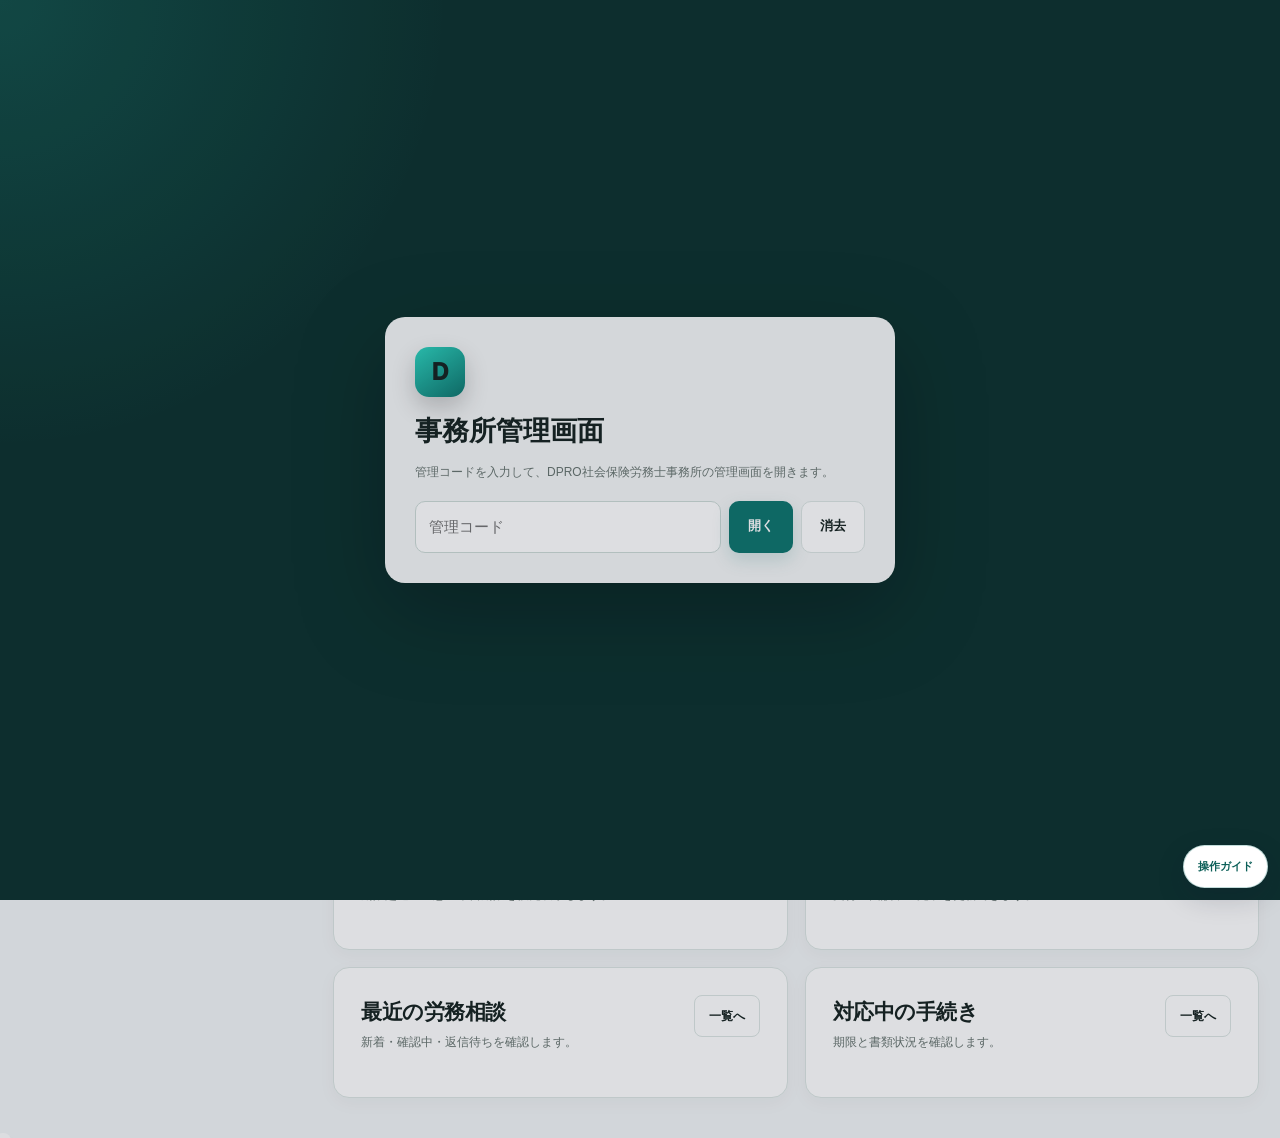
<file: product-ready-demo/owner.html>
<!doctype html>
<html lang="ja">
<head>
  <meta charset="utf-8">
  <meta name="viewport" content="width=device-width, initial-scale=1, viewport-fit=cover">
  <meta name="theme-color" content="#0d3b37">
  <meta name="robots" content="noindex,nofollow">
  <title>DPRO 社労士・顧問先対応 LINE｜事務所管理</title>
  <style>
    :root {
      color-scheme: light;
      --bg: #f3f6f7;
      --surface: #ffffff;
      --surface-soft: #f7faf9;
      --text: #172421;
      --muted: #687570;
      --line: #dce6e3;
      --primary: #0f766e;
      --primary-dark: #0b5f58;
      --primary-soft: #e8f7f3;
      --nav: #0d332f;
      --nav-soft: #154941;
      --accent: #2563eb;
      --accent-soft: #edf4ff;
      --success: #13795b;
      --success-soft: #e8f7f0;
      --warning: #a16207;
      --warning-soft: #fff7dd;
      --danger: #b42318;
      --danger-soft: #fff0ee;
      --neutral: #64748b;
      --shadow: 0 12px 30px rgba(15, 59, 54, .08);
      --radius-xl: 22px;
      --radius-lg: 16px;
      --radius-md: 12px;
      --sidebar: 270px;
    }

    * { box-sizing: border-box; }

    html { scroll-behavior: smooth; }

    body {
      margin: 0;
      min-width: 320px;
      background:
        radial-gradient(circle at 22% 0%, rgba(15,118,110,.07), transparent 27rem),
        var(--bg);
      color: var(--text);
      font-family:
        -apple-system, BlinkMacSystemFont, "Segoe UI", "Noto Sans JP",
        "Hiragino Kaku Gothic ProN", "Yu Gothic", Meiryo, sans-serif;
      line-height: 1.6;
    }

    button, input, select, textarea { font: inherit; }
    button, a, summary { -webkit-tap-highlight-color: transparent; }
    a { color: inherit; }
    [hidden] { display: none !important; }

    .app { min-height: 100vh; }

    .sidebar {
      position: fixed;
      inset: 0 auto 0 0;
      z-index: 60;
      width: var(--sidebar);
      padding: 22px 16px;
      overflow-y: auto;
      background: linear-gradient(180deg, #0d332f, #0a2a27);
      color: #fff;
    }

    .brand {
      display: flex;
      align-items: center;
      gap: 11px;
      padding: 3px 7px 20px;
      border-bottom: 1px solid rgba(255,255,255,.12);
    }

    .brand-mark {
      display: grid;
      place-items: center;
      width: 43px;
      height: 43px;
      flex: 0 0 auto;
      border-radius: 14px;
      background: linear-gradient(145deg, #2dd4bf, #0f766e);
      box-shadow: 0 10px 24px rgba(0,0,0,.2);
      font-size: 19px;
      font-weight: 950;
    }

    .brand strong {
      display: block;
      font-size: 13px;
      line-height: 1.4;
    }

    .brand small {
      display: block;
      margin-top: 2px;
      color: rgba(255,255,255,.58);
      font-size: 9px;
    }

    .nav-label {
      margin: 23px 10px 8px;
      color: rgba(255,255,255,.45);
      font-size: 9px;
      font-weight: 900;
      letter-spacing: .12em;
    }

    .nav {
      display: grid;
      gap: 5px;
    }

    .nav-btn {
      display: flex;
      align-items: center;
      gap: 10px;
      min-height: 43px;
      padding: 9px 11px;
      border: 0;
      border-radius: 11px;
      background: transparent;
      color: rgba(255,255,255,.72);
      cursor: pointer;
      text-align: left;
      font-size: 11px;
      font-weight: 800;
      transition: .15s ease;
    }

    .nav-btn:hover,
    .nav-btn.active {
      background: rgba(255,255,255,.10);
      color: #fff;
    }

    .nav-icon {
      display: grid;
      place-items: center;
      width: 26px;
      height: 26px;
      flex: 0 0 auto;
      border-radius: 8px;
      background: rgba(255,255,255,.07);
      font-size: 10px;
      font-weight: 900;
    }

    .nav-btn.active .nav-icon {
      background: #2dd4bf;
      color: #063c36;
    }

    .sidebar-foot {
      margin-top: 24px;
      padding: 14px;
      border: 1px solid rgba(255,255,255,.11);
      border-radius: 14px;
      background: rgba(255,255,255,.06);
    }

    .sidebar-foot span {
      display: block;
      color: rgba(255,255,255,.55);
      font-size: 8px;
      font-weight: 800;
    }

    .sidebar-foot strong {
      display: block;
      overflow-wrap: anywhere;
      margin-top: 3px;
      font-size: 10px;
    }

    .sidebar-foot button {
      width: 100%;
      min-height: 34px;
      margin-top: 10px;
      border: 1px solid rgba(255,255,255,.18);
      border-radius: 9px;
      background: rgba(255,255,255,.08);
      color: #fff;
      cursor: pointer;
      font-size: 9px;
      font-weight: 900;
    }

    .main {
      min-height: 100vh;
      margin-left: var(--sidebar);
    }

    .topbar {
      position: sticky;
      top: 0;
      z-index: 45;
      display: flex;
      align-items: center;
      justify-content: space-between;
      gap: 14px;
      min-height: 66px;
      padding: 10px 24px;
      border-bottom: 1px solid rgba(220,230,227,.9);
      background: rgba(255,255,255,.92);
      backdrop-filter: blur(12px);
    }

    .page-heading h1 {
      margin: 0;
      font-size: 18px;
      letter-spacing: -.025em;
    }

    .page-heading p {
      margin: 2px 0 0;
      color: var(--muted);
      font-size: 9px;
    }

    .top-actions {
      display: flex;
      align-items: center;
      gap: 8px;
    }

    .container {
      width: min(1420px, calc(100% - 36px));
      margin: 18px auto 0;
      padding-bottom: 40px;
    }

    .page-section { display: none; }
    .page-section.active { display: block; }

    .hero {
      display: grid;
      grid-template-columns: minmax(0,1fr) 330px;
      gap: 22px;
      overflow: hidden;
      padding: 26px;
      border-radius: var(--radius-xl);
      background:
        radial-gradient(circle at 88% 0%, rgba(255,255,255,.13), transparent 18rem),
        linear-gradient(135deg, #0f766e, #0b5d56);
      color: #fff;
      box-shadow: var(--shadow);
    }

    .hero-eyebrow {
      display: inline-flex;
      padding: 5px 9px;
      border: 1px solid rgba(255,255,255,.22);
      border-radius: 999px;
      background: rgba(255,255,255,.09);
      font-size: 8px;
      font-weight: 900;
      letter-spacing: .08em;
    }

    .hero h2 {
      margin: 12px 0 0;
      font-size: clamp(25px, 3vw, 38px);
      line-height: 1.2;
      letter-spacing: -.04em;
    }

    .hero p {
      max-width: 720px;
      margin: 12px 0 0;
      color: rgba(255,255,255,.78);
      font-size: 11px;
    }

    .hero-side {
      display: grid;
      align-content: center;
      gap: 9px;
      padding: 17px;
      border: 1px solid rgba(255,255,255,.16);
      border-radius: 16px;
      background: rgba(255,255,255,.09);
    }

    .hero-side span {
      color: rgba(255,255,255,.6);
      font-size: 8px;
      font-weight: 900;
    }

    .hero-side strong {
      display: block;
      margin-top: 2px;
      font-size: 12px;
    }

    .toolbar {
      display: flex;
      flex-wrap: wrap;
      align-items: center;
      gap: 8px;
      margin-top: 14px;
      padding: 11px;
      border: 1px solid var(--line);
      border-radius: 14px;
      background: #fff;
      box-shadow: 0 5px 18px rgba(15,59,54,.045);
    }

    .toolbar-note {
      margin-left: auto;
      color: var(--muted);
      font-size: 8px;
      font-weight: 800;
    }

    .btn {
      display: inline-flex;
      align-items: center;
      justify-content: center;
      gap: 7px;
      min-height: 40px;
      padding: 8px 13px;
      border: 1px solid transparent;
      border-radius: 10px;
      cursor: pointer;
      text-decoration: none;
      font-size: 9px;
      font-weight: 900;
      transition: transform .14s ease, background .14s ease, opacity .14s ease;
    }

    .btn:hover:not(:disabled) { transform: translateY(-1px); }
    .btn:disabled { opacity: .55; cursor: not-allowed; }

    .btn-primary {
      background: var(--primary);
      color: #fff;
      box-shadow: 0 7px 18px rgba(15,118,110,.17);
    }

    .btn-accent { background: var(--accent); color: #fff; }
    .btn-light { border-color: var(--line); background: #fff; color: var(--text); }
    .btn-warning { border-color: #ecd58c; background: var(--warning-soft); color: var(--warning); }
    .btn-danger { border-color: #f0beb8; background: var(--danger-soft); color: var(--danger); }
    .btn-success { background: var(--success); color: #fff; }

    .metrics {
      display: grid;
      grid-template-columns: repeat(6, minmax(0,1fr));
      gap: 10px;
      margin-top: 14px;
    }

    .metric {
      min-width: 0;
      padding: 15px;
      border: 1px solid var(--line);
      border-radius: 14px;
      background: #fff;
      box-shadow: 0 5px 18px rgba(15,59,54,.04);
    }

    .metric span {
      display: block;
      color: var(--muted);
      font-size: 8px;
      font-weight: 850;
    }

    .metric strong {
      display: block;
      margin-top: 4px;
      font-size: 25px;
      line-height: 1.1;
      letter-spacing: -.04em;
    }

    .metric small {
      display: block;
      margin-top: 4px;
      color: var(--muted);
      font-size: 7px;
    }

    .grid {
      display: grid;
      gap: 14px;
      margin-top: 14px;
    }

    .grid-2 { grid-template-columns: repeat(2, minmax(0,1fr)); }
    .grid-3 { grid-template-columns: repeat(3, minmax(0,1fr)); }

    .card {
      min-width: 0;
      padding: 18px;
      border: 1px solid var(--line);
      border-radius: var(--radius-lg);
      background: #fff;
      box-shadow: 0 5px 18px rgba(15,59,54,.04);
    }

    .card-header {
      display: flex;
      align-items: flex-start;
      justify-content: space-between;
      gap: 12px;
      margin-bottom: 13px;
    }

    .card-header h3 {
      margin: 0;
      font-size: 14px;
      letter-spacing: -.02em;
    }

    .card-header p {
      margin: 3px 0 0;
      color: var(--muted);
      font-size: 8px;
    }

    .badge {
      display: inline-flex;
      align-items: center;
      justify-content: center;
      min-height: 27px;
      padding: 5px 8px;
      border-radius: 999px;
      background: var(--primary-soft);
      color: var(--primary);
      font-size: 8px;
      font-weight: 900;
      white-space: nowrap;
    }

    .list {
      display: grid;
      gap: 8px;
    }

    .row {
      display: grid;
      grid-template-columns: minmax(0,1fr) auto;
      align-items: center;
      gap: 10px;
      padding: 11px;
      border: 1px solid #e3ebe9;
      border-radius: 11px;
      background: var(--surface-soft);
    }

    .row-main { min-width: 0; }

    .row-title {
      display: flex;
      flex-wrap: wrap;
      align-items: center;
      gap: 7px;
    }

    .row-title strong {
      overflow-wrap: anywhere;
      font-size: 10px;
    }

    .row-title small {
      color: var(--muted);
      font-size: 7px;
      font-weight: 800;
    }

    .row-meta {
      display: flex;
      flex-wrap: wrap;
      gap: 7px 13px;
      margin-top: 4px;
      color: var(--muted);
      font-size: 8px;
    }

    .row-actions {
      display: flex;
      flex-wrap: wrap;
      justify-content: flex-end;
      gap: 6px;
    }

    .mini-btn {
      min-height: 31px;
      padding: 6px 9px;
      border: 1px solid var(--line);
      border-radius: 8px;
      background: #fff;
      color: var(--text);
      cursor: pointer;
      font-size: 8px;
      font-weight: 900;
    }

    .mini-btn.primary { border-color: var(--primary); background: var(--primary); color: #fff; }
    .mini-btn.success { border-color: var(--success); background: var(--success); color: #fff; }
    .mini-btn.warning { border-color: #e5c968; background: var(--warning-soft); color: var(--warning); }

    .status {
      display: inline-flex;
      align-items: center;
      min-height: 24px;
      padding: 4px 7px;
      border-radius: 999px;
      background: #eef2f1;
      color: var(--neutral);
      font-size: 7px;
      font-weight: 900;
      white-space: nowrap;
    }

    .status.active { background: var(--primary-soft); color: var(--primary); }
    .status.warning { background: var(--warning-soft); color: var(--warning); }
    .status.danger { background: var(--danger-soft); color: var(--danger); }
    .status.done { background: var(--success-soft); color: var(--success); }

    .empty {
      padding: 24px 14px;
      border: 1px dashed #cbdad6;
      border-radius: 12px;
      background: #fafcfb;
      color: var(--muted);
      text-align: center;
    }

    .empty strong { display: block; color: var(--text); font-size: 10px; }
    .empty p { margin: 4px 0 0; font-size: 8px; }

    .search-box {
      display: grid;
      grid-template-columns: minmax(0,1fr) auto;
      gap: 8px;
      padding: 14px;
      border: 1px solid var(--line);
      border-radius: 14px;
      background: #fff;
      box-shadow: var(--shadow);
    }

    .input,
    .select,
    .textarea {
      width: 100%;
      border: 1px solid #cddbd7;
      border-radius: 10px;
      background: #fff;
      color: var(--text);
      outline: none;
    }

    .input,
    .select { min-height: 42px; padding: 9px 11px; }
    .textarea { min-height: 105px; padding: 10px 11px; resize: vertical; }

    .input:focus,
    .select:focus,
    .textarea:focus {
      border-color: var(--primary);
      box-shadow: 0 0 0 3px rgba(15,118,110,.11);
    }

    .field { min-width: 0; }
    .field.full { grid-column: 1 / -1; }

    .label {
      display: flex;
      align-items: center;
      gap: 6px;
      margin-bottom: 5px;
      font-size: 9px;
      font-weight: 900;
    }

    .required {
      padding: 1px 5px;
      border-radius: 5px;
      background: var(--danger-soft);
      color: var(--danger);
      font-size: 7px;
    }

    .help { margin-top: 4px; color: var(--muted); font-size: 7px; }

    .form-grid {
      display: grid;
      grid-template-columns: repeat(2,minmax(0,1fr));
      gap: 11px;
    }

    .form-grid.cols-3 { grid-template-columns: repeat(3,minmax(0,1fr)); }

    .result-groups {
      display: grid;
      gap: 14px;
      margin-top: 14px;
    }

    .result-group {
      padding: 15px;
      border: 1px solid var(--line);
      border-radius: 14px;
      background: #fff;
    }

    .result-group h3 {
      margin: 0 0 9px;
      font-size: 12px;
    }

    .calendar-toolbar {
      display: flex;
      align-items: center;
      gap: 8px;
      margin-bottom: 12px;
    }

    .calendar-toolbar .input { max-width: 210px; }

    .loading {
      display: grid;
      place-items: center;
      min-height: 260px;
      color: var(--muted);
      text-align: center;
    }

    .spinner {
      width: 38px;
      height: 38px;
      margin: 0 auto 12px;
      border: 4px solid #dfeae7;
      border-top-color: var(--primary);
      border-radius: 50%;
      animation: spin .85s linear infinite;
    }

    @keyframes spin { to { transform: rotate(360deg); } }

    dialog {
      width: min(860px, calc(100% - 24px));
      max-height: calc(100vh - 26px);
      padding: 0;
      overflow: auto;
      border: 0;
      border-radius: 19px;
      background: #fff;
      box-shadow: 0 26px 90px rgba(15,23,42,.3);
    }

    dialog.wide { width: min(1120px, calc(100% - 24px)); }

    dialog::backdrop {
      background: rgba(15,23,42,.58);
      backdrop-filter: blur(3px);
    }

    .dialog-head {
      position: sticky;
      top: 0;
      z-index: 4;
      display: flex;
      align-items: flex-start;
      justify-content: space-between;
      gap: 12px;
      padding: 17px 19px;
      border-bottom: 1px solid var(--line);
      background: rgba(255,255,255,.96);
      backdrop-filter: blur(10px);
    }

    .dialog-head h2 { margin: 0; font-size: 17px; }
    .dialog-head p { margin: 3px 0 0; color: var(--muted); font-size: 8px; }

    .dialog-close {
      display: grid;
      place-items: center;
      width: 34px;
      height: 34px;
      border: 1px solid var(--line);
      border-radius: 10px;
      background: #fff;
      cursor: pointer;
      font-size: 16px;
    }

    .dialog-body { padding: 18px 19px 22px; }

    .dialog-tabs {
      display: flex;
      gap: 7px;
      margin-bottom: 15px;
      padding: 7px;
      overflow-x: auto;
      border-radius: 12px;
      background: #f2f6f5;
    }

    .dialog-tab {
      flex: 0 0 auto;
      min-height: 34px;
      padding: 7px 11px;
      border: 0;
      border-radius: 9px;
      background: transparent;
      color: var(--muted);
      cursor: pointer;
      font-size: 8px;
      font-weight: 900;
    }

    .dialog-tab.active { background: #fff; color: var(--primary); box-shadow: 0 3px 10px rgba(15,59,54,.06); }

    .dialog-pane { display: none; }
    .dialog-pane.active { display: block; }

    .dialog-actions {
      display: flex;
      flex-wrap: wrap;
      justify-content: flex-end;
      gap: 8px;
      margin-top: 15px;
    }

    .detail-summary {
      display: grid;
      grid-template-columns: repeat(4,minmax(0,1fr));
      gap: 8px;
      margin-bottom: 14px;
    }

    .detail-cell {
      min-width: 0;
      padding: 10px;
      border: 1px solid #e3ebe9;
      border-radius: 10px;
      background: var(--surface-soft);
    }

    .detail-cell span {
      display: block;
      color: var(--muted);
      font-size: 7px;
      font-weight: 800;
    }

    .detail-cell strong {
      display: block;
      overflow-wrap: anywhere;
      margin-top: 2px;
      font-size: 9px;
    }

    .subsection {
      margin-top: 14px;
      padding-top: 14px;
      border-top: 1px solid #e9efed;
    }

    .subsection:first-child { margin-top: 0; padding-top: 0; border-top: 0; }

    .subsection h3 {
      margin: 0 0 9px;
      font-size: 12px;
    }

    .document-grid {
      display: grid;
      gap: 8px;
    }

    .document-row {
      display: grid;
      grid-template-columns: minmax(0,1fr) 160px auto;
      align-items: center;
      gap: 9px;
      padding: 10px;
      border: 1px solid #e2ebe8;
      border-radius: 10px;
      background: #fafcfb;
    }

    .document-row strong { display: block; font-size: 9px; }
    .document-row p { margin: 3px 0 0; color: var(--muted); font-size: 7px; }

    .template-card {
      padding: 13px;
      border: 1px solid var(--line);
      border-radius: 12px;
      background: #fff;
    }

    .template-card + .template-card { margin-top: 9px; }

    .template-card h3 { margin: 0; font-size: 11px; }
    .template-card pre {
      margin: 9px 0 0;
      padding: 11px;
      border-radius: 9px;
      background: #f6f8f7;
      white-space: pre-wrap;
      word-break: break-word;
      font: inherit;
      font-size: 8px;
      line-height: 1.75;
    }

    .template-actions {
      display: flex;
      justify-content: flex-end;
      gap: 7px;
      margin-top: 9px;
    }

    .login-overlay {
      position: fixed;
      inset: 0;
      z-index: 100;
      display: grid;
      place-items: center;
      padding: 18px;
      background:
        radial-gradient(circle at top left, rgba(45,212,191,.18), transparent 28rem),
        #0d332f;
    }

    .login-card {
      width: min(480px, 100%);
      padding: 25px;
      border: 1px solid rgba(255,255,255,.13);
      border-radius: 20px;
      background: rgba(255,255,255,.96);
      box-shadow: 0 28px 90px rgba(0,0,0,.28);
    }

    .login-card .brand-mark { margin-bottom: 13px; }
    .login-card h1 { margin: 0; font-size: 21px; }
    .login-card p { margin: 7px 0 16px; color: var(--muted); font-size: 9px; }

    .login-actions {
      display: grid;
      grid-template-columns: minmax(0,1fr) auto;
      gap: 8px;
    }

    .error-box {
      margin-top: 11px;
      padding: 10px 11px;
      border: 1px solid #efbbb5;
      border-radius: 10px;
      background: var(--danger-soft);
      color: var(--danger);
      font-size: 8px;
      font-weight: 800;
    }

    .mobile-menu { display: none; }

    @media (max-width: 1180px) {
      .metrics { grid-template-columns: repeat(3,minmax(0,1fr)); }
      .hero { grid-template-columns: 1fr; }
      .hero-side { grid-template-columns: repeat(3,minmax(0,1fr)); }
    }

    @media (max-width: 900px) {
      .sidebar {
        transform: translateX(-100%);
        transition: transform .2s ease;
      }

      body.menu-open .sidebar { transform: translateX(0); }

      .main { margin-left: 0; }

      .mobile-menu {
        display: inline-flex;
      }

      .grid-2,
      .grid-3 { grid-template-columns: 1fr; }

      .detail-summary { grid-template-columns: repeat(2,minmax(0,1fr)); }
    }

    @media (max-width: 620px) {
      .topbar { padding: 9px 11px; }
      .page-heading p { display: none; }
      .top-actions .btn:not(.mobile-menu):not(#refresh-btn) { display: none; }

      .container { width: min(100% - 20px, 1420px); margin-top: 10px; }

      .hero { padding: 20px; border-radius: 17px; }
      .hero h2 { font-size: 26px; }
      .hero-side { grid-template-columns: 1fr; }

      .metrics { grid-template-columns: 1fr 1fr; }

      .form-grid,
      .form-grid.cols-3 { grid-template-columns: 1fr; }

      .field.full { grid-column: auto; }

      .row { grid-template-columns: 1fr; }
      .row-actions { justify-content: flex-start; }

      .search-box { grid-template-columns: 1fr; }

      .document-row { grid-template-columns: 1fr; }

      .dialog-actions { display: grid; grid-template-columns: 1fr; }
      .dialog-actions .btn { width: 100%; }

      .detail-summary { grid-template-columns: 1fr 1fr; }
    }
  
    /* =========================================================
       STEP CONSULT-8-R1
       PC管理画面 視認性改善
       ========================================================= */

    :root {
      --sidebar: 288px;
    }

    body {
      font-size: 16px;
    }

    .sidebar {
      padding: 24px 17px;
    }

    .brand {
      gap: 12px;
      padding-bottom: 22px;
    }

    .brand-mark {
      width: 46px;
      height: 46px;
      font-size: 21px;
    }

    .brand strong {
      font-size: 15px;
      line-height: 1.45;
    }

    .brand small {
      margin-top: 3px;
      font-size: 11px;
    }

    .nav-label {
      margin-top: 25px;
      margin-bottom: 9px;
      font-size: 11px;
    }

    .nav-btn {
      min-height: 48px;
      padding: 11px 12px;
      font-size: 13px;
    }

    .nav-icon {
      width: 29px;
      height: 29px;
      font-size: 12px;
    }

    .sidebar-foot {
      padding: 16px;
    }

    .sidebar-foot span {
      font-size: 10px;
    }

    .sidebar-foot strong {
      margin-top: 4px;
      font-size: 12px;
      line-height: 1.55;
    }

    .sidebar-foot button {
      min-height: 38px;
      font-size: 11px;
    }

    .topbar {
      min-height: 74px;
      padding: 11px 26px;
    }

    .page-heading h1 {
      font-size: 23px;
    }

    .page-heading p {
      margin-top: 4px;
      font-size: 11px;
    }

    .container {
      width: min(1460px, calc(100% - 38px));
      margin-top: 20px;
    }

    .hero {
      padding: 30px;
    }

    .hero-eyebrow {
      padding: 6px 10px;
      font-size: 10px;
    }

    .hero p {
      margin-top: 14px;
      font-size: 13px;
      line-height: 1.75;
    }

    .hero-side {
      padding: 19px;
    }

    .hero-side span {
      font-size: 10px;
    }

    .hero-side strong {
      margin-top: 3px;
      font-size: 14px;
    }

    .toolbar {
      padding: 13px;
    }

    .toolbar-note {
      font-size: 10px;
    }

    .btn {
      min-height: 44px;
      padding: 9px 15px;
      font-size: 11px;
    }

    .metric {
      padding: 18px 17px;
    }

    .metric span {
      font-size: 10px;
    }

    .metric strong {
      margin-top: 6px;
      font-size: 31px;
    }

    .metric small {
      margin-top: 5px;
      font-size: 9px;
      line-height: 1.5;
    }

    .card {
      padding: 21px;
    }

    .card-header {
      margin-bottom: 15px;
    }

    .card-header h3 {
      font-size: 17px;
    }

    .card-header p {
      margin-top: 4px;
      font-size: 10px;
      line-height: 1.55;
    }

    .badge {
      min-height: 30px;
      padding: 6px 10px;
      font-size: 10px;
    }

    .list {
      gap: 10px;
    }

    .row {
      gap: 12px;
      padding: 14px;
    }

    .row-title {
      gap: 8px;
    }

    .row-title strong {
      font-size: 13px;
      line-height: 1.5;
    }

    .row-title small {
      font-size: 9px;
    }

    .row-meta {
      gap: 8px 15px;
      margin-top: 6px;
      font-size: 10px;
      line-height: 1.55;
    }

    .row-actions {
      gap: 7px;
    }

    .mini-btn {
      min-height: 36px;
      padding: 7px 11px;
      font-size: 10px;
    }

    .status {
      min-height: 27px;
      padding: 5px 8px;
      font-size: 9px;
    }

    .empty {
      padding: 29px 17px;
    }

    .empty strong {
      font-size: 13px;
    }

    .empty p {
      margin-top: 6px;
      font-size: 10px;
    }

    .search-box {
      padding: 16px;
    }

    .input,
    .select {
      min-height: 47px;
      padding: 10px 12px;
      font-size: 13px;
    }

    .textarea {
      min-height: 120px;
      padding: 11px 12px;
      font-size: 13px;
      line-height: 1.7;
    }

    .label {
      margin-bottom: 7px;
      font-size: 11px;
    }

    .required {
      padding: 2px 6px;
      font-size: 8px;
    }

    .help {
      margin-top: 6px;
      font-size: 9px;
    }

    .result-group {
      padding: 18px;
    }

    .result-group h3 {
      margin-bottom: 11px;
      font-size: 14px;
    }

    .calendar-toolbar .input {
      max-width: 230px;
    }

    .dialog-head {
      padding: 20px 22px;
    }

    .dialog-head h2 {
      font-size: 20px;
    }

    .dialog-head p {
      margin-top: 4px;
      font-size: 10px;
    }

    .dialog-close {
      width: 38px;
      height: 38px;
      font-size: 18px;
    }

    .dialog-body {
      padding: 21px 22px 25px;
    }

    .dialog-tab {
      min-height: 39px;
      padding: 8px 13px;
      font-size: 10px;
    }

    .detail-cell {
      padding: 12px;
    }

    .detail-cell span {
      font-size: 9px;
    }

    .detail-cell strong {
      margin-top: 4px;
      font-size: 11px;
      line-height: 1.55;
    }

    .subsection {
      margin-top: 17px;
      padding-top: 17px;
    }

    .subsection h3 {
      margin-bottom: 11px;
      font-size: 14px;
    }

    .document-row {
      padding: 12px;
    }

    .document-row strong {
      font-size: 11px;
    }

    .document-row p {
      margin-top: 4px;
      font-size: 9px;
      line-height: 1.55;
    }

    .template-card {
      padding: 15px;
    }

    .template-card h3 {
      font-size: 13px;
    }

    .template-card pre {
      margin-top: 11px;
      padding: 13px;
      font-size: 10px;
      line-height: 1.8;
    }

    .login-card {
      width: min(510px, 100%);
      padding: 29px;
    }

    .login-card h1 {
      font-size: 25px;
    }

    .login-card p {
      margin-top: 9px;
      margin-bottom: 18px;
      font-size: 11px;
      line-height: 1.7;
    }

    .error-box {
      padding: 12px 13px;
      font-size: 10px;
      line-height: 1.55;
    }

    @media (max-width: 1180px) {
      .metrics {
        grid-template-columns: repeat(3, minmax(0, 1fr));
      }
    }

    @media (max-width: 900px) {
      :root {
        --sidebar: 288px;
      }

      .topbar {
        min-height: 68px;
      }
    }

    @media (max-width: 620px) {
      .topbar {
        min-height: 62px;
        padding: 9px 11px;
      }

      .page-heading h1 {
        font-size: 19px;
      }

      .container {
        width: min(100% - 20px, 1460px);
      }

      .hero h2 {
        font-size: 29px;
      }

      .hero p {
        font-size: 12px;
      }

      .metrics {
        grid-template-columns: 1fr 1fr;
      }

      .metric strong {
        font-size: 27px;
      }

      .card {
        padding: 18px 15px;
      }

      .card-header h3 {
        font-size: 16px;
      }

      .row-title strong {
        font-size: 12px;
      }

      .row-meta {
        font-size: 10px;
      }

      .detail-summary {
        grid-template-columns: 1fr 1fr;
      }
    }

  
    /* =========================================================
       STEP CONSULT-8-R2
       PC管理画面 文字サイズ最終拡大
       ========================================================= */

    :root {
      --sidebar: 300px;
    }

    .brand strong {
      font-size: 16px;
    }

    .brand small {
      font-size: 12px;
    }

    .nav-label {
      font-size: 12px;
    }

    .nav-btn {
      min-height: 51px;
      padding: 12px 13px;
      font-size: 14px;
    }

    .nav-icon {
      width: 31px;
      height: 31px;
      font-size: 13px;
    }

    .sidebar-foot span {
      font-size: 11px;
    }

    .sidebar-foot strong {
      font-size: 13px;
    }

    .sidebar-foot button {
      min-height: 41px;
      font-size: 12px;
    }

    .page-heading h1 {
      font-size: 25px;
    }

    .page-heading p {
      font-size: 12px;
    }

    .hero-eyebrow {
      font-size: 11px;
    }

    .hero p {
      font-size: 14px;
    }

    .hero-side span {
      font-size: 11px;
    }

    .hero-side strong {
      font-size: 15px;
    }

    .toolbar-note {
      font-size: 11px;
    }

    .btn {
      min-height: 46px;
      padding: 10px 16px;
      font-size: 12px;
    }

    .metric {
      padding: 19px 18px;
    }

    .metric span {
      font-size: 11px;
    }

    .metric strong {
      font-size: 33px;
    }

    .metric small {
      font-size: 10px;
    }

    .card {
      padding: 23px;
    }

    .card-header h3 {
      font-size: 19px;
    }

    .card-header p {
      font-size: 11px;
    }

    .badge {
      min-height: 32px;
      padding: 6px 11px;
      font-size: 11px;
    }

    .row {
      padding: 15px;
    }

    .row-title strong {
      font-size: 14px;
    }

    .row-title small {
      font-size: 10px;
    }

    .row-meta {
      margin-top: 7px;
      font-size: 11px;
      line-height: 1.65;
    }

    .mini-btn {
      min-height: 38px;
      padding: 8px 12px;
      font-size: 11px;
    }

    .status {
      min-height: 29px;
      padding: 5px 9px;
      font-size: 10px;
    }

    .empty strong {
      font-size: 14px;
    }

    .empty p {
      font-size: 11px;
    }

    .input,
    .select {
      min-height: 49px;
      padding: 11px 13px;
      font-size: 14px;
    }

    .textarea {
      min-height: 126px;
      padding: 12px 13px;
      font-size: 14px;
    }

    .label {
      font-size: 12px;
    }

    .help {
      font-size: 10px;
    }

    .result-group h3 {
      font-size: 15px;
    }

    .dialog-head h2 {
      font-size: 22px;
    }

    .dialog-head p {
      font-size: 11px;
    }

    .dialog-tab {
      min-height: 41px;
      font-size: 11px;
    }

    .detail-cell span {
      font-size: 10px;
    }

    .detail-cell strong {
      font-size: 12px;
    }

    .subsection h3 {
      font-size: 15px;
    }

    .document-row strong {
      font-size: 12px;
    }

    .document-row p {
      font-size: 10px;
    }

    .template-card h3 {
      font-size: 14px;
    }

    .template-card pre {
      font-size: 11px;
    }

    .login-card h1 {
      font-size: 27px;
    }

    .login-card p {
      font-size: 12px;
    }

    .error-box {
      font-size: 11px;
    }

    @media (max-width: 1260px) {
      .metrics {
        grid-template-columns: repeat(3, minmax(0, 1fr));
      }
    }

    @media (max-width: 900px) {
      :root {
        --sidebar: 300px;
      }

      .nav-btn {
        font-size: 14px;
      }
    }

    @media (max-width: 620px) {
      .page-heading h1 {
        font-size: 20px;
      }

      .hero p {
        font-size: 13px;
      }

      .metric span {
        font-size: 10px;
      }

      .metric strong {
        font-size: 29px;
      }

      .metric small {
        font-size: 9px;
      }

      .card-header h3 {
        font-size: 17px;
      }

      .row-title strong {
        font-size: 13px;
      }

      .row-meta {
        font-size: 10px;
      }

      .mini-btn {
        font-size: 10px;
      }
    }

  
    /* =========================================================
       STEP CONSULT-12
       電話受付一体型検索 + 比較画面相当の視認性
       ========================================================= */

    :root {
      --sidebar: 312px;
    }

    body {
      font-size: 18px;
    }

    .sidebar {
      padding: 26px 19px;
    }

    .brand-mark {
      width: 50px;
      height: 50px;
      font-size: 23px;
    }

    .brand strong {
      font-size: 17px;
    }

    .brand small {
      font-size: 12px;
    }

    .nav-label {
      font-size: 13px;
    }

    .nav-btn {
      min-height: 54px;
      padding: 13px 14px;
      font-size: 15px;
    }

    .nav-icon {
      width: 33px;
      height: 33px;
      font-size: 14px;
    }

    .sidebar-foot span {
      font-size: 12px;
    }

    .sidebar-foot strong {
      font-size: 14px;
    }

    .sidebar-foot button {
      min-height: 44px;
      font-size: 13px;
    }

    .topbar {
      min-height: 82px;
      padding: 12px 28px;
    }

    .page-heading h1 {
      font-size: 28px;
    }

    .page-heading p {
      font-size: 13px;
    }

    .container {
      width: min(1340px, calc(100% - 42px));
      margin-top: 22px;
    }

    .hero {
      padding: 34px;
    }

    .hero h2 {
      font-size: clamp(34px, 3vw, 46px);
    }

    .hero p {
      font-size: 15px;
    }

    .hero-side span {
      font-size: 12px;
    }

    .hero-side strong {
      font-size: 17px;
    }

    .toolbar {
      padding: 15px;
    }

    .toolbar-note {
      font-size: 12px;
    }

    .btn {
      min-height: 49px;
      padding: 10px 18px;
      font-size: 13px;
    }

    .metrics {
      gap: 12px;
    }

    .metric {
      padding: 21px 19px;
    }

    .metric span {
      font-size: 12px;
    }

    .metric strong {
      font-size: 37px;
    }

    .metric small {
      font-size: 11px;
    }

    .grid {
      gap: 17px;
      margin-top: 17px;
    }

    .card {
      padding: 27px;
    }

    .card-header {
      margin-bottom: 18px;
    }

    .card-header h3 {
      font-size: 21px;
    }

    .card-header p {
      font-size: 12px;
    }

    .badge {
      min-height: 34px;
      font-size: 12px;
    }

    .list {
      gap: 12px;
    }

    .row {
      padding: 17px;
    }

    .row-title strong {
      font-size: 16px;
    }

    .row-title small {
      font-size: 11px;
    }

    .row-meta {
      font-size: 12px;
      line-height: 1.7;
    }

    .mini-btn {
      min-height: 42px;
      padding: 9px 14px;
      font-size: 12px;
    }

    .status {
      min-height: 31px;
      font-size: 11px;
    }

    .empty strong {
      font-size: 16px;
    }

    .empty p {
      font-size: 12px;
    }

    .input,
    .select {
      min-height: 52px;
      font-size: 15px;
    }

    .textarea {
      min-height: 136px;
      font-size: 15px;
    }

    .label {
      font-size: 13px;
    }

    .help {
      font-size: 11px;
    }

    dialog.wide {
      width: min(1220px, calc(100% - 26px));
    }

    .dialog-head h2 {
      font-size: 24px;
    }

    .dialog-head p {
      font-size: 12px;
    }

    .dialog-tab {
      min-height: 45px;
      font-size: 12px;
    }

    .manual-customer-search {
      margin-bottom: 18px;
      padding: 19px;
      border: 1px solid #b9d9d2;
      border-radius: 15px;
      background: linear-gradient(135deg, #f4fbf9, #eef8f6);
    }

    .manual-search-head {
      display: flex;
      align-items: flex-start;
      justify-content: space-between;
      gap: 14px;
      margin-bottom: 13px;
    }

    .manual-search-head h3 {
      margin: 0;
      font-size: 19px;
    }

    .manual-search-head p {
      margin: 4px 0 0;
      color: var(--muted);
      font-size: 12px;
    }

    .manual-search-row {
      display: grid;
      grid-template-columns: minmax(0, 1fr) auto auto;
      gap: 9px;
    }

    .manual-search-results {
      display: grid;
      gap: 10px;
      margin-top: 14px;
      padding-top: 14px;
      border-top: 1px solid #d6e6e2;
    }

    .manual-search-results h4 {
      margin: 4px 0 0;
      font-size: 14px;
    }

    .manual-result-row {
      display: grid;
      grid-template-columns: minmax(0, 1fr) auto;
      align-items: center;
      gap: 13px;
      padding: 14px;
      border: 1px solid #dce8e5;
      border-radius: 12px;
      background: #ffffff;
    }

    .manual-result-main {
      min-width: 0;
    }

    .manual-result-type {
      display: inline-flex;
      margin-bottom: 5px;
      padding: 3px 7px;
      border-radius: 999px;
      background: var(--primary-soft);
      color: var(--primary);
      font-size: 10px;
      font-weight: 900;
    }

    .manual-result-main strong {
      display: block;
      font-size: 15px;
    }

    .manual-result-main div,
    .manual-result-main small {
      display: block;
      margin-top: 3px;
      color: var(--muted);
      font-size: 11px;
    }

    .manual-selected-customer {
      margin-top: 15px;
      padding: 17px;
      border: 2px solid #4fae9f;
      border-radius: 14px;
      background: #ffffff;
      box-shadow: 0 8px 22px rgba(15,118,110,.08);
    }

    .manual-selected-head {
      display: flex;
      align-items: center;
      justify-content: space-between;
      gap: 13px;
    }

    .manual-selected-head span {
      display: block;
      color: var(--primary);
      font-size: 10px;
      font-weight: 900;
    }

    .manual-selected-head strong {
      display: block;
      margin-top: 3px;
      font-size: 18px;
    }

    .manual-selected-head small {
      display: block;
      margin-top: 3px;
      color: var(--muted);
      font-size: 11px;
    }

    .manual-customer-summary {
      display: grid;
      grid-template-columns: repeat(3, minmax(0, 1fr));
      gap: 8px;
      margin-top: 14px;
    }

    .manual-customer-summary > div {
      padding: 10px;
      border: 1px solid #e2ebe8;
      border-radius: 10px;
      background: #f8fbfa;
    }

    .manual-customer-summary span,
    .manual-recent-grid span {
      display: block;
      color: var(--muted);
      font-size: 9px;
      font-weight: 850;
    }

    .manual-customer-summary strong,
    .manual-recent-grid strong {
      display: block;
      overflow-wrap: anywhere;
      margin-top: 3px;
      font-size: 12px;
    }

    .manual-history-summary {
      margin-top: 12px;
      padding-top: 12px;
      border-top: 1px solid #e2ebe8;
    }

    .manual-history-counts {
      display: flex;
      flex-wrap: wrap;
      gap: 8px 17px;
      font-size: 11px;
    }

    .manual-history-counts strong {
      font-size: 15px;
      color: var(--primary);
    }

    .manual-recent-grid {
      display: grid;
      grid-template-columns: repeat(3, minmax(0, 1fr));
      gap: 8px;
      margin-top: 10px;
    }

    .manual-recent-grid > div {
      padding: 11px;
      border-radius: 10px;
      background: #f6f9f8;
    }

    .manual-recent-grid small {
      display: block;
      margin-top: 3px;
      color: var(--muted);
      font-size: 9px;
    }

    .login-actions {
      grid-template-columns: minmax(0, 1fr) auto auto;
    }

    @media (max-width: 1450px) {
      .metrics {
        grid-template-columns: repeat(3, minmax(0, 1fr));
      }
    }

    @media (max-width: 900px) {
      :root {
        --sidebar: 312px;
      }

      .manual-search-row {
        grid-template-columns: 1fr 1fr;
      }

      .manual-search-row .input {
        grid-column: 1 / -1;
      }

      .manual-customer-summary,
      .manual-recent-grid {
        grid-template-columns: repeat(2, minmax(0, 1fr));
      }
    }

    @media (max-width: 620px) {
      .page-heading h1 {
        font-size: 22px;
      }

      .hero h2 {
        font-size: 31px;
      }

      .card {
        padding: 20px 16px;
      }

      .row-title strong {
        font-size: 14px;
      }

      .row-meta {
        font-size: 11px;
      }

      .manual-search-head,
      .manual-selected-head {
        display: block;
      }

      .manual-search-head .badge,
      .manual-selected-head .mini-btn {
        margin-top: 10px;
      }

      .manual-search-row,
      .manual-customer-summary,
      .manual-recent-grid {
        grid-template-columns: 1fr;
      }

      .manual-search-row .input {
        grid-column: auto;
      }

      .manual-result-row {
        grid-template-columns: 1fr;
      }

      .manual-result-row .btn {
        width: 100%;
      }

      .login-actions {
        grid-template-columns: 1fr 1fr;
      }

      .login-actions .input {
        grid-column: 1 / -1;
      }
    }

  
    /* =========================================================
       STEP CONSULT-12-R1
       電話・来所受付ダイアログの視認性をさらに改善
       ========================================================= */

    dialog.wide#manual-dialog {
      width: min(1320px, calc(100% - 20px));
    }

    #manual-dialog .dialog-head {
      padding: 24px 28px;
    }

    #manual-dialog .dialog-head h2 {
      font-size: 32px;
      letter-spacing: -.02em;
    }

    #manual-dialog .dialog-head p {
      margin-top: 6px;
      font-size: 14px;
      line-height: 1.75;
    }

    #manual-dialog .dialog-close {
      width: 46px;
      height: 46px;
      font-size: 22px;
    }

    #manual-dialog .dialog-body {
      padding: 24px 28px 30px;
    }

    #manual-dialog .dialog-tabs {
      gap: 10px;
      margin-top: 18px;
      margin-bottom: 18px;
      padding: 8px;
      border-radius: 16px;
      background: #eef4f2;
    }

    #manual-dialog .dialog-tab {
      min-height: 54px;
      padding: 12px 18px;
      border-radius: 12px;
      font-size: 14px;
      font-weight: 900;
    }

    #manual-dialog .manual-customer-search {
      padding: 24px;
      border-radius: 18px;
    }

    #manual-dialog .manual-search-head h3 {
      font-size: 24px;
    }

    #manual-dialog .manual-search-head p {
      font-size: 13px;
      line-height: 1.8;
    }

    #manual-dialog .manual-search-results h4 {
      font-size: 16px;
      margin-top: 6px;
    }

    #manual-dialog .manual-result-row {
      padding: 18px;
      border-radius: 14px;
    }

    #manual-dialog .manual-result-main strong {
      font-size: 18px;
      line-height: 1.5;
    }

    #manual-dialog .manual-result-main div,
    #manual-dialog .manual-result-main small {
      font-size: 12px;
      line-height: 1.8;
    }

    #manual-dialog .manual-selected-customer {
      padding: 20px;
      border-radius: 16px;
    }

    #manual-dialog .manual-selected-head strong {
      font-size: 24px;
    }

    #manual-dialog .manual-selected-head small {
      font-size: 12px;
      line-height: 1.7;
    }

    #manual-dialog .manual-customer-summary {
      gap: 10px;
      margin-top: 16px;
    }

    #manual-dialog .manual-customer-summary > div {
      padding: 12px 13px;
      border-radius: 12px;
    }

    #manual-dialog .manual-customer-summary span,
    #manual-dialog .manual-recent-grid span {
      font-size: 10px;
    }

    #manual-dialog .manual-customer-summary strong,
    #manual-dialog .manual-recent-grid strong {
      font-size: 14px;
      line-height: 1.6;
    }

    #manual-dialog .manual-history-counts {
      font-size: 12px;
      line-height: 1.8;
    }

    #manual-dialog .manual-history-counts strong {
      font-size: 17px;
    }

    #manual-dialog .manual-recent-grid {
      gap: 10px;
      margin-top: 12px;
    }

    #manual-dialog .manual-recent-grid > div {
      padding: 13px;
      border-radius: 12px;
    }

    #manual-dialog .manual-recent-grid small {
      font-size: 10px;
      line-height: 1.7;
    }

    #manual-dialog .form-grid {
      gap: 14px;
      margin-top: 6px;
    }

    #manual-dialog .field {
      padding: 14px;
      border: 1px solid #e1ebe8;
      border-radius: 14px;
      background: #fbfdfc;
    }

    #manual-dialog .field.full {
      grid-column: 1 / -1;
    }

    #manual-dialog .label {
      margin-bottom: 9px;
      font-size: 14px;
      font-weight: 900;
    }

    #manual-dialog .required {
      font-size: 9px;
    }

    #manual-dialog .input,
    #manual-dialog .select {
      min-height: 56px;
      padding: 12px 15px;
      border-radius: 12px;
      font-size: 16px;
    }

    #manual-dialog .textarea {
      min-height: 160px;
      padding: 14px 15px;
      border-radius: 12px;
      font-size: 16px;
      line-height: 1.8;
    }

    #manual-dialog .help {
      font-size: 12px;
      line-height: 1.75;
    }

    #manual-dialog .dialog-actions {
      gap: 10px;
      margin-top: 18px;
    }

    #manual-dialog .dialog-actions .btn {
      min-height: 54px;
      padding: 12px 22px;
      font-size: 14px;
    }

    #manual-dialog #manual-error {
      margin-top: 14px;
      font-size: 12px;
      line-height: 1.7;
    }

    #manual-dialog .empty {
      padding: 30px 18px;
      border-radius: 14px;
    }

    #manual-dialog .empty strong {
      font-size: 16px;
    }

    #manual-dialog .empty p {
      font-size: 12px;
      line-height: 1.8;
    }

    @media (max-width: 1100px) {
      dialog.wide#manual-dialog {
        width: min(100% - 16px, 1320px);
      }

      #manual-dialog .dialog-head h2 {
        font-size: 28px;
      }

      #manual-dialog .manual-search-head {
        display: block;
      }

      #manual-dialog .manual-search-head .badge {
        margin-top: 10px;
      }

      #manual-dialog .manual-customer-summary,
      #manual-dialog .manual-recent-grid {
        grid-template-columns: repeat(2, minmax(0, 1fr));
      }
    }

    @media (max-width: 760px) {
      #manual-dialog .dialog-head {
        padding: 20px 18px;
      }

      #manual-dialog .dialog-body {
        padding: 18px 16px 24px;
      }

      #manual-dialog .dialog-head h2 {
        font-size: 24px;
      }

      #manual-dialog .dialog-head p {
        font-size: 12px;
      }

      #manual-dialog .dialog-tabs {
        grid-template-columns: 1fr;
      }

      #manual-dialog .dialog-tab {
        min-height: 50px;
        font-size: 13px;
      }

      #manual-dialog .manual-customer-search {
        padding: 18px 14px;
      }

      #manual-dialog .manual-search-head h3 {
        font-size: 20px;
      }

      #manual-dialog .manual-result-main strong {
        font-size: 16px;
      }

      #manual-dialog .manual-selected-head {
        display: block;
      }

      #manual-dialog .manual-selected-head .mini-btn {
        width: 100%;
        margin-top: 10px;
      }

      #manual-dialog .manual-selected-head strong {
        font-size: 21px;
      }

      #manual-dialog .manual-customer-summary,
      #manual-dialog .manual-recent-grid,
      #manual-dialog .form-grid,
      #manual-dialog .form-grid.cols-3 {
        grid-template-columns: 1fr;
      }

      #manual-dialog .field.full {
        grid-column: auto;
      }

      #manual-dialog .field {
        padding: 12px;
      }

      #manual-dialog .input,
      #manual-dialog .select {
        min-height: 52px;
        font-size: 15px;
      }

      #manual-dialog .textarea {
        min-height: 150px;
        font-size: 15px;
      }

      #manual-dialog .dialog-actions {
        grid-template-columns: 1fr;
      }

      #manual-dialog .dialog-actions .btn {
        width: 100%;
      }
    }

  </style>
<link rel="stylesheet" href="./tutorial-v1.1.css?v=CONSULT-TUTORIAL-STANDARD-V1.1-20260830">
</head>
<body>
  <div class="login-overlay" id="login-overlay">
    <div class="login-card">
      <div class="brand-mark">D</div>
      <h1>事務所管理画面</h1>
      <p>
        管理コードを入力して、DPRO社会保険労務士事務所の管理画面を開きます。
      </p>
      <div class="login-actions">
        <input class="input" id="login-admin-code" type="password" inputmode="numeric" autocomplete="off" placeholder="管理コード">
        <button class="btn btn-primary" id="login-btn" type="button">開く</button>
        <button class="btn btn-light" id="clear-login-code-btn" type="button">消去</button>
      </div>
      <div class="error-box" id="login-error" hidden></div>
    </div>
  </div>

  <div class="app">
    <aside class="sidebar" id="sidebar">
      <div class="brand">
        <div class="brand-mark">D</div>
        <div>
          <strong>DPRO 社労士・顧問先対応 LINE</strong>
          <small>Office Management</small>
        </div>
      </div>

      <div class="nav-label">日常業務</div>
      <nav class="nav">
        <button class="nav-btn active" type="button" data-page="dashboard">
          <span class="nav-icon">全</span> ダッシュボード
        </button>
        <button class="nav-btn" type="button" data-page="today">
          <span class="nav-icon">今</span> 今日やること
        </button>
        <button class="nav-btn" type="button" data-page="search">
          <span class="nav-icon">検</span> 顧問先・案件検索
        </button>
        <button class="nav-btn" type="button" data-page="consultations">
          <span class="nav-icon">相</span> 労務相談
        </button>
        <button class="nav-btn" type="button" data-page="procedures">
          <span class="nav-icon">手</span> 手続き案件
        </button>
        <button class="nav-btn" type="button" data-page="appointments">
          <span class="nav-icon">予</span> 面談予約
        </button>
      </nav>

      <div class="nav-label">受付・連絡</div>
      <nav class="nav">
        <button class="nav-btn" type="button" data-action="manual-intake">
          <span class="nav-icon">電</span> 電話・来所受付
        </button>
        <button class="nav-btn" type="button" data-action="templates">
          <span class="nav-icon">文</span> LINE文面
        </button>
      </nav>

      <div class="nav-label">管理</div>
      <nav class="nav">
        <button class="nav-btn" type="button" data-action="settings">
          <span class="nav-icon">設</span> 事務所設定
        </button>
        <button class="nav-btn" type="button" data-action="system-check">
          <span class="nav-icon">確</span> システムチェック
        </button>
      </nav>

      <div class="sidebar-foot">
        <span>OFFICE</span>
        <strong id="sidebar-office-name">DPRO社会保険労務士事務所</strong>
        <span style="margin-top:8px">WORKER</span>
        <strong id="sidebar-version">確認中</strong>
        <button id="logout-btn" type="button">管理コードを消去</button>
      </div>
    </aside>

    <main class="main">
      <header class="topbar">
        <div class="page-heading">
          <h1 id="page-title">ダッシュボード</h1>
          <p id="page-description">新着相談、手続き、面談、期限タスクをまとめて確認します。</p>
        </div>

        <div class="top-actions">
          <button class="btn btn-light mobile-menu" id="mobile-menu-btn" type="button">メニュー</button>
          <button class="btn btn-light" id="manual-intake-top-btn" type="button">電話・来所受付</button>
          <button class="btn btn-accent" id="demo-prepare-btn" type="button">営業前デモ準備</button>
          <button class="btn btn-primary" id="refresh-btn" type="button">更新</button>
        </div>
      </header>

      <div class="container">
        <section class="page-section active" id="page-dashboard">
          <div class="hero">
            <div>
              <div class="hero-eyebrow">STEP CONSULT-12-R1 · MANUAL DIALOG READABILITY</div>
              <h2>顧問先対応を、<br>今日やる順番で整理</h2>
              <p>
                新着相談・手続き依頼・書類待ち・返信待ち・本日の面談・期限タスクを
                一つの管理画面で確認できます。
              </p>
            </div>
            <div class="hero-side">
              <div><span>本日</span><strong id="hero-date">—</strong></div>
              <div><span>事務所</span><strong id="hero-office">—</strong></div>
              <div><span>最終更新</span><strong id="hero-updated">未取得</strong></div>
            </div>
          </div>

          <div class="toolbar">
            <button class="btn btn-primary" type="button" data-page-jump="today">今日やることを見る</button>
            <button class="btn btn-light" type="button" data-page-jump="search">顧問先を検索</button>
            <button class="btn btn-light" type="button" data-action="templates">LINE文面を開く</button>
            <span class="toolbar-note" id="dashboard-status">管理データを読み込んでいます。</span>
          </div>

          <div class="metrics">
            <div class="metric"><span>顧問先企業</span><strong id="metric-companies">—</strong><small>契約中・試用中</small></div>
            <div class="metric"><span>本日の面談</span><strong id="metric-appointments">—</strong><small>来所・オンライン等</small></div>
            <div class="metric"><span>新着相談</span><strong id="metric-consultations">—</strong><small>未確認の相談</small></div>
            <div class="metric"><span>新着手続き</span><strong id="metric-procedures">—</strong><small>受付直後の依頼</small></div>
            <div class="metric"><span>書類待ち</span><strong id="metric-documents">—</strong><small>顧問先確認待ち</small></div>
            <div class="metric"><span>未完了タスク</span><strong id="metric-tasks">—</strong><small>期限・返信・フォロー</small></div>
          </div>

          <div class="grid grid-2">
            <article class="card">
              <div class="card-header">
                <div><h3>優先タスク</h3><p>期限超過・至急・本日期限を優先表示します。</p></div>
                <span class="badge" id="priority-task-badge">0件</span>
              </div>
              <div class="list" id="priority-task-list"></div>
            </article>

            <article class="card">
              <div class="card-header">
                <div><h3>本日の面談</h3><p>受付・面談中・完了を更新できます。</p></div>
                <span class="badge" id="today-appointment-badge">0件</span>
              </div>
              <div class="list" id="today-appointment-list"></div>
            </article>
          </div>

          <div class="grid grid-2">
            <article class="card">
              <div class="card-header">
                <div><h3>最近の労務相談</h3><p>新着・確認中・返信待ちを確認します。</p></div>
                <button class="mini-btn" type="button" data-page-jump="consultations">一覧へ</button>
              </div>
              <div class="list" id="recent-consultation-list"></div>
            </article>

            <article class="card">
              <div class="card-header">
                <div><h3>対応中の手続き</h3><p>期限と書類状況を確認します。</p></div>
                <button class="mini-btn" type="button" data-page-jump="procedures">一覧へ</button>
              </div>
              <div class="list" id="active-procedure-list"></div>
            </article>
          </div>
        </section>

        <section class="page-section" id="page-today">
          <div class="card">
            <div class="card-header">
              <div><h3>今日やること</h3><p>指定日の面談、タスク、新着受付を確認します。</p></div>
              <span class="badge" id="today-date-badge">—</span>
            </div>
            <div class="calendar-toolbar">
              <input class="input" id="today-date" type="date">
              <button class="btn btn-primary" id="load-day-btn" type="button">この日を表示</button>
              <button class="btn btn-light" id="today-now-btn" type="button">今日へ戻る</button>
            </div>
          </div>

          <div class="grid grid-2">
            <article class="card">
              <div class="card-header"><div><h3>面談予定</h3><p>当日の予約一覧です。</p></div><span class="badge" id="day-appointments-count">0件</span></div>
              <div class="list" id="day-appointments-list"></div>
            </article>
            <article class="card">
              <div class="card-header"><div><h3>期限タスク</h3><p>返信・書類案内・フォロー等です。</p></div><span class="badge" id="day-tasks-count">0件</span></div>
              <div class="list" id="day-tasks-list"></div>
            </article>
          </div>

          <div class="grid grid-2">
            <article class="card">
              <div class="card-header"><div><h3>新着相談</h3><p>指定日に受け付けた相談です。</p></div><span class="badge" id="day-consultations-count">0件</span></div>
              <div class="list" id="day-consultations-list"></div>
            </article>
            <article class="card">
              <div class="card-header"><div><h3>新着手続き依頼</h3><p>指定日に受け付けた依頼です。</p></div><span class="badge" id="day-procedures-count">0件</span></div>
              <div class="list" id="day-procedures-list"></div>
            </article>
          </div>
        </section>

        <section class="page-section" id="page-search">
          <div class="search-box">
            <input class="input" id="search-input" placeholder="会社名・顧問先番号・担当者名・電話番号・従業員名・受付番号で検索">
            <button class="btn btn-primary" id="search-btn" type="button">検索</button>
          </div>
          <div class="help" style="margin:8px 2px 0">
            例：株式会社サンプル建設／SR-COMPANY-001／佐藤 太郎／090-9999-1111／鈴木 健
          </div>
          <div class="result-groups" id="search-results">
            <div class="empty"><strong>検索キーワードを入力してください</strong><p>電話番号は全角・空白・ハイフン・+81形式でも検索できます。</p></div>
          </div>
        </section>

        <section class="page-section" id="page-consultations">
          <div class="card">
            <div class="card-header">
              <div><h3>労務相談一覧</h3><p>ダッシュボードに取得された対応中案件です。</p></div>
              <button class="btn btn-primary" type="button" data-manual-tab="consultation">相談を登録</button>
            </div>
            <div class="list" id="consultation-page-list"></div>
          </div>
        </section>

        <section class="page-section" id="page-procedures">
          <div class="card">
            <div class="card-header">
              <div><h3>手続き案件一覧</h3><p>期限・ステータス・必要書類を管理します。</p></div>
              <button class="btn btn-primary" type="button" data-manual-tab="procedure">手続きを登録</button>
            </div>
            <div class="list" id="procedure-page-list"></div>
          </div>
        </section>

        <section class="page-section" id="page-appointments">
          <div class="card">
            <div class="card-header">
              <div><h3>本日の面談予約</h3><p>日付別の全予約は「今日やること」から確認できます。</p></div>
              <button class="btn btn-primary" type="button" data-manual-tab="appointment">面談を登録</button>
            </div>
            <div class="list" id="appointment-page-list"></div>
          </div>
        </section>
      </div>
    </main>
  </div>

  <dialog class="wide" id="detail-dialog">
    <div class="dialog-head">
      <div>
        <h2 id="detail-title">詳細</h2>
        <p id="detail-subtitle">案件・顧問先の詳細を表示します。</p>
      </div>
      <button class="dialog-close" type="button" data-close-dialog="detail-dialog">×</button>
    </div>
    <div class="dialog-body" id="detail-body"></div>
  </dialog>

  <dialog class="wide" id="manual-dialog">
    <div class="dialog-head">
      <div>
        <h2>電話・来所受付</h2>
        <p>既存顧問先を顧問先番号・電話番号で照合して登録します。</p>
      </div>
      <button class="dialog-close" type="button" data-close-dialog="manual-dialog">×</button>
    </div>
    <div class="dialog-body">
      <section class="manual-customer-search">
        <div class="manual-search-head">
          <div>
            <h3>既存顧問先を検索</h3>
            <p>電話番号・会社名・顧問先番号・担当者名から検索し、選択すると受付フォームへ自動入力します。</p>
          </div>
          <span class="badge">電話番号正規化対応</span>
        </div>

        <div class="manual-search-row">
          <input
            class="input"
            id="manual-customer-search-input"
            placeholder="例：090-9999-1111／株式会社サンプル建設／SR-COMPANY-001／佐藤 太郎"
          >
          <button class="btn btn-primary" id="manual-customer-search-btn" type="button">既存顧問先を検索</button>
          <button class="btn btn-light" id="manual-customer-clear-btn" type="button">選択を解除</button>
        </div>

        <div class="help" id="manual-customer-search-message">
          ハイフン・空白・全角・+81形式の電話番号も同じ番号として検索します。
        </div>

        <div class="manual-search-results" id="manual-customer-search-results" hidden></div>

        <div class="manual-selected-customer" id="manual-selected-customer" hidden>
          <div class="manual-selected-head">
            <div>
              <span>選択中の既存顧問先</span>
              <strong id="manual-selected-company-name">—</strong>
              <small id="manual-selected-contact-line">—</small>
            </div>
            <button class="mini-btn" id="manual-selected-detail-btn" type="button">顧問先詳細</button>
          </div>

          <div class="manual-customer-summary" id="manual-customer-summary"></div>
          <div class="manual-history-summary" id="manual-history-summary"></div>
        </div>
      </section>

      <div class="dialog-tabs">
        <button class="dialog-tab active" type="button" data-manual-pane="consultation">労務相談</button>
        <button class="dialog-tab" type="button" data-manual-pane="procedure">手続き依頼</button>
        <button class="dialog-tab" type="button" data-manual-pane="appointment">面談予約</button>
      </div>

      <div class="dialog-pane active" id="manual-consultation">
        <form id="manual-consultation-form">
          <div class="form-grid cols-3">
            <div class="field"><label class="label">顧問先番号 <span class="required">必須</span></label><input class="input" name="company_code" placeholder="SR-COMPANY-001" required></div>
            <div class="field"><label class="label">担当者名 <span class="required">必須</span></label><input class="input" name="contact_name" placeholder="佐藤 太郎" required></div>
            <div class="field"><label class="label">担当者電話 <span class="required">必須</span></label><input class="input" name="contact_phone" type="tel" placeholder="090-9999-1111" required></div>
            <div class="field"><label class="label">相談分類 <span class="required">必須</span></label><select class="select" name="category_code" id="manual-consultation-category" required></select></div>
            <div class="field"><label class="label">緊急度</label><select class="select" name="urgency"><option value="normal">通常</option><option value="high">早め</option><option value="urgent">至急</option><option value="low">急ぎではない</option></select></div>
            <div class="field"><label class="label">担当スタッフ</label><select class="select" name="assigned_staff_id" data-staff-select><option value="">顧問先担当者</option></select></div>
            <div class="field full"><label class="label">相談タイトル <span class="required">必須</span></label><input class="input" name="title" required></div>
            <div class="field full"><label class="label">相談内容 <span class="required">必須</span></label><textarea class="textarea" name="consultation_details" required></textarea></div>
            <div class="field"><label class="label">希望回答日</label><input class="input" name="preferred_response_date" type="date"></div>
            <div class="field"><label class="label">次回連絡日</label><input class="input" name="next_contact_date" type="date"></div>
            <div class="field"><label class="label">受付経路</label><select class="select" name="source"><option value="phone">電話</option><option value="office">来所</option><option value="email">メール</option><option value="staff">スタッフ入力</option></select></div>
          </div>
          <div class="dialog-actions"><button class="btn btn-light" type="button" data-demo-manual="1">サンプル建設を入力</button><button class="btn btn-primary" type="submit">相談を登録</button></div>
        </form>
      </div>

      <div class="dialog-pane" id="manual-procedure">
        <form id="manual-procedure-form">
          <div class="form-grid cols-3">
            <div class="field"><label class="label">顧問先番号 <span class="required">必須</span></label><input class="input" name="company_code" placeholder="SR-COMPANY-001" required></div>
            <div class="field"><label class="label">担当者名 <span class="required">必須</span></label><input class="input" name="contact_name" required></div>
            <div class="field"><label class="label">担当者電話 <span class="required">必須</span></label><input class="input" name="contact_phone" type="tel" required></div>
            <div class="field"><label class="label">手続き種別 <span class="required">必須</span></label><select class="select" name="procedure_code" id="manual-procedure-type" required></select></div>
            <div class="field"><label class="label">対象者氏名 <span class="required">必須</span></label><input class="input" name="employee_name" required></div>
            <div class="field"><label class="label">雇用区分</label><select class="select" name="employment_type"><option value="">選択</option><option>正社員</option><option>契約社員</option><option>パート・アルバイト</option><option>役員</option><option>その他</option></select></div>
            <div class="field"><label class="label">基準日 <span class="required">必須</span></label><input class="input" name="effective_date" type="date" required></div>
            <div class="field"><label class="label">事務所期限</label><input class="input" name="office_due_date" type="date"></div>
            <div class="field"><label class="label">担当スタッフ</label><select class="select" name="assigned_staff_id" data-staff-select><option value="">顧問先担当者</option></select></div>
            <div class="field full"><label class="label">依頼タイトル</label><input class="input" name="title"></div>
            <div class="field full"><label class="label">依頼内容・内部メモ</label><textarea class="textarea" name="request_details"></textarea></div>
          </div>
          <div class="dialog-actions"><button class="btn btn-light" type="button" data-demo-manual="1">サンプル建設を入力</button><button class="btn btn-primary" type="submit">手続きを登録</button></div>
        </form>
      </div>

      <div class="dialog-pane" id="manual-appointment">
        <form id="manual-appointment-form">
          <div class="form-grid cols-3">
            <div class="field"><label class="label">顧問先番号 <span class="required">必須</span></label><input class="input" name="company_code" placeholder="SR-COMPANY-001" required></div>
            <div class="field"><label class="label">担当者名 <span class="required">必須</span></label><input class="input" name="contact_name" required></div>
            <div class="field"><label class="label">担当者電話 <span class="required">必須</span></label><input class="input" name="contact_phone" type="tel" required></div>
            <div class="field"><label class="label">相談メニュー <span class="required">必須</span></label><select class="select" name="service_id" id="manual-service" required></select></div>
            <div class="field"><label class="label">担当者 <span class="required">必須</span></label><select class="select" name="assigned_staff_id" id="manual-appointment-staff" required></select></div>
            <div class="field"><label class="label">相談方法</label><select class="select" name="method"><option value="online">オンライン</option><option value="office">来所</option><option value="phone">電話</option><option value="visit">訪問</option></select></div>
            <div class="field"><label class="label">開始日時 <span class="required">必須</span></label><input class="input" name="start_at" type="datetime-local" required></div>
            <div class="field"><label class="label">終了日時</label><input class="input" name="end_at" type="datetime-local"></div>
            <div class="field"><label class="label">状態</label><select class="select" name="status"><option value="confirmed">予約確定</option><option value="reserved">予約受付</option></select></div>
            <div class="field full"><label class="label">相談内容 <span class="required">必須</span></label><textarea class="textarea" name="agenda" required></textarea></div>
            <div class="field full"><label class="label">面談URL・場所</label><input class="input" name="meeting_url" placeholder="https://... または会議室名"></div>
          </div>
          <div class="dialog-actions"><button class="btn btn-light" type="button" data-demo-manual="1">サンプル建設を入力</button><button class="btn btn-primary" type="submit">面談を登録</button></div>
        </form>
      </div>

      <div class="error-box" id="manual-error" hidden></div>
    </div>
  </dialog>

  <dialog id="templates-dialog">
    <div class="dialog-head">
      <div><h2>LINE文面テンプレート</h2><p>コピー後、LINE公式アカウント等へ貼り付けて使用します。</p></div>
      <button class="dialog-close" type="button" data-close-dialog="templates-dialog">×</button>
    </div>
    <div class="dialog-body" id="templates-body"></div>
  </dialog>

  <dialog id="settings-dialog">
    <div class="dialog-head">
      <div><h2>事務所簡単設定</h2><p>事務所情報と顧問先受付のON/OFFを保存します。</p></div>
      <button class="dialog-close" type="button" data-close-dialog="settings-dialog">×</button>
    </div>
    <div class="dialog-body">
      <form id="settings-form">
        <div class="form-grid">
          <div class="field full"><label class="label">事務所名</label><input class="input" id="setting-office-name" name="office_name"></div>
          <div class="field"><label class="label">電話番号</label><input class="input" id="setting-phone" name="phone" type="tel"></div>
          <div class="field"><label class="label">メール</label><input class="input" id="setting-email" name="email" type="email"></div>
          <div class="field full"><label class="label">所在地</label><input class="input" id="setting-address" name="address"></div>
          <div class="field"><label class="label">公開予約</label><select class="select" id="setting-booking" name="allow_public_booking"><option value="true">受付する</option><option value="false">停止する</option></select></div>
          <div class="field"><label class="label">労務相談受付</label><select class="select" id="setting-consultation" name="allow_public_consultation"><option value="true">受付する</option><option value="false">停止する</option></select></div>
          <div class="field"><label class="label">手続き依頼受付</label><select class="select" id="setting-procedure" name="allow_public_procedure_request"><option value="true">受付する</option><option value="false">停止する</option></select></div>
          <div class="field"><label class="label">予約受付期間</label><input class="input" id="setting-days" name="public_booking_days_ahead" type="number" min="1" max="365"></div>
          <div class="field full"><label class="label">必要書類の注意書き</label><textarea class="textarea" id="setting-document-notice" name="required_document_notice"></textarea></div>
          <div class="field full"><label class="label">機密情報の注意書き</label><textarea class="textarea" id="setting-privacy-notice" name="privacy_notice"></textarea></div>
        </div>
        <div class="dialog-actions"><button class="btn btn-primary" type="submit">設定を保存</button></div>
      </form>
      <div class="error-box" id="settings-error" hidden></div>
    </div>
  </dialog>

  <script src="./config.js?v=SHAROUSHI-PR2-FRONTEND-20260823"></script>
  <script>
    (() => {
      "use strict";

      const state = {
        dashboard: null,
        publicConfig: null,
        options: null,
        staff: [],
        templates: [],
        currentPage: "dashboard",
        detail: null,
        search: null,
        manualSelection: null,
      };

      const pageInfo = {
        dashboard: ["ダッシュボード", "新着相談、手続き、面談、期限タスクをまとめて確認します。"],
        today: ["今日やること", "日付別の面談、タスク、新着受付を確認します。"],
        search: ["顧問先・案件検索", "会社・担当者・従業員・受付番号を横断検索します。"],
        consultations: ["労務相談", "相談内容・回答状況・次回連絡を管理します。"],
        procedures: ["手続き案件", "必要書類・期限・提出状況を管理します。"],
        appointments: ["面談予約", "本日の面談受付と状況を管理します。"],
      };

      const demo = {
        company_code: "SR-COMPANY-001",
        contact_name: "佐藤 太郎",
        contact_phone: "090-9999-1111",
      };

      const $ = (selector) => document.querySelector(selector);
      const $$ = (selector) => [...document.querySelectorAll(selector)];

      function app() {
        if (!window.DPRO_CONSULT) throw new Error("config.jsを読み込めませんでした。");
        return window.DPRO_CONSULT;
      }

      function esc(value) { return app().escapeHtml(value ?? ""); }

      function empty(title, message) {
        return `<div class="empty"><strong>${esc(title)}</strong><p>${esc(message)}</p></div>`;
      }

      function statusClass(type, status) {
        if (["completed","closed","answered","submitted","documents_received"].includes(status)) return "done";
        if (["cancelled","no_show","cancel_requested"].includes(status)) return "danger";
        if (["waiting_client","waiting_documents","additional_required","change_requested","urgent"].includes(status)) return "warning";
        return "active";
      }

      function showPage(page) {
        if (!pageInfo[page]) return;
        state.currentPage = page;
        $$(".page-section").forEach((section) => section.classList.toggle("active", section.id === `page-${page}`));
        $$(".nav-btn[data-page]").forEach((button) => button.classList.toggle("active", button.dataset.page === page));
        $("#page-title").textContent = pageInfo[page][0];
        $("#page-description").textContent = pageInfo[page][1];
        document.body.classList.remove("menu-open");

        if (page === "today" && !$("#today-date").value) loadDay(app().todayJst());
      }

      function setLoginError(message) {
        $("#login-error").textContent = message;
        $("#login-error").hidden = false;
      }

      async function authenticate() {
        const code = $("#login-admin-code").value.trim();
        if (!code) {
          setLoginError("管理コードを入力してください。");
          return;
        }

        app().saveAdminCode(code);
        app().setButtonLoading($("#login-btn"), true, { loadingText: "確認中..." });

        try {
          await loadCore();
          $("#login-overlay").hidden = true;
          $("#login-error").hidden = true;
          app().showToast("管理画面を開きました。");
        } catch (error) {
          app().removeAdminCode();
          setLoginError(error?.message || "管理コードを確認してください。");
        } finally {
          app().setButtonLoading($("#login-btn"), false);
        }
      }

      async function loadCore(options = {}) {
        const [health, dashboard, publicConfig, optionsData, staffData] = await Promise.all([
          app().apiFetch(app().API_ENDPOINTS.HEALTH),
          app().apiFetch(app().API_ENDPOINTS.ADMIN_DASHBOARD, { admin: true, timeoutMs: 30000 }),
          app().apiFetch(app().API_ENDPOINTS.PUBLIC_CONFIG),
          app().apiFetch(app().API_ENDPOINTS.PUBLIC_OPTIONS),
          app().apiFetch(app().API_ENDPOINTS.ADMIN_STAFF, { admin: true }),
        ]);

        state.dashboard = dashboard;
        state.publicConfig = publicConfig;
        state.options = optionsData;
        state.staff = staffData.staff || [];

        $("#sidebar-version").textContent = health.version || "—";
        $("#sidebar-office-name").textContent = dashboard.office?.office_name || publicConfig.office?.office_name || app().OFFICE_NAME;
        $("#hero-office").textContent = dashboard.office?.office_name || app().OFFICE_NAME;
        $("#hero-date").textContent = app().formatDate(dashboard.date);
        $("#hero-updated").textContent = new Date().toLocaleTimeString("ja-JP", {hour:"2-digit",minute:"2-digit"});
        $("#dashboard-status").textContent = `Worker ${health.version || "確認済み"}・DB接続OK`;

        renderDashboard(dashboard);
        renderManualOptions();
        fillSettings();

        if (!options.silent) app().showToast("管理データを更新しました。");
      }

      function renderDashboard(data) {
        const c = data.counts || {};
        $("#metric-companies").textContent = c.active_companies ?? 0;
        $("#metric-appointments").textContent = c.today_appointments ?? 0;
        $("#metric-consultations").textContent = c.new_consultations ?? 0;
        $("#metric-procedures").textContent = c.new_procedure_requests ?? 0;
        $("#metric-documents").textContent = c.waiting_documents ?? 0;
        $("#metric-tasks").textContent = c.open_tasks ?? data.priority_tasks?.length ?? 0;

        renderTasks(data.priority_tasks || [], "#priority-task-list");
        $("#priority-task-badge").textContent = `${data.priority_tasks?.length || 0}件`;

        renderAppointments(data.today_appointments || [], "#today-appointment-list");
        renderAppointments(data.today_appointments || [], "#appointment-page-list");
        $("#today-appointment-badge").textContent = `${data.today_appointments?.length || 0}件`;

        renderConsultations(data.recent_consultations || [], "#recent-consultation-list");
        renderConsultations(data.recent_consultations || [], "#consultation-page-list");
        renderProcedures(data.active_procedure_requests || [], "#active-procedure-list");
        renderProcedures(data.active_procedure_requests || [], "#procedure-page-list");
      }

      function renderTasks(items, selector) {
        const container = $(selector);
        if (!items.length) {
          container.innerHTML = empty("未完了タスクはありません", "現在、優先対応が必要なタスクはありません。");
          return;
        }

        container.innerHTML = items.map(item => `
          <div class="row">
            <div class="row-main">
              <div class="row-title">
                <strong>${esc(item.title)}</strong>
                <span class="status ${item.is_overdue ? "danger" : statusClass("task", item.priority)}">${esc(item.priority === "urgent" ? "至急" : item.is_overdue ? "期限超過" : item.status_label || app().statusLabel("task", item.status))}</span>
              </div>
              <div class="row-meta">
                <span>期限：${esc(app().formatDateTime(item.due_at))}</span>
                <span>${esc(item.description || "")}</span>
              </div>
            </div>
            <div class="row-actions">
              ${item.consultation_id ? `<button class="mini-btn" data-detail-type="consultation" data-detail-id="${esc(item.consultation_id)}">相談詳細</button>` : ""}
              ${item.procedure_request_id ? `<button class="mini-btn" data-detail-type="procedure" data-detail-id="${esc(item.procedure_request_id)}">手続詳細</button>` : ""}
              ${item.appointment_id ? `<button class="mini-btn" data-detail-type="appointment" data-detail-id="${esc(item.appointment_id)}">面談詳細</button>` : ""}
              <button class="mini-btn success" data-complete-task="${esc(item.id)}">完了</button>
            </div>
          </div>
        `).join("");
      }

      function renderAppointments(items, selector) {
        const container = $(selector);
        if (!items.length) {
          container.innerHTML = empty("面談予定はありません", "該当する面談予約はありません。");
          return;
        }

        container.innerHTML = items.map(item => `
          <div class="row">
            <div class="row-main">
              <div class="row-title">
                <strong>${esc(item.agenda || "面談予約")}</strong>
                <small>${esc(item.appointment_code)}</small>
                <span class="status ${statusClass("appointment", item.status)}">${esc(item.status_label || app().statusLabel("appointment", item.status))}</span>
              </div>
              <div class="row-meta">
                <span>${esc(app().formatDateTime(item.start_at))}</span>
                <span>${esc(methodLabel(item.method))}</span>
              </div>
            </div>
            <div class="row-actions">
              ${item.status === "confirmed" ? `<button class="mini-btn primary" data-appointment-quick="${esc(item.id)}" data-status="arrived">来所済み</button>` : ""}
              ${item.status === "arrived" ? `<button class="mini-btn primary" data-appointment-quick="${esc(item.id)}" data-status="in_meeting">面談中</button>` : ""}
              ${item.status === "in_meeting" ? `<button class="mini-btn success" data-appointment-quick="${esc(item.id)}" data-status="completed">面談完了</button>` : ""}
              <button class="mini-btn" data-detail-type="appointment" data-detail-id="${esc(item.id)}">詳細</button>
            </div>
          </div>
        `).join("");
      }

      function renderConsultations(items, selector) {
        const container = $(selector);
        if (!items.length) {
          container.innerHTML = empty("相談案件はありません", "現在、対応中の相談はありません。");
          return;
        }

        container.innerHTML = items.map(item => `
          <div class="row">
            <div class="row-main">
              <div class="row-title">
                <strong>${esc(item.title)}</strong>
                <small>${esc(item.consultation_code)}</small>
                <span class="status ${statusClass("consultation", item.status)}">${esc(item.status_label || app().statusLabel("consultation", item.status))}</span>
              </div>
              <div class="row-meta">
                <span>受付：${esc(app().formatDateTime(item.received_at))}</span>
                <span>緊急度：${esc(urgencyLabel(item.urgency))}</span>
                <span>希望回答：${esc(app().formatDate(item.preferred_response_date))}</span>
              </div>
            </div>
            <div class="row-actions"><button class="mini-btn primary" data-detail-type="consultation" data-detail-id="${esc(item.id)}">開く</button></div>
          </div>
        `).join("");
      }

      function renderProcedures(items, selector) {
        const container = $(selector);
        if (!items.length) {
          container.innerHTML = empty("手続き案件はありません", "現在、対応中の手続きはありません。");
          return;
        }

        container.innerHTML = items.map(item => `
          <div class="row">
            <div class="row-main">
              <div class="row-title">
                <strong>${esc(item.title)}</strong>
                <small>${esc(item.procedure_request_code)}</small>
                <span class="status ${statusClass("procedure", item.status)}">${esc(item.status_label || app().statusLabel("procedure", item.status))}</span>
              </div>
              <div class="row-meta">
                <span>期限：${esc(app().formatDate(item.office_due_date))}</span>
                <span>受付：${esc(app().formatDateTime(item.received_at))}</span>
              </div>
            </div>
            <div class="row-actions"><button class="mini-btn primary" data-detail-type="procedure" data-detail-id="${esc(item.id)}">開く</button></div>
          </div>
        `).join("");
      }

      async function loadDay(date) {
        $("#today-date").value = date;
        $("#today-date-badge").textContent = app().formatDate(date);
        app().setButtonLoading($("#load-day-btn"), true, { loadingText: "読込中..." });

        try {
          const data = await app().apiFetch(app().API_ENDPOINTS.ADMIN_DAY, {
            admin: true,
            query: { date },
          });

          renderAppointments(data.appointments || [], "#day-appointments-list");
          renderTasks(data.tasks || [], "#day-tasks-list");
          renderConsultations(data.new_consultations || [], "#day-consultations-list");
          renderProcedures(data.new_procedure_requests || [], "#day-procedures-list");

          $("#day-appointments-count").textContent = `${data.appointments?.length || 0}件`;
          $("#day-tasks-count").textContent = `${data.tasks?.length || 0}件`;
          $("#day-consultations-count").textContent = `${data.new_consultations?.length || 0}件`;
          $("#day-procedures-count").textContent = `${data.new_procedure_requests?.length || 0}件`;
        } catch (error) {
          app().showToast(error?.message || "日別データを取得できませんでした。", { type: "error" });
        } finally {
          app().setButtonLoading($("#load-day-btn"), false);
        }
      }

      async function runSearch() {
        const q = $("#search-input").value.trim();
        if (!q) {
          app().showToast("検索キーワードを入力してください。", { type: "warning" });
          return;
        }

        app().setButtonLoading($("#search-btn"), true, { loadingText: "検索中..." });

        try {
          const data = await app().apiFetch(app().API_ENDPOINTS.ADMIN_SEARCH, {
            admin: true,
            query: { q },
          });
          state.search = data;
          renderSearch(data);
        } catch (error) {
          $("#search-results").innerHTML = empty("検索できませんでした", error?.message || "通信を確認してください。");
        } finally {
          app().setButtonLoading($("#search-btn"), false);
        }
      }

      function renderSearch(data) {
        const groups = [
          ["顧問先企業", data.companies || [], item => `
            <div class="row"><div class="row-main"><div class="row-title"><strong>${esc(item.company_name)}</strong><small>${esc(item.company_code)}</small><span class="status active">${esc(app().statusLabel("company", item.company_status))}</span></div><div class="row-meta"><span>${esc(item.industry || "業種未設定")}</span><span>${esc(app().formatPhone(item.phone || ""))}</span></div></div><div class="row-actions"><button class="mini-btn primary" data-detail-type="company" data-detail-id="${esc(item.id)}">顧問先詳細</button></div></div>`],
          ["連絡担当者", data.contacts || [], item => `
            <div class="row"><div class="row-main"><div class="row-title"><strong>${esc(item.contact_name)}</strong><small>${esc(item.contact_code)}</small></div><div class="row-meta"><span>${esc(item.department || "")} ${esc(item.position_name || "")}</span><span>${esc(app().formatPhone(item.phone || ""))}</span><span>${esc(item.email || "")}</span></div></div><div class="row-actions"><button class="mini-btn" data-detail-type="contact" data-detail-id="${esc(item.id)}">担当者詳細</button></div></div>`],
          ["手続き対象者", data.employees || [], item => `
            <div class="row"><div class="row-main"><div class="row-title"><strong>${esc(item.employee_name)}</strong><small>${esc(item.employee_code)}</small></div><div class="row-meta"><span>${esc(item.employment_type || "")}</span><span>${esc(item.current_procedure_type || "")}</span><span>${esc(item.procedure_status || "")}</span></div></div></div>`],
          ["労務相談", data.consultations || [], item => `
            <div class="row"><div class="row-main"><div class="row-title"><strong>${esc(item.title)}</strong><small>${esc(item.consultation_code)}</small><span class="status ${statusClass("consultation", item.status)}">${esc(item.status_label)}</span></div><div class="row-meta"><span>${esc(app().formatDateTime(item.received_at))}</span></div></div><div class="row-actions"><button class="mini-btn primary" data-detail-type="consultation" data-detail-id="${esc(item.id)}">相談詳細</button></div></div>`],
          ["手続き案件", data.procedure_requests || [], item => `
            <div class="row"><div class="row-main"><div class="row-title"><strong>${esc(item.title)}</strong><small>${esc(item.procedure_request_code)}</small><span class="status ${statusClass("procedure", item.status)}">${esc(item.status_label)}</span></div><div class="row-meta"><span>期限：${esc(app().formatDate(item.office_due_date))}</span></div></div><div class="row-actions"><button class="mini-btn primary" data-detail-type="procedure" data-detail-id="${esc(item.id)}">手続詳細</button></div></div>`],
        ];

        const total = groups.reduce((sum, [,items]) => sum + items.length, 0);
        if (!total) {
          $("#search-results").innerHTML = empty("該当するデータはありません", "別の会社名・電話番号・受付番号で検索してください。");
          return;
        }

        $("#search-results").innerHTML = groups
          .filter(([,items]) => items.length)
          .map(([name, items, renderer]) => `<section class="result-group"><h3>${esc(name)}（${items.length}件）</h3><div class="list">${items.map(renderer).join("")}</div></section>`)
          .join("");
      }

      async function openDetail(type, id) {
        const endpointMap = {
          company: app().API_ENDPOINTS.ADMIN_COMPANY_DETAIL,
          contact: app().API_ENDPOINTS.ADMIN_CONTACT_DETAIL,
          consultation: app().API_ENDPOINTS.ADMIN_CONSULTATION_DETAIL,
          procedure: app().API_ENDPOINTS.ADMIN_PROCEDURE_DETAIL,
          appointment: app().API_ENDPOINTS.ADMIN_APPOINTMENT_DETAIL,
        };

        $("#detail-title").textContent = "詳細を読み込み中";
        $("#detail-body").innerHTML = `<div class="loading"><div><div class="spinner"></div><strong>詳細を取得しています</strong></div></div>`;
        $("#detail-dialog").showModal();

        try {
          const data = await app().apiFetch(endpointMap[type], {
            admin: true,
            query: { id },
          });
          state.detail = { type, data };
          renderDetail(type, data);
        } catch (error) {
          $("#detail-title").textContent = "詳細を取得できませんでした";
          $("#detail-body").innerHTML = empty("エラー", error?.message || "通信を確認してください。");
        }
      }

      function renderDetail(type, data) {
        if (type === "company") return renderCompanyDetail(data);
        if (type === "contact") return renderContactDetail(data);
        if (type === "consultation") return renderConsultationDetail(data);
        if (type === "procedure") return renderProcedureDetail(data);
        if (type === "appointment") return renderAppointmentDetail(data);
      }

      function detailCells(cells) {
        return `<div class="detail-summary">${cells.map(([label,value]) => `<div class="detail-cell"><span>${esc(label)}</span><strong>${esc(value ?? "—")}</strong></div>`).join("")}</div>`;
      }

      function renderCompanyDetail(data) {
        const c = data.company;
        $("#detail-title").textContent = c.company_name;
        $("#detail-subtitle").textContent = `${c.company_code}・顧問先企業詳細`;

        $("#detail-body").innerHTML = `
          ${detailCells([
            ["顧問先番号", c.company_code],
            ["契約区分", contractLabel(c.contract_type)],
            ["顧問状態", app().statusLabel("company", c.company_status)],
            ["電話番号", app().formatPhone(c.phone || "")],
            ["業種", c.industry],
            ["従業員規模", c.employee_size],
            ["メール", c.email],
            ["所在地", c.address],
          ])}
          <div class="subsection"><h3>連絡担当者</h3><div class="list">${(data.contacts || []).map(x => `<div class="row"><div class="row-main"><div class="row-title"><strong>${esc(x.contact_name)}</strong><small>${esc(x.contact_code)}</small></div><div class="row-meta"><span>${esc(x.department || "")} ${esc(x.position_name || "")}</span><span>${esc(app().formatPhone(x.phone || ""))}</span><span>${esc(x.email || "")}</span></div></div><div class="row-actions"><button class="mini-btn" data-detail-type="contact" data-detail-id="${esc(x.id)}">詳細</button></div></div>`).join("") || empty("担当者なし","連絡担当者が登録されていません。")}</div></div>
          <div class="subsection"><h3>対応中の相談</h3><div class="list">${(data.consultations || []).map(x => consultationRow(x)).join("") || empty("相談なし","相談履歴はありません。")}</div></div>
          <div class="subsection"><h3>手続き依頼</h3><div class="list">${(data.procedure_requests || []).map(x => procedureRow(x)).join("") || empty("手続きなし","手続き履歴はありません。")}</div></div>
          <div class="subsection"><h3>面談履歴</h3><div class="list">${(data.appointments || []).map(x => appointmentRow(x)).join("") || empty("面談なし","面談履歴はありません。")}</div></div>
          <div class="subsection"><h3>未完了タスク</h3><div class="list">${(data.tasks || []).map(x => taskRow(x)).join("") || empty("タスクなし","未完了タスクはありません。")}</div></div>
        `;
      }

      function renderContactDetail(data) {
        const c = data.contact;
        $("#detail-title").textContent = c.contact_name;
        $("#detail-subtitle").textContent = `${data.company?.company_name || ""}・連絡担当者詳細`;
        $("#detail-body").innerHTML = `
          ${detailCells([
            ["会社", data.company?.company_name],
            ["担当者番号", c.contact_code],
            ["部署", c.department],
            ["役職", c.position_name],
            ["電話", app().formatPhone(c.phone || "")],
            ["メール", c.email],
            ["LINE連携", c.line_user_id ? "連携済み" : "未連携"],
            ["主担当", c.is_primary ? "主担当" : "一般担当"],
          ])}
          <div class="subsection"><h3>相談履歴</h3><div class="list">${(data.consultations || []).map(x => consultationRow(x)).join("") || empty("相談なし","相談履歴はありません。")}</div></div>
          <div class="subsection"><h3>手続き履歴</h3><div class="list">${(data.procedure_requests || []).map(x => procedureRow(x)).join("") || empty("手続きなし","手続き履歴はありません。")}</div></div>
          <div class="subsection"><h3>面談履歴</h3><div class="list">${(data.appointments || []).map(x => appointmentRow(x)).join("") || empty("面談なし","面談履歴はありません。")}</div></div>
        `;
      }

      function renderConsultationDetail(data) {
        const x = data.consultation;
        $("#detail-title").textContent = x.title;
        $("#detail-subtitle").textContent = `${x.consultation_code}・${data.company?.company_name || ""}`;

        $("#detail-body").innerHTML = `
          ${detailCells([
            ["顧問先", data.company?.company_name],
            ["担当者", data.contact?.contact_name],
            ["相談分類", data.category?.category_name],
            ["緊急度", urgencyLabel(x.urgency)],
            ["現在状況", x.status_label],
            ["希望回答日", app().formatDate(x.preferred_response_date)],
            ["次回連絡日", app().formatDate(x.next_contact_date)],
            ["受付日", app().formatDateTime(x.received_at)],
          ])}
          <div class="subsection"><h3>相談内容</h3><div class="row"><div class="row-main"><div class="row-meta" style="white-space:pre-wrap">${esc(x.consultation_details)}</div></div></div></div>
          <div class="subsection">
            <h3>対応状況を更新</h3>
            <form id="consultation-status-form">
              <input type="hidden" name="id" value="${esc(x.id)}">
              <div class="form-grid cols-3">
                <div class="field"><label class="label">ステータス</label><select class="select" name="status">${consultationStatusOptions(x.status)}</select></div>
                <div class="field"><label class="label">担当者</label><select class="select" name="assigned_staff_id">${staffOptions(x.assigned_staff_id, true)}</select></div>
                <div class="field"><label class="label">次回連絡日</label><input class="input" name="next_contact_date" type="date" value="${esc(x.next_contact_date || "")}"></div>
                <div class="field full"><label class="label">顧問先向け回答概要</label><textarea class="textarea" name="response_summary">${esc(x.response_summary || "")}</textarea></div>
                <div class="field full"><label class="label">内部メモ</label><textarea class="textarea" name="internal_notes">${esc(x.internal_notes || "")}</textarea></div>
                <div class="field"><label class="label">進捗タイトル</label><input class="input" name="progress_title" value="相談状況を更新"></div>
                <div class="field"><label class="label">顧問先へ公開</label><select class="select" name="visible_to_client"><option value="false">内部のみ</option><option value="true">マイページへ表示</option></select></div>
              </div>
              <div class="dialog-actions"><button class="btn btn-light" type="button" data-copy-consultation-message="${esc(x.id)}">LINE文面をコピー</button><button class="btn btn-primary" type="submit">相談状況を更新</button></div>
            </form>
          </div>
          <div class="subsection"><h3>進捗履歴</h3><div class="list">${(data.progress || []).map(progressRow).join("") || empty("進捗なし","進捗履歴はまだありません。")}</div></div>
          <div class="subsection"><h3>関連タスク</h3><div class="list">${(data.tasks || []).map(taskRow).join("") || empty("タスクなし","関連タスクはありません。")}</div></div>
        `;
      }

      function renderProcedureDetail(data) {
        const x = data.procedure_request;
        $("#detail-title").textContent = x.title;
        $("#detail-subtitle").textContent = `${x.procedure_request_code}・${data.company?.company_name || ""}`;

        $("#detail-body").innerHTML = `
          ${detailCells([
            ["顧問先", data.company?.company_name],
            ["連絡担当者", data.contact?.contact_name],
            ["対象者", data.employee?.employee_name],
            ["手続き種別", data.procedure_type?.procedure_name],
            ["現在状況", x.status_label],
            ["基準日", app().formatDate(x.effective_date)],
            ["事務所期限", app().formatDate(x.office_due_date)],
            ["次回連絡日", app().formatDate(x.next_contact_date)],
          ])}
          <div class="subsection"><h3>依頼内容</h3><div class="row"><div class="row-main"><div class="row-meta" style="white-space:pre-wrap">${esc(x.request_details || "補足なし")}</div></div></div></div>
          <div class="subsection">
            <h3>手続き状況を更新</h3>
            <form id="procedure-status-form">
              <input type="hidden" name="id" value="${esc(x.id)}">
              <div class="form-grid cols-3">
                <div class="field"><label class="label">ステータス</label><select class="select" name="status">${procedureStatusOptions(x.status)}</select></div>
                <div class="field"><label class="label">担当者</label><select class="select" name="assigned_staff_id">${staffOptions(x.assigned_staff_id, true)}</select></div>
                <div class="field"><label class="label">事務所期限</label><input class="input" name="office_due_date" type="date" value="${esc(x.office_due_date || "")}"></div>
                <div class="field"><label class="label">次回連絡日</label><input class="input" name="next_contact_date" type="date" value="${esc(x.next_contact_date || "")}"></div>
                <div class="field"><label class="label">顧問先へ公開</label><select class="select" name="visible_to_client"><option value="false">内部のみ</option><option value="true">マイページへ表示</option></select></div>
                <div class="field"><label class="label">進捗タイトル</label><input class="input" name="progress_title" value="手続き状況を更新"></div>
                <div class="field full"><label class="label">内部メモ</label><textarea class="textarea" name="internal_notes">${esc(x.internal_notes || "")}</textarea></div>
              </div>
              <div class="dialog-actions"><button class="btn btn-light" type="button" data-copy-procedure-message="${esc(x.id)}">LINE文面をコピー</button><button class="btn btn-primary" type="submit">手続き状況を更新</button></div>
            </form>
          </div>
          <div class="subsection"><h3>必要書類・確認事項</h3><div class="document-grid">${(data.documents || []).map(documentRow).join("") || empty("確認事項なし","必要書類は設定されていません。")}</div></div>
          <div class="subsection"><h3>進捗履歴</h3><div class="list">${(data.progress || []).map(progressRow).join("") || empty("進捗なし","進捗履歴はまだありません。")}</div></div>
          <div class="subsection"><h3>関連タスク</h3><div class="list">${(data.tasks || []).map(taskRow).join("") || empty("タスクなし","関連タスクはありません。")}</div></div>
        `;
      }

      function renderAppointmentDetail(data) {
        const x = data.appointment;
        $("#detail-title").textContent = x.agenda || "面談予約";
        $("#detail-subtitle").textContent = `${x.appointment_code}・${data.company?.company_name || ""}`;

        $("#detail-body").innerHTML = `
          ${detailCells([
            ["顧問先", data.company?.company_name],
            ["連絡担当者", data.contact?.contact_name],
            ["相談メニュー", data.service?.service_name],
            ["担当者", data.staff?.staff_name],
            ["日時", app().formatDateTime(x.start_at)],
            ["終了", app().formatDateTime(x.end_at)],
            ["相談方法", methodLabel(x.method)],
            ["現在状況", x.status_label],
          ])}
          <div class="subsection"><h3>相談内容</h3><div class="row"><div class="row-main"><div class="row-meta" style="white-space:pre-wrap">${esc(x.agenda || "—")}</div></div></div></div>
          <div class="subsection">
            <h3>面談状況を更新</h3>
            <form id="appointment-status-form">
              <input type="hidden" name="id" value="${esc(x.id)}">
              <div class="form-grid cols-3">
                <div class="field"><label class="label">ステータス</label><select class="select" name="status">${appointmentStatusOptions(x.status)}</select></div>
                <div class="field"><label class="label">開始日時</label><input class="input" name="start_at" type="datetime-local" value="${esc(toLocalDateTime(x.start_at))}"></div>
                <div class="field"><label class="label">終了日時</label><input class="input" name="end_at" type="datetime-local" value="${esc(toLocalDateTime(x.end_at))}"></div>
                <div class="field full"><label class="label">内部メモ</label><textarea class="textarea" name="internal_notes">${esc(x.internal_notes || "")}</textarea></div>
                <div class="field"><label class="label">顧問先へ公開</label><select class="select" name="visible_to_client"><option value="true">マイページへ表示</option><option value="false">内部のみ</option></select></div>
                <div class="field"><label class="label">進捗タイトル</label><input class="input" name="progress_title" value="面談状況を更新"></div>
              </div>
              <div class="dialog-actions"><button class="btn btn-light" type="button" data-copy-appointment-message="${esc(x.id)}">確認文面をコピー</button><button class="btn btn-primary" type="submit">面談状況を更新</button></div>
            </form>
          </div>
          <div class="subsection"><h3>進捗履歴</h3><div class="list">${(data.progress || []).map(progressRow).join("") || empty("進捗なし","進捗履歴はまだありません。")}</div></div>
          <div class="subsection"><h3>関連タスク</h3><div class="list">${(data.tasks || []).map(taskRow).join("") || empty("タスクなし","関連タスクはありません。")}</div></div>
        `;
      }

      function consultationRow(x) {
        return `<div class="row"><div class="row-main"><div class="row-title"><strong>${esc(x.title)}</strong><small>${esc(x.consultation_code)}</small><span class="status ${statusClass("consultation",x.status)}">${esc(x.status_label || app().statusLabel("consultation",x.status))}</span></div></div><div class="row-actions"><button class="mini-btn" data-detail-type="consultation" data-detail-id="${esc(x.id)}">開く</button></div></div>`;
      }

      function procedureRow(x) {
        return `<div class="row"><div class="row-main"><div class="row-title"><strong>${esc(x.title)}</strong><small>${esc(x.procedure_request_code)}</small><span class="status ${statusClass("procedure",x.status)}">${esc(x.status_label || app().statusLabel("procedure",x.status))}</span></div><div class="row-meta"><span>期限：${esc(app().formatDate(x.office_due_date))}</span></div></div><div class="row-actions"><button class="mini-btn" data-detail-type="procedure" data-detail-id="${esc(x.id)}">開く</button></div></div>`;
      }

      function appointmentRow(x) {
        return `<div class="row"><div class="row-main"><div class="row-title"><strong>${esc(x.agenda || "面談")}</strong><small>${esc(x.appointment_code)}</small><span class="status ${statusClass("appointment",x.status)}">${esc(x.status_label || app().statusLabel("appointment",x.status))}</span></div><div class="row-meta"><span>${esc(app().formatDateTime(x.start_at))}</span></div></div><div class="row-actions"><button class="mini-btn" data-detail-type="appointment" data-detail-id="${esc(x.id)}">開く</button></div></div>`;
      }

      function taskRow(x) {
        return `<div class="row"><div class="row-main"><div class="row-title"><strong>${esc(x.title)}</strong><span class="status ${statusClass("task",x.status)}">${esc(x.status_label || app().statusLabel("task",x.status))}</span></div><div class="row-meta"><span>期限：${esc(app().formatDateTime(x.due_at))}</span><span>${esc(x.description || "")}</span></div></div><div class="row-actions">${!["completed","cancelled"].includes(x.status) ? `<button class="mini-btn success" data-complete-task="${esc(x.id)}">完了</button>` : ""}</div></div>`;
      }

      function progressRow(x) {
        return `<div class="row"><div class="row-main"><div class="row-title"><strong>${esc(x.progress_title)}</strong>${x.visible_to_client ? `<span class="status done">顧問先公開</span>` : `<span class="status">内部</span>`}</div><div class="row-meta"><span>${esc(app().formatDateTime(x.created_at))}</span><span>${esc(x.progress_note || "")}</span></div></div></div>`;
      }

      function documentRow(x) {
        const doc = x.document || {};
        return `<div class="document-row">
          <div><strong>${esc(doc.document_name || x.custom_document_name || "確認事項")}</strong><p>${esc(doc.description || x.notes || "")}</p>${doc.do_not_upload ? `<p style="color:var(--danger)">このシステムへ保存しない項目です。</p>` : ""}</div>
          <select class="select" data-document-status="${esc(x.id)}">${documentStatusOptions(x.status)}</select>
          <button class="mini-btn primary" data-save-document="${esc(x.id)}">更新</button>
        </div>`;
      }

      function renderManualOptions() {
        $("#manual-consultation-category").innerHTML = `<option value="">選択してください</option>${(state.options.consultation_categories || []).map(x => `<option value="${esc(x.category_code)}">${esc(x.category_name)}</option>`).join("")}`;
        $("#manual-procedure-type").innerHTML = `<option value="">選択してください</option>${(state.options.procedure_types || []).map(x => `<option value="${esc(x.procedure_code)}">${esc(x.procedure_name)}</option>`).join("")}`;
        $("#manual-service").innerHTML = `<option value="">選択してください</option>${(state.options.services || []).map(x => `<option value="${esc(x.id)}">${esc(x.service_name)}</option>`).join("")}`;
        $("#manual-appointment-staff").innerHTML = `<option value="">選択してください</option>${state.staff.map(x => `<option value="${esc(x.id)}">${esc(x.staff_name)}</option>`).join("")}`;
        $$("[data-staff-select]").forEach(select => {
          select.innerHTML = `<option value="">顧問先担当者</option>${state.staff.map(x => `<option value="${esc(x.id)}">${esc(x.staff_name)}</option>`).join("")}`;
        });
      }

      function fillSettings() {
        const o = state.publicConfig?.office || {};
        const s = state.publicConfig?.settings || {};
        $("#setting-office-name").value = o.office_name || "";
        $("#setting-phone").value = o.phone || "";
        $("#setting-email").value = o.email || "";
        $("#setting-address").value = o.address || "";
        $("#setting-booking").value = String(s.allow_public_booking !== false);
        $("#setting-consultation").value = String(s.allow_public_consultation !== false);
        $("#setting-procedure").value = String(s.allow_public_procedure_request !== false);
        $("#setting-days").value = s.public_booking_days_ahead || 60;
        $("#setting-document-notice").value = s.required_document_notice || "";
        $("#setting-privacy-notice").value = s.privacy_notice || "";
      }


      function openManual(pane = "consultation") {
        switchManualPane(pane);
        $("#manual-error").hidden = true;
        $("#manual-dialog").showModal();

        setTimeout(() => {
          $("#manual-customer-search-input")?.focus();
        }, 0);
      }

      async function runManualCustomerSearch() {
        const input = $("#manual-customer-search-input");
        const button = $("#manual-customer-search-btn");
        const results = $("#manual-customer-search-results");
        const message = $("#manual-customer-search-message");
        const q = input.value.trim();

        if (!q) {
          app().showToast("電話番号・会社名・顧問先番号・担当者名を入力してください。", {
            type: "warning",
          });
          input.focus();
          return;
        }

        app().setButtonLoading(button, true, { loadingText: "検索中..." });
        results.hidden = true;
        message.textContent = "既存顧問先を検索しています。";

        try {
          const data = await app().apiFetch(app().API_ENDPOINTS.ADMIN_SEARCH, {
            admin: true,
            query: { q },
          });

          const companies = data.companies || [];
          const contacts = data.contacts || [];

          if (!companies.length && !contacts.length) {
            results.innerHTML = empty(
              "該当する既存顧問先がありません",
              "別の電話番号・会社名・顧問先番号・担当者名で検索してください。"
            );
            results.hidden = false;
            message.textContent = "検索結果：0件";
            return;
          }

          const contactRows = contacts.map((item) => `
            <div class="manual-result-row">
              <div class="manual-result-main">
                <span class="manual-result-type">連絡担当者</span>
                <strong>${esc(item.contact_name)}</strong>
                <div>
                  ${esc(item.contact_code || "")}
                  ${item.department ? `・${esc(item.department)}` : ""}
                  ${item.position_name ? `・${esc(item.position_name)}` : ""}
                </div>
                <small>${esc(app().formatPhone(item.phone || ""))} ${item.email ? `・${esc(item.email)}` : ""}</small>
              </div>
              <button class="btn btn-primary" type="button" data-manual-select-contact="${esc(item.id)}">
                この担当者を選択
              </button>
            </div>
          `).join("");

          const companyRows = companies.map((item) => `
            <div class="manual-result-row">
              <div class="manual-result-main">
                <span class="manual-result-type">顧問先企業</span>
                <strong>${esc(item.company_name)}</strong>
                <div>${esc(item.company_code)}・${esc(item.industry || "業種未設定")}</div>
                <small>${esc(app().formatPhone(item.phone || ""))}</small>
              </div>
              <button class="btn btn-primary" type="button" data-manual-select-company="${esc(item.id)}">
                この顧問先を選択
              </button>
            </div>
          `).join("");

          results.innerHTML = `
            ${contacts.length ? `<h4>連絡担当者（${contacts.length}件）</h4>${contactRows}` : ""}
            ${companies.length ? `<h4>顧問先企業（${companies.length}件）</h4>${companyRows}` : ""}
          `;
          results.hidden = false;
          message.textContent = `検索結果：${contacts.length + companies.length}件`;
        } catch (error) {
          results.innerHTML = empty(
            "検索できませんでした",
            error?.message || "通信を確認してください。"
          );
          results.hidden = false;
          message.textContent = "検索でエラーが発生しました。";
        } finally {
          app().setButtonLoading(button, false);
        }
      }

      async function selectManualCompany(id) {
        const detail = await app().apiFetch(
          app().API_ENDPOINTS.ADMIN_COMPANY_DETAIL,
          {
            admin: true,
            query: { id },
          }
        );

        const contact =
          (detail.contacts || []).find((item) => item.is_primary) ||
          detail.contacts?.[0] ||
          null;

        applyManualCustomerSelection(detail.company, contact, detail);
      }

      async function selectManualContact(id) {
        const detail = await app().apiFetch(
          app().API_ENDPOINTS.ADMIN_CONTACT_DETAIL,
          {
            admin: true,
            query: { id },
          }
        );

        applyManualCustomerSelection(detail.company, detail.contact, detail);
      }

      function applyManualCustomerSelection(company, contact, detail) {
        if (!company) {
          app().showToast("顧問先情報を取得できませんでした。", {
            type: "error",
          });
          return;
        }

        state.manualSelection = {
          company,
          contact,
          detail,
        };

        const phone = contact?.phone || company.phone || "";
        const assignedStaff =
          state.staff.find((item) => item.id === company.assigned_staff_id) ||
          null;

        ["manual-consultation-form", "manual-procedure-form", "manual-appointment-form"]
          .forEach((id) => {
            const form = document.getElementById(id);
            if (!form) return;

            if (form.elements.company_code) {
              form.elements.company_code.value = company.company_code || "";
            }

            if (form.elements.contact_name) {
              form.elements.contact_name.value = contact?.contact_name || "";
            }

            if (form.elements.contact_phone) {
              form.elements.contact_phone.value = app().formatPhone(phone);
            }

            if (
              company.assigned_staff_id &&
              form.elements.assigned_staff_id
            ) {
              form.elements.assigned_staff_id.value =
                company.assigned_staff_id;
            }
          });

        $("#manual-selected-company-name").textContent =
          company.company_name || "顧問先";
        $("#manual-selected-contact-line").textContent =
          `${company.company_code || "—"}・${contact?.contact_name || "連絡担当者未登録"}・${app().formatPhone(phone) || "電話番号未登録"}`;

        const consultations = detail.consultations || [];
        const procedures = detail.procedure_requests || [];
        const appointments = detail.appointments || [];
        const tasks = detail.tasks || [];

        $("#manual-customer-summary").innerHTML = `
          <div><span>顧問先番号</span><strong>${esc(company.company_code || "—")}</strong></div>
          <div><span>連絡担当者</span><strong>${esc(contact?.contact_name || "未登録")}</strong></div>
          <div><span>登録電話番号</span><strong>${esc(app().formatPhone(phone) || "未登録")}</strong></div>
          <div><span>担当社労士</span><strong>${esc(assignedStaff?.staff_name || "未設定")}</strong></div>
          <div><span>業種</span><strong>${esc(company.industry || "未設定")}</strong></div>
          <div><span>従業員規模</span><strong>${esc(company.employee_size || "未設定")}</strong></div>
        `;

        const latestConsultation = consultations[0];
        const latestProcedure = procedures[0];
        const nextAppointment =
          appointments.find((item) => new Date(item.end_at).getTime() >= Date.now()) ||
          appointments[0];

        $("#manual-history-summary").innerHTML = `
          <div class="manual-history-counts">
            <span>相談履歴 <strong>${consultations.length}</strong>件</span>
            <span>手続き履歴 <strong>${procedures.length}</strong>件</span>
            <span>面談履歴 <strong>${appointments.length}</strong>件</span>
            <span>未完了タスク <strong>${tasks.length}</strong>件</span>
          </div>
          <div class="manual-recent-grid">
            <div>
              <span>最近の相談</span>
              <strong>${esc(latestConsultation?.title || "相談履歴なし")}</strong>
              <small>${esc(latestConsultation?.status_label || "")}</small>
            </div>
            <div>
              <span>最近の手続き</span>
              <strong>${esc(latestProcedure?.title || "手続き履歴なし")}</strong>
              <small>${esc(latestProcedure?.status_label || "")}</small>
            </div>
            <div>
              <span>面談予定・履歴</span>
              <strong>${esc(nextAppointment?.agenda || "面談履歴なし")}</strong>
              <small>${esc(nextAppointment ? app().formatDateTime(nextAppointment.start_at) : "")}</small>
            </div>
          </div>
        `;

        $("#manual-selected-customer").hidden = false;
        $("#manual-selected-detail-btn").dataset.detailId = company.id;
        $("#manual-customer-search-message").textContent =
          "既存顧問先を選択しました。3つの受付フォームへ自動入力済みです。";

        app().showToast(
          `${company.company_name}の登録情報を受付フォームへ入力しました。`
        );
      }

      function clearManualCustomerSelection() {
        state.manualSelection = null;
        $("#manual-selected-customer").hidden = true;
        $("#manual-selected-detail-btn").dataset.detailId = "";

        ["manual-consultation-form", "manual-procedure-form", "manual-appointment-form"]
          .forEach((id) => {
            const form = document.getElementById(id);
            if (!form) return;

            if (form.elements.company_code) {
              form.elements.company_code.value = "";
            }

            if (form.elements.contact_name) {
              form.elements.contact_name.value = "";
            }

            if (form.elements.contact_phone) {
              form.elements.contact_phone.value = "";
            }

            if (form.elements.assigned_staff_id) {
              form.elements.assigned_staff_id.value = "";
            }
          });

        $("#manual-customer-search-message").textContent =
          "選択を解除しました。別の既存顧問先を検索できます。";

        app().showToast("選択中の既存顧問先を解除しました。", {
          type: "warning",
        });
      }

      function switchManualPane(pane) {
        $$(".dialog-tab[data-manual-pane]").forEach(b => b.classList.toggle("active", b.dataset.manualPane === pane));
        $$(".dialog-pane[id^='manual-']").forEach(p => p.classList.toggle("active", p.id === `manual-${pane}`));
      }

      function fillManualDemo() {
        ["manual-consultation-form","manual-procedure-form","manual-appointment-form"].forEach(id => {
          const form = document.getElementById(id);
          if (!form) return;
          if (form.elements.company_code) form.elements.company_code.value = demo.company_code;
          if (form.elements.contact_name) form.elements.contact_name.value = demo.contact_name;
          if (form.elements.contact_phone) form.elements.contact_phone.value = demo.contact_phone;
        });
        app().showToast("株式会社サンプル建設を入力しました。", { type: "info" });
      }

      async function submitManual(type, form) {
        const fd = Object.fromEntries(new FormData(form).entries());
        let endpoint;
        const payload = { ...fd, source: fd.source || "phone" };

        if (type === "consultation") {
          endpoint = app().API_ENDPOINTS.ADMIN_CONSULTATION_MANUAL_CREATE;
        } else if (type === "procedure") {
          endpoint = app().API_ENDPOINTS.ADMIN_PROCEDURE_MANUAL_CREATE;
        } else {
          endpoint = app().API_ENDPOINTS.ADMIN_APPOINTMENT_MANUAL_CREATE;
          payload.start_at = new Date(fd.start_at).toISOString();
          payload.end_at = fd.end_at ? new Date(fd.end_at).toISOString() : null;
          const locationOrUrl = fd.meeting_url?.trim();
          if (locationOrUrl?.startsWith("http")) payload.meeting_url = locationOrUrl;
          else payload.location = locationOrUrl || null;
          delete payload.meeting_url;
          if (locationOrUrl?.startsWith("http")) payload.meeting_url = locationOrUrl;
        }

        const submit = form.querySelector('[type="submit"]');
        app().setButtonLoading(submit, true, { loadingText: "登録中..." });
        $("#manual-error").hidden = true;

        try {
          const result = await app().apiFetch(endpoint, { method: "POST", admin: true, body: payload, timeoutMs: 30000 });
          app().showToast(result.message || "登録しました。");
          form.reset();
          state.manualSelection = null;
          $("#manual-selected-customer").hidden = true;
          $("#manual-dialog").close();
          await loadCore({ silent: true });
        } catch (error) {
          $("#manual-error").textContent = error?.message || "登録できませんでした。";
          $("#manual-error").hidden = false;
        } finally {
          app().setButtonLoading(submit, false);
        }
      }

      async function updateStatus(type, form) {
        const fd = Object.fromEntries(new FormData(form).entries());
        const endpoint = {
          consultation: app().API_ENDPOINTS.ADMIN_CONSULTATION_STATUS,
          procedure: app().API_ENDPOINTS.ADMIN_PROCEDURE_STATUS,
          appointment: app().API_ENDPOINTS.ADMIN_APPOINTMENT_STATUS,
        }[type];

        const payload = {
          ...fd,
          visible_to_client: fd.visible_to_client === "true",
        };

        if (type === "appointment") {
          payload.start_at = fd.start_at ? new Date(fd.start_at).toISOString() : undefined;
          payload.end_at = fd.end_at ? new Date(fd.end_at).toISOString() : undefined;
        }

        const submit = form.querySelector('[type="submit"]');
        app().setButtonLoading(submit, true, { loadingText: "更新中..." });

        try {
          const result = await app().apiFetch(endpoint, { method: "POST", admin: true, body: payload });
          app().showToast(result.message || "更新しました。");
          await loadCore({ silent: true });
          await openDetail(type, fd.id);
        } catch (error) {
          app().showToast(error?.message || "更新できませんでした。", { type: "error" });
        } finally {
          app().setButtonLoading(submit, false);
        }
      }

      async function quickAppointmentStatus(id, status) {
        try {
          const result = await app().apiFetch(app().API_ENDPOINTS.ADMIN_APPOINTMENT_STATUS, {
            method: "POST", admin: true, body: { id, status, progress_title: "面談状況を更新", visible_to_client: true },
          });
          app().showToast(result.message);
          await loadCore({ silent: true });
        } catch (error) {
          app().showToast(error?.message || "更新できませんでした。", { type: "error" });
        }
      }

      async function completeTask(id) {
        try {
          const result = await app().apiFetch(app().API_ENDPOINTS.ADMIN_TASK_STATUS, {
            method: "POST", admin: true, body: { id, status: "completed" },
          });
          app().showToast(result.message);
          await loadCore({ silent: true });
          if ($("#detail-dialog").open) $("#detail-dialog").close();
        } catch (error) {
          app().showToast(error?.message || "タスクを更新できませんでした。", { type: "error" });
        }
      }

      async function saveDocument(id) {
        const select = document.querySelector(`[data-document-status="${CSS.escape(id)}"]`);
        if (!select) return;
        try {
          const result = await app().apiFetch(app().API_ENDPOINTS.ADMIN_DOCUMENT_CHECK, {
            method: "POST", admin: true, body: { id, status: select.value },
          });
          app().showToast(result.message);
          const procedureId = state.detail?.data?.procedure_request?.id;
          if (procedureId) await openDetail("procedure", procedureId);
        } catch (error) {
          app().showToast(error?.message || "書類状況を更新できませんでした。", { type: "error" });
        }
      }

      async function loadTemplates() {
        $("#templates-body").innerHTML = `<div class="loading"><div><div class="spinner"></div><strong>文面を読み込んでいます</strong></div></div>`;
        $("#templates-dialog").showModal();

        try {
          const result = await app().apiFetch(app().API_ENDPOINTS.ADMIN_TEMPLATES, { admin: true });
          state.templates = result.templates || [];
          $("#templates-body").innerHTML = state.templates.length
            ? state.templates.map(t => `<article class="template-card"><h3>${esc(t.template_name)}</h3><pre>${esc(t.body_text)}</pre><div class="template-actions"><button class="btn btn-light" data-copy-template="${esc(t.id)}">文面をコピー</button></div></article>`).join("")
            : empty("文面テンプレートがありません","STEP CONSULT-2の文面マスタを確認してください。");
        } catch (error) {
          $("#templates-body").innerHTML = empty("文面を取得できませんでした", error?.message || "通信を確認してください。");
        }
      }

      async function copyTemplate(id) {
        const template = state.templates.find(x => x.id === id);
        if (!template) return;
        await app().copyText(template.body_text);
        await app().apiFetch(app().API_ENDPOINTS.ADMIN_MESSAGE_LOG_COPY, {
          method: "POST", admin: true, body: { template_id: id, message_body: template.body_text },
        }).catch(() => null);
        app().showToast("文面をコピーしました。");
      }

      async function copyDetailMessage(type) {
        const d = state.detail?.data;
        if (!d) return;
        let text = "";

        if (type === "consultation") {
          const x = d.consultation;
          text = `${d.company?.company_name} ${d.contact?.contact_name}様

ご相談内容を確認しています。
受付番号：${x.consultation_code}
相談内容：${x.title}
現在の状況：${x.status_label}

追加確認が必要な場合は、担当者からご連絡いたします。`;
        } else if (type === "procedure") {
          const x = d.procedure_request;
          text = `${d.company?.company_name} ${d.contact?.contact_name}様

${x.title}についてご連絡です。
受付番号：${x.procedure_request_code}
現在の状況：${x.status_label}
事務所期限目安：${app().formatDate(x.office_due_date)}

不足している情報がある場合は、担当者からご案内いたします。`;
        } else {
          const x = d.appointment;
          text = `${d.company?.company_name} ${d.contact?.contact_name}様

面談予約の確認です。
予約番号：${x.appointment_code}
日時：${app().formatDateTime(x.start_at)}
方法：${methodLabel(x.method)}
担当：${d.staff?.staff_name || "担当者"}

変更がある場合は、お早めにお知らせください。`;
        }

        await app().copyText(text);
        await app().apiFetch(app().API_ENDPOINTS.ADMIN_MESSAGE_LOG_COPY, {
          method: "POST", admin: true, body: {
            company_id: d.company?.id || null,
            contact_id: d.contact?.id || null,
            consultation_id: type === "consultation" ? d.consultation?.id : null,
            procedure_request_id: type === "procedure" ? d.procedure_request?.id : null,
            appointment_id: type === "appointment" ? d.appointment?.id : null,
            message_body: text,
          },
        }).catch(() => null);
        app().showToast("文面をコピーしました。");
      }

      async function saveSettings(form) {
        const fd = Object.fromEntries(new FormData(form).entries());
        const payload = {
          office: {
            office_name: fd.office_name,
            display_name: fd.office_name,
            phone: fd.phone || null,
            email: fd.email || null,
            address: fd.address || null,
          },
          settings: {
            allow_public_booking: fd.allow_public_booking === "true",
            allow_public_consultation: fd.allow_public_consultation === "true",
            allow_public_procedure_request: fd.allow_public_procedure_request === "true",
            public_booking_days_ahead: Number(fd.public_booking_days_ahead || 60),
            required_document_notice: fd.required_document_notice,
            privacy_notice: fd.privacy_notice,
          },
        };

        const submit = form.querySelector('[type="submit"]');
        app().setButtonLoading(submit, true, { loadingText: "保存中..." });
        $("#settings-error").hidden = true;

        try {
          const result = await app().apiFetch(app().API_ENDPOINTS.ADMIN_SETTINGS_SAVE, {
            method: "POST", admin: true, body: payload,
          });
          app().showToast(result.message || "設定を保存しました。");
          $("#settings-dialog").close();
          await loadCore({ silent: true });
        } catch (error) {
          $("#settings-error").textContent = error?.message || "保存できませんでした。";
          $("#settings-error").hidden = false;
        } finally {
          app().setButtonLoading(submit, false);
        }
      }

      function bindEvents() {
        $("#login-btn").addEventListener("click", authenticate);
        $("#login-admin-code").addEventListener("keydown", e => { if (e.key === "Enter") authenticate(); });
        $("#clear-login-code-btn").addEventListener("click", () => {
          $("#login-admin-code").value = "";
          app().removeAdminCode();
          $("#login-error").hidden = true;
          $("#login-error").textContent = "";
          $("#login-admin-code").focus();
          app().showToast("管理コードを消去しました。", { type: "warning" });
        });

        $$(".nav-btn[data-page]").forEach(button => button.addEventListener("click", () => showPage(button.dataset.page)));
        $$("[data-page-jump]").forEach(button => button.addEventListener("click", () => showPage(button.dataset.pageJump)));

        $("#mobile-menu-btn").addEventListener("click", () => document.body.classList.toggle("menu-open"));
        $("#refresh-btn").addEventListener("click", async e => {
          app().setButtonLoading(e.currentTarget, true, { loadingText: "更新中..." });
          try { await loadCore(); } catch (error) { app().showToast(error?.message || "更新できませんでした。",{type:"error"}); }
          finally { app().setButtonLoading(e.currentTarget, false); }
        });

        $("#demo-prepare-btn").addEventListener("click", async e => {
          app().setButtonLoading(e.currentTarget, true, { loadingText: "準備中..." });
          try {
            const result = await app().apiFetch(app().API_ENDPOINTS.ADMIN_DEMO_PREPARE, { method:"POST", admin:true, body:{}, timeoutMs:30000 });
            app().showToast(result.message || "営業前デモ準備が完了しました。");
            await loadCore({ silent:true });
          } catch (error) { app().showToast(error?.message || "デモ準備に失敗しました。",{type:"error"}); }
          finally { app().setButtonLoading(e.currentTarget, false); }
        });

        $("#logout-btn").addEventListener("click", () => {
          app().removeAdminCode();
          location.reload();
        });

        $("#manual-intake-top-btn").addEventListener("click", () => openManual("consultation"));
        $$("[data-action='manual-intake']").forEach(b => b.addEventListener("click", () => openManual("consultation")));
        $$("[data-manual-tab]").forEach(b => b.addEventListener("click", () => openManual(b.dataset.manualTab)));
        $$("[data-action='templates']").forEach(b => b.addEventListener("click", loadTemplates));
        $$("[data-action='settings']").forEach(b => b.addEventListener("click", () => { fillSettings(); $("#settings-dialog").showModal(); }));
        $$("[data-action='system-check']").forEach(b => b.addEventListener("click", () => window.open("./system-check.html?v=CONSULT-5","_blank","noopener")));

        $$(".dialog-tab[data-manual-pane]").forEach(b => b.addEventListener("click", () => switchManualPane(b.dataset.manualPane)));
        $$("[data-demo-manual]").forEach(b => b.addEventListener("click", fillManualDemo));
        $$("[data-close-dialog]").forEach(b => b.addEventListener("click", () => document.getElementById(b.dataset.closeDialog).close()));

        $("#manual-customer-search-btn").addEventListener("click", runManualCustomerSearch);
        $("#manual-customer-search-input").addEventListener("keydown", event => {
          if (event.key === "Enter") {
            event.preventDefault();
            runManualCustomerSearch();
          }
        });
        $("#manual-customer-clear-btn").addEventListener("click", clearManualCustomerSelection);
        $("#manual-selected-detail-btn").addEventListener("click", async event => {
          const id = event.currentTarget.dataset.detailId;
          if (id) await openDetail("company", id);
        });

        $("#manual-consultation-form").addEventListener("submit", e => { e.preventDefault(); submitManual("consultation", e.currentTarget); });
        $("#manual-procedure-form").addEventListener("submit", e => { e.preventDefault(); submitManual("procedure", e.currentTarget); });
        $("#manual-appointment-form").addEventListener("submit", e => { e.preventDefault(); submitManual("appointment", e.currentTarget); });
        $("#settings-form").addEventListener("submit", e => { e.preventDefault(); saveSettings(e.currentTarget); });

        $("#load-day-btn").addEventListener("click", () => loadDay($("#today-date").value || app().todayJst()));
        $("#today-now-btn").addEventListener("click", () => loadDay(app().todayJst()));
        $("#search-btn").addEventListener("click", runSearch);
        $("#search-input").addEventListener("keydown", e => { if (e.key === "Enter") runSearch(); });

        document.addEventListener("click", async event => {
          const detail = event.target.closest("[data-detail-type]");
          const task = event.target.closest("[data-complete-task]");
          const quickAppointment = event.target.closest("[data-appointment-quick]");
          const saveDoc = event.target.closest("[data-save-document]");
          const copyTemplateBtn = event.target.closest("[data-copy-template]");
          const copyConsultation = event.target.closest("[data-copy-consultation-message]");
          const copyProcedure = event.target.closest("[data-copy-procedure-message]");
          const copyAppointment = event.target.closest("[data-copy-appointment-message]");
          const manualCompany = event.target.closest("[data-manual-select-company]");
          const manualContact = event.target.closest("[data-manual-select-contact]");

          if (manualCompany) await selectManualCompany(manualCompany.dataset.manualSelectCompany);
          else if (manualContact) await selectManualContact(manualContact.dataset.manualSelectContact);
          else if (detail) await openDetail(detail.dataset.detailType, detail.dataset.detailId);
          else if (task) await completeTask(task.dataset.completeTask);
          else if (quickAppointment) await quickAppointmentStatus(quickAppointment.dataset.appointmentQuick, quickAppointment.dataset.status);
          else if (saveDoc) await saveDocument(saveDoc.dataset.saveDocument);
          else if (copyTemplateBtn) await copyTemplate(copyTemplateBtn.dataset.copyTemplate);
          else if (copyConsultation) await copyDetailMessage("consultation");
          else if (copyProcedure) await copyDetailMessage("procedure");
          else if (copyAppointment) await copyDetailMessage("appointment");
        });

        $("#detail-body").addEventListener("submit", event => {
          event.preventDefault();
          if (event.target.id === "consultation-status-form") updateStatus("consultation", event.target);
          if (event.target.id === "procedure-status-form") updateStatus("procedure", event.target);
          if (event.target.id === "appointment-status-form") updateStatus("appointment", event.target);
        });
      }

      function methodLabel(value) {
        return { office:"事務所来所", online:"オンライン", phone:"電話", visit:"訪問", other:"その他" }[value] || value || "—";
      }

      function urgencyLabel(value) {
        return { low:"急ぎではない", normal:"通常", high:"早め", urgent:"至急" }[value] || value || "—";
      }

      function contractLabel(value) {
        return { labor_advisory:"労務顧問", procedure_advisory:"手続き顧問", spot:"スポット", trial:"試用", other:"その他" }[value] || value || "—";
      }

      function optionList(values, current) {
        return values.map(([value,label]) => `<option value="${esc(value)}" ${value === current ? "selected" : ""}>${esc(label)}</option>`).join("");
      }

      function consultationStatusOptions(current) {
        return optionList([
          ["new","新着"],["reviewing","確認中"],["waiting_client","顧問先返信待ち"],["reply_preparing","回答準備中"],["answered","回答済み"],["meeting_required","面談必要"],["converted_to_procedure","手続きへ移行"],["completed","完了"],["closed","終了"]
        ], current);
      }

      function procedureStatusOptions(current) {
        return optionList([
          ["received","受付済み"],["checking","確認中"],["waiting_documents","書類待ち"],["documents_received","書類受領済み"],["preparing","準備中"],["submitted","提出済み"],["waiting_authority","処理待ち"],["completed","完了"],["cancelled","キャンセル"],["closed","終了"]
        ], current);
      }

      function appointmentStatusOptions(current) {
        return optionList([
          ["reserved","予約受付"],["confirmed","予約確定"],["arrived","来所済み"],["in_meeting","面談中"],["completed","面談完了"],["change_requested","日程変更希望"],["cancel_requested","キャンセル希望"],["cancelled","キャンセル"],["no_show","無断キャンセル"]
        ], current);
      }

      function documentStatusOptions(current) {
        return optionList([
          ["not_checked","未確認"],["guided","案内済み"],["partially_received","一部受領"],["received","受領済み"],["additional_required","追加確認"],["not_required","不要"]
        ], current);
      }

      function staffOptions(current, allowBlank = false) {
        return `${allowBlank ? `<option value="">未設定</option>` : ""}${state.staff.map(x => `<option value="${esc(x.id)}" ${x.id === current ? "selected" : ""}>${esc(x.staff_name)}</option>`).join("")}`;
      }

      function toLocalDateTime(value) {
        if (!value) return "";
        const d = new Date(value);
        const parts = new Intl.DateTimeFormat("sv-SE", {
          timeZone: app().TIMEZONE, year:"numeric", month:"2-digit", day:"2-digit", hour:"2-digit", minute:"2-digit", hour12:false
        }).format(d).replace(" ", "T");
        return parts;
      }

      async function bootstrap() {
        bindEvents();
        $("#today-date").value = app().todayJst();

        if (app().hasAdminCode()) {
          $("#login-admin-code").value = app().getAdminCode();
          try {
            await loadCore({ silent: true });
            $("#login-overlay").hidden = true;
          } catch {
            app().removeAdminCode();
            $("#login-overlay").hidden = false;
          }
        }
      }

      if (document.readyState === "loading") {
        document.addEventListener("DOMContentLoaded", bootstrap, { once: true });
      } else {
        bootstrap();
      }
    })();
  </script>
<script src="./tutorial-v1.1.js?v=CONSULT-TUTORIAL-STANDARD-V1.1-20260830"></script>
</body>
</html>
</file>
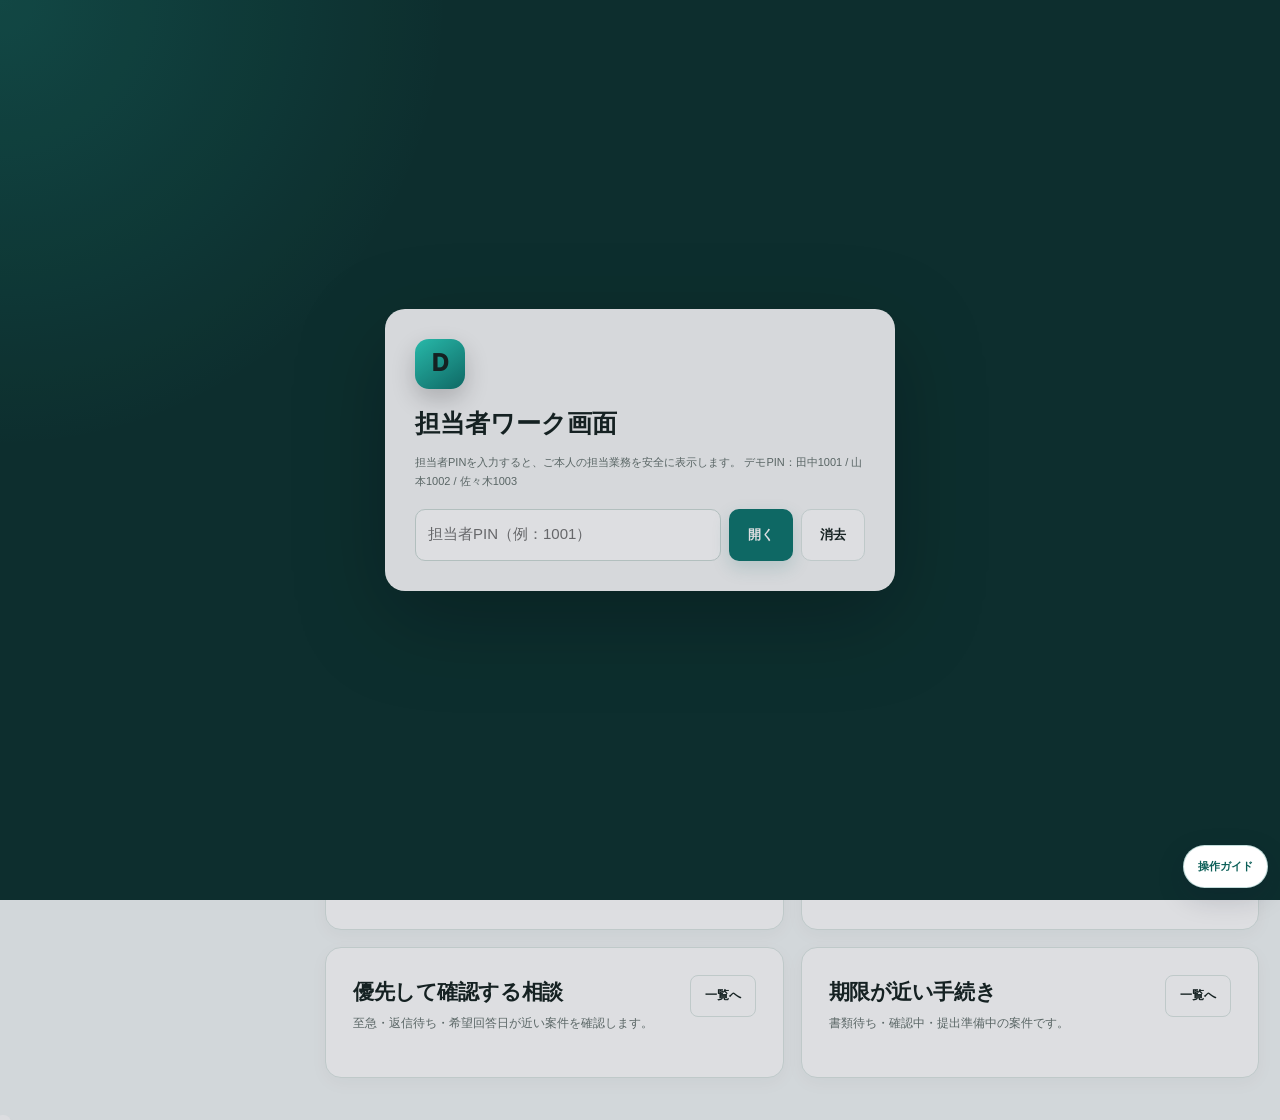
<file: product-ready-demo/staff.html>
<!doctype html>
<html lang="ja">
<head>
  <meta charset="utf-8">
  <meta name="viewport" content="width=device-width, initial-scale=1, viewport-fit=cover">
  <meta name="theme-color" content="#0d3b37">
  <meta name="robots" content="noindex,nofollow">
  <title>DPRO 社労士・顧問先対応 LINE｜担当者ワーク</title>
  <style>
    :root {
      color-scheme: light;
      --bg: #f3f7f7;
      --surface: #ffffff;
      --surface-soft: #f7faf9;
      --text: #172421;
      --muted: #66736f;
      --line: #dce7e4;
      --primary: #0f766e;
      --primary-dark: #0a5d56;
      --primary-soft: #e8f7f3;
      --nav: #0d332f;
      --accent: #2563eb;
      --accent-soft: #edf4ff;
      --success: #13795b;
      --success-soft: #e8f7f0;
      --warning: #a16207;
      --warning-soft: #fff7dd;
      --danger: #b42318;
      --danger-soft: #fff0ee;
      --neutral: #64748b;
      --shadow: 0 12px 30px rgba(15, 59, 54, .08);
      --radius-xl: 22px;
      --radius-lg: 16px;
      --radius-md: 12px;
      --sidebar: 286px;
    }

    * {
      box-sizing: border-box;
    }

    html {
      scroll-behavior: smooth;
    }

    body {
      margin: 0;
      min-width: 320px;
      background:
        radial-gradient(circle at 20% 0%, rgba(15,118,110,.08), transparent 26rem),
        var(--bg);
      color: var(--text);
      font-family:
        -apple-system, BlinkMacSystemFont, "Segoe UI", "Noto Sans JP",
        "Hiragino Kaku Gothic ProN", "Yu Gothic", Meiryo, sans-serif;
      font-size: 16px;
      line-height: 1.65;
    }

    button,
    input,
    select,
    textarea {
      font: inherit;
    }

    button,
    a,
    summary {
      -webkit-tap-highlight-color: transparent;
    }

    a {
      color: inherit;
    }

    [hidden] {
      display: none !important;
    }

    .app {
      min-height: 100vh;
    }

    .sidebar {
      position: fixed;
      inset: 0 auto 0 0;
      z-index: 60;
      width: var(--sidebar);
      padding: 23px 17px;
      overflow-y: auto;
      background: linear-gradient(180deg, #0d332f, #092724);
      color: #ffffff;
    }

    .brand {
      display: flex;
      align-items: center;
      gap: 12px;
      padding: 3px 7px 21px;
      border-bottom: 1px solid rgba(255,255,255,.12);
    }

    .brand-mark {
      display: grid;
      place-items: center;
      width: 46px;
      height: 46px;
      flex: 0 0 auto;
      border-radius: 14px;
      background: linear-gradient(145deg, #2dd4bf, #0f766e);
      box-shadow: 0 10px 24px rgba(0,0,0,.20);
      font-size: 21px;
      font-weight: 950;
    }

    .brand strong {
      display: block;
      font-size: 15px;
      line-height: 1.45;
    }

    .brand small {
      display: block;
      margin-top: 3px;
      color: rgba(255,255,255,.60);
      font-size: 11px;
    }

    .nav-label {
      margin: 25px 10px 9px;
      color: rgba(255,255,255,.48);
      font-size: 11px;
      font-weight: 900;
      letter-spacing: .12em;
    }

    .nav {
      display: grid;
      gap: 5px;
    }

    .nav-btn {
      display: flex;
      align-items: center;
      gap: 10px;
      min-height: 49px;
      padding: 11px 12px;
      border: 0;
      border-radius: 11px;
      background: transparent;
      color: rgba(255,255,255,.74);
      cursor: pointer;
      text-align: left;
      font-size: 13px;
      font-weight: 850;
      transition: .15s ease;
    }

    .nav-btn:hover,
    .nav-btn.active {
      background: rgba(255,255,255,.10);
      color: #ffffff;
    }

    .nav-icon {
      display: grid;
      place-items: center;
      width: 30px;
      height: 30px;
      flex: 0 0 auto;
      border-radius: 9px;
      background: rgba(255,255,255,.07);
      font-size: 12px;
      font-weight: 900;
    }

    .nav-btn.active .nav-icon {
      background: #2dd4bf;
      color: #073d37;
    }

    .staff-card {
      margin-top: 25px;
      padding: 16px;
      border: 1px solid rgba(255,255,255,.12);
      border-radius: 14px;
      background: rgba(255,255,255,.06);
    }

    .staff-card span {
      display: block;
      color: rgba(255,255,255,.57);
      font-size: 10px;
      font-weight: 850;
    }

    .staff-card strong {
      display: block;
      margin-top: 4px;
      font-size: 14px;
      line-height: 1.5;
    }

    .staff-card small {
      display: block;
      margin-top: 3px;
      color: rgba(255,255,255,.62);
      font-size: 10px;
    }

    .staff-card button {
      width: 100%;
      min-height: 39px;
      margin-top: 11px;
      border: 1px solid rgba(255,255,255,.18);
      border-radius: 9px;
      background: rgba(255,255,255,.08);
      color: #ffffff;
      cursor: pointer;
      font-size: 11px;
      font-weight: 900;
    }

    .main {
      min-height: 100vh;
      margin-left: var(--sidebar);
    }

    .topbar {
      position: sticky;
      top: 0;
      z-index: 45;
      display: flex;
      align-items: center;
      justify-content: space-between;
      gap: 14px;
      min-height: 74px;
      padding: 11px 25px;
      border-bottom: 1px solid rgba(220,231,228,.92);
      background: rgba(255,255,255,.93);
      backdrop-filter: blur(12px);
    }

    .page-heading h1 {
      margin: 0;
      font-size: 23px;
      letter-spacing: -.025em;
    }

    .page-heading p {
      margin: 4px 0 0;
      color: var(--muted);
      font-size: 11px;
    }

    .top-actions {
      display: flex;
      align-items: center;
      gap: 8px;
    }

    .staff-select {
      min-width: 210px;
      min-height: 43px;
      padding: 9px 12px;
      border: 1px solid #cbdad6;
      border-radius: 10px;
      background: #ffffff;
      color: var(--text);
      outline: none;
      font-size: 12px;
      font-weight: 800;
    }

    .staff-select:focus {
      border-color: var(--primary);
      box-shadow: 0 0 0 3px rgba(15,118,110,.11);
    }

    .container {
      width: min(1390px, calc(100% - 36px));
      margin: 18px auto 0;
      padding-bottom: 42px;
    }

    .page-section {
      display: none;
    }

    .page-section.active {
      display: block;
    }

    .hero {
      display: grid;
      grid-template-columns: minmax(0,1fr) 330px;
      gap: 22px;
      overflow: hidden;
      padding: 29px;
      border-radius: var(--radius-xl);
      background:
        radial-gradient(circle at 88% 0%, rgba(255,255,255,.13), transparent 18rem),
        linear-gradient(135deg, #0f766e, #0b5d56);
      color: #ffffff;
      box-shadow: var(--shadow);
    }

    .hero-eyebrow {
      display: inline-flex;
      padding: 6px 10px;
      border: 1px solid rgba(255,255,255,.22);
      border-radius: 999px;
      background: rgba(255,255,255,.09);
      font-size: 10px;
      font-weight: 900;
      letter-spacing: .08em;
    }

    .hero h2 {
      margin: 12px 0 0;
      font-size: clamp(27px, 3vw, 40px);
      line-height: 1.2;
      letter-spacing: -.04em;
    }

    .hero p {
      max-width: 720px;
      margin: 14px 0 0;
      color: rgba(255,255,255,.80);
      font-size: 13px;
      line-height: 1.75;
    }

    .hero-side {
      display: grid;
      align-content: center;
      gap: 10px;
      padding: 18px;
      border: 1px solid rgba(255,255,255,.16);
      border-radius: 16px;
      background: rgba(255,255,255,.09);
    }

    .hero-side span {
      display: block;
      color: rgba(255,255,255,.62);
      font-size: 10px;
      font-weight: 900;
    }

    .hero-side strong {
      display: block;
      overflow-wrap: anywhere;
      margin-top: 3px;
      font-size: 14px;
    }

    .toolbar {
      display: flex;
      flex-wrap: wrap;
      align-items: center;
      gap: 8px;
      margin-top: 14px;
      padding: 12px;
      border: 1px solid var(--line);
      border-radius: 14px;
      background: #ffffff;
      box-shadow: 0 5px 18px rgba(15,59,54,.045);
    }

    .toolbar-note {
      margin-left: auto;
      color: var(--muted);
      font-size: 10px;
      font-weight: 800;
    }

    .btn {
      display: inline-flex;
      align-items: center;
      justify-content: center;
      gap: 7px;
      min-height: 44px;
      padding: 9px 15px;
      border: 1px solid transparent;
      border-radius: 10px;
      cursor: pointer;
      text-decoration: none;
      font-size: 11px;
      font-weight: 900;
      transition: transform .14s ease, opacity .14s ease, background .14s ease;
    }

    .btn:hover:not(:disabled) {
      transform: translateY(-1px);
    }

    .btn:disabled {
      opacity: .56;
      cursor: not-allowed;
    }

    .btn-primary {
      background: var(--primary);
      color: #ffffff;
      box-shadow: 0 7px 18px rgba(15,118,110,.17);
    }

    .btn-accent {
      background: var(--accent);
      color: #ffffff;
    }

    .btn-light {
      border-color: var(--line);
      background: #ffffff;
      color: var(--text);
    }

    .btn-success {
      background: var(--success);
      color: #ffffff;
    }

    .btn-warning {
      border-color: #ecd58c;
      background: var(--warning-soft);
      color: var(--warning);
    }

    .btn-danger {
      border-color: #f0beb8;
      background: var(--danger-soft);
      color: var(--danger);
    }

    .metrics {
      display: grid;
      grid-template-columns: repeat(6, minmax(0,1fr));
      gap: 10px;
      margin-top: 14px;
    }

    .metric {
      min-width: 0;
      padding: 17px;
      border: 1px solid var(--line);
      border-radius: 14px;
      background: #ffffff;
      box-shadow: 0 5px 18px rgba(15,59,54,.04);
    }

    .metric span {
      display: block;
      color: var(--muted);
      font-size: 10px;
      font-weight: 850;
    }

    .metric strong {
      display: block;
      margin-top: 5px;
      font-size: 30px;
      line-height: 1.1;
      letter-spacing: -.04em;
    }

    .metric small {
      display: block;
      margin-top: 5px;
      color: var(--muted);
      font-size: 9px;
      line-height: 1.45;
    }

    .grid {
      display: grid;
      gap: 14px;
      margin-top: 14px;
    }

    .grid-2 {
      grid-template-columns: repeat(2, minmax(0,1fr));
    }

    .card {
      min-width: 0;
      padding: 21px;
      border: 1px solid var(--line);
      border-radius: var(--radius-lg);
      background: #ffffff;
      box-shadow: 0 5px 18px rgba(15,59,54,.04);
    }

    .card-header {
      display: flex;
      align-items: flex-start;
      justify-content: space-between;
      gap: 12px;
      margin-bottom: 15px;
    }

    .card-header h3 {
      margin: 0;
      font-size: 17px;
      letter-spacing: -.02em;
    }

    .card-header p {
      margin: 4px 0 0;
      color: var(--muted);
      font-size: 10px;
      line-height: 1.55;
    }

    .badge {
      display: inline-flex;
      align-items: center;
      justify-content: center;
      min-height: 30px;
      padding: 6px 10px;
      border-radius: 999px;
      background: var(--primary-soft);
      color: var(--primary);
      font-size: 10px;
      font-weight: 900;
      white-space: nowrap;
    }

    .list {
      display: grid;
      gap: 10px;
    }

    .row {
      display: grid;
      grid-template-columns: minmax(0,1fr) auto;
      align-items: center;
      gap: 12px;
      padding: 14px;
      border: 1px solid #e3ebe9;
      border-radius: 11px;
      background: var(--surface-soft);
    }

    .row-main {
      min-width: 0;
    }

    .row-title {
      display: flex;
      flex-wrap: wrap;
      align-items: center;
      gap: 8px;
    }

    .row-title strong {
      overflow-wrap: anywhere;
      font-size: 13px;
      line-height: 1.5;
    }

    .row-title small {
      color: var(--muted);
      font-size: 9px;
      font-weight: 800;
    }

    .row-meta {
      display: flex;
      flex-wrap: wrap;
      gap: 8px 15px;
      margin-top: 6px;
      color: var(--muted);
      font-size: 10px;
      line-height: 1.55;
    }

    .row-actions {
      display: flex;
      flex-wrap: wrap;
      justify-content: flex-end;
      gap: 7px;
    }

    .mini-btn {
      min-height: 36px;
      padding: 7px 11px;
      border: 1px solid var(--line);
      border-radius: 8px;
      background: #ffffff;
      color: var(--text);
      cursor: pointer;
      font-size: 10px;
      font-weight: 900;
    }

    .mini-btn.primary {
      border-color: var(--primary);
      background: var(--primary);
      color: #ffffff;
    }

    .mini-btn.success {
      border-color: var(--success);
      background: var(--success);
      color: #ffffff;
    }

    .mini-btn.warning {
      border-color: #e5c968;
      background: var(--warning-soft);
      color: var(--warning);
    }

    .status {
      display: inline-flex;
      align-items: center;
      min-height: 27px;
      padding: 5px 8px;
      border-radius: 999px;
      background: #eef2f1;
      color: var(--neutral);
      font-size: 9px;
      font-weight: 900;
      white-space: nowrap;
    }

    .status.active {
      background: var(--primary-soft);
      color: var(--primary);
    }

    .status.warning {
      background: var(--warning-soft);
      color: var(--warning);
    }

    .status.danger {
      background: var(--danger-soft);
      color: var(--danger);
    }

    .status.done {
      background: var(--success-soft);
      color: var(--success);
    }

    .empty {
      padding: 28px 16px;
      border: 1px dashed #cbdad6;
      border-radius: 12px;
      background: #fafcfb;
      color: var(--muted);
      text-align: center;
    }

    .empty strong {
      display: block;
      color: var(--text);
      font-size: 13px;
    }

    .empty p {
      margin: 6px 0 0;
      font-size: 10px;
    }

    .filter-bar {
      display: flex;
      flex-wrap: wrap;
      align-items: center;
      gap: 9px;
      margin-bottom: 14px;
      padding: 13px;
      border: 1px solid var(--line);
      border-radius: 13px;
      background: #ffffff;
    }

    .input,
    .select,
    .textarea {
      width: 100%;
      border: 1px solid #cddbd7;
      border-radius: 10px;
      background: #ffffff;
      color: var(--text);
      outline: none;
    }

    .input,
    .select {
      min-height: 46px;
      padding: 10px 12px;
      font-size: 13px;
    }

    .textarea {
      min-height: 116px;
      padding: 11px 12px;
      resize: vertical;
      font-size: 13px;
      line-height: 1.7;
    }

    .input:focus,
    .select:focus,
    .textarea:focus {
      border-color: var(--primary);
      box-shadow: 0 0 0 3px rgba(15,118,110,.11);
    }

    .field {
      min-width: 0;
    }

    .field.full {
      grid-column: 1 / -1;
    }

    .label {
      display: flex;
      align-items: center;
      gap: 6px;
      margin-bottom: 7px;
      font-size: 11px;
      font-weight: 900;
    }

    .form-grid {
      display: grid;
      grid-template-columns: repeat(2,minmax(0,1fr));
      gap: 11px;
    }

    .form-grid.cols-3 {
      grid-template-columns: repeat(3,minmax(0,1fr));
    }

    .loading {
      display: grid;
      place-items: center;
      min-height: 260px;
      color: var(--muted);
      text-align: center;
    }

    .spinner {
      width: 38px;
      height: 38px;
      margin: 0 auto 12px;
      border: 4px solid #dfeae7;
      border-top-color: var(--primary);
      border-radius: 50%;
      animation: spin .85s linear infinite;
    }

    @keyframes spin {
      to { transform: rotate(360deg); }
    }

    dialog {
      width: min(860px, calc(100% - 24px));
      max-height: calc(100vh - 26px);
      padding: 0;
      overflow: auto;
      border: 0;
      border-radius: 19px;
      background: #ffffff;
      box-shadow: 0 26px 90px rgba(15,23,42,.30);
    }

    dialog.wide {
      width: min(1080px, calc(100% - 24px));
    }

    dialog::backdrop {
      background: rgba(15,23,42,.58);
      backdrop-filter: blur(3px);
    }

    .dialog-head {
      position: sticky;
      top: 0;
      z-index: 4;
      display: flex;
      align-items: flex-start;
      justify-content: space-between;
      gap: 12px;
      padding: 20px 22px;
      border-bottom: 1px solid var(--line);
      background: rgba(255,255,255,.96);
      backdrop-filter: blur(10px);
    }

    .dialog-head h2 {
      margin: 0;
      font-size: 20px;
    }

    .dialog-head p {
      margin: 4px 0 0;
      color: var(--muted);
      font-size: 10px;
    }

    .dialog-close {
      display: grid;
      place-items: center;
      width: 38px;
      height: 38px;
      border: 1px solid var(--line);
      border-radius: 10px;
      background: #ffffff;
      cursor: pointer;
      font-size: 18px;
    }

    .dialog-body {
      padding: 21px 22px 25px;
    }

    .detail-summary {
      display: grid;
      grid-template-columns: repeat(4,minmax(0,1fr));
      gap: 8px;
      margin-bottom: 15px;
    }

    .detail-cell {
      min-width: 0;
      padding: 12px;
      border: 1px solid #e3ebe9;
      border-radius: 10px;
      background: var(--surface-soft);
    }

    .detail-cell span {
      display: block;
      color: var(--muted);
      font-size: 9px;
      font-weight: 800;
    }

    .detail-cell strong {
      display: block;
      overflow-wrap: anywhere;
      margin-top: 4px;
      font-size: 11px;
      line-height: 1.55;
    }

    .subsection {
      margin-top: 17px;
      padding-top: 17px;
      border-top: 1px solid #e9efed;
    }

    .subsection:first-child {
      margin-top: 0;
      padding-top: 0;
      border-top: 0;
    }

    .subsection h3 {
      margin: 0 0 11px;
      font-size: 14px;
    }

    .dialog-actions {
      display: flex;
      flex-wrap: wrap;
      justify-content: flex-end;
      gap: 8px;
      margin-top: 15px;
    }

    .document-grid {
      display: grid;
      gap: 8px;
    }

    .document-row {
      display: grid;
      grid-template-columns: minmax(0,1fr) 170px auto;
      align-items: center;
      gap: 9px;
      padding: 12px;
      border: 1px solid #e2ebe8;
      border-radius: 10px;
      background: #fafcfb;
    }

    .document-row strong {
      display: block;
      font-size: 11px;
    }

    .document-row p {
      margin: 4px 0 0;
      color: var(--muted);
      font-size: 9px;
      line-height: 1.55;
    }

    .template-card {
      padding: 15px;
      border: 1px solid var(--line);
      border-radius: 12px;
      background: #ffffff;
    }

    .template-card + .template-card {
      margin-top: 9px;
    }

    .template-card h3 {
      margin: 0;
      font-size: 13px;
    }

    .template-card pre {
      margin: 11px 0 0;
      padding: 13px;
      border-radius: 9px;
      background: #f6f8f7;
      white-space: pre-wrap;
      word-break: break-word;
      font: inherit;
      font-size: 10px;
      line-height: 1.8;
    }

    .template-actions {
      display: flex;
      justify-content: flex-end;
      gap: 7px;
      margin-top: 9px;
    }

    .login-overlay {
      position: fixed;
      inset: 0;
      z-index: 100;
      display: grid;
      place-items: center;
      padding: 18px;
      background:
        radial-gradient(circle at top left, rgba(45,212,191,.18), transparent 28rem),
        #0d332f;
    }

    .login-card {
      width: min(510px, 100%);
      padding: 29px;
      border: 1px solid rgba(255,255,255,.13);
      border-radius: 20px;
      background: rgba(255,255,255,.97);
      box-shadow: 0 28px 90px rgba(0,0,0,.28);
    }

    .login-card .brand-mark {
      margin-bottom: 14px;
    }

    .login-card h1 {
      margin: 0;
      font-size: 25px;
    }

    .login-card p {
      margin: 9px 0 18px;
      color: var(--muted);
      font-size: 11px;
      line-height: 1.7;
    }

    .login-actions {
      display: grid;
      grid-template-columns: minmax(0,1fr) auto auto;
      gap: 8px;
    }

    .error-box {
      margin-top: 11px;
      padding: 12px 13px;
      border: 1px solid #efbbb5;
      border-radius: 10px;
      background: var(--danger-soft);
      color: var(--danger);
      font-size: 10px;
      font-weight: 800;
      line-height: 1.55;
    }

    .mobile-menu {
      display: none;
    }

    @media (max-width: 1180px) {
      .metrics {
        grid-template-columns: repeat(3,minmax(0,1fr));
      }

      .hero {
        grid-template-columns: 1fr;
      }

      .hero-side {
        grid-template-columns: repeat(3,minmax(0,1fr));
      }
    }

    @media (max-width: 900px) {
      .sidebar {
        transform: translateX(-100%);
        transition: transform .2s ease;
      }

      body.menu-open .sidebar {
        transform: translateX(0);
      }

      .main {
        margin-left: 0;
      }

      .mobile-menu {
        display: inline-flex;
      }

      .grid-2 {
        grid-template-columns: 1fr;
      }

      .detail-summary {
        grid-template-columns: repeat(2,minmax(0,1fr));
      }
    }

    @media (max-width: 650px) {
      .topbar {
        min-height: 64px;
        padding: 9px 11px;
      }

      .page-heading h1 {
        font-size: 19px;
      }

      .page-heading p {
        display: none;
      }

      .top-actions .btn:not(.mobile-menu):not(#refresh-btn) {
        display: none;
      }

      .staff-select {
        min-width: 130px;
        max-width: 160px;
      }

      .container {
        width: min(100% - 20px, 1390px);
        margin-top: 10px;
      }

      .hero {
        padding: 20px;
        border-radius: 17px;
      }

      .hero h2 {
        font-size: 28px;
      }

      .hero p {
        font-size: 12px;
      }

      .hero-side {
        grid-template-columns: 1fr;
      }

      .metrics {
        grid-template-columns: 1fr 1fr;
      }

      .metric strong {
        font-size: 27px;
      }

      .card {
        padding: 18px 15px;
      }

      .row {
        grid-template-columns: 1fr;
      }

      .row-actions {
        justify-content: flex-start;
      }

      .form-grid,
      .form-grid.cols-3 {
        grid-template-columns: 1fr;
      }

      .field.full {
        grid-column: auto;
      }

      .document-row {
        grid-template-columns: 1fr;
      }

      .dialog-actions {
        display: grid;
        grid-template-columns: 1fr;
      }

      .dialog-actions .btn {
        width: 100%;
      }
    }
  
    @media (max-width: 520px) {
      .login-actions {
        grid-template-columns: 1fr 1fr;
      }

      .login-actions .input {
        grid-column: 1 / -1;
      }

      .login-actions .btn {
        width: 100%;
      }
    }

  
    /* =========================================================
       STEP CONSULT-13
       全画面視認性統一：担当者ワーク
       ========================================================= */

    :root {
      --sidebar: 304px;
    }

    body {
      font-size: 18px;
    }

    .sidebar {
      padding: 26px 19px;
    }

    .brand-mark {
      width: 50px;
      height: 50px;
      font-size: 23px;
    }

    .brand strong {
      font-size: 17px;
    }

    .brand small {
      font-size: 12px;
    }

    .nav-label {
      font-size: 13px;
    }

    .nav-btn {
      min-height: 54px;
      padding: 13px 14px;
      font-size: 15px;
    }

    .nav-icon {
      width: 33px;
      height: 33px;
      font-size: 14px;
    }

    .staff-card span {
      font-size: 11px;
    }

    .staff-card strong {
      font-size: 16px;
    }

    .staff-card small {
      font-size: 12px;
    }

    .staff-card button {
      min-height: 44px;
      font-size: 13px;
    }

    .topbar {
      min-height: 82px;
      padding: 12px 28px;
    }

    .page-heading h1 {
      font-size: 28px;
    }

    .page-heading p {
      font-size: 13px;
    }

    .staff-select {
      min-height: 49px;
      font-size: 14px;
    }

    .container {
      width: min(1400px, calc(100% - 42px));
      margin-top: 22px;
    }

    .hero {
      padding: 34px;
    }

    .hero h2 {
      font-size: clamp(34px, 3vw, 46px);
    }

    .hero p {
      font-size: 15px;
    }

    .hero-side span {
      font-size: 12px;
    }

    .hero-side strong {
      font-size: 17px;
    }

    .toolbar {
      padding: 15px;
    }

    .toolbar-note {
      font-size: 12px;
    }

    .btn {
      min-height: 49px;
      padding: 10px 18px;
      font-size: 13px;
    }

    .metrics {
      gap: 12px;
    }

    .metric {
      padding: 21px 19px;
    }

    .metric span {
      font-size: 12px;
    }

    .metric strong {
      font-size: 37px;
    }

    .metric small {
      font-size: 11px;
    }

    .grid {
      gap: 17px;
      margin-top: 17px;
    }

    .card {
      padding: 27px;
    }

    .card-header {
      margin-bottom: 18px;
    }

    .card-header h3 {
      font-size: 21px;
    }

    .card-header p {
      font-size: 12px;
    }

    .badge {
      min-height: 34px;
      font-size: 12px;
    }

    .list {
      gap: 12px;
    }

    .row {
      padding: 17px;
    }

    .row-title strong {
      font-size: 16px;
    }

    .row-title small {
      font-size: 11px;
    }

    .row-meta {
      font-size: 12px;
      line-height: 1.7;
    }

    .mini-btn {
      min-height: 42px;
      padding: 9px 14px;
      font-size: 12px;
    }

    .status {
      min-height: 31px;
      font-size: 11px;
    }

    .filter-bar {
      padding: 15px;
    }

    .input,
    .select {
      min-height: 52px;
      font-size: 15px;
    }

    .textarea {
      min-height: 136px;
      font-size: 15px;
    }

    .label {
      font-size: 13px;
    }

    .dialog-head h2 {
      font-size: 24px;
    }

    .dialog-head p {
      font-size: 12px;
    }

    .detail-cell span {
      font-size: 10px;
    }

    .detail-cell strong {
      font-size: 13px;
    }

    .subsection h3 {
      font-size: 17px;
    }

    .document-row strong {
      font-size: 13px;
    }

    .document-row p {
      font-size: 11px;
    }

    .template-card h3 {
      font-size: 15px;
    }

    .template-card pre {
      font-size: 12px;
    }

    @media (max-width: 1450px) {
      .metrics {
        grid-template-columns: repeat(3, minmax(0, 1fr));
      }
    }

    @media (max-width: 900px) {
      :root {
        --sidebar: 304px;
      }
    }

    @media (max-width: 650px) {
      body {
        font-size: 16px;
      }

      .page-heading h1 {
        font-size: 21px;
      }

      .hero h2 {
        font-size: 31px;
      }

      .hero p {
        font-size: 13px;
      }

      .card {
        padding: 20px 16px;
      }

      .row-title strong {
        font-size: 14px;
      }

      .row-meta {
        font-size: 11px;
      }

      .btn,
      .mini-btn {
        font-size: 11px;
      }
    }

  </style>
<link rel="stylesheet" href="./tutorial-v1.1.css?v=CONSULT-TUTORIAL-STANDARD-V1.1-20260830">
</head>
<body>
  <div class="login-overlay" id="login-overlay">
    <div class="login-card">
      <div class="brand-mark">D</div>
      <h1>担当者ワーク画面</h1>
      <p>
        担当者PINを入力すると、ご本人の担当業務を安全に表示します。
        デモPIN：田中1001 / 山本1002 / 佐々木1003
      </p>
      <div class="login-actions">
        <input class="input" id="login-admin-code" type="password" inputmode="numeric" autocomplete="off" placeholder="担当者PIN（例：1001）">
        <button class="btn btn-primary" id="login-btn" type="button">開く</button>
        <button class="btn btn-light" id="clear-login-code-btn" type="button">消去</button>
      </div>
      <div class="error-box" id="login-error" hidden></div>
    </div>
  </div>

  <div class="app">
    <aside class="sidebar">
      <div class="brand">
        <div class="brand-mark">D</div>
        <div>
          <strong>DPRO 社労士・顧問先対応 LINE</strong>
          <small>Staff Work</small>
        </div>
      </div>

      <div class="nav-label">担当者業務</div>
      <nav class="nav">
        <button class="nav-btn active" type="button" data-page="today">
          <span class="nav-icon">今</span> 今日の仕事
        </button>
        <button class="nav-btn" type="button" data-page="consultations">
          <span class="nav-icon">相</span> 担当相談
        </button>
        <button class="nav-btn" type="button" data-page="procedures">
          <span class="nav-icon">手</span> 担当手続き
        </button>
        <button class="nav-btn" type="button" data-page="tasks">
          <span class="nav-icon">務</span> 未完了タスク
        </button>
      </nav>

      <div class="nav-label">連絡・確認</div>
      <nav class="nav">
        <button class="nav-btn" type="button" data-action="templates">
          <span class="nav-icon">文</span> LINE文面
        </button>
        <button class="nav-btn" type="button" data-action="owner">
          <span class="nav-icon">管</span> PC管理画面
        </button>
        <button class="nav-btn" type="button" data-action="system-check">
          <span class="nav-icon">確</span> システムチェック
        </button>
      </nav>

      <div class="staff-card">
        <span>選択中の担当者</span>
        <strong id="sidebar-staff-name">未選択</strong>
        <small id="sidebar-staff-role">—</small>
        <button id="logout-btn" type="button">担当者セッションを消去</button>
      </div>
    </aside>

    <main class="main">
      <header class="topbar">
        <div class="page-heading">
          <h1 id="page-title">今日の仕事</h1>
          <p id="page-description">面談・期限タスク・担当案件を今日やる順番で確認します。</p>
        </div>

        <div class="top-actions">
          <button class="btn btn-light mobile-menu" id="mobile-menu-btn" type="button">メニュー</button>
          <select class="staff-select" id="staff-select" aria-label="担当者を選択">
            <option value="">担当者を読込中</option>
          </select>
          <button class="btn btn-primary" id="refresh-btn" type="button">更新</button>
        </div>
      </header>

      <div class="container">
        <section class="page-section active" id="page-today">
          <div class="hero">
            <div>
              <div class="hero-eyebrow">STEP CONSULT-13 · UNIFIED READABILITY</div>
              <h2>今日やる仕事を、<br>担当者ごとにまとめて確認</h2>
              <p>
                本日の面談、期限タスク、担当中の労務相談・手続きを一画面に集約。
                ステータス更新と顧問先向け進捗連絡まで、その場で完了できます。
              </p>
            </div>
            <div class="hero-side">
              <div><span>担当者</span><strong id="hero-staff-name">—</strong></div>
              <div><span>対象日</span><strong id="hero-date">—</strong></div>
              <div><span>最終更新</span><strong id="hero-updated">未取得</strong></div>
            </div>
          </div>

          <div class="toolbar">
            <input class="input" id="work-date" type="date" style="max-width:200px">
            <button class="btn btn-primary" id="load-date-btn" type="button">この日を表示</button>
            <button class="btn btn-light" id="today-btn" type="button">今日へ戻る</button>
            <button class="btn btn-light" type="button" data-page-jump="consultations">担当相談を見る</button>
            <button class="btn btn-light" type="button" data-page-jump="procedures">担当手続きを見る</button>
            <span class="toolbar-note" id="load-status">担当者を選択してください。</span>
          </div>

          <div class="metrics">
            <div class="metric"><span>本日の面談</span><strong id="metric-appointments">0</strong><small>来所・オンライン等</small></div>
            <div class="metric"><span>本日期限タスク</span><strong id="metric-today-tasks">0</strong><small>当日対応が必要</small></div>
            <div class="metric"><span>担当相談</span><strong id="metric-consultations">0</strong><small>完了・終了以外</small></div>
            <div class="metric"><span>担当手続き</span><strong id="metric-procedures">0</strong><small>対応中の案件</small></div>
            <div class="metric"><span>未完了タスク</span><strong id="metric-open-tasks">0</strong><small>担当者の全タスク</small></div>
            <div class="metric"><span>至急・期限超過</span><strong id="metric-urgent">0</strong><small>優先して対応</small></div>
          </div>

          <div class="grid grid-2">
            <article class="card">
              <div class="card-header">
                <div>
                  <h3>本日の面談</h3>
                  <p>来所済み・面談中・完了へすぐ更新できます。</p>
                </div>
                <span class="badge" id="today-appointments-badge">0件</span>
              </div>
              <div class="list" id="today-appointments-list"></div>
            </article>

            <article class="card">
              <div class="card-header">
                <div>
                  <h3>本日期限タスク</h3>
                  <p>面談準備、書類確認、顧問先フォロー等です。</p>
                </div>
                <span class="badge" id="today-tasks-badge">0件</span>
              </div>
              <div class="list" id="today-tasks-list"></div>
            </article>
          </div>

          <div class="grid grid-2">
            <article class="card">
              <div class="card-header">
                <div>
                  <h3>優先して確認する相談</h3>
                  <p>至急・返信待ち・希望回答日が近い案件を確認します。</p>
                </div>
                <button class="mini-btn" type="button" data-page-jump="consultations">一覧へ</button>
              </div>
              <div class="list" id="priority-consultations-list"></div>
            </article>

            <article class="card">
              <div class="card-header">
                <div>
                  <h3>期限が近い手続き</h3>
                  <p>書類待ち・確認中・提出準備中の案件です。</p>
                </div>
                <button class="mini-btn" type="button" data-page-jump="procedures">一覧へ</button>
              </div>
              <div class="list" id="priority-procedures-list"></div>
            </article>
          </div>
        </section>

        <section class="page-section" id="page-consultations">
          <div class="filter-bar">
            <select class="select" id="consultation-filter" style="max-width:240px">
              <option value="all">すべての担当相談</option>
              <option value="urgent">至急・早め</option>
              <option value="waiting_client">顧問先返信待ち</option>
              <option value="reviewing">確認中</option>
              <option value="reply_preparing">回答準備中</option>
            </select>
            <span class="toolbar-note" id="consultation-filter-count">0件</span>
          </div>

          <article class="card">
            <div class="card-header">
              <div>
                <h3>担当中の労務相談</h3>
                <p>相談内容・回答概要・次回連絡日を更新します。</p>
              </div>
              <span class="badge" id="consultations-badge">0件</span>
            </div>
            <div class="list" id="consultations-list"></div>
          </article>
        </section>

        <section class="page-section" id="page-procedures">
          <div class="filter-bar">
            <select class="select" id="procedure-filter" style="max-width:250px">
              <option value="all">すべての担当手続き</option>
              <option value="waiting_documents">書類待ち</option>
              <option value="checking">確認中</option>
              <option value="preparing">準備中</option>
              <option value="submitted">提出済み</option>
            </select>
            <span class="toolbar-note" id="procedure-filter-count">0件</span>
          </div>

          <article class="card">
            <div class="card-header">
              <div>
                <h3>担当中の手続き案件</h3>
                <p>期限、書類状況、進捗、次回連絡を管理します。</p>
              </div>
              <span class="badge" id="procedures-badge">0件</span>
            </div>
            <div class="list" id="procedures-list"></div>
          </article>
        </section>

        <section class="page-section" id="page-tasks">
          <div class="filter-bar">
            <select class="select" id="task-filter" style="max-width:240px">
              <option value="all">すべての未完了タスク</option>
              <option value="urgent">至急・期限超過</option>
              <option value="open">未対応</option>
              <option value="in_progress">対応中</option>
            </select>
            <span class="toolbar-note" id="task-filter-count">0件</span>
          </div>

          <article class="card">
            <div class="card-header">
              <div>
                <h3>未完了タスク</h3>
                <p>未対応・対応中のタスクを期限順に表示します。</p>
              </div>
              <span class="badge" id="tasks-badge">0件</span>
            </div>
            <div class="list" id="tasks-list"></div>
          </article>
        </section>
      </div>
    </main>
  </div>

  <dialog class="wide" id="detail-dialog">
    <div class="dialog-head">
      <div>
        <h2 id="detail-title">案件詳細</h2>
        <p id="detail-subtitle">詳細を読み込んでいます。</p>
      </div>
      <button class="dialog-close" type="button" data-close-dialog="detail-dialog">×</button>
    </div>
    <div class="dialog-body" id="detail-body"></div>
  </dialog>

  <dialog id="progress-dialog">
    <div class="dialog-head">
      <div>
        <h2>進捗メモを追加</h2>
        <p>内部メモまたは顧問先マイページへ表示する進捗を保存します。</p>
      </div>
      <button class="dialog-close" type="button" data-close-dialog="progress-dialog">×</button>
    </div>
    <div class="dialog-body">
      <form id="progress-form">
        <input id="progress-consultation-id" name="consultation_id" type="hidden">
        <input id="progress-procedure-id" name="procedure_request_id" type="hidden">
        <input id="progress-appointment-id" name="appointment_id" type="hidden">
        <input id="progress-status-from" name="status_from" type="hidden">
        <input id="progress-status-to" name="status_to" type="hidden">

        <div class="form-grid">
          <div class="field full">
            <label class="label">進捗タイトル</label>
            <input class="input" id="progress-title" name="progress_title" value="対応状況をご案内">
          </div>
          <div class="field full">
            <label class="label">進捗内容</label>
            <textarea class="textarea" id="progress-note" name="progress_note" placeholder="例：必要書類を確認中です。追加確認が必要な場合はご連絡します。"></textarea>
          </div>
          <div class="field">
            <label class="label">公開範囲</label>
            <select class="select" id="progress-visible" name="visible_to_client">
              <option value="false">事務所内部のみ</option>
              <option value="true">顧問先マイページへ表示</option>
            </select>
          </div>
        </div>

        <div class="dialog-actions">
          <button class="btn btn-primary" type="submit">進捗を保存</button>
        </div>
      </form>
      <div class="error-box" id="progress-error" hidden></div>
    </div>
  </dialog>

  <dialog id="templates-dialog">
    <div class="dialog-head">
      <div>
        <h2>LINE文面テンプレート</h2>
        <p>コピー後、顧問先とのLINEトークへ貼り付けて使用します。</p>
      </div>
      <button class="dialog-close" type="button" data-close-dialog="templates-dialog">×</button>
    </div>
    <div class="dialog-body" id="templates-body"></div>
  </dialog>

  <script src="./config.js?v=SHAROUSHI-PR2-FRONTEND-20260823"></script>
  <script>
    (() => {
      "use strict";

      const STAFF_STORAGE_KEY = "dpro_consult_selected_staff_id";

      const state = {
        staff: [],
        selectedStaff: null,
        today: null,
        work: null,
        detail: null,
        templates: [],
        currentPage: "today",
      };

      const pageInfo = {
        today: ["今日の仕事", "面談・期限タスク・担当案件を今日やる順番で確認します。"],
        consultations: ["担当相談", "担当中の労務相談と次回連絡を管理します。"],
        procedures: ["担当手続き", "手続きの期限・書類・進捗を管理します。"],
        tasks: ["未完了タスク", "未対応・対応中のタスクを期限順に確認します。"],
      };

      const $ = (selector) => document.querySelector(selector);
      const $$ = (selector) => [...document.querySelectorAll(selector)];

      function app() {
        if (!window.DPRO_CONSULT) {
          throw new Error("config.jsを読み込めませんでした。");
        }
        return window.DPRO_CONSULT;
      }

      function esc(value) {
        return app().escapeHtml(value ?? "");
      }

      function empty(title, message) {
        return `
          <div class="empty">
            <strong>${esc(title)}</strong>
            <p>${esc(message)}</p>
          </div>
        `;
      }

      function showPage(page) {
        if (!pageInfo[page]) return;

        state.currentPage = page;

        $$(".page-section").forEach((section) => {
          section.classList.toggle("active", section.id === `page-${page}`);
        });

        $$(".nav-btn[data-page]").forEach((button) => {
          button.classList.toggle("active", button.dataset.page === page);
        });

        $("#page-title").textContent = pageInfo[page][0];
        $("#page-description").textContent = pageInfo[page][1];

        document.body.classList.remove("menu-open");
      }

      function statusClass(type, status) {
        if (
          ["completed", "closed", "answered", "submitted", "documents_received", "received"].includes(status)
        ) {
          return "done";
        }

        if (
          ["cancelled", "no_show", "cancel_requested"].includes(status)
        ) {
          return "danger";
        }

        if (
          [
            "waiting_client",
            "waiting_documents",
            "additional_required",
            "change_requested",
            "urgent",
          ].includes(status)
        ) {
          return "warning";
        }

        return "active";
      }

      function selectedStaffId() {
        return state.selectedStaff?.id || "";
      }

      function selectedStaffName() {
        return state.selectedStaff?.staff_name || "未選択";
      }

      function selectedStaffRole() {
        return {
          admin: "代表・管理者",
          owner: "代表・管理者",
          sharoushi: "社会保険労務士",
          assistant: "事務スタッフ",
          staff: "事務スタッフ",
        }[state.selectedStaff?.role] || state.selectedStaff?.role || "担当スタッフ";
      }

      function setLoginError(message) {
        $("#login-error").textContent = message;
        $("#login-error").hidden = false;
      }

      async function authenticate() {
        const code = $("#login-admin-code").value.trim();

        if (!code) {
          setLoginError("管理コードを入力してください。");
          return;
        }

        app().saveAdminCode(code);
        app().setButtonLoading($("#login-btn"), true, {
          loadingText: "確認中...",
        });

        try {
          await loadStaff();
          $("#login-overlay").hidden = true;
          $("#login-error").hidden = true;
          app().showToast("担当者ワーク画面を開きました。");
        } catch (error) {
          app().removeAdminCode();
          setLoginError(error?.message || "管理コードを確認してください。");
        } finally {
          app().setButtonLoading($("#login-btn"), false);
        }
      }

      async function loadStaff() {
        const result = await app().apiFetch(
          app().API_ENDPOINTS.ADMIN_STAFF,
          { admin: true }
        );

        state.staff = (result.staff || []).filter((item) => item.is_active !== false);

        if (!state.staff.length) {
          throw new Error("有効な担当スタッフが登録されていません。");
        }

        $("#staff-select").innerHTML = state.staff
          .map(
            (item) => `
              <option value="${esc(item.id)}">
                ${esc(item.staff_name)}（${esc(
                  {
                    admin: "管理者",
                    owner: "管理者",
                    sharoushi: "社労士",
                    assistant: "事務",
                    staff: "事務",
                  }[item.role] || item.role || "担当"
                )}）
              </option>
            `
          )
          .join("");

        let savedId = "";

        try {
          savedId =
            app().getQueryParam("staff_id") ||
            localStorage.getItem(STAFF_STORAGE_KEY) ||
            "";
        } catch {
          savedId = app().getQueryParam("staff_id") || "";
        }

        state.selectedStaff =
          state.staff.find((item) => item.id === savedId) ||
          state.staff[0];

        $("#staff-select").value = state.selectedStaff.id;

        updateSelectedStaffDisplay();
        await loadAll({ silent: true });
      }

      function updateSelectedStaffDisplay() {
        $("#sidebar-staff-name").textContent = selectedStaffName();
        $("#sidebar-staff-role").textContent = selectedStaffRole();
        $("#hero-staff-name").textContent = selectedStaffName();

        try {
          localStorage.setItem(STAFF_STORAGE_KEY, selectedStaffId());
        } catch {
          // 保存できない端末でも処理を継続する。
        }
      }

      async function loadAll(options = {}) {
        if (!selectedStaffId()) {
          throw new Error("担当者を選択してください。");
        }

        const date = $("#work-date").value || app().todayJst();
        $("#work-date").value = date;
        $("#load-status").textContent = "担当データを読み込んでいます。";

        const [todayData, workData] = await Promise.all([
          app().apiFetch(app().API_ENDPOINTS.STAFF_TODAY, {
            admin: true,
            query: {
              staff_id: selectedStaffId(),
              date,
            },
            timeoutMs: 30000,
          }),
          app().apiFetch(app().API_ENDPOINTS.STAFF_WORK, {
            admin: true,
            query: {
              staff_id: selectedStaffId(),
            },
            timeoutMs: 30000,
          }),
        ]);

        state.today = todayData;
        state.work = workData;

        renderAll();
        $("#load-status").textContent =
          `${selectedStaffName()}の担当データを表示中`;
        $("#hero-date").textContent = app().formatDate(date);
        $("#hero-updated").textContent = new Date().toLocaleTimeString("ja-JP", {
          hour: "2-digit",
          minute: "2-digit",
        });

        if (!options.silent) {
          app().showToast("担当データを更新しました。");
        }
      }

      function renderAll() {
        const appointments = state.today?.appointments || [];
        const todayTasks = state.today?.tasks || [];
        const consultations = state.work?.consultations || [];
        const procedures = state.work?.procedure_requests || [];
        const tasks = state.work?.tasks || [];

        const urgentCount = tasks.filter((item) => {
          const overdue =
            item.due_at &&
            new Date(item.due_at).getTime() < Date.now();
          return item.priority === "urgent" || overdue;
        }).length;

        $("#metric-appointments").textContent = appointments.length;
        $("#metric-today-tasks").textContent = todayTasks.length;
        $("#metric-consultations").textContent = consultations.length;
        $("#metric-procedures").textContent = procedures.length;
        $("#metric-open-tasks").textContent = tasks.length;
        $("#metric-urgent").textContent = urgentCount;

        $("#today-appointments-badge").textContent = `${appointments.length}件`;
        $("#today-tasks-badge").textContent = `${todayTasks.length}件`;
        $("#consultations-badge").textContent = `${consultations.length}件`;
        $("#procedures-badge").textContent = `${procedures.length}件`;
        $("#tasks-badge").textContent = `${tasks.length}件`;

        renderAppointments(appointments, "#today-appointments-list");
        renderTasks(todayTasks, "#today-tasks-list");

        const priorityConsultations = [...consultations]
          .sort((a, b) => {
            const urgency = { urgent: 0, high: 1, normal: 2, low: 3 };
            const urgencyDiff =
              (urgency[a.urgency] ?? 9) - (urgency[b.urgency] ?? 9);

            if (urgencyDiff !== 0) return urgencyDiff;

            return String(a.preferred_response_date || "9999").localeCompare(
              String(b.preferred_response_date || "9999")
            );
          })
          .slice(0, 5);

        const priorityProcedures = [...procedures]
          .sort((a, b) =>
            String(a.office_due_date || "9999").localeCompare(
              String(b.office_due_date || "9999")
            )
          )
          .slice(0, 5);

        renderConsultations(
          priorityConsultations,
          "#priority-consultations-list"
        );
        renderProcedures(
          priorityProcedures,
          "#priority-procedures-list"
        );

        applyConsultationFilter();
        applyProcedureFilter();
        applyTaskFilter();
      }

      function renderAppointments(items, selector) {
        const container = $(selector);

        if (!items.length) {
          container.innerHTML = empty(
            "面談予定はありません",
            "選択した日には、この担当者の面談予約はありません。"
          );
          return;
        }

        container.innerHTML = items
          .map(
            (item) => `
              <div class="row">
                <div class="row-main">
                  <div class="row-title">
                    <strong>${esc(item.agenda || "面談予約")}</strong>
                    <small>${esc(item.appointment_code)}</small>
                    <span class="status ${statusClass("appointment", item.status)}">
                      ${esc(
                        item.status_label ||
                          app().statusLabel("appointment", item.status)
                      )}
                    </span>
                  </div>
                  <div class="row-meta">
                    <span>${esc(app().formatDateTime(item.start_at))}</span>
                    <span>${esc(methodLabel(item.method))}</span>
                    <span>${esc(item.location || item.meeting_url || "")}</span>
                  </div>
                </div>
                <div class="row-actions">
                  ${
                    ["reserved", "confirmed"].includes(item.status)
                      ? `<button class="mini-btn primary" data-appointment-status="${esc(item.id)}" data-next-status="arrived">来所済み</button>`
                      : ""
                  }
                  ${
                    item.status === "arrived"
                      ? `<button class="mini-btn primary" data-appointment-status="${esc(item.id)}" data-next-status="in_meeting">面談中</button>`
                      : ""
                  }
                  ${
                    item.status === "in_meeting"
                      ? `<button class="mini-btn success" data-appointment-status="${esc(item.id)}" data-next-status="completed">面談完了</button>`
                      : ""
                  }
                  <button class="mini-btn" data-detail-type="appointment" data-detail-id="${esc(item.id)}">詳細</button>
                </div>
              </div>
            `
          )
          .join("");
      }

      function renderTasks(items, selector) {
        const container = $(selector);

        if (!items.length) {
          container.innerHTML = empty(
            "タスクはありません",
            "該当する未完了タスクはありません。"
          );
          return;
        }

        container.innerHTML = items
          .map((item) => {
            const overdue =
              item.due_at &&
              new Date(item.due_at).getTime() < Date.now();

            return `
              <div class="row">
                <div class="row-main">
                  <div class="row-title">
                    <strong>${esc(item.title)}</strong>
                    <span class="status ${
                      overdue || item.priority === "urgent"
                        ? "danger"
                        : statusClass("task", item.status)
                    }">
                      ${esc(
                        overdue
                          ? "期限超過"
                          : item.priority === "urgent"
                            ? "至急"
                            : item.status_label ||
                              app().statusLabel("task", item.status)
                      )}
                    </span>
                  </div>
                  <div class="row-meta">
                    <span>期限：${esc(app().formatDateTime(item.due_at))}</span>
                    <span>${esc(item.description || "")}</span>
                  </div>
                </div>
                <div class="row-actions">
                  ${
                    item.consultation_id
                      ? `<button class="mini-btn" data-detail-type="consultation" data-detail-id="${esc(item.consultation_id)}">相談詳細</button>`
                      : ""
                  }
                  ${
                    item.procedure_request_id
                      ? `<button class="mini-btn" data-detail-type="procedure" data-detail-id="${esc(item.procedure_request_id)}">手続詳細</button>`
                      : ""
                  }
                  ${
                    item.appointment_id
                      ? `<button class="mini-btn" data-detail-type="appointment" data-detail-id="${esc(item.appointment_id)}">面談詳細</button>`
                      : ""
                  }
                  ${
                    item.status === "open"
                      ? `<button class="mini-btn warning" data-task-status="${esc(item.id)}" data-next-status="in_progress">対応開始</button>`
                      : ""
                  }
                  <button class="mini-btn success" data-task-status="${esc(item.id)}" data-next-status="completed">完了</button>
                </div>
              </div>
            `;
          })
          .join("");
      }

      function renderConsultations(items, selector) {
        const container = $(selector);

        if (!items.length) {
          container.innerHTML = empty(
            "担当相談はありません",
            "現在、この担当者に割り当てられた相談はありません。"
          );
          return;
        }

        container.innerHTML = items
          .map(
            (item) => `
              <div class="row">
                <div class="row-main">
                  <div class="row-title">
                    <strong>${esc(item.title)}</strong>
                    <small>${esc(item.consultation_code)}</small>
                    <span class="status ${statusClass("consultation", item.status)}">
                      ${esc(
                        item.status_label ||
                          app().statusLabel("consultation", item.status)
                      )}
                    </span>
                  </div>
                  <div class="row-meta">
                    <span>受付：${esc(app().formatDateTime(item.received_at))}</span>
                    <span>緊急度：${esc(urgencyLabel(item.urgency))}</span>
                    <span>希望回答：${esc(
                      app().formatDate(item.preferred_response_date)
                    )}</span>
                    <span>次回連絡：${esc(
                      app().formatDate(item.next_contact_date)
                    )}</span>
                  </div>
                </div>
                <div class="row-actions">
                  <button class="mini-btn primary" data-detail-type="consultation" data-detail-id="${esc(item.id)}">開く</button>
                  <button class="mini-btn" data-progress-type="consultation" data-progress-id="${esc(item.id)}" data-progress-status="${esc(item.status)}">進捗追加</button>
                </div>
              </div>
            `
          )
          .join("");
      }

      function renderProcedures(items, selector) {
        const container = $(selector);

        if (!items.length) {
          container.innerHTML = empty(
            "担当手続きはありません",
            "現在、この担当者に割り当てられた手続き案件はありません。"
          );
          return;
        }

        container.innerHTML = items
          .map(
            (item) => `
              <div class="row">
                <div class="row-main">
                  <div class="row-title">
                    <strong>${esc(item.title)}</strong>
                    <small>${esc(item.procedure_request_code)}</small>
                    <span class="status ${statusClass("procedure", item.status)}">
                      ${esc(
                        item.status_label ||
                          app().statusLabel("procedure", item.status)
                      )}
                    </span>
                  </div>
                  <div class="row-meta">
                    <span>事務所期限：${esc(
                      app().formatDate(item.office_due_date)
                    )}</span>
                    <span>基準日：${esc(
                      app().formatDate(item.effective_date)
                    )}</span>
                    <span>次回連絡：${esc(
                      app().formatDate(item.next_contact_date)
                    )}</span>
                  </div>
                </div>
                <div class="row-actions">
                  <button class="mini-btn primary" data-detail-type="procedure" data-detail-id="${esc(item.id)}">開く</button>
                  <button class="mini-btn" data-progress-type="procedure" data-progress-id="${esc(item.id)}" data-progress-status="${esc(item.status)}">進捗追加</button>
                </div>
              </div>
            `
          )
          .join("");
      }

      function applyConsultationFilter() {
        const all = state.work?.consultations || [];
        const filter = $("#consultation-filter").value;

        const items = all.filter((item) => {
          if (filter === "all") return true;
          if (filter === "urgent") {
            return ["urgent", "high"].includes(item.urgency);
          }
          return item.status === filter;
        });

        $("#consultation-filter-count").textContent = `${items.length}件を表示`;
        renderConsultations(items, "#consultations-list");
      }

      function applyProcedureFilter() {
        const all = state.work?.procedure_requests || [];
        const filter = $("#procedure-filter").value;
        const items =
          filter === "all"
            ? all
            : all.filter((item) => item.status === filter);

        $("#procedure-filter-count").textContent = `${items.length}件を表示`;
        renderProcedures(items, "#procedures-list");
      }

      function applyTaskFilter() {
        const all = state.work?.tasks || [];
        const filter = $("#task-filter").value;

        const items = all.filter((item) => {
          if (filter === "all") return true;

          if (filter === "urgent") {
            const overdue =
              item.due_at &&
              new Date(item.due_at).getTime() < Date.now();

            return item.priority === "urgent" || overdue;
          }

          return item.status === filter;
        });

        $("#task-filter-count").textContent = `${items.length}件を表示`;
        renderTasks(items, "#tasks-list");
      }

      async function openDetail(type, id) {
        const endpoint = {
          consultation: app().API_ENDPOINTS.ADMIN_CONSULTATION_DETAIL,
          procedure: app().API_ENDPOINTS.ADMIN_PROCEDURE_DETAIL,
          appointment: app().API_ENDPOINTS.ADMIN_APPOINTMENT_DETAIL,
        }[type];

        $("#detail-title").textContent = "詳細を読み込み中";
        $("#detail-subtitle").textContent = "案件情報を取得しています。";
        $("#detail-body").innerHTML = `
          <div class="loading">
            <div>
              <div class="spinner"></div>
              <strong>詳細を取得しています</strong>
            </div>
          </div>
        `;
        $("#detail-dialog").showModal();

        try {
          const data = await app().apiFetch(endpoint, {
            admin: true,
            query: { id },
          });

          state.detail = { type, data };

          if (type === "consultation") {
            renderConsultationDetail(data);
          } else if (type === "procedure") {
            renderProcedureDetail(data);
          } else {
            renderAppointmentDetail(data);
          }
        } catch (error) {
          $("#detail-title").textContent = "詳細を取得できませんでした";
          $("#detail-body").innerHTML = empty(
            "エラー",
            error?.message || "通信を確認してください。"
          );
        }
      }

      function detailCells(cells) {
        return `
          <div class="detail-summary">
            ${cells
              .map(
                ([label, value]) => `
                  <div class="detail-cell">
                    <span>${esc(label)}</span>
                    <strong>${esc(value ?? "—")}</strong>
                  </div>
                `
              )
              .join("")}
          </div>
        `;
      }

      function renderConsultationDetail(data) {
        const item = data.consultation;

        $("#detail-title").textContent = item.title;
        $("#detail-subtitle").textContent =
          `${item.consultation_code}・${data.company?.company_name || ""}`;

        $("#detail-body").innerHTML = `
          ${detailCells([
            ["顧問先", data.company?.company_name],
            ["連絡担当者", data.contact?.contact_name],
            ["相談分類", data.category?.category_name],
            ["緊急度", urgencyLabel(item.urgency)],
            ["現在状況", item.status_label],
            ["希望回答日", app().formatDate(item.preferred_response_date)],
            ["次回連絡日", app().formatDate(item.next_contact_date)],
            ["受付日時", app().formatDateTime(item.received_at)],
          ])}

          <div class="subsection">
            <h3>相談内容</h3>
            <div class="row">
              <div class="row-main">
                <div class="row-meta" style="white-space:pre-wrap">
                  ${esc(item.consultation_details)}
                </div>
              </div>
            </div>
          </div>

          <div class="subsection">
            <h3>相談状況を更新</h3>
            <form id="consultation-status-form">
              <input type="hidden" name="id" value="${esc(item.id)}">

              <div class="form-grid cols-3">
                <div class="field">
                  <label class="label">ステータス</label>
                  <select class="select" name="status">
                    ${consultationStatusOptions(item.status)}
                  </select>
                </div>
                <div class="field">
                  <label class="label">次回連絡日</label>
                  <input class="input" name="next_contact_date" type="date" value="${esc(item.next_contact_date || "")}">
                </div>
                <div class="field">
                  <label class="label">顧問先へ公開</label>
                  <select class="select" name="visible_to_client">
                    <option value="false">内部のみ</option>
                    <option value="true">マイページへ表示</option>
                  </select>
                </div>
                <div class="field full">
                  <label class="label">顧問先向け回答概要</label>
                  <textarea class="textarea" name="response_summary">${esc(item.response_summary || "")}</textarea>
                </div>
                <div class="field full">
                  <label class="label">内部メモ</label>
                  <textarea class="textarea" name="internal_notes">${esc(item.internal_notes || "")}</textarea>
                </div>
                <div class="field">
                  <label class="label">進捗タイトル</label>
                  <input class="input" name="progress_title" value="相談状況を更新">
                </div>
                <div class="field full">
                  <label class="label">進捗メモ</label>
                  <textarea class="textarea" name="progress_note" placeholder="顧問先へ表示する場合は、分かりやすい表現で入力してください。"></textarea>
                </div>
              </div>

              <div class="dialog-actions">
                <button class="btn btn-light" type="button" data-copy-detail-message="consultation">LINE文面をコピー</button>
                <button class="btn btn-primary" type="submit">相談状況を更新</button>
              </div>
            </form>
          </div>

          <div class="subsection">
            <h3>進捗履歴</h3>
            <div class="list">
              ${
                (data.progress || []).length
                  ? data.progress.map(progressRow).join("")
                  : empty("進捗履歴はありません", "最初の進捗を追加してください。")
              }
            </div>
          </div>
        `;
      }

      function renderProcedureDetail(data) {
        const item = data.procedure_request;

        $("#detail-title").textContent = item.title;
        $("#detail-subtitle").textContent =
          `${item.procedure_request_code}・${data.company?.company_name || ""}`;

        $("#detail-body").innerHTML = `
          ${detailCells([
            ["顧問先", data.company?.company_name],
            ["連絡担当者", data.contact?.contact_name],
            ["対象者", data.employee?.employee_name],
            ["手続き種別", data.procedure_type?.procedure_name],
            ["現在状況", item.status_label],
            ["基準日", app().formatDate(item.effective_date)],
            ["事務所期限", app().formatDate(item.office_due_date)],
            ["次回連絡日", app().formatDate(item.next_contact_date)],
          ])}

          <div class="subsection">
            <h3>依頼内容</h3>
            <div class="row">
              <div class="row-main">
                <div class="row-meta" style="white-space:pre-wrap">
                  ${esc(item.request_details || "補足なし")}
                </div>
              </div>
            </div>
          </div>

          <div class="subsection">
            <h3>手続き状況を更新</h3>
            <form id="procedure-status-form">
              <input type="hidden" name="id" value="${esc(item.id)}">

              <div class="form-grid cols-3">
                <div class="field">
                  <label class="label">ステータス</label>
                  <select class="select" name="status">
                    ${procedureStatusOptions(item.status)}
                  </select>
                </div>
                <div class="field">
                  <label class="label">事務所期限</label>
                  <input class="input" name="office_due_date" type="date" value="${esc(item.office_due_date || "")}">
                </div>
                <div class="field">
                  <label class="label">次回連絡日</label>
                  <input class="input" name="next_contact_date" type="date" value="${esc(item.next_contact_date || "")}">
                </div>
                <div class="field">
                  <label class="label">顧問先へ公開</label>
                  <select class="select" name="visible_to_client">
                    <option value="false">内部のみ</option>
                    <option value="true">マイページへ表示</option>
                  </select>
                </div>
                <div class="field">
                  <label class="label">進捗タイトル</label>
                  <input class="input" name="progress_title" value="手続き状況を更新">
                </div>
                <div class="field full">
                  <label class="label">進捗メモ</label>
                  <textarea class="textarea" name="progress_note"></textarea>
                </div>
                <div class="field full">
                  <label class="label">内部メモ</label>
                  <textarea class="textarea" name="internal_notes">${esc(item.internal_notes || "")}</textarea>
                </div>
              </div>

              <div class="dialog-actions">
                <button class="btn btn-light" type="button" data-copy-detail-message="procedure">LINE文面をコピー</button>
                <button class="btn btn-primary" type="submit">手続き状況を更新</button>
              </div>
            </form>
          </div>

          <div class="subsection">
            <h3>必要書類・確認事項</h3>
            <div class="document-grid">
              ${
                (data.documents || []).length
                  ? data.documents.map(documentRow).join("")
                  : empty("確認事項はありません", "必要書類はまだ設定されていません。")
              }
            </div>
          </div>

          <div class="subsection">
            <h3>進捗履歴</h3>
            <div class="list">
              ${
                (data.progress || []).length
                  ? data.progress.map(progressRow).join("")
                  : empty("進捗履歴はありません", "最初の進捗を追加してください。")
              }
            </div>
          </div>
        `;
      }

      function renderAppointmentDetail(data) {
        const item = data.appointment;

        $("#detail-title").textContent = item.agenda || "面談予約";
        $("#detail-subtitle").textContent =
          `${item.appointment_code}・${data.company?.company_name || ""}`;

        $("#detail-body").innerHTML = `
          ${detailCells([
            ["顧問先", data.company?.company_name],
            ["連絡担当者", data.contact?.contact_name],
            ["相談メニュー", data.service?.service_name],
            ["担当者", data.staff?.staff_name],
            ["開始日時", app().formatDateTime(item.start_at)],
            ["終了日時", app().formatDateTime(item.end_at)],
            ["相談方法", methodLabel(item.method)],
            ["現在状況", item.status_label],
          ])}

          <div class="subsection">
            <h3>相談内容</h3>
            <div class="row">
              <div class="row-main">
                <div class="row-meta" style="white-space:pre-wrap">
                  ${esc(item.agenda || "—")}
                </div>
              </div>
            </div>
          </div>

          <div class="subsection">
            <h3>面談状況を更新</h3>
            <form id="appointment-status-form">
              <input type="hidden" name="id" value="${esc(item.id)}">

              <div class="form-grid cols-3">
                <div class="field">
                  <label class="label">ステータス</label>
                  <select class="select" name="status">
                    ${appointmentStatusOptions(item.status)}
                  </select>
                </div>
                <div class="field">
                  <label class="label">開始日時</label>
                  <input class="input" name="start_at" type="datetime-local" value="${esc(toLocalDateTime(item.start_at))}">
                </div>
                <div class="field">
                  <label class="label">終了日時</label>
                  <input class="input" name="end_at" type="datetime-local" value="${esc(toLocalDateTime(item.end_at))}">
                </div>
                <div class="field">
                  <label class="label">顧問先へ公開</label>
                  <select class="select" name="visible_to_client">
                    <option value="true">マイページへ表示</option>
                    <option value="false">内部のみ</option>
                  </select>
                </div>
                <div class="field">
                  <label class="label">進捗タイトル</label>
                  <input class="input" name="progress_title" value="面談状況を更新">
                </div>
                <div class="field full">
                  <label class="label">進捗メモ</label>
                  <textarea class="textarea" name="progress_note"></textarea>
                </div>
                <div class="field full">
                  <label class="label">内部メモ</label>
                  <textarea class="textarea" name="internal_notes">${esc(item.internal_notes || "")}</textarea>
                </div>
              </div>

              <div class="dialog-actions">
                <button class="btn btn-light" type="button" data-copy-detail-message="appointment">確認文面をコピー</button>
                <button class="btn btn-primary" type="submit">面談状況を更新</button>
              </div>
            </form>
          </div>

          <div class="subsection">
            <h3>進捗履歴</h3>
            <div class="list">
              ${
                (data.progress || []).length
                  ? data.progress.map(progressRow).join("")
                  : empty("進捗履歴はありません", "面談状況を更新すると履歴が残ります。")
              }
            </div>
          </div>
        `;
      }

      function progressRow(item) {
        return `
          <div class="row">
            <div class="row-main">
              <div class="row-title">
                <strong>${esc(item.progress_title)}</strong>
                <span class="status ${item.visible_to_client ? "done" : ""}">
                  ${item.visible_to_client ? "顧問先公開" : "内部"}
                </span>
              </div>
              <div class="row-meta">
                <span>${esc(app().formatDateTime(item.created_at))}</span>
                <span>${esc(item.progress_note || "")}</span>
              </div>
            </div>
          </div>
        `;
      }

      function documentRow(item) {
        const document = item.document || {};

        return `
          <div class="document-row">
            <div>
              <strong>${esc(
                document.document_name ||
                  item.custom_document_name ||
                  "確認事項"
              )}</strong>
              <p>${esc(document.description || item.notes || "")}</p>
              ${
                document.do_not_upload
                  ? `<p style="color:var(--danger)">マイナンバー等はこのシステムへ保存しません。</p>`
                  : ""
              }
            </div>
            <select class="select" data-document-status="${esc(item.id)}">
              ${documentStatusOptions(item.status)}
            </select>
            <button class="mini-btn primary" data-save-document="${esc(item.id)}">更新</button>
          </div>
        `;
      }

      async function updateStatus(type, form) {
        const data = Object.fromEntries(new FormData(form).entries());
        const endpoint = {
          consultation: app().API_ENDPOINTS.STAFF_CONSULTATION_STATUS,
          procedure: app().API_ENDPOINTS.STAFF_PROCEDURE_STATUS,
          appointment: app().API_ENDPOINTS.STAFF_APPOINTMENT_STATUS,
        }[type];

        const payload = {
          ...data,
          staff_id: selectedStaffId(),
          assigned_staff_id:
            type === "appointment"
              ? undefined
              : selectedStaffId(),
          visible_to_client: data.visible_to_client === "true",
        };

        if (type === "appointment") {
          payload.start_at = data.start_at
            ? new Date(data.start_at).toISOString()
            : undefined;
          payload.end_at = data.end_at
            ? new Date(data.end_at).toISOString()
            : undefined;
        }

        const button = form.querySelector('[type="submit"]');
        app().setButtonLoading(button, true, {
          loadingText: "更新中...",
        });

        try {
          const result = await app().apiFetch(endpoint, {
            method: "POST",
            admin: true,
            body: payload,
          });

          app().showToast(result.message || "状況を更新しました。");
          await loadAll({ silent: true });
          await openDetail(type, data.id);
        } catch (error) {
          app().showToast(
            error?.message || "状況を更新できませんでした。",
            { type: "error" }
          );
        } finally {
          app().setButtonLoading(button, false);
        }
      }

      async function quickAppointmentStatus(id, status) {
        try {
          const result = await app().apiFetch(
            app().API_ENDPOINTS.STAFF_APPOINTMENT_STATUS,
            {
              method: "POST",
              admin: true,
              body: {
                id,
                status,
                staff_id: selectedStaffId(),
                progress_title: "面談状況を更新",
                visible_to_client: true,
              },
            }
          );

          app().showToast(result.message);
          await loadAll({ silent: true });
        } catch (error) {
          app().showToast(
            error?.message || "面談状況を更新できませんでした。",
            { type: "error" }
          );
        }
      }

      async function updateTask(id, status) {
        try {
          const result = await app().apiFetch(
            app().API_ENDPOINTS.STAFF_TASK_STATUS,
            {
              method: "POST",
              admin: true,
              body: {
                id,
                status,
                staff_id: selectedStaffId(),
              },
            }
          );

          app().showToast(result.message);
          await loadAll({ silent: true });

          if ($("#detail-dialog").open) {
            $("#detail-dialog").close();
          }
        } catch (error) {
          app().showToast(
            error?.message || "タスクを更新できませんでした。",
            { type: "error" }
          );
        }
      }

      async function saveDocument(id) {
        const select = document.querySelector(
          `[data-document-status="${CSS.escape(id)}"]`
        );

        if (!select) return;

        try {
          const result = await app().apiFetch(
            app().API_ENDPOINTS.ADMIN_DOCUMENT_CHECK,
            {
              method: "POST",
              admin: true,
              body: {
                id,
                status: select.value,
                staff_id: selectedStaffId(),
              },
            }
          );

          app().showToast(result.message);

          const procedureId =
            state.detail?.data?.procedure_request?.id;

          if (procedureId) {
            await openDetail("procedure", procedureId);
          }

          await loadAll({ silent: true });
        } catch (error) {
          app().showToast(
            error?.message || "書類状況を更新できませんでした。",
            { type: "error" }
          );
        }
      }

      function openProgressDialog(type, id, status) {
        $("#progress-consultation-id").value =
          type === "consultation" ? id : "";
        $("#progress-procedure-id").value =
          type === "procedure" ? id : "";
        $("#progress-appointment-id").value =
          type === "appointment" ? id : "";
        $("#progress-status-from").value = status || "";
        $("#progress-status-to").value = status || "";
        $("#progress-title").value = "対応状況をご案内";
        $("#progress-note").value = "";
        $("#progress-visible").value = "false";
        $("#progress-error").hidden = true;
        $("#progress-dialog").showModal();
      }

      async function saveProgress(form) {
        const data = Object.fromEntries(new FormData(form).entries());

        if (!data.progress_title?.trim()) {
          $("#progress-error").textContent =
            "進捗タイトルを入力してください。";
          $("#progress-error").hidden = false;
          return;
        }

        const button = form.querySelector('[type="submit"]');
        app().setButtonLoading(button, true, {
          loadingText: "保存中...",
        });

        try {
          const result = await app().apiFetch(
            app().API_ENDPOINTS.STAFF_PROGRESS_SAVE,
            {
              method: "POST",
              admin: true,
              body: {
                ...data,
                staff_id: selectedStaffId(),
                visible_to_client:
                  data.visible_to_client === "true",
              },
            }
          );

          $("#progress-dialog").close();
          app().showToast(result.message || "進捗を保存しました。");
          await loadAll({ silent: true });
        } catch (error) {
          $("#progress-error").textContent =
            error?.message || "進捗を保存できませんでした。";
          $("#progress-error").hidden = false;
        } finally {
          app().setButtonLoading(button, false);
        }
      }

      async function loadTemplates() {
        $("#templates-body").innerHTML = `
          <div class="loading">
            <div>
              <div class="spinner"></div>
              <strong>文面を読み込んでいます</strong>
            </div>
          </div>
        `;
        $("#templates-dialog").showModal();

        try {
          const result = await app().apiFetch(
            app().API_ENDPOINTS.ADMIN_TEMPLATES,
            { admin: true }
          );

          state.templates = result.templates || [];

          $("#templates-body").innerHTML = state.templates.length
            ? state.templates
                .map(
                  (item) => `
                    <article class="template-card">
                      <h3>${esc(item.template_name)}</h3>
                      <pre>${esc(item.body_text)}</pre>
                      <div class="template-actions">
                        <button class="btn btn-light" data-copy-template="${esc(item.id)}">文面をコピー</button>
                      </div>
                    </article>
                  `
                )
                .join("")
            : empty(
                "文面テンプレートがありません",
                "管理画面で文面マスタを確認してください。"
              );
        } catch (error) {
          $("#templates-body").innerHTML = empty(
            "文面を取得できませんでした",
            error?.message || "通信を確認してください。"
          );
        }
      }

      async function copyTemplate(id) {
        const template = state.templates.find((item) => item.id === id);
        if (!template) return;

        await app().copyText(template.body_text);

        await app()
          .apiFetch(app().API_ENDPOINTS.ADMIN_MESSAGE_LOG_COPY, {
            method: "POST",
            admin: true,
            body: {
              template_id: id,
              message_body: template.body_text,
              staff_id: selectedStaffId(),
            },
          })
          .catch(() => null);

        app().showToast("文面をコピーしました。");
      }

      async function copyDetailMessage(type) {
        const data = state.detail?.data;
        if (!data) return;

        let text = "";

        if (type === "consultation") {
          const item = data.consultation;
          text = `${data.company?.company_name} ${data.contact?.contact_name}様

ご相談内容を確認しています。
受付番号：${item.consultation_code}
相談内容：${item.title}
現在の状況：${item.status_label}

追加確認が必要な場合は、担当者からご連絡いたします。`;
        } else if (type === "procedure") {
          const item = data.procedure_request;
          text = `${data.company?.company_name} ${data.contact?.contact_name}様

${item.title}についてご連絡です。
受付番号：${item.procedure_request_code}
現在の状況：${item.status_label}
事務所期限目安：${app().formatDate(item.office_due_date)}

不足している情報がある場合は、担当者からご案内いたします。`;
        } else {
          const item = data.appointment;
          text = `${data.company?.company_name} ${data.contact?.contact_name}様

面談予約の確認です。
予約番号：${item.appointment_code}
日時：${app().formatDateTime(item.start_at)}
方法：${methodLabel(item.method)}
担当：${selectedStaffName()}

変更がある場合は、お早めにお知らせください。`;
        }

        await app().copyText(text);

        await app()
          .apiFetch(app().API_ENDPOINTS.ADMIN_MESSAGE_LOG_COPY, {
            method: "POST",
            admin: true,
            body: {
              company_id: data.company?.id || null,
              contact_id: data.contact?.id || null,
              consultation_id:
                type === "consultation"
                  ? data.consultation?.id
                  : null,
              procedure_request_id:
                type === "procedure"
                  ? data.procedure_request?.id
                  : null,
              appointment_id:
                type === "appointment"
                  ? data.appointment?.id
                  : null,
              message_body: text,
              staff_id: selectedStaffId(),
            },
          })
          .catch(() => null);

        app().showToast("LINE文面をコピーしました。");
      }

      function optionList(values, current) {
        return values
          .map(
            ([value, label]) => `
              <option value="${esc(value)}" ${
                value === current ? "selected" : ""
              }>
                ${esc(label)}
              </option>
            `
          )
          .join("");
      }

      function consultationStatusOptions(current) {
        return optionList(
          [
            ["new", "新着"],
            ["reviewing", "確認中"],
            ["waiting_client", "顧問先返信待ち"],
            ["reply_preparing", "回答準備中"],
            ["answered", "回答済み"],
            ["meeting_required", "面談必要"],
            ["converted_to_procedure", "手続きへ移行"],
            ["completed", "完了"],
            ["closed", "終了"],
          ],
          current
        );
      }

      function procedureStatusOptions(current) {
        return optionList(
          [
            ["received", "受付済み"],
            ["checking", "確認中"],
            ["waiting_documents", "書類待ち"],
            ["documents_received", "書類受領済み"],
            ["preparing", "準備中"],
            ["submitted", "提出済み"],
            ["waiting_authority", "処理待ち"],
            ["completed", "完了"],
            ["cancelled", "キャンセル"],
            ["closed", "終了"],
          ],
          current
        );
      }

      function appointmentStatusOptions(current) {
        return optionList(
          [
            ["reserved", "予約受付"],
            ["confirmed", "予約確定"],
            ["arrived", "来所済み"],
            ["in_meeting", "面談中"],
            ["completed", "面談完了"],
            ["change_requested", "日程変更希望"],
            ["cancel_requested", "キャンセル希望"],
            ["cancelled", "キャンセル"],
            ["no_show", "無断キャンセル"],
          ],
          current
        );
      }

      function documentStatusOptions(current) {
        return optionList(
          [
            ["not_checked", "未確認"],
            ["guided", "案内済み"],
            ["partially_received", "一部受領"],
            ["received", "受領済み"],
            ["additional_required", "追加確認"],
            ["not_required", "不要"],
          ],
          current
        );
      }

      function methodLabel(value) {
        return (
          {
            office: "事務所来所",
            online: "オンライン",
            phone: "電話",
            visit: "訪問",
            other: "その他",
          }[value] ||
          value ||
          "—"
        );
      }

      function urgencyLabel(value) {
        return (
          {
            low: "急ぎではない",
            normal: "通常",
            high: "早め",
            urgent: "至急",
          }[value] ||
          value ||
          "—"
        );
      }

      function toLocalDateTime(value) {
        if (!value) return "";

        return new Intl.DateTimeFormat("sv-SE", {
          timeZone: app().TIMEZONE,
          year: "numeric",
          month: "2-digit",
          day: "2-digit",
          hour: "2-digit",
          minute: "2-digit",
          hour12: false,
        })
          .format(new Date(value))
          .replace(" ", "T");
      }

      function bindEvents() {
        $("#login-btn").addEventListener("click", authenticate);
        $("#login-admin-code").addEventListener("keydown", (event) => {
          if (event.key === "Enter") authenticate();
        });
        $("#clear-login-code-btn").addEventListener("click", () => {
          $("#login-admin-code").value = "";
          app().removeAdminCode();
          $("#login-error").hidden = true;
          $("#login-error").textContent = "";
          app().showToast("管理コードを消去しました。", {
            type: "warning",
          });
          $("#login-admin-code").focus();
        });

        $$(".nav-btn[data-page]").forEach((button) => {
          button.addEventListener("click", () => showPage(button.dataset.page));
        });

        $$("[data-page-jump]").forEach((button) => {
          button.addEventListener("click", () =>
            showPage(button.dataset.pageJump)
          );
        });

        $("#mobile-menu-btn").addEventListener("click", () => {
          document.body.classList.toggle("menu-open");
        });

        $("#staff-select").addEventListener("change", async (event) => {
          state.selectedStaff =
            state.staff.find(
              (item) => item.id === event.target.value
            ) || null;

          updateSelectedStaffDisplay();

          try {
            await loadAll();
          } catch (error) {
            app().showToast(
              error?.message || "担当データを取得できませんでした。",
              { type: "error" }
            );
          }
        });

        $("#refresh-btn").addEventListener("click", async (event) => {
          app().setButtonLoading(event.currentTarget, true, {
            loadingText: "更新中...",
          });

          try {
            await loadAll();
          } catch (error) {
            app().showToast(
              error?.message || "更新できませんでした。",
              { type: "error" }
            );
          } finally {
            app().setButtonLoading(event.currentTarget, false);
          }
        });

        $("#load-date-btn").addEventListener("click", async (event) => {
          app().setButtonLoading(event.currentTarget, true, {
            loadingText: "読込中...",
          });

          try {
            await loadAll();
          } catch (error) {
            app().showToast(
              error?.message || "日付データを取得できませんでした。",
              { type: "error" }
            );
          } finally {
            app().setButtonLoading(event.currentTarget, false);
          }
        });

        $("#today-btn").addEventListener("click", async () => {
          $("#work-date").value = app().todayJst();
          await loadAll();
        });

        $("#consultation-filter").addEventListener(
          "change",
          applyConsultationFilter
        );
        $("#procedure-filter").addEventListener(
          "change",
          applyProcedureFilter
        );
        $("#task-filter").addEventListener(
          "change",
          applyTaskFilter
        );

        $$("[data-action='templates']").forEach((button) => {
          button.addEventListener("click", loadTemplates);
        });

        $$("[data-action='owner']").forEach((button) => {
          button.addEventListener("click", () =>
            window.open(
              "./owner.html?v=CONSULT-8-R2",
              "_blank",
              "noopener"
            )
          );
        });

        $$("[data-action='system-check']").forEach((button) => {
          button.addEventListener("click", () =>
            window.open(
              "./system-check.html?v=CONSULT-5",
              "_blank",
              "noopener"
            )
          );
        });

        $("#logout-btn").addEventListener("click", () => {
          app().removeAdminCode();

          try {
            localStorage.removeItem(STAFF_STORAGE_KEY);
          } catch {
            // 処理を継続する。
          }

          location.reload();
        });

        $$("[data-close-dialog]").forEach((button) => {
          button.addEventListener("click", () => {
            document
              .getElementById(button.dataset.closeDialog)
              ?.close();
          });
        });

        $("#progress-form").addEventListener("submit", (event) => {
          event.preventDefault();
          saveProgress(event.currentTarget);
        });

        $("#detail-body").addEventListener("submit", (event) => {
          event.preventDefault();

          if (event.target.id === "consultation-status-form") {
            updateStatus("consultation", event.target);
          } else if (event.target.id === "procedure-status-form") {
            updateStatus("procedure", event.target);
          } else if (event.target.id === "appointment-status-form") {
            updateStatus("appointment", event.target);
          }
        });

        document.addEventListener("click", async (event) => {
          const detail = event.target.closest("[data-detail-type]");
          const appointmentStatus = event.target.closest(
            "[data-appointment-status]"
          );
          const taskStatus = event.target.closest("[data-task-status]");
          const progress = event.target.closest("[data-progress-type]");
          const saveDoc = event.target.closest("[data-save-document]");
          const copyTemplateButton = event.target.closest(
            "[data-copy-template]"
          );
          const copyDetailButton = event.target.closest(
            "[data-copy-detail-message]"
          );

          try {
            if (detail) {
              await openDetail(
                detail.dataset.detailType,
                detail.dataset.detailId
              );
            } else if (appointmentStatus) {
              await quickAppointmentStatus(
                appointmentStatus.dataset.appointmentStatus,
                appointmentStatus.dataset.nextStatus
              );
            } else if (taskStatus) {
              await updateTask(
                taskStatus.dataset.taskStatus,
                taskStatus.dataset.nextStatus
              );
            } else if (progress) {
              openProgressDialog(
                progress.dataset.progressType,
                progress.dataset.progressId,
                progress.dataset.progressStatus
              );
            } else if (saveDoc) {
              await saveDocument(saveDoc.dataset.saveDocument);
            } else if (copyTemplateButton) {
              await copyTemplate(
                copyTemplateButton.dataset.copyTemplate
              );
            } else if (copyDetailButton) {
              await copyDetailMessage(
                copyDetailButton.dataset.copyDetailMessage
              );
            }
          } catch (error) {
            app().showToast(
              error?.message || "処理できませんでした。",
              { type: "error" }
            );
          }
        });
      }

      async function bootstrap() {
        bindEvents();
        $("#work-date").value = app().todayJst();

        if (app().hasAdminCode()) {
          $("#login-admin-code").value = app().getAdminCode();

          try {
            await loadStaff();
            $("#login-overlay").hidden = true;
          } catch {
            app().removeAdminCode();
            $("#login-overlay").hidden = false;
          }
        }
      }

      if (document.readyState === "loading") {
        document.addEventListener("DOMContentLoaded", bootstrap, {
          once: true,
        });
      } else {
        bootstrap();
      }
    })();
  </script>
<script src="./tutorial-v1.1.js?v=CONSULT-TUTORIAL-STANDARD-V1.1-20260830"></script>
</body>
</html>
</file>
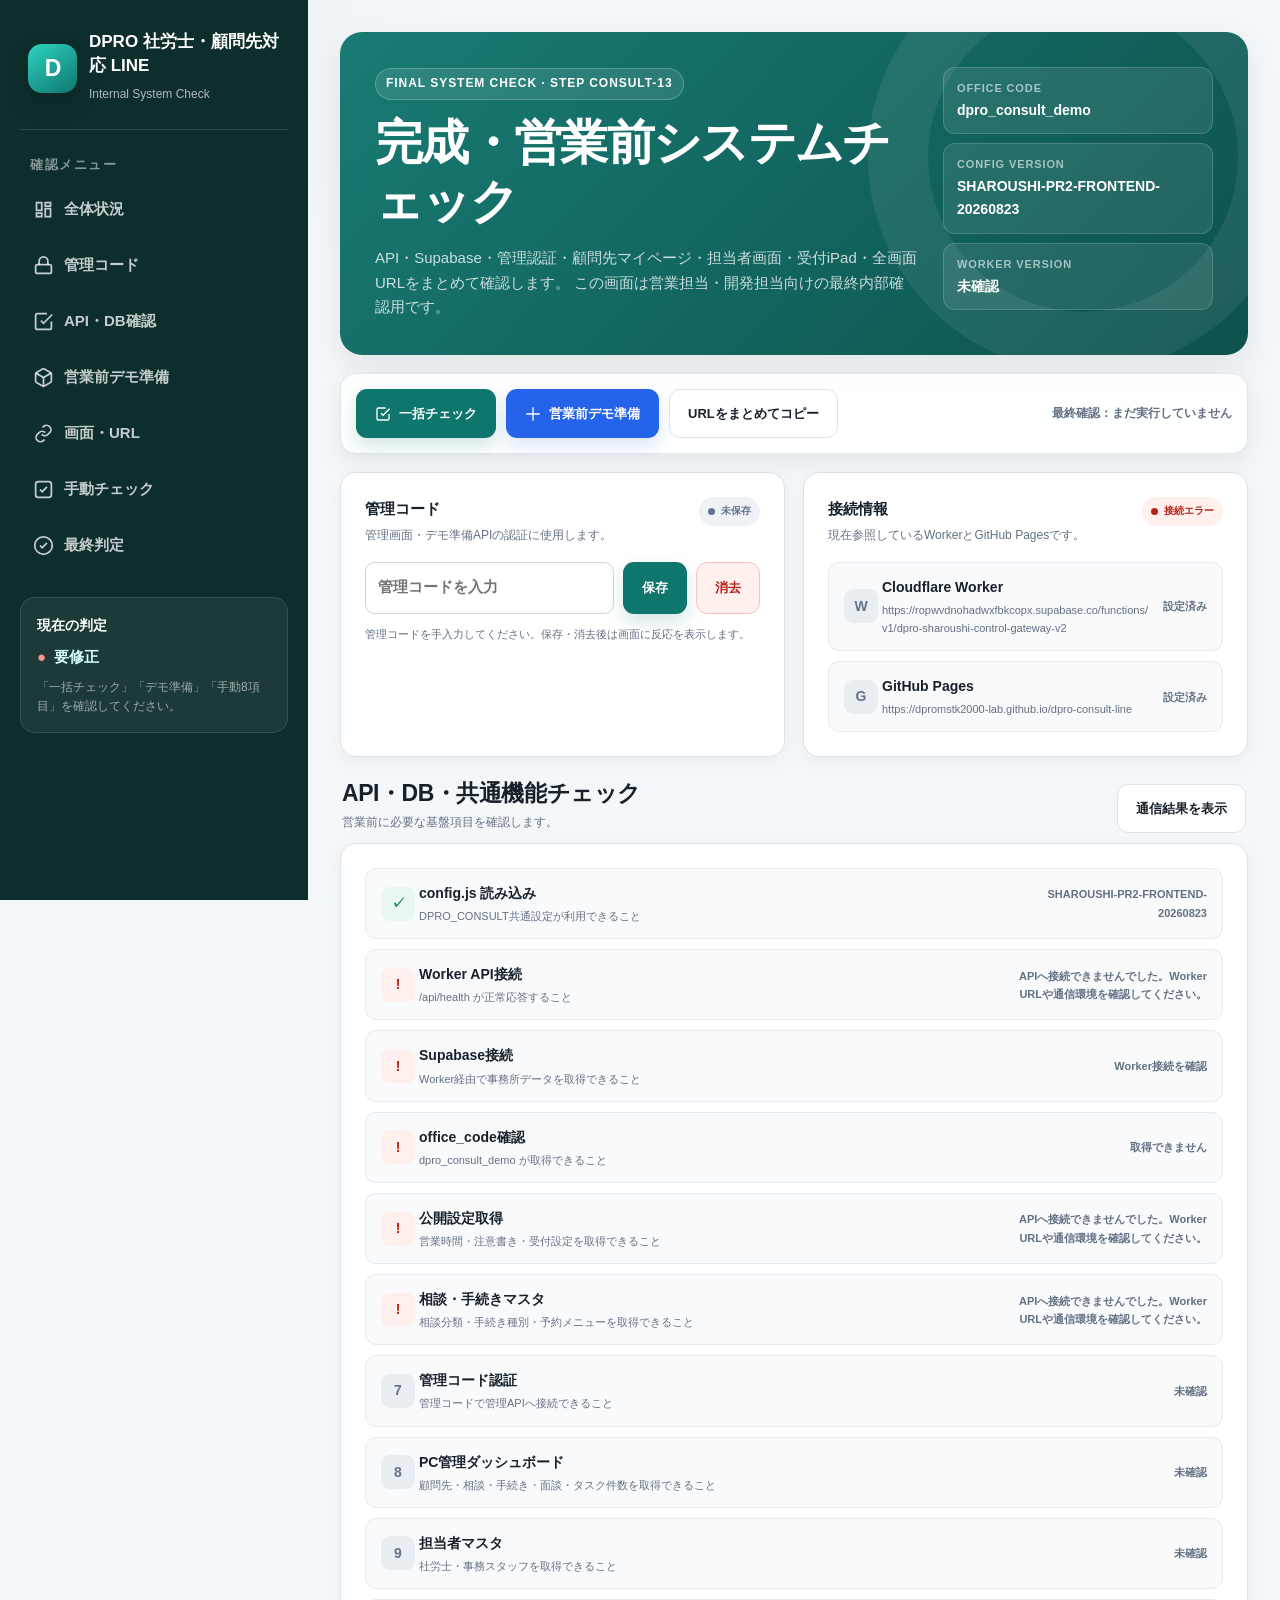
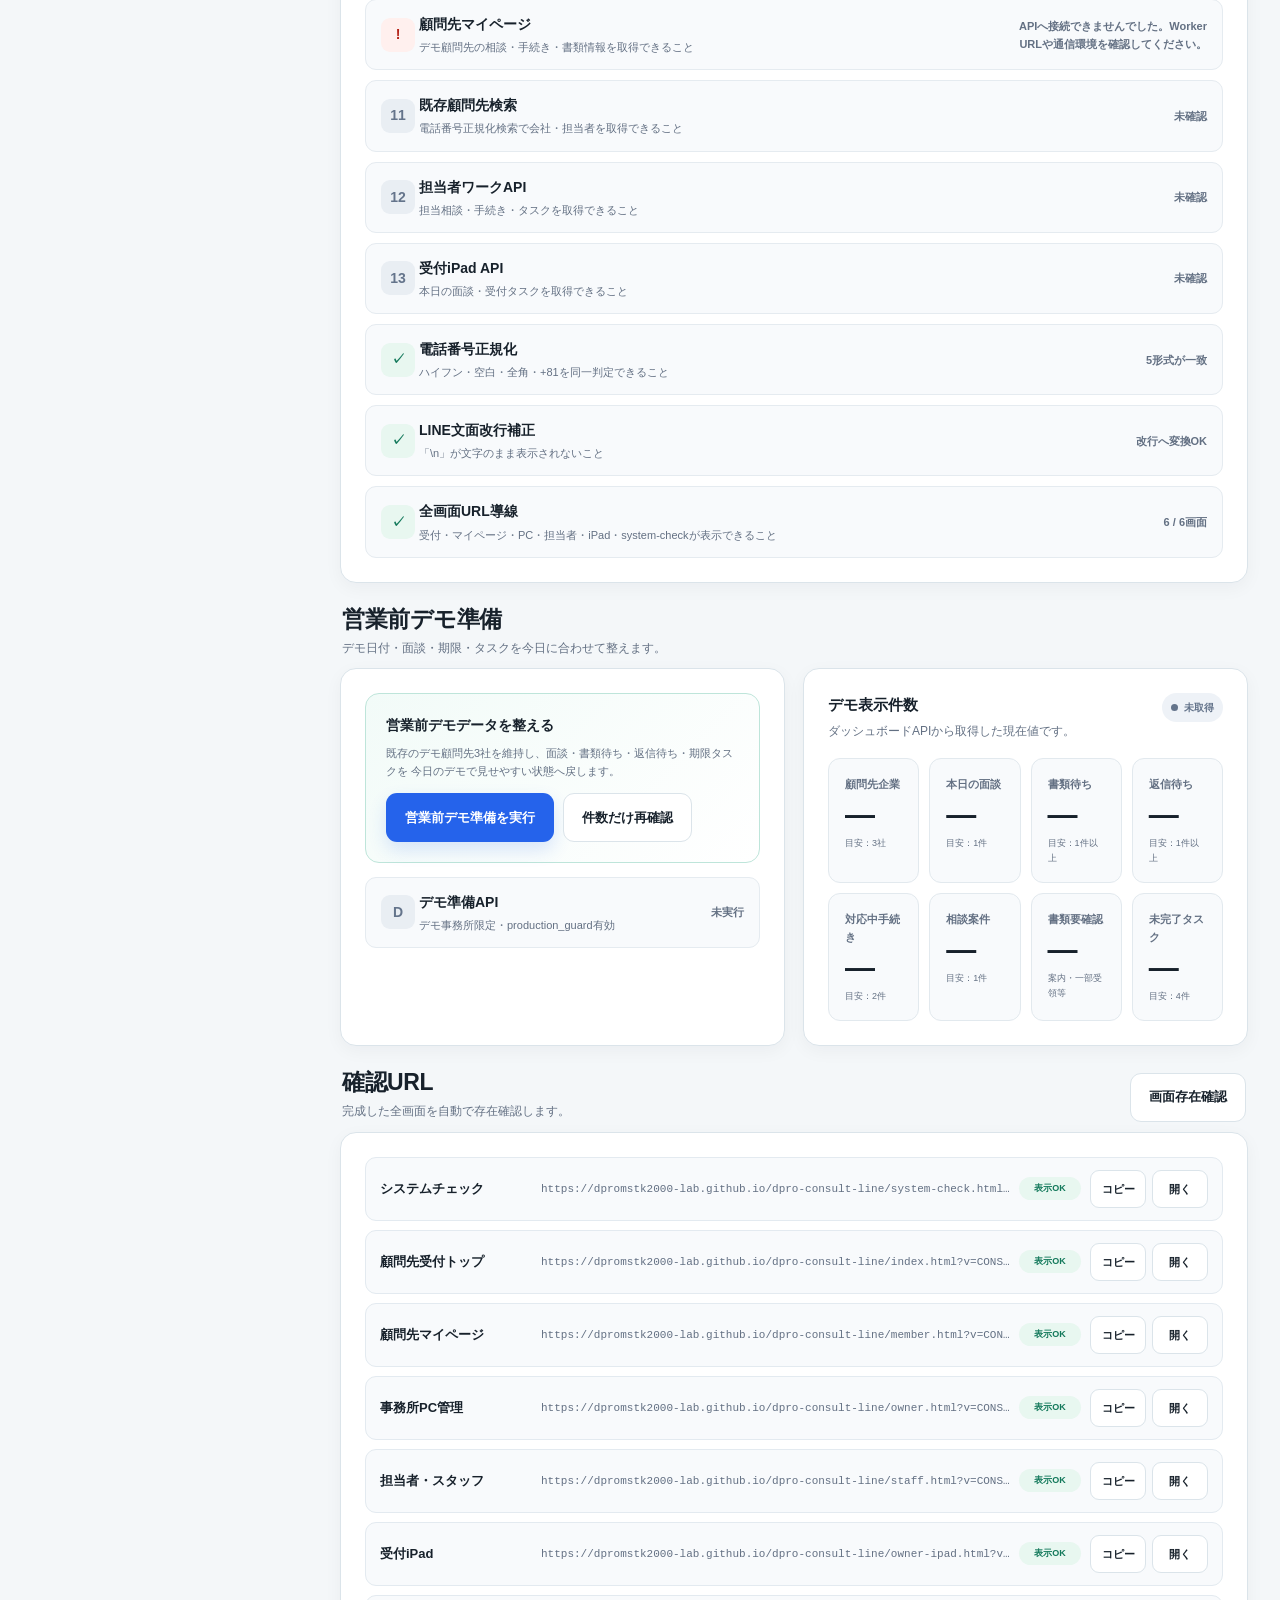
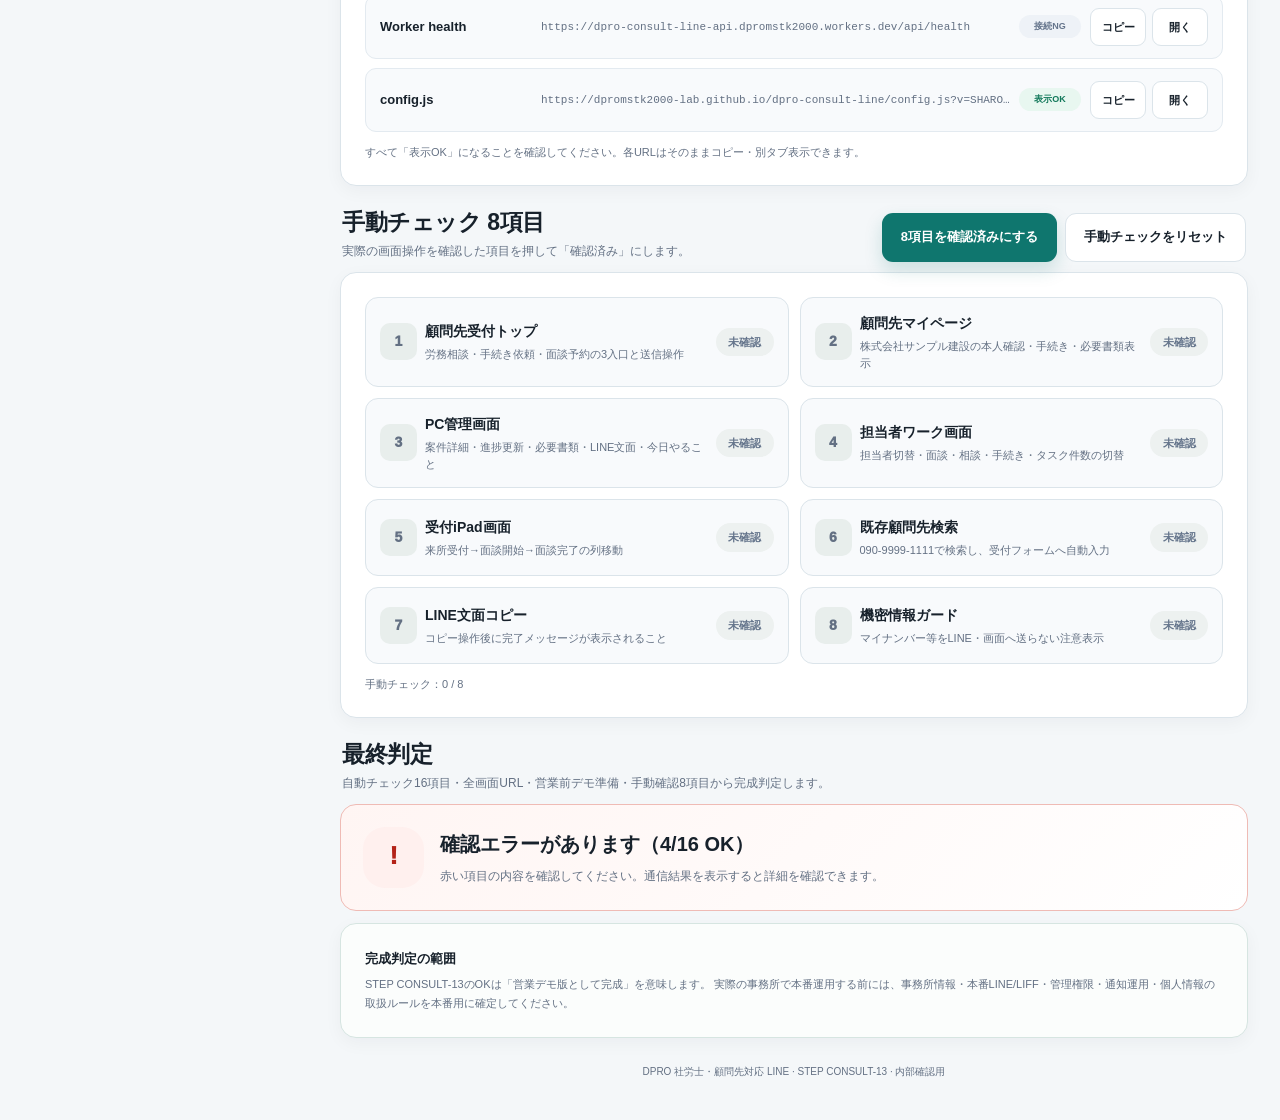
<file: product-ready-demo/system-check.html>
<!doctype html>
<html lang="ja">
<head>
  <meta charset="utf-8">
  <meta name="viewport" content="width=device-width, initial-scale=1, viewport-fit=cover">
  <meta name="theme-color" content="#0f766e">
  <meta name="robots" content="noindex,nofollow">
  <title>DPRO 社労士・顧問先対応 LINE｜システムチェック</title>
  <style>
    :root {
      color-scheme: light;
      --bg: #f4f7f9;
      --surface: #ffffff;
      --surface-soft: #f8fafc;
      --text: #17212b;
      --muted: #637083;
      --line: #dbe4ea;
      --primary: #0f766e;
      --primary-dark: #0b5f58;
      --primary-soft: #e8f6f3;
      --accent: #2563eb;
      --success: #13795b;
      --success-soft: #e8f7f0;
      --warning: #a16207;
      --warning-soft: #fff7dd;
      --danger: #b42318;
      --danger-soft: #fff0ee;
      --neutral: #64748b;
      --shadow: 0 12px 32px rgba(15, 23, 42, .08);
      --radius-xl: 22px;
      --radius-lg: 16px;
      --radius-md: 12px;
      --sidebar-width: 282px;
    }

    * {
      box-sizing: border-box;
    }

    html {
      scroll-behavior: smooth;
    }

    body {
      margin: 0;
      min-width: 320px;
      background:
        radial-gradient(circle at top left, rgba(15, 118, 110, .08), transparent 28rem),
        var(--bg);
      color: var(--text);
      font-family:
        -apple-system, BlinkMacSystemFont, "Segoe UI", "Noto Sans JP",
        "Hiragino Kaku Gothic ProN", "Yu Gothic", Meiryo, sans-serif;
      line-height: 1.65;
    }

    button, input {
      font: inherit;
    }

    button, a {
      -webkit-tap-highlight-color: transparent;
    }

    a {
      color: inherit;
    }

    .app {
      min-height: 100vh;
    }

    .sidebar {
      position: fixed;
      inset: 0 auto 0 0;
      width: var(--sidebar-width);
      padding: 24px 18px;
      overflow-y: auto;
      background: #0d2e2c;
      color: #ffffff;
      z-index: 20;
    }

    .brand {
      display: flex;
      align-items: center;
      gap: 12px;
      padding: 4px 8px 22px;
      border-bottom: 1px solid rgba(255,255,255,.13);
    }

    .brand-mark {
      display: grid;
      place-items: center;
      flex: 0 0 auto;
      width: 44px;
      height: 44px;
      border-radius: 14px;
      background: linear-gradient(145deg, #2dd4bf, #0f766e);
      box-shadow: 0 10px 24px rgba(0, 0, 0, .18);
      font-size: 20px;
      font-weight: 900;
      letter-spacing: -.04em;
    }

    .brand strong {
      display: block;
      font-size: 15px;
      line-height: 1.4;
    }

    .brand small {
      color: rgba(255,255,255,.67);
      font-size: 11px;
    }

    .side-label {
      margin: 24px 10px 8px;
      color: rgba(255,255,255,.5);
      font-size: 11px;
      font-weight: 800;
      letter-spacing: .12em;
      text-transform: uppercase;
    }

    .side-nav {
      display: grid;
      gap: 5px;
    }

    .side-nav a {
      display: flex;
      align-items: center;
      gap: 10px;
      min-height: 44px;
      padding: 10px 12px;
      border-radius: 11px;
      color: rgba(255,255,255,.76);
      text-decoration: none;
      font-size: 13px;
      font-weight: 700;
      transition: .16s ease;
    }

    .side-nav a:hover,
    .side-nav a:focus-visible {
      background: rgba(255,255,255,.1);
      color: #ffffff;
      outline: none;
    }

    .side-nav svg {
      width: 18px;
      height: 18px;
      flex: 0 0 auto;
    }

    .side-status {
      margin-top: 26px;
      padding: 16px;
      border: 1px solid rgba(255,255,255,.12);
      border-radius: 15px;
      background: rgba(255,255,255,.06);
    }

    .side-status-title {
      margin-bottom: 8px;
      font-size: 12px;
      font-weight: 800;
    }

    .side-status-value {
      display: flex;
      align-items: center;
      gap: 8px;
      color: #d7fff7;
      font-size: 13px;
      font-weight: 800;
    }

    .side-status p {
      margin: 8px 0 0;
      color: rgba(255,255,255,.58);
      font-size: 11px;
      line-height: 1.6;
    }

    .main {
      margin-left: var(--sidebar-width);
      padding: 28px;
    }

    .container {
      width: min(1240px, 100%);
      margin: 0 auto;
    }

    .hero {
      position: relative;
      overflow: hidden;
      display: flex;
      justify-content: space-between;
      gap: 24px;
      min-height: 214px;
      padding: 30px;
      border-radius: var(--radius-xl);
      background:
        linear-gradient(135deg, rgba(15,118,110,.96), rgba(9,78,73,.98));
      color: #ffffff;
      box-shadow: var(--shadow);
    }

    .hero::after {
      content: "";
      position: absolute;
      top: -90px;
      right: -50px;
      width: 310px;
      height: 310px;
      border: 60px solid rgba(255,255,255,.07);
      border-radius: 50%;
    }

    .hero-copy {
      position: relative;
      z-index: 1;
      max-width: 760px;
    }

    .eyebrow {
      display: inline-flex;
      align-items: center;
      gap: 7px;
      margin-bottom: 13px;
      padding: 5px 10px;
      border: 1px solid rgba(255,255,255,.22);
      border-radius: 999px;
      background: rgba(255,255,255,.1);
      font-size: 11px;
      font-weight: 800;
      letter-spacing: .08em;
    }

    .hero h1 {
      margin: 0;
      font-size: clamp(26px, 4vw, 42px);
      line-height: 1.24;
      letter-spacing: -.035em;
    }

    .hero p {
      max-width: 680px;
      margin: 14px 0 0;
      color: rgba(255,255,255,.78);
      font-size: 14px;
    }

    .hero-meta {
      position: relative;
      z-index: 1;
      display: grid;
      align-content: start;
      gap: 9px;
      flex: 0 0 270px;
    }

    .meta-item {
      padding: 11px 13px;
      border: 1px solid rgba(255,255,255,.16);
      border-radius: 12px;
      background: rgba(255,255,255,.09);
    }

    .meta-item span {
      display: block;
      color: rgba(255,255,255,.6);
      font-size: 10px;
      font-weight: 800;
      letter-spacing: .08em;
    }

    .meta-item strong {
      display: block;
      overflow-wrap: anywhere;
      margin-top: 2px;
      font-size: 12px;
    }

    .toolbar {
      position: sticky;
      top: 12px;
      z-index: 10;
      display: flex;
      flex-wrap: wrap;
      align-items: center;
      gap: 10px;
      margin: 18px 0;
      padding: 13px;
      border: 1px solid rgba(219,228,234,.92);
      border-radius: 16px;
      background: rgba(255,255,255,.9);
      box-shadow: 0 8px 24px rgba(15,23,42,.07);
      backdrop-filter: blur(12px);
    }

    .btn {
      display: inline-flex;
      align-items: center;
      justify-content: center;
      gap: 8px;
      min-height: 42px;
      padding: 9px 15px;
      border: 1px solid transparent;
      border-radius: 11px;
      cursor: pointer;
      text-decoration: none;
      font-size: 13px;
      font-weight: 800;
      transition: transform .14s ease, box-shadow .14s ease, background .14s ease;
    }

    .btn:hover:not(:disabled) {
      transform: translateY(-1px);
    }

    .btn:focus-visible {
      outline: 3px solid rgba(37,99,235,.22);
      outline-offset: 2px;
    }

    .btn:disabled {
      opacity: .58;
      cursor: not-allowed;
    }

    .btn-primary {
      background: var(--primary);
      color: #ffffff;
      box-shadow: 0 8px 18px rgba(15,118,110,.18);
    }

    .btn-primary:hover:not(:disabled) {
      background: var(--primary-dark);
    }

    .btn-accent {
      background: var(--accent);
      color: #ffffff;
      box-shadow: 0 8px 18px rgba(37,99,235,.16);
    }

    .btn-light {
      border-color: var(--line);
      background: #ffffff;
      color: var(--text);
    }

    .btn-danger-light {
      border-color: #f5c2bd;
      background: var(--danger-soft);
      color: var(--danger);
    }

    .btn svg {
      width: 16px;
      height: 16px;
    }

    .toolbar-note {
      margin-left: auto;
      color: var(--muted);
      font-size: 11px;
      font-weight: 700;
    }

    .grid {
      display: grid;
      gap: 18px;
    }

    .grid-2 {
      grid-template-columns: repeat(2, minmax(0, 1fr));
    }

    .grid-3 {
      grid-template-columns: repeat(3, minmax(0, 1fr));
    }

    .section {
      scroll-margin-top: 90px;
      margin-top: 18px;
    }

    .section-title {
      display: flex;
      align-items: end;
      justify-content: space-between;
      gap: 14px;
      margin: 0 2px 10px;
    }

    .section-title h2 {
      margin: 0;
      font-size: 19px;
      letter-spacing: -.02em;
    }

    .section-title p {
      margin: 0;
      color: var(--muted);
      font-size: 11px;
    }

    .card {
      min-width: 0;
      padding: 20px;
      border: 1px solid var(--line);
      border-radius: var(--radius-lg);
      background: var(--surface);
      box-shadow: 0 5px 18px rgba(15,23,42,.045);
    }

    .card-header {
      display: flex;
      align-items: flex-start;
      justify-content: space-between;
      gap: 14px;
      margin-bottom: 16px;
    }

    .card-header h3 {
      margin: 0;
      font-size: 15px;
    }

    .card-header p {
      margin: 4px 0 0;
      color: var(--muted);
      font-size: 11px;
    }

    .status-pill {
      display: inline-flex;
      align-items: center;
      gap: 6px;
      flex: 0 0 auto;
      min-height: 29px;
      padding: 5px 9px;
      border-radius: 999px;
      font-size: 10px;
      font-weight: 900;
      white-space: nowrap;
    }

    .status-pill::before {
      content: "";
      width: 7px;
      height: 7px;
      border-radius: 50%;
      background: currentColor;
    }

    .status-wait {
      background: #eef2f7;
      color: var(--neutral);
    }

    .status-loading {
      background: #eaf2ff;
      color: var(--accent);
    }

    .status-ok {
      background: var(--success-soft);
      color: var(--success);
    }

    .status-warning {
      background: var(--warning-soft);
      color: var(--warning);
    }

    .status-ng {
      background: var(--danger-soft);
      color: var(--danger);
    }

    .auth-row {
      display: grid;
      grid-template-columns: minmax(140px, 1fr) auto auto;
      gap: 9px;
    }

    .input {
      width: 100%;
      min-height: 43px;
      padding: 9px 12px;
      border: 1px solid #cbd6df;
      border-radius: 10px;
      background: #ffffff;
      color: var(--text);
      outline: none;
      font-weight: 700;
    }

    .input:focus {
      border-color: var(--primary);
      box-shadow: 0 0 0 3px rgba(15,118,110,.12);
    }

    .help {
      margin: 11px 0 0;
      color: var(--muted);
      font-size: 11px;
    }

    .check-list {
      display: grid;
      gap: 9px;
    }

    .check-row {
      display: grid;
      grid-template-columns: 28px minmax(0, 1fr) auto;
      align-items: center;
      gap: 10px;
      min-height: 54px;
      padding: 9px 11px;
      border: 1px solid #e5ebf0;
      border-radius: 11px;
      background: var(--surface-soft);
    }

    .check-icon {
      display: grid;
      place-items: center;
      width: 28px;
      height: 28px;
      border-radius: 9px;
      background: #e9eef3;
      color: var(--neutral);
      font-size: 13px;
      font-weight: 900;
    }

    .check-row[data-state="ok"] .check-icon {
      background: var(--success-soft);
      color: var(--success);
    }

    .check-row[data-state="loading"] .check-icon {
      background: #eaf2ff;
      color: var(--accent);
    }

    .check-row[data-state="warning"] .check-icon {
      background: var(--warning-soft);
      color: var(--warning);
    }

    .check-row[data-state="ng"] .check-icon {
      background: var(--danger-soft);
      color: var(--danger);
    }

    .check-name {
      min-width: 0;
    }

    .check-name strong {
      display: block;
      font-size: 12px;
    }

    .check-name small {
      display: block;
      overflow-wrap: anywhere;
      margin-top: 2px;
      color: var(--muted);
      font-size: 10px;
    }

    .check-result {
      max-width: 190px;
      overflow-wrap: anywhere;
      color: var(--muted);
      font-size: 10px;
      font-weight: 800;
      text-align: right;
    }

    .metrics {
      display: grid;
      grid-template-columns: repeat(4, minmax(0, 1fr));
      gap: 10px;
    }

    .metric {
      min-width: 0;
      padding: 14px;
      border: 1px solid #e2e9ee;
      border-radius: 12px;
      background: var(--surface-soft);
    }

    .metric span {
      display: block;
      color: var(--muted);
      font-size: 10px;
      font-weight: 800;
    }

    .metric strong {
      display: block;
      margin-top: 4px;
      font-size: 24px;
      line-height: 1.2;
      letter-spacing: -.03em;
    }

    .metric small {
      display: block;
      margin-top: 3px;
      color: var(--muted);
      font-size: 9px;
    }

    .demo-panel {
      padding: 17px;
      border: 1px solid #bee5da;
      border-radius: 14px;
      background: linear-gradient(135deg, #f2fbf8, #ffffff);
    }

    .demo-panel h4 {
      margin: 0 0 6px;
      font-size: 14px;
    }

    .demo-panel p {
      margin: 0;
      color: var(--muted);
      font-size: 11px;
    }

    .demo-actions {
      display: flex;
      flex-wrap: wrap;
      gap: 9px;
      margin-top: 13px;
    }

    .url-list {
      display: grid;
      gap: 9px;
    }

    .url-row {
      display: grid;
      grid-template-columns: 152px minmax(0, 1fr) auto auto;
      align-items: center;
      gap: 9px;
      padding: 10px 11px;
      border: 1px solid #e3eaf0;
      border-radius: 11px;
      background: var(--surface-soft);
    }

    .url-name {
      font-size: 11px;
      font-weight: 900;
    }

    .url-text {
      min-width: 0;
      overflow: hidden;
      color: var(--muted);
      font-family: ui-monospace, SFMono-Regular, Menlo, Consolas, monospace;
      font-size: 10px;
      text-overflow: ellipsis;
      white-space: nowrap;
    }

    .mini-btn {
      min-width: 56px;
      min-height: 34px;
      padding: 6px 9px;
      border: 1px solid var(--line);
      border-radius: 9px;
      background: #ffffff;
      color: var(--text);
      cursor: pointer;
      font-size: 10px;
      font-weight: 900;
    }

    .mini-btn:hover {
      border-color: var(--primary);
      color: var(--primary);
    }

    .page-badge {
      display: inline-flex;
      justify-content: center;
      min-width: 62px;
      padding: 4px 7px;
      border-radius: 999px;
      background: #eef2f7;
      color: var(--neutral);
      font-size: 9px;
      font-weight: 900;
    }

    .page-badge.ok {
      background: var(--success-soft);
      color: var(--success);
    }

    .page-badge.future {
      background: var(--warning-soft);
      color: var(--warning);
    }

    .result-panel {
      display: grid;
      grid-template-columns: auto minmax(0, 1fr);
      gap: 16px;
      align-items: center;
      padding: 22px;
      border: 1px solid var(--line);
      border-radius: var(--radius-lg);
      background: var(--surface);
    }

    .result-mark {
      display: grid;
      place-items: center;
      width: 74px;
      height: 74px;
      border-radius: 22px;
      background: #eef2f7;
      color: var(--neutral);
      font-size: 31px;
      font-weight: 950;
    }

    .result-panel[data-state="ok"] {
      border-color: #a8decf;
      background: linear-gradient(135deg, #f0fbf7, #ffffff);
    }

    .result-panel[data-state="ok"] .result-mark {
      background: var(--success-soft);
      color: var(--success);
    }

    .result-panel[data-state="warning"] {
      border-color: #ead48d;
      background: linear-gradient(135deg, #fffaf0, #ffffff);
    }

    .result-panel[data-state="warning"] .result-mark {
      background: var(--warning-soft);
      color: var(--warning);
    }

    .result-panel[data-state="ng"] {
      border-color: #efbbb5;
      background: linear-gradient(135deg, #fff5f3, #ffffff);
    }

    .result-panel[data-state="ng"] .result-mark {
      background: var(--danger-soft);
      color: var(--danger);
    }

    .result-copy h3 {
      margin: 0;
      font-size: 20px;
    }

    .result-copy p {
      margin: 6px 0 0;
      color: var(--muted);
      font-size: 12px;
    }

    .raw {
      display: none;
      max-height: 330px;
      overflow: auto;
      margin: 12px 0 0;
      padding: 13px;
      border-radius: 11px;
      background: #0f172a;
      color: #cbd5e1;
      font-family: ui-monospace, SFMono-Regular, Menlo, Consolas, monospace;
      font-size: 10px;
      white-space: pre-wrap;
      word-break: break-word;
    }

    .raw.open {
      display: block;
    }

    .footer {
      padding: 26px 6px 8px;
      color: var(--muted);
      font-size: 10px;
      text-align: center;
    }

    .mobile-header {
      display: none;
    }

    @media (max-width: 1020px) {
      .sidebar {
        display: none;
      }

      .mobile-header {
        position: sticky;
        top: 0;
        z-index: 30;
        display: flex;
        align-items: center;
        justify-content: space-between;
        min-height: 58px;
        padding: 9px 14px;
        background: #0d2e2c;
        color: #ffffff;
        box-shadow: 0 4px 16px rgba(15,23,42,.16);
      }

      .mobile-header strong {
        font-size: 12px;
      }

      .mobile-header span {
        color: rgba(255,255,255,.62);
        font-size: 9px;
      }

      .main {
        margin-left: 0;
        padding: 16px;
      }

      .hero {
        min-height: 0;
      }

      .hero-meta {
        flex-basis: 220px;
      }
    }

    @media (max-width: 780px) {
      .hero {
        display: block;
        padding: 23px;
      }

      .hero-meta {
        grid-template-columns: repeat(2, minmax(0, 1fr));
        margin-top: 20px;
      }

      .grid-2,
      .grid-3 {
        grid-template-columns: 1fr;
      }

      .metrics {
        grid-template-columns: repeat(2, minmax(0, 1fr));
      }

      .auth-row {
        grid-template-columns: 1fr 1fr;
      }

      .auth-row .input {
        grid-column: 1 / -1;
      }

      .url-row {
        grid-template-columns: 1fr auto auto;
      }

      .url-name,
      .url-text {
        grid-column: 1 / -1;
      }

      .toolbar-note {
        width: 100%;
        margin-left: 0;
      }
    }

    @media (max-width: 460px) {
      .main {
        padding: 12px;
      }

      .hero {
        border-radius: 17px;
      }

      .hero h1 {
        font-size: 25px;
      }

      .hero-meta {
        grid-template-columns: 1fr;
      }

      .toolbar {
        top: 64px;
      }

      .toolbar .btn {
        flex: 1 1 calc(50% - 8px);
      }

      .metrics {
        grid-template-columns: 1fr 1fr;
      }

      .check-row {
        grid-template-columns: 28px minmax(0, 1fr);
      }

      .check-result {
        grid-column: 2;
        max-width: none;
        text-align: left;
      }

      .result-panel {
        grid-template-columns: 1fr;
      }

      .result-mark {
        width: 58px;
        height: 58px;
        border-radius: 17px;
        font-size: 25px;
      }
    }

    .manual-grid {
      display: grid;
      grid-template-columns: repeat(2, minmax(0, 1fr));
      gap: 10px;
    }

    .manual-item {
      display: grid;
      grid-template-columns: 34px minmax(0, 1fr) auto;
      align-items: center;
      gap: 11px;
      min-height: 76px;
      padding: 13px;
      border: 1px solid var(--line);
      border-radius: 13px;
      background: var(--surface-soft);
      color: var(--text);
      cursor: pointer;
      text-align: left;
      transition: .15s ease;
    }

    .manual-item:hover {
      border-color: #a9ccc5;
      transform: translateY(-1px);
    }

    .manual-item[data-checked="true"] {
      border-color: #9bd7c8;
      background: var(--success-soft);
    }

    .manual-number {
      display: grid;
      place-items: center;
      width: 34px;
      height: 34px;
      border-radius: 10px;
      background: #e8eeec;
      color: var(--muted);
      font-size: 12px;
      font-weight: 950;
    }

    .manual-item[data-checked="true"] .manual-number {
      background: var(--success);
      color: #ffffff;
    }

    .manual-copy strong {
      display: block;
      font-size: 13px;
    }

    .manual-copy small {
      display: block;
      margin-top: 3px;
      color: var(--muted);
      font-size: 10px;
      line-height: 1.55;
    }

    .manual-state {
      min-width: 58px;
      padding: 5px 8px;
      border-radius: 999px;
      background: #edf1f0;
      color: var(--neutral);
      font-size: 9px;
      font-weight: 900;
      text-align: center;
      white-space: nowrap;
    }

    .manual-item[data-checked="true"] .manual-state {
      background: var(--success);
      color: #ffffff;
    }

    .completion-note {
      margin-top: 12px;
      border-color: #d6e5e1;
      background: #fbfdfc;
    }

    .completion-note strong {
      display: block;
      font-size: 13px;
    }

    .completion-note p {
      margin: 6px 0 0;
      color: var(--muted);
      font-size: 11px;
      line-height: 1.7;
    }

    @media (max-width: 780px) {
      .manual-grid {
        grid-template-columns: 1fr;
      }
    }

  
    /* =========================================================
       STEP CONSULT-13
       全画面視認性統一：システムチェック
       ========================================================= */

    :root {
      --sidebar-width: 308px;
    }

    body {
      font-size: 18px;
    }

    .sidebar {
      padding: 26px 20px;
    }

    .brand-mark {
      width: 49px;
      height: 49px;
      font-size: 23px;
    }

    .brand strong {
      font-size: 17px;
    }

    .brand small {
      font-size: 12px;
    }

    .side-label {
      font-size: 13px;
    }

    .side-nav a {
      min-height: 51px;
      padding: 12px 13px;
      font-size: 15px;
    }

    .side-nav svg {
      width: 21px;
      height: 21px;
    }

    .side-status-title {
      font-size: 14px;
    }

    .side-status-value {
      font-size: 15px;
    }

    .side-status p {
      font-size: 12px;
    }

    .main {
      padding: 32px;
    }

    .container {
      width: min(1360px, 100%);
    }

    .hero {
      min-height: 235px;
      padding: 35px;
    }

    .eyebrow {
      font-size: 12px;
    }

    .hero h1 {
      font-size: clamp(34px, 4vw, 48px);
    }

    .hero p {
      font-size: 15px;
    }

    .meta-item span {
      font-size: 11px;
    }

    .meta-item strong {
      font-size: 14px;
    }

    .toolbar {
      padding: 15px;
    }

    .toolbar-note {
      font-size: 12px;
    }

    .btn {
      min-height: 49px;
      padding: 10px 18px;
      font-size: 13px;
    }

    .card {
      padding: 24px;
    }

    .card-header h2,
    .section-title h2 {
      font-size: 23px;
    }

    .card-header p,
    .section-title p {
      font-size: 12px;
    }

    .input {
      min-height: 52px;
      font-size: 15px;
    }

    .check-list {
      gap: 10px;
    }

    .check-row {
      min-height: 61px;
      padding: 13px 15px;
    }

    .check-icon {
      width: 34px;
      height: 34px;
      font-size: 14px;
    }

    .check-name strong {
      font-size: 14px;
    }

    .check-name small {
      font-size: 11px;
    }

    .check-result {
      font-size: 11px;
    }

    .demo-panel {
      padding: 20px;
    }

    .metric {
      padding: 16px;
    }

    .metric span {
      font-size: 11px;
    }

    .metric strong {
      font-size: 30px;
    }

    .url-row {
      min-height: 59px;
      padding: 12px 14px;
    }

    .url-name {
      font-size: 13px;
    }

    .url-text {
      font-size: 11px;
    }

    .mini-btn {
      min-height: 38px;
      font-size: 11px;
    }

    .manual-grid {
      gap: 11px;
    }

    .manual-item {
      min-height: 77px;
      padding: 14px;
    }

    .manual-number {
      width: 37px;
      height: 37px;
      font-size: 14px;
    }

    .manual-copy strong {
      font-size: 14px;
    }

    .manual-copy small {
      font-size: 11px;
    }

    .manual-state {
      font-size: 11px;
    }

    .result-panel {
      padding: 22px;
    }

    .result-mark {
      width: 61px;
      height: 61px;
      font-size: 23px;
    }

    .result-copy strong {
      font-size: 20px;
    }

    .result-copy p {
      font-size: 12px;
    }

    .completion-note {
      font-size: 12px;
    }

    @media (max-width: 900px) {
      :root {
        --sidebar-width: 308px;
      }
    }

    @media (max-width: 720px) {
      body {
        font-size: 16px;
      }

      .main {
        padding: 14px;
      }

      .hero {
        padding: 24px;
      }

      .hero h1 {
        font-size: 31px;
      }

      .hero p {
        font-size: 13px;
      }

      .check-name strong,
      .manual-copy strong {
        font-size: 13px;
      }

      .url-text {
        font-size: 10px;
      }
    }

  </style>
</head>
<body>
  <div class="app">
    <header class="mobile-header">
      <div>
        <strong>DPRO 社労士・顧問先対応 LINE</strong><br>
        <span>内部システムチェック</span>
      </div>
      <span>STEP CONSULT-13</span>
    </header>

    <aside class="sidebar" aria-label="ページ内メニュー">
      <div class="brand">
        <div class="brand-mark">D</div>
        <div>
          <strong>DPRO 社労士・顧問先対応 LINE</strong>
          <small>Internal System Check</small>
        </div>
      </div>

      <div class="side-label">確認メニュー</div>
      <nav class="side-nav">
        <a href="#summary">
          <svg viewBox="0 0 24 24" fill="none" stroke="currentColor" stroke-width="2"><path d="M4 13h6V4H4v9Zm0 7h6v-4H4v4Zm10 0h6v-9h-6v9Zm0-16v4h6V4h-6Z"/></svg>
          全体状況
        </a>
        <a href="#admin-code">
          <svg viewBox="0 0 24 24" fill="none" stroke="currentColor" stroke-width="2"><rect x="3" y="11" width="18" height="10" rx="2"/><path d="M7 11V7a5 5 0 0 1 10 0v4"/></svg>
          管理コード
        </a>
        <a href="#core-check">
          <svg viewBox="0 0 24 24" fill="none" stroke="currentColor" stroke-width="2"><path d="m9 11 3 3L22 4"/><path d="M21 12v7a2 2 0 0 1-2 2H5a2 2 0 0 1-2-2V5a2 2 0 0 1 2-2h11"/></svg>
          API・DB確認
        </a>
        <a href="#demo">
          <svg viewBox="0 0 24 24" fill="none" stroke="currentColor" stroke-width="2"><path d="M21 16V8a2 2 0 0 0-1-1.73l-7-4a2 2 0 0 0-2 0l-7 4A2 2 0 0 0 3 8v8a2 2 0 0 0 1 1.73l7 4a2 2 0 0 0 2 0l7-4A2 2 0 0 0 21 16Z"/><polyline points="3.29 7 12 12 20.71 7"/><line x1="12" y1="22" x2="12" y2="12"/></svg>
          営業前デモ準備
        </a>
        <a href="#urls">
          <svg viewBox="0 0 24 24" fill="none" stroke="currentColor" stroke-width="2"><path d="M10 13a5 5 0 0 0 7.07.07l2-2a5 5 0 0 0-7.07-7.07l-1.15 1.15"/><path d="M14 11a5 5 0 0 0-7.07-.07l-2 2A5 5 0 0 0 12 20l1.15-1.15"/></svg>
          画面・URL
        </a>
        <a href="#manual">
          <svg viewBox="0 0 24 24" fill="none" stroke="currentColor" stroke-width="2"><rect x="3" y="3" width="18" height="18" rx="3"/><path d="m8 12 2.5 2.5L16 9"/></svg>
          手動チェック
        </a>
        <a href="#final">
          <svg viewBox="0 0 24 24" fill="none" stroke="currentColor" stroke-width="2"><circle cx="12" cy="12" r="10"/><path d="m8 12 2.5 2.5L16 9"/></svg>
          最終判定
        </a>
      </nav>

      <div class="side-status">
        <div class="side-status-title">現在の判定</div>
        <div class="side-status-value">
          <span id="side-status-dot">●</span>
          <span id="side-status-text">確認前</span>
        </div>
        <p>「一括チェック」「デモ準備」「手動8項目」を確認してください。</p>
      </div>
    </aside>

    <main class="main">
      <div class="container">
        <section class="hero" id="summary">
          <div class="hero-copy">
            <div class="eyebrow">FINAL SYSTEM CHECK · STEP CONSULT-13</div>
            <h1>完成・営業前システムチェック</h1>
            <p>
              API・Supabase・管理認証・顧問先マイページ・担当者画面・受付iPad・全画面URLをまとめて確認します。
              この画面は営業担当・開発担当向けの最終内部確認用です。
            </p>
          </div>
          <div class="hero-meta">
            <div class="meta-item">
              <span>OFFICE CODE</span>
              <strong id="hero-office-code">dpro_consult_demo</strong>
            </div>
            <div class="meta-item">
              <span>CONFIG VERSION</span>
              <strong id="hero-config-version">確認中</strong>
            </div>
            <div class="meta-item">
              <span>WORKER VERSION</span>
              <strong id="hero-worker-version">未確認</strong>
            </div>
          </div>
        </section>

        <div class="toolbar">
          <button class="btn btn-primary" id="run-all-btn" type="button">
            <svg viewBox="0 0 24 24" fill="none" stroke="currentColor" stroke-width="2"><path d="m9 11 3 3L22 4"/><path d="M21 12v7a2 2 0 0 1-2 2H5a2 2 0 0 1-2-2V5a2 2 0 0 1 2-2h11"/></svg>
            一括チェック
          </button>
          <button class="btn btn-accent" id="prepare-demo-top-btn" type="button">
            <svg viewBox="0 0 24 24" fill="none" stroke="currentColor" stroke-width="2"><path d="M12 2v20M2 12h20"/></svg>
            営業前デモ準備
          </button>
          <button class="btn btn-light" id="copy-all-urls-btn" type="button">
            URLをまとめてコピー
          </button>
          <span class="toolbar-note" id="last-checked">最終確認：まだ実行していません</span>
        </div>

        <section class="section grid grid-2" id="admin-code">
          <article class="card">
            <div class="card-header">
              <div>
                <h3>管理コード</h3>
                <p>管理画面・デモ準備APIの認証に使用します。</p>
              </div>
              <span class="status-pill status-wait" id="admin-code-status">未保存</span>
            </div>

            <div class="auth-row">
              <input
                class="input"
                id="admin-code-input"
                type="password"
                inputmode="numeric"
                autocomplete="off"
                placeholder="管理コードを入力"
                aria-label="管理コード"
              >
              <button class="btn btn-primary" id="save-admin-code-btn" type="button">保存</button>
              <button class="btn btn-danger-light" id="remove-admin-code-btn" type="button">消去</button>
            </div>
            <p class="help">
              管理コードを手入力してください。保存・消去後は画面に反応を表示します。
            </p>
          </article>

          <article class="card">
            <div class="card-header">
              <div>
                <h3>接続情報</h3>
                <p>現在参照しているWorkerとGitHub Pagesです。</p>
              </div>
              <span class="status-pill status-wait" id="connection-status">未確認</span>
            </div>
            <div class="check-list">
              <div class="check-row" data-state="wait">
                <div class="check-icon">W</div>
                <div class="check-name">
                  <strong>Cloudflare Worker</strong>
                  <small id="worker-url-text">読み込み中</small>
                </div>
                <div class="check-result" id="worker-url-result">—</div>
              </div>
              <div class="check-row" data-state="wait">
                <div class="check-icon">G</div>
                <div class="check-name">
                  <strong>GitHub Pages</strong>
                  <small id="github-url-text">読み込み中</small>
                </div>
                <div class="check-result" id="github-url-result">—</div>
              </div>
            </div>
          </article>
        </section>

        <section class="section" id="core-check">
          <div class="section-title">
            <div>
              <h2>API・DB・共通機能チェック</h2>
              <p>営業前に必要な基盤項目を確認します。</p>
            </div>
            <button class="btn btn-light" id="toggle-raw-btn" type="button">通信結果を表示</button>
          </div>

          <article class="card">
            <div class="check-list">
              <div class="check-row" id="check-config" data-state="wait">
                <div class="check-icon">1</div>
                <div class="check-name"><strong>config.js 読み込み</strong><small>DPRO_CONSULT共通設定が利用できること</small></div>
                <div class="check-result">未確認</div>
              </div>
              <div class="check-row" id="check-health" data-state="wait">
                <div class="check-icon">2</div>
                <div class="check-name"><strong>Worker API接続</strong><small>/api/health が正常応答すること</small></div>
                <div class="check-result">未確認</div>
              </div>
              <div class="check-row" id="check-db" data-state="wait">
                <div class="check-icon">3</div>
                <div class="check-name"><strong>Supabase接続</strong><small>Worker経由で事務所データを取得できること</small></div>
                <div class="check-result">未確認</div>
              </div>
              <div class="check-row" id="check-office" data-state="wait">
                <div class="check-icon">4</div>
                <div class="check-name"><strong>office_code確認</strong><small>dpro_consult_demo が取得できること</small></div>
                <div class="check-result">未確認</div>
              </div>
              <div class="check-row" id="check-public-config" data-state="wait">
                <div class="check-icon">5</div>
                <div class="check-name"><strong>公開設定取得</strong><small>営業時間・注意書き・受付設定を取得できること</small></div>
                <div class="check-result">未確認</div>
              </div>
              <div class="check-row" id="check-options" data-state="wait">
                <div class="check-icon">6</div>
                <div class="check-name"><strong>相談・手続きマスタ</strong><small>相談分類・手続き種別・予約メニューを取得できること</small></div>
                <div class="check-result">未確認</div>
              </div>
              <div class="check-row" id="check-admin" data-state="wait">
                <div class="check-icon">7</div>
                <div class="check-name"><strong>管理コード認証</strong><small>管理コードで管理APIへ接続できること</small></div>
                <div class="check-result">未確認</div>
              </div>
              <div class="check-row" id="check-dashboard" data-state="wait">
                <div class="check-icon">8</div>
                <div class="check-name"><strong>PC管理ダッシュボード</strong><small>顧問先・相談・手続き・面談・タスク件数を取得できること</small></div>
                <div class="check-result">未確認</div>
              </div>
              <div class="check-row" id="check-staff-master" data-state="wait">
                <div class="check-icon">9</div>
                <div class="check-name"><strong>担当者マスタ</strong><small>社労士・事務スタッフを取得できること</small></div>
                <div class="check-result">未確認</div>
              </div>
              <div class="check-row" id="check-member" data-state="wait">
                <div class="check-icon">10</div>
                <div class="check-name"><strong>顧問先マイページ</strong><small>デモ顧問先の相談・手続き・書類情報を取得できること</small></div>
                <div class="check-result">未確認</div>
              </div>
              <div class="check-row" id="check-search" data-state="wait">
                <div class="check-icon">11</div>
                <div class="check-name"><strong>既存顧問先検索</strong><small>電話番号正規化検索で会社・担当者を取得できること</small></div>
                <div class="check-result">未確認</div>
              </div>
              <div class="check-row" id="check-staff-work" data-state="wait">
                <div class="check-icon">12</div>
                <div class="check-name"><strong>担当者ワークAPI</strong><small>担当相談・手続き・タスクを取得できること</small></div>
                <div class="check-result">未確認</div>
              </div>
              <div class="check-row" id="check-ipad" data-state="wait">
                <div class="check-icon">13</div>
                <div class="check-name"><strong>受付iPad API</strong><small>本日の面談・受付タスクを取得できること</small></div>
                <div class="check-result">未確認</div>
              </div>
              <div class="check-row" id="check-phone" data-state="wait">
                <div class="check-icon">14</div>
                <div class="check-name"><strong>電話番号正規化</strong><small>ハイフン・空白・全角・+81を同一判定できること</small></div>
                <div class="check-result">未確認</div>
              </div>
              <div class="check-row" id="check-linebreak" data-state="wait">
                <div class="check-icon">15</div>
                <div class="check-name"><strong>LINE文面改行補正</strong><small>「\n」が文字のまま表示されないこと</small></div>
                <div class="check-result">未確認</div>
              </div>
              <div class="check-row" id="check-pages" data-state="wait">
                <div class="check-icon">16</div>
                <div class="check-name"><strong>全画面URL導線</strong><small>受付・マイページ・PC・担当者・iPad・system-checkが表示できること</small></div>
                <div class="check-result">未確認</div>
              </div>
            </div>

            <pre class="raw" id="raw-output" aria-live="polite">通信結果はまだありません。</pre>
          </article>
        </section>

        <section class="section" id="demo">
          <div class="section-title">
            <div>
              <h2>営業前デモ準備</h2>
              <p>デモ日付・面談・期限・タスクを今日に合わせて整えます。</p>
            </div>
          </div>

          <div class="grid grid-2">
            <article class="card">
              <div class="demo-panel">
                <h4>営業前デモデータを整える</h4>
                <p>
                  既存のデモ顧問先3社を維持し、面談・書類待ち・返信待ち・期限タスクを
                  今日のデモで見せやすい状態へ戻します。
                </p>
                <div class="demo-actions">
                  <button class="btn btn-accent" id="prepare-demo-btn" type="button">
                    営業前デモ準備を実行
                  </button>
                  <button class="btn btn-light" id="refresh-dashboard-btn" type="button">
                    件数だけ再確認
                  </button>
                </div>
              </div>

              <div style="margin-top:14px" class="check-list">
                <div class="check-row" id="check-demo" data-state="wait">
                  <div class="check-icon">D</div>
                  <div class="check-name">
                    <strong>デモ準備API</strong>
                    <small>デモ事務所限定・production_guard有効</small>
                  </div>
                  <div class="check-result">未実行</div>
                </div>
              </div>
            </article>

            <article class="card">
              <div class="card-header">
                <div>
                  <h3>デモ表示件数</h3>
                  <p>ダッシュボードAPIから取得した現在値です。</p>
                </div>
                <span class="status-pill status-wait" id="dashboard-count-status">未取得</span>
              </div>

              <div class="metrics">
                <div class="metric">
                  <span>顧問先企業</span>
                  <strong id="metric-companies">—</strong>
                  <small>目安：3社</small>
                </div>
                <div class="metric">
                  <span>本日の面談</span>
                  <strong id="metric-appointments">—</strong>
                  <small>目安：1件</small>
                </div>
                <div class="metric">
                  <span>書類待ち</span>
                  <strong id="metric-documents">—</strong>
                  <small>目安：1件以上</small>
                </div>
                <div class="metric">
                  <span>返信待ち</span>
                  <strong id="metric-waiting-client">—</strong>
                  <small>目安：1件以上</small>
                </div>
                <div class="metric">
                  <span>対応中手続き</span>
                  <strong id="metric-procedures">—</strong>
                  <small>目安：2件</small>
                </div>
                <div class="metric">
                  <span>相談案件</span>
                  <strong id="metric-consultations">—</strong>
                  <small>目安：1件</small>
                </div>
                <div class="metric">
                  <span>書類要確認</span>
                  <strong id="metric-document-attention">—</strong>
                  <small>案内・一部受領等</small>
                </div>
                <div class="metric">
                  <span>未完了タスク</span>
                  <strong id="metric-tasks">—</strong>
                  <small>目安：4件</small>
                </div>
              </div>
            </article>
          </div>
        </section>

        <section class="section" id="urls">
          <div class="section-title">
            <div>
              <h2>確認URL</h2>
              <p>完成した全画面を自動で存在確認します。</p>
            </div>
            <button class="btn btn-light" id="check-pages-btn" type="button">画面存在確認</button>
          </div>

          <article class="card">
            <div class="url-list" id="url-list"></div>
            <p class="help">
              すべて「表示OK」になることを確認してください。各URLはそのままコピー・別タブ表示できます。
            </p>
          </article>
        </section>

        <section class="section" id="manual">
          <div class="section-title">
            <div>
              <h2>手動チェック 8項目</h2>
              <p>実際の画面操作を確認した項目を押して「確認済み」にします。</p>
            </div>
            <div style="display:flex;gap:8px;flex-wrap:wrap">
              <button class="btn btn-primary" id="manual-all-btn" type="button">8項目を確認済みにする</button>
              <button class="btn btn-light" id="manual-reset-btn" type="button">手動チェックをリセット</button>
            </div>
          </div>

          <article class="card">
            <div class="manual-grid" id="manual-grid">
              <button class="manual-item" type="button" data-manual-key="index">
                <span class="manual-number">1</span>
                <span class="manual-copy"><strong>顧問先受付トップ</strong><small>労務相談・手続き依頼・面談予約の3入口と送信操作</small></span>
                <span class="manual-state">未確認</span>
              </button>
              <button class="manual-item" type="button" data-manual-key="member">
                <span class="manual-number">2</span>
                <span class="manual-copy"><strong>顧問先マイページ</strong><small>株式会社サンプル建設の本人確認・手続き・必要書類表示</small></span>
                <span class="manual-state">未確認</span>
              </button>
              <button class="manual-item" type="button" data-manual-key="owner">
                <span class="manual-number">3</span>
                <span class="manual-copy"><strong>PC管理画面</strong><small>案件詳細・進捗更新・必要書類・LINE文面・今日やること</small></span>
                <span class="manual-state">未確認</span>
              </button>
              <button class="manual-item" type="button" data-manual-key="staff">
                <span class="manual-number">4</span>
                <span class="manual-copy"><strong>担当者ワーク画面</strong><small>担当者切替・面談・相談・手続き・タスク件数の切替</small></span>
                <span class="manual-state">未確認</span>
              </button>
              <button class="manual-item" type="button" data-manual-key="ipad">
                <span class="manual-number">5</span>
                <span class="manual-copy"><strong>受付iPad画面</strong><small>来所受付→面談開始→面談完了の列移動</small></span>
                <span class="manual-state">未確認</span>
              </button>
              <button class="manual-item" type="button" data-manual-key="search">
                <span class="manual-number">6</span>
                <span class="manual-copy"><strong>既存顧問先検索</strong><small>090-9999-1111で検索し、受付フォームへ自動入力</small></span>
                <span class="manual-state">未確認</span>
              </button>
              <button class="manual-item" type="button" data-manual-key="copy">
                <span class="manual-number">7</span>
                <span class="manual-copy"><strong>LINE文面コピー</strong><small>コピー操作後に完了メッセージが表示されること</small></span>
                <span class="manual-state">未確認</span>
              </button>
              <button class="manual-item" type="button" data-manual-key="privacy">
                <span class="manual-number">8</span>
                <span class="manual-copy"><strong>機密情報ガード</strong><small>マイナンバー等をLINE・画面へ送らない注意表示</small></span>
                <span class="manual-state">未確認</span>
              </button>
            </div>
            <p class="help" id="manual-summary">手動チェック：0 / 8</p>
          </article>
        </section>

        <section class="section" id="final">
          <div class="section-title">
            <div>
              <h2>最終判定</h2>
              <p>自動チェック16項目・全画面URL・営業前デモ準備・手動確認8項目から完成判定します。</p>
            </div>
          </div>

          <div class="result-panel" id="final-result" data-state="wait">
            <div class="result-mark" id="final-result-mark">—</div>
            <div class="result-copy">
              <h3 id="final-result-title">一括チェックを実行してください</h3>
              <p id="final-result-message">
                管理コードを保存し、上部の「一括チェック」を押してください。
              </p>
            </div>
          </div>

          <article class="card completion-note">
            <strong>完成判定の範囲</strong>
            <p>
              STEP CONSULT-13のOKは「営業デモ版として完成」を意味します。
              実際の事務所で本番運用する前には、事務所情報・本番LINE/LIFF・管理権限・通知運用・個人情報の取扱ルールを本番用に確定してください。
            </p>
          </article>
        </section>

        <footer class="footer">
          DPRO 社労士・顧問先対応 LINE · STEP CONSULT-13 · 内部確認用
        </footer>
      </div>
    </main>
  </div>

  <script src="./config.js?v=SHAROUSHI-PR2-FRONTEND-20260823"></script>
  <script>
    (() => {
      "use strict";

      const CHECK_IDS = [
        "config",
        "health",
        "db",
        "office",
        "public-config",
        "options",
        "admin",
        "dashboard",
        "staff-master",
        "member",
        "search",
        "staff-work",
        "ipad",
        "phone",
        "linebreak",
        "pages",
      ];

      const MANUAL_KEYS = [
        "index",
        "member",
        "owner",
        "staff",
        "ipad",
        "search",
        "copy",
        "privacy",
      ];

      const MANUAL_STORAGE_KEY = "dpro_consult_step13_manual_checks";

      const state = {
        checks: Object.fromEntries(CHECK_IDS.map((id) => [id, "wait"])),
        manual: Object.fromEntries(MANUAL_KEYS.map((key) => [key, false])),
        health: null,
        publicConfig: null,
        options: null,
        dashboard: null,
        staff: [],
        member: null,
        search: null,
        staffWork: null,
        ipad: null,
        pageResults: {},
        demoPrepared: false,
        raw: [],
      };

      const $ = (selector) => document.querySelector(selector);

      const urls = [
        {
          key: "system-check",
          name: "システムチェック",
          url: "https://dpromstk2000-lab.github.io/dpro-consult-line/system-check.html?v=CONSULT-13",
          current: true,
          requiredPage: true,
        },
        {
          key: "index",
          name: "顧問先受付トップ",
          url: "https://dpromstk2000-lab.github.io/dpro-consult-line/index.html?v=CONSULT-13",
          requiredPage: true,
        },
        {
          key: "member",
          name: "顧問先マイページ",
          url: "https://dpromstk2000-lab.github.io/dpro-consult-line/member.html?v=CONSULT-13",
          requiredPage: true,
        },
        {
          key: "owner",
          name: "事務所PC管理",
          url: "https://dpromstk2000-lab.github.io/dpro-consult-line/owner.html?v=CONSULT-12-R1",
          requiredPage: true,
        },
        {
          key: "staff",
          name: "担当者・スタッフ",
          url: "https://dpromstk2000-lab.github.io/dpro-consult-line/staff.html?v=CONSULT-13",
          requiredPage: true,
        },
        {
          key: "owner-ipad",
          name: "受付iPad",
          url: "https://dpromstk2000-lab.github.io/dpro-consult-line/owner-ipad.html?v=CONSULT-13",
          requiredPage: true,
        },
        {
          key: "health",
          name: "Worker health",
          url: "https://dpro-consult-line-api.dpromstk2000.workers.dev/api/health",
        },
        {
          key: "config",
          name: "config.js",
          url: "https://dpromstk2000-lab.github.io/dpro-consult-line/config.js?v=SHAROUSHI-PR2-FRONTEND-20260823",
        },
      ];

      function config() {
        if (!window.DPRO_CONSULT) {
          throw new Error("config.jsを読み込めませんでした。GitHubへの配置を確認してください。");
        }
        return window.DPRO_CONSULT;
      }

      function setPill(element, type, text) {
        if (!element) return;
        element.className = `status-pill status-${type}`;
        element.textContent = text;
      }

      function setCheck(id, checkState, resultText) {
        state.checks[id] = checkState;

        const row = $(`#check-${id}`);
        if (!row) return;

        row.dataset.state = checkState;
        const icon = row.querySelector(".check-icon");
        const result = row.querySelector(".check-result");

        if (icon) {
          icon.textContent =
            checkState === "ok"
              ? "✓"
              : checkState === "ng"
                ? "!"
                : checkState === "loading"
                  ? "…"
                  : checkState === "warning"
                    ? "△"
                    : "—";
        }

        if (result) {
          result.textContent = resultText || (
            checkState === "ok"
              ? "OK"
              : checkState === "ng"
                ? "エラー"
                : checkState === "loading"
                  ? "確認中"
                  : "未確認"
          );
        }

        updateFinalResult();
      }

      function addRaw(label, payload) {
        state.raw.unshift({
          time: new Date().toLocaleTimeString("ja-JP"),
          label,
          payload,
        });

        state.raw = state.raw.slice(0, 12);
        $("#raw-output").textContent = state.raw
          .map((item) =>
            `[${item.time}] ${item.label}\n${JSON.stringify(item.payload, null, 2)}`
          )
          .join("\n\n----------------------------------------\n\n");
      }

      function errorMessage(error) {
        return (
          error?.message ||
          error?.payload?.error ||
          "確認中にエラーが発生しました。"
        );
      }

      function updateAdminStatus() {
        let stored = false;

        try {
          stored = config().hasAdminCode();
        } catch {
          stored = false;
        }

        if (stored) {
          setPill($("#admin-code-status"), "ok", "保存済み");
          $("#admin-code-input").value = config().getAdminCode();
        } else {
          setPill($("#admin-code-status"), "wait", "未保存");
          $("#admin-code-input").value = "";
        }
      }

      function updateFinalResult() {
        const values = CHECK_IDS.map((id) => state.checks[id]);
        const okCount = values.filter((value) => value === "ok").length;
        const hasNg = values.includes("ng");
        const pending = values.some((value) =>
          ["wait", "loading"].includes(value)
        );
        const manualCount = MANUAL_KEYS.filter((key) => state.manual[key]).length;
        const manualComplete = manualCount === MANUAL_KEYS.length;

        const panel = $("#final-result");
        const mark = $("#final-result-mark");
        const title = $("#final-result-title");
        const message = $("#final-result-message");
        const sideText = $("#side-status-text");
        const sideDot = $("#side-status-dot");

        if (hasNg) {
          panel.dataset.state = "ng";
          mark.textContent = "!";
          title.textContent = `確認エラーがあります（${okCount}/16 OK）`;
          message.textContent =
            "赤い項目の内容を確認してください。通信結果を表示すると詳細を確認できます。";
          sideText.textContent = "要修正";
          sideDot.style.color = "#ff9289";
          return;
        }

        const autoComplete = !pending && okCount === CHECK_IDS.length;

        if (autoComplete && state.demoPrepared && manualComplete) {
          panel.dataset.state = "ok";
          mark.textContent = "OK";
          title.textContent = "STEP CONSULT-13 OK｜営業デモ版完成";
          message.textContent =
            "API・DB・全画面導線・顧問先マイページ・担当者画面・受付iPad・デモデータ・手動8項目の確認が完了しました。";
          sideText.textContent = "完成判定OK";
          sideDot.style.color = "#6ee7c8";
          return;
        }

        if (autoComplete && state.demoPrepared && !manualComplete) {
          panel.dataset.state = "warning";
          mark.textContent = `${manualCount}/8`;
          title.textContent = "自動チェック・デモ準備は完了しています";
          message.textContent =
            `最後に手動チェックを確認してください（${manualCount}/8確認済み）。`;
          sideText.textContent = "手動確認待ち";
          sideDot.style.color = "#f9d77e";
          return;
        }

        if (autoComplete && !state.demoPrepared) {
          panel.dataset.state = "warning";
          mark.textContent = "16";
          title.textContent = "自動チェック16項目は正常です";
          message.textContent =
            "営業前に「営業前デモ準備」を実行し、手動チェック8項目を確認してください。";
          sideText.textContent = "デモ準備待ち";
          sideDot.style.color = "#f9d77e";
          return;
        }

        panel.dataset.state = "wait";
        mark.textContent = okCount ? `${okCount}` : "—";
        title.textContent = okCount
          ? `確認中です（${okCount}/16 OK）`
          : "一括チェックを実行してください";
        message.textContent =
          "管理コードを保存し、上部の「一括チェック」を押してください。";
        sideText.textContent = "確認前";
        sideDot.style.color = "rgba(255,255,255,.5)";
      }

      function updateMetrics(dashboard) {
        const counts = dashboard?.counts || {};

        $("#metric-companies").textContent = counts.active_companies ?? "—";
        $("#metric-appointments").textContent = counts.today_appointments ?? "—";
        $("#metric-documents").textContent = counts.waiting_documents ?? "—";
        $("#metric-waiting-client").textContent = counts.waiting_client ?? "—";
        $("#metric-procedures").textContent =
          dashboard?.active_procedure_requests?.length ?? "—";
        $("#metric-consultations").textContent =
          dashboard?.recent_consultations?.length ?? "—";
        $("#metric-document-attention").textContent =
          counts.document_attention ?? "—";
        $("#metric-tasks").textContent = counts.open_tasks ?? "—";

        const isGood =
          Number(counts.active_companies || 0) >= 3 &&
          Number(counts.today_appointments || 0) >= 1 &&
          Number(counts.waiting_documents || 0) >= 1 &&
          Number(counts.waiting_client || 0) >= 1 &&
          Number(counts.open_tasks || 0) >= 4;

        setPill(
          $("#dashboard-count-status"),
          isGood ? "ok" : "warning",
          isGood ? "デモ件数OK" : "件数を確認",
        );
      }

      async function checkConfig() {
        setCheck("config", "loading", "確認中");

        try {
          const app = config();
          $("#hero-config-version").textContent = app.VERSION;
          $("#hero-office-code").textContent = app.OFFICE_CODE;
          $("#worker-url-text").textContent = app.API_BASE_URL;
          $("#github-url-text").textContent = app.GITHUB_PAGES_BASE_URL;
          $("#worker-url-result").textContent = "設定済み";
          $("#github-url-result").textContent = "設定済み";
          setCheck("config", "ok", app.VERSION);
          return app;
        } catch (error) {
          setCheck("config", "ng", errorMessage(error));
          throw error;
        }
      }

      async function checkHealth() {
        setCheck("health", "loading", "接続中");
        setCheck("db", "loading", "確認中");
        setCheck("office", "loading", "確認中");
        setPill($("#connection-status"), "loading", "接続中");

        try {
          const result = await config().apiFetch(
            config().API_ENDPOINTS.HEALTH
          );

          state.health = result;
          addRaw("GET /api/health", result);

          setCheck("health", result.ok ? "ok" : "ng", result.version || "応答あり");
          setCheck(
            "db",
            result.database?.ok ? "ok" : "ng",
            result.database?.ok ? result.database.office_name : "DB接続NG",
          );
          setCheck(
            "office",
            result.database?.office_code === config().OFFICE_CODE ? "ok" : "ng",
            result.database?.office_code || "未取得",
          );

          $("#hero-worker-version").textContent = result.version || "不明";
          $("#worker-url-result").textContent = "API OK";
          setPill($("#connection-status"), "ok", "API・DB OK");

          return result;
        } catch (error) {
          addRaw("GET /api/health ERROR", {
            message: errorMessage(error),
            details: error?.details || null,
          });
          setCheck("health", "ng", errorMessage(error));
          setCheck("db", "ng", "Worker接続を確認");
          setCheck("office", "ng", "取得できません");
          setPill($("#connection-status"), "ng", "接続エラー");
          throw error;
        }
      }

      async function checkPublicConfig() {
        setCheck("public-config", "loading", "取得中");

        try {
          const result = await config().apiFetch(
            config().API_ENDPOINTS.PUBLIC_CONFIG
          );
          state.publicConfig = result;
          addRaw("GET /api/public/config", result);

          const hours = result.business_hours?.length || 0;
          setCheck(
            "public-config",
            result.office && hours > 0 ? "ok" : "warning",
            `営業時間 ${hours}日分`,
          );
          return result;
        } catch (error) {
          setCheck("public-config", "ng", errorMessage(error));
          throw error;
        }
      }

      async function checkOptions() {
        setCheck("options", "loading", "取得中");

        try {
          const result = await config().apiFetch(
            config().API_ENDPOINTS.PUBLIC_OPTIONS
          );
          state.options = result;
          addRaw("GET /api/public/consultation-options", result);

          const categoryCount = result.consultation_categories?.length || 0;
          const procedureCount = result.procedure_types?.length || 0;
          const serviceCount = result.services?.length || 0;

          const good =
            categoryCount > 0 && procedureCount > 0 && serviceCount > 0;

          setCheck(
            "options",
            good ? "ok" : "warning",
            `相談${categoryCount}・手続${procedureCount}・予約${serviceCount}`,
          );
          return result;
        } catch (error) {
          setCheck("options", "ng", errorMessage(error));
          throw error;
        }
      }

      async function checkDashboard() {
        setCheck("admin", "loading", "認証中");
        setCheck("dashboard", "loading", "取得中");

        try {
          config().requireSavedAdminCode();

          const result = await config().apiFetch(
            config().API_ENDPOINTS.ADMIN_DASHBOARD,
            { admin: true }
          );

          state.dashboard = result;
          addRaw("GET /api/admin/dashboard", result);
          updateMetrics(result);

          setCheck("admin", "ok", "管理コード認証OK");
          setCheck(
            "dashboard",
            result.ok ? "ok" : "ng",
            `顧問先 ${result.counts?.active_companies ?? 0}社`,
          );

          return result;
        } catch (error) {
          addRaw("GET /api/admin/dashboard ERROR", {
            message: errorMessage(error),
            details: error?.details || null,
          });

          const isAuthError = Number(error?.status || 0) === 401;
          setCheck(
            "admin",
            "ng",
            isAuthError ? "管理コードを確認" : errorMessage(error),
          );
          setCheck("dashboard", "ng", "管理API未確認");
          throw error;
        }
      }

      async function checkStaffAndWork() {
        setCheck("staff-master", "loading", "取得中");
        setCheck("staff-work", "loading", "取得中");
        setCheck("ipad", "loading", "取得中");

        try {
          config().requireSavedAdminCode();

          const staffResult = await config().apiFetch(
            config().API_ENDPOINTS.ADMIN_STAFF,
            { admin: true }
          );
          state.staff = (staffResult.staff || []).filter(
            (item) => item.is_active !== false
          );
          addRaw("GET /api/admin/staff", staffResult);

          const staff = state.staff.find(
            (item) => ["admin", "owner", "sharoushi"].includes(item.role)
          ) || state.staff[0];

          if (!staff?.id) {
            setCheck("staff-master", "ng", "有効な担当者が0名");
            setCheck("staff-work", "ng", "担当者IDなし");
            setCheck("ipad", "ng", "担当者IDなし");
            return;
          }

          setCheck(
            "staff-master",
            state.staff.length >= 3 ? "ok" : "warning",
            `有効 ${state.staff.length}名`
          );

          const [workResult, ipadResult] = await Promise.all([
            config().apiFetch(config().API_ENDPOINTS.STAFF_WORK, {
              admin: true,
              query: { staff_id: staff.id },
            }),
            config().apiFetch(config().API_ENDPOINTS.IPAD_TODAY, {
              admin: true,
              query: {
                staff_id: staff.id,
                date: config().todayJst(),
              },
            }),
          ]);

          state.staffWork = workResult;
          state.ipad = ipadResult;
          addRaw("GET /api/staff/work", workResult);
          addRaw("GET /api/ipad/today", ipadResult);

          const workCount =
            (workResult.consultations?.length || 0) +
            (workResult.procedure_requests?.length || 0) +
            (workResult.tasks?.length || 0);

          setCheck(
            "staff-work",
            workResult.ok ? "ok" : "ng",
            `${staff.staff_name}・案件 ${workCount}件`
          );
          setCheck(
            "ipad",
            ipadResult.ok ? "ok" : "ng",
            `面談 ${ipadResult.appointments?.length || 0}・タスク ${ipadResult.tasks?.length || 0}`
          );
        } catch (error) {
          addRaw("STAFF / IPAD API ERROR", {
            message: errorMessage(error),
            details: error?.details || null,
          });
          if (state.checks["staff-master"] === "loading") {
            setCheck("staff-master", "ng", errorMessage(error));
          }
          if (state.checks["staff-work"] === "loading") {
            setCheck("staff-work", "ng", errorMessage(error));
          }
          if (state.checks.ipad === "loading") {
            setCheck("ipad", "ng", errorMessage(error));
          }
        }
      }

      async function checkMemberProfile() {
        setCheck("member", "loading", "取得中");

        try {
          const result = await config().apiFetch(
            config().API_ENDPOINTS.MEMBER_PROFILE,
            {
              query: {
                company_code: "SR-COMPANY-001",
                phone: "090-9999-1111",
              },
            }
          );

          state.member = result;
          addRaw("GET /api/member/profile", result);

          const good =
            result.ok &&
            result.company?.company_code === "SR-COMPANY-001" &&
            Boolean(result.contact?.contact_name);

          setCheck(
            "member",
            good ? "ok" : "ng",
            good
              ? `${result.company.company_name}・手続 ${result.procedure_requests?.length || 0}`
              : "デモ顧問先を確認"
          );
        } catch (error) {
          addRaw("GET /api/member/profile ERROR", {
            message: errorMessage(error),
            details: error?.details || null,
          });
          setCheck("member", "ng", errorMessage(error));
        }
      }

      async function checkSearchApi() {
        setCheck("search", "loading", "検索中");

        try {
          config().requireSavedAdminCode();

          const result = await config().apiFetch(
            config().API_ENDPOINTS.ADMIN_SEARCH,
            {
              admin: true,
              query: { q: "090-9999-1111" },
            }
          );

          state.search = result;
          addRaw("GET /api/admin/search?q=090-9999-1111", result);

          const count =
            (result.companies?.length || 0) +
            (result.contacts?.length || 0);
          const good = result.ok && count > 0;

          setCheck(
            "search",
            good ? "ok" : "ng",
            good ? `会社・担当者 ${count}件` : "検索結果0件"
          );
        } catch (error) {
          addRaw("GET /api/admin/search ERROR", {
            message: errorMessage(error),
            details: error?.details || null,
          });
          setCheck("search", "ng", errorMessage(error));
        }
      }

      function checkPhoneNormalization() {
        setCheck("phone", "loading", "確認中");

        try {
          const variants = [
            "090-1111-2222",
            "09011112222",
            "090 1111 2222",
            "０９０ー１１１１ー２２２２",
            "+81 90-1111-2222",
          ];

          const normalized = variants.map((value) =>
            config().normalizePhone(value)
          );
          const allSame = normalized.every(
            (value) => value === "09011112222"
          );

          setCheck(
            "phone",
            allSame ? "ok" : "ng",
            allSame ? "5形式が一致" : normalized.join(" / "),
          );
          return allSame;
        } catch (error) {
          setCheck("phone", "ng", errorMessage(error));
          return false;
        }
      }

      function checkLineBreaks() {
        setCheck("linebreak", "loading", "確認中");

        try {
          const source = "1行目\\n2行目";
          const normalized = config().normalizeLineBreaks(source);
          const ok =
            normalized.includes("\n") &&
            !normalized.includes("\\n");

          setCheck(
            "linebreak",
            ok ? "ok" : "ng",
            ok ? "改行へ変換OK" : "変換NG",
          );
          return ok;
        } catch (error) {
          setCheck("linebreak", "ng", errorMessage(error));
          return false;
        }
      }

      async function runAllChecks(button = null) {
        if (button) {
          config().setButtonLoading(button, true, {
            loadingText: "一括確認中...",
          });
        }

        try {
          await checkConfig();

          const publicResults = await Promise.allSettled([
            checkHealth(),
            checkPublicConfig(),
            checkOptions(),
            checkMemberProfile(),
          ]);

          checkPhoneNormalization();
          checkLineBreaks();

          if (config().hasAdminCode()) {
            await Promise.allSettled([
              checkDashboard(),
              checkStaffAndWork(),
              checkSearchApi(),
            ]);
          } else {
            setCheck("admin", "ng", "管理コード未保存");
            setCheck("dashboard", "ng", "管理コード未保存");
            setCheck("staff-master", "ng", "管理コード未保存");
            setCheck("staff-work", "ng", "管理コード未保存");
            setCheck("ipad", "ng", "管理コード未保存");
            setCheck("search", "ng", "管理コード未保存");
          }

          await checkPages();

          const failedPublic = publicResults.some(
            (item) => item.status === "rejected"
          );

          $("#last-checked").textContent =
            `最終確認：${new Date().toLocaleString("ja-JP")}`;

          if (!failedPublic && !Object.values(state.checks).includes("ng")) {
            config().showToast("自動チェック16項目が完了しました。");
          } else {
            config().showToast(
              "確認が必要な項目があります。",
              { type: "warning" }
            );
          }
        } finally {
          if (button) {
            config().setButtonLoading(button, false);
          }
          updateFinalResult();
        }
      }

      async function prepareDemo(button = null) {
        if (button) {
          config().setButtonLoading(button, true, {
            loadingText: "デモ準備中...",
          });
        }

        const topButton = $("#prepare-demo-top-btn");
        if (topButton && topButton !== button) {
          topButton.disabled = true;
        }

        const secondButton = $("#prepare-demo-btn");
        if (secondButton && secondButton !== button) {
          secondButton.disabled = true;
        }

        const row = $("#check-demo");
        row.dataset.state = "loading";
        row.querySelector(".check-icon").textContent = "…";
        row.querySelector(".check-result").textContent = "準備中";

        try {
          config().requireSavedAdminCode();

          const result = await config().apiFetch(
            config().API_ENDPOINTS.ADMIN_DEMO_PREPARE,
            {
              method: "POST",
              admin: true,
              body: {},
              timeoutMs: 30000,
            }
          );

          state.demoPrepared = true;
          addRaw("POST /api/admin/demo/prepare", result);

          row.dataset.state = "ok";
          row.querySelector(".check-icon").textContent = "✓";
          row.querySelector(".check-result").textContent =
            `${result.date || ""} 準備完了`;

          await checkDashboard();

          config().showToast("営業前デモ準備が完了しました。");
        } catch (error) {
          state.demoPrepared = false;
          row.dataset.state = "ng";
          row.querySelector(".check-icon").textContent = "!";
          row.querySelector(".check-result").textContent =
            errorMessage(error);

          addRaw("POST /api/admin/demo/prepare ERROR", {
            message: errorMessage(error),
            details: error?.details || null,
          });

          config().showToast(errorMessage(error), { type: "error" });
        } finally {
          if (button) {
            config().setButtonLoading(button, false);
          }
          if (topButton) topButton.disabled = false;
          if (secondButton) secondButton.disabled = false;
          updateFinalResult();
        }
      }

      function renderUrls() {
        const list = $("#url-list");

        list.innerHTML = urls
          .map((item) => `
            <div class="url-row" data-page-key="${item.key}">
              <div class="url-name">${config().escapeHtml(item.name)}</div>
              <div class="url-text" title="${config().escapeHtml(item.url)}">
                ${config().escapeHtml(item.url)}
              </div>
              <span class="page-badge ${item.current ? "ok" : ""}">
                ${item.current ? "現在画面" : "確認対象"}
              </span>
              <div style="display:flex; gap:6px">
                <button class="mini-btn" type="button" data-copy-url="${config().escapeHtml(item.url)}">コピー</button>
                <button class="mini-btn" type="button" data-open-url="${config().escapeHtml(item.url)}">開く</button>
              </div>
            </div>
          `)
          .join("");

        list.addEventListener("click", async (event) => {
          const copyButton = event.target.closest("[data-copy-url]");
          const openButton = event.target.closest("[data-open-url]");

          if (copyButton) {
            try {
              await config().copyText(copyButton.dataset.copyUrl);
              config().showToast("URLをコピーしました。");
            } catch (error) {
              config().showToast(errorMessage(error), { type: "error" });
            }
          }

          if (openButton) {
            window.open(
              openButton.dataset.openUrl,
              "_blank",
              "noopener,noreferrer"
            );
          }
        });
      }

      async function checkPages(button = null) {
        if (button) {
          config().setButtonLoading(button, true, {
            loadingText: "確認中...",
          });
        }

        setCheck("pages", "loading", "画面確認中");
        state.pageResults = {};

        try {
          await Promise.all(
            urls.map(async (item) => {
              const row = document.querySelector(
                `[data-page-key="${item.key}"]`
              );
              const badge = row?.querySelector(".page-badge");
              if (!badge) return;

              badge.className = "page-badge";
              badge.textContent = "確認中";

              try {
                const separator = item.url.includes("?") ? "&" : "?";
                const response = await fetch(
                  `${item.url}${separator}_check=${Date.now()}`,
                  {
                    method: "GET",
                    cache: "no-store",
                  }
                );

                state.pageResults[item.key] = response.ok;

                if (response.ok) {
                  badge.classList.add("ok");
                  badge.textContent = "表示OK";
                } else {
                  badge.textContent = `HTTP ${response.status}`;
                }
              } catch {
                state.pageResults[item.key] = false;
                badge.textContent = "接続NG";
              }
            })
          );

          const required = urls.filter((item) => item.requiredPage);
          const okCount = required.filter(
            (item) => state.pageResults[item.key]
          ).length;
          const good = okCount === required.length;

          setCheck(
            "pages",
            good ? "ok" : "ng",
            `${okCount} / ${required.length}画面`
          );

          if (button) {
            config().showToast(
              good
                ? "全画面URLの存在確認が完了しました。"
                : "表示できない画面があります。",
              good ? {} : { type: "warning" }
            );
          }
        } finally {
          if (button) {
            config().setButtonLoading(button, false);
          }
        }
      }

      async function copyAllUrls() {
        const text = [
          "DPRO 社労士・顧問先対応 LINE 確認URL",
          "",
          ...urls.map((item) => `${item.name}\n${item.url}`),
          "",
          "管理コード：1234",
          `office_code：${config().OFFICE_CODE}`,
        ].join("\n");

        await config().copyText(text);
        config().showToast("確認URLをまとめてコピーしました。");
      }

      function loadManualChecks() {
        try {
          const saved = JSON.parse(
            localStorage.getItem(MANUAL_STORAGE_KEY) || "{}"
          );
          MANUAL_KEYS.forEach((key) => {
            state.manual[key] = saved[key] === true;
          });
        } catch {
          state.manual = Object.fromEntries(
            MANUAL_KEYS.map((key) => [key, false])
          );
        }

        renderManualChecks();
      }

      function saveManualChecks() {
        try {
          localStorage.setItem(
            MANUAL_STORAGE_KEY,
            JSON.stringify(state.manual)
          );
        } catch {
          // 保存できない環境でも画面上の確認は継続する。
        }
      }

      function renderManualChecks() {
        MANUAL_KEYS.forEach((key) => {
          const item = document.querySelector(
            `[data-manual-key="${key}"]`
          );
          if (!item) return;

          const checked = state.manual[key] === true;
          item.dataset.checked = checked ? "true" : "false";
          item.querySelector(".manual-state").textContent =
            checked ? "確認済み" : "未確認";
        });

        const count = MANUAL_KEYS.filter(
          (key) => state.manual[key]
        ).length;
        $("#manual-summary").textContent =
          `手動チェック：${count} / ${MANUAL_KEYS.length}`;
        updateFinalResult();
      }

      function toggleManualCheck(key) {
        state.manual[key] = !state.manual[key];
        saveManualChecks();
        renderManualChecks();
      }

      function setAllManualChecks(value) {
        MANUAL_KEYS.forEach((key) => {
          state.manual[key] = value;
        });
        saveManualChecks();
        renderManualChecks();
        config().showToast(
          value
            ? "手動チェック8項目を確認済みにしました。"
            : "手動チェックをリセットしました。",
          value ? {} : { type: "warning" }
        );
      }

      function bindEvents() {
        $("#run-all-btn").addEventListener("click", (event) =>
          runAllChecks(event.currentTarget)
        );

        $("#prepare-demo-top-btn").addEventListener("click", (event) =>
          prepareDemo(event.currentTarget)
        );

        $("#prepare-demo-btn").addEventListener("click", (event) =>
          prepareDemo(event.currentTarget)
        );

        $("#refresh-dashboard-btn").addEventListener("click", async (event) => {
          const button = event.currentTarget;
          config().setButtonLoading(button, true, {
            loadingText: "再確認中...",
          });

          try {
            await checkDashboard();
            config().showToast("ダッシュボード件数を更新しました。");
          } catch (error) {
            config().showToast(errorMessage(error), { type: "error" });
          } finally {
            config().setButtonLoading(button, false);
          }
        });

        $("#save-admin-code-btn").addEventListener("click", () => {
          try {
            const value = $("#admin-code-input").value.trim();
            config().saveAdminCode(value);
            updateAdminStatus();
            setCheck("admin", "wait", "保存済み・未確認");
            setCheck("dashboard", "wait", "未確認");
            setCheck("staff-master", "wait", "未確認");
            setCheck("staff-work", "wait", "未確認");
            setCheck("ipad", "wait", "未確認");
            setCheck("search", "wait", "未確認");
            config().showToast("管理コードを保存しました。");
          } catch (error) {
            config().showToast(errorMessage(error), { type: "error" });
          }
        });

        $("#remove-admin-code-btn").addEventListener("click", () => {
          config().removeAdminCode();
          updateAdminStatus();
          setCheck("admin", "wait", "管理コード未保存");
          setCheck("dashboard", "wait", "未確認");
          setCheck("staff-master", "wait", "未確認");
          setCheck("staff-work", "wait", "未確認");
          setCheck("ipad", "wait", "未確認");
          setCheck("search", "wait", "未確認");
          state.demoPrepared = false;
          config().showToast("管理コードを消去しました。", {
            type: "warning",
          });
        });

        $("#copy-all-urls-btn").addEventListener("click", async () => {
          try {
            await copyAllUrls();
          } catch (error) {
            config().showToast(errorMessage(error), { type: "error" });
          }
        });

        $("#check-pages-btn").addEventListener("click", (event) =>
          checkPages(event.currentTarget)
        );

        $("#manual-grid").addEventListener("click", (event) => {
          const item = event.target.closest("[data-manual-key]");
          if (!item) return;
          toggleManualCheck(item.dataset.manualKey);
        });

        $("#manual-all-btn").addEventListener("click", () => {
          setAllManualChecks(true);
        });

        $("#manual-reset-btn").addEventListener("click", () => {
          setAllManualChecks(false);
        });

        $("#toggle-raw-btn").addEventListener("click", (event) => {
          const output = $("#raw-output");
          output.classList.toggle("open");
          event.currentTarget.textContent = output.classList.contains("open")
            ? "通信結果を閉じる"
            : "通信結果を表示";
        });
      }

      async function bootstrap() {
        try {
          await checkConfig();
          updateAdminStatus();
          renderUrls();
          loadManualChecks();
          bindEvents();

          checkPhoneNormalization();
          checkLineBreaks();

          await Promise.allSettled([
            checkHealth(),
            checkPublicConfig(),
            checkOptions(),
            checkMemberProfile(),
          ]);

          if (config().hasAdminCode()) {
            await Promise.allSettled([
              checkDashboard(),
              checkStaffAndWork(),
              checkSearchApi(),
            ]);
          }

          await checkPages();
        } catch (error) {
          console.error(error);
        } finally {
          updateFinalResult();
        }
      }

      if (document.readyState === "loading") {
        document.addEventListener("DOMContentLoaded", bootstrap, {
          once: true,
        });
      } else {
        bootstrap();
      }
    })();
  </script>
</body>
</html>
</file>
<file: product-ready-demo/tutorial-v1.1.css>
#dpro-tutorial-v11-root,
#dpro-tutorial-v11-highlight,
#dpro-tutorial-v11-launcher{box-sizing:border-box;font-family:-apple-system,BlinkMacSystemFont,"Segoe UI","Noto Sans JP","Yu Gothic UI",Meiryo,sans-serif}
#dpro-tutorial-v11-root[hidden],#dpro-tutorial-v11-highlight[hidden]{display:none!important}
#dpro-tutorial-v11-highlight{position:fixed;z-index:2147483637;pointer-events:none;border:3px solid #0f766e;border-radius:14px;box-shadow:0 0 0 9999px rgba(15,23,42,.14),0 0 0 5px rgba(255,255,255,.86),0 12px 32px rgba(15,118,110,.28);transition:left .12s ease,top .12s ease,width .12s ease,height .12s ease}
#dpro-tutorial-v11-root{position:fixed;z-index:2147483640;width:min(390px,calc(100vw - 16px));max-height:calc(100vh - 16px);overflow:auto;border:1px solid rgba(15,118,110,.28);border-radius:18px;background:#fff;color:#172421;box-shadow:0 22px 64px rgba(15,23,42,.32);overscroll-behavior:contain}
#dpro-tutorial-v11-root *{box-sizing:border-box}
.dpro-tutorial-handle{display:flex;align-items:center;justify-content:space-between;gap:12px;min-height:46px;padding:10px 14px;border-radius:17px 17px 0 0;background:linear-gradient(135deg,#0b5f58,#0f766e);color:#fff;font-size:12px;font-weight:900;letter-spacing:.02em;cursor:grab;touch-action:none;user-select:none;-webkit-user-select:none}
.dpro-tutorial-handle.dragging{cursor:grabbing}
.dpro-tutorial-body{padding:16px 16px 13px}
.dpro-tutorial-progress{display:flex;align-items:center;justify-content:space-between;gap:10px;color:#0f766e;font-size:10px;font-weight:900;letter-spacing:.04em}
#dpro-tutorial-v11-root h2{margin:8px 0 0;font-size:20px;line-height:1.45;color:#172421}
#dpro-tutorial-v11-root p{margin:8px 0 0;color:#55635f;font-size:12px;line-height:1.75;overflow-wrap:anywhere}
.dpro-tutorial-fallback{padding:8px 10px;border-radius:9px;background:#fff7dd;color:#805f11!important;font-size:10px!important}
.dpro-tutorial-actions{display:grid;grid-template-columns:auto auto auto 1fr;gap:7px;padding:0 14px 14px}
.dpro-tutorial-actions button{min-height:42px;padding:8px 11px;border:1px solid #d6e4e0;border-radius:10px;background:#fff;color:#263733;cursor:pointer;font:inherit;font-size:11px;font-weight:850;white-space:nowrap}
.dpro-tutorial-actions button.primary{border-color:#0f766e;background:#0f766e;color:#fff}
.dpro-tutorial-actions button:disabled{opacity:.4;cursor:not-allowed}
#dpro-tutorial-v11-launcher{position:fixed;right:max(12px,env(safe-area-inset-right));bottom:max(12px,env(safe-area-inset-bottom));z-index:2147483638;min-height:43px;max-width:min(220px,calc(100vw - 24px));padding:9px 14px;border:1px solid rgba(15,118,110,.25);border-radius:999px;background:#fff;color:#0b5f58;box-shadow:0 10px 28px rgba(15,23,42,.18);cursor:pointer;font-size:11px;font-weight:900;overflow:hidden;text-overflow:ellipsis;white-space:nowrap}
#dpro-tutorial-v11-root button:focus-visible,#dpro-tutorial-v11-launcher:focus-visible,.dpro-tutorial-handle:focus-visible{outline:3px solid #2563eb;outline-offset:3px}
@media(max-width:420px){#dpro-tutorial-v11-root{width:calc(100vw - 16px);border-radius:15px}.dpro-tutorial-actions{grid-template-columns:1fr 1fr}.dpro-tutorial-actions button{width:100%;min-height:44px}.dpro-tutorial-handle{border-radius:14px 14px 0 0}#dpro-tutorial-v11-launcher{bottom:max(8px,env(safe-area-inset-bottom));right:max(8px,env(safe-area-inset-right))}}
@media(prefers-reduced-motion:reduce){#dpro-tutorial-v11-highlight{transition:none}}
</file>
